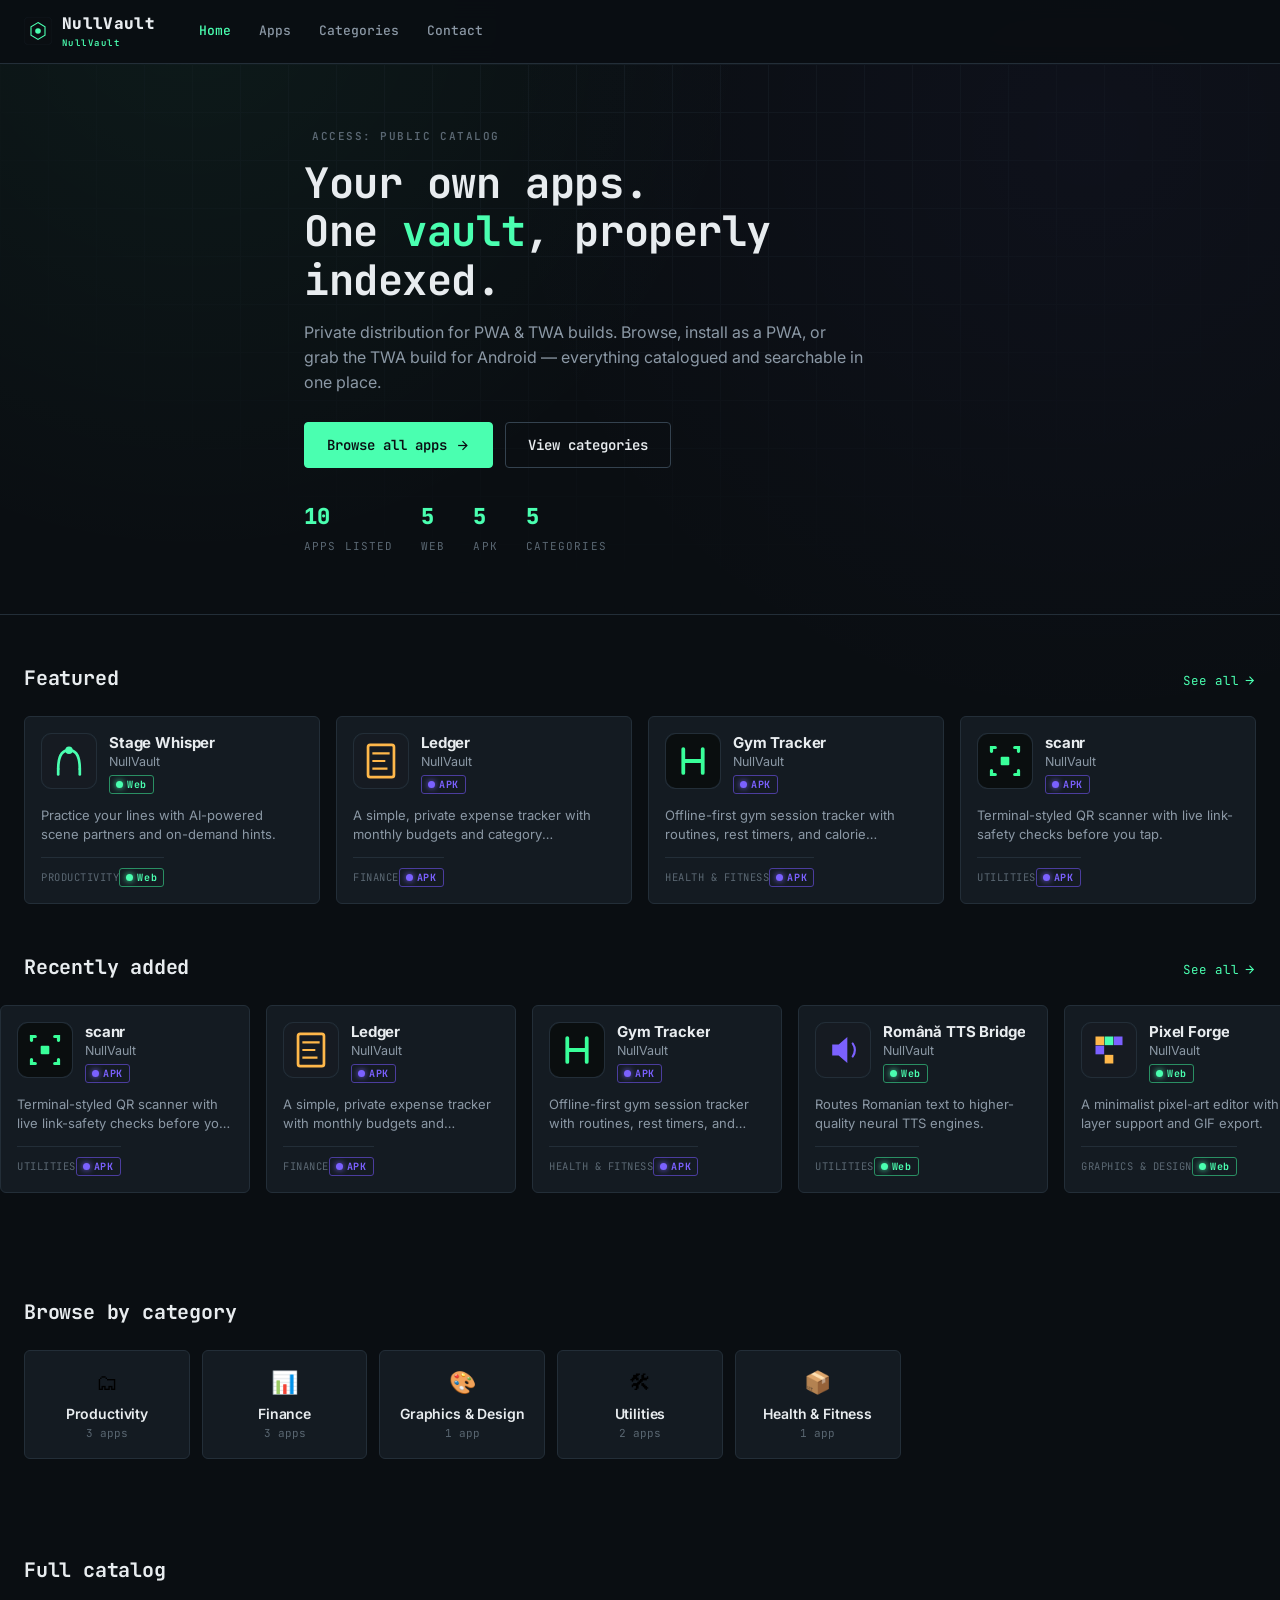
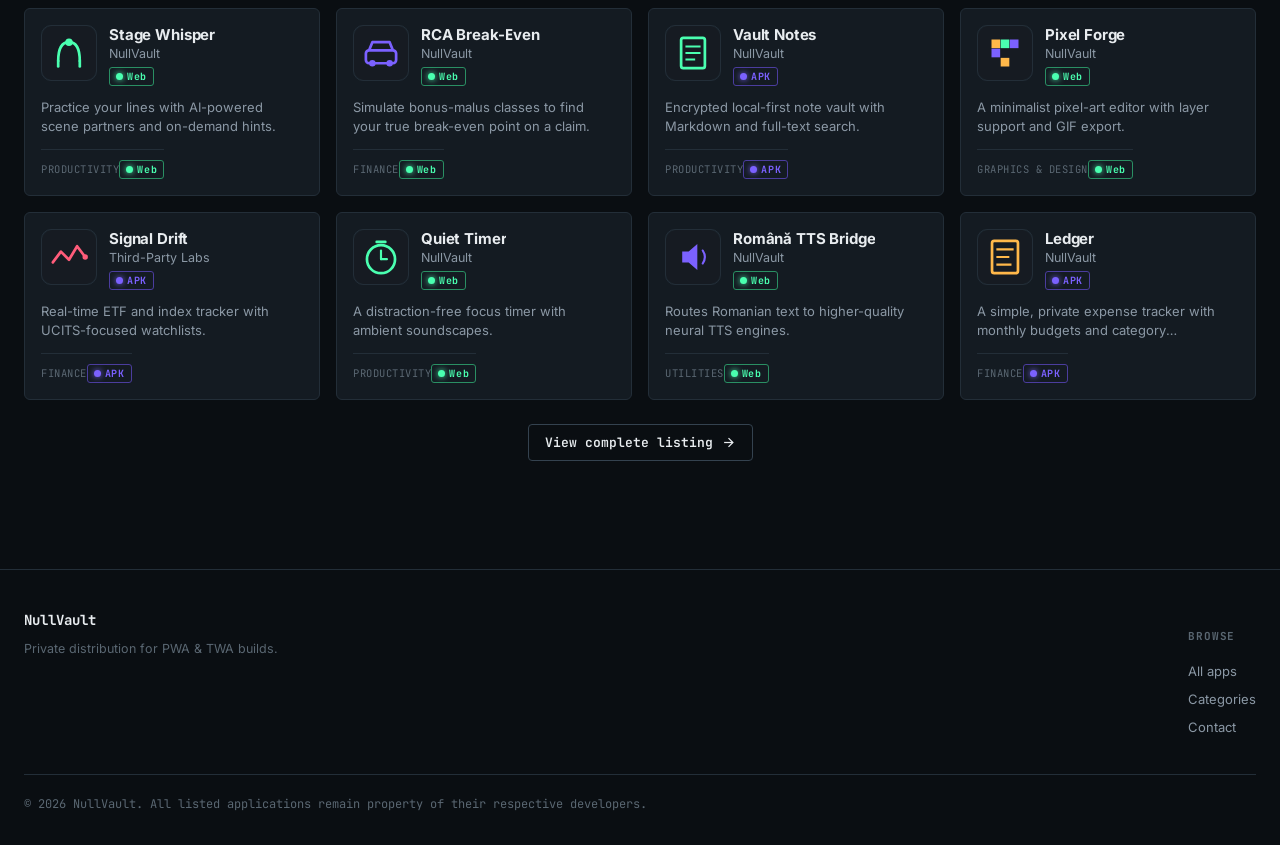
<file: index.html>
<!DOCTYPE html>
<html lang="en">
<head>
<meta charset="UTF-8">
<meta name="viewport" content="width=device-width, initial-scale=1.0, viewport-fit=cover">
<title>NullVault</title>
<meta name="description" content="A private distribution vault for PWA and TWA applications.">
<meta name="theme-color" content="#0A0E12">

<!-- ============================================================
     PWA MANIFEST + ICONS
     Real same-origin files that ship alongside index.html:
       manifest.json          — web app manifest
       icons/icon-*.png       — standard PWA icon sizes
       icons/icon-maskable-*.png — Android adaptive/maskable icons
       icons/apple-touch-icon.png, favicon-32.png, favicon-16.png
     Browsers are more consistent about installability with a real
     same-origin manifest file than a data: URI, so unlike the
     service worker discussion below, there's no reason to inline
     this — it's shipped as a plain file from the start.
     ============================================================ -->
<link rel="manifest" href="./manifest.json">

<link rel="icon" type="image/png" sizes="32x32" href="./icons/favicon-32.png">
<link rel="icon" type="image/png" sizes="16x16" href="./icons/favicon-16.png">
<link rel="apple-touch-icon" href="./icons/apple-touch-icon.png">

<link rel="preconnect" href="https://fonts.googleapis.com">
<link rel="preconnect" href="https://fonts.gstatic.com" crossorigin>
<link href="https://fonts.googleapis.com/css2?family=JetBrains+Mono:wght@400;500;600;700;800&family=Inter:wght@400;500;600;700&display=swap" rel="stylesheet">

<style>
/* ==================================================================
   NullVault — DESIGN SYSTEM
   Token system: vault-terminal aesthetic. Sharp edges, phosphor glow
   accents instead of soft drop shadows, monospace for structure,
   humanist sans for reading. No border-radius > 4px anywhere except
   the icon tiles and avatar circles.
   ================================================================== */

:root{
  /* --- Color --- */
  --bg:            #0A0E12;
  --bg-raised:     #10161C;
  --bg-panel:      #141B22;
  --bg-hover:      #1A232B;
  --border:        #232E38;
  --border-bright: #34424F;

  --text:          #E8ECEF;
  --text-dim:      #8B98A5;
  --text-faint:    #5A6772;

  --accent:        #4AFFB0;   /* PWA / primary phosphor green */
  --accent-dim:    #2A8F63;
  --accent-glow:   rgba(74,255,176,0.18);

  --violet:        #7B61FF;   /* TWA / secondary accent */
  --violet-dim:    #4B3D9E;
  --violet-glow:   rgba(123,97,255,0.18);

  --amber:         #FFB84A;   /* accent for badges/highlights */
  --amber-dim:     #8F6B2A;

  --danger:        #FF5C7A;
  --danger-glow:   rgba(255,92,122,0.15);

  /* --- Type --- */
  --font-mono: 'JetBrains Mono', ui-monospace, 'SF Mono', Menlo, monospace;
  --font-sans: 'Inter', -apple-system, BlinkMacSystemFont, sans-serif;

  /* --- Layout --- */
  --radius-sm: 3px;
  --radius-md: 4px;
  --radius-lg: 6px;
  --radius-icon: 10px;
  --header-h: 64px;
  --container: 1280px;
}

*,*::before,*::after{ box-sizing:border-box; }
html{ scroll-behavior:smooth; min-height:100%; overflow-x:hidden; overflow-anchor:none; }
body{ min-height:100%; max-width:100vw; }
body{
  margin:0;
  background:var(--bg);
  color:var(--text);
  font-family:var(--font-sans);
  font-size:15px;
  line-height:1.55;
  -webkit-font-smoothing:antialiased;
  background-image:
    radial-gradient(circle at 15% 0%, rgba(74,255,176,0.05), transparent 40%),
    radial-gradient(circle at 85% 15%, rgba(123,97,255,0.04), transparent 45%);
  background-attachment:fixed;
}

@media (prefers-reduced-motion: reduce){
  *{ animation-duration:0.01ms !important; animation-iteration-count:1 !important; transition-duration:0.01ms !important; scroll-behavior:auto !important; }
}

h1,h2,h3,h4{ font-family:var(--font-mono); font-weight:700; margin:0; letter-spacing:-0.01em; color:var(--text); }
p{ margin:0; }
a{ color:inherit; text-decoration:none; }
button{ font-family:inherit; }
img{ max-width:100%; display:block; }

::selection{ background:var(--accent-glow); color:var(--accent); }

/* Focus visibility — accessible, on-brand: a phosphor outline, not a browser default */
:focus-visible{
  outline:2px solid var(--accent);
  outline-offset:2px;
  border-radius:var(--radius-sm);
}

.container{ max-width:var(--container); margin:0 auto; padding:0 24px; }
@media (max-width:640px){ .container{ padding:0 16px; } }

.mono{ font-family:var(--font-mono); }
.visually-hidden{
  position:absolute; width:1px; height:1px; padding:0; margin:-1px;
  overflow:hidden; clip:rect(0,0,0,0); white-space:nowrap; border:0;
}
.skip-link{
  position:absolute; left:16px; top:-48px; z-index:1000;
  background:var(--accent); color:var(--bg); padding:10px 16px;
  font-family:var(--font-mono); font-weight:700; font-size:13px;
  border-radius:var(--radius-md); transition:top .15s ease;
}
.skip-link:focus{ top:16px; }

/* ---------- Eyebrow / status LED pattern (signature detail) ---------- */
.led{
  display:inline-block; width:7px; height:7px; border-radius:50%;
  box-shadow:0 0 6px currentColor;
}
.led.pwa{ background:var(--accent); color:var(--accent); }
.led.twa{ background:var(--violet); color:var(--violet); }

.eyebrow{
  font-family:var(--font-mono); font-size:11px; font-weight:600;
  letter-spacing:0.14em; text-transform:uppercase; color:var(--text-faint);
  display:flex; align-items:center; gap:8px;
}

/* ---------- Header ---------- */
.site-header{
  position:sticky; top:0; z-index:100;
  height:var(--header-h);
  background:rgba(10,14,18,0.85);
  backdrop-filter:blur(10px);
  -webkit-backdrop-filter:blur(10px);
  border-bottom:1px solid var(--border);
}
.site-header .container{
  height:100%; display:flex; align-items:center; gap:24px;
}
.brand{
  display:flex; align-items:center; gap:10px;
  font-family:var(--font-mono); font-weight:800; font-size:16px;
  letter-spacing:0.02em; color:var(--text); flex-shrink:0;
  white-space:nowrap;
}
.brand-mark{
  width:28px; height:28px; flex-shrink:0;
}
.brand small{
  display:block; font-size:9px; font-weight:600; color:var(--accent);
  letter-spacing:0.16em; margin-top:1px;
}

.main-nav{
  display:flex; align-items:center; gap:4px; margin-left:8px;
}
.main-nav a{
  font-family:var(--font-mono); font-size:13px; font-weight:500;
  color:var(--text-dim); padding:8px 12px; border-radius:var(--radius-md);
  transition:color .15s, background .15s;
}
.main-nav a:hover{ color:var(--text); background:var(--bg-hover); }
.main-nav a.active{ color:var(--accent); }

.header-spacer{ flex:1 1 auto; }

/* ----------------------------------------------------------------------
   Search bar — disabled for now (catalog is small enough that browsing
   the Apps page covers it). The .search-wrap rules are kept here,
   commented out, so re-enabling later is just uncommenting these plus
   restoring the <form class="search-wrap"> markup in renderHeader().
----------------------------------------------------------------------
.search-wrap{
  position:relative; flex:1 1 auto; max-width:360px; min-width:160px;
}
.search-wrap input{
  width:100%; background:var(--bg-panel); border:1px solid var(--border);
  color:var(--text); font-family:var(--font-sans); font-size:13.5px;
  padding:9px 12px 9px 34px; border-radius:var(--radius-md);
  transition:border-color .15s, background .15s;
}
.search-wrap input::placeholder{ color:var(--text-faint); }
.search-wrap input:hover{ border-color:var(--border-bright); }
.search-wrap input:focus{ outline:none; border-color:var(--accent); background:var(--bg-raised); }
.search-wrap svg{
  position:absolute; left:11px; top:50%; transform:translateY(-50%);
  width:14px; height:14px; color:var(--text-faint); pointer-events:none;
}
---------------------------------------------------------------------- */

.header-actions{ display:flex; align-items:center; gap:10px; flex-shrink:0; margin-left:16px; }

.btn{
  font-family:var(--font-mono); font-size:13px; font-weight:600;
  padding:9px 16px; border-radius:var(--radius-md); border:1px solid transparent;
  cursor:pointer; display:inline-flex; align-items:center; gap:8px;
  transition:transform .1s ease, box-shadow .15s ease, background .15s ease, border-color .15s ease;
  white-space:nowrap;
}
.btn:active{ transform:scale(0.97); }
.btn-primary{
  background:var(--accent); color:var(--bg); border-color:var(--accent);
}
.btn-primary:hover{ box-shadow:0 0 0 3px var(--accent-glow); }
.btn-secondary{
  background:transparent; color:var(--text); border-color:var(--border-bright);
}
.btn-secondary:hover{ background:var(--bg-hover); border-color:var(--accent-dim); }
.btn-violet{ background:var(--violet); color:#fff; border-color:var(--violet); }
.btn-violet:hover{ box-shadow:0 0 0 3px var(--violet-glow); }
.btn-ghost{
  background:transparent; color:var(--text-dim); border-color:transparent;
}
.btn-ghost:hover{ color:var(--text); background:var(--bg-hover); }
.btn-block{ width:100%; justify-content:center; }
.btn-lg{ padding:13px 22px; font-size:14px; }
.btn[disabled]{ opacity:0.45; cursor:not-allowed; }
.btn svg{ width:15px; height:15px; flex-shrink:0; }

/* ---------- Download-progress button (APK download) ---------- */
.btn-progress{
  position:relative; overflow:hidden; isolation:isolate;
}
.btn-progress-fill{
  position:absolute; inset:0; width:0%; z-index:0;
  background:rgba(255,255,255,0.22);
  transition:width .18s ease;
}
.btn-progress-label{
  position:relative; z-index:1; display:inline-flex; align-items:center; gap:8px;
}
.btn-progress[data-state="downloading"]{ cursor:progress; }
.btn-progress[data-state="downloading"] .btn-progress-label{ opacity:0.95; }
.btn-progress[data-state="ready"]{ background:var(--accent); border-color:var(--accent); color:var(--bg); }
.btn-progress[data-state="ready"]:hover{ box-shadow:0 0 0 3px var(--accent-glow); }
.btn-progress[data-state="error"]{ background:var(--danger); border-color:var(--danger); color:#fff; }

.mobile-menu-btn{ display:none; background:transparent; border:0; color:var(--text); padding:8px; cursor:pointer; }
.mobile-menu-btn svg{ width:22px; height:22px; }

/* Mobile nav drawer */
.mobile-drawer{
  display:none; position:fixed; inset:0; z-index:200;
}
.mobile-drawer.open{ display:block; }
.mobile-drawer-scrim{
  position:absolute; inset:0; background:rgba(0,0,0,0.6);
}
.mobile-drawer-panel{
  position:absolute; top:0; right:0; bottom:0; width:min(78vw,320px);
  background:var(--bg-raised); border-left:1px solid var(--border);
  padding:20px; display:flex; flex-direction:column; gap:4px;
  animation:slideIn .18s ease;
}
@keyframes slideIn{ from{ transform:translateX(100%); } to{ transform:translateX(0); } }
.mobile-drawer-panel a{
  font-family:var(--font-mono); font-size:15px; padding:14px 10px;
  border-bottom:1px solid var(--border); color:var(--text);
}
.mobile-drawer-close{
  align-self:flex-end; background:transparent; border:0; color:var(--text-dim);
  padding:8px; cursor:pointer; margin-bottom:8px;
}

@media (max-width:900px){
  .main-nav{ display:none; }
  .search-wrap{ display:none; }
  .mobile-menu-btn{ display:inline-flex; }
}
@media (max-width:640px){
  .brand span.brand-name-full{ display:none; }
}

/* ---------- Hero ---------- */
.hero{
  border-bottom:1px solid var(--border);
  padding:64px 0 56px;
  position:relative; overflow:hidden;
}
.hero::before{
  content:''; position:absolute; inset:0; pointer-events:none;
  background-image:
    linear-gradient(var(--border) 1px, transparent 1px),
    linear-gradient(90deg, var(--border) 1px, transparent 1px);
  background-size:48px 48px;
  mask-image:radial-gradient(ellipse 60% 100% at 50% 0%, black, transparent);
  opacity:0.35;
}
.hero-inner{ position:relative; max-width:720px; }
.hero h1{
  font-size:clamp(28px,4.5vw,42px); line-height:1.15; margin:14px 0 16px;
}
.hero h1 .accent-text{ color:var(--accent); }
.hero p.lead{
  font-family:var(--font-sans); color:var(--text-dim); font-size:16px;
  max-width:560px; margin-bottom:28px;
}
.hero-stats{ display:flex; gap:28px; margin-top:32px; flex-wrap:wrap; }
.hero-stat{ font-family:var(--font-mono); }
.hero-stat .n{ font-size:22px; font-weight:800; color:var(--accent); display:block; }
.hero-stat .l{ font-size:11px; color:var(--text-faint); text-transform:uppercase; letter-spacing:0.1em; }

/* ---------- Section headers ---------- */
.section{ padding:48px 0; }
.section-head{
  display:flex; align-items:baseline; justify-content:space-between;
  margin-bottom:22px; gap:16px; flex-wrap:wrap;
}
.section-head h2{ font-size:20px; }
.section-head .see-all{
  font-family:var(--font-mono); font-size:12.5px; color:var(--accent);
  display:flex; align-items:center; gap:4px; flex-shrink:0;
}
.section-head .see-all svg{ width:13px; height:13px; }
.section-head .see-all:hover{ text-decoration:underline; }

/* ---------- App card grid ---------- */
.app-grid{
  display:grid; grid-template-columns:repeat(auto-fill,minmax(260px,1fr));
  gap:16px;
}
.app-grid.rail{
  display:flex; overflow-x:auto; scroll-snap-type:x proximity;
  gap:16px; padding-bottom:8px; margin:0 -24px; padding-left:24px; padding-right:24px;
}
@media (max-width:640px){
  .app-grid.rail{ margin:0 -16px; padding-left:16px; padding-right:16px; }
}
.app-grid.rail .app-card{ min-width:250px; scroll-snap-align:start; }
.app-grid.rail::-webkit-scrollbar{ height:6px; }
.app-grid.rail::-webkit-scrollbar-thumb{ background:var(--border-bright); border-radius:3px; }

.app-card{
  background:var(--bg-panel); border:1px solid var(--border);
  border-radius:var(--radius-lg); padding:16px; cursor:pointer;
  display:flex; flex-direction:column; gap:12px;
  transition:border-color .15s ease, transform .12s ease, box-shadow .15s ease;
  position:relative; overflow:hidden;
  text-align:left;
}
.app-card::after{
  content:''; position:absolute; inset:0; pointer-events:none;
  background:linear-gradient(120deg, transparent 40%, rgba(74,255,176,0.06) 50%, transparent 60%);
  transform:translateX(-120%);
  transition:transform .5s ease;
}
.app-card:hover{
  border-color:var(--accent-dim); transform:translateY(-2px);
  box-shadow:0 8px 24px -12px rgba(0,0,0,0.5);
}
.app-card:hover::after{ transform:translateX(120%); }
.app-card:focus-visible{ border-color:var(--accent); }

.app-card-top{ display:flex; gap:12px; align-items:flex-start; }
.app-icon{
  width:56px; height:56px; border-radius:var(--radius-icon); flex-shrink:0;
  object-fit:cover; background:var(--bg-hover); border:1px solid var(--border);
}
.app-card-meta{ min-width:0; flex:1; }
.app-card-meta h3{
  font-family:var(--font-sans); font-size:15px; font-weight:700; color:var(--text);
  white-space:nowrap; overflow:hidden; text-overflow:ellipsis;
}
.app-card-dev{
  font-size:12.5px; color:var(--text-dim); white-space:nowrap; overflow:hidden;
  text-overflow:ellipsis; margin-top:2px;
}
.app-card-badges{ display:flex; align-items:center; gap:6px; margin-top:6px; }
.type-badge{
  font-family:var(--font-mono); font-size:10px; font-weight:700; letter-spacing:0.06em;
  padding:2px 6px; border-radius:var(--radius-sm); display:inline-flex; align-items:center; gap:4px;
  border:1px solid var(--border-bright);
}
.type-badge.pwa{ color:var(--accent); border-color:var(--accent-dim); }
.type-badge.twa{ color:var(--violet); border-color:var(--violet-dim); }

.app-card-desc{
  font-size:13px; color:var(--text-dim); line-height:1.5;
  display:-webkit-box; -webkit-line-clamp:2; -webkit-box-orient:vertical; overflow:hidden;
  flex:1;
}
.app-card-bottom{
  display:flex; align-items:center; justify-content:space-between;
  padding-top:10px; border-top:1px solid var(--border);
}
.category-chip{
  font-family:var(--font-mono); font-size:10.5px; color:var(--text-faint);
  text-transform:uppercase; letter-spacing:0.05em;
}

.featured-card{
  grid-column:span 1;
}

/* ---------- Filter bar ---------- */
.filter-bar{
  display:flex; align-items:center; gap:10px; flex-wrap:wrap;
  padding:14px 0; margin-bottom:8px; border-bottom:1px solid var(--border);
}
.filter-bar select{
  background:var(--bg-panel); color:var(--text); border:1px solid var(--border);
  font-family:var(--font-mono); font-size:12.5px; padding:8px 10px;
  border-radius:var(--radius-md); cursor:pointer;
}
.filter-bar select:hover{ border-color:var(--border-bright); }
.filter-bar select:focus{ outline:none; border-color:var(--accent); }
.filter-chip-group{ display:flex; gap:6px; }
.filter-chip{
  font-family:var(--font-mono); font-size:12px; font-weight:600;
  padding:7px 12px; border-radius:999px; border:1px solid var(--border);
  background:transparent; color:var(--text-dim); cursor:pointer;
  transition:all .15s ease;
}
.filter-chip:hover{ border-color:var(--border-bright); color:var(--text); }
.filter-chip.active{ background:var(--accent-glow); border-color:var(--accent); color:var(--accent); }
.filter-bar .result-count{
  margin-left:auto; font-family:var(--font-mono); font-size:12px; color:var(--text-faint);
}

/* ---------- Category tiles ---------- */
.cat-grid{
  display:grid; grid-template-columns:repeat(auto-fill,minmax(160px,1fr)); gap:12px;
}
.cat-tile{
  background:var(--bg-panel); border:1px solid var(--border); border-radius:var(--radius-lg);
  padding:18px; cursor:pointer; transition:border-color .15s, transform .12s;
}
.cat-tile:hover{ border-color:var(--accent-dim); transform:translateY(-2px); }
.cat-tile .cat-icon{ font-size:22px; margin-bottom:10px; display:block; }
.cat-tile h4{ font-family:var(--font-sans); font-size:14px; font-weight:600; }
.cat-tile .cat-count{ font-family:var(--font-mono); font-size:11px; color:var(--text-faint); margin-top:4px; }

/* ---------- Skeletons ---------- */
.skeleton{
  background:linear-gradient(90deg, var(--bg-panel) 25%, var(--bg-hover) 37%, var(--bg-panel) 63%);
  background-size:400% 100%; animation:shimmer 1.4s ease infinite; border-radius:var(--radius-md);
}
@keyframes shimmer{ 0%{ background-position:100% 0; } 100%{ background-position:0 0; } }
.skel-card{ height:172px; }

/* ---------- Empty / error state ---------- */
.state-block{
  text-align:center; padding:64px 20px; color:var(--text-dim);
}
.state-block .state-icon{ font-size:36px; margin-bottom:16px; opacity:0.6; }
.state-block h3{ font-family:var(--font-sans); font-size:16px; color:var(--text); margin-bottom:6px; }
.state-block p{ font-size:13.5px; max-width:360px; margin:0 auto; }

/* ---------- App detail page ---------- */
.app-detail-header{
  display:flex; gap:24px; padding:40px 0 32px; border-bottom:1px solid var(--border);
  flex-wrap:wrap;
}
.app-detail-icon{
  width:120px; height:120px; border-radius:22px; flex-shrink:0;
  border:1px solid var(--border-bright); object-fit:cover; background:var(--bg-panel);
}
.app-detail-info{ flex:1; min-width:240px; }
.app-detail-info h1{ font-family:var(--font-sans); font-size:26px; margin-bottom:4px; }
.app-detail-dev{ color:var(--text-dim); font-size:14px; margin-bottom:12px; }
.app-detail-meta-row{
  display:flex; align-items:center; gap:16px; flex-wrap:wrap; margin-bottom:16px;
}
.app-detail-actions{ display:flex; gap:10px; flex-wrap:wrap; }

.stat-strip{
  display:grid; grid-template-columns:repeat(auto-fit,minmax(110px,1fr));
  gap:1px; background:var(--border); border:1px solid var(--border);
  border-radius:var(--radius-lg); overflow:hidden; margin:28px 0;
}
.stat-cell{ background:var(--bg-panel); padding:14px 16px; }
.stat-cell .l{ font-family:var(--font-mono); font-size:10px; color:var(--text-faint); text-transform:uppercase; letter-spacing:0.08em; margin-bottom:6px; }
.stat-cell .v{ font-family:var(--font-sans); font-size:14px; font-weight:600; color:var(--text); }

.detail-section{ margin:32px 0; }
.detail-section h2{ font-size:15px; margin-bottom:14px; color:var(--text); }
.detail-section .body-text{ color:var(--text-dim); font-size:14.5px; line-height:1.7; white-space:pre-line; }

.screenshot-rail{
  display:flex; gap:14px; overflow-x:auto; padding-bottom:10px; scroll-snap-type:x proximity;
}
.screenshot-rail img{
  height:340px; width:auto; aspect-ratio:9/16; border-radius:var(--radius-lg); border:1px solid var(--border);
  flex-shrink:0; scroll-snap-align:start; background:var(--bg-panel); object-fit:cover;
}
@media (max-width:640px){ .screenshot-rail img{ height:220px; } }

.feature-list{ list-style:none; padding:0; margin:0; display:grid; grid-template-columns:repeat(auto-fill,minmax(220px,1fr)); gap:10px; }
.feature-list li{
  display:flex; gap:10px; align-items:flex-start; font-size:13.5px; color:var(--text-dim);
}
.feature-list svg{ width:15px; height:15px; color:var(--accent); flex-shrink:0; margin-top:2px; }

.platform-list{ display:flex; gap:8px; flex-wrap:wrap; }
.platform-chip{
  font-family:var(--font-mono); font-size:12px; padding:6px 12px; border-radius:999px;
  border:1px solid var(--border-bright); color:var(--text-dim);
}

/* ---------- Toasts ---------- */
.toast-stack{
  position:fixed; bottom:20px; right:20px; z-index:1000;
  display:flex; flex-direction:column; gap:10px; max-width:min(90vw,340px);
}
.toast{
  background:var(--bg-raised); border:1px solid var(--border-bright); border-left:3px solid var(--accent);
  border-radius:var(--radius-md); padding:12px 14px; font-size:13px; color:var(--text);
  box-shadow:0 10px 30px -10px rgba(0,0,0,0.6);
  animation:toastIn .2s ease;
  display:flex; align-items:flex-start; gap:10px;
}
.toast.error{ border-left-color:var(--danger); }
.toast.info{ border-left-color:var(--violet); }
@keyframes toastIn{ from{ opacity:0; transform:translateY(8px); } to{ opacity:1; transform:translateY(0); } }
.toast button{ background:transparent; border:0; color:var(--text-faint); cursor:pointer; margin-left:auto; padding:0; line-height:1; flex-shrink:0; }

/* ---------- Modal ---------- */
.modal-scrim{
  position:fixed; inset:0; background:rgba(0,0,0,0.65); z-index:300;
  display:flex; align-items:center; justify-content:center; padding:20px;
  animation:fadeIn .15s ease;
}
@keyframes fadeIn{ from{ opacity:0; } to{ opacity:1; } }
.modal-box{
  background:var(--bg-raised); border:1px solid var(--border-bright); border-radius:var(--radius-lg);
  max-width:420px; width:100%; padding:26px; animation:modalIn .18s ease;
}
@keyframes modalIn{ from{ opacity:0; transform:scale(0.96) translateY(8px); } to{ opacity:1; transform:scale(1) translateY(0); } }
.modal-box h3{ font-size:17px; margin-bottom:10px; font-family:var(--font-sans); }
.modal-box p{ color:var(--text-dim); font-size:13.5px; margin-bottom:20px; }
.modal-actions{ display:flex; gap:10px; justify-content:flex-end; }

/* ---------- Forms ---------- */
.form-group{ margin-bottom:16px; }
.form-group label{
  display:block; font-family:var(--font-mono); font-size:12px; color:var(--text-dim);
  margin-bottom:6px; text-transform:uppercase; letter-spacing:0.05em;
}
.form-group input, .form-group textarea{
  width:100%; background:var(--bg-panel); border:1px solid var(--border);
  color:var(--text); font-family:var(--font-sans); font-size:14px;
  padding:11px 13px; border-radius:var(--radius-md); transition:border-color .15s;
}
.form-group input:hover, .form-group textarea:hover{ border-color:var(--border-bright); }
.form-group input:focus, .form-group textarea:focus{ outline:none; border-color:var(--accent); }
.form-group textarea{ resize:vertical; min-height:120px; }
.form-error{ color:var(--danger); font-size:12px; margin-top:6px; font-family:var(--font-mono); }
.form-group.has-error input, .form-group.has-error textarea{ border-color:var(--danger); }
.form-success-box{
  background:var(--accent-glow); border:1px solid var(--accent-dim); border-radius:var(--radius-lg);
  padding:24px; text-align:center;
}
.form-success-box svg{ width:32px; height:32px; color:var(--accent); margin-bottom:10px; }

/* ---------- Install banner (beforeinstallprompt for the store PWA itself) ---------- */
.install-banner{
  display:none; align-items:center; gap:12px; background:var(--bg-panel);
  border:1px solid var(--accent-dim); border-radius:var(--radius-lg);
  padding:12px 16px; margin:16px 0;
}
.install-banner.show{ display:flex; }
.install-banner p{ flex:1; font-size:13px; color:var(--text-dim); }
.install-banner .close-install{ background:transparent; border:0; color:var(--text-faint); cursor:pointer; }

/* ---------- Footer ---------- */
.site-footer{
  border-top:1px solid var(--border); padding:40px 0 32px; margin-top:60px;
}
.footer-grid{ display:flex; justify-content:space-between; gap:24px; flex-wrap:wrap; }
.footer-brand{ font-family:var(--font-mono); font-weight:700; font-size:14px; margin-bottom:8px; }
.footer-tag{ color:var(--text-faint); font-size:12.5px; max-width:280px; }
.footer-links{ display:flex; gap:28px; flex-wrap:wrap; }
.footer-col h5{ font-family:var(--font-mono); font-size:11px; text-transform:uppercase; letter-spacing:0.08em; color:var(--text-faint); margin-bottom:12px; }
.footer-col a{ display:block; font-size:13px; color:var(--text-dim); padding:4px 0; }
.footer-col a:hover{ color:var(--accent); }
.footer-bottom{ margin-top:32px; padding-top:20px; border-top:1px solid var(--border); font-size:12px; color:var(--text-faint); font-family:var(--font-mono); }

/* ---------- Utility: page transition ---------- */
.page-enter{ animation:pageIn .22s ease; }
@keyframes pageIn{ from{ opacity:0; transform:translateY(6px); } to{ opacity:1; transform:translateY(0); } }

/* ---------- Back link ---------- */
.back-link{
  display:inline-flex; align-items:center; gap:6px; font-family:var(--font-mono);
  font-size:12.5px; color:var(--text-dim); margin:20px 0 0; padding:6px 0;
  background:transparent; border:0; cursor:pointer; text-align:left;
  -webkit-appearance:none; appearance:none;
}
.back-link:hover{ color:var(--accent); }
.back-link:focus-visible{ outline:2px solid var(--accent); outline-offset:2px; border-radius:var(--radius-sm); }
.back-link svg{ width:14px; height:14px; }
</style>
</head>
<body>
<a href="#main" class="skip-link">Skip to content</a>

<div id="app-root"></div>
<div class="toast-stack" id="toast-stack" aria-live="polite"></div>

<script type="module">
/* ====================================================================
   ██╗   ██╗ █████╗ ██╗   ██╗██╗  ████████╗
   ██║   ██║██╔══██╗██║   ██║██║  ╚══██╔══╝
   ██║   ██║███████║██║   ██║██║     ██║
   ╚██╗ ██╔╝██╔══██║██║   ██║██║     ██║
    ╚████╔╝ ██║  ██║╚██████╔╝███████╗██║
     ╚═══╝  ╚═╝  ╚═╝ ╚═════╝ ╚══════╝╚═╝

   =====================  CONFIGURATION  =============================
   NullVault reads its configuration from two plain JSON files that sit
   next to index.html, so you can edit the store WITHOUT touching any
   code:

     settings.json   -> store branding, contact endpoint
     app-list.json   -> the entire app catalog (add/remove apps here)

   Both are loaded by loadConfiguration() below, at boot, over fetch().
   If either file is missing or fails to load (for example if you open
   index.html directly via file:// without a local server, where fetch
   of local files is blocked by the browser), NullVault falls back to
   the small built-in defaults defined right here, so the app never
   breaks — it just won't reflect your edits until served over http(s).
   ==================================================================== */

// Fallback used only if settings.json can't be fetched.
let STORE_CONFIG = {
  name: "NullVault",
  tagline: "Private distribution for PWA & TWA builds",
  logoInitial: "V",
  contactEndpoint: null,
  contactEndpointExtraFields: {},
};

// Fallback used only if app-list.json can't be fetched — kept small on
// purpose since the real catalog now lives in app-list.json.
let APP_CATALOG = [
  {
    id: "stage-whisper",
    name: "Stage Whisper",
    icon: "data:image/svg+xml,%3Csvg xmlns='http://www.w3.org/2000/svg' viewBox='0 0 100 100'%3E%3Crect width='100' height='100' rx='20' fill='%23161b22'/%3E%3Cpath d='M30 65 Q30 30 50 30 Q70 30 70 65' fill='none' stroke='%234AFFB0' stroke-width='5' stroke-linecap='round'/%3E%3Ccircle cx='50' cy='30' r='7' fill='%234AFFB0'/%3E%3Cline x1='30' y1='65' x2='30' y2='75' stroke='%234AFFB0' stroke-width='5' stroke-linecap='round'/%3E%3Cline x1='70' y1='65' x2='70' y2='75' stroke='%234AFFB0' stroke-width='5' stroke-linecap='round'/%3E%3C/svg%3E",
    developer: "NullVault",
    shortDescription: "Practice your lines with AI-powered scene partners and on-demand hints.",
    fullDescription: "Stage Whisper turns your phone into a rehearsal partner. Load a script, assign roles, and run scenes with natural-sounding AI voices reading opposite you. On-demand hints surface your next line only when you ask for it, scene transition banners keep you oriented in long rehearsals, and everything syncs across devices so you can pick up backstage exactly where you left off at home.",
    version: "2.4.1",
    category: "Productivity",
    tags: ["theatre", "acting", "scripts", "rehearsal", "voice"],
    screenshots: [
      "https://images.unsplash.com/photo-1503095396549-807759245b35?w=800&q=80",
      "https://images.unsplash.com/photo-1524712245354-2c4e5e7121c0?w=800&q=80",
      "https://images.unsplash.com/photo-1516307365426-bea591f05011?w=800&q=80",
    ],
    downloadUrl: "https://stagewhisper.nullvault.eu",
    type: "PWA",
    appUrl: "https://stagewhisper.nullvault.eu",
    rating: 4.8,
    ratingCount: 214,
    releaseDate: "2025-02-11",
    lastUpdated: "2026-08-02",
    platforms: ["Web", "Android", "iOS", "Desktop"],
    features: [
      "Multi-provider AI voices (Google AI Studio + more)",
      "On-demand line hints, not spoiler overlays",
      "Scene transition banners for long scripts",
      "Offline rehearsal mode",
      "Cross-device sync with conflict resolution",
    ],
    featured: true,
  },
];

/* ====================================================================
   CONFIGURATION LOADER
   Fetches settings.json and app-list.json and merges them over the
   built-in fallback defaults above. Called once at boot, before the
   first render(), so the page always shows real content on the first
   paint — never a loading spinner for the whole app shell.
   ==================================================================== */
async function loadConfiguration(){
  await Promise.all([loadSettings(), loadAppList()]);
}

async function loadSettings(){
  try{
    const res = await fetch("./settings.json", { cache: "no-cache" });
    if(!res.ok) throw new Error(`settings.json responded ${res.status}`);
    const settings = await res.json();

    if(settings.store){
      STORE_CONFIG = {
        name: settings.store.name ?? STORE_CONFIG.name,
        tagline: settings.store.tagline ?? STORE_CONFIG.tagline,
        logoInitial: settings.store.logoInitial ?? STORE_CONFIG.logoInitial,
        contactEndpoint: settings.contact?.endpoint ?? null,
        contactEndpointExtraFields: settings.contact?.extraFields
          ? Object.fromEntries(Object.entries(settings.contact.extraFields).filter(([k]) => k !== "_comment" && settings.contact.extraFields[k]))
          : {},
      };
    }
  } catch(e){
    // settings.json missing, malformed, or unreachable (e.g. opened via
    // file:// where fetch of local files is blocked). Built-in defaults
    // defined earlier in this file remain in effect.
    console.warn("[VAULT] Could not load settings.json, using built-in defaults:", e.message);
  }
}

async function loadAppList(){
  try{
    const res = await fetch("./app-list.json", { cache: "no-cache" });
    if(!res.ok) throw new Error(`app-list.json responded ${res.status}`);
    const apps = await res.json();
    if(Array.isArray(apps) && apps.length > 0){
      APP_CATALOG = apps;
    }
  } catch(e){
    console.warn("[VAULT] Could not load app-list.json, using built-in fallback catalog:", e.message);
  }
}

/* ====================================================================
   GLOBAL STATE
   ==================================================================== */
const state = {
  route: { name: "home", params: {} },
  search: "",
  filters: { category: "all", type: "all" },
  sort: "featured",
  deferredInstallPrompt: null,
  mobileNavOpen: false,
};

/* ====================================================================
   ICONS (inline SVG strings — no icon library dependency)
   ==================================================================== */
const ICON = {
  search: `<svg viewBox="0 0 24 24" fill="none" stroke="currentColor" stroke-width="2"><circle cx="11" cy="11" r="7"/><line x1="21" y1="21" x2="16.65" y2="16.65"/></svg>`,
  arrowRight: `<svg viewBox="0 0 24 24" fill="none" stroke="currentColor" stroke-width="2"><line x1="5" y1="12" x2="19" y2="12"/><polyline points="12 5 19 12 12 19"/></svg>`,
  chevronLeft: `<svg viewBox="0 0 24 24" fill="none" stroke="currentColor" stroke-width="2"><polyline points="15 18 9 12 15 6"/></svg>`,
  menu: `<svg viewBox="0 0 24 24" fill="none" stroke="currentColor" stroke-width="2"><line x1="4" y1="7" x2="20" y2="7"/><line x1="4" y1="12" x2="20" y2="12"/><line x1="4" y1="17" x2="20" y2="17"/></svg>`,
  close: `<svg viewBox="0 0 24 24" fill="none" stroke="currentColor" stroke-width="2"><line x1="6" y1="6" x2="18" y2="18"/><line x1="18" y1="6" x2="6" y2="18"/></svg>`,
  download: `<svg viewBox="0 0 24 24" fill="none" stroke="currentColor" stroke-width="2"><path d="M21 15v4a2 2 0 0 1-2 2H5a2 2 0 0 1-2-2v-4"/><polyline points="7 10 12 15 17 10"/><line x1="12" y1="15" x2="12" y2="3"/></svg>`,
  external: `<svg viewBox="0 0 24 24" fill="none" stroke="currentColor" stroke-width="2"><path d="M18 13v6a2 2 0 0 1-2 2H5a2 2 0 0 1-2-2V8a2 2 0 0 1 2-2h6"/><polyline points="15 3 21 3 21 9"/><line x1="10" y1="14" x2="21" y2="3"/></svg>`,
  check: `<svg viewBox="0 0 24 24" fill="none" stroke="currentColor" stroke-width="2"><polyline points="20 6 9 17 4 12"/></svg>`,
  checkCircle: `<svg viewBox="0 0 24 24" fill="none" stroke="currentColor" stroke-width="2"><path d="M22 11.08V12a10 10 0 1 1-5.93-9.14"/><polyline points="22 4 12 14.01 9 11.01"/></svg>`,
  vault: `<svg viewBox="0 0 24 24" fill="none" stroke="currentColor" stroke-width="1.6"><circle cx="12" cy="12" r="9"/><circle cx="12" cy="12" r="3"/><line x1="12" y1="3" x2="12" y2="7"/><line x1="12" y1="17" x2="12" y2="21"/><line x1="3" y1="12" x2="7" y2="12"/><line x1="17" y1="12" x2="21" y2="12"/></svg>`,
  info: `<svg viewBox="0 0 24 24" fill="none" stroke="currentColor" stroke-width="2"><circle cx="12" cy="12" r="10"/><line x1="12" y1="16" x2="12" y2="12"/><line x1="12" y1="8" x2="12.01" y2="8"/></svg>`,
};
function icon(name, cls=""){ return `<span class="icon ${cls}" style="display:inline-flex">${ICON[name]||""}</span>`; }

/* ====================================================================
   UTILITIES
   ==================================================================== */
function escapeHtml(str){
  return String(str ?? "").replace(/[&<>"']/g, c => ({"&":"&amp;","<":"&lt;",">":"&gt;",'"':"&quot;","'":"&#39;"}[c]));
}
function formatDate(iso){
  try{
    return new Date(iso + "T00:00:00").toLocaleDateString(undefined, { year:"numeric", month:"short", day:"numeric" });
  } catch { return iso; }
}
// The catalog data still uses "PWA"/"TWA" internally (matches app-list.json
// and keeps filter/sort logic simple), but most people don't know those
// acronyms. This maps the data value to the plain-language label shown
// anywhere in the UI. Change the labels here if you'd like different
// wording — nothing else needs to change.
function typeLabel(type){
  return type === "PWA" ? "Web" : type === "TWA" ? "APK" : type;
}
function debounce(fn, ms){
  let t; return (...args) => { clearTimeout(t); t = setTimeout(() => fn(...args), ms); };
}
function showToast(message, type="success", timeout=4200){
  const stack = document.getElementById("toast-stack");
  const el = document.createElement("div");
  el.className = `toast ${type}`;
  const iconName = type === "error" ? "info" : type === "info" ? "info" : "checkCircle";
  el.innerHTML = `${icon(iconName)}<span>${escapeHtml(message)}</span><button aria-label="Dismiss">${ICON.close}</button>`;
  el.querySelector("button").addEventListener("click", () => el.remove());
  stack.appendChild(el);
  setTimeout(() => el.remove(), timeout);
}
function categories(){
  const set = new Map();
  APP_CATALOG.forEach(a => set.set(a.category, (set.get(a.category)||0)+1));
  return [...set.entries()].map(([name,count]) => ({name,count}));
}
const CATEGORY_ICONS = {
  "Productivity": "🗂", "Finance": "📊", "Graphics & Design": "🎨", "Utilities": "🛠",
};

/* ====================================================================
   ROUTER
   Hash-based client-side routing. No framework, no reload.
   Routes: #/  #/apps  #/categories  #/app/{id}  #/contact
   ==================================================================== */
function parseHash(){
  const hash = location.hash.replace(/^#\/?/, "");
  const [path, queryStr] = hash.split("?");
  const parts = path.split("/").filter(Boolean);
  const query = new URLSearchParams(queryStr || "");

  if(parts.length === 0) return { name:"home", params:{}, query };
  if(parts[0] === "apps") return { name:"apps", params:{}, query };
  if(parts[0] === "categories" && !parts[1]) return { name:"categories", params:{}, query };
  if(parts[0] === "categories" && parts[1]) return { name:"apps", params:{}, query: new URLSearchParams([...query, ["category", decodeURIComponent(parts[1])]]) };
  if(parts[0] === "app" && parts[1]) return { name:"app-detail", params:{ id: decodeURIComponent(parts[1]) }, query };
  if(parts[0] === "contact") return { name:"contact", params:{}, query };
  return { name:"not-found", params:{}, query };
}
function navigate(path){
  if(location.hash === "#" + path) {
    render();
    window.scrollTo({ top: 0, left: 0 });
    return;
  }
  location.hash = path;
}
window.addEventListener("hashchange", () => {
  state.route = parseHash();
  render();
  window.scrollTo({ top: 0, left: 0 });
});

/* ====================================================================
   FILTER / SEARCH / SORT
   ==================================================================== */
function matchesSearch(app, q){
  if(!q) return true;
  const hay = [app.name, app.developer, app.category, app.shortDescription, typeLabel(app.type), ...(app.tags||[])].join(" ").toLowerCase();
  return hay.includes(q.toLowerCase());
}
function getFilteredApps(){
  const { search, filters, sort } = state;
  let list = APP_CATALOG.filter(app => {
    if(!matchesSearch(app, search)) return false;
    if(filters.category !== "all" && app.category !== filters.category) return false;
    if(filters.type !== "all" && app.type !== filters.type) return false;
    return true;
  });
  switch(sort){
    case "newest": list.sort((a,b) => new Date(b.releaseDate) - new Date(a.releaseDate)); break;
    case "name": list.sort((a,b) => a.name.localeCompare(b.name)); break;
    case "featured":
    default: list.sort((a,b) => (b.featured?1:0) - (a.featured?1:0)); break;
  }
  return list;
}

/* ====================================================================
   RENDER ENGINE
   Each page render function returns an HTML string. render() swaps
   #app-root's content and re-binds event listeners for that page only
   — no virtual DOM, but scoped enough to stay maintainable in one file.
   ==================================================================== */
const root = document.getElementById("app-root");

function layout(pageHtml){
  return `
    ${renderHeader()}
    <main id="main" class="page-enter">${pageHtml}</main>
    ${renderFooter()}
    ${renderMobileDrawer()}
  `;
}

function renderHeader(){
  const r = state.route.name;
  const navLink = (path, label, routeName) =>
    `<a href="#${path}" class="${r===routeName ? "active" : ""}">${label}</a>`;

  return `
  <header class="site-header">
    <div class="container">
      <a href="#/" class="brand">
        <svg class="brand-mark" viewBox="0 0 100 100"><rect width="100" height="100" rx="18" fill="#0A0E12" stroke="#232E38"/><path d="M50 20 L75 35 L75 65 L50 80 L25 65 L25 35 Z" fill="none" stroke="#4AFFB0" stroke-width="4"/><circle cx="50" cy="50" r="10" fill="#4AFFB0"/></svg>
        <span>
          <span class="brand-name-full">${escapeHtml(STORE_CONFIG.name)}</span>
          <small>NullVault</small>
        </span>
      </a>
      <nav class="main-nav" aria-label="Primary">
        ${navLink("/", "Home", "home")}
        ${navLink("/apps", "Apps", "apps")}
        ${navLink("/categories", "Categories", "categories")}
        ${navLink("/contact", "Contact", "contact")}
      </nav>
      <div class="header-spacer"></div>
      <div class="header-actions">
        <button class="mobile-menu-btn" id="mobile-menu-toggle" aria-label="Open menu">${ICON.menu}</button>
      </div>
    </div>
  </header>`;
}

function renderMobileDrawer(){
  const r = state.route.name;
  return `
  <div class="mobile-drawer ${state.mobileNavOpen ? "open":""}" id="mobile-drawer">
    <div class="mobile-drawer-scrim" id="mobile-drawer-scrim"></div>
    <div class="mobile-drawer-panel">
      <button class="mobile-drawer-close" id="mobile-drawer-close" aria-label="Close menu">${ICON.close}</button>
      <a href="#/" class="${r==="home"?"active":""}" style="color:${r==="home"?"var(--accent)":""}">Home</a>
      <a href="#/apps" class="${r==="apps"?"active":""}" style="color:${r==="apps"?"var(--accent)":""}">Apps</a>
      <a href="#/categories" class="${r==="categories"?"active":""}" style="color:${r==="categories"?"var(--accent)":""}">Categories</a>
      <a href="#/contact" class="${r==="contact"?"active":""}" style="color:${r==="contact"?"var(--accent)":""}">Contact</a>
    </div>
  </div>`;
}

function renderFooter(){
  return `
  <footer class="site-footer">
    <div class="container">
      <div class="footer-grid">
        <div>
          <div class="footer-brand mono">${escapeHtml(STORE_CONFIG.name)}</div>
          <p class="footer-tag">${escapeHtml(STORE_CONFIG.tagline)}.</p>
        </div>
        <div class="footer-links">
          <div class="footer-col">
            <h5>Browse</h5>
            <a href="#/apps">All apps</a>
            <a href="#/categories">Categories</a>
            <a href="#/contact">Contact</a>
          </div>
        </div>
      </div>
      <div class="footer-bottom">© ${new Date().getFullYear()} ${escapeHtml(STORE_CONFIG.name)}. All listed applications remain property of their respective developers.</div>
    </div>
  </footer>`;
}

/* ---------- App card ---------- */
function appCard(app){
  return `
  <button class="app-card" data-nav="/app/${encodeURIComponent(app.id)}" aria-label="View ${escapeHtml(app.name)}">
    <div class="app-card-top">
      <img class="app-icon" src="${app.icon}" alt="" loading="lazy">
      <div class="app-card-meta">
        <h3>${escapeHtml(app.name)}</h3>
        <div class="app-card-dev">${escapeHtml(app.developer)}</div>
        <div class="app-card-badges">
          <span class="type-badge ${app.type.toLowerCase()}"><span class="led ${app.type.toLowerCase()}"></span>${typeLabel(app.type)}</span>
        </div>
      </div>
    </div>
    <p class="app-card-desc">${escapeHtml(app.shortDescription)}</p>
    <div class="app-card-bottom">
      <span class="category-chip">${escapeHtml(app.category)}</span>
      <span class="type-badge ${app.type.toLowerCase()}" style="margin-left:auto;"><span class="led ${app.type.toLowerCase()}"></span>${typeLabel(app.type)}</span>
    </div>
  </button>`;
}
function appCardSkeleton(){
  return `<div class="app-card skel-card skeleton"></div>`;
}
function emptyState(title, body, icon_="search"){
  return `<div class="state-block">
    <div class="state-icon">${ICON[icon_] ? `<span style="display:inline-flex;width:36px;height:36px;color:var(--text-faint)">${ICON[icon_]}</span>` : "◇"}</div>
    <h3>${escapeHtml(title)}</h3>
    <p>${escapeHtml(body)}</p>
  </div>`;
}

/* ---------- HOME PAGE ---------- */
function pageHome(){
  const featured = APP_CATALOG.filter(a => a.featured);
  const recent = [...APP_CATALOG].sort((a,b)=>new Date(b.releaseDate)-new Date(a.releaseDate)).slice(0,6);
  const cats = categories();

  return `
  <section class="hero">
    <div class="container hero-inner">
      <div class="eyebrow">${icon("vault")} ACCESS: PUBLIC CATALOG</div>
      <h1>Your own apps.<br>One <span class="accent-text">vault</span>, properly indexed.</h1>
      <p class="lead">${escapeHtml(STORE_CONFIG.tagline)}. Browse, install as a PWA, or grab the TWA build for Android — everything catalogued and searchable in one place.</p>
      <div style="display:flex;gap:12px;flex-wrap:wrap;">
        <button class="btn btn-primary btn-lg" data-nav="/apps">Browse all apps ${icon("arrowRight")}</button>
        <button class="btn btn-secondary btn-lg" data-nav="/categories">View categories</button>
      </div>
      <div class="hero-stats">
        <div class="hero-stat"><span class="n">${APP_CATALOG.length}</span><span class="l">Apps listed</span></div>
        <div class="hero-stat"><span class="n">${APP_CATALOG.filter(a=>a.type==="PWA").length}</span><span class="l">${typeLabel("PWA")}</span></div>
        <div class="hero-stat"><span class="n">${APP_CATALOG.filter(a=>a.type==="TWA").length}</span><span class="l">${typeLabel("TWA")}</span></div>
        <div class="hero-stat"><span class="n">${cats.length}</span><span class="l">Categories</span></div>
      </div>
    </div>
  </section>

  <div class="container">
    <section class="section" style="padding-bottom:0;">
      <div class="section-head">
        <h2>Featured</h2>
        <a href="#/apps" class="see-all">See all ${icon("arrowRight")}</a>
      </div>
      <div class="app-grid">${featured.map(appCard).join("")}</div>
    </section>

    <section class="section">
      <div class="section-head">
        <h2>Recently added</h2>
        <a href="#/apps" class="see-all">See all ${icon("arrowRight")}</a>
      </div>
      <div class="app-grid rail">${recent.map(appCard).join("")}</div>
    </section>

    <section class="section">
      <div class="section-head"><h2>Browse by category</h2></div>
      <div class="cat-grid">
        ${cats.map(c => `
          <button class="cat-tile" data-nav="/categories/${encodeURIComponent(c.name)}">
            <span class="cat-icon">${CATEGORY_ICONS[c.name] || "📦"}</span>
            <h4>${escapeHtml(c.name)}</h4>
            <div class="cat-count">${c.count} app${c.count===1?"":"s"}</div>
          </button>
        `).join("")}
      </div>
    </section>

    <section class="section">
      <div class="section-head">
        <h2>Full catalog</h2>
      </div>
      <div class="app-grid">${APP_CATALOG.slice(0,8).map(appCard).join("")}</div>
      <div style="text-align:center;margin-top:24px;">
        <button class="btn btn-secondary" data-nav="/apps">View complete listing ${icon("arrowRight")}</button>
      </div>
    </section>
  </div>`;
}

/* ---------- APPS LISTING PAGE (search + filter + sort) ---------- */
function pageApps(){
  const cats = categories();
  const results = getFilteredApps();
  const { filters, sort, search } = state;

  return `
  <div class="container">
    <div style="padding:32px 0 8px;">
      <div class="eyebrow">${icon("vault")} FULL CATALOG</div>
      <h1 style="font-size:24px;margin-top:10px;">All applications</h1>
    </div>

    <div class="filter-bar">
      <div class="filter-chip-group" role="group" aria-label="Filter by app type">
        <button class="filter-chip ${filters.type==="all"?"active":""}" data-filter-type="all">All types</button>
        <button class="filter-chip ${filters.type==="PWA"?"active":""}" data-filter-type="PWA">${typeLabel("PWA")}</button>
        <button class="filter-chip ${filters.type==="TWA"?"active":""}" data-filter-type="TWA">${typeLabel("TWA")}</button>
      </div>

      <select id="category-filter" aria-label="Filter by category">
        <option value="all" ${filters.category==="all"?"selected":""}>All categories</option>
        ${cats.map(c => `<option value="${escapeHtml(c.name)}" ${filters.category===c.name?"selected":""}>${escapeHtml(c.name)}</option>`).join("")}
      </select>

      <select id="sort-select" aria-label="Sort apps">
        <option value="featured" ${sort==="featured"?"selected":""}>Sort: Featured</option>
        <option value="newest" ${sort==="newest"?"selected":""}>Sort: Newest</option>
        <option value="name" ${sort==="name"?"selected":""}>Sort: Name (A–Z)</option>
      </select>

      <span class="result-count">${results.length} result${results.length===1?"":"s"}${search ? ` for "${escapeHtml(search)}"` : ""}</span>
    </div>

    ${results.length === 0
      ? emptyState("No applications match", "Try a different search term or loosen your filters.", "search")
      : `<div class="app-grid" style="margin-top:20px;">${results.map(appCard).join("")}</div>`
    }
  </div>`;
}

/* ---------- CATEGORIES PAGE ---------- */
function pageCategories(){
  const cats = categories();
  return `
  <div class="container">
    <div style="padding:32px 0 8px;">
      <div class="eyebrow">${icon("vault")} INDEX</div>
      <h1 style="font-size:24px;margin-top:10px;">Categories</h1>
    </div>
    <section class="section">
      <div class="cat-grid">
        ${cats.map(c => `
          <button class="cat-tile" data-nav="/categories/${encodeURIComponent(c.name)}">
            <span class="cat-icon">${CATEGORY_ICONS[c.name] || "📦"}</span>
            <h4>${escapeHtml(c.name)}</h4>
            <div class="cat-count">${c.count} app${c.count===1?"":"s"}</div>
          </button>
        `).join("")}
      </div>
    </section>
  </div>`;
}

/* ---------- APP DETAIL PAGE ---------- */
function pageAppDetail(id){
  const app = APP_CATALOG.find(a => a.id === id);
  if(!app){
    return `<div class="container">${emptyState("App not found", "This listing may have been removed or the link is incorrect.", "info")}
      <div style="text-align:center;"><button class="btn btn-secondary" data-nav="/apps">Back to catalog</button></div></div>`;
  }

  const primaryAction = app.type === "PWA"
    ? `
      <button class="btn btn-primary btn-lg" id="pwa-install-btn">${icon("download")} Install App</button>
      <button class="btn btn-secondary btn-lg" id="pwa-open-btn">${icon("external")} Open App</button>
    `
    : `
      <button class="btn btn-violet btn-lg btn-progress" id="apk-download-btn" data-state="idle" data-url="${escapeHtml(app.downloadUrl)}" data-filename="${escapeHtml((app.name||'app').replace(/[^a-z0-9\-_]+/gi,'-'))}.apk">
        <span class="btn-progress-fill" id="apk-progress-fill"></span>
        <span class="btn-progress-label" id="apk-progress-label">${icon("download")} Download APK</span>
      </button>
      ${app.appUrl ? `<a class="btn btn-secondary btn-lg" href="${escapeHtml(app.appUrl)}" target="_blank" rel="noopener noreferrer">${icon("external")} Open App</a>` : ""}
    `;

  return `
  <div class="container">
    <button class="back-link" data-nav="/apps">${icon("chevronLeft")} Back to catalog</button>

    <div class="app-detail-header">
      <img class="app-detail-icon" src="${app.icon}" alt="">
      <div class="app-detail-info">
        <h1>${escapeHtml(app.name)}</h1>
        <div class="app-detail-dev">by ${escapeHtml(app.developer)}</div>
        <div class="app-detail-meta-row">
          <span class="type-badge ${app.type.toLowerCase()}"><span class="led ${app.type.toLowerCase()}"></span>${typeLabel(app.type)}</span>
          <span class="category-chip">${escapeHtml(app.category)}</span>
        </div>
        <div class="app-detail-actions">${primaryAction}</div>
        <div id="install-status-msg"></div>
      </div>
    </div>

    <div class="stat-strip">
      <div class="stat-cell"><div class="l">Version</div><div class="v">${escapeHtml(app.version)}</div></div>
      <div class="stat-cell"><div class="l">Updated</div><div class="v">${formatDate(app.lastUpdated)}</div></div>
      <div class="stat-cell"><div class="l">Released</div><div class="v">${formatDate(app.releaseDate)}</div></div>
      <div class="stat-cell"><div class="l">Type</div><div class="v">${typeLabel(app.type)}</div></div>
      <div class="stat-cell"><div class="l">Category</div><div class="v">${escapeHtml(app.category)}</div></div>
    </div>

    <div class="detail-section">
      <h2>About this app</h2>
      <p class="body-text">${escapeHtml(app.fullDescription)}</p>
    </div>

    ${app.screenshots?.length ? `
    <div class="detail-section">
      <h2>Screenshots</h2>
      <div class="screenshot-rail">
        ${app.screenshots.map(s => `<img src="${s}" alt="Screenshot of ${escapeHtml(app.name)}" loading="lazy">`).join("")}
      </div>
    </div>` : ""}

    ${app.features?.length ? `
    <div class="detail-section">
      <h2>Features</h2>
      <ul class="feature-list">
        ${app.features.map(f => `<li>${icon("check")}<span>${escapeHtml(f)}</span></li>`).join("")}
      </ul>
    </div>` : ""}

    <div class="detail-section">
      <h2>Supported platforms</h2>
      <div class="platform-list">
        ${app.platforms.map(p => `<span class="platform-chip">${escapeHtml(p)}</span>`).join("")}
      </div>
    </div>
  </div>`;
}

/* ---------- CONTACT PAGE ---------- */
function pageContact(){
  return `
  <div class="container">
    <div style="padding:32px 0 8px;max-width:560px;">
      <div class="eyebrow">${icon("vault")} TRANSMIT</div>
      <h1 style="font-size:24px;margin-top:10px;">Contact</h1>
      <p style="color:var(--text-dim);margin-top:8px;font-size:14px;">Questions, bug reports, or app submissions — send a message below.</p>
    </div>
    <div style="max-width:560px;margin:24px 0 60px;">
      <div id="contact-form-mount">${renderContactForm()}</div>
    </div>
  </div>`;
}
function renderContactForm(){
  return `
  <form id="contact-form" novalidate>
    <div class="form-group" id="fg-name">
      <label for="cf-name">Name</label>
      <input type="text" id="cf-name" name="name" autocomplete="name">
      <div class="form-error" id="err-name" hidden></div>
    </div>
    <div class="form-group" id="fg-email">
      <label for="cf-email">Email</label>
      <input type="email" id="cf-email" name="email" autocomplete="email">
      <div class="form-error" id="err-email" hidden></div>
    </div>
    <div class="form-group" id="fg-subject">
      <label for="cf-subject">Subject</label>
      <input type="text" id="cf-subject" name="subject">
      <div class="form-error" id="err-subject" hidden></div>
    </div>
    <div class="form-group" id="fg-message">
      <label for="cf-message">Message</label>
      <textarea id="cf-message" name="message"></textarea>
      <div class="form-error" id="err-message" hidden></div>
    </div>
    <button type="submit" class="btn btn-primary btn-lg btn-block" id="contact-submit-btn">Send message</button>
  </form>`;
}
function renderContactSuccess(){
  return `
  <div class="form-success-box">
    ${icon("checkCircle")}
    <h3>Message sent</h3>
    <p style="margin-top:6px;">Thanks — we'll get back to you soon.</p>
    <button class="btn btn-secondary" id="contact-reset-btn" style="margin-top:6px;">Send another</button>
  </div>`;
}

/* ---------- Contact form validation + submission ---------- */
function validateContactForm(data){
  const errors = {};
  if(!data.name.trim()) errors.name = "Name is required.";
  if(!data.email.trim()) errors.email = "Email is required.";
  else if(!/^[^\s@]+@[^\s@]+\.[^\s@]+$/.test(data.email.trim())) errors.email = "Enter a valid email address.";
  if(!data.subject.trim()) errors.subject = "Subject is required.";
  if(!data.message.trim()) errors.message = "Message is required.";
  else if(data.message.trim().length < 10) errors.message = "Message should be at least 10 characters.";
  return errors;
}
async function submitContactForm(data){
  // ----------------------------------------------------------------
  // If STORE_CONFIG.contactEndpoint is set, this posts there (works
  // as-is for Formspree / Web3Forms style endpoints). Otherwise it
  // simulates a network round trip so the UI states are demonstrable
  // without a backend configured yet.
  // ----------------------------------------------------------------
  if(!STORE_CONFIG.contactEndpoint){
    await new Promise(res => setTimeout(res, 900));
    return { ok: true, simulated: true };
  }
  const res = await fetch(STORE_CONFIG.contactEndpoint, {
    method: "POST",
    headers: { "Content-Type": "application/json", Accept: "application/json" },
    body: JSON.stringify({ ...data, ...STORE_CONFIG.contactEndpointExtraFields }),
  });
  if(!res.ok) throw new Error(`Server responded ${res.status}`);
  return { ok: true, simulated: false };
}

/* ====================================================================
   MASTER RENDER + EVENT BINDING
   ==================================================================== */
function render(){
  const r = state.route;
  let pageHtml = "";
  switch(r.name){
    case "home": pageHtml = pageHome(); break;
    case "apps": {
      // support ?category=X coming from /categories/{name} redirects
      const cat = r.query.get("category");
      if(cat) state.filters.category = cat;
      pageHtml = pageApps();
      break;
    }
    case "categories": pageHtml = pageCategories(); break;
    case "app-detail": pageHtml = pageAppDetail(r.params.id); break;
    case "contact": pageHtml = pageContact(); break;
    default: pageHtml = `<div class="container">${emptyState("Page not found", "That route doesn't exist.", "info")}<div style="text-align:center;"><button class="btn btn-secondary" data-nav="/">Go home</button></div></div>`;
  }
  root.innerHTML = layout(pageHtml);
  bindGlobalEvents();
  bindPageEvents(r);
  updateInstallBannerVisibility();
}

function bindGlobalEvents(){
  // Generic [data-nav] click delegation — covers cards, buttons, category tiles
  root.querySelectorAll("[data-nav]").forEach(el => {
    el.addEventListener("click", () => navigate(el.getAttribute("data-nav")));
  });

  // Header search — currently disabled (see the commented-out .search-wrap
  // CSS above and the removed <form> in renderHeader()). This binding is
  // left in place and no-ops safely via the `if(searchInput)` guard below,
  // so re-enabling search later needs no JS changes.
  const searchForm = document.getElementById("header-search-form");
  const searchInput = document.getElementById("header-search-input");
  if(searchInput){
    const debounced = debounce((val) => {
      state.search = val;
      if(state.route.name !== "apps") navigate("/apps");
      else render();
    }, 220);
    searchInput.addEventListener("input", (e) => debounced(e.target.value));
    searchForm.addEventListener("submit", (e) => { e.preventDefault(); state.search = searchInput.value; if(state.route.name!=="apps") navigate("/apps"); else render(); });
  }

  // Mobile menu
  document.getElementById("mobile-menu-toggle")?.addEventListener("click", () => { state.mobileNavOpen = true; render(); });
  document.getElementById("mobile-drawer-close")?.addEventListener("click", () => { state.mobileNavOpen = false; render(); });
  document.getElementById("mobile-drawer-scrim")?.addEventListener("click", () => { state.mobileNavOpen = false; render(); });
  document.querySelectorAll(".mobile-drawer-panel a").forEach(a => a.addEventListener("click", () => { state.mobileNavOpen = false; }));
}

function bindPageEvents(route){
  if(route.name === "apps") bindAppsPageEvents();
  if(route.name === "app-detail") bindAppDetailEvents(route.params.id);
  if(route.name === "contact") bindContactEvents();
}

function bindAppsPageEvents(){
  document.querySelectorAll("[data-filter-type]").forEach(btn => {
    btn.addEventListener("click", () => { state.filters.type = btn.getAttribute("data-filter-type"); render(); });
  });
  document.getElementById("category-filter")?.addEventListener("change", (e) => { state.filters.category = e.target.value; render(); });
  document.getElementById("sort-select")?.addEventListener("change", (e) => { state.sort = e.target.value; render(); });
}

function bindAppDetailEvents(appId){
  const app = APP_CATALOG.find(a => a.id === appId);
  if(!app) return;

  // --- PWA install handling ---
  if(app.type === "PWA"){
    const installBtn = document.getElementById("pwa-install-btn");
    const openBtn = document.getElementById("pwa-open-btn");
    const statusMsg = document.getElementById("install-status-msg");

    openBtn?.addEventListener("click", () => window.open(app.appUrl, "_blank", "noopener,noreferrer"));

    installBtn?.addEventListener("click", async () => {
      // NOTE: beforeinstallprompt only fires for THIS site (the store
      // itself) in a real browser — a listed third-party PWA can't be
      // silently installed from here due to the same-origin nature of
      // the install prompt. We use the store's own deferred prompt if
      // present (e.g. when this store is itself installable) and
      // otherwise fall back to opening the app so the user can install
      // it from its own origin, which is what real app stores that
      // list PWAs do in practice.
      if(state.deferredInstallPrompt){
        state.deferredInstallPrompt.prompt();
        const choice = await state.deferredInstallPrompt.userChoice;
        state.deferredInstallPrompt = null;
        if(choice.outcome === "accepted") showToast("Installed.");
        updateInstallBannerVisibility();
      } else {
        statusMsg.innerHTML = `<div style="font-family:var(--font-mono);font-size:12px;color:var(--text-faint);margin-top:10px;">Your browser didn't offer an install prompt for this app from here. Opening it directly — look for an "Install" icon in the address bar, or your browser's menu, once it loads.</div>`;
        window.open(app.appUrl, "_blank", "noopener,noreferrer");
      }
    });
  }

  // --- APK download-in-place handling ---
  if(app.type === "TWA"){
    bindApkDownloadButton(app);
  }
}

/* ----------------------------------------------------------------------
   APK DOWNLOAD-IN-PLACE
   Streams the .apk with fetch(), fills the button as a progress bar
   using real byte counts when the server sends Content-Length, saves
   the finished file via a Blob + temporary <a download>, then flips
   the button to "Install".

   IMPORTANT PLATFORM LIMIT: no web API can silently trigger Android's
   package installer — that's an OS permission gated behind the user
   tapping the downloaded file themselves (by design, so no website can
   silently install software). "Install" here re-opens the saved file
   with the browser's default handler, which on Android hands off to
   the package installer; we also show a one-line nudge in case the
   platform requires the extra tap on the download notification.
   ---------------------------------------------------------------------- */
function bindApkDownloadButton(app){
  const btn = document.getElementById("apk-download-btn");
  if(!btn) return;
  const fill = document.getElementById("apk-progress-fill");
  const label = document.getElementById("apk-progress-label");
  const statusMsg = document.getElementById("install-status-msg");
  let downloadedBlob = null;
  let downloadedFilename = btn.dataset.filename || "app.apk";

  function setState(newState){
    btn.dataset.state = newState;
  }
  function setProgress(pct){
    fill.style.width = `${Math.max(0, Math.min(100, pct))}%`;
  }
  function setLabel(html){
    label.innerHTML = html;
  }
  function triggerBrowserSave(blob, filename){
    const blobUrl = URL.createObjectURL(blob);
    const a = document.createElement("a");
    a.href = blobUrl;
    a.download = filename;
    document.body.appendChild(a);
    a.click();
    a.remove();
    // Revoke slightly later so the click has time to hand off to the
    // browser's own download manager first.
    setTimeout(() => URL.revokeObjectURL(blobUrl), 4000);
  }

  async function startDownload(){
    setState("downloading");
    setProgress(0);
    setLabel(`${icon("download")} Downloading… 0%`);
    statusMsg.innerHTML = "";

    try{
      const res = await fetch(app.downloadUrl, { mode: "cors" });
      if(!res.ok) throw new Error(`Server responded ${res.status}`);

      const contentType = res.headers.get("content-type") || "";
      const looksLikeApk = /octet-stream|android\.package-archive|apk/i.test(contentType) || /\.apk(\?|$)/i.test(app.downloadUrl);
      if(!res.body || !looksLikeApk){
        // Not a direct, streamable APK file — most likely a Play Store
        // listing page or an HTML redirect page. We can't show download
        // progress for something that isn't actually a file response,
        // so fall back to the only honest behavior: open it normally.
        throw new Error("NOT_A_DIRECT_FILE");
      }

      const total = parseInt(res.headers.get("content-length") || "0", 10);
      const reader = res.body.getReader();
      const chunks = [];
      let received = 0;

      while(true){
        const { done, value } = await reader.read();
        if(done) break;
        chunks.push(value);
        received += value.length;
        if(total > 0){
          const pct = Math.round((received / total) * 100);
          setProgress(pct);
          setLabel(`${icon("download")} Downloading… ${pct}%`);
        } else {
          // No Content-Length header — show bytes received instead of
          // a percentage, and keep a slow indeterminate-ish fill going.
          setProgress(Math.min(92, (received / (1024*1024)) * 12));
          setLabel(`${icon("download")} Downloading… ${(received/1024/1024).toFixed(1)} MB`);
        }
      }

      const blob = new Blob(chunks, { type: contentType || "application/vnd.android.package-archive" });
      downloadedBlob = blob;
      setProgress(100);
      setLabel(`${icon("download")} Downloading… 100%`);

      triggerBrowserSave(blob, downloadedFilename);

      setState("ready");
      setProgress(100);
      setLabel(`${icon("check")} Install`);
      statusMsg.innerHTML = `<div style="font-family:var(--font-mono);font-size:12px;color:var(--text-faint);margin-top:10px;">Saved to your downloads. Tap "Install" below, or open it from your notification shade / Downloads app to continue.</div>`;
      showToast("Download complete.");

    } catch(e){
      // Two cases fall back to just opening the link normally, rather
      // than showing a scary "download failed" state: (1) the response
      // wasn't actually a streamable file (NOT_A_DIRECT_FILE, thrown
      // above), and (2) a network-level failure before we got any
      // response at all — most commonly a cross-origin host that
      // doesn't send CORS headers for fetch(), which is common for
      // third-party download hosts. Neither means the file is broken;
      // it just means we can't show progress for it from here.
      const isNetworkLevelFailure = e instanceof TypeError;
      if(e.message === "NOT_A_DIRECT_FILE" || isNetworkLevelFailure){
        setState("idle");
        setProgress(0);
        setLabel(`${icon("download")} Download APK`);
        window.open(app.downloadUrl, "_blank", "noopener,noreferrer");
        return;
      }
      console.warn("[VAULT] APK download failed:", e.message);
      setState("error");
      setProgress(0);
      setLabel(`${icon("download")} Download failed — Retry`);
      statusMsg.innerHTML = `<div style="font-family:var(--font-mono);font-size:12px;color:var(--danger);margin-top:10px;">Download didn't complete (${escapeHtml(e.message)}). Tap to try again.</div>`;
    }
  }

  function triggerInstall(){
    // Browsers deliberately give web pages no API to invoke Android's
    // package installer directly — only the user tapping the actual
    // downloaded file can do that. Re-saving/re-opening the blob is the
    // closest equivalent: on most Android browsers this re-opens the
    // download, which hands off to the package installer the same way
    // tapping the download notification would.
    if(downloadedBlob){
      triggerBrowserSave(downloadedBlob, downloadedFilename);
      statusMsg.innerHTML = `<div style="font-family:var(--font-mono);font-size:12px;color:var(--text-faint);margin-top:10px;">If installation doesn't start automatically, open "${escapeHtml(downloadedFilename)}" from your notification shade or Downloads app.</div>`;
    }
  }

  btn.addEventListener("click", () => {
    const current = btn.dataset.state;
    if(current === "idle" || current === "error") startDownload();
    else if(current === "ready") triggerInstall();
    // "downloading" state: ignore repeat clicks while in flight.
  });
}


function bindContactEvents(){
  const form = document.getElementById("contact-form");
  if(!form) return;
  const fields = ["name","email","subject","message"];

  form.addEventListener("submit", async (e) => {
    e.preventDefault();
    const data = Object.fromEntries(fields.map(f => [f, form.querySelector(`#cf-${f}`).value]));
    const errors = validateContactForm(data);

    fields.forEach(f => {
      const group = document.getElementById(`fg-${f}`);
      const errEl = document.getElementById(`err-${f}`);
      if(errors[f]){ group.classList.add("has-error"); errEl.hidden = false; errEl.textContent = errors[f]; }
      else { group.classList.remove("has-error"); errEl.hidden = true; }
    });
    if(Object.keys(errors).length > 0) return;

    const submitBtn = document.getElementById("contact-submit-btn");
    submitBtn.disabled = true;
    submitBtn.textContent = "Sending...";
    try{
      await submitContactForm(data);
      document.getElementById("contact-form-mount").innerHTML = renderContactSuccess();
      document.getElementById("contact-reset-btn").addEventListener("click", () => {
        document.getElementById("contact-form-mount").innerHTML = renderContactForm();
        bindContactEvents();
      });
      showToast("Message sent.");
    } catch(err){
      submitBtn.disabled = false;
      submitBtn.textContent = "Send message";
      showToast("Couldn't send your message: " + err.message, "error");
    }
  });
}

function updateInstallBannerVisibility(){
  // Placeholder hook — currently the install offer surfaces via the
  // "Install App" button on each PWA's own detail page rather than a
  // persistent top-level banner, to avoid nagging on every route.
}

/* ====================================================================
   PWA — THE STORE ITSELF
   manifest.json, sw.js, and icons/*.png are now real files shipped
   alongside index.html (see the file list in the project root). This
   section wires them up and reflects any branding changes pulled from
   settings.json into the document's <title>/meta tags at runtime.
   ==================================================================== */

// Reflect settings.json branding (store name/tagline) into the document
// itself. Called once after loadConfiguration() resolves. The manifest
// and icon <link> tags themselves point at the static files below and
// don't need to change at runtime — only the visible title/meta do.
function applyManifestAndMeta(){
  document.title = STORE_CONFIG.name;
  const desc = document.querySelector('meta[name="description"]');
  if(desc) desc.setAttribute("content", `${STORE_CONFIG.tagline}.`);
}

// --- Service worker ---
// sw.js lives at the project root (see sw.js). It cannot be inlined
// into index.html — the Service Worker spec requires it to be
// registered from its own same-origin script file, since that file's
// URL doubles as its scope boundary. If sw.js is missing from the
// deployed origin, registration below just fails silently (caught)
// and the site continues to work normally online-only.
function registerServiceWorker(){
  if(!("serviceWorker" in navigator)) return;
  window.addEventListener("load", () => {
    navigator.serviceWorker.register("./sw.js").catch((e) => {
      console.info("[VAULT] sw.js registration failed — offline support disabled:", e.message);
    });
  });
}

// Capture the store's own install prompt (for installing NullVault itself)
window.addEventListener("beforeinstallprompt", (e) => {
  e.preventDefault();
  state.deferredInstallPrompt = e;
  updateInstallBannerVisibility();
});
window.addEventListener("appinstalled", () => {
  state.deferredInstallPrompt = null;
  showToast("NullVault installed to your device.");
});

/* ====================================================================
   BOOT
   Render the UI immediately with built-in fallback data first — the
   store must be visible with zero network dependencies, even offline
   or on a file:// preview. settings.json and app-list.json are then
   fetched in the background; once they resolve, a second render()
   picks up the real branding/catalog. A top-level catch ensures even
   a truly unexpected error can't leave a blank page silently.
   ==================================================================== */

// Take scroll position fully out of the browser's hands for same-document
// (hash) navigation. By default, browsers try to restore/preserve scroll
// position across history entries, and that native behavior can run
// after our own code and silently override an explicit scrollTo(0) —
// which is what caused app pages to sometimes open mid-scroll instead
// of at the top. With this set to "manual", nothing but our own code
// ever touches scroll position on navigation.
if("scrollRestoration" in history){
  history.scrollRestoration = "manual";
}

function safeRender(){
  try {
    render();
  } catch (e) {
    console.error("[VAULT] Fatal render error:", e);
    root.innerHTML = `<div style="padding:60px 24px;text-align:center;font-family:monospace;color:#E8ECEF;">
      <h1 style="color:#FF5C7A;">Something broke on load</h1>
      <p style="color:#8B98A5;margin-top:10px;">${escapeHtml(e.message)}</p>
      <p style="color:#8B98A5;margin-top:10px;">Check the browser console for details.</p>
    </div>`;
  }
}

state.route = parseHash();
safeRender(); // instant paint using built-in fallback config/catalog

loadConfiguration().then(() => {
  applyManifestAndMeta(); // reflect any store-name/branding changes from settings.json
  safeRender();           // re-render with the real settings.json / app-list.json data
});

registerServiceWorker();

</script>
</body>
</html>
</file>
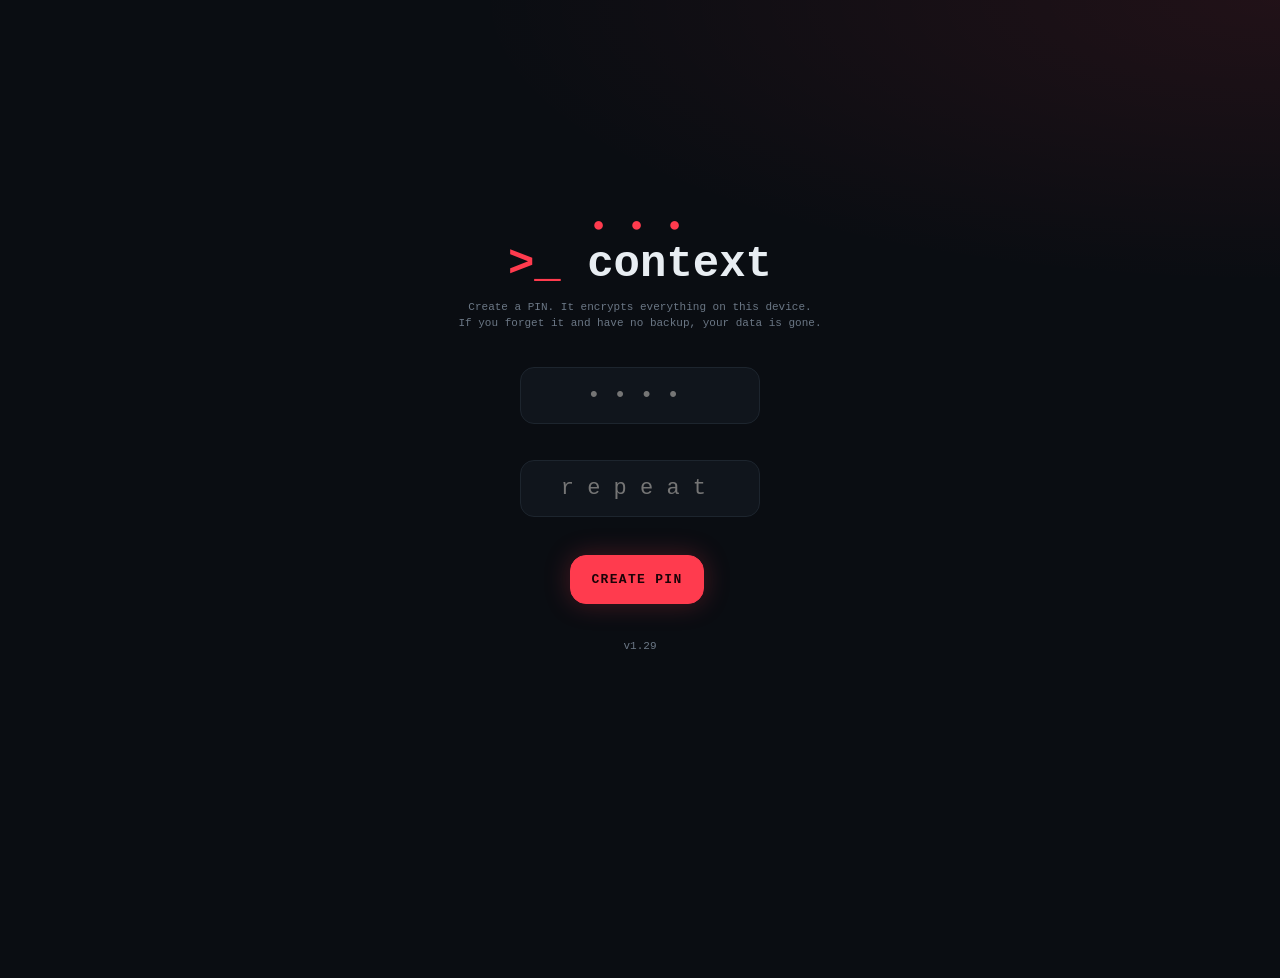
<file: context/index.html>
<!doctype html>
<html lang="en"><head><meta charset="utf-8">
<meta name="viewport" content="width=device-width,initial-scale=1,viewport-fit=cover">
<meta name="theme-color" content="#0a0d12"><link rel="manifest" href="manifest.json">
<link rel="apple-touch-icon" href="apple-touch-icon.png"><link rel="icon" type="image/png" href="icon-192.png"><meta name="description" content="Private, encrypted relationship tracker."><meta name="mobile-web-app-capable" content="yes"><meta name="apple-mobile-web-app-capable" content="yes"><meta name="apple-mobile-web-app-status-bar-style" content="black-translucent"><link rel="stylesheet" href="https://cdnjs.cloudflare.com/ajax/libs/font-awesome/6.5.2/css/all.min.css" crossorigin="anonymous" referrerpolicy="no-referrer"><title>Context</title>
<style>
:root{--bg:#000;--fg:#f2f2f2;--dim:#7a7a7a;--line:#2a2a2a;--red:#ff1e1e;--m:'Space Mono',ui-monospace,Menlo,Consolas,monospace}
*{box-sizing:border-box;-webkit-tap-highlight-color:transparent}
html,body{margin:0;background:var(--bg);color:var(--fg);font:14px/1.5 var(--m)}
body{padding:env(safe-area-inset-top) 0 env(safe-area-inset-bottom);min-height:100vh}
.wrap{max-width:560px;margin:0 auto;padding:16px 18px 96px}
h1,h2{font-weight:400;margin:0;letter-spacing:.18em;text-transform:lowercase}
h1{font-size:30px}h2{font-size:12px;color:var(--dim);margin:28px 0 10px;letter-spacing:.12em}
.dots{font-family:var(--m);letter-spacing:.35em}
.top{display:flex;align-items:center;justify-content:space-between;margin:8px 0 18px}
.ib{background:none;border:1px solid var(--line);color:var(--fg);width:40px;height:40px;border-radius:50%;font:inherit;font-size:16px}
.ib:active,.btn:active{border-color:var(--red);color:var(--red)}
input,select,textarea{width:100%;background:none;color:var(--fg);border:1px solid var(--line);border-radius:12px;padding:11px 14px;font:inherit;outline:0}
input:focus,select:focus,textarea:focus{border-color:var(--red)}
textarea{min-height:84px;resize:vertical}select option{background:#000}
label{display:block;color:var(--dim);font-size:11px;margin:14px 0 6px}
.row{display:flex;align-items:center;gap:14px;padding:14px 0;border-bottom:1px solid var(--line);cursor:pointer}
.row .n{flex:1;min-width:0}.row b{font-weight:400;font-size:15px}.row small{display:block;color:var(--dim);font-size:11px}
.fab{position:fixed;right:20px;bottom:calc(22px + env(safe-area-inset-bottom));width:60px;height:60px;border-radius:50%;background:var(--red);color:#000;border:0;font-size:30px;font-family:var(--m)}
.btn{background:none;border:1px solid var(--fg);color:var(--fg);border-radius:30px;padding:12px 20px;font:inherit;margin:6px 6px 0 0}
.btn.r{border-color:var(--red);color:var(--red)}
.chips{display:flex;flex-wrap:wrap;gap:8px}
.chip{border:1px solid var(--line);border-radius:20px;padding:6px 12px;font-size:12px;color:var(--dim);cursor:pointer}
.chip.on{border-color:var(--red);color:var(--red)}
input[type=range]{padding:0;border:0;accent-color:var(--red)}
.cmp{position:relative;aspect-ratio:1;border:1px solid var(--line);border-radius:12px;touch-action:none;
background:linear-gradient(var(--line),var(--line)) 50% 0/1px 100% no-repeat,linear-gradient(var(--line),var(--line)) 0 50%/100% 1px no-repeat}
.cmp i{position:absolute;width:16px;height:16px;border-radius:50%;background:var(--red);transform:translate(-50%,-50%);box-shadow:0 0 0 6px #ff1e1e22}
.cmp span{position:absolute;font-size:10px;color:var(--dim)}
.lock{display:flex;flex-direction:column;align-items:center;justify-content:center;min-height:90vh;text-align:center}
.lock input{text-align:center;letter-spacing:.6em;font-size:22px;max-width:240px;margin:24px 0 12px}
.hist{color:var(--dim);font-size:12px;border-left:1px solid var(--red);padding-left:10px;margin:8px 0}
pre{white-space:pre-wrap;border:1px solid var(--line);border-radius:12px;padding:14px;font:inherit;font-size:13px}
.err{color:var(--red);min-height:20px;font-size:12px}.sw{display:flex;justify-content:space-between;align-items:center;margin-top:14px}
.hint{color:var(--dim);font-size:11px}

body{background:#000 radial-gradient(circle,#1d1d1d 1px,transparent 1.6px) 0 0/16px 16px fixed}
.dot{background:radial-gradient(circle at center,#fff 1.5px,transparent 2px) 0 0/5px 5px;-webkit-background-clip:text;background-clip:text;color:transparent;-webkit-text-fill-color:transparent;font-weight:700;letter-spacing:.02em;line-height:1.05;text-transform:none}
.dot.r{background-image:radial-gradient(circle at center,#ff1e1e 1.5px,transparent 2px)}
h1.dot{font-size:58px}
h2{display:flex;align-items:center;gap:8px;border-top:1px solid var(--line);padding-top:16px;margin-top:34px}
h2::before{content:'';width:6px;height:6px;border-radius:50%;background:var(--red);box-shadow:0 0 8px var(--red)}
input,select,textarea{background:#080808}
.row{background:#080808;border:1px solid var(--line);border-radius:34px;padding:10px 20px 10px 12px;margin-bottom:10px;transition:border-color .2s}
.row:active{border-color:var(--red)}.row b{font-size:16px}
.chip{padding:8px 14px}.chip.on{background:var(--red);color:#000;border-color:var(--red)}
.btn{border-radius:30px}.btn.r{background:var(--red);color:#000}
.fab{box-shadow:0 0 0 6px #ff1e1e22,0 0 30px #ff1e1e66}
.led-dot{display:inline-block;width:7px;height:7px;border-radius:50%;background:var(--red);box-shadow:0 0 8px var(--red);margin-right:8px}
input[type=range]{-webkit-appearance:none;appearance:none;height:30px;background:none}
input[type=range]::-webkit-slider-runnable-track{height:2px;background:repeating-linear-gradient(90deg,#555 0 2px,transparent 2px 8px)}
input[type=range]::-webkit-slider-thumb{-webkit-appearance:none;width:18px;height:18px;border-radius:50%;background:var(--red);margin-top:-8px;box-shadow:0 0 14px #ff1e1e99}
input[type=range]::-moz-range-track{height:2px;background:repeating-linear-gradient(90deg,#555 0 2px,transparent 2px 8px)}
input[type=range]::-moz-range-thumb{width:18px;height:18px;border:0;border-radius:50%;background:var(--red)}
.av{position:relative;flex:none}.av svg{position:absolute;inset:0}
.av .im{position:absolute;inset:0;margin:auto;border-radius:50%;overflow:hidden;display:grid;place-items:center;background:#0d0d0d}
.av img{width:100%;height:100%;object-fit:cover;filter:grayscale(1) contrast(1.3) brightness(1.1)}
.av .im::after{content:'';position:absolute;inset:0;background:radial-gradient(circle,transparent .9px,#000 1.6px) 0 0/3px 3px;transition:opacity .3s}
.av.big .im::after{background-size:4px 4px}
.av.rev .im::after{opacity:0}.av.rev img{filter:none}
.hero{display:flex;flex-direction:column;align-items:center;text-align:center;gap:12px;padding:4px 0;animation:in .6s steps(6)}
.leds{display:flex;gap:8px}.leds i{width:9px;height:9px;border-radius:50%;background:#262626}.leds i.on{background:var(--red);box-shadow:0 0 8px var(--red)}
.lock>*{animation:in .6s steps(6)}
@keyframes in{from{opacity:0}to{opacity:1}}
@media(prefers-reduced-motion:reduce){*{animation:none!important}}

:root{--bg:#0a0d12;--card:#10151c;--line:#1d252e;--red:#ff3b4e;--lab:#ff8d96;--dim:#6b7785;--fg:#e8edf2;--m:'JetBrains Mono','Space Mono',ui-monospace,Menlo,Consolas,monospace}
body{background:radial-gradient(90% 45% at 100% 0,#ff3b4e18,transparent 70%) fixed,#0a0d12}
.wrap{padding-bottom:130px}
.dot,.dot.r{background:none!important;-webkit-text-fill-color:currentColor;color:var(--fg);font-weight:600;letter-spacing:0}
.dot.r{color:var(--red)}h1.dot{font-size:26px}
h1,h2{text-transform:none}
h2{border:0;padding:0;margin:30px 0 12px;text-transform:uppercase;color:var(--lab);letter-spacing:.16em;font-size:12px;font-weight:500}
h2::before{content:'//';width:auto;height:auto;background:none;box-shadow:none;border-radius:0;color:var(--red)}
input,select,textarea{background:var(--card);border-radius:14px}
.ib{border-radius:14px;background:var(--card)}
.btn{border-radius:16px;background:var(--card);border-color:var(--line);text-transform:uppercase;letter-spacing:.1em;font-weight:600;font-size:13px;padding:14px 20px}
.btn.r{background:var(--red);border-color:var(--red);color:#1b0307;box-shadow:0 0 26px #ff3b4e40}
.chip{border-radius:12px;background:var(--card)}.chip.on{background:#ff3b4e1f;color:var(--red);border-color:var(--red)}
.row{background:var(--card);border-color:var(--line);border-radius:22px;padding:10px 16px 10px 12px}
.row::after{content:'\f054';font-family:'Font Awesome 6 Free';font-weight:900;color:var(--red);font-size:13px}
.card,.hero{background:linear-gradient(135deg,#ff3b4e14,transparent 55%),var(--card);border:1px solid #2b2430;border-radius:28px;padding:22px 18px}
.hero{padding:24px 16px}
.bar{display:flex;align-items:center;gap:12px;margin:6px 0 20px;padding-bottom:16px;border-bottom:1px solid var(--line)}
.bar .t{flex:1;font-size:16px;font-weight:500}.bar .t em{color:var(--red);font-style:normal}.bar .t span{color:var(--dim)}
.logo{width:42px;height:42px;border:1px solid #ff3b4e66;border-radius:12px;display:grid;place-items:center;color:var(--red);background:#ff3b4e14;font-weight:700;font-size:20px}
.lab{color:var(--lab);font-size:12px;letter-spacing:.15em;text-transform:uppercase}
.hi{font-size:26px;font-weight:500;margin:10px 0 0;line-height:1.25}
.stats{display:grid;grid-template-columns:repeat(3,1fr);gap:10px;margin-top:20px}
.stt{background:#ffffff07;border:1px solid var(--line);border-radius:16px;padding:16px 4px 12px;text-align:center}
.stt b{display:block;font-size:28px;font-weight:600}.stt small{font-size:10px;letter-spacing:.12em;color:var(--dim);text-transform:uppercase}
.nav{position:fixed;left:50%;transform:translateX(-50%);bottom:calc(12px + env(safe-area-inset-bottom));width:min(540px,calc(100% - 24px));height:70px;background:#0d1219ee;backdrop-filter:blur(14px);-webkit-backdrop-filter:blur(14px);border:1px solid var(--line);border-radius:30px;display:grid;grid-template-columns:1fr 1fr 84px 1fr 1fr;align-items:center}
.ni{background:none;border:0;color:var(--dim);font:inherit;font-size:9.5px;letter-spacing:.1em;text-transform:uppercase;display:flex;flex-direction:column;align-items:center;gap:3px;position:relative;height:100%;justify-content:center}
.ni .g{font-size:20px;line-height:1}.ni.on{color:var(--red)}.ni.on::before{content:'';position:absolute;top:0;width:26px;height:3px;border-radius:0 0 3px 3px;background:var(--red)}
.cfab{width:66px;height:66px;margin:-36px auto 0;border-radius:50%;border:6px solid #0a0d12;background:linear-gradient(160deg,#ff6a4d,#ff2a4a);color:#fff;font:inherit;font-size:30px;box-shadow:0 0 30px #ff3b4e66}

.mapwrap{position:fixed;inset:0;z-index:20;background:radial-gradient(90% 45% at 100% 0,#ff3b4e18,transparent 70%),var(--bg)}
.mapwrap svg{width:100%;height:100%;touch-action:none;display:block;user-select:none;-webkit-user-select:none}
.mapwrap svg text{font-family:var(--m);fill:#e8edf2;pointer-events:none}
.mtop{position:absolute;top:calc(10px + env(safe-area-inset-top));left:14px;right:14px;display:flex;align-items:center;gap:10px}
.mtop .t{flex:1;font-size:16px}.mtop .t em{color:var(--red);font-style:normal}
.sheet{position:absolute;left:12px;right:12px;bottom:calc(12px + env(safe-area-inset-bottom));background:#0d1219ee;backdrop-filter:blur(14px);-webkit-backdrop-filter:blur(14px);border:1px solid var(--line);border-radius:24px;padding:16px;max-height:45vh;overflow:auto}

.av .im::after{display:none}.av img{filter:none}
.modal{position:fixed;inset:0;z-index:50;background:#000b;backdrop-filter:blur(6px);-webkit-backdrop-filter:blur(6px);display:flex;align-items:flex-end;justify-content:center;animation:in .2s}
.mc{position:relative;width:min(560px,100%);max-height:90vh;max-height:90dvh;overflow:auto;background:linear-gradient(135deg,#ff3b4e14,transparent 55%),var(--card);border:1px solid #2b2430;border-radius:28px 28px 0 0;padding:26px 18px calc(22px + env(safe-area-inset-bottom));animation:up .28s ease-out}
@keyframes up{from{transform:translateY(40px);opacity:.4}to{transform:none;opacity:1}}
.mc .x{position:absolute;top:14px;right:14px;width:36px;height:36px}
.kv{display:flex;justify-content:space-between;gap:16px;padding:11px 0;border-bottom:1px solid var(--line);font-size:13px}
.kv>span:first-child{color:var(--dim);flex:none}.kv>span:last-child{text-align:right;overflow-wrap:anywhere}
.mb{height:4px;background:#232a33;border-radius:3px;margin-top:6px}.mb i{display:block;height:100%;background:var(--red);border-radius:3px;box-shadow:0 0 8px #ff3b4e88}
.acts{display:flex;gap:10px;margin-top:20px}.acts .btn{flex:1;margin:0}
.cal{display:grid;grid-template-columns:repeat(7,1fr);gap:6px;margin-top:16px;text-align:center}.cal small{color:var(--dim);font-size:10px}
.cd{aspect-ratio:1;background:#ffffff06;border:1px solid var(--line);border-radius:12px;color:var(--fg);font:inherit;font-size:13px;position:relative;padding:0}
.cd u{position:absolute;bottom:5px;left:50%;width:5px;height:5px;margin-left:-2.5px;border-radius:50%;background:var(--red);box-shadow:0 0 6px var(--red)}
.cd.td{border-color:#ff3b4e88}.cd.on{background:#ff3b4e22;border-color:var(--red);color:var(--red)}
.cc::before{content:'';display:inline-block;width:7px;height:7px;border-radius:50%;background:var(--c);margin-right:7px;box-shadow:0 0 6px var(--c)}
.chip.cc.on{border-color:var(--c);color:var(--c);background:color-mix(in srgb,var(--c) 14%,transparent)}
.scroll{flex-wrap:nowrap;overflow-x:auto;margin-top:12px;padding-bottom:4px;scrollbar-width:none}.scroll::-webkit-scrollbar{display:none}.scroll .chip{white-space:nowrap;flex:none}
.cdot{display:inline-block;width:7px;height:7px;border-radius:50%;margin-left:6px;vertical-align:middle}
.mfil{position:absolute;top:calc(64px + env(safe-area-inset-top));left:14px;right:14px;margin:0}
.pane{display:none}.mg{display:block}
.plist{display:grid;grid-template-columns:repeat(auto-fill,minmax(300px,1fr));gap:10px}.plist .row{margin:0}
.row.sel{border-color:var(--red);background:#ff3b4e12}
.ed{columns:340px 3;column-gap:40px}.ed section{break-inside:avoid;padding-bottom:4px}
a.chip{text-decoration:none;color:var(--fg)}
@media(min-width:900px){
 html,body{font-size:15px}.hi{font-size:30px}
 [data-v=list]{max-width:1320px}[data-v=person]{max-width:1100px}[data-v=settings],[data-v=mend],[data-v=cal]{max-width:780px}
 .wrap{padding:28px 40px 140px}.nav{width:560px;height:76px}
 .modal{align-items:center}.mc{width:min(900px,92vw);border-radius:28px;max-height:88vh;max-height:88dvh}
 .mg{display:grid;grid-template-columns:290px 1fr;gap:8px 36px}.mh{grid-column:1}.acts{grid-column:1;grid-row:2;align-self:start}.md{grid-column:2;grid-row:1/span 2}
 .sheet{left:24px;right:auto;width:440px;max-height:60vh}.mtop,.mfil{left:24px;right:24px}
}
@media(min-width:1000px){
 .lay{display:grid;grid-template-columns:minmax(340px,400px) 1fr;gap:32px;align-items:start}.lay .plist{grid-template-columns:1fr}
 .pane{display:block;position:sticky;top:24px;max-height:calc(100vh - 170px);max-height:calc(100dvh - 170px);overflow:auto;border-radius:28px}
 .pane .mc{width:100%;max-height:none;animation:none;border-radius:28px}.pane .x{display:none}
 .empty{display:grid;place-items:center;text-align:center;height:60vh;border:1px dashed var(--line);border-radius:28px}
}
@media(min-width:1000px) and (max-width:1199px){.pane .mg{grid-template-columns:1fr}.pane .mh,.pane .md,.pane .acts{grid-column:1;grid-row:auto}}
.ctx{position:fixed;z-index:80;min-width:220px;max-height:80vh;overflow:auto;background:#0d1219f4;backdrop-filter:blur(14px);-webkit-backdrop-filter:blur(14px);border:1px solid var(--line);border-radius:14px;padding:6px;box-shadow:0 20px 50px #000a}
.ctx button{display:flex;align-items:center;width:100%;background:none;border:0;color:var(--fg);font:inherit;font-size:13px;padding:8px 10px;border-radius:8px;text-align:left;cursor:pointer}
.ctx button:hover{background:#ff3b4e1f;color:var(--red)}.ctx kbd{margin-left:auto;padding-left:18px;color:var(--dim);font:inherit;font-size:11px}
.ctx .ch{padding:8px 10px 4px;color:var(--lab);font-size:10px;letter-spacing:.14em;text-transform:uppercase}.ctx hr{border:0;border-top:1px solid var(--line);margin:6px 0}
.mapwrap svg [data-n]{cursor:grab}.mapwrap svg [data-e]{cursor:pointer}
.mood5{display:inline-flex;gap:4px;align-items:center}.mood5 i{width:7px;height:7px;border-radius:50%;background:#2a323c}.mood5 i.on{background:var(--red);box-shadow:0 0 6px var(--red)}
.je{background:var(--card);border:1px solid var(--line);border-radius:22px;padding:14px 16px;margin-bottom:10px;cursor:pointer}.je:active{border-color:var(--red)}
.je small{color:var(--dim)}.je p{margin:6px 0 0;color:#b6c0cb;font-size:13px;display:-webkit-box;-webkit-line-clamp:2;-webkit-box-orient:vertical;overflow:hidden;white-space:pre-wrap}
@media(min-width:900px){[data-v=journal],[data-v=entry]{max-width:780px}}
.nav{z-index:15}
.cfab i{font-size:24px}.ni{transition:color .2s}.ib i{font-size:15px}
@keyframes pgf{from{opacity:0;transform:translateX(26px)}}@keyframes pgb{from{opacity:0;transform:translateX(-26px)}}@keyframes pgu{from{opacity:0}}
.pg-f{animation:pgf .26s cubic-bezier(.2,.8,.2,1)}.pg-b{animation:pgb .26s cubic-bezier(.2,.8,.2,1)}.pg-u{animation:pgu .22s ease-out}
.plist{max-height:470px;overflow-y:auto;padding-right:6px;scrollbar-width:thin;scrollbar-color:var(--red) transparent}
.plist::-webkit-scrollbar{width:4px}.plist::-webkit-scrollbar-thumb{background:var(--red);border-radius:4px}
@media(min-width:900px){.plist{overscroll-behavior:contain}}
.je.sel{border-color:var(--red);background:#ff3b4e12}
@media(min-width:900px){.jlist{max-height:480px;overflow-y:auto;padding-right:6px;scrollbar-width:thin;scrollbar-color:var(--red) transparent;overscroll-behavior:contain}.jlist::-webkit-scrollbar{width:4px}.jlist::-webkit-scrollbar-thumb{background:var(--red);border-radius:4px}}
@media(min-width:1000px){[data-v=cal],[data-v=journal]{max-width:1320px}}
.mc{padding-top:62px}.pane .mc{padding-top:26px}
.tb{display:flex;gap:6px;overflow-x:auto;margin:12px 0 8px;scrollbar-width:none}.tb::-webkit-scrollbar{display:none}
.tb button{flex:none;width:38px;height:38px;border-radius:12px;background:var(--card);border:1px solid var(--line);color:var(--fg);font:inherit;cursor:pointer}.tb button:active{border-color:var(--red);color:var(--red)}
.jbtns{display:flex;gap:8px;margin-top:16px}.jbtns .btn{flex:1;margin:0;padding:10px 6px;font-size:11px;white-space:nowrap;letter-spacing:.04em}
.md2 ul,.md2 ol{padding-left:22px;margin:6px 0}.md2 li.tk{list-style:none;margin-left:-20px}.md2 blockquote{border-left:2px solid var(--red);margin:6px 0;padding-left:12px;color:#b6c0cb}
.md2 h3,.md2 h4,.md2 h5{margin:12px 0 6px;font-weight:600}.md2 h3{font-size:19px}.md2 h4{font-size:16px}.md2 h5{font-size:14px}.md2 p{margin:4px 0}.md2 code{background:#ffffff10;padding:1px 5px;border-radius:5px}.md2 hr{border:0;border-top:1px solid var(--line)}.md2 a{color:var(--red)}
details.je summary::-webkit-details-marker{display:none}
.toast{position:fixed;left:50%;top:calc(72px + env(safe-area-inset-top));transform:translateX(-50%);background:#0d1219f2;border:1px solid var(--red);border-radius:14px;padding:10px 16px;z-index:90;font-size:13px;animation:in .2s}
.seg{display:flex;gap:6px;background:var(--card);border:1px solid var(--line);border-radius:16px;padding:4px;margin-bottom:14px}
.seg button{flex:1;background:none;border:0;color:var(--dim);font:inherit;font-size:12px;letter-spacing:.08em;text-transform:uppercase;padding:9px 4px;border-radius:12px}.seg button.on{background:#ff3b4e1f;color:var(--red)}
.cdm.on{box-shadow:0 0 0 2px var(--fg)}.mleg{display:flex;justify-content:space-between;gap:6px;margin-top:14px;font-size:10px;color:var(--dim)}.mleg i{display:inline-block;width:9px;height:9px;border-radius:3px;margin-right:5px}
.hb{display:grid;grid-template-columns:110px 1fr 76px;gap:10px;align-items:center;padding:7px 0;font-size:13px}.hb .t{overflow:hidden;text-overflow:ellipsis;white-space:nowrap}.hb i{display:block;height:8px;border-radius:4px}
.ch svg{width:100%;height:auto;display:block}.ch text{fill:var(--dim);font-size:10px;font-family:var(--m)}
@media(min-width:900px){[data-v=jcal],[data-v=jstat]{max-width:900px}}
@media(max-width:480px){.mtop{gap:6px}.mtop .ib{width:36px;height:36px}.mtop .t{min-width:0;overflow:hidden}}
.dlg{padding-top:26px!important;width:min(420px,92vw)!important;border-radius:28px!important;max-height:86dvh}
.sgrid{display:grid;grid-template-columns:repeat(auto-fit,minmax(min(100%,340px),1fr));gap:16px;align-items:start}
.sc{background:linear-gradient(135deg,#ff3b4e10,transparent 60%),var(--card);border:1px solid var(--line);border-radius:24px;padding:18px}
.sh{display:flex;gap:12px;align-items:center;margin-bottom:10px}.sh b{font-weight:500;font-size:16px}.sh small{display:block;color:var(--dim);font-size:11px;margin-top:2px}
.si{width:40px;height:40px;flex:none;border-radius:12px;background:#ff3b4e18;color:var(--red);display:grid;place-items:center}
.srow{display:flex;justify-content:space-between;align-items:center;gap:12px;padding:12px 0;border-top:1px solid var(--line);font-size:14px}.sr{display:flex;align-items:center;gap:6px;flex:none}
.mini{width:70px!important;text-align:center;padding:8px!important;display:inline-block}select.mini{width:auto!important}
.btn.sm{padding:9px 14px;font-size:11px;margin:0}.ib.sm{width:34px;height:34px}.bgrid{display:grid;grid-template-columns:1fr 1fr;gap:8px}.bgrid .btn{white-space:nowrap}
input.swt{appearance:none;-webkit-appearance:none;width:46px!important;height:28px;border-radius:14px;background:#2a323c;border:0;padding:0;position:relative;flex:none;cursor:pointer;transition:background .2s}
input.swt::after{content:'';position:absolute;top:3px;left:3px;width:22px;height:22px;border-radius:50%;background:#fff;transition:transform .2s}
input.swt:checked{background:var(--red)}input.swt:checked::after{transform:translateX(18px)}
@media(min-width:900px){[data-v=settings]{max-width:1100px}[data-v=trash]{max-width:780px}}
.toast.u{top:auto;bottom:calc(96px + env(safe-area-inset-bottom))}
.toast button{margin-left:14px;background:none;border:0;color:var(--red);font:inherit;font-weight:700;text-transform:uppercase;letter-spacing:.08em;padding:4px}
.acts{flex-wrap:wrap}
.nrow{display:flex;align-items:center;gap:8px;padding:10px 0;border-top:1px solid var(--line)}.nrow:first-of-type{border-top:0}
.nrow .n{flex:1;display:flex;gap:10px;align-items:center;min-width:0;cursor:pointer}.nrow small{display:block;color:var(--dim);font-size:11px}
</style></head><body><div class="wrap" id="app"></div>
<script>
const VERSION='1.29';
// Paste your Google OAuth Client ID here once (it is public, not a secret). Then users only press one button.
const GCLIENT='671842605028-nbhekhointo25vi0jr9v7vldr6u1jh3t.apps.googleusercontent.com';
const QS=new URLSearchParams(location.search);let GO=QS.get('go'),SHR=(QS.get('title')||QS.get('text')||QS.get('url'))?[QS.get('title'),QS.get('text'),QS.get('url')].filter(Boolean).join('\n'):null;
async function startView(){purgeTrash();if(SHR){DB.journal=DB.journal||[];const e={id:uid(),t:Date.now(),d:today(),title:'Shared',body:SHR,mood:0,people:[],pin:false,ai:[]};DB.journal.push(e);SHR=null;await save();view={n:'entry',id:e.id}}
 else view=({journal:{n:'journal'},map:{n:'map'},cal:{n:'cal'}}[GO])||{n:'list'};GO=null;if(location.search)history.replaceState(null,'',location.pathname);render();if(DB.settings.gAuto&&DB.settings.gLast&&gCid())driveSilent().then(async()=>{const f=await gFind();if(f&&+new Date(f.modifiedTime)>(DB.settings.gSeen||0)+3000)toast('Drive has a newer backup. Open Settings > Google Drive to restore it.')}).catch(()=>{})}
const TIERS=['Hated','Disliked','Wary','Neutral','Acquaintance','Friend','Trusted','Best friend'];
const LOVE=['Gifts','Praise','Quality time','Acts of service','Touch'];
const $=s=>document.querySelector(s),app=$('#app');
const esc=s=>String(s??'').replace(/[&<>"]/g,c=>({'&':'&amp;','<':'&lt;','>':'&gt;','"':'&quot;'}[c]));
const b64=b=>btoa(String.fromCharCode(...new Uint8Array(b))),ub=s=>Uint8Array.from(atob(s),c=>c.charCodeAt(0));
const vib=()=>navigator.vibrate&&navigator.vibrate(8);
/* ---------- storage (IndexedDB, encrypted) ---------- */
const idb=()=>new Promise((res,rej)=>{const r=indexedDB.open('fides',1);r.onupgradeneeded=()=>r.result.createObjectStore('kv');r.onsuccess=()=>res(r.result);r.onerror=()=>rej(r.error)});
const kvGet=async k=>{const d=await idb();return new Promise(r=>{const q=d.transaction('kv').objectStore('kv').get(k);q.onsuccess=()=>r(q.result)})};
const kvSet=async(k,v)=>{const d=await idb();return new Promise(r=>{const t=d.transaction('kv','readwrite');t.objectStore('kv').put(v,k);t.oncomplete=r})};
/* ---------- crypto ---------- */
const derive=async(pw,salt)=>{const m=await crypto.subtle.importKey('raw',new TextEncoder().encode(pw),'PBKDF2',false,['deriveKey']);
return crypto.subtle.deriveKey({name:'PBKDF2',salt,iterations:250000,hash:'SHA-256'},m,{name:'AES-GCM',length:256},true,['encrypt','decrypt'])};
const enc=async(obj,key)=>{const iv=crypto.getRandomValues(new Uint8Array(12));
const ct=await crypto.subtle.encrypt({name:'AES-GCM',iv},key,new TextEncoder().encode(JSON.stringify(obj)));return{iv:b64(iv),ct:b64(ct)}};
const dec=async(p,key)=>JSON.parse(new TextDecoder().decode(await crypto.subtle.decrypt({name:'AES-GCM',iv:ub(p.iv)},key,ub(p.ct))));
/* ---------- state ---------- */
let KEY=null,DB={people:[],settings:{mode:'prompt',model:'gemini-2.5-flash',apiKey:'',alias:true,lockMin:2}},view={n:'list'},q='',sort='recent',lockT;
const save=async()=>{await kvSet('data',await enc(DB,KEY));gSched()};
const uid=()=>crypto.randomUUID();
/* ---------- lock ---------- */
async function lockScreen(msg=''){
 clearTimeout(GT.tm);UD.u=[];UD.r=[];KEY=null;const nvx=document.getElementById('nav');if(nvx)nvx.style.display='none';const meta=await kvGet('meta'),bio=await kvGet('bio'),first=!meta;
 app.innerHTML=`<div class="lock"><div class="dots" style="color:var(--red);font-size:20px">● ● ●</div><h1 class="dot" style="font-size:44px"><span style="color:var(--red)">&gt;_</span> context</h1>
 <p class="hint">${first?'Create a PIN. It encrypts everything on this device.<br>If you forget it and have no backup, your data is gone.':'Enter your PIN'}</p>
 <input id="pin" type="password" inputmode="numeric" autocomplete="off" maxlength="12" placeholder="••••">
 ${first?'<input id="pin2" type="password" inputmode="numeric" maxlength="12" placeholder="repeat">':''}
 <div class="err" id="err">${msg}</div><button class="btn r" id="go">${first?'Create PIN':'Unlock'}</button>${bio?'<button class="btn" id="fp"><i class="fa-solid fa-fingerprint"></i> Fingerprint</button>':''}<div class="hint" style="margin-top:34px">v${VERSION}</div></div>`;
 if(bio){const fp=async quiet=>{try{const k=await bioUnlock(bio);DB=await dec(await kvGet('data'),k);KEY=k;startView();bump()}catch{if(!quiet){vib();$('#err').textContent='Fingerprint failed. Use your PIN.'}}};
  $('#fp').onclick=()=>fp(false);setTimeout(()=>fp(true),400)}
 const go=async()=>{const p=$('#pin').value,err=$('#err');
  if(first){if(p.length<4)return err.textContent='Use at least 4 digits.';if(p!==$('#pin2').value)return err.textContent='PINs do not match.';
   const salt=crypto.getRandomValues(new Uint8Array(16));KEY=await derive(p,salt);await kvSet('meta',{salt:b64(salt)});await save();}
  else{try{const k=await derive(p,ub(meta.salt));DB=await dec(await kvGet('data'),k);KEY=k;}catch{vib();return err.textContent='Wrong PIN.'}}
  startView();bump()};
 $('#go').onclick=go;$('#pin').onkeydown=e=>{if(e.key==='Enter'&&!first)go()};
}
function bump(){clearTimeout(lockT);if(KEY&&DB.settings.lockMin>0)lockT=setTimeout(()=>lockScreen(),DB.settings.lockMin*6e4)}
['pointerdown','keydown'].forEach(e=>addEventListener(e,bump));
document.addEventListener('visibilitychange',()=>{if(document.hidden&&KEY&&DB.settings.lockMin>0){window._h=Date.now()}else if(KEY&&window._h&&Date.now()-window._h>DB.settings.lockMin*6e4)lockScreen()});
/* ---------- helpers ---------- */
function glyph(i,size=44){const n=12,f=Math.round((i/7)*n),r=size/2-5;let s='';
 for(let k=0;k<n;k++){const a=k/n*6.283-1.571,x=size/2+r*Math.cos(a),y=size/2+r*Math.sin(a);
  s+=`<circle cx="${x.toFixed(1)}" cy="${y.toFixed(1)}" r="${k<f?2.6:1.6}" fill="${k<f?'#ff1e1e':'#333'}"/>`}
 if(i===0)s=s.replace(/r="1.6"/g,'r="1"');return`<svg width="${size}" height="${size}">${s}</svg>`}
function bdayDays(d){if(!d)return null;const t=new Date(),b=new Date(d+'T00:00');let n=new Date(t.getFullYear(),b.getMonth(),b.getDate());
 if(n<new Date(t.getFullYear(),t.getMonth(),t.getDate()))n.setFullYear(n.getFullYear()+1);return Math.round((n-new Date(t.getFullYear(),t.getMonth(),t.getDate()))/864e5)}
const blank=()=>({id:uid(),name:'',nick:'',tier:3,history:[],met:'',metWhen:'',bday:'',loc:'',contact:'',love:[],circles:[],tags:[],best:'',hates:'',empathy:50,reliab:50,trust:50,cx:0,cy:0,notes:'',gifts:'',remember:'',touched:Date.now()});
/* ---------- photos ---------- */
const shrink=f=>new Promise((res,rej)=>{const u=URL.createObjectURL(f),i=new Image();i.onerror=()=>rej();
 i.onload=()=>{const m=Math.min(i.width,i.height),S=Math.min(360,m),c=document.createElement('canvas');c.width=c.height=S;
  c.getContext('2d').drawImage(i,(i.width-m)/2,(i.height-m)/2,m,m,0,0,S,S);URL.revokeObjectURL(u);res(c.toDataURL('image/jpeg',.82))};i.src=u});
function avatar(p,size,cls=''){const ini=(p.name||'?').trim().split(/\s+/).map(w=>w[0]).slice(0,2).join('').toUpperCase(),w=Math.round(size*(size>100?.68:.56));
 return`<div class="av ${cls}" style="width:${size}px;height:${size}px">${glyph(p.tier,size)}<div class="im" style="width:${w}px;height:${w}px">${p.photo?`<img src="${p.photo}" alt="">`:`<span class="dot r" style="font-size:${Math.round(w*.42)}px">${esc(ini)}</span>`}</div></div>`}
/* ---------- circles & tags ---------- */
const CC=['#ff3b4e','#9db4ff','#ffb347','#8fd3a8','#ff8dc7','#c9a0ff','#e8edf2'];let FC=null,MF=null,SEL=null;
const circ=()=>{if(!DB.circles)DB.circles=['Family','Friends','Work','Gym'].map((n,i)=>({id:uid(),name:n,color:CC[i+1]}));return DB.circles};
const pc=p=>(p.circles||[]).map(id=>circ().find(c=>c.id===id)).filter(Boolean);
const shr=(a,b)=>(a.circles||[]).some(c=>(b.circles||[]).includes(c));
const SOC=[['ig','Instagram','https://instagram.com/','fa-brands fa-instagram'],['x','X','https://x.com/','fa-brands fa-x-twitter'],['fb','Facebook','https://facebook.com/','fa-brands fa-facebook'],['li','LinkedIn','https://linkedin.com/in/','fa-brands fa-linkedin'],['tt','TikTok','https://tiktok.com/@','fa-brands fa-tiktok'],['sn','Snapchat','https://snapchat.com/add/','fa-brands fa-snapchat'],['wa','WhatsApp','https://wa.me/','fa-brands fa-whatsapp'],['tg','Telegram','https://t.me/','fa-brands fa-telegram'],['web','Website','','fa-solid fa-globe']];
const sochref=(k,v,b)=>{v=v.trim();if(!v)return'';if(/^https?:\/\//i.test(v))return v;if(k==='web')return'https://'+v;if(k==='wa')v=v.replace(/\D/g,'');return b+v.replace(/^@/,'')};
const socRow=p=>{const a=SOC.map(([k,n,b,ic])=>{const h=sochref(k,(p.soc||{})[k]||'',b);return h?`<a class="chip" href="${esc(h)}" target="_blank" rel="noopener noreferrer"><i class="${ic}"></i> ${n}</a>`:''}).join('');return a?`<div class="kv"><span>Social</span><span class="chips" style="justify-content:flex-end">${a}</span></div>`:''};
/* ---------- views ---------- */
let PK='',PD=0;const DEPTH={list:0,cal:0,journal:0,jcal:0,jstat:0,map:0,person:1,settings:1,trash:1,entry:1,mend:2};
function trans(){const k=view.n+(view.id||'');if(k===PK)return;const d=DEPTH[view.n]||0,dir=!PK||view.n==='map'||PD===undefined?'u':d>PD?'f':d<PD?'b':'u';PK=k;PD=d;app.classList.remove('pg-f','pg-b','pg-u');void app.offsetWidth;app.classList.add('pg-'+dir)}
function render(){if(lastEntry&&!(view.n==='entry'&&view.id===lastEntry)){const x=(DB.journal||[]).find(j=>j.id===lastEntry);if(x&&!x.title.trim()&&!x.body.trim()&&!(x.ai||[]).length){DB.journal=DB.journal.filter(j=>j!==x);save()}lastEntry=null}closeCard();closeMenu();if(MAPKD){document.removeEventListener('keydown',MAPKD);MAPKD=null}app.dataset.v=view.n;const f={list:vList,person:vPerson,settings:vSettings,mend:vMend,trash:vTrash,map:vMap,cal:vCal,journal:vJournal,entry:vEntry,jcal:vJcal,jstat:vJstat}[view.n];f();updateNav();trans();scrollTo(0,0)}
function vList(){
 let L=DB.people.filter(p=>(p.name+p.nick+(p.tags||[]).join(' ')).toLowerCase().includes(q.toLowerCase())&&(!FC||(p.circles||[]).includes(FC)));
 const att=DB.people.filter(isStale).length,bd=DB.people.filter(p=>{const d=bdayDays(p.bday);return d!==null&&d<=30}).length;
 if(sort==='recent')L.sort((a,b)=>b.touched-a.touched);
 if(sort==='trust')L.sort((a,b)=>a.tier-b.tier);
 if(sort==='bday')L.sort((a,b)=>(bdayDays(a.bday)??999)-(bdayDays(b.bday)??999));
 app.innerHTML=`<div class="lay"><div class="lcol"><div class="bar"><div class="logo">C</div><div class="t"><em>&gt;_</em> context <span>/ people</span></div>${undoBtn()}<button class="ib" id="st" aria-label="Settings"><i class="fa-solid fa-gear"></i></button><button class="ib" id="lk" aria-label="Lock"><i class="fa-solid fa-lock"></i></button></div>
 <div class="card"><div class="lab">${new Date().toLocaleDateString(undefined,{weekday:'long',day:'numeric',month:'long'})}</div>
 <div class="hi">${att?att+' to check in on.':DB.people.length?'All quiet. Nice.':'Add your first person.'}</div>
 <div class="stats"><div class="stt"><b>${DB.people.length}</b><small>people</small></div><div class="stt"><b>${att}</b><small>check in</small></div><div class="stt"><b>${bd}</b><small>bdays / 30d</small></div></div></div>
 ${(()=>{const due=DB.people.filter(isStale).sort((a,b)=>lcOf(a)-lcOf(b));return due.length?`<div class="card nudge" style="margin-top:14px"><div class="lab">check in</div>${due.slice(0,3).map(p=>`<div class="nrow"><div class="n" data-id="${p.id}">${avatar(p,40)}<div><b style="font-weight:500">${esc(p.nick||p.name||'Unnamed')}</b><small>last talked ${lcOf(p)?ago(lcOf(p)):'never'}${p.every?' &middot; every '+p.every+'w':''}</small></div></div><button class="ib sm" data-tk="${p.id}" aria-label="I talked to them"><i class="fa-solid fa-check"></i></button><button class="ib sm" data-sz="${p.id}" aria-label="Remind me later"><i class="fa-regular fa-clock"></i></button></div>`).join('')}${due.length>3?`<div class="hint" style="margin-top:8px">+${due.length-3} more</div>`:''}</div>`:''})()}
 <input id="q" placeholder="search" value="${esc(q)}" style="margin-top:18px"><div class="chips scroll"><span class="chip ${!FC?'on':''}" data-f="">All</span>${circ().map(c=>`<span class="chip cc ${FC===c.id?'on':''}" style="--c:${c.color}" data-f="${c.id}">${esc(c.name)}</span>`).join('')}</div><h2 id="sorth" style="cursor:pointer">${{recent:'recent',trust:'lowest trust',bday:'birthdays soon'}[sort]}<span class="hint" style="margin-left:auto;text-transform:none;letter-spacing:0">tap to sort</span></h2>
 <div class="plist">${L.length?L.map(p=>{const d=bdayDays(p.bday);return`<div class="row" data-id="${p.id}">${avatar(p,64)}<div class="n"><b>${esc(p.name||'Unnamed')}</b>${pc(p).map(c=>`<i class="cdot" style="background:${c.color}"></i>`).join('')}
 <small>${TIERS[p.tier].toLowerCase()}${d!==null&&d<=30?' · birthday in '+d+'d':''}${lcOf(p)?' &middot; talked '+ago(lcOf(p)):''}${isStale(p)?' <i class="fa-solid fa-circle" style="color:var(--red);font-size:6px;vertical-align:middle"></i>':''}</small></div><button class="ib sm" data-tk="${p.id}" aria-label="I talked to ${esc(p.name)}"><i class="fa-solid fa-comment-dots"></i></button></div>`}).join(''):
 `<p class="hint" style="margin-top:40px">${DB.people.length?'No matches.':'No one here yet. Tap + to add the first person.'}</p>`}
 </div></div><aside class="pane" id="pane"></aside></div>
 `;
 $('#q').oninput=e=>{q=e.target.value;const p=e.target.selectionStart;vList();$('#q').focus();$('#q').setSelectionRange(p,p)};
 app.querySelectorAll('[data-s]').forEach(c=>c.onclick=()=>{sort=c.dataset.s;vList()});
 app.querySelectorAll('.row').forEach(r=>r.onclick=()=>{vib();showCard(r.dataset.id)});
 app.querySelectorAll('[data-f]').forEach(c=>c.onclick=()=>{FC=c.dataset.f||null;vList()});
 app.querySelectorAll('[data-tk]').forEach(b=>b.onclick=async e=>{e.stopPropagation();await talked(b.dataset.tk);vList()});
 app.querySelectorAll('[data-sz]').forEach(b=>b.onclick=async e=>{e.stopPropagation();await snooze(b.dataset.sz);vList()});
 app.querySelectorAll('.nrow .n').forEach(n=>n.onclick=()=>showCard(n.dataset.id));$('#lk').onclick=()=>lockScreen();$('#sorth').onclick=()=>{sort={recent:'trust',trust:'bday',bday:'recent'}[sort];vList()};$('#st').onclick=()=>{view={n:'settings'};render()};
  if(matchMedia('(min-width:1000px)').matches){if(SEL&&DB.people.some(p=>p.id===SEL))showCard(SEL);else $('#pane').innerHTML='<div class="empty"><div><div class="dots" style="color:var(--red)">&#9679; &#9679; &#9679;</div><p class="hint">Select a person</p></div></div>'}
}
function vPerson(){
 const p=DB.people.find(x=>x.id===view.id);if(!p){view={n:'list'};return render()}p.circles=p.circles||[];p.tags=p.tags||[];
 const d=bdayDays(p.bday),T=(k,l,ph='',ta=false)=>`<label>${l}</label>${ta?`<textarea data-k="${k}" placeholder="${ph}">${esc(p[k])}</textarea>`:`<input data-k="${k}" value="${esc(p[k])}" placeholder="${ph}">`}`;
 const S=(k,l)=>`<label>${l} · <span id="v_${k}">${p[k]}</span></label><input type="range" data-r="${k}" min="0" max="100" value="${p[k]}">`;
 app.innerHTML=`<div class="top"><button class="ib" id="back" aria-label="Back"><i class="fa-solid fa-arrow-left"></i></button><button class="ib" id="del" aria-label="Delete"><i class="fa-solid fa-trash"></i></button></div>
 <div class="hero"><div id="ph" title="Tap to reveal photo">${avatar(p,170,'big')}</div><h1 class="dot" style="font-size:26px">${esc(p.name||'new person')}</h1>
 <div class="leds">${TIERS.slice(1).map((t,i)=>`<i class="${i<p.tier?'on':''}"></i>`).join('')}</div><span class="hint">${TIERS[p.tier].toLowerCase()}</span>
 <div><button class="btn" id="pick">${p.photo?'Change photo':'Add photo'}</button>${p.photo?'<button class="btn" id="rmph">Remove</button>':''}</div></div><input type="file" id="pf" accept="image/*" hidden>
 <div class="ed"><section><h2>reputation</h2><div class="chips">${TIERS.map((t,i)=>`<span class="chip ${p.tier===i?'on':''}" data-t="${i}">${t}</span>`).join('')}</div>
 ${p.history.slice(-4).reverse().map(h=>`<div class="hist">${new Date(h.t).toLocaleDateString()} · ${TIERS[h.from].toLowerCase()} → ${TIERS[h.to].toLowerCase()}${h.why?' · '+esc(h.why):''}</div>`).join('')}
 </section><section><h2>basics</h2>${T('name','Name')}${T('nick','Nickname')}${T('met','Where did we meet')}
 <label>When we met</label><input type="date" data-k="metWhen" value="${p.metWhen}">
 <label>Birthday${d!==null?' · in '+d+' days':''}</label><input type="date" data-k="bday" value="${p.bday}">${T('loc','Location')}${T('contact','Contact')}
 </section><section><h2>stay in touch</h2><label>Keep in touch every</label><select data-ev>${[[0,'Off'],[1,'1 week'],[2,'2 weeks'],[3,'3 weeks'],[4,'4 weeks'],[6,'6 weeks'],[8,'2 months'],[13,'3 months']].map(([v,t])=>`<option value="${v}" ${(p.every||0)===v?'selected':''}>${t}</option>`).join('')}</select>
 <label>Last talked</label><input type="date" id="lcd" value="${p.lastContact?dfmt(new Date(p.lastContact)):''}"><button class="btn" id="talk" style="margin-top:10px"><i class="fa-solid fa-comment-dots"></i> I talked today</button>
 </section><section><h2>circles &amp; tags</h2><div class="chips">${circ().map(c=>`<span class="chip cc ${p.circles.includes(c.id)?'on':''}" style="--c:${c.color}" data-c="${c.id}">${esc(c.name)}</span>`).join('')}<span class="chip" id="newc"><i class="fa-solid fa-plus"></i> circle</span></div>
 <label>Tags (comma separated)</label><input id="tg" value="${esc(p.tags.join(', '))}" placeholder="neighbor, chess, school">
 </section><section><h2>social links</h2>${SOC.map(([k,n,b,ic])=>`<label><i class="${ic}"></i> ${n}</label><input data-sc="${k}" value="${esc((p.soc||{})[k]||'')}" placeholder="${k==='wa'?'phone number':'@handle or link'}">`).join('')}
 </section><section><h2>love language</h2><div class="chips">${LOVE.map(l=>`<span class="chip ${p.love.includes(l)?'on':''}" data-l="${l}">${l}</span>`).join('')}</div>
 ${T('best','Responds best to','directness, humor, space…')}${T('hates','Hates','being interrupted…')}
 </section><section><h2>read on them</h2>${S('empathy','Empathy')}${S('reliab','Reliability')}${S('trust','Trust')}
 <label>Political compass (guess) · left–right, down–up</label><div class="cmp" id="cmp"><span style="left:6px;top:4px">auth</span><span style="left:6px;bottom:4px">lib</span><span style="right:6px;top:4px">right</span><i style="left:${50+p.cx/2}%;top:${50-p.cy/2}%"></i></div>
 </section><section><h2>memory</h2>${T('notes','Notes & events','conflicts, favors, promises…',1)}${T('gifts','Gift ideas',' ',1)}${T('remember','Things to remember','kids, allergies…',1)}
 </section><section><h2>ai</h2><button class="btn r" id="mend">Mend relationship</button></section></div>`;
 const touch=async()=>{p.touched=Date.now();await save()};
 app.querySelectorAll('[data-k]').forEach(i=>i.oninput=()=>{p[i.dataset.k]=i.value;touch()});
 app.querySelectorAll('[data-r]').forEach(i=>i.oninput=()=>{p[i.dataset.r]=+i.value;$('#v_'+i.dataset.r).textContent=i.value;touch()});
 app.querySelectorAll('[data-t]').forEach(c=>c.onclick=async()=>{const n=+c.dataset.t;if(n===p.tier)return;vib();
  const why=await uiPrompt('Why did it change? (optional)')||'';ud('Reputation changed',['people']);p.history.push({t:Date.now(),from:p.tier,to:n,why});p.tier=n;await touch();vPerson()});
 app.querySelectorAll('[data-l]').forEach(c=>c.onclick=()=>{const l=c.dataset.l;p.love=p.love.includes(l)?p.love.filter(x=>x!==l):[...p.love,l];c.classList.toggle('on');touch()});
 const cmp=$('#cmp'),mv=e=>{const r=cmp.getBoundingClientRect();p.cx=Math.max(-100,Math.min(100,Math.round(((e.clientX-r.left)/r.width-.5)*200)));
  p.cy=Math.max(-100,Math.min(100,Math.round(-((e.clientY-r.top)/r.height-.5)*200)));const i=cmp.querySelector('i');i.style.left=50+p.cx/2+'%';i.style.top=50-p.cy/2+'%'};
 cmp.onpointerdown=e=>{cmp.setPointerCapture(e.pointerId);mv(e);cmp.onpointermove=mv};cmp.onpointerup=()=>{cmp.onpointermove=null;touch()};
 $('#back').onclick=()=>{view={n:'list'};render()};
 $('#ph').onclick=()=>$('#ph .av').classList.toggle('rev');$('#pick').onclick=()=>$('#pf').click();
 app.querySelectorAll('[data-c]').forEach(c=>c.onclick=()=>{const i=c.dataset.c;p.circles=p.circles.includes(i)?p.circles.filter(x=>x!==i):[...p.circles,i];c.classList.toggle('on');touch()});
 $('#newc').onclick=async()=>{const n=(await uiPrompt('Circle name')||'').trim();if(!n)return;const cs=circ();const c={id:uid(),name:n,color:CC[cs.length%CC.length]};cs.push(c);p.circles.push(c.id);await save();vPerson()};
 app.querySelectorAll('[data-sc]').forEach(i=>i.oninput=()=>{p.soc=p.soc||{};p.soc[i.dataset.sc]=i.value;touch()});
 app.querySelectorAll('[data-ev]').forEach(x=>x.onchange=()=>{p.every=+x.value;touch()});
 $('#lcd').onchange=x=>{p.lastContact=x.target.value?new Date(x.target.value+'T12:00').getTime():0;touch()};
 $('#talk').onclick=async()=>{await talked(p.id);vPerson()};
 $('#tg').oninput=e=>{p.tags=e.target.value.split(',').map(x=>x.trim()).filter(Boolean);touch()};
 $('#pf').onchange=async e=>{const f=e.target.files[0];if(!f)return;try{p.photo=await shrink(f);await touch();vPerson()}catch{await uiAlert('Could not read that image. Try a JPG or PNG.')}};
 const rm=$('#rmph');if(rm)rm.onclick=async()=>{delete p.photo;await touch();vPerson()};
 $('#del').onclick=async()=>{if(await uiConfirm('Move this person to the recycle bin? You can restore them for 30 days.')){ud('Person deleted',['people','links','journal','trash']);trashPerson(p);DB.people=DB.people.filter(x=>x.id!==p.id);DB.links=(DB.links||[]).filter(l=>l.a!==p.id&&l.b!==p.id);(DB.journal||[]).forEach(j=>j.people=j.people.filter(x=>x!==p.id));await save();view={n:'list'};render()}};
 $('#mend').onclick=()=>{view={n:'mend',id:p.id};render()};
}
function buildPrompt(p,problem){const s=DB.settings,name=s.alias?'Person X':(p.name||'them');
 return`You are a thoughtful relationship coach. Help me mend my relationship with ${name}.
Current standing: ${TIERS[p.tier]}. Met: ${p.met||'?'} ${p.metWhen||''}.
Love language: ${p.love.join(', ')||'unknown'}. Responds best to: ${p.best||'unknown'}. Dislikes: ${p.hates||'unknown'}.
Empathy ${p.empathy}/100, reliability ${p.reliab}/100, trust ${p.trust}/100.
History of changes: ${p.history.map(h=>TIERS[h.from]+'>'+TIERS[h.to]+(h.why?' ('+h.why+')':'')).join('; ')||'none'}.
Notes: ${p.notes||'none'}
Circles: ${pc(p).map(c=>c.name).join(', ')||'none'}. Tags: ${(p.tags||[]).join(', ')||'none'}.
The problem: ${problem}
Give me: 1) what is probably going on, 2) a step-by-step plan, 3) a short message draft in my voice, 4) what to avoid.`}
function vMend(){
 const p=DB.people.find(x=>x.id===view.id),s=DB.settings;
 app.innerHTML=`<div class="top"><button class="ib" id="back"><i class="fa-solid fa-arrow-left"></i></button><span class="hint">${s.mode==='direct'?'direct ai':'prompt generator'}</span></div>
 <h1 style="font-size:22px">mend</h1><label>What happened?</label><textarea id="prob" placeholder="Describe the problem…"></textarea>
 <button class="btn r" id="run">${s.mode==='direct'?'Ask Gemini':'Build prompt'}</button><div id="out"></div>`;
 $('#back').onclick=()=>{view={n:'person',id:p.id};render()};
 $('#run').onclick=async()=>{const pr=buildPrompt(p,$('#prob').value||'(not described)'),out=$('#out');
  if(s.mode!=='direct'){out.innerHTML=`<h2>send to an llm</h2><pre>${esc(pr)}</pre>${geminiBtns()}<p class="hint">Pick Gemini in the share sheet and the text is prefilled. The prompt is also copied.</p>`;wireGem(out,pr);return}
  if(!s.apiKey){out.innerHTML='<p class="err">Add your Google AI Studio key in settings.</p>';return}
  out.innerHTML='<p class="hint">thinking…</p>';
  try{const r=await fetch(`https://generativelanguage.googleapis.com/v1beta/models/${s.model}:generateContent`,{method:'POST',
   headers:{'Content-Type':'application/json','x-goog-api-key':s.apiKey},body:JSON.stringify({contents:[{parts:[{text:pr}]}]})});
   const j=await r.json();if(!r.ok)throw new Error(j.error?.message||r.status);
   out.innerHTML=`<h2>plan</h2><pre>${esc(j.candidates[0].content.parts.map(x=>x.text).join(''))}</pre>`}
  catch(e){out.innerHTML=`<p class="err">${esc(e.message)}</p>`}};
}
function vSettings(){
 const s=DB.settings;
 app.innerHTML=`<div class="bar"><button class="ib" id="back" aria-label="Back"><i class="fa-solid fa-arrow-left"></i></button><div class="t" style="font-size:20px">Settings</div></div>
 <div class="sgrid">
 <section class="sc"><div class="sh"><span class="si"><i class="fa-solid fa-shield-halved"></i></span><div><b>Security</b><small>PIN, fingerprint and auto-lock</small></div></div>
  <div class="srow"><span>Auto-lock after</span><span class="sr"><input id="lock" class="mini" type="number" min="0" value="${s.lockMin}"> min</span></div>
  <div class="srow"><span>Fingerprint unlock</span><button class="btn sm" id="bio">Fingerprint</button></div>
  <div class="srow"><span>PIN</span><button class="btn sm" id="chpin">Change</button></div>
  <div class="srow"><span>Lock the app now</span><button class="btn sm" id="lockNow"><i class="fa-solid fa-lock"></i> Lock</button></div></section>
 <section class="sc"><div class="sh"><span class="si"><i class="fa-solid fa-wand-magic-sparkles"></i></span><div><b>AI</b><small>Gemini or a prompt for another LLM</small></div></div>
  <label>Mode</label><select id="mode"><option value="prompt">Prompt generator (copy to another LLM)</option><option value="direct">Direct (call Gemini)</option></select>
  <label>Google AI Studio API key</label><input id="key" type="password" value="${esc(s.apiKey)}" placeholder="AIza…"><label>Model</label><input id="model" value="${esc(s.model)}">
  <div class="srow" style="margin-top:14px"><span>Use aliases instead of names</span><input type="checkbox" class="swt" id="alias" ${s.alias?'checked':''}></div>
  <p class="hint">Direct mode sends profile text to Google. The key is stored encrypted on this device.</p></section>
 <section class="sc"><div class="sh"><span class="si"><i class="fa-solid fa-cloud"></i></span><div><b>Google Drive</b><small>Encrypted backup in a private app folder</small></div></div>
  ${GCLIENT?'':`<label>OAuth Client ID (developer setup)</label><input id="gcid" value="${esc(s.gClient||'')}" placeholder="xxxx.apps.googleusercontent.com">`}
  <div class="srow"><span>Auto-backup after changes</span><input type="checkbox" class="swt" id="gauto" ${s.gAuto?'checked':''}></div>
  <div id="gst" class="hint" style="margin:12px 0"></div>
  <div class="bgrid"><button class="btn r sm" id="gcon"><i class="fa-brands fa-google"></i> Connect</button><button class="btn sm" id="gbk"><i class="fa-solid fa-cloud-arrow-up"></i> Back up now</button><button class="btn sm" id="grs"><i class="fa-solid fa-cloud-arrow-down"></i> Restore</button><button class="btn sm" id="gkey"><i class="fa-solid fa-key"></i> Recovery key</button></div></section>
 <section class="sc"><div class="sh"><span class="si"><i class="fa-solid fa-circle-nodes"></i></span><div><b>Circles</b><small>Levels: L1 broad, L2 and L3 more specific</small></div></div>
  ${circ().map(c=>`<div class="srow"><span style="color:${c.color};min-width:0;overflow:hidden;text-overflow:ellipsis">&#9679; ${esc(c.name)}</span><span class="sr"><select data-lv="${c.id}" class="mini">${[1,2,3].map(l=>`<option value="${l}" ${(c.level||1)===l?'selected':''}>L${l}</option>`).join('')}</select><button class="ib sm" data-rn="${c.id}" aria-label="Rename"><i class="fa-solid fa-pen"></i></button><button class="ib sm" data-dc="${c.id}" aria-label="Delete"><i class="fa-solid fa-trash"></i></button></span></div>`).join('')}
  <button class="btn sm" id="addc" style="margin-top:12px;width:100%"><i class="fa-solid fa-plus"></i> New circle</button></section>
 <section class="sc"><div class="sh"><span class="si"><i class="fa-solid fa-database"></i></span><div><b>Data</b><small>Backups, import and recycle bin</small></div></div>
  <div class="bgrid"><button class="btn r sm" id="exp"><i class="fa-solid fa-lock"></i> Encrypted backup</button><button class="btn sm" id="expj"><i class="fa-solid fa-file-code"></i> Plain JSON</button><button class="btn sm" id="imp"><i class="fa-solid fa-file-import"></i> Import</button><button class="btn sm" id="ics"><i class="fa-solid fa-calendar-plus"></i> Calendar file</button></div>
  <div class="srow" id="tr" style="cursor:pointer;margin-top:12px"><span><i class="fa-solid fa-trash-can" style="color:var(--dim)"></i> Recycle bin</span><span class="hint">${(DB.trash||[]).length} items <i class="fa-solid fa-chevron-right" style="font-size:10px"></i></span></div>
  <input type="file" id="file" hidden><div class="err" id="msg"></div></section>
 <section class="sc"><div class="sh"><span class="si"><i class="fa-solid fa-circle-info"></i></span><div><b>About</b><small>Context v${VERSION}</small></div></div>
  <p class="hint">Back up regularly. A forgotten PIN cannot be recovered.</p></section>
 </div>`;
 $('#mode').value=s.mode;
 const sv=()=>{s.mode=$('#mode').value;s.apiKey=$('#key').value.trim();s.model=$('#model').value.trim();s.alias=$('#alias').checked;s.lockMin=+$('#lock').value||0;if($('#gcid'))s.gClient=$('#gcid').value.trim();s.gAuto=$('#gauto').checked;save()};
 app.querySelectorAll('input,select').forEach(i=>i.onchange=sv);
 $('#back').onclick=()=>{sv();view={n:'list'};render()};app.querySelectorAll('[data-rn]').forEach(b=>b.onclick=async()=>{const c=circ().find(x=>x.id===b.dataset.rn),n=(await uiPrompt('Rename circle',c.name)||'').trim();if(n){c.name=n;sv();await save();vSettings()}});
 app.querySelectorAll('[data-dc]').forEach(b=>b.onclick=async()=>{if(!await uiConfirm('Delete this circle? People stay.'))return;const id=b.dataset.dc;ud('Circle deleted',['circles','people']);DB.circles=circ().filter(c=>c.id!==id);DB.people.forEach(p=>p.circles=(p.circles||[]).filter(x=>x!==id));if(FC===id)FC=null;if(MF===id)MF=null;M.cs.delete(id);sv();await save();vSettings()});
 app.querySelectorAll('[data-lv]').forEach(x=>x.onchange=async()=>{circ().find(c=>c.id===x.dataset.lv).level=+x.value;sv();await save()});
 $('#addc').onclick=async()=>{const n=(await uiPrompt('Circle name')||'').trim();if(!n)return;const cs=circ();cs.push({id:uid(),name:n,color:CC[cs.length%CC.length]});sv();await save();vSettings()};
 const gst=()=>{$('#gst').textContent=(gOn()?'Connected':'Not connected')+' \u00b7 '+(s.gLast?'last backup '+new Date(s.gLast).toLocaleString():'no backup yet')},gm=t=>{$('#gst').textContent=t};gst();if(gCid())loadGIS().catch(()=>{});
 $('#gcon').onclick=async()=>{sv();try{await driveConnect();const f=await gFind();
   if(f&&!s.gPass&&await uiConfirm('A backup was found in this Google Drive. Restore it now?')){const v=await askKey('Enter the recovery key from your other device');if(v){s.gPass=v.trim();try{await driveRestore();vSettings();return}catch(e){s.gPass='';throw e}}}
   if(!s.gPass){s.gPass=genKey();await save();showKey(s.gPass)}gst()}catch(e){gm(e.message)}};
 $('#gbk').onclick=async()=>{sv();try{if(!gOn())await driveConnect();if(!s.gPass){s.gPass=genKey();await save();showKey(s.gPass)}gm('Backing up\u2026');const r=await driveBackup();if(r==='restored'){vSettings();return}gst()}catch(e){gm(e.message)}};
 $('#grs').onclick=async()=>{sv();const prev=s.gPass;try{if(!s.gPass){const v=await askKey('Enter your recovery key');if(!v)return;s.gPass=v.trim()}if(!await uiConfirm('Replace ALL local data with the Drive backup?')){s.gPass=prev;return}if(!gOn())await driveConnect();gm('Restoring\u2026');let w='latest';const pv=await gFind(GPREV);if(pv){w=await uiDialog({msg:'Which Drive backup should be restored?',buttons:[{t:'Cancel',v:null},{t:'Previous',v:'prev'},{t:'Latest',r:1,v:'latest'}]});if(!w){s.gPass=prev;return}}await driveRestore(w==='prev');vSettings()}catch(e){s.gPass=prev;gm(e.message)}};
 $('#gkey').onclick=async()=>{if(s.gPass)showKey(s.gPass);else{const v=await askKey('Enter the recovery key from your other device');if(v){s.gPass=v.trim();await save();gm('Recovery key saved.')}}};
 $('#ics').onclick=exportICS;$('#tr').onclick=()=>{sv();view={n:'trash'};render()};
 $('#lockNow').onclick=()=>lockScreen();
 const bb=$('#bio'),setB=on=>{bb.textContent=on?'Disable fingerprint':'Enable fingerprint';bb.dataset.on=on?'1':''};bb.textContent='Fingerprint…';kvGet('bio').then(b=>setB(!!b));
 bb.onclick=async()=>{const m=$('#msg');try{if(bb.dataset.on){await kvSet('bio',null);setB(false);m.style.color='var(--fg)';m.textContent='Fingerprint unlock off.'}
  else{await bioEnable();setB(true);m.style.color='var(--fg)';m.textContent='Fingerprint unlock on. Your PIN still works.'}}
  catch(e){m.style.color='';
  if(e.message==='prf'){if(await uiConfirm('This browser cannot tie your fingerprint to the encryption key (common when Bitwarden handles passkeys).\n\nUse convenience mode instead? A fingerprint or device-lock check will be required to open the app, but the key is kept on this device. It protects against someone using your unlocked phone, not against someone extracting the app data. Your PIN stays the strongest protection.')){
    try{await bioGate(e.cred);setB(true);m.style.color='var(--fg)';m.textContent='Fingerprint unlock on (convenience mode).'}catch(x){m.textContent=x.name==='NotAllowedError'?'Fingerprint setup cancelled.':'Could not set up fingerprint ('+(x.name||x.message)+').'}}
   else m.textContent='Secure mode needs a passkey provider that supports it. On Android, try Settings > Passwords > preferred service > Google Password Manager.'}
  else m.textContent=e.name==='NotAllowedError'?'Fingerprint setup cancelled.':'Fingerprint setup failed ('+(e.name||e.message)+').'}};
 const dl=(name,txt)=>{const a=document.createElement('a');a.href=URL.createObjectURL(new Blob([txt]));a.download=name;a.click()};
 $('#exp').onclick=async()=>{const pw=await uiPrompt('Backup password (separate from your PIN)','','password');if(!pw)return;
  const salt=crypto.getRandomValues(new Uint8Array(16)),k=await derive(pw,salt);dl('context-'+new Date().toISOString().slice(0,10)+'.context',JSON.stringify({v:1,salt:b64(salt),...await enc(DB,k)}))};
 $('#expj').onclick=async()=>{if(await uiConfirm('This file is NOT encrypted. Continue?'))dl('context.json',JSON.stringify(DB,null,1))};
 $('#imp').onclick=()=>$('#file').click();
 $('#file').onchange=async e=>{try{const t=await e.target.files[0].text(),j=JSON.parse(t);UD.u=[];UD.r=[];
  if(j.people){if(!await uiConfirm('Replace all data with this file?'))return;DB=j}
  else{const pw=await uiPrompt('Backup password','','password');DB=await dec(j,await derive(pw,ub(j.salt)))}
  await save();$('#msg').style.color='var(--fg)';$('#msg').textContent='Imported '+DB.people.length+' people.'}catch{$('#msg').textContent='Could not read file or wrong password.'}};
 $('#chpin').onclick=async()=>{const p=await uiPrompt('New PIN (4+ digits)','','password');if(!p||p.length<4)return;const salt=crypto.getRandomValues(new Uint8Array(16));
  KEY=await derive(p,salt);await kvSet('meta',{salt:b64(salt)});await kvSet('bio',null);await save();$('#msg').style.color='var(--fg)';$('#msg').textContent='PIN changed. Re-enable fingerprint if you use it.';setB(false)};
}
/* ---------- relationship map ---------- */
const LT=[['friend','Friends','#e8edf2','',0],['family','Family','#9db4ff','',0],['partner','Partner','#ff8dc7','',0],['crush','Romantic interest','#ff5c8a','3 4',1],['work','Colleagues','#8a96a5','6 5',0],['rival','Rivals','#ffb347','2 5',0],['hate','Hates','#ff3b4e','',1]];
const LTm=Object.fromEntries(LT.map(t=>[t[0],t])),tc=t=>t<=1?'#ff3b4e':t<=3?'#6b7785':'#e8edf2';
let V={x:0,y:0,k:1},M={sel:null,edge:null,link:false,pair:null,me:true,ms:new Set(),zones:true,box:null,lbl:true,size:false,hide:new Set(),focus:null,path:null,td:false,spin:true,cs:new Set(),dim:false},CTX=null,MAPKD=null,CV=null;
function place(){const P=DB.people;P.forEach((p,i)=>{if(p.gx==null){const a=i/P.length*6.283;p.gx=Math.cos(a)*190;p.gy=Math.sin(a)*190}})}
function sim(){const P=DB.people,I=Object.fromEntries(P.map((p,i)=>[p.id,i]));
 for(let it=0;it<250;it++){const F=P.map(()=>[0,0]);
  for(let i=0;i<P.length;i++){let dx=P[i].gx,dy=P[i].gy,d2=dx*dx+dy*dy+1,f=14000/d2,d=Math.sqrt(d2);F[i][0]+=dx/d*f;F[i][1]+=dy/d*f;F[i][0]-=dx*.004;F[i][1]-=dy*.004;
   for(let j=i+1;j<P.length;j++){dx=P[i].gx-P[j].gx;dy=P[i].gy-P[j].gy;d2=dx*dx+dy*dy+1;d=Math.sqrt(d2);f=9000/d2;F[i][0]+=dx/d*f;F[i][1]+=dy/d*f;F[j][0]-=dx/d*f;F[j][1]-=dy/d*f;if(shr(P[i],P[j])){const g=(d-160)*.01;F[i][0]-=dx/d*g;F[i][1]-=dy/d*g;F[j][0]+=dx/d*g;F[j][1]+=dy/d*g}}}
  (DB.links||[]).forEach(l=>{const a=I[l.a],b=I[l.b];if(a==null||b==null)return;const dx=P[b].gx-P[a].gx,dy=P[b].gy-P[a].gy,d=Math.hypot(dx,dy)||1,f=(d-140)*.03;
   F[a][0]+=dx/d*f;F[a][1]+=dy/d*f;F[b][0]-=dx/d*f;F[b][1]-=dy/d*f});
  P.forEach((p,i)=>{p.gx+=Math.max(-12,Math.min(12,F[i][0]));p.gy+=Math.max(-12,Math.min(12,F[i][1]))})}}
let CAM={yaw:.5,pitch:.5};
const STARS=Array.from({length:70},(_,i)=>[Math.abs(Math.sin(i*12.9898)*43758.5453%1),Math.abs(Math.sin(i*78.233)*12345.678%1),i%3+1]);
function groupLayout(){const P=DB.people,cs=circ(),B=[];
 cs.forEach(c=>{const m=P.filter(p=>cs.find(x=>(p.circles||[]).includes(x.id))===c);if(m.length)B.push(m)});
 const o=P.filter(p=>!cs.some(x=>(p.circles||[]).includes(x.id)));if(o.length)B.push(o);
 const rad=B.map(m=>40*Math.sqrt(m.length)+50),R=Math.max(B.length>1?230:0,rad.reduce((a,r)=>a+2*r,0)/6.283+100);
 B.forEach((m,i)=>{const a=i/B.length*6.283-1.571,cx=B.length>1?Math.cos(a)*R:0,cy=B.length>1?Math.sin(a)*R:R*.9;
  m.forEach((p,k)=>{const aa=k*2.4,rr=k?40*Math.sqrt(k)+10:0;p.gx=cx+Math.cos(aa)*rr;p.gy=cy+Math.sin(aa)*rr})})}
function toast(t,a){document.querySelectorAll('.toast').forEach(x=>x.remove());const n=document.getElementById('nav'),d=document.createElement('div');d.className='toast'+(a&&n&&n.style.display!=='none'?' u':'');d.textContent=t;if(a){const b=document.createElement('button');b.textContent=a.label;b.onclick=()=>{d.remove();a.f()};d.appendChild(b)}document.body.appendChild(d);setTimeout(()=>d.remove(),a?7000:2200)}
function closeMenu(){if(CTX){CTX.remove();CTX=null}}
document.addEventListener('pointerdown',e=>{if(CTX&&!CTX.contains(e.target))closeMenu()},true);
function showMenu(e,items){closeMenu();const d=document.createElement('div');d.className='ctx';
 d.innerHTML=items.map((it,i)=>it.h?`<div class="ch">${esc(it.h)}</div>`:it.s?'<hr>':`<button data-i="${i}">${it.c?`<i class="cdot" style="background:${it.c};margin:0 10px 0 0"></i>`:''}${esc(it.t)}${it.k?`<kbd>${it.k}</kbd>`:''}</button>`).join('');
 document.body.appendChild(d);d.style.left=Math.max(8,Math.min(e.clientX,innerWidth-d.offsetWidth-8))+'px';d.style.top=Math.max(8,Math.min(e.clientY,innerHeight-d.offsetHeight-8))+'px';
 d.oncontextmenu=ev=>ev.preventDefault();d.onclick=ev=>{const b=ev.target.closest('button');if(!b)return;const f=items[b.dataset.i].f;closeMenu();f()};CTX=d}
function vMap(){
 DB.links=DB.links||[];const people=DB.people;M.sel=M.edge=M.pair=null;M.link=false;M.ms=new Set();M.box=null;M.focus=M.path=null;
 app.innerHTML=`<div class="mapwrap"><svg id="svg"></svg><div class="mtop"><button class="ib" id="back" aria-label="Back"><i class="fa-solid fa-arrow-left"></i></button><div class="t"><em>&gt;_</em> map</div><input id="mfind" placeholder="find person" style="display:none;flex:1;height:40px;padding:0 14px"><button class="ib" id="fnd" aria-label="Find person"><i class="fa-solid fa-magnifying-glass"></i></button><button class="ib" id="zon" aria-label="Circles"><i class="fa-solid fa-layer-group"></i></button><button class="ib" id="d3" aria-label="3D view"><i class="fa-solid fa-cube"></i></button><button class="ib" id="lay" aria-label="Layout"><i class="fa-solid fa-wand-magic-sparkles"></i></button><button class="ib" id="lyr" aria-label="Layers"><i class="fa-solid fa-sliders"></i></button><button class="ib" id="vws" aria-label="Saved views"><i class="fa-solid fa-bookmark"></i></button></div><div class="mfil chips scroll"></div><div class="sheet" id="sh"></div></div>`;
 const svg=$('#svg'),sh=$('#sh'),nm=id=>people.find(p=>p.id===id),r0=svg.getBoundingClientRect();
 const fresh=people.every(p=>p.gx==null);place();if(fresh)sim();
 V={x:r0.width/2,y:(r0.height-150)/2+30,k:people.length>12?.7:1};
 if(focusId){const f=people.find(p=>p.id===focusId);focusId=null;if(f){M.sel=f.id;V.k=1;V.x=r0.width/2-f.gx;V.y=(r0.height-150)/2+30-f.gy}}
 const P=e=>{const r=svg.getBoundingClientRect();return{x:e.clientX-r.left,y:e.clientY-r.top}};
 const vis=p=>!M.cs.size||(p.circles||[]).some(i=>M.cs.has(i));
 const zones=()=>M.zones?circ().slice().sort((a,b)=>(a.level||1)-(b.level||1)).map(c=>{if(M.cs.size&&!M.cs.has(c.id))return'';const m=people.filter(p=>(p.circles||[]).includes(c.id)&&vis(p));if(!m.length)return'';const cx=m.reduce((a,p)=>a+p.gx,0)/m.length,cy=m.reduce((a,p)=>a+p.gy,0)/m.length,r=Math.max(...m.map(p=>Math.hypot(p.gx-cx,p.gy-cy)))+48;
  return`<g opacity="${MF&&MF!==c.id?.15:1}"><circle cx="${cx}" cy="${cy}" r="${r}" fill="${c.color}" fill-opacity=".06" stroke="${c.color}" stroke-opacity=".4" stroke-dasharray="4 6"/><text x="${cx}" y="${cy-r-8}" text-anchor="middle" font-size="12" style="fill:${c.color}">${esc(c.name)}</text></g>`}).join(''):'';
 const draw3d=(lit,dg,eo)=>{const r=svg.getBoundingClientRect(),W=r.width,H=r.height,cx=W/2,cy=(H-150)/2+40,k=V.k,D=900,cw=Math.cos(CAM.yaw),sw=Math.sin(CAM.yaw),cp=Math.cos(CAM.pitch),sp=Math.sin(CAM.pitch);
  const pj=(x,y,z)=>{const X=x*cw-z*sw,Z0=x*sw+z*cw,Y=y*cp-Z0*sp,Z=y*sp+Z0*cp,s=D/(D+Z);return{x:cx+X*s*k,y:cy+Y*s*k,s,z:Z}},hs=id=>[...id].reduce((a,c)=>(a*31+c.charCodeAt(0))|0,7);
  const vp=people.filter(p=>vis(p)||M.dim),pos={};
  vp.forEach(p=>{const R=95+(7-p.tier)*36+(Math.abs(hs(p.id))%29-14),a=Math.atan2(p.gy,p.gx),home=pc(p)[0],y=((home&&home.level||1)-1)*55+(Math.abs(hs(p.id)>>3)%31-15),X=Math.cos(a)*R,Z=Math.sin(a)*R;pos[p.id]=Object.assign(pj(X,y,Z),{g:pj(X,0,Z)})});
  let h='<defs><radialGradient id="sun"><stop offset="0" stop-color="#ff3b4e" stop-opacity=".85"/><stop offset="1" stop-color="#ff3b4e" stop-opacity="0"/></radialGradient><marker id="ar" viewBox="0 0 10 10" refX="9" refY="5" markerWidth="7" markerHeight="7" orient="auto"><path d="M0 0L10 5L0 10z" fill="#ff3b4e"/></marker><marker id="ar2" viewBox="0 0 10 10" refX="9" refY="5" markerWidth="7" markerHeight="7" orient="auto"><path d="M0 0L10 5L0 10z" fill="#ff5c8a"/></marker></defs>';
  STARS.forEach(([a,b,z])=>h+=`<circle cx="${((a*W+CAM.yaw*z*22)%W+W)%W}" cy="${b*H}" r="${z*.45}" fill="#fff" opacity=".3"/>`);
  [...new Set(vp.map(p=>p.tier))].sort().forEach(t=>{const R=95+(7-t)*36;let d='';for(let i=0;i<=72;i++){const a=i/72*6.2832,q=pj(R*Math.cos(a),0,R*Math.sin(a));d+=(i?'L':'M')+q.x.toFixed(1)+' '+q.y.toFixed(1)}const q=pj(R,0,0);h+=`<path d="${d}" fill="none" stroke="#fff" stroke-opacity=".1"/><text x="${q.x+4}" y="${q.y}" font-size="9" opacity=".5">${TIERS[t].toLowerCase()}</text>`});
  const sn=pj(0,0,0);h+=`<circle cx="${sn.x}" cy="${sn.y}" r="${46*sn.s*k}" fill="url(#sun)"/><circle cx="${sn.x}" cy="${sn.y}" r="${20*sn.s*k}" fill="#ff3b4e"/><text x="${sn.x}" y="${sn.y+4}" text-anchor="middle" font-size="11" font-weight="700" style="fill:#1b0307">ME</text>`;
  vp.forEach(p=>{const q=pos[p.id];h+=`<line x1="${q.x.toFixed(1)}" y1="${q.y.toFixed(1)}" x2="${q.g.x.toFixed(1)}" y2="${q.g.y.toFixed(1)}" stroke="#fff" stroke-opacity=".08" stroke-dasharray="2 4"/>`});
  DB.links.forEach(l=>{const A=nm(l.a),B=nm(l.b),a=pos[l.a],b=pos[l.b];if(!A||!B||!a||!b||M.hide.has(l.type))return;const t=LTm[l.type],dx=b.x-a.x,dy=b.y-a.y,d=Math.hypot(dx,dy)||1,ux=dx/d,uy=dy/d,x1=a.x+ux*24*a.s*k,y1=a.y+uy*24*a.s*k,x2=b.x-ux*24*b.s*k,y2=b.y-uy*24*b.s*k;
   h+=`<g data-e="${l.id}" opacity="${(!vis(A)||!vis(B))?.08:eo(l,A,B)}"><line x1="${x1}" y1="${y1}" x2="${x2}" y2="${y2}" stroke="transparent" stroke-width="22"/><line x1="${x1}" y1="${y1}" x2="${x2}" y2="${y2}" stroke="${t[2]}" stroke-width="${M.edge===l.id?3.5:1.6}" stroke-dasharray="${t[3]}" ${t[4]?`marker-end="url(#${l.type==='crush'?'ar2':'ar'})"`:''}/></g>`});
  vp.slice().sort((a,b)=>pos[b.id].z-pos[a.id].z).forEach(p=>{const q=pos[p.id],sc=q.s*k*.85*(M.size?(.85+.1*Math.min(dg[p.id]||0,6)):1),sel=M.sel===p.id||M.ms.has(p.id)||(M.pair&&M.pair.includes(p.id)),op=(!vis(p)?.12:lit?(lit.has(p.id)?1:.15):1)*Math.min(1,.5+q.s*.55);
   h+=`<g data-n="${p.id}" opacity="${op.toFixed(2)}" transform="translate(${q.x.toFixed(1)} ${q.y.toFixed(1)}) scale(${sc.toFixed(3)})"><title>${esc(p.name)} · ${TIERS[p.tier]}</title>${sel?'<circle r="37" fill="none" stroke="#ff3b4e" stroke-dasharray="3 4"/>':''}<circle r="28" fill="#10151c" stroke="${tc(p.tier)}" stroke-width="2.5"/>${p.photo?`<image href="${p.photo}" x="-24" y="-24" width="48" height="48" preserveAspectRatio="xMidYMid slice" style="clip-path:circle(50%)"/>`:`<text y="6" text-anchor="middle" font-size="18" font-weight="600" style="fill:#ff3b4e">${esc((p.name||'?')[0].toUpperCase())}</text>`}${sc>.5?`<text y="46" text-anchor="middle" font-size="11">${esc((p.nick||p.name||'?').slice(0,14))}</text>`:''}${pc(p).filter(c=>!M.cs.size||M.cs.has(c.id)).slice(0,3).map((c,i)=>`<circle cx="${[21,30,31][i]}" cy="${[-21,-9,6][i]}" r="5.5" fill="${c.color}" stroke="#0a0d12" stroke-width="1.5"/>`).join('')}</g>`});
  svg.innerHTML=h};
 const draw=()=>{let lit=null;if(M.path)lit=M.path.nodes;else if(M.focus){lit=new Set([M.focus]);DB.links.forEach(l=>{if(l.a===M.focus)lit.add(l.b);if(l.b===M.focus)lit.add(l.a)})}
  const dg={};DB.links.forEach(l=>{dg[l.a]=(dg[l.a]||0)+1;dg[l.b]=(dg[l.b]||0)+1});
  const eo=(l,A,B)=>M.path?(M.path.edges.has(l.id)?1:.08):M.focus?((l.a===M.focus||l.b===M.focus)?1:.08):(!MF||((A.circles||[]).includes(MF)&&(B.circles||[]).includes(MF)))?1:.12;if(M.td)return draw3d(lit,dg,eo);let h='<defs><marker id="ar" viewBox="0 0 10 10" refX="9" refY="5" markerWidth="7" markerHeight="7" orient="auto"><path d="M0 0L10 5L0 10z" fill="#ff3b4e"/></marker><marker id="ar2" viewBox="0 0 10 10" refX="9" refY="5" markerWidth="7" markerHeight="7" orient="auto"><path d="M0 0L10 5L0 10z" fill="#ff5c8a"/></marker></defs>'+`<g transform="translate(${V.x} ${V.y}) scale(${V.k})">`;
  h+=zones();if(M.me)people.forEach(p=>{if(!vis(p)&&!M.dim)return;h+=`<line x1="0" y1="0" x2="${p.gx}" y2="${p.gy}" stroke="${tc(p.tier)}" stroke-dasharray="1 6" opacity=".45"/>`});
  DB.links.forEach(l=>{const A=nm(l.a),B=nm(l.b);if(!A||!B||M.hide.has(l.type)||((!vis(A)||!vis(B))&&!M.dim))return;const t=LTm[l.type],dx=B.gx-A.gx,dy=B.gy-A.gy,d=Math.hypot(dx,dy)||1,ux=dx/d,uy=dy/d,x1=A.gx+ux*30,y1=A.gy+uy*30,x2=B.gx-ux*32,y2=B.gy-uy*32;
   h+=`<g data-e="${l.id}" opacity="${(!vis(A)||!vis(B))?.08:eo(l,A,B)}"><line x1="${x1}" y1="${y1}" x2="${x2}" y2="${y2}" stroke="transparent" stroke-width="24"/><line x1="${x1}" y1="${y1}" x2="${x2}" y2="${y2}" stroke="${t[2]}" stroke-width="${M.edge===l.id?4:t[4]?2.6:1.8}" stroke-dasharray="${t[3]}" ${t[4]?`marker-end="url(#${l.type==='crush'?'ar2':'ar'})"`:''}/>${M.lbl?`<text x="${(x1+x2)/2}" y="${(y1+y2)/2-7}" font-size="9" text-anchor="middle" opacity=".75">${t[1].toLowerCase()}</text>`:''}</g>`});
  h+='<g><circle r="22" fill="#ff3b4e"/><text y="4" text-anchor="middle" font-size="11" font-weight="700" style="fill:#1b0307">ME</text></g>';
  people.forEach(p=>{if(!vis(p)&&!M.dim)return;const s=M.sel===p.id||M.ms.has(p.id)||(M.pair&&M.pair.includes(p.id));
   h+=`<g data-n="${p.id}" opacity="${!vis(p)?.12:lit?(lit.has(p.id)?1:.15):1}" transform="translate(${p.gx} ${p.gy})${M.size?` scale(${(.85+.1*Math.min(dg[p.id]||0,6)).toFixed(2)})`:''}"><title>${esc(p.name)} · ${TIERS[p.tier]}</title>${s?'<circle r="37" fill="none" stroke="#ff3b4e" stroke-dasharray="3 4"/>':''}<circle r="28" fill="#10151c" stroke="${tc(p.tier)}" stroke-width="2.5"/>${p.photo?`<image href="${p.photo}" x="-24" y="-24" width="48" height="48" preserveAspectRatio="xMidYMid slice" style="clip-path:circle(50%)"/>`:`<text y="6" text-anchor="middle" font-size="18" font-weight="600" style="fill:#ff3b4e">${esc((p.name||'?')[0].toUpperCase())}</text>`}<text y="46" text-anchor="middle" font-size="11">${esc((p.nick||p.name||'?').slice(0,14))}</text>${M.zones?pc(p).filter(c=>!M.cs.size||M.cs.has(c.id)).slice(0,3).map((c,i)=>`<circle cx="${[21,30,31][i]}" cy="${[-21,-9,6][i]}" r="5.5" fill="${c.color}" stroke="#0a0d12" stroke-width="1.5"/>`).join(''):''}</g>`});
  svg.innerHTML=h+'</g>'+(M.box?`<rect x="${Math.min(M.box.x0,M.box.x1)}" y="${Math.min(M.box.y0,M.box.y1)}" width="${Math.abs(M.box.x1-M.box.x0)}" height="${Math.abs(M.box.y1-M.box.y0)}" fill="#ff3b4e18" stroke="#ff3b4e" stroke-dasharray="4 4"/>`:'')};
 const fil=()=>{const f=$('.mfil'),cs=circ(),lv=[...new Set(cs.map(c=>c.level||1))].sort();
  f.innerHTML=`<span class="chip ${!M.cs.size?'on':''}" data-m="">All</span>`+lv.map(l=>`<span class="chip" data-ml="${l}" style="padding:8px 10px">L${l}</span>`+cs.filter(c=>(c.level||1)===l).map(c=>`<span class="chip cc ${M.cs.has(c.id)?'on':''}" style="--c:${c.color}" data-m="${c.id}">${esc(c.name)}</span>`).join('')).join('');
  f.onclick=e=>{const t=e.target.closest('[data-m],[data-ml]');if(!t)return;
   if(t.dataset.ml){const ids=cs.filter(c=>(c.level||1)===+t.dataset.ml).map(c=>c.id),all=ids.every(i=>M.cs.has(i));ids.forEach(i=>all?M.cs.delete(i):M.cs.add(i))}
   else if(t.dataset.m)M.cs.has(t.dataset.m)?M.cs.delete(t.dataset.m):M.cs.add(t.dataset.m);else M.cs.clear();fil();sheet();draw()}};
 const chips=c=>LT.map(t=>`<span class="chip ${c===t[0]?'on':''}" data-ty="${t[0]}" style="${c===t[0]?'':'border-color:'+t[2]+'66'}">${t[1]}</span>`).join('');
 const findPath=(a,b)=>{const prev={[a]:null},q=[a];while(q.length){const x=q.shift();if(x===b)break;DB.links.forEach(l=>{const y=l.a===x?l.b:l.b===x?l.a:null;if(y&&!(y in prev)){prev[y]=[x,l.id];q.push(y)}})}
  if(!(b in prev))return{nodes:new Set([a,b]),edges:new Set(),chain:null};const ch=[b],ed=new Set();let c=b;while(prev[c]){ed.add(prev[c][1]);c=prev[c][0];ch.unshift(c)}return{nodes:new Set(ch),edges:ed,chain:ch}};
 const pathHTML=()=>{const p=M.path;return p.chain?`<div class="lab">connection</div><div style="margin:8px 0">${p.chain.map(i=>esc(nm(i).name||'?')).join(' <i class="fa-solid fa-arrow-right" style="color:var(--red);font-size:11px"></i> ')}</div><div class="hint">${p.chain.length-1} step${p.chain.length===2?'':'s'}</div><button class="btn" data-act="pclr">Clear</button>`:`<div class="lab">connection</div><p class="hint">No chain of links connects these two.</p><button class="btn" data-act="pclr">Clear</button>`};
 const statsLine=()=>{const d={};DB.links.forEach(l=>{d[l.a]=(d[l.a]||0)+1;d[l.b]=(d[l.b]||0)+1});const top=people.slice().sort((a,b)=>(d[b.id]||0)-(d[a.id]||0))[0],iso=people.filter(p=>!d[p.id]).length,h=DB.links.filter(l=>l.type==='hate').length;
  return people.length?`<div class="hint" style="margin:6px 0">${people.length} people &middot; ${DB.links.length} links${h?' &middot; '+h+' conflict'+(h>1?'s':''):''}${top&&d[top.id]?'<br>Most connected: '+esc(top.name||'?')+' ('+d[top.id]+')':''}${iso?'<br>'+iso+' not linked yet':''}</div>`:''};
 const sheet=()=>{let c;
  if(M.path){c=pathHTML()}
  else if(M.ms.size){c=`<div class="lab">${M.ms.size} selected</div><div class="hint" style="margin-top:8px">Add / remove circle</div><div class="chips" style="margin:8px 0">${circ().map(k=>`<span class="chip cc" style="--c:${k.color}" data-mc="${k.id}">${esc(k.name)}</span>`).join('')}</div><div class="hint">Link all as</div><div class="chips" style="margin:8px 0">${chips('').replace(/data-ty=/g,'data-mt=')}</div>${M.ms.size===2?'<button class="btn r" data-act="path">Find connection</button>':''}<button class="btn" data-act="row">Row</button><button class="btn" data-act="col">Column</button><button class="btn" data-act="clr">Clear</button>`}
  else if(M.pair){const[a,b]=M.pair.map(nm);c=`<div class="lab">connect</div><b>${esc(a.name)} <i class="fa-solid fa-arrow-right"></i> ${esc(b.name)}</b><div class="chips" style="margin:10px 0">${chips('')}</div><button class="btn" data-act="cancel">Cancel</button>`}
  else if(M.edge){const l=DB.links.find(x=>x.id===M.edge),a=nm(l.a),b=nm(l.b);c=`<div class="lab">relation</div><b>${esc(a.name)} ${LTm[l.type][4]?'<i class="fa-solid fa-arrow-right"></i>':'<i class="fa-solid fa-arrows-left-right"></i>'} ${esc(b.name)}</b><div class="chips" style="margin:10px 0">${chips(l.type)}</div><input id="en" placeholder="note (optional)" value="${esc(l.note||'')}"><button class="btn" data-act="swap">Swap</button><button class="btn" data-act="del">Delete</button>`}
  else if(M.sel){const p=nm(M.sel),n=DB.links.filter(l=>l.a===p.id||l.b===p.id).length;c=`<b>${esc(p.name||'Unnamed')}</b> <span class="hint">${TIERS[p.tier].toLowerCase()} &middot; ${n} link${n==1?'':'s'}</span><div><button class="btn r" data-act="link">${M.link?'Tap another person&hellip;':'Link to&hellip;'}</button><button class="btn" data-act="focus">${M.focus===p.id?'Unfocus':'Focus'}</button><button class="btn" data-act="open">Profile</button></div>`}
  else c=`<div class="lab">relationship map</div>${statsLine()}<p class="hint" style="margin:6px 0 10px">${people.length>1?'Drag people &middot; pinch to zoom &middot; tap a person to link them':'Add at least two people to start linking'}</p><div class="chips">${LT.map(t=>`<span class="chip" style="border-color:${t[2]}66;color:${t[2]}">${t[1]}</span>`).join('')}</div>`;
  sh.innerHTML=c};
 sh.onclick=async e=>{const t=e.target.closest('[data-ty],[data-act],[data-mc],[data-mt]');if(!t)return;const ty=t.dataset.ty,ac=t.dataset.act;
  if(ty){ud('Link changed',['links']);if(M.pair){const[a,b]=M.pair;let l=DB.links.find(x=>(x.a===a&&x.b===b)||(x.a===b&&x.b===a));if(l)l.type=ty;else{l={id:uid(),a,b,type:ty,note:''};DB.links.push(l)}M.edge=l.id;M.pair=null;M.sel=null;M.link=false}
   else if(M.edge)DB.links.find(x=>x.id===M.edge).type=ty;await save()}
  if(ac==='cancel'){M.pair=null;M.link=false}
  if(t.dataset.mc)await addCircle([...M.ms],t.dataset.mc);if(t.dataset.mt)await linkAll([...M.ms],t.dataset.mt);
  if(ac==='path'){const[a,b]=[...M.ms];M.path=findPath(a,b)}if(ac==='pclr')M.path=null;if(ac==='focus')M.focus=M.focus===M.sel?null:M.sel;
  if(ac==='row')align([...M.ms],'h');if(ac==='col')align([...M.ms],'v');if(ac==='clr')M.ms=new Set();
  if(ac==='link')M.link=!M.link;
  if(ac==='open'){showCard(M.sel);return}
  if(ac==='swap'){ud('Link swapped',['links']);const l=DB.links.find(x=>x.id===M.edge);[l.a,l.b]=[l.b,l.a];await save()}
  if(ac==='del'){ud('Link deleted',['links']);DB.links=DB.links.filter(x=>x.id!==M.edge);M.edge=null;await save()}
  sheet();draw()};
 sh.oninput=e=>{if(e.target.id==='en'){DB.links.find(x=>x.id===M.edge).note=e.target.value;save()}};
 const refresh=()=>{sheet();draw()};
 const addCircle=async(ids,cid)=>{ud('Circles changed',['people']);const ps=ids.map(nm),all=ps.every(p=>(p.circles||[]).includes(cid));ps.forEach(p=>{p.circles=p.circles||[];if(all)p.circles=p.circles.filter(x=>x!==cid);else if(!p.circles.includes(cid))p.circles.push(cid)});await save()};
 const linkAll=async(ids,ty)=>{const pr=[];for(let i=0;i<ids.length;i++)for(let j=i+1;j<ids.length;j++)pr.push([ids[i],ids[j]]);if(pr.length>28&&!await uiConfirm('Create '+pr.length+' links?'))return;ud('Links created',['links']);
  pr.forEach(([a,b])=>{const l=DB.links.find(x=>(x.a===a&&x.b===b)||(x.a===b&&x.b===a));if(l)l.type=ty;else DB.links.push({id:uid(),a,b,type:ty,note:''})});await save()};
 const align=(ids,ax)=>{ud('Aligned',['pos']);const ps=ids.map(nm).sort((a,b)=>ax==='h'?a.gx-b.gx:a.gy-b.gy),n=ps.length,cx=ps.reduce((a,p)=>a+p.gx,0)/n,cy=ps.reduce((a,p)=>a+p.gy,0)/n;ps.forEach((p,i)=>{if(ax==='h'){p.gy=cy;p.gx=cx+(i-(n-1)/2)*95}else{p.gx=cx;p.gy=cy+(i-(n-1)/2)*95}});save()};
 const anim=fn=>{ud('Layout changed',['pos']);const o=people.map(p=>[p.gx,p.gy]);fn();const t=people.map(p=>[p.gx,p.gy]);let f=0;people.forEach((p,i)=>{p.gx=o[i][0];p.gy=o[i][1]});
  const step=()=>{f++;const k=1-Math.pow(1-f/20,3);people.forEach((p,i)=>{p.gx=o[i][0]+(t[i][0]-o[i][0])*k;p.gy=o[i][1]+(t[i][1]-o[i][1])*k});draw();if(f<20)requestAnimationFrame(step);else save()};step()};
 const fit=()=>{if(!people.length)return;const xs=people.map(p=>p.gx).concat(0),ys=people.map(p=>p.gy).concat(0),x0=Math.min(...xs),x1=Math.max(...xs),y0=Math.min(...ys),y1=Math.max(...ys),r=svg.getBoundingClientRect();
  V.k=Math.max(.3,Math.min(1.6,(r.width-120)/(x1-x0+120),(r.height-270)/(y1-y0+140)));V.x=r.width/2-(x0+x1)/2*V.k;V.y=(r.height-120)/2+20-(y0+y1)/2*V.k;draw()};
 const zoom=f=>{const r=svg.getBoundingClientRect(),cx=r.width/2,cy=r.height/2,k=Math.max(.3,Math.min(3,V.k*f)),wx=(cx-V.x)/V.k,wy=(cy-V.y)/V.k;V.k=k;V.x=cx-wx*k;V.y=cy-wy*k;draw()};
 const exportPng=()=>{const c=svg.cloneNode(true),r=svg.getBoundingClientRect();c.setAttribute('xmlns','http://www.w3.org/2000/svg');c.setAttribute('width',r.width);c.setAttribute('height',r.height);
  c.insertAdjacentHTML('afterbegin','<style>text{font-family:monospace;fill:#e8edf2}</style><rect width="100%" height="100%" fill="#0a0d12"/>');const img=new Image();
  img.onload=()=>{const cv=document.createElement('canvas');cv.width=r.width*2;cv.height=r.height*2;const x=cv.getContext('2d');x.scale(2,2);x.drawImage(img,0,0);cv.toBlob(b=>{const a=document.createElement('a');a.href=URL.createObjectURL(b);a.download='context-map.png';a.click()})};
  img.src='data:image/svg+xml;charset=utf-8,'+encodeURIComponent(new XMLSerializer().serializeToString(c))};
 const tapNode=(id,ctrl)=>{if(ctrl){if(M.sel&&M.sel!==id)M.ms.add(M.sel);M.ms.has(id)?M.ms.delete(id):M.ms.add(id);M.sel=M.edge=M.pair=null;M.link=false}
  else if(M.link&&M.sel&&M.sel!==id){M.pair=[M.sel,id];M.edge=null;M.ms=new Set()}
  else{M.ms=new Set();M.sel=M.sel===id?null:id;M.edge=null;M.link=false;M.pair=null}sheet();draw()};
 const ptr=new Map();let mode=null,st={};
 svg.onpointerdown=e=>{if(e.button===2)return;closeMenu();svg.setPointerCapture(e.pointerId);const q=P(e);ptr.set(e.pointerId,q);
  if(ptr.size===2){const[a,b]=[...ptr.values()];mode='pinch';st={d:Math.hypot(a.x-b.x,a.y-b.y)||1,k:V.k,mx:(a.x+b.x)/2,my:(a.y+b.y)/2,vx:V.x,vy:V.y,moved:1};return}
  const n=e.target.closest('[data-n]'),l=e.target.closest('[data-e]');mode=n&&!M.td?'node':e.shiftKey&&!M.td?'box':'pan';st={x:q.x,y:q.y,moved:0,n:n&&n.dataset.n,l:l&&l.dataset.e,vx:V.x,vy:V.y,ctrl:e.ctrlKey||e.metaKey,yaw0:CAM.yaw,pitch0:CAM.pitch};
  if(n){const p=nm(st.n);st.px=p.gx;st.py=p.gy;st.pre=udCap(['pos']);if(M.ms.has(st.n))st.g=[...M.ms].map(i=>{const o=nm(i);return[i,o.gx,o.gy]})}
  if(e.pointerType==='touch'){const tg=e.target,cx=e.clientX,cy=e.clientY;st.lp=setTimeout(()=>{if(!st.moved&&ptr.size===1){st.moved=1;st.lpf=1;if(navigator.vibrate)navigator.vibrate(15);svg.oncontextmenu({preventDefault(){},target:tg,clientX:cx,clientY:cy})}},550)}};
 svg.onpointermove=e=>{if(!ptr.has(e.pointerId))return;const q=P(e);ptr.set(e.pointerId,q);
  if(mode==='pinch'&&ptr.size>=2){const[a,b]=[...ptr.values()],k=Math.max(.3,Math.min(3,st.k*Math.hypot(a.x-b.x,a.y-b.y)/st.d)),wx=(st.mx-st.vx)/st.k,wy=(st.my-st.vy)/st.k;V.k=k;V.x=(a.x+b.x)/2-wx*k;V.y=(a.y+b.y)/2-wy*k;draw();return}
  const dx=q.x-st.x,dy=q.y-st.y;if(st.lpf)return;if(Math.hypot(dx,dy)>6){st.moved=1;clearTimeout(st.lp)}if(!st.moved)return;
  if(mode==='node'){if(st.g)st.g.forEach(([i,x,y])=>{const o=nm(i);o.gx=x+dx/V.k;o.gy=y+dy/V.k});else{const p=nm(st.n);p.gx=st.px+dx/V.k;p.gy=st.py+dy/V.k}draw()}else if(mode==='box'){M.box={x0:st.x,y0:st.y,x1:q.x,y1:q.y};draw()}else if(mode==='pan'){if(M.td){CAM.yaw=st.yaw0+dx*.008;CAM.pitch=Math.max(-1.3,Math.min(1.3,st.pitch0+dy*.008))}else{V.x=st.vx+dx;V.y=st.vy+dy}draw()}};
 svg.onpointerup=svg.onpointercancel=async e=>{if(!ptr.has(e.pointerId))return;ptr.delete(e.pointerId);clearTimeout(st.lp);if(ptr.size)return;
  if(mode==='box'&&st.moved){const b=M.box,xa=Math.min(b.x0,b.x1),xb=Math.max(b.x0,b.x1),ya=Math.min(b.y0,b.y1),yb=Math.max(b.y0,b.y1);if(!st.ctrl)M.ms=new Set();
   people.forEach(p=>{const sx=V.x+p.gx*V.k,sy=V.y+p.gy*V.k;if(sx>=xa&&sx<=xb&&sy>=ya&&sy<=yb)M.ms.add(p.id)});M.sel=M.edge=null;M.box=null;mode=null;sheet();draw();return}
  if(!st.moved){if(mode==='node'||(M.td&&st.n))return tapNode(st.n,st.ctrl);if(st.l){M.ms=new Set();M.edge=st.l;M.sel=null;M.pair=null;M.link=false}else if(!st.ctrl){M.ms=new Set();M.sel=M.edge=M.pair=null;M.link=false;M.path=M.focus=null}sheet();draw()}
  else if(mode==='node'){if(st.pre)ud('Moved',['pos'],st.pre,true);await save()}mode=null};
 svg.addEventListener('wheel',e=>{e.preventDefault();const q=P(e),k=Math.max(.3,Math.min(3,V.k*(e.deltaY<0?1.1:.91))),wx=(q.x-V.x)/V.k,wy=(q.y-V.y)/V.k;V.k=k;V.x=q.x-wx*k;V.y=q.y-wy*k;draw()},{passive:false});
 $('#back').onclick=()=>{view={n:'list'};render()};
 const CHK='<i class="fa-solid fa-check"></i>',pos=b=>{const r=b.getBoundingClientRect();return{clientX:Math.max(8,r.right-230),clientY:r.bottom+8}};
 const layers=p=>{const T=(on,t,f)=>({t,k:on?CHK:'',f:()=>{f();draw();layers(p)}});showMenu(p,[{h:'Layers'},T(M.me,'My ties',()=>M.me=!M.me),T(M.zones,'Circle zones',()=>{M.zones=!M.zones;zs()}),T(M.lbl,'Link labels',()=>M.lbl=!M.lbl),T(M.size,'Size by links',()=>M.size=!M.size),T(M.dim,'Dim (not hide) filtered people',()=>M.dim=!M.dim),T(M.spin,'Auto-rotate in 3D',()=>{M.spin=!M.spin;startSpin()}),{s:1},{h:'Link types'},
  ...LT.map(t=>({t:t[1],c:t[2],k:M.hide.has(t[0])?'':CHK,f:()=>{M.hide.has(t[0])?M.hide.delete(t[0]):M.hide.add(t[0]);draw();layers(p)}})),{s:1},{t:'Export as PNG',f:exportPng}])};
 $('#lyr').onclick=e=>layers(pos(e.currentTarget));
 DB.mapViews=DB.mapViews||[];
 const snapView=(name,id)=>({id:id||uid(),name,t:Date.now(),pos:Object.fromEntries(people.map(p=>[p.id,[Math.round(p.gx),Math.round(p.gy)]])),v:{x:V.x,y:V.y,k:V.k},o:{me:M.me,zones:M.zones,lbl:M.lbl,size:M.size,hide:[...M.hide],mf:MF,cs:[...M.cs],dim:M.dim,td:M.td}});
 const saveView=async()=>{const n=(await uiPrompt('Name this view')||'').trim();if(!n)return;const i=DB.mapViews.findIndex(v=>v.name.toLowerCase()===n.toLowerCase());
  if(i>=0){if(!await uiConfirm('Replace the saved view "'+DB.mapViews[i].name+'"?'))return;DB.mapViews[i]=snapView(DB.mapViews[i].name,DB.mapViews[i].id);CV=DB.mapViews[i].id}else{const nv=snapView(n);DB.mapViews.push(nv);CV=nv.id}await save();toast('Saved view "'+n+'"')};
 const updView=async v=>{const i=DB.mapViews.findIndex(x=>x.id===v.id);DB.mapViews[i]=snapView(v.name,v.id);CV=v.id;await save();toast('Updated "'+v.name+'"')};
 const loadView=v=>{CV=v.id;Object.assign(M,{me:v.o.me,zones:v.o.zones,lbl:v.o.lbl,size:v.o.size,hide:new Set(v.o.hide||[]),cs:new Set(v.o.cs||[]),dim:!!v.o.dim,td:!!v.o.td,ms:new Set(),sel:null,edge:null,pair:null,link:false,path:null,focus:null});MF=v.o.mf||null;V={...v.v};zs();ds3();startSpin();fil();sheet();
  anim(()=>{people.forEach(p=>{const q=v.pos[p.id];if(q){p.gx=q[0];p.gy=q[1]}})});toast('Loaded "'+v.name+'"')};
 const viewsMenu=p=>{const L=DB.mapViews,cur=L.find(v=>v.id===CV);showMenu(p,[{h:'Saved views'},{t:'Save current view\u2026',f:saveView},...(cur?[{t:'Update "'+cur.name+'"',f:()=>updView(cur)}]:[]),...(L.length?[{s:1},{h:'Load'},...L.map(v=>({t:v.name,f:()=>loadView(v)})),{s:1},{t:'Update a view\u2026',f:()=>showMenu(p,[{h:'Update which view?'},...L.map(v=>({t:v.name,f:()=>updView(v)}))])},{t:'Delete a view\u2026',f:()=>showMenu(p,[{h:'Delete which view?'},...L.map(v=>({t:v.name,f:async()=>{if(await uiConfirm('Delete "'+v.name+'"?')){DB.mapViews=DB.mapViews.filter(x=>x.id!==v.id);await save();toast('Deleted')}}}))])}]:[{h:'No saved views yet'}])])};
 $('#vws').onclick=e=>viewsMenu(pos(e.currentTarget));
 $('#lay').onclick=e=>showMenu(pos(e.currentTarget),[{h:'Layout'},{t:'Arrange',k:'A',f:()=>anim(sim)},{t:'Group by circle',k:'G',f:()=>anim(groupLayout)},{t:'Fit to screen',k:'F',f:fit},{t:'Reset zoom',k:'0',f:()=>{V.k=1;draw()}}]);
 const zon=$('#zon'),zs=()=>{zon.style.color=M.zones?'var(--red)':'';zon.style.borderColor=M.zones?'var(--red)':''};zs();zon.onclick=()=>{M.zones=!M.zones;zs();draw()};
 let raf=0;const tick=()=>{raf=0;if(!M.td||!M.spin||!svg.isConnected)return;if(!ptr.size&&!CTX)CAM.yaw+=.003;draw();raf=requestAnimationFrame(tick)};
 const startSpin=()=>{if(!raf&&M.td&&M.spin&&svg.isConnected)raf=requestAnimationFrame(tick)};
 const d3b=$('#d3'),ds3=()=>{d3b.style.color=M.td?'var(--red)':'';d3b.style.borderColor=M.td?'var(--red)':''};ds3();d3b.onclick=()=>{M.td=!M.td;ds3();startSpin();draw()};
 const fi=$('#mfind'),tt=document.querySelector('.mtop .t'),openFind=()=>{fi.style.display='';tt.style.display='none';fi.focus()},closeFind=()=>{fi.value='';fi.style.display='none';tt.style.display=''};
 $('#fnd').onclick=()=>fi.style.display==='none'?openFind():closeFind();
 fi.oninput=()=>{const q=fi.value.trim().toLowerCase();if(!q)return;const p=people.find(x=>(x.name+' '+(x.nick||'')).toLowerCase().includes(q));if(p){M.sel=p.id;M.ms=new Set();M.edge=M.pair=null;V.x=svg.clientWidth/2-p.gx*V.k;V.y=(svg.clientHeight-150)/2+30-p.gy*V.k;refresh()}};
 fi.onkeydown=e=>{if(e.key==='Escape'||e.key==='Enter')closeFind()};
 svg.oncontextmenu=e=>{e.preventDefault();const n=e.target.closest('[data-n]'),l=e.target.closest('[data-e]');let it;
  const circs=ids=>circ().map(c=>({t:c.name,c:c.color,k:ids.every(i=>(nm(i).circles||[]).includes(c.id))?'<i class="fa-solid fa-check"></i>':'',f:async()=>{await addCircle(ids,c.id);refresh()}}));
  if(n){const id=n.dataset.n;if(!M.ms.has(id)){M.ms=new Set();M.sel=id;M.edge=M.pair=null;M.link=false}
   if(M.ms.size>1){const ids=[...M.ms];it=[{h:ids.length+' selected'},...(ids.length===2?[{t:'Find connection',f:()=>{M.path=findPath(ids[0],ids[1]);refresh()}}]:[]),{h:'Circles'},...circs(ids),{s:1},{h:'Link all as'},...LT.map(t=>({t:t[1],c:t[2],f:async()=>{await linkAll(ids,t[0]);refresh()}})),{s:1},{t:'Align in a row',f:()=>{align(ids,'h');refresh()}},{t:'Align in a column',f:()=>{align(ids,'v');refresh()}},{t:'Clear selection',k:'Esc',f:()=>{M.ms=new Set();refresh()}}]}
   else it=[{h:nm(id).name||'Unnamed'},{t:'Open profile',f:()=>showCard(id)},{t:M.focus===id?'Unfocus':'Focus on connections',f:()=>{M.focus=M.focus===id?null:id;refresh()}},{t:'Link to\u2026',k:'L',f:()=>{M.sel=id;M.link=true;refresh()}},{t:'Select connected',f:()=>{const s=new Set([id]);DB.links.forEach(x=>{if(x.a===id)s.add(x.b);if(x.b===id)s.add(x.a)});M.ms=s;M.sel=null;refresh()}},{s:1},{h:'Circles'},...circs([id])]}
  else if(l){M.edge=l.dataset.e;M.sel=null;M.ms=new Set();const lk=DB.links.find(x=>x.id===M.edge);it=[{h:'Relation'},...LT.map(t=>({t:t[1],c:t[2],k:lk.type===t[0]?'<i class="fa-solid fa-check"></i>':'',f:async()=>{ud('Link changed',['links']);lk.type=t[0];await save();refresh()}})),{s:1},{t:'Swap direction',f:async()=>{ud('Link swapped',['links']);[lk.a,lk.b]=[lk.b,lk.a];await save();refresh()}},{t:'Delete link',k:'Del',f:async()=>{ud('Link deleted',['links']);DB.links=DB.links.filter(x=>x.id!==lk.id);M.edge=null;await save();refresh()}}]}
  else it=[{t:'Select all',k:'Ctrl+A',f:()=>{M.ms=new Set(people.map(p=>p.id));M.sel=M.edge=null;refresh()}},{t:'Arrange',k:'A',f:()=>anim(sim)},{t:'Group by circle',k:'G',f:()=>anim(groupLayout)},{t:'Fit to screen',k:'F',f:fit},{s:1},
   {t:M.me?'Hide my ties':'Show my ties',f:()=>{M.me=!M.me;draw()}},{t:M.zones?'Hide circle zones':'Show circle zones',f:()=>{M.zones=!M.zones;draw()}},{s:1},{t:'Export as PNG',f:exportPng}];
  refresh();showMenu(e,it)};
 const kd=e=>{if(/INPUT|TEXTAREA|SELECT/.test(e.target.tagName))return;const k=e.key.toLowerCase(),c=e.ctrlKey||e.metaKey;
  if(k==='escape'){closeMenu();M.path=M.focus=null;M.ms=new Set();M.sel=M.edge=M.pair=null;M.link=false;refresh()}
  else if(c&&k==='a'){e.preventDefault();M.ms=new Set(people.map(p=>p.id));M.sel=M.edge=null;refresh()}
  else if((k==='delete'||k==='backspace')&&M.edge){ud('Link deleted',['links']);DB.links=DB.links.filter(x=>x.id!==M.edge);M.edge=null;save();refresh()}
  else if(!c){if(k==='z'){M.zones=!M.zones;zs();draw()}else if(k==='/'){e.preventDefault();openFind()}else if(k==='f')fit();else if(k==='g')anim(groupLayout);else if(k==='a')anim(sim);else if(k==='l'&&M.sel){M.link=true;refresh()}else if(k==='+'||k==='=')zoom(1.2);else if(k==='-')zoom(.83);else if(k==='0'){V.k=1;draw()}}};
 document.addEventListener('keydown',kd);MAPKD=kd;
 fil();sheet();draw();startSpin();UREF=()=>{fil();sheet();draw()};
}
/* ---------- fingerprint (WebAuthn PRF wraps the data key) ---------- */
const prfGet=async(id,salt)=>{const a=await navigator.credentials.get({publicKey:{challenge:crypto.getRandomValues(new Uint8Array(32)),allowCredentials:[{type:'public-key',id}],userVerification:'required',extensions:{prf:{eval:{first:salt}}}}});
 const r=a.getClientExtensionResults().prf;if(!r||!r.results||!r.results.first)throw new Error('prf');
 return crypto.subtle.importKey('raw',r.results.first,'AES-GCM',false,['wrapKey','unwrapKey'])};
const cOpts=prf=>({publicKey:{challenge:crypto.getRandomValues(new Uint8Array(32)),rp:{name:'Context'},user:{id:crypto.getRandomValues(new Uint8Array(16)),name:'context',displayName:'Context'},
 pubKeyCredParams:[{type:'public-key',alg:-7},{type:'public-key',alg:-257}],authenticatorSelection:{authenticatorAttachment:'platform',userVerification:'required',residentKey:'preferred'},extensions:prf?{prf:{}}:undefined}});
const uvGet=id=>navigator.credentials.get({publicKey:{challenge:crypto.getRandomValues(new Uint8Array(32)),allowCredentials:[{type:'public-key',id}],userVerification:'required'}});
const noPrf=id=>{const e=new Error('prf');e.cred=id;return e};
async function bioEnable(){if(!window.PublicKeyCredential||!KEY)throw noPrf();
 let c;try{c=await navigator.credentials.create(cOpts(true))}catch(e){if(e.name==='NotAllowedError')throw e;throw noPrf()}
 const e=c.getClientExtensionResults();if(!e.prf||!e.prf.enabled)throw noPrf(c.rawId);
 const salt=crypto.getRandomValues(new Uint8Array(32)),iv=crypto.getRandomValues(new Uint8Array(12));let wk;try{wk=await prfGet(c.rawId,salt)}catch{throw noPrf(c.rawId)}
 const w=await crypto.subtle.wrapKey('raw',KEY,wk,{name:'AES-GCM',iv});await kvSet('bio',{id:b64(c.rawId),salt:b64(salt),iv:b64(iv),w:b64(w)})}
async function bioGate(id){if(!KEY)throw new Error('locked');if(!id)id=(await navigator.credentials.create(cOpts(false))).rawId;await uvGet(id);
 const dk=await crypto.subtle.generateKey({name:'AES-GCM',length:256},false,['wrapKey','unwrapKey']),iv=crypto.getRandomValues(new Uint8Array(12)),w=await crypto.subtle.wrapKey('raw',KEY,dk,{name:'AES-GCM',iv});
 await kvSet('bio',{m:'gate',id:b64(id),iv:b64(iv),w:b64(w),dk})}
async function bioUnlock(b){if(b.m==='gate'){await uvGet(ub(b.id));return crypto.subtle.unwrapKey('raw',ub(b.w),b.dk,{name:'AES-GCM',iv:ub(b.iv)},'AES-GCM',true,['encrypt','decrypt'])}
 const wk=await prfGet(ub(b.id),ub(b.salt));return crypto.subtle.unwrapKey('raw',ub(b.w),wk,{name:'AES-GCM',iv:ub(b.iv)},'AES-GCM',true,['encrypt','decrypt'])}
let focusId=null;
/* ---------- profile popup ---------- */
function closeCard(){const c=document.getElementById('card');if(c)c.remove()}
addEventListener('keydown',e=>{if(e.key==='Escape')closeCard()});
function showCard(id){const p=DB.people.find(x=>x.id===id);if(!p)return;closeCard();
 const PH={friend:'Friends with',family:'Family of',partner:'Partner of',work:'Works with',rival:'Rivals with'},LK=(DB.links||[]).filter(l=>l.a===id||l.b===id).map(l=>{const o=DB.people.find(x=>x.id===(l.a===id?l.b:l.a)),t=LTm[l.type];return o?{o,l,t,ph:t[4]?(l.type==='crush'?(l.a===id?'Interested in':'Admired by'):(l.a===id?'Hates':'Hated by')):PH[l.type]}:null}).filter(Boolean);
 const d=bdayDays(p.bday),h=p.history[p.history.length-1],m=document.createElement('div');m.className='modal';m.id='card';
 const kv=(k,v)=>v?`<div class="kv"><span>${k}</span><span>${esc(v)}</span></div>`:'';
 const mb=(k,v)=>`<div style="padding:11px 0;border-bottom:1px solid var(--line);font-size:13px"><div style="display:flex;justify-content:space-between"><span style="color:var(--dim)">${k}</span><span>${v}</span></div><div class="mb"><i style="width:${v}%"></i></div></div>`;
 const pane=document.getElementById('pane'),split=!!pane&&matchMedia('(min-width:1000px)').matches&&view.n==='list',root=split?pane:m;
 root.innerHTML=`<div class="mc"><button class="ib x" id="cx" aria-label="Close"><i class="fa-solid fa-xmark"></i></button><div class="mg"><div class="mh">
 <div class="hero" style="background:none;border:0;padding:0 0 8px">${avatar(p,120,'big')}<h1 class="dot" style="font-size:26px">${esc(p.name||'Unnamed')}</h1>${p.nick?`<span class="hint">&ldquo;${esc(p.nick)}&rdquo;</span>`:''}
 <div class="leds">${TIERS.slice(1).map((t,i)=>`<i class="${i<p.tier?'on':''}"></i>`).join('')}</div><span class="lab">${TIERS[p.tier]}</span></div>
 ${p.love.length?`<div class="chips" style="justify-content:center;margin:10px 0">${p.love.map(l=>`<span class="chip on">${l}</span>`).join('')}</div>`:''}
 ${(pc(p).length||(p.tags||[]).length)?`<div class="chips" style="justify-content:center;margin:0 0 10px">${pc(p).map(c=>`<span class="chip cc on" style="--c:${c.color}">${esc(c.name)}</span>`).join('')}${(p.tags||[]).map(t=>`<span class="chip">#${esc(t)}</span>`).join('')}</div>`:''}
 </div><div class="md">${kv('Birthday',p.bday?new Date(p.bday+'T00:00').toLocaleDateString(undefined,{day:'numeric',month:'long'})+(d===0?' · today!':' · in '+d+'d'):'')}
 ${kv('Met',[p.met,p.metWhen&&new Date(p.metWhen+'T00:00').toLocaleDateString(undefined,{month:'short',year:'numeric'})].filter(Boolean).join(' · '))}
 ${kv('Location',p.loc)}${kv('Contact',p.contact)}${socRow(p)}${kv('Responds to',p.best)}${kv('Hates',p.hates)}
 ${mb('Empathy',p.empathy)}${mb('Reliability',p.reliab)}${mb('Trust',p.trust)}
 ${(DB.journal||[]).filter(j=>j.people.includes(id)).length?`<div class="kv" data-j="1" style="cursor:pointer"><span>Journal</span><span>${(DB.journal||[]).filter(j=>j.people.includes(id)).length} entries <i class="fa-solid fa-chevron-right" style="font-size:10px"></i></span></div>`:''}${(DB.journal||[]).filter(j=>j.people.includes(id)&&j.mood).length>1?`<div class="kv" data-jm="1" style="cursor:pointer"><span>Mood with them</span><span>see chart <i class="fa-solid fa-chevron-right" style="font-size:10px"></i></span></div>`:''}${kv('Last talked',lcOf(p)?ago(lcOf(p)):'Never')}${p.every?kv('Keep in touch','every '+p.every+' week'+(p.every>1?'s':'')+(isStale(p)?' (overdue)':'')):''}${kv('Last change',h?TIERS[h.from].toLowerCase()+' → '+TIERS[h.to].toLowerCase()+(h.why?' · '+h.why:''):'')}${LK.length?`<h2 style="margin-top:22px">links</h2>${LK.map(k=>`<div class="kv" data-o="${k.o.id}" style="cursor:pointer"><span style="color:${k.t[2]}">${k.ph}</span><span>${esc(k.o.name||'Unnamed')} <i class="fa-solid fa-chevron-right" style="font-size:10px"></i>${k.l.note?`<br><small style="color:var(--dim)">${esc(k.l.note)}</small>`:''}</span></div>`).join('')}<button class="btn" id="cmap" style="margin-top:12px">Show on map</button>`:''}
 ${p.notes?`<div class="kv" style="display:block"><span style="color:var(--dim)">Notes</span><div style="margin-top:6px;white-space:pre-wrap">${esc(p.notes.length>240?p.notes.slice(0,240)+'…':p.notes)}</div></div>`:''}
 </div><div class="acts"><button class="btn" id="ctk" style="flex:1 1 100%"><i class="fa-solid fa-comment-dots"></i> I talked to ${esc(p.nick||p.name||'them')}</button><button class="btn" id="ced">Edit</button><button class="btn r" id="cai">Ask AI</button></div></div></div>`;
 if(!split){document.body.appendChild(m);m.onclick=e=>{if(e.target===m)closeCard()}}else{SEL=id;document.querySelectorAll('.row').forEach(r=>r.classList.toggle('sel',r.dataset.id===id))}
 root.querySelector('#cx').onclick=closeCard;
 root.querySelectorAll('[data-o]').forEach(r=>r.onclick=()=>showCard(r.dataset.o));const jm=root.querySelector('[data-jm]');if(jm)jm.onclick=()=>{JS.stat='person';JS.person=id;view={n:'jstat'};render()};const jj=root.querySelector('[data-j]');if(jj)jj.onclick=()=>{JP=id;view={n:'journal'};render()};const cm=root.querySelector('#cmap');if(cm)cm.onclick=()=>{focusId=id;view={n:'map'};render()};
 root.querySelector('#ctk').onclick=async()=>{await talked(id);showCard(id);if(view.n==='list')vList()};root.querySelector('#ced').onclick=()=>{view={n:'person',id};render()};
 root.querySelector('#cai').onclick=()=>{view={n:'mend',id};render()}}
/* ---------- birthday calendar ---------- */
let CAL={y:new Date().getFullYear(),m:new Date().getMonth(),sel:null};
function vCal(){
 const{y,m}=CAL,first=new Date(y,m,1),pad=(first.getDay()+6)%7,nd=new Date(y,m+1,0).getDate(),t=new Date(),by={};
 DB.people.forEach(p=>{if(!p.bday)return;const b=new Date(p.bday+'T00:00');if(b.getMonth()===m)(by[b.getDate()]=by[b.getDate()]||[]).push(p)});
 const days=CAL.sel?(by[CAL.sel]||[]):Object.keys(by).sort((a,b)=>a-b).flatMap(k=>by[k]);
 let cells='';for(let d=1;d<=nd;d++)cells+=`<button class="cd ${t.getFullYear()===y&&t.getMonth()===m&&t.getDate()===d?'td':''} ${CAL.sel===d?'on':''}" data-d="${d}">${d}${by[d]?'<u></u>':''}</button>`;
 app.innerHTML=`<div class="lay"><div class="lcol"><div class="bar"><div class="logo">C</div><div class="t"><em>&gt;_</em> context <span>/ birthdays</span></div>${topr()}</div>
 <div class="card"><div style="display:flex;justify-content:space-between;align-items:center"><button class="ib" id="pv"><i class="fa-solid fa-chevron-left"></i></button><div class="lab">${first.toLocaleDateString(undefined,{month:'long',year:'numeric'})}</div><button class="ib" id="nx"><i class="fa-solid fa-chevron-right"></i></button></div>
 <div class="cal">${'MTWTFSS'.split('').map(c=>`<small>${c}</small>`).join('')}${'<i></i>'.repeat(pad)}${cells}</div></div>
 <button class="btn sm" id="ics" style="margin-top:14px"><i class="fa-solid fa-calendar-plus"></i> Add birthdays to my calendar</button><h2>${CAL.sel?new Date(y,m,CAL.sel).toLocaleDateString(undefined,{day:'numeric',month:'long'}):'this month'}</h2>
 ${days.length?days.map(p=>{const b=new Date(p.bday+'T00:00'),age=y-b.getFullYear();return`<div class="row" data-id="${p.id}">${avatar(p,64)}<div class="n"><b>${esc(p.name||'Unnamed')}</b><small>${age>0?'turns '+age+' · ':''}${b.toLocaleDateString(undefined,{day:'numeric',month:'short'})}</small></div></div>`}).join(''):'<p class="hint">No birthdays here.</p>'}</div><aside class="pane" id="cpane"></aside></div>`;
 wireTop();$('#ics').onclick=exportICS;
 const go=n=>{CAL.m+=n;if(CAL.m<0){CAL.m=11;CAL.y--}if(CAL.m>11){CAL.m=0;CAL.y++}CAL.sel=null;vCal()};$('#pv').onclick=()=>go(-1);$('#nx').onclick=()=>go(1);
 app.querySelectorAll('[data-d]').forEach(c=>c.onclick=()=>{CAL.sel=CAL.sel===+c.dataset.d?null:+c.dataset.d;vCal()});
 app.querySelectorAll('.row').forEach(r=>r.onclick=()=>showCard(r.dataset.id));
 if(matchMedia('(min-width:1000px)').matches){const n=new Date(),tdy=new Date(n.getFullYear(),n.getMonth(),n.getDate());
  const kvr=(k,v)=>v?`<div class="kv"><span>${k}</span><span>${esc(v)}</span></div>`:'';
  const card=(p,age)=>{const d=bdayDays(p.bday);return`<div class="card" style="margin-bottom:14px;padding:18px"><div style="display:flex;gap:14px;align-items:center">${avatar(p,72)}<div><b style="font-size:17px;font-weight:500">${esc(p.name||'Unnamed')}</b><div class="hint">turns ${age} &middot; ${d===0?'today!':'in '+d+' day'+(d===1?'':'s')}</div><span class="lab">${TIERS[p.tier]}</span></div></div>
   ${(p.love||[]).length?`<div class="chips" style="margin:14px 0 4px">${p.love.map(l=>`<span class="chip on">${l}</span>`).join('')}</div>`:''}${kvr('Gift ideas',p.gifts)}${kvr('Responds to',p.best)}${kvr('Hates',p.hates)}${kvr('Remember',p.remember)}${kvr('Contact',p.contact)}${socRow(p)}
   <div class="acts"><button class="btn" data-op="${p.id}"><i class="fa-solid fa-user"></i> Profile</button><button class="btn r" data-nj="${p.id}"><i class="fa-solid fa-pen"></i> Journal</button></div></div>`};
  let head,list;
  if(CAL.sel&&by[CAL.sel]){head=new Date(y,m,CAL.sel).toLocaleDateString(undefined,{weekday:'long',day:'numeric',month:'long'});list=by[CAL.sel].map(p=>card(p,y-new Date(p.bday+'T00:00').getFullYear()))}
  else{head='Coming up';list=DB.people.filter(p=>p.bday).sort((a,b)=>bdayDays(a.bday)-bdayDays(b.bday)).slice(0,5).map(p=>{const b=new Date(p.bday+'T00:00');return card(p,tdy.getFullYear()+(new Date(tdy.getFullYear(),b.getMonth(),b.getDate())<tdy?1:0)-b.getFullYear())})}
  const cp=$('#cpane');cp.innerHTML=`<div class="lab" style="margin-bottom:12px">${head}</div>${list.join('')||emptyPane('No birthdays saved yet')}`;
  cp.querySelectorAll('[data-op]').forEach(b=>b.onclick=()=>showCard(b.dataset.op));cp.querySelectorAll('[data-nj]').forEach(b=>b.onclick=()=>{JP=b.dataset.nj;newEntry();JP=null})}
}
/* ---------- open prompt in Gemini ---------- */
const geminiBtns=()=>`<button class="btn r" data-shr>${navigator.share?'Send to Gemini':'Open Gemini'}</button>${navigator.share?'<button class="btn" data-web>Gemini web</button>':''}<button class="btn" data-cpy>Copy</button>`;
function wireGem(root,pr){const cp=()=>{try{navigator.clipboard.writeText(pr).catch(()=>{})}catch{}},web=()=>{cp();window.open('https://gemini.google.com/app','_blank','noopener')};
 root.querySelector('[data-shr]').onclick=()=>{cp();navigator.share?navigator.share({text:pr}).catch(()=>{}):web()};
 const w=root.querySelector('[data-web]');if(w)w.onclick=web;root.querySelector('[data-cpy]').onclick=cp}
/* ---------- journal ---------- */
let JP=null,JQ='',JF='all',lastEntry=null,JSEL=null;const emptyPane=t=>`<div class="empty"><div><div class="dots" style="color:var(--red)">&#9679; &#9679; &#9679;</div><p class="hint">${t}</p></div></div>`;
const MOODS=['','Awful','Low','Okay','Good','Great'],dfmt=d=>d.getFullYear()+'-'+String(d.getMonth()+1).padStart(2,'0')+'-'+String(d.getDate()).padStart(2,'0'),today=()=>dfmt(new Date());
const PROMPTS=['What went well today, and why?','What drained me today?','Who did I think about, and what did I want to say?','What am I avoiding?','What would I tell a friend in my situation?','What am I grateful for right now?','Which relationship needs attention this week?','What do I want to remember about today?'];
const jdate=d=>new Date(d+'T00:00').toLocaleDateString(undefined,{weekday:'short',day:'numeric',month:'short'}),words=t=>(t||'').trim().split(/\s+/).filter(Boolean).length;
const aiOn=()=>!!(DB.settings.apiKey||DB.settings.mode==='prompt'),moodDots=m=>`<span class="mood5">${[1,2,3,4,5].map(i=>`<i class="${i<=m?'on':''}"></i>`).join('')}</span>`;
const jppl=e=>e.people.map((id,i)=>{const p=DB.people.find(x=>x.id===id);return p?`${DB.settings.alias?'Person '+String.fromCharCode(65+i):p.name} (standing: ${TIERS[p.tier]}${p.best?'; responds best to '+p.best:''}${p.hates?'; dislikes '+p.hates:''})`:''}).filter(Boolean).join('; ')||'none tagged';
const advPrompt=e=>`You are a warm, practical, honest coach. Read my private journal entry and respond with: 1) what I seem to be feeling, 2) honest, kind advice, 3) one small next step. Keep it concise.\nDate: ${e.d}. Mood: ${e.mood?MOODS[e.mood]+' ('+e.mood+'/5)':'not set'}.\nPeople involved: ${jppl(e)}.\nTitle: ${e.title||'(none)'}\nEntry:\n${e.body}`;
const sumPrompt=(es,l)=>`Summarize these journal entries (${l}). Give: key events, recurring themes, mood trend, people mentioned, and open loops worth acting on. Be concise.\n\n${es.map(e=>`[${e.d}] mood ${e.mood||'?'}/5, with ${jppl(e)}\n${e.title?e.title+'\n':''}${e.body}`).join('\n\n')}`;
async function runAI(pr,out,lab,onSave){const s=DB.settings;
 if(s.mode!=='direct'){out.innerHTML=`<h2>send to an llm</h2><pre>${esc(pr)}</pre>${geminiBtns()}<p class="hint">Pick Gemini in the share sheet and the text is prefilled. The prompt is also copied.</p>`;wireGem(out,pr);return}
 if(!s.apiKey){out.innerHTML='<p class="err">Add your Google AI Studio key in settings.</p>';return}
 out.innerHTML='<p class="hint">thinking&hellip;</p>';
 try{const r=await fetch(`https://generativelanguage.googleapis.com/v1beta/models/${s.model}:generateContent`,{method:'POST',headers:{'Content-Type':'application/json','x-goog-api-key':s.apiKey},body:JSON.stringify({contents:[{parts:[{text:pr}]}]})});
  const j=await r.json();if(!r.ok)throw new Error(j.error?.message||r.status);const t=j.candidates[0].content.parts.map(x=>x.text).join('');
  out.innerHTML=`<pre>${esc(t)}</pre><button class="btn r" id="sv">${lab}</button>`;out.querySelector('#sv').onclick=()=>onSave(t)}catch(e){out.innerHTML=`<p class="err">${esc(e.message)}</p>`}}
/* ---------- contact tracking, nudges, calendar file ---------- */
const DAY=864e5,lcOf=p=>p.lastContact||p.touched||0;
const isStale=p=>Date.now()-lcOf(p)>(p.every?p.every*7:30)*DAY&&(p.snooze||0)<Date.now();
const ago=t=>{const d=Math.floor((Date.now()-t)/DAY);return d<1?'today':d===1?'yesterday':d<30?d+'d ago':d<365?Math.floor(d/30)+'mo ago':Math.floor(d/365)+'y ago'};
async function talked(id){const p=DB.people.find(x=>x.id===id);if(!p)return;const n=p.nick||p.name||'them';ud('Talked to '+n,['people'],null,true);p.lastContact=Date.now();p.snooze=0;await save();toast('Logged: talked to '+n,{label:'Undo',f:udUndo})}
async function snooze(id){const p=DB.people.find(x=>x.id===id);if(!p)return;ud('Snoozed',['people'],null,true);p.snooze=Date.now()+3*DAY;await save();toast('Reminder snoozed for 3 days',{label:'Undo',f:udUndo})}
const icsDate=d=>d.getFullYear()+String(d.getMonth()+1).padStart(2,'0')+String(d.getDate()).padStart(2,'0'),icsEsc=t=>String(t).replace(/\\/g,'\\\\').replace(/;/g,'\\;').replace(/,/g,'\\,').replace(/\n/g,'\\n');
const fold=l=>{let o='';while(l.length>73){o+=l.slice(0,73)+'\r\n ';l=l.slice(73)}return o+l};
async function exportICS(){const w=await uiDialog({msg:'This calendar file is NOT encrypted. It will contain names and birthdays.\n\nWhat should it include?',buttons:[{t:'Cancel',v:null},{t:'With check-ins',v:'all'},{t:'Birthdays',r:1,v:'b'}]});if(!w)return;
 const now=new Date(),t0=new Date(now.getFullYear(),now.getMonth(),now.getDate()),stamp=now.toISOString().replace(/[-:]/g,'').replace(/\.\d+/,''),L=['BEGIN:VCALENDAR','VERSION:2.0','PRODID:-//Context//Relationship tracker//EN','CALSCALE:GREGORIAN','X-WR-CALNAME:Context'];let n=0;
 const ev=(uid,date,sum,rule,alarms)=>{L.push('BEGIN:VEVENT','UID:'+uid+'@context.app','DTSTAMP:'+stamp,'DTSTART;VALUE=DATE:'+icsDate(date),'RRULE:'+rule,fold('SUMMARY:'+icsEsc(sum)),'TRANSP:TRANSPARENT');alarms.forEach(a=>L.push('BEGIN:VALARM','ACTION:DISPLAY',fold('DESCRIPTION:'+icsEsc(sum)),'TRIGGER:'+a,'END:VALARM'));L.push('END:VEVENT');n++};
 DB.people.forEach(p=>{if(!p.bday)return;const b=new Date(p.bday+'T00:00'),d=new Date(now.getFullYear(),b.getMonth(),b.getDate());if(d<t0)d.setFullYear(d.getFullYear()+1);ev('bday-'+p.id,d,(p.nick||p.name||'Someone')+"'s birthday",'FREQ=YEARLY',['-P1D','PT9H'])});
 if(w==='all')DB.people.forEach(p=>{if(!p.every)return;const due=new Date(lcOf(p)+p.every*7*DAY);ev('checkin-'+p.id,due<t0?new Date(t0.getTime()+DAY):due,'Check in with '+(p.nick||p.name||'them'),'FREQ=WEEKLY;INTERVAL='+p.every,['PT9H'])});
 if(!n){toast('Nothing to export yet. Add birthdays first.');return}L.push('END:VCALENDAR');
 const file=new File([L.join('\r\n')+'\r\n'],'context-calendar.ics',{type:'text/calendar'});
 if(navigator.canShare&&navigator.canShare({files:[file]})){try{await navigator.share({files:[file],title:'Context calendar'});return}catch(e){if(e.name==='AbortError')return}}
 const a=document.createElement('a');a.href=URL.createObjectURL(file);a.download=file.name;a.click()}
/* ---------- undo / redo (in memory, cleared on lock) ---------- */
const UD={u:[],r:[]};
const clP=p=>({...p,love:[...(p.love||[])],circles:[...(p.circles||[])],tags:[...(p.tags||[])],history:(p.history||[]).map(h=>({...h})),soc:{...(p.soc||{})}});
function udCap(keys){const o={};keys.forEach(k=>{if(k==='pos')o.pos=Object.fromEntries(DB.people.map(p=>[p.id,[p.gx,p.gy]]));else if(k==='people')o.people=DB.people.map(clP);else o[k]=structuredClone(DB[k]||[])});return o}
function udApply(o){for(const k in o){if(k==='pos'){DB.people.forEach(p=>{const q=o.pos[p.id];if(q){p.gx=q[0];p.gy=q[1]}})}else{const v=k==='people'?o[k].map(clP):structuredClone(o[k]);if(!Array.isArray(DB[k]))DB[k]=[];const a=DB[k];a.length=0;a.push(...v)}}}
function ud(label,keys,pre,quiet){UD.u.push({label,keys,before:pre||udCap(keys)});if(UD.u.length>12)UD.u.shift();UD.r=[];if(!quiet)setTimeout(()=>toast(label,{label:'Undo',f:udUndo}),150)}
function udShow(t,lab,f){if(view.n==='map'&&typeof UREF==='function')UREF();else render();toast(t,{label:lab,f})}
async function udUndo(){const e=UD.u.pop();if(!e)return;UD.r.push({label:e.label,keys:e.keys,before:udCap(e.keys)});udApply(e.before);await save();udShow('Undone: '+e.label,'Redo',udRedo)}
async function udRedo(){const e=UD.r.pop();if(!e)return;UD.u.push({label:e.label,keys:e.keys,before:udCap(e.keys)});udApply(e.before);await save();udShow('Redone: '+e.label,'Undo',udUndo)}
document.addEventListener('click',e=>{if(e.target.closest('#und'))UD.u.length?udUndo():udRedo()});
document.addEventListener('keydown',e=>{if(!(e.ctrlKey||e.metaKey)||/INPUT|TEXTAREA|SELECT/.test(e.target.tagName))return;const k=e.key.toLowerCase();if(k==='z'){e.preventDefault();e.shiftKey?udRedo():udUndo()}else if(k==='y'){e.preventDefault();udRedo()}});
let UREF=null;
/* ---------- recycle bin ---------- */
function trashAdd(kind,item,extra){DB.trash=DB.trash||[];DB.trash.push({id:uid(),kind,t:Date.now(),item,...extra})}
function trashPerson(p){trashAdd('person',p,{links:(DB.links||[]).filter(l=>l.a===p.id||l.b===p.id),jrefs:(DB.journal||[]).filter(j=>j.people.includes(p.id)).map(j=>j.id)})}
function purgeTrash(){if(DB.trash)DB.trash=DB.trash.filter(x=>Date.now()-x.t<30*864e5)}
function vTrash(){purgeTrash();DB.links=DB.links||[];const T=(DB.trash||[]).slice().sort((a,b)=>b.t-a.t);
 app.innerHTML=`<div class="bar"><button class="ib" id="back" aria-label="Back"><i class="fa-solid fa-arrow-left"></i></button><div class="t" style="font-size:20px">Recycle bin</div>${T.length?'<button class="btn sm" id="empty">Empty</button>':''}</div>
 <p class="hint" style="margin-bottom:14px">Deleted people and journal entries stay here for 30 days.</p>
 ${T.map(x=>{const d=Math.max(0,30-Math.floor((Date.now()-x.t)/864e5)),nm=x.kind==='person'?(x.item.name||'Unnamed'):(x.item.title||strip(x.item.body).slice(0,40)||'Untitled');
  return`<div class="je" style="cursor:default"><div style="display:flex;gap:12px;align-items:center"><span class="si"><i class="fa-solid fa-${x.kind==='person'?'user':'book-open'}"></i></span><div style="flex:1;min-width:0"><b style="font-weight:500">${esc(nm)}</b><br><small>${x.kind==='person'?'Person':'Journal entry'} &middot; deleted ${new Date(x.t).toLocaleDateString()} &middot; ${d} days left</small></div></div><div class="acts"><button class="btn sm" data-rs="${x.id}"><i class="fa-solid fa-rotate-left"></i> Restore</button><button class="btn sm" data-df="${x.id}"><i class="fa-solid fa-xmark"></i> Delete forever</button></div></div>`}).join('')||'<p class="hint" style="margin-top:40px;text-align:center"><i class="fa-solid fa-trash-can" style="font-size:26px;display:block;margin-bottom:10px"></i>The recycle bin is empty.</p>'}`;
 $('#back').onclick=()=>{view={n:'settings'};render()};
 app.querySelectorAll('[data-rs]').forEach(b=>b.onclick=async()=>{const x=DB.trash.find(t=>t.id===b.dataset.rs);if(!x)return;
  if(x.kind==='person'){if(!DB.people.some(p=>p.id===x.item.id)){DB.people.push(x.item);(x.links||[]).forEach(l=>{if(DB.people.some(p=>p.id===l.a)&&DB.people.some(p=>p.id===l.b)&&!DB.links.some(k=>k.id===l.id))DB.links.push(l)});(x.jrefs||[]).forEach(id=>{const e=(DB.journal||[]).find(j=>j.id===id);if(e&&!e.people.includes(x.item.id))e.people.push(x.item.id)})}}
  else{DB.journal=DB.journal||[];if(!DB.journal.some(e=>e.id===x.item.id))DB.journal.push(x.item)}
  DB.trash=DB.trash.filter(t=>t!==x);await save();toast('Restored');vTrash()});
 app.querySelectorAll('[data-df]').forEach(b=>b.onclick=async()=>{if(!await uiConfirm('Delete this item forever? This cannot be undone.'))return;DB.trash=DB.trash.filter(t=>t.id!==b.dataset.df);await save();vTrash()});
 const em=$('#empty');if(em)em.onclick=async()=>{if(!await uiConfirm('Empty the recycle bin? Everything in it will be deleted forever.'))return;DB.trash=[];await save();vTrash()}}
/* ---------- journal writing helpers ---------- */
function md(t){const inl=x=>esc(x).replace(/`([^`]+)`/g,'<code>$1</code>').replace(/\*\*([^*]+)\*\*/g,'<b>$1</b>').replace(/(^|[^*])\*([^*\n]+)\*/g,'$1<i>$2</i>').replace(/~~([^~]+)~~/g,'<s>$1</s>').replace(/\[([^\]]+)\]\((https?:\/\/[^\s)]+)\)/g,'<a href="$2" target="_blank" rel="noopener noreferrer">$1</a>');
 let o='',list=null;const close=()=>{if(list){o+='</'+list+'>';list=null}};
 for(const l of(t||'').split('\n')){let m;
  if(m=l.match(/^(#{1,3}) (.*)/)){close();const n=m[1].length+2;o+=`<h${n}>${inl(m[2])}</h${n}>`}
  else if(m=l.match(/^\s*[-*] \[([ x])\] (.*)/)){if(list!=='ul'){close();o+='<ul>';list='ul'}o+=`<li class="tk"><i class="fa-regular fa-${m[1]==='x'?'square-check':'square'}"></i> ${inl(m[2])}</li>`}
  else if(m=l.match(/^\s*[-*] (.*)/)){if(list!=='ul'){close();o+='<ul>';list='ul'}o+=`<li>${inl(m[1])}</li>`}
  else if(m=l.match(/^\s*\d+\. (.*)/)){if(list!=='ol'){close();o+='<ol>';list='ol'}o+=`<li>${inl(m[1])}</li>`}
  else if(m=l.match(/^> ?(.*)/)){close();o+=`<blockquote>${inl(m[1])}</blockquote>`}
  else if(/^---+$/.test(l.trim())){close();o+='<hr>'}
  else if(!l.trim()){close();o+='<div style="height:8px"></div>'}
  else{close();o+=`<p>${inl(l)}</p>`}}
 close();return o}
const strip=t=>(t||'').replace(/^\s*(?:[-*] (?:\[[ x]\] )?|\d+\. |> |#{1,3} )/gm,'').replace(/[*~`]/g,'');
const snap=e=>{if(!e.title.trim()&&!e.body.trim())return;const v=e.ver=e.ver||[],n={t:Date.now(),title:e.title,body:e.body,mood:e.mood,d:e.d,people:[...e.people]},l=v[v.length-1];
 if(l&&l.title===n.title&&l.body===n.body&&l.mood===n.mood&&l.d===n.d&&l.people.join()===n.people.join())return;v.push(n);while(v.length>5)v.shift()};
function ppModal(){const o=document.getElementById('pp');if(o)o.remove();const m=document.createElement('div');m.className='modal';m.id='pp';m.style.zIndex=60;m.onclick=x=>{if(x.target===m)m.remove()};document.body.appendChild(m);return m}
function peoplePopup(ids,onRemove){const m=ppModal(),draw=()=>{const L=ids.map(i=>DB.people.find(p=>p.id===i)).filter(Boolean);
 m.innerHTML=`<div class="mc"><button class="ib x" id="ppx" aria-label="Close"><i class="fa-solid fa-xmark"></i></button><div class="lab">${L.length} people</div><div style="margin-top:14px">${L.map(p=>`<div class="row" data-id="${p.id}" style="margin-bottom:8px">${avatar(p,48)}<div class="n"><b>${esc(p.name||'Unnamed')}</b><small>${TIERS[p.tier].toLowerCase()}</small></div>${onRemove?`<button class="ib" data-rm="${p.id}" aria-label="Remove"><i class="fa-solid fa-xmark"></i></button>`:''}</div>`).join('')}</div></div>`;
 m.querySelector('#ppx').onclick=()=>m.remove();
 m.querySelectorAll('.row').forEach(r=>r.onclick=x=>{const rm=x.target.closest('[data-rm]');if(rm){ids=onRemove(rm.dataset.rm);if(ids.length<=3)m.remove();else draw();return}m.remove();showCard(r.dataset.id)})};draw()}
function histPopup(e,after){const m=ppModal(),V=(e.ver||[]).slice().reverse();
 m.innerHTML=`<div class="mc"><button class="ib x" id="ppx" aria-label="Close"><i class="fa-solid fa-xmark"></i></button><div class="lab">version history &middot; last 5 saves</div><div style="margin-top:14px">${V.map((v,i)=>`<details class="je" style="cursor:default"><summary style="cursor:pointer;list-style:none"><b style="font-weight:500">${i===0?'Latest':'Version '+(V.length-i)}</b><br><small>${new Date(v.t).toLocaleString()} &middot; ${words(v.body)} words</small></summary><div class="md2" style="margin:10px 0">${md(v.body)||'<span class="hint">Empty</span>'}</div><button class="btn" data-r="${V.length-1-i}">Restore this version</button></details>`).join('')||'<p class="hint">No versions yet. Press Save to create one.</p>'}</div></div>`;
 m.querySelector('#ppx').onclick=()=>m.remove();
 m.querySelectorAll('[data-r]').forEach(b=>b.onclick=async()=>{const v=e.ver[+b.dataset.r];ud('Version restored',['journal']);snap(e);Object.assign(e,{title:v.title,body:v.body,mood:v.mood,d:v.d,people:[...v.people]});await save();m.remove();after()})}
/* ---------- journal calendar & insights ---------- */
const MC=['','#3b4350','#6a3b4c','#9d3a52','#d93a50','#ff5d6e'],avg=l=>l.length?l.reduce((a,x)=>a+x,0)/l.length:0,f1=x=>x.toFixed(1);
let JC={y:new Date().getFullYear(),m:new Date().getMonth(),sel:new Date().getDate()},JS={stat:'mood',range:90,person:null};
const jtabs=a=>`<div class="seg">${[['list','Entries'],['cal','Calendar'],['stats','Insights']].map(([k,t])=>`<button data-jt="${k}" class="${a===k?'on':''}">${t}</button>`).join('')}</div>`;
const wireJT=()=>app.querySelectorAll('[data-jt]').forEach(b=>b.onclick=()=>{const t=b.dataset.jt;view={n:t==='list'?'journal':t==='cal'?'jcal':'jstat'};render()});
function vJcal(){DB.journal=DB.journal||[];const{y,m}=JC,first=new Date(y,m,1),pad=(first.getDay()+6)%7,nd=new Date(y,m+1,0).getDate(),t=new Date(),by={};
 DB.journal.forEach(e=>{const d=new Date(e.d+'T00:00');if(d.getFullYear()===y&&d.getMonth()===m)(by[d.getDate()]=by[d.getDate()]||[]).push(e)});
 const dm=d=>avg((by[d]||[]).filter(e=>e.mood).map(e=>e.mood)),ms=Object.values(by).flat().filter(e=>e.mood).map(e=>e.mood);let cells='';
 for(let d=1;d<=nd;d++){const a=dm(d);cells+=`<button class="cd ${a?'cdm':''} ${t.getFullYear()===y&&t.getMonth()===m&&t.getDate()===d?'td':''} ${JC.sel===d?'on':''}" data-d="${d}" ${a?`style="background:${MC[Math.round(a)]};border-color:transparent;color:#fff"`:''}>${d}${(by[d]||[]).length&&!a?'<u></u>':''}</button>`}
 const sel=JC.sel,dl=by[sel]||[],ds=y+'-'+String(m+1).padStart(2,'0')+'-'+String(sel||1).padStart(2,'0'),qm=dl.find(e=>e.title==='Mood check'&&!e.body);
 app.innerHTML=`<div class="bar"><div class="logo">C</div><div class="t"><em>&gt;_</em> context <span>/ journal</span></div>${topr()}</div>${jtabs('cal')}
 <div class="card"><div style="display:flex;justify-content:space-between;align-items:center"><button class="ib" id="pv"><i class="fa-solid fa-chevron-left"></i></button><div class="lab">${first.toLocaleDateString(undefined,{month:'long',year:'numeric'})}</div><button class="ib" id="nx"><i class="fa-solid fa-chevron-right"></i></button></div>
 <div class="cal">${'MTWTFSS'.split('').map(c=>`<small>${c}</small>`).join('')}${'<i></i>'.repeat(pad)}${cells}</div>
 <div class="mleg">${[1,2,3,4,5].map(i=>`<span><i style="background:${MC[i]}"></i>${MOODS[i]}</span>`).join('')}</div>
 <div class="stats"><div class="stt"><b>${Object.values(by).flat().length}</b><small>entries</small></div><div class="stt"><b>${ms.length?f1(avg(ms)):'-'}</b><small>avg mood</small></div><div class="stt"><b>${Object.keys(by).length}</b><small>days written</small></div></div></div>
 ${sel?`<h2>${new Date(y,m,sel).toLocaleDateString(undefined,{weekday:'long',day:'numeric',month:'long'})}</h2><div class="hint" style="margin-bottom:8px">Quick mood check</div><div class="chips" style="margin-bottom:14px">${[1,2,3,4,5].map(i=>`<span class="chip ${qm&&qm.mood===i?'on':''}" data-qm="${i}">${MOODS[i]}</span>`).join('')}</div>
 ${dl.map(e=>`<div class="je" data-id="${e.id}"><div style="display:flex;justify-content:space-between;gap:10px"><b style="font-weight:500">${esc(e.title||'Untitled')}</b>${moodDots(e.mood)}</div>${e.body?`<p>${esc(strip(e.body))}</p>`:''}</div>`).join('')}<button class="btn" id="jw"><i class="fa-solid fa-pen"></i> Write for this day</button>`:''}`;
 wireTop();wireJT();
 const go=n=>{JC.m+=n;if(JC.m<0){JC.m=11;JC.y--}if(JC.m>11){JC.m=0;JC.y++}JC.sel=null;vJcal()};$('#pv').onclick=()=>go(-1);$('#nx').onclick=()=>go(1);
 app.querySelectorAll('[data-d]').forEach(c=>c.onclick=()=>{JC.sel=JC.sel===+c.dataset.d?null:+c.dataset.d;vJcal()});
 app.querySelectorAll('.je').forEach(c=>c.onclick=()=>showEntry(c.dataset.id));const jw=$('#jw');if(jw)jw.onclick=()=>newEntry(ds);
 app.querySelectorAll('[data-qm]').forEach(c=>c.onclick=async()=>{const v=+c.dataset.qm;if(qm&&qm.mood===v)DB.journal=DB.journal.filter(x=>x!==qm);else if(qm)qm.mood=v;else DB.journal.push({id:uid(),t:Date.now(),d:ds,title:'Mood check',body:'',mood:v,people:[],pin:false,ai:[]});await save();vJcal()})}
function lineChart(ser){const W=640,H=230,L=30,R=10,T=10,B=24,pts=ser.flatMap(s=>s.pts);if(!pts.length)return'<p class="hint">Not enough mood entries in this range yet. Set a mood on your entries to see charts.</p>';
 let t0=Math.min(...pts.map(p=>p[0])),t1=Math.max(...pts.map(p=>p[0]));if(t0===t1){t0-=864e5;t1+=864e5}
 const X=t=>L+(t-t0)/(t1-t0)*(W-L-R),Y=v=>T+(5-v)/4*(H-T-B);let g='';
 for(let v=1;v<=5;v++)g+=`<line x1="${L}" x2="${W-R}" y1="${Y(v)}" y2="${Y(v)}" stroke="#222a33"/><text x="${L-8}" y="${Y(v)+3}" text-anchor="end">${v}</text>`;
 [t0,(t0+t1)/2,t1].forEach((t,i)=>g+=`<text x="${X(t)}" y="${H-6}" text-anchor="${i?i===2?'end':'middle':'start'}">${new Date(t).toLocaleDateString(undefined,{day:'numeric',month:'short'})}</text>`);
 ser.forEach(s=>{const P=s.pts.slice().sort((a,b)=>a[0]-b[0]);if(s.line!==false&&P.length>1)g+=`<path d="${P.map((p,i)=>(i?'L':'M')+X(p[0]).toFixed(1)+' '+Y(p[1]).toFixed(1)).join('')}" fill="none" stroke="${s.color}" stroke-width="${s.w||1.5}" ${s.dash?`stroke-dasharray="${s.dash}"`:''} stroke-linejoin="round"/>`;
  if(s.dots)P.forEach(p=>g+=`<circle cx="${X(p[0]).toFixed(1)}" cy="${Y(p[1]).toFixed(1)}" r="${s.r||3}" fill="${s.color}"><title>${new Date(p[0]).toLocaleDateString()}: ${f1(p[1])}</title></circle>`)});
 return`<svg viewBox="0 0 ${W} ${H}">${g}</svg>`}
function barSvg(it,max){const W=640,H=210,L=10,B=30,n=it.length,bw=(W-L*2)/n;if(!n||!it.some(i=>i.v>0))return'<p class="hint">No data in this range yet.</p>';let g='';
 it.forEach((i,k)=>{const h=Math.max(0,i.v/max*(H-B-24)),x=L+k*bw+bw*.15;g+=`<rect x="${x}" y="${H-B-h}" width="${bw*.7}" height="${h}" rx="5" fill="${i.c||'#ff3b4e'}"/><text x="${x+bw*.35}" y="${H-B-h-6}" text-anchor="middle" style="fill:#e8edf2">${i.t||''}</text><text x="${x+bw*.35}" y="${H-10}" text-anchor="middle">${i.l}</text>`});return`<svg viewBox="0 0 ${W} ${H}">${g}</svg>`}
const hbars=it=>it.length?it.map(i=>`<div class="hb"><span class="t">${esc(i.l)}</span><span style="background:#ffffff0d;border-radius:4px;display:block"><i style="width:${Math.max(3,i.w)}%;background:${i.c||'var(--red)'}"></i></span><span style="text-align:right">${i.t}</span></div>`).join(''):'<p class="hint">No data in this range yet.</p>';
function vJstat(){DB.journal=DB.journal||[];const S=JS,cut=S.range?dfmt(new Date(Date.now()-S.range*864e5)):'',all=DB.journal.filter(e=>!cut||e.d>=cut),mo=all.filter(e=>e.mood);
 const nm=id=>{const p=DB.people.find(x=>x.id===id);return p?(p.nick||p.name||'?'):''},cnt={};all.forEach(e=>e.people.forEach(i=>cnt[i]=(cnt[i]||0)+1));
 const pl=DB.people.slice().sort((a,b)=>(cnt[b.id]||0)-(cnt[a.id]||0));if(!DB.people.some(p=>p.id===S.person))S.person=pl[0]&&pl[0].id;
 const dayAvg=l=>{const d={};l.forEach(e=>(d[e.d]=d[e.d]||[]).push(e.mood));return Object.entries(d).map(([k,v])=>[+new Date(k+'T00:00'),avg(v)]).sort((a,b)=>a[0]-b[0])},ma=(p,w)=>p.map(([t])=>[t,avg(p.filter(q=>q[0]<=t&&q[0]>t-w*864e5).map(q=>q[1]))]);
 const T=(v,l)=>`<div class="stt"><b style="font-size:${String(v).length>7?15:26}px">${v}</b><small>${l}</small></div>`,mavg=l=>l.length?f1(avg(l.map(e=>e.mood))):'-';
 const byPerson=()=>DB.people.map(p=>{const l=mo.filter(e=>e.people.includes(p.id));return{p,n:l.length,a:avg(l.map(e=>e.mood))}}).filter(x=>x.n>=2).sort((a,b)=>b.a-a.a);
 let chart='',sum='';
 if(S.stat==='mood'){const d=dayAvg(mo),l7=mo.filter(e=>e.d>dfmt(new Date(Date.now()-7*864e5)));chart=lineChart([{pts:d,color:'#6b7785',dots:1,line:false,r:2.5},{pts:ma(d,7),color:'#ff3b4e',w:2.5}]);
  sum=T(mo.length,'mood entries')+T(mavg(mo),'avg mood')+T(l7.length?mavg(l7):'-','last 7 days')}
 else if(S.stat==='person'){const ps=mo.filter(e=>e.people.includes(S.person)),ot=mo.filter(e=>!e.people.includes(S.person)),pd=dayAvg(ps),diff=ps.length&&ot.length?avg(ps.map(e=>e.mood))-avg(ot.map(e=>e.mood)):null;
  chart=lineChart([{pts:ma(dayAvg(mo),14),color:'#6b7785',dash:'4 4',w:1.5},{pts:pd.length>1?ma(pd,14):[],color:'#ff3b4e',w:2.5},{pts:pd,color:'#ff3b4e',dots:1,r:4,line:false}])+'<div class="hint" style="margin-top:6px">Red: your mood on days you wrote about '+esc(nm(S.person))+'. Dashed: your overall mood.</div>';
  sum=T(ps.length?mavg(ps):'-','with them ('+ps.length+')')+T(ot.length?mavg(ot):'-','without')+T(diff===null?'-':(diff>0?'+':'')+f1(diff),'difference')}
 else if(S.stat==='rank'){const r=byPerson();chart=hbars(r.map(x=>({l:x.p.nick||x.p.name||'?',w:x.a/5*100,c:MC[Math.round(x.a)],t:f1(x.a)+' ('+x.n+')'})))+'<div class="hint">People with at least 2 mood entries.</div>';
  sum=T(r.length,'people')+T(r[0]?esc(r[0].p.nick||r[0].p.name):'-','lifts me up')+T(r.length>1?esc(r[r.length-1].p.nick||r[r.length-1].p.name):'-','drains me')}
 else if(S.stat==='mention'){const r=pl.filter(p=>cnt[p.id]).slice(0,12),mx=cnt[r[0]&&r[0].id]||1;chart=hbars(r.map(p=>({l:p.nick||p.name||'?',w:cnt[p.id]/mx*100,t:cnt[p.id]+' entries'})));
  sum=T(Object.keys(cnt).length,'people')+T(all.filter(e=>e.people.length).length,'entries tagged')+T(r[0]?esc(r[0].nick||r[0].name):'-','most mentioned')}
 else if(S.stat==='circle'){const r=circ().map(c=>{const l=mo.filter(e=>e.people.some(i=>(DB.people.find(p=>p.id===i)||{circles:[]}).circles.includes(c.id)));return{c,n:l.length,a:avg(l.map(e=>e.mood))}}).filter(x=>x.n).sort((a,b)=>b.a-a.a);
  chart=hbars(r.map(x=>({l:x.c.name,w:x.a/5*100,c:x.c.color,t:f1(x.a)+' ('+x.n+')'})));sum=T(r.length,'circles')+T(r[0]?esc(r[0].c.name):'-','best mood')+T(r.length>1?esc(r[r.length-1].c.name):'-','lowest mood')}
 else if(S.stat==='wday'){const b=[[],[],[],[],[],[],[]];mo.forEach(e=>b[(new Date(e.d+'T00:00').getDay()+6)%7].push(e.mood));const N=['Mon','Tue','Wed','Thu','Fri','Sat','Sun'],v=b.map(avg),ix=v.map((x,i)=>i).filter(i=>b[i].length);
  chart=barSvg(v.map((x,i)=>({l:N[i],v:x,t:b[i].length?f1(x):'',c:MC[Math.round(x)||1]})),5);sum=T(mo.length,'mood entries')+T(ix.length?N[ix.reduce((a,i)=>v[i]>v[a]?i:a)]:'-','best day')+T(ix.length?N[ix.reduce((a,i)=>v[i]<v[a]?i:a)]:'-','toughest day')}
 else if(S.stat==='dist'){const c=[1,2,3,4,5].map(i=>mo.filter(e=>e.mood===i).length),mx=Math.max(...c,1);chart=barSvg(c.map((n,i)=>({l:MOODS[i+1],v:n,t:n||'',c:MC[i+1]})),mx);sum=T(mo.length,'mood entries')+T(mo.length?MOODS[c.indexOf(mx)+1]:'-','most common')+T(mavg(mo),'avg mood')}
 else{const wk=d=>{const x=new Date(d+'T00:00');x.setDate(x.getDate()-((x.getDay()+6)%7));return dfmt(x)},N=Math.min(26,Math.max(4,S.range?Math.round(S.range/7):26)),ws=[],now=new Date();for(let i=N-1;i>=0;i--){const d=new Date(now);d.setDate(d.getDate()-i*7);ws.push(wk(dfmt(d)))}
  const tot=ws.map(w=>all.filter(e=>wk(e.d)===w).reduce((a,e)=>a+words(e.body),0)),mx=Math.max(...tot,1);chart=barSvg(tot.map((v,i)=>({l:i%Math.ceil(N/6)===0?new Date(ws[i]+'T00:00').toLocaleDateString(undefined,{day:'numeric',month:'short'}):'',v,t:v?(v>999?(v/1000).toFixed(1)+'k':v):'',c:'#ff3b4e'})),mx);
  sum=T(tot.reduce((a,b)=>a+b,0),'words')+T(Math.round(tot.reduce((a,b)=>a+b,0)/N),'per week')+T(all.length,'entries')}
 const STATS=[['mood','Mood over time'],['person','Mood with a person'],['rank','People: average mood'],['mention','Most mentioned people'],['circle','Mood by circle'],['wday','Mood by weekday'],['dist','Mood distribution'],['words','Writing per week']];
 app.innerHTML=`<div class="bar"><div class="logo">C</div><div class="t"><em>&gt;_</em> context <span>/ journal</span></div>${topr()}</div>${jtabs('stats')}
 <div class="card"><label style="margin-top:0">Statistic</label><select id="jst">${STATS.map(([k,t])=>`<option value="${k}" ${S.stat===k?'selected':''}>${t}</option>`).join('')}</select>
 <div style="display:flex;gap:10px"><div style="flex:1"><label>Range</label><select id="jrg">${[[30,'30 days'],[90,'90 days'],[365,'1 year'],[0,'All time']].map(([k,t])=>`<option value="${k}" ${S.range===k?'selected':''}>${t}</option>`).join('')}</select></div>
 ${S.stat==='person'?`<div style="flex:1"><label>Person</label><select id="jpp">${pl.map(p=>`<option value="${p.id}" ${S.person===p.id?'selected':''}>${esc(p.name||'?')}</option>`).join('')}</select></div>`:''}</div>
 <div class="stats">${sum}</div><div class="ch" style="margin-top:18px">${chart}</div></div>`;
 wireTop();wireJT();$('#jst').onchange=e=>{S.stat=e.target.value;vJstat()};$('#jrg').onchange=e=>{S.range=+e.target.value;vJstat()};const jp=$('#jpp');if(jp)jp.onchange=e=>{S.person=e.target.value;vJstat()}}
function vJournal(){DB.journal=DB.journal||[];
 const all=[...DB.journal].sort((a,b)=>b.d.localeCompare(a.d)||b.t-a.t),days=new Set(all.map(e=>e.d)),c=new Date();let st=0;if(!days.has(today()))c.setDate(c.getDate()-1);while(days.has(dfmt(c))){st++;c.setDate(c.getDate()-1)}
 const w7=new Date();w7.setDate(w7.getDate()-7);const cut=dfmt(w7),wk=all.filter(e=>e.d>cut).reduce((a,e)=>a+words(e.body),0);
 const L=all.filter(e=>(!JP||e.people.includes(JP))&&(JF!=='pin'||e.pin)&&(e.title+' '+e.body).toLowerCase().includes(JQ.toLowerCase())),grp={},jp=JP&&DB.people.find(p=>p.id===JP);
 L.forEach(e=>{const k=new Date(e.d+'T00:00').toLocaleDateString(undefined,{month:'long',year:'numeric'});(grp[k]=grp[k]||[]).push(e)});
 app.innerHTML=`<div class="lay"><div class="lcol"><div class="bar"><div class="logo">C</div><div class="t"><em>&gt;_</em> context <span>/ journal</span></div>${topr()}</div>
 ${jtabs('list')}<div class="card"><div class="lab">${new Date().toLocaleDateString(undefined,{weekday:'long',day:'numeric',month:'long'})}</div><div class="hi">${days.has(today())?'Written today. Nice.':'Anything on your mind?'}</div>
 <div class="stats"><div class="stt"><b>${all.length}</b><small>entries</small></div><div class="stt"><b>${st}</b><small>day streak</small></div><div class="stt"><b>${wk}</b><small>words / 7d</small></div></div>
 <div class="jbtns"><button class="btn r" id="jn2"><i class="fa-solid fa-pen"></i> Write</button>${aiOn()&&all.length?'<button class="btn" id="jsum"><i class="fa-solid fa-wand-magic-sparkles"></i> Summarize 7d</button>':''}${all.length?'<button class="btn" id="jex"><i class="fa-solid fa-download"></i> Export</button>':''}</div></div><div id="jout"></div>
 <input id="jq" placeholder="search journal" value="${esc(JQ)}" style="margin-top:18px"><div class="chips scroll"><span class="chip ${JF==='all'?'on':''}" data-jf="all">All</span><span class="chip ${JF==='pin'?'on':''}" data-jf="pin">Pinned</span>${jp?`<span class="chip on" id="jpc">${esc(jp.name||'?')} <i class="fa-solid fa-xmark"></i></span>`:''}</div>
 <div class="jlist">${Object.entries(grp).map(([k,es])=>`<h2>${k}</h2>${es.map(e=>`<div class="je" data-id="${e.id}"><div style="display:flex;justify-content:space-between;gap:10px"><b style="font-weight:500">${e.pin?'<span style="color:var(--red)"><i class="fa-solid fa-star"></i></span> ':''}${esc(e.title||'Untitled')}</b>${moodDots(e.mood)}</div><small>${jdate(e.d)}${e.people.length?' &middot; '+esc(e.people.slice(0,3).map(i=>(DB.people.find(p=>p.id===i)||{}).name||'').filter(Boolean).join(', ')):''} &middot; ${words(e.body)} words</small><p>${esc(strip(e.body))}</p></div>`).join('')}`).join('')||'<p class="hint" style="margin-top:30px">No entries yet. Tap Write.</p>'}</div></div><aside class="pane" id="jpane"></aside></div>`;
 wireTop();wireJT();
 const nw=async()=>{const e={id:uid(),t:Date.now(),d:today(),title:'',body:'',mood:0,people:JP?[JP]:[],pin:false,ai:[]};DB.journal.push(e);await save();view={n:'entry',id:e.id};render()};$('#jn2').onclick=nw;
 $('#jq').oninput=e=>{JQ=e.target.value;const p=e.target.selectionStart;vJournal();const q=$('#jq');q.focus();q.setSelectionRange(p,p)};
 app.querySelectorAll('[data-jf]').forEach(c=>c.onclick=()=>{JF=c.dataset.jf;vJournal()});const jc=$('#jpc');if(jc)jc.onclick=()=>{JP=null;vJournal()};
 app.querySelectorAll('.je').forEach(c=>c.onclick=()=>{vib();showEntry(c.dataset.id)});
 const sm=$('#jsum');if(sm)sm.onclick=()=>{const es=all.filter(e=>e.d>cut).reverse();if(!es.length){$('#jout').innerHTML='<p class="hint">No entries in the last 7 days.</p>';return}
  runAI(sumPrompt(es,'last 7 days'),$('#jout'),'Save as entry',async t=>{DB.journal.push({id:uid(),t:Date.now(),d:today(),title:'Weekly summary',body:t,mood:0,people:[],pin:false,ai:[]});await save();vJournal()})};
 const ex=$('#jex');if(ex)ex.onclick=async()=>{if(!await uiConfirm('This file is NOT encrypted. Continue?'))return;const md=[...DB.journal].sort((a,b)=>a.d.localeCompare(b.d)).map(e=>`## ${e.d}${e.title?' \u2014 '+e.title:''}\nMood: ${e.mood||'-'}/5\n\n${e.body}`).join('\n\n---\n\n');
  const a=document.createElement('a');a.href=URL.createObjectURL(new Blob([md],{type:'text/markdown'}));a.download='context-journal.md';a.click()};
 if(matchMedia('(min-width:1000px)').matches){const sx=JSEL&&(DB.journal||[]).find(x=>x.id===JSEL);if(sx)showEntry(JSEL);else $('#jpane').innerHTML=emptyPane('Select an entry')}
}
function showEntry(id){const e=(DB.journal||[]).find(x=>x.id===id);if(!e)return;closeCard();
 const pane=document.getElementById('jpane'),split=!!pane&&matchMedia('(min-width:1000px)').matches&&view.n==='journal',m=document.createElement('div');m.className='modal';m.id='card';const root=split?pane:m;
 const ppl=e.people.map(i=>DB.people.find(p=>p.id===i)).filter(Boolean);
 root.innerHTML=`<div class="mc"><button class="ib x" id="cx" aria-label="Close"><i class="fa-solid fa-xmark"></i></button><div class="lab">${jdate(e.d)}</div><h1 class="dot" style="font-size:24px;margin:8px 0;padding-right:40px">${esc(e.title||'Untitled')}</h1>
 <div style="display:flex;gap:12px;align-items:center;flex-wrap:wrap">${e.mood?moodDots(e.mood)+'<span class="hint">'+MOODS[e.mood]+'</span>':''}${e.pin?'<i class="fa-solid fa-star" style="color:var(--red)"></i>':''}<span class="hint">${words(e.body)} words</span></div>
 ${ppl.length?`<div class="chips" style="margin-top:14px">${ppl.slice(0,3).map(p=>`<span class="chip" data-pp="${p.id}" style="cursor:pointer">${esc(p.name||'?')}</span>`).join('')}${ppl.length>3?`<span class="chip on" id="ppall" style="cursor:pointer">+${ppl.length-3} more &middot; Show all</span>`:''}</div>`:''}
 <div class="md2" style="margin:18px 0;line-height:1.7;overflow-wrap:anywhere">${md(e.body)||'<span class="hint">Empty entry</span>'}</div>
 ${(e.ai||[]).map(a=>`<h2>${a.k}</h2><pre>${esc(a.x)}</pre>`).join('')}
 <div class="acts"><button class="btn r" id="jed"><i class="fa-solid fa-pen"></i> Edit</button></div></div>`;
 if(!split){document.body.appendChild(m);m.onclick=x=>{if(x.target===m)closeCard()}}else{JSEL=id;document.querySelectorAll('.je').forEach(r=>r.classList.toggle('sel',r.dataset.id===id))}
 root.querySelector('#cx').onclick=closeCard;root.querySelector('#jed').onclick=()=>{JSEL=id;view={n:'entry',id};render()};
 root.querySelectorAll('[data-pp]').forEach(c=>c.onclick=()=>showCard(c.dataset.pp));const pa=root.querySelector('#ppall');if(pa)pa.onclick=()=>peoplePopup(ppl.map(p=>p.id))}
function vEntry(){const e=(DB.journal||[]).find(x=>x.id===view.id);if(!e){view={n:'journal'};return render()}e.ai=e.ai||[];lastEntry=e.id;JSEL=e.id;if(!(e.ver||[]).length)snap(e);
 app.innerHTML=`<div class="bar"><button class="ib" id="back" aria-label="Back"><i class="fa-solid fa-arrow-left"></i></button><div class="t"><em>&gt;_</em> entry</div><button class="ib" id="hist" aria-label="Version history"><i class="fa-solid fa-clock-rotate-left"></i></button><button class="ib" id="pin" aria-label="Pin" style="${e.pin?'color:var(--red);border-color:var(--red)':''}"><i class="fa-solid fa-star"></i></button><button class="ib" id="del" aria-label="Delete"><i class="fa-solid fa-trash"></i></button><button class="ib" id="sv" aria-label="Save" style="color:var(--red);border-color:var(--red)"><i class="fa-solid fa-floppy-disk"></i></button></div>
 <input type="date" id="jd" value="${e.d}"><label>Mood</label><div class="chips">${[1,2,3,4,5].map(i=>`<span class="chip ${e.mood===i?'on':''}" data-m="${i}">${MOODS[i]}</span>`).join('')}</div>
 <label>Title</label><input id="jt" value="${esc(e.title)}" placeholder="Optional"><div style="margin:16px 0 6px"><button class="btn" id="pr" style="margin:0">Prompt me</button> <span class="hint" id="pt"></span></div>
 <div class="tb">${[['bold','bold'],['italic','italic'],['strike','strikethrough'],['h','heading'],['ul','list-ul'],['ol','list-ol'],['task','square-check'],['quote','quote-right'],['hr','minus'],['undo','rotate-left'],['redo','rotate-right']].map(([k,ic])=>`<button type="button" data-f="${k}" aria-label="${k}"><i class="fa-solid fa-${ic}"></i></button>`).join('')}</div><textarea id="jbody" style="min-height:42vh" placeholder="Write anything&hellip;">${esc(e.body)}</textarea><div class="hint" id="wc">${words(e.body)} words</div><button class="btn r" id="save2" style="margin-top:12px;width:100%"><i class="fa-solid fa-floppy-disk"></i> Save entry</button>
 <label>Who is this about?</label><div id="sel" class="chips"></div><input id="ps" placeholder="add people: search" style="margin:10px 0"><div class="chips" style="max-height:132px;overflow-y:auto">${DB.people.map(p=>`<span class="chip" data-p="${p.id}" data-n="${esc((p.name+' '+(p.nick||'')).toLowerCase())}">${esc(p.nick||p.name||'?')}</span>`).join('')||'<span class="hint">No people yet</span>'}</div>
 ${aiOn()?`<h2>ai</h2><button class="btn r" id="adv">Get advice</button><button class="btn" id="sum">Summarize</button><p class="hint">Entry text is sent as written. People are aliased if that is on in settings.</p>`:''}<div id="aiout"></div>
 ${e.ai.map((a,i)=>`<h2>${a.k}</h2><pre>${esc(a.x)}</pre><button class="btn" data-ad="${i}">Remove</button>`).join('')}`;
 let tm;const ts=()=>{clearTimeout(tm);tm=setTimeout(save,400)};
 $('#jt').oninput=x=>{e.title=x.target.value;ts()};$('#jbody').oninput=x=>{e.body=x.target.value;$('#wc').textContent=words(e.body)+' words';ts()};
 $('#jd').onchange=x=>{if(x.target.value){e.d=x.target.value;ts()}};
 app.querySelectorAll('[data-m]').forEach(c=>c.onclick=()=>{const m=+c.dataset.m;e.mood=e.mood===m?0:m;app.querySelectorAll('[data-m]').forEach(z=>z.classList.toggle('on',+z.dataset.m===e.mood));ts()});

 app.querySelectorAll('[data-ad]').forEach(b=>b.onclick=async()=>{e.ai.splice(+b.dataset.ad,1);await save();vEntry()});

 const filt=()=>{const q=$('#ps').value.trim().toLowerCase();app.querySelectorAll('[data-p]').forEach(c=>{c.style.display=!c.dataset.sel&&(!q||c.dataset.n.includes(q))?'':'none'})};
 const selRow=()=>{const ids=e.people.filter(i=>DB.people.some(p=>p.id===i)),nm=i=>{const p=DB.people.find(x=>x.id===i);return esc(p.nick||p.name||'?')};
  $('#sel').innerHTML=ids.slice(0,3).map(i=>`<span class="chip on" data-rm="${i}">${nm(i)} <i class="fa-solid fa-xmark" style="font-size:10px"></i></span>`).join('')+(ids.length>3?`<span class="chip" id="shall">+${ids.length-3} more &middot; Show all</span>`:'')||'<span class="hint">Nobody tagged yet</span>';
  app.querySelectorAll('[data-p]').forEach(c=>c.dataset.sel=e.people.includes(c.dataset.p)?'1':'');filt()};
 const tog=i=>{e.people=e.people.includes(i)?e.people.filter(x=>x!==i):[...e.people,i];selRow();ts()};
 app.querySelectorAll('[data-p]').forEach(c=>c.onclick=()=>tog(c.dataset.p));
 $('#sel').onclick=x=>{const r=x.target.closest('[data-rm]');if(r)return tog(r.dataset.rm);if(x.target.closest('#shall'))peoplePopup(e.people,i=>{tog(i);return e.people})};
 $('#ps').oninput=filt;selRow();
 let pi=Math.floor(Math.random()*PROMPTS.length);$('#pr').onclick=()=>{$('#pt').textContent=PROMPTS[pi++%PROMPTS.length]};
 $('#pin').onclick=async()=>{e.pin=!e.pin;await save();vEntry()};
 $('#del').onclick=async()=>{if(await uiConfirm('Move this entry to the recycle bin? You can restore it for 30 days.')){ud('Entry deleted',['journal','trash']);trashAdd('entry',e);DB.journal=DB.journal.filter(x=>x.id!==e.id);await save();view={n:'journal'};render()}};
 $('#back').onclick=async()=>{clearTimeout(tm);snap(e);if(!e.title.trim()&&!e.body.trim()&&!e.ai.length)DB.journal=DB.journal.filter(x=>x.id!==e.id);await save();view={n:'journal'};render()};
 const ta=$('#jbody');
const put=(t,a,b)=>{ta.focus();ta.setSelectionRange(a,b);if(!document.execCommand('insertText',false,t))ta.setRangeText(t,a,b,'end');ta.dispatchEvent(new Event('input'))};
 const wrap=(l,r)=>{const a=ta.selectionStart,b=ta.selectionEnd,sel=ta.value.slice(a,b);put(l+sel+r,a,b);ta.setSelectionRange(a+l.length,a+l.length+sel.length)};
 const lines=fn=>{const v=ta.value,s0=ta.selectionStart,b0=v.indexOf('\n',ta.selectionEnd),a=s0?v.lastIndexOf('\n',s0-1)+1:0,b=b0<0?v.length:b0,out=fn(v.slice(a,b).split('\n')).join('\n');put(out,a,b);ta.setSelectionRange(a,a+out.length)};
 const PFX=/^\s*(?:[-*] (?:\[[ x]\] )?|\d+\. |> |#{1,3} )/,tl=(re,mk)=>lines(bl=>{const on=bl.every(l=>re.test(l));return bl.map((l,i)=>on?l.replace(re,''):mk(i)+l.replace(PFX,''))});
 const fmt=k=>({bold:()=>wrap('**','**'),italic:()=>wrap('*','*'),strike:()=>wrap('~~','~~'),
  h:()=>lines(bl=>bl.map(l=>{const m=l.match(/^(#{1,3}) /);return !m?'# '+l.replace(PFX,''):m[1].length<3?'#'+l:l.slice(m[0].length)})),
  ul:()=>tl(/^[-*] (?!\[[ x]\])/,()=>'- '),ol:()=>tl(/^\d+\. /,i=>(i+1)+'. '),task:()=>tl(/^[-*] \[[ x]\] /,()=>'- [ ] '),quote:()=>tl(/^> /,()=>'> '),
  hr:()=>{const a=ta.selectionEnd;put('\n---\n',a,a)},undo:()=>{ta.focus();document.execCommand('undo')},redo:()=>{ta.focus();document.execCommand('redo')}}[k]||(()=>{}))();
 app.querySelectorAll('[data-f]').forEach(b=>{b.onpointerdown=x=>x.preventDefault();b.onclick=()=>fmt(b.dataset.f)});
 ta.onkeydown=x=>{const c=x.ctrlKey||x.metaKey,k=x.key.toLowerCase();if(c&&k==='b'){x.preventDefault();fmt('bold')}else if(c&&k==='i'){x.preventDefault();fmt('italic')}
  else if(x.key==='Enter'&&!x.shiftKey&&!c&&ta.selectionStart===ta.selectionEnd){const v=ta.value,s0=ta.selectionStart,a=s0?v.lastIndexOf('\n',s0-1)+1:0,m=v.slice(a,s0).match(/^(\s*)([-*] \[[ x]\] |[-*] |(\d+)\. |> )(.*)$/);if(!m)return;x.preventDefault();
   if(!m[4])put('',a,s0);else put('\n'+m[1]+(m[3]?(+m[3]+1)+'. ':m[2].includes('[')?'- [ ] ':m[2]),s0,s0)}};
 const doSave=async()=>{clearTimeout(tm);snap(e);await save();view={n:'journal'};render();if(e.title.trim()||e.body.trim())showEntry(e.id)};
 $('#sv').onclick=$('#save2').onclick=doSave;$('#hist').onclick=()=>histPopup(e,vEntry);
 const go=(k,pr)=>runAI(pr,$('#aiout'),'Save to entry',async t=>{e.ai.push({k,x:t});await save();vEntry()});
 const a=$('#adv');if(a){a.onclick=()=>go('advice',advPrompt(e));$('#sum').onclick=()=>go('summary',sumPrompt([e],'one entry'))}}
/* ---------- bottom bar ---------- */
const undoBtn=()=>UD.u.length||UD.r.length?`<button class="ib" id="und" aria-label="${UD.u.length?'Undo':'Redo'}"><i class="fa-solid fa-rotate-${UD.u.length?'left':'right'}"></i></button>`:'';
const topr=()=>undoBtn()+'<button class="ib" id="st" aria-label="Settings"><i class="fa-solid fa-gear"></i></button><button class="ib" id="lk" aria-label="Lock"><i class="fa-solid fa-lock"></i></button>';
function wireTop(){const a=$('#st'),b=$('#lk');if(a)a.onclick=()=>{view={n:'settings'};render()};if(b)b.onclick=()=>lockScreen()}
async function newEntry(dd){DB.journal=DB.journal||[];const e={id:uid(),t:Date.now(),d:dd||today(),title:'',body:'',mood:0,people:JP?[JP]:[],pin:false,ai:[]};DB.journal.push(e);await save();view={n:'entry',id:e.id};render()}
function updateNav(){const n=document.getElementById('nav');if(!n)return;n.style.display=view.n==='map'?'none':'';
 const A={list:'p',person:'p',mend:'p',cal:'c',journal:'j',entry:'j',jcal:'j',jstat:'j'}[view.n];n.querySelectorAll('[data-nv]').forEach(b=>b.classList.toggle('on',b.dataset.nv===A));
 n.querySelector('#add').setAttribute('aria-label',A==='j'?'New entry':'Add person')}
document.body.insertAdjacentHTML('beforeend','<nav class="nav" id="nav" style="display:none"><button class="ni" data-nv="p"><span class="g"><i class="fa-solid fa-users"></i></span>People</button><button class="ni" data-nv="c"><span class="g"><i class="fa-solid fa-cake-candles"></i></span>Birthdays</button><button class="cfab" id="add" aria-label="Add person"><i class="fa-solid fa-plus"></i></button><button class="ni" data-nv="m"><span class="g"><i class="fa-solid fa-diagram-project"></i></span>Map</button><button class="ni" data-nv="j"><span class="g"><i class="fa-solid fa-book-open"></i></span>Journal</button></nav>');
document.getElementById('nav').onclick=async e=>{const b=e.target.closest('button');if(!b)return;vib();
 if(b.id==='add'){if(['journal','entry','jcal','jstat'].includes(view.n))return newEntry();const p=blank();DB.people.push(p);await save();view={n:'person',id:p.id};return render()}
 const k=b.dataset.nv;if(k==='p')view={n:'list'};else if(k==='c'){const n=new Date();CAL={y:n.getFullYear(),m:n.getMonth(),sel:n.getDate()};view={n:'cal'}}else if(k==='m')view={n:'map'};else if(k==='j'){JP=null;view={n:'journal'}}render()};
/* ---------- in-app dialogs (replace alert / confirm / prompt) ---------- */
function uiDialog(o){return new Promise(res=>{const m=document.createElement('div');m.className='modal';m.style.zIndex=100;m.style.alignItems='center';m.tabIndex=-1;
 m.innerHTML=`<div class="mc dlg"><div style="font-size:15px;line-height:1.6;white-space:pre-wrap;overflow-wrap:anywhere">${o.html||esc(o.msg||'')}</div>${o.input?`<input id="dlgi" ${o.type?`type="${o.type}"`:''} ${o.type==='password'?'inputmode="text"':''} value="${esc(o.value||'')}" placeholder="${esc(o.ph||'')}" style="margin-top:14px" autocomplete="off">`:''}<div class="acts">${o.buttons.map((b,i)=>`<button class="btn ${b.r?'r':''}" data-i="${i}">${b.t}</button>`).join('')}</div></div>`;
 document.body.appendChild(m);const inp=m.querySelector('#dlgi'),done=v=>{m.remove();res(v)},ok=o.buttons.find(b=>b.r)||o.buttons[0],cancel=o.buttons.find(b=>!b.r&&!b.keep),val=b=>b.v==='__input'?inp.value:b.v;
 m.querySelectorAll('[data-i]').forEach(b=>b.onclick=()=>{const bt=o.buttons[+b.dataset.i];if(bt.keep){if(bt.f)bt.f(m);return}done(val(bt))});
 m.onclick=e=>{if(e.target===m&&cancel)done(val(cancel))};
 m.onkeydown=e=>{if(e.key==='Enter'&&!e.target.closest('button')){e.preventDefault();done(val(ok))}else if(e.key==='Escape'){e.stopPropagation();done(cancel?val(cancel):val(ok))}};
 (inp||m).focus();if(inp)inp.select()})}
const uiAlert=msg=>uiDialog({msg,buttons:[{t:'OK',r:1,v:true}]});
const uiConfirm=msg=>uiDialog({msg,buttons:[{t:'Cancel',v:false},{t:'OK',r:1,v:true}]});
const uiPrompt=(msg,val,type)=>uiDialog({msg,input:1,value:val||'',type,buttons:[{t:'Cancel',v:null},{t:'OK',r:1,v:'__input'}]});
const askKey=msg=>uiDialog({msg,input:1,ph:'XXXX-XXXX-XXXX-XXXX-XXXX',buttons:[{t:'Cancel',v:null},{t:'Scan QR',keep:1,f:async m=>{try{const r=await scanQR();if(r)m.querySelector('#dlgi').value=r.trim()}catch(e){toast(e.message)}}},{t:'OK',r:1,v:'__input'}]});
const loadQR=()=>new Promise((res,rej)=>{if(window.qrcode)return res();const e=document.createElement('script');e.src='https://cdnjs.cloudflare.com/ajax/libs/qrcode-generator/1.4.4/qrcode.min.js';e.onload=res;e.onerror=()=>rej(new Error('Could not load the QR library. Are you offline?'));document.head.appendChild(e)});
async function showQR(m,k){const box=m.querySelector('#qrbox');if(box.innerHTML){box.innerHTML='';return}box.innerHTML='<span class="hint">loading&hellip;</span>';
 try{await loadQR();const q=qrcode(0,'M');q.addData(k);q.make();const n=q.getModuleCount();let d='';for(let r=0;r<n;r++)for(let c=0;c<n;c++)if(q.isDark(r,c))d+=`M${c+2} ${r+2}h1v1h-1z`;
  box.innerHTML=`<div style="background:#fff;padding:10px;border-radius:14px;display:inline-block;line-height:0"><svg viewBox="0 0 ${n+4} ${n+4}" width="220" height="220" shape-rendering="crispEdges"><rect width="100%" height="100%" fill="#fff"/><path d="${d}" fill="#000"/></svg></div><div class="hint" style="margin-top:8px">Anyone who scans this can read your key. Hide it when you are done.</div>`}catch(e){box.innerHTML=`<span class="err">${esc(e.message)}</span>`}}
async function scanQR(){if(!('BarcodeDetector' in window)||!navigator.mediaDevices)throw new Error('QR scanning is not supported in this browser. Type the key instead.');
 const det=new BarcodeDetector({formats:['qr_code']});let stream;try{stream=await navigator.mediaDevices.getUserMedia({video:{facingMode:'environment'}})}catch{throw new Error('Camera access was denied.')}
 return new Promise(async res=>{const m=document.createElement('div');m.className='modal';m.style.zIndex=110;m.style.alignItems='center';m.innerHTML='<div class="mc dlg"><div>Point the camera at the QR code</div><video playsinline muted style="width:100%;border-radius:16px;margin-top:12px;background:#000"></video><div class="acts"><button class="btn" id="qc">Cancel</button></div></div>';document.body.appendChild(m);
  const v=m.querySelector('video');v.srcObject=stream;try{await v.play()}catch{}let on=true;const end=r=>{on=false;stream.getTracks().forEach(t=>t.stop());m.remove();res(r)};m.querySelector('#qc').onclick=()=>end(null);
  const loop=async()=>{if(!on)return;try{const c=await det.detect(v);if(c.length)return end(c[0].rawValue)}catch{}setTimeout(loop,250)};loop()})}
async function showKey(k){try{navigator.clipboard.writeText(k)}catch{}
 return uiDialog({html:`<b>Your recovery key</b> (copied)<div style="font-size:17px;letter-spacing:.08em;margin:14px 0;padding:14px;border:1px solid var(--line);border-radius:14px;text-align:center;user-select:all">${esc(k)}</div><div class="hint">Save it in a password manager. You need it to restore on a new device, and it cannot be recovered if lost.</div><div id="qrbox" style="margin-top:14px;text-align:center"></div>`,buttons:[{t:'<i class="fa-solid fa-qrcode"></i> QR code',keep:1,f:m=>showQR(m,k)},{t:'Done',r:1,v:true}]})}
/* ---------- google drive (encrypted backup in the private app folder) ---------- */
const gCid=()=>(GCLIENT||(typeof DB!=='undefined'&&DB.settings.gClient)||'').trim();
const genKey=()=>{const A='ABCDEFGHJKLMNPQRSTUVWXYZ23456789',r=crypto.getRandomValues(new Uint8Array(20));return[0,1,2,3,4].map(i=>[...r.slice(i*4,i*4+4)].map(x=>A[x%A.length]).join('')).join('-')};
const GT={tok:null,exp:0,tm:null},GSC='https://www.googleapis.com/auth/drive.appdata',GFILE='context-backup.json',gOn=()=>!!GT.tok&&Date.now()<GT.exp;
const loadGIS=()=>new Promise((res,rej)=>{if(window.google&&google.accounts)return res();const e=document.createElement('script');e.src='https://accounts.google.com/gsi/client';e.onload=res;e.onerror=()=>rej(new Error('Could not load Google sign-in. Are you offline?'));document.head.appendChild(e)});
async function driveConnect(){const id=gCid();if(!id)throw new Error('Google sign-in is not set up in this copy of the app yet.');await loadGIS();
 return new Promise((res,rej)=>google.accounts.oauth2.initTokenClient({client_id:id,scope:GSC,callback:r=>{if(r.error)return rej(new Error(r.error_description||r.error));GT.tok=r.access_token;GT.exp=Date.now()+(r.expires_in-60)*1000;res()},error_callback:e=>rej(new Error('Sign-in cancelled or blocked ('+(e.type||'error')+')'))}).requestAccessToken())}
const gf=async(u,o={})=>{const r=await fetch(u,{...o,headers:{Authorization:'Bearer '+GT.tok,...(o.headers||{})}});if(!r.ok)throw new Error('Drive error '+r.status+(r.status===401?' (reconnect)':r.status===403?' (is the Drive API enabled?)':''));return r};
const GPREV='context-backup-prev.json';
const gFind=async(name=GFILE)=>(await(await gf('https://www.googleapis.com/drive/v3/files?spaces=appDataFolder&q='+encodeURIComponent("name='"+name+"'")+'&fields=files(id,modifiedTime,appProperties)')).json()).files[0]||null;
const gStat=()=>({people:String(DB.people.length),journal:String((DB.journal||[]).length)});
async function gKeepPrev(f){try{const old=await gFind(GPREV);if(old)await gf('https://www.googleapis.com/drive/v3/files/'+old.id,{method:'DELETE'});await gf('https://www.googleapis.com/drive/v3/files/'+f.id+'/copy',{method:'POST',headers:{'Content-Type':'application/json'},body:JSON.stringify({name:GPREV,parents:['appDataFolder']})})}catch{}}
async function driveBackup(auto){if(!gOn())throw new Error('Not connected');const pw=DB.settings.gPass||'';if(pw.length<8)throw new Error('Set a backup passphrase of 8+ characters.');
 const f=await gFind();
 if(f){const rt=+new Date(f.modifiedTime),ap=f.appProperties||{},rp=+ap.people||0,rj=+ap.journal||0,lp=DB.people.length,lj=(DB.journal||[]).length,newer=rt>(DB.settings.gSeen||0)+3000,fewer=lp<rp||lj<rj;
  if(newer||fewer){
   if(auto)throw new Error('conflict');
   const w=await uiDialog({msg:'Google Drive already has a backup from '+new Date(rt).toLocaleString()+' with '+rp+' people and '+rj+' journal entries.\n\nThis device has '+lp+' people and '+lj+' entries.'+(newer?'\n\nThe Drive backup is newer than what this device last synced.':'')+(fewer?'\n\nThis device has LESS data than the backup.':'')+'\n\nOverwriting could lose data.',buttons:[{t:'Cancel',v:null},{t:'Restore Drive backup',v:'restore'},{t:'Overwrite',r:1,v:'overwrite'}]});
   if(w==='restore'){await driveRestore();return'restored'}if(w!=='overwrite')throw new Error('Backup cancelled.')}
  await gKeepPrev(f)}
 const salt=crypto.getRandomValues(new Uint8Array(16)),k=await derive(pw,salt),body=JSON.stringify({v:1,app:'context',t:Date.now(),salt:b64(salt),...await enc(DB,k)});let id=f&&f.id;
 if(f)await gf('https://www.googleapis.com/upload/drive/v3/files/'+id+'?uploadType=media',{method:'PATCH',headers:{'Content-Type':'application/json'},body});
 else{const bd='ctx'+Date.now(),r=await gf('https://www.googleapis.com/upload/drive/v3/files?uploadType=multipart',{method:'POST',headers:{'Content-Type':'multipart/related; boundary='+bd},body:`--${bd}\r\nContent-Type: application/json; charset=UTF-8\r\n\r\n${JSON.stringify({name:GFILE,parents:['appDataFolder']})}\r\n--${bd}\r\nContent-Type: application/json\r\n\r\n${body}\r\n--${bd}--`});id=(await r.json()).id}
 const m=await(await gf('https://www.googleapis.com/drive/v3/files/'+id+'?fields=modifiedTime',{method:'PATCH',headers:{'Content-Type':'application/json'},body:JSON.stringify({appProperties:gStat()})})).json();
 DB.settings.gSeen=+new Date(m.modifiedTime);DB.settings.gLast=Date.now();if(KEY)await kvSet('data',await enc(DB,KEY))}
function driveSilent(){return loadGIS().then(()=>new Promise((res,rej)=>{const t=setTimeout(()=>rej(new Error('timeout')),6000);
 google.accounts.oauth2.initTokenClient({client_id:gCid(),scope:GSC,callback:r=>{clearTimeout(t);if(r.error)return rej(new Error(r.error));GT.tok=r.access_token;GT.exp=Date.now()+(r.expires_in-60)*1000;res()},error_callback:()=>{clearTimeout(t);rej(new Error('no'))}}).requestAccessToken({prompt:'none'})}))}
async function driveRestore(prev){if(!gOn())throw new Error('Not connected');const f=await gFind(prev?GPREV:GFILE);if(!f)throw new Error('No backup found on Drive.');
 const j=await(await gf('https://www.googleapis.com/drive/v3/files/'+f.id+'?alt=media')).json(),keep={gClient:DB.settings.gClient,gPass:DB.settings.gPass};let d;
 try{d=await dec(j,await derive(keep.gPass||'',ub(j.salt)))}catch{throw new Error('Wrong passphrase for this backup.')}
 UD.u=[];UD.r=[];DB=d;DB.settings=Object.assign(DB.settings||{},keep,{gLast:Date.now(),gSeen:prev?0:+new Date(f.modifiedTime)});await save()}
function gSched(){const s=typeof DB!=='undefined'&&DB&&DB.settings;if(!s||!s.gAuto||!gOn()||!KEY)return;clearTimeout(GT.tm);GT.tm=setTimeout(()=>driveBackup(true).catch(e=>{if(e.message==='conflict'&&!GT.warned){GT.warned=1;toast('Drive has newer or more data. Open Settings > Google Drive to sync.')}}),20000)}
if('serviceWorker'in navigator)addEventListener('load',()=>navigator.serviceWorker.register('sw.js').catch(()=>{}));
navigator.storage?.persist?.();
lockScreen();
</script></body></html>
</file>
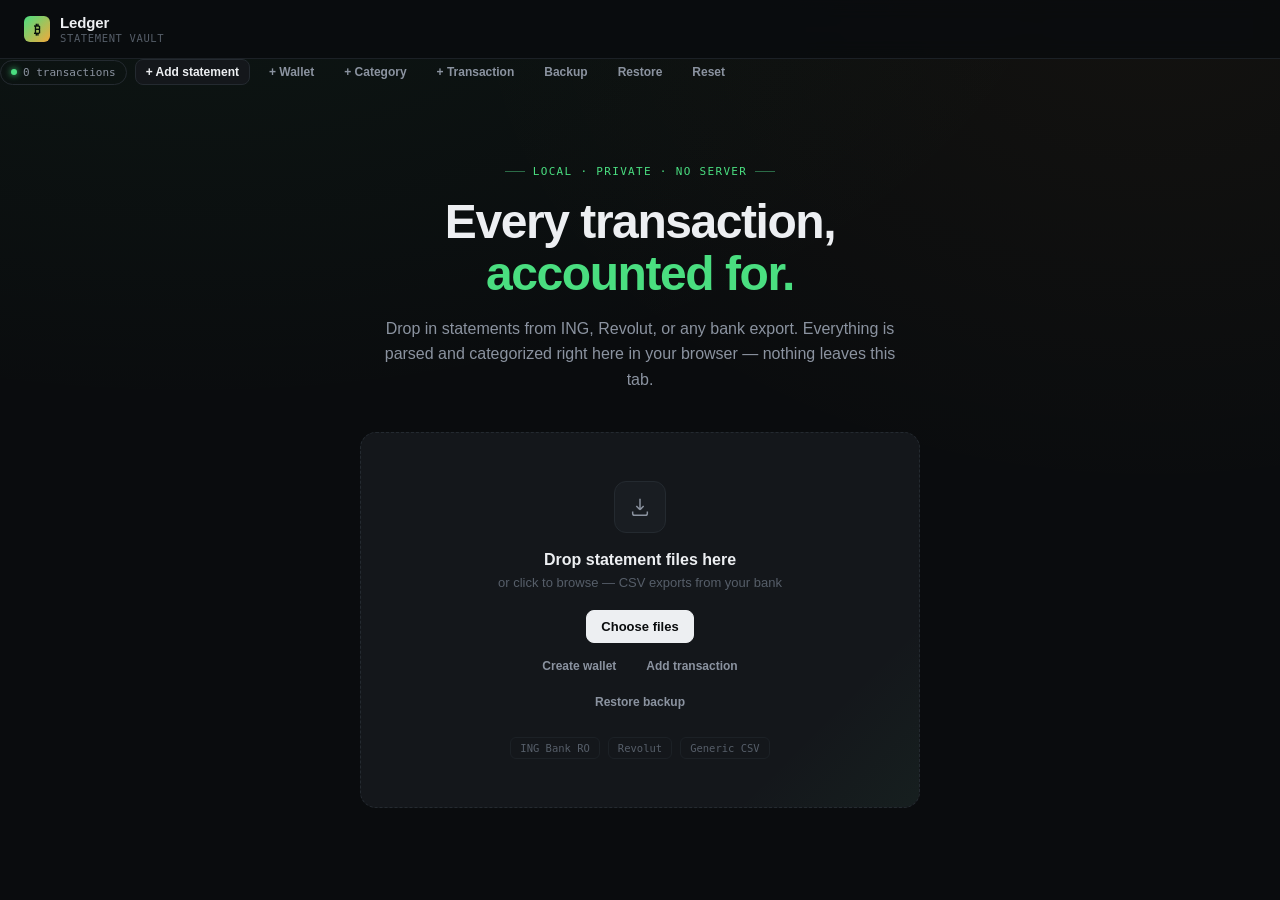
<file: ledger/index.html>
<!DOCTYPE html>
<html lang="en">
<head>
<meta charset="UTF-8">
<meta name="viewport" content="width=device-width, initial-scale=1.0">
<title>Ledger — Statement Vault</title>
<link rel="manifest" href="manifest.json">
<meta name="theme-color" content="#0a0c0e">
<meta name="mobile-web-app-capable" content="yes">
<meta name="apple-mobile-web-app-capable" content="yes">
<meta name="apple-mobile-web-app-status-bar-style" content="black-translucent">
<meta name="apple-mobile-web-app-title" content="Ledger">
<link rel="icon" href="icon-512.png" sizes="512x512" type="image/png">
<link rel="apple-touch-icon" href="icon-192.png">
<style>
:root{
  --void:#0a0c0e;
  --panel:#14171b;
  --panel-2:#191d22;
  --line:#242a30;
  --line-soft:#1c2126;
  --ink:#edeff2;
  --ink-dim:#8b93a0;
  --ink-faint:#565e69;
  --credit:#4ade80;
  --credit-dim:#2b6b47;
  --debit:#edeff2;
  --amber:#f2a93b;
  --amber-dim:#8a6323;
  --red:#e85a5a;
  --blue:#5b9dd9;
  --radius:10px;
  --mono:'JetBrains Mono',ui-monospace,monospace;
  --sans:'Inter',-apple-system,sans-serif;
}
*{box-sizing:border-box;margin:0;padding:0;}
html,body{background:var(--void);color:var(--ink);font-family:var(--sans);max-width:100%;overflow-x:hidden;}
body{
  min-height:100vh;
  background-image:
    radial-gradient(ellipse 900px 500px at 15% -10%, rgba(74,222,128,0.05), transparent),
    radial-gradient(ellipse 700px 500px at 90% 0%, rgba(242,169,59,0.04), transparent);
}
::selection{background:var(--credit);color:#06110b;}
::-webkit-scrollbar{width:10px;height:10px;}
::-webkit-scrollbar-track{background:var(--void);}
::-webkit-scrollbar-thumb{background:var(--line);border-radius:5px;}
::-webkit-scrollbar-thumb:hover{background:var(--ink-faint);}

.num{font-family:var(--mono);font-variant-numeric:tabular-nums;}

a{color:inherit;}
button{font-family:inherit;cursor:pointer;}

/* ============ TOP BAR ============ */
.topbar{
  position:sticky;top:0;z-index:50;
  display:flex;flex-direction:column;gap:10px;
  padding:14px 24px;
  background:rgba(10,12,14,0.88);
  backdrop-filter:blur(10px);
  border-bottom:1px solid var(--line-soft);
}
.topbar-row{
  display:flex;align-items:center;justify-content:space-between;gap:12px;
  flex-wrap:wrap;
}
.brand{display:flex;align-items:center;gap:10px;}
.brand-mark{
  width:26px;height:26px;border-radius:6px;
  background:linear-gradient(135deg,var(--credit),var(--amber));
  display:flex;align-items:center;justify-content:center;
  font-family:var(--mono);font-weight:700;font-size:13px;color:#06110b;
  flex-shrink:0;
}
.brand-name{font-weight:700;font-size:15px;letter-spacing:-0.01em;}
.brand-sub{font-family:var(--mono);font-size:10.5px;color:var(--ink-faint);letter-spacing:0.06em;margin-top:1px;}
.topbar-actions{display:flex;gap:8px;align-items:center;}
.mobile-menu-backdrop{display:none;}

/* Mobile hamburger button (hidden on desktop) */
.mobile-menu-btn{
  display:none;
  width:38px;height:38px;flex-shrink:0;
  align-items:center;justify-content:center;
  background:var(--panel);border:1px solid var(--line);border-radius:9px;
  transition:all .15s ease;
}
.mobile-menu-btn:active{background:var(--panel-2);}
.hamburger{width:16px;height:12px;position:relative;display:block;}
.hamburger span{
  position:absolute;left:0;width:100%;height:1.5px;background:var(--ink);
  border-radius:2px;transition:transform .25s ease, opacity .2s ease, top .25s ease;
}
.hamburger span:nth-child(1){top:0;}
.hamburger span:nth-child(2){top:5px;}
.hamburger span:nth-child(3){top:10px;}
.mobile-menu-btn[aria-expanded="true"] .hamburger span:nth-child(1){top:5px;transform:rotate(45deg);}
.mobile-menu-btn[aria-expanded="true"] .hamburger span:nth-child(2){opacity:0;}
.mobile-menu-btn[aria-expanded="true"] .hamburger span:nth-child(3){top:5px;transform:rotate(-45deg);}
.pill{
  font-family:var(--mono);font-size:11px;color:var(--ink-dim);
  border:1px solid var(--line);padding:5px 10px;border-radius:20px;
  display:flex;align-items:center;gap:6px;
}
.dot{width:6px;height:6px;border-radius:50%;background:var(--credit);box-shadow:0 0 6px var(--credit);}
.btn{
  font-family:var(--sans);font-size:13px;font-weight:600;
  padding:8px 14px;border-radius:8px;border:1px solid var(--line);
  background:var(--panel);color:var(--ink);
  transition:all .15s ease;
}
.btn:hover{border-color:var(--ink-faint);background:var(--panel-2);}
.btn-primary{background:var(--ink);color:#0a0c0e;border-color:var(--ink);}
.btn-primary:hover{background:#fff;border-color:#fff;}
.btn-ghost{background:transparent;border-color:transparent;color:var(--ink-dim);}
.btn-ghost:hover{background:var(--panel);color:var(--ink);}
.btn-sm{padding:5px 10px;font-size:12px;}

/* ============ LANDING / UPLOAD ============ */
.landing{
  max-width:760px;margin:0 auto;padding:80px 24px 60px;
  display:flex;flex-direction:column;align-items:center;text-align:center;
}
.landing-eyebrow{
  font-family:var(--mono);font-size:11px;color:var(--credit);letter-spacing:0.12em;
  text-transform:uppercase;margin-bottom:18px;display:flex;align-items:center;gap:8px;
}
.landing-eyebrow::before,.landing-eyebrow::after{content:'';width:20px;height:1px;background:var(--credit-dim);}
.landing h1{
  font-size:clamp(32px,5vw,48px);font-weight:800;letter-spacing:-0.03em;line-height:1.08;
  margin-bottom:16px;
}
.landing h1 .accent{color:var(--credit);}
.landing p.lede{color:var(--ink-dim);font-size:16px;line-height:1.6;max-width:520px;margin-bottom:40px;}

.dropzone{
  width:100%;max-width:560px;
  border:1.5px dashed var(--line);border-radius:16px;
  padding:48px 32px;background:var(--panel);
  transition:all .2s ease;position:relative;overflow:hidden;
}
.dropzone::before{
  content:'';position:absolute;inset:0;
  background:linear-gradient(135deg,transparent 40%,rgba(74,222,128,0.04) 50%,transparent 60%);
  background-size:200% 200%;
  animation:sheen 6s ease-in-out infinite;
  pointer-events:none;
}
@keyframes sheen{0%,100%{background-position:0% 0%;}50%{background-position:100% 100%;}}
.dropzone.drag{border-color:var(--credit);background:var(--panel-2);box-shadow:0 0 0 4px rgba(74,222,128,0.08);}
.dz-icon{
  width:52px;height:52px;margin:0 auto 18px;border-radius:12px;
  background:var(--panel-2);border:1px solid var(--line);
  display:flex;align-items:center;justify-content:center;
}
.dz-title{font-weight:700;font-size:16px;margin-bottom:6px;}
.dz-sub{color:var(--ink-faint);font-size:13px;margin-bottom:20px;}
.dz-formats{
  display:flex;gap:8px;justify-content:center;flex-wrap:wrap;margin-top:22px;
}
.format-chip{
  font-family:var(--mono);font-size:10.5px;color:var(--ink-faint);
  border:1px solid var(--line-soft);padding:4px 9px;border-radius:6px;
}
input[type=file]{display:none;}
.file-list{width:100%;max-width:560px;margin-top:16px;display:flex;flex-direction:column;gap:8px;}
.file-row{
  display:flex;align-items:center;justify-content:space-between;
  background:var(--panel);border:1px solid var(--line);border-radius:8px;
  padding:10px 14px;font-size:13px;
}
.file-row .fname{display:flex;align-items:center;gap:10px;color:var(--ink);}
.file-row .fmeta{color:var(--ink-faint);font-family:var(--mono);font-size:11px;}
.file-row .status-ok{color:var(--credit);font-size:11px;font-family:var(--mono);}
.file-row .status-err{color:var(--red);font-size:11px;font-family:var(--mono);}

.parse-errors{
  width:100%;max-width:560px;margin-top:14px;padding:14px 16px;
  background:rgba(232,90,90,0.06);border:1px solid rgba(232,90,90,0.25);
  border-radius:10px;text-align:left;font-size:12.5px;color:#f0a5a5;line-height:1.6;
}

/* ============ APP LAYOUT ============ */
.app{display:none;max-width:1360px;margin:0 auto;padding:24px;}
.app.active{display:block;}

/* receipt tape */
.tape{
  background:var(--panel);border:1px solid var(--line);border-radius:14px;
  padding:20px 24px;margin-bottom:20px;
  display:grid;grid-template-columns:repeat(auto-fit,minmax(150px,1fr));gap:0;
  position:relative;
}
.tape::before{
  content:'';position:absolute;top:0;left:0;right:0;height:2px;
  background:repeating-linear-gradient(90deg,var(--credit) 0 8px,transparent 8px 14px);
  opacity:0.5;
  border-radius:14px 14px 0 0;
}
.tape-cell{padding:6px 20px;border-right:1px solid var(--line-soft);}
.tape-cell:last-child{border-right:none;}
.tape-label{
  font-family:var(--mono);font-size:10px;color:var(--ink-faint);
  text-transform:uppercase;letter-spacing:0.08em;margin-bottom:6px;
}
.tape-value{font-family:var(--mono);font-size:22px;font-weight:600;letter-spacing:-0.02em;}
.tape-value.credit{color:var(--credit);}
.tape-value.debit{color:var(--ink);}
.tape-value.amber{color:var(--amber);}
.tape-sub{font-size:11px;color:var(--ink-faint);margin-top:3px;font-family:var(--mono);}

/* tabs */
.tabs{display:flex;gap:2px;margin-bottom:20px;border-bottom:1px solid var(--line-soft);}
.tab{
  padding:10px 16px;font-size:13px;font-weight:600;color:var(--ink-faint);
  border-bottom:2px solid transparent;transition:all .15s ease;
  display:flex;align-items:center;gap:7px;
}
.tab:hover{color:var(--ink-dim);}
.tab.active{color:var(--ink);border-bottom-color:var(--credit);}
.tab-badge{
  font-family:var(--mono);font-size:10px;background:var(--panel-2);
  border:1px solid var(--line);padding:1px 6px;border-radius:10px;color:var(--ink-faint);
}
.tab.active .tab-badge{color:var(--credit);border-color:var(--credit-dim);}

.panel-view{display:none;}
.panel-view.active{display:block;animation:fadein .25s ease;}
@keyframes fadein{from{opacity:0;transform:translateY(4px);}to{opacity:1;transform:translateY(0);}}

/* grid layout for overview */
.grid-2{display:grid;grid-template-columns:1.6fr 1fr;gap:16px;}
.grid-3{display:grid;grid-template-columns:repeat(3,1fr);gap:16px;}
@media(max-width:900px){.grid-2,.grid-3{grid-template-columns:1fr;}}

.card{
  background:var(--panel);border:1px solid var(--line);border-radius:14px;padding:20px;
  min-width:0;
}
.card-head{display:flex;align-items:center;justify-content:space-between;margin-bottom:16px;}
.card-title{font-size:14px;font-weight:700;letter-spacing:-0.01em;}
.card-title-sub{font-size:11.5px;color:var(--ink-faint);margin-top:2px;font-weight:400;}

/* category bars */
.cat-row{display:flex;align-items:center;gap:12px;padding:9px 0;border-bottom:1px solid var(--line-soft);}
.cat-row:last-child{border-bottom:none;}
.cat-dot{width:9px;height:9px;border-radius:3px;flex-shrink:0;}
.cat-name{font-size:13px;flex:1;min-width:0;overflow:hidden;text-overflow:ellipsis;white-space:nowrap;}
.cat-bar-track{flex:1.4;height:6px;background:var(--line-soft);border-radius:3px;overflow:hidden;}
.cat-bar-fill{height:100%;border-radius:3px;transition:width .6s cubic-bezier(.16,1,.3,1);}
.cat-amount{font-family:var(--mono);font-size:12.5px;color:var(--ink-dim);width:82px;text-align:right;flex-shrink:0;}
.cat-pct{font-family:var(--mono);font-size:10.5px;color:var(--ink-faint);width:38px;text-align:right;flex-shrink:0;}

/* chart canvas wrapper */
.chart-wrap{position:relative;height:200px;}

/* ledger table */
.ledger-controls{
  display:flex;gap:10px;margin-bottom:14px;flex-wrap:wrap;align-items:center;
}
.search-box{
  flex:1;min-width:180px;position:relative;
}
.search-box input{
  width:100%;background:var(--panel);border:1px solid var(--line);border-radius:8px;
  padding:9px 12px 9px 34px;color:var(--ink);font-size:13px;font-family:var(--sans);
}
.search-box input:focus{outline:none;border-color:var(--ink-faint);}
.search-box svg{position:absolute;left:11px;top:50%;transform:translateY(-50%);opacity:0.4;}
select, .filter-select{
  background:var(--panel);border:1px solid var(--line);border-radius:8px;
  padding:9px 12px;color:var(--ink);font-size:13px;font-family:var(--sans);
}
select:focus{outline:none;}

.export-group{display:flex;gap:6px;margin-left:auto;}
.export-group .btn{display:flex;align-items:center;gap:6px;}

.ledger{width:100%;border-collapse:collapse;font-size:13px;}
.ledger thead th{
  text-align:left;padding:9px 10px;font-family:var(--mono);font-size:10.5px;
  color:var(--ink-faint);text-transform:uppercase;letter-spacing:0.06em;
  border-bottom:1px solid var(--line);position:sticky;top:0;background:var(--void);
  cursor:pointer;user-select:none;
}
.ledger thead th:hover{color:var(--ink-dim);}
.ledger thead th.sorted{color:var(--credit);}
.ledger tbody tr{border-bottom:1px solid var(--line-soft);transition:background .1s ease;}
.ledger tbody tr:hover{background:var(--panel);}
.ledger tbody tr.anomaly-row{background:rgba(242,169,59,0.04);}
.ledger tbody tr.anomaly-row:hover{background:rgba(242,169,59,0.08);}
.ledger td{padding:10px;vertical-align:top;}
.ledger td.amt{font-family:var(--mono);text-align:right;white-space:nowrap;font-weight:500;}
.ledger td.amt.credit{color:var(--credit);}
.ledger td.date{font-family:var(--mono);color:var(--ink-dim);white-space:nowrap;font-size:12px;}
.ledger td.bal{font-family:var(--mono);color:var(--ink-faint);text-align:right;white-space:nowrap;font-size:12px;}
.tx-desc{font-weight:500;cursor:pointer;}
.tx-desc:hover{color:var(--credit);}
.tx-meta{font-size:11px;color:var(--ink-faint);margin-top:2px;}
.src-tag{
  display:inline-block;font-family:var(--mono);font-size:9.5px;padding:1px 6px;
  border-radius:4px;margin-right:6px;border:1px solid var(--line);color:var(--ink-faint);
}
.cat-chip{
  display:inline-flex;align-items:center;gap:5px;font-size:11.5px;
  padding:3px 9px;border-radius:20px;background:var(--panel-2);border:1px solid var(--line);
  cursor:pointer;color:var(--ink-dim);white-space:nowrap;
}
.cat-chip:hover{border-color:var(--ink-faint);}
.anomaly-flag{
  display:inline-flex;align-items:center;gap:4px;font-size:10.5px;font-family:var(--mono);
  color:var(--amber);margin-top:4px;cursor:pointer;
}
.note-btn{
  font-size:11px;color:var(--ink-faint);cursor:pointer;margin-top:4px;
  display:inline-flex;align-items:center;gap:4px;
}
.note-btn:hover{color:var(--ink-dim);}
.note-text{
  font-size:12px;color:var(--ink-dim);margin-top:5px;padding:8px 10px;
  background:var(--panel-2);border-left:2px solid var(--credit-dim);border-radius:0 6px 6px 0;
  line-height:1.5;
}

/* anomalies view */
.anomaly-card{
  background:var(--panel);border:1px solid var(--line);border-radius:12px;
  padding:16px 18px;margin-bottom:12px;border-left:3px solid var(--amber);
}
.anomaly-top{display:flex;justify-content:space-between;align-items:flex-start;gap:12px;}
.anomaly-title{font-weight:600;font-size:14px;margin-bottom:3px;}
.anomaly-reason{font-size:12.5px;color:var(--amber);font-family:var(--mono);}
.anomaly-amt{font-family:var(--mono);font-weight:700;font-size:16px;white-space:nowrap;}
.anomaly-detail{font-size:12.5px;color:var(--ink-dim);margin-top:8px;line-height:1.6;}
textarea.note-input{
  width:100%;margin-top:10px;background:var(--panel-2);border:1px solid var(--line);
  border-radius:8px;padding:10px 12px;color:var(--ink);font-family:var(--sans);font-size:13px;
  resize:vertical;min-height:56px;
}
textarea.note-input:focus{outline:none;border-color:var(--amber);}
.note-actions{display:flex;gap:8px;margin-top:8px;}

/* empty state */
.empty-state{
  text-align:center;padding:60px 20px;color:var(--ink-faint);
}
.empty-state svg{opacity:0.3;margin-bottom:14px;}
.empty-state p{font-size:13px;}

/* subscriptions */
.sub-row{
  display:flex;align-items:center;justify-content:space-between;padding:12px 0;
  border-bottom:1px solid var(--line-soft);
}
.sub-row:last-child{border-bottom:none;}
.sub-name{font-weight:600;font-size:13.5px;}
.sub-meta{font-size:11.5px;color:var(--ink-faint);margin-top:2px;}
.sub-amt{font-family:var(--mono);font-weight:600;font-size:14px;text-align:right;}
.sub-freq{font-size:10.5px;color:var(--ink-faint);text-align:right;margin-top:2px;font-family:var(--mono);}

/* insight pill list */
.insight{
  display:flex;gap:12px;padding:13px 0;border-bottom:1px solid var(--line-soft);align-items:flex-start;
}
.insight:last-child{border-bottom:none;}
.insight-icon{
  width:30px;height:30px;border-radius:8px;background:var(--panel-2);border:1px solid var(--line);
  display:flex;align-items:center;justify-content:center;flex-shrink:0;
}
.insight-text{font-size:12.5px;color:var(--ink-dim);line-height:1.55;}
.insight-text b{color:var(--ink);font-weight:600;}
.insight-text .g{color:var(--credit);font-weight:600;}
.insight-text .a{color:var(--amber);font-weight:600;}
.insight-text .r{color:var(--red);font-weight:600;}

/* legend */
.legend{display:flex;flex-wrap:wrap;gap:10px;margin-top:14px;}
.legend-item{display:flex;align-items:center;gap:6px;font-size:11px;color:var(--ink-faint);}

/* accounts */
.acct-row{
  display:flex;align-items:center;gap:12px;padding:12px 14px;border-radius:10px;
  border:1px solid var(--line);margin-bottom:8px;background:var(--panel-2);
  width:100%;min-width:0;overflow:hidden;
}
.acct-icon{
  width:34px;height:34px;border-radius:9px;display:flex;align-items:center;justify-content:center;
  font-family:var(--mono);font-weight:700;font-size:11px;flex-shrink:0;
}
.acct-info{flex:1;min-width:0;}
.acct-name{font-weight:600;font-size:13px;overflow:hidden;text-overflow:ellipsis;white-space:nowrap;}
.acct-meta{font-size:11px;color:var(--ink-faint);font-family:var(--mono);overflow:hidden;text-overflow:ellipsis;white-space:nowrap;}
.acct-bal{font-family:var(--mono);font-weight:700;font-size:14.5px;margin-left:auto;text-align:right;flex-shrink:0;white-space:nowrap;}
.card-actions{display:flex;gap:6px;flex-wrap:wrap;}

.simple-list{display:flex;flex-direction:column;gap:8px;}
.recent-scroll{max-height:184px;overflow-y:auto;padding-right:4px;}
.overview-wallet-scroll{max-height:184px;overflow-y:auto;padding-right:4px;}
.simple-row{
  display:flex;justify-content:space-between;align-items:flex-start;gap:10px;
  padding:10px 0;border-bottom:1px solid var(--line-soft);
}
.simple-row:last-child{border-bottom:none;}
.simple-row-title{font-size:13px;font-weight:600;}
.simple-row-sub{font-size:11px;color:var(--ink-faint);margin-top:2px;font-family:var(--mono);}
.simple-row-amt{font-family:var(--mono);font-size:12.5px;text-align:right;white-space:nowrap;}

footer.app-footer{
  text-align:center;padding:30px 0 10px;color:var(--ink-faint);font-size:11px;font-family:var(--mono);
}

/* modal */
.modal-backdrop{
  display:none;position:fixed;inset:0;background:rgba(0,0,0,0.6);z-index:100;
  align-items:center;justify-content:center;backdrop-filter:blur(3px);
}
.modal-backdrop.active{display:flex;}
.modal{
  background:var(--panel);border:1px solid var(--line);border-radius:14px;
  width:min(480px,90vw);max-height:80vh;overflow-y:auto;padding:22px;
}

/* biometric lock screen */
.lock-screen{
  position:fixed;inset:0;z-index:500;
  background:var(--void);
  display:flex;align-items:center;justify-content:center;
  padding:20px;
}
.lock-card{
  width:min(340px,100%);
  text-align:center;
  display:flex;flex-direction:column;align-items:center;gap:6px;
}
.lock-icon{
  width:56px;height:56px;border-radius:16px;
  background:var(--panel);border:1px solid var(--line);
  display:flex;align-items:center;justify-content:center;
  color:var(--credit);margin-bottom:10px;
}
.lock-icon.error{color:var(--red);}
.lock-title{font-weight:700;font-size:17px;}
.lock-sub{font-size:12.5px;color:var(--ink-faint);font-family:var(--mono);margin-bottom:18px;}
.lock-error{
  margin-top:12px;font-size:11.5px;color:var(--red);
  font-family:var(--mono);
}
.lock-forgot{
  margin-top:14px;font-size:11px;color:var(--ink-faint);
  background:none;border:none;text-decoration:underline;cursor:pointer;font-family:var(--sans);
}
.modal-wide{width:min(560px,92vw);}
.modal-head{display:flex;justify-content:space-between;align-items:center;margin-bottom:16px;}
.modal-title{font-weight:700;font-size:15px;}
.modal-sub{font-size:12px;color:var(--ink-faint);margin-top:3px;font-family:var(--mono);}
.form-stack{display:flex;flex-direction:column;gap:10px;}
.form-row{display:grid;grid-template-columns:1fr 1fr;gap:10px;}
.form-field{display:flex;flex-direction:column;gap:5px;}
.form-field label{
  font-family:var(--mono);font-size:10px;color:var(--ink-faint);
  text-transform:uppercase;letter-spacing:0.06em;
}
.form-input{
  width:100%;background:var(--panel-2);border:1px solid var(--line);border-radius:8px;
  padding:9px 10px;color:var(--ink);font-size:13px;font-family:var(--sans);
}
.form-input:focus{outline:none;border-color:var(--ink-faint);}
.form-field .hint{font-size:10.5px;color:var(--ink-faint);}
.manager-row{
  display:grid;grid-template-columns:1.3fr 1fr auto;gap:8px;align-items:end;
  padding:8px 0;border-bottom:1px solid var(--line-soft);
}
.manager-row:last-child{border-bottom:none;}
.close-x{color:var(--ink-faint);font-size:18px;line-height:1;flex-shrink:0;padding-left:12px;}
.close-x:hover{color:var(--ink);}
.modal-section-label{
  font-family:var(--mono);font-size:10.5px;color:var(--ink-faint);
  text-transform:uppercase;letter-spacing:0.07em;margin-bottom:10px;
}
.cat-picker{display:flex;flex-wrap:wrap;gap:8px;}
.cat-option{
  padding:7px 12px;border-radius:8px;border:1px solid var(--line);font-size:12.5px;
  display:flex;align-items:center;gap:6px;
}
.cat-option:hover{border-color:var(--ink-faint);}
.cat-option.selected{background:var(--panel-2);}

.modal-scope{display:flex;flex-direction:column;gap:2px;margin-top:18px;border-top:1px solid var(--line-soft);padding-top:14px;}
.scope-option{
  display:flex;align-items:flex-start;gap:10px;padding:9px 6px;border-radius:8px;cursor:pointer;
}
.scope-option:hover{background:var(--panel-2);}
.scope-option input[type=checkbox]{
  margin-top:2px;width:16px;height:16px;flex-shrink:0;accent-color:var(--credit);cursor:pointer;
}
.scope-title{font-size:13px;font-weight:600;}
.scope-sub{font-size:11.5px;color:var(--ink-faint);margin-top:1px;line-height:1.4;}

.modal-tx-list{
  max-height:220px;overflow-y:auto;border:1px solid var(--line-soft);border-radius:10px;
}
.modal-tx-row{
  display:flex;justify-content:space-between;align-items:center;gap:10px;
  padding:9px 12px;border-bottom:1px solid var(--line-soft);font-size:12.5px;
}
.modal-tx-row:last-child{border-bottom:none;}
.modal-tx-date{font-family:var(--mono);color:var(--ink-faint);font-size:11px;white-space:nowrap;}
.modal-tx-desc{flex:1;min-width:0;overflow:hidden;text-overflow:ellipsis;white-space:nowrap;color:var(--ink-dim);}
.modal-tx-amt{font-family:var(--mono);white-space:nowrap;font-weight:500;}
.modal-tx-cat{font-size:10.5px;color:var(--ink-faint);white-space:nowrap;}

/* budget editor */
.budget-editor-list{max-height:340px;overflow-y:auto;display:flex;flex-direction:column;gap:2px;}
.budget-editor-row{
  display:flex;align-items:center;gap:10px;padding:8px 2px;
  border-bottom:1px solid var(--line-soft);
}
.budget-editor-row:last-child{border-bottom:none;}
.budget-editor-label{display:flex;align-items:center;gap:8px;flex:1;font-size:13px;min-width:0;}
.budget-editor-row input[type=number]{
  width:100px;background:var(--panel-2);border:1px solid var(--line);border-radius:6px;
  padding:7px 9px;color:var(--ink);font-size:13px;font-family:var(--mono);text-align:right;
}
.budget-editor-row input[type=number]:focus{outline:none;border-color:var(--ink-faint);}
.budget-editor-clear{
  color:var(--ink-faint);font-size:11px;cursor:pointer;flex-shrink:0;padding:2px 4px;
}
.budget-editor-clear:hover{color:var(--red);}

/* budget progress on Overview */
.budget-progress{display:flex;flex-direction:column;gap:10px;margin-bottom:14px;padding-bottom:14px;border-bottom:1px solid var(--line-soft);}
.budget-row-top{display:flex;justify-content:space-between;align-items:baseline;gap:8px;margin-bottom:5px;}
.budget-row-name{font-size:12.5px;display:flex;align-items:center;gap:6px;min-width:0;overflow:hidden;text-overflow:ellipsis;white-space:nowrap;}
.budget-row-amt{font-family:var(--mono);font-size:11.5px;color:var(--ink-faint);white-space:nowrap;flex-shrink:0;}
.budget-row-amt b{color:var(--ink-dim);font-weight:600;}
.budget-track{height:6px;background:var(--line-soft);border-radius:3px;overflow:hidden;}
.budget-fill{height:100%;border-radius:3px;transition:width .4s ease;}
.budget-fill.ok{background:var(--credit);}
.budget-fill.ahead{background:var(--amber);}
.budget-fill.over{background:var(--red);}
.budget-status{font-size:10px;font-family:var(--mono);margin-top:3px;}
.budget-status.ok{color:var(--credit);}
.budget-status.ahead{color:var(--amber);}
.budget-status.over{color:var(--red);}

/* Period picker — anchored popover triggered from the Period tape-cell */
.tape-cell.period-cell{cursor:pointer;position:relative;user-select:none;}
.tape-cell.period-cell:hover .tape-value{color:var(--credit);}
.tape-cell.period-cell .tape-value{transition:color .15s ease;}
.period-cell.filtered .tape-label::after{
  content:'●';color:var(--credit);font-size:6px;margin-left:6px;vertical-align:middle;
}

.period-popover{
  display:none;position:absolute;top:calc(100% + 10px);left:0;z-index:60;
  background:var(--panel);border:1px solid var(--line);border-radius:12px;
  padding:16px;width:280px;box-shadow:0 12px 32px rgba(0,0,0,0.45);
  cursor:default;
}
.period-popover.open{display:block;animation:popIn .15s ease;}
.period-popover-backdrop{display:none;}
@keyframes popIn{from{opacity:0;transform:translateY(-4px);}to{opacity:1;transform:translateY(0);}}
@keyframes popInUp{from{opacity:0;transform:translateY(16px);}to{opacity:1;transform:translateY(0);}}
.period-popover-field{display:flex;flex-direction:column;gap:5px;margin-bottom:10px;}
.period-popover-field label{
  font-family:var(--mono);font-size:10px;color:var(--ink-faint);
  text-transform:uppercase;letter-spacing:0.06em;
}
.period-popover-field input[type="date"]{
  background:var(--panel-2);border:1px solid var(--line);border-radius:8px;
  padding:9px 10px;color:var(--ink);font-size:13px;font-family:var(--mono);
  color-scheme:dark;width:100%;
}
.period-popover-field input[type="date"]:focus{outline:none;border-color:var(--credit-dim);}
.period-popover-presets{display:flex;flex-wrap:wrap;gap:6px;margin-bottom:12px;}
.period-preset-chip{
  font-family:var(--mono);font-size:10.5px;color:var(--ink-dim);
  border:1px solid var(--line);padding:4px 9px;border-radius:20px;cursor:pointer;
  transition:all .1s ease;
}
.period-preset-chip:hover{border-color:var(--credit-dim);color:var(--credit);}
.period-popover-actions{display:flex;gap:8px;}
.period-popover-actions .btn{flex:1;}

/* === Mobile improvements === */
@media (max-width: 640px) {
  .topbar {
    padding: 12px 14px;
    gap: 8px;
  }
  .topbar-row { flex-wrap: nowrap; gap: 8px; }
  .brand-name { font-size: 14px; }
  .brand-sub { font-size: 9px; }

  .mobile-menu-btn{ display:inline-flex; }

  .mobile-menu-backdrop{
    display:block;position:fixed;inset:0;z-index:90;
    background:rgba(6,7,9,0.72);
    opacity:0;pointer-events:none;
    transition:opacity .25s ease;
  }
  .mobile-menu-backdrop.open{opacity:1;pointer-events:auto;}

  /* Off-canvas drawer */
  .topbar-actions {
    position:fixed;
    top:0; right:0; bottom:0;
    width:min(78vw, 300px);
    z-index:100;
    display:flex;
    flex-direction:column;
    align-items:stretch;
    gap:6px;
    background:var(--panel);
    border-left:1px solid var(--line);
    padding:18px 14px calc(18px + env(safe-area-inset-bottom, 0px));
    box-shadow:-16px 0 40px rgba(0,0,0,0.5);
    transform:translateX(100%);
    transition:transform .28s cubic-bezier(.16,1,.3,1);
    overflow-y:auto;
  }
  .topbar-actions.mobile-open { transform:translateX(0); }
  .topbar-actions::before{
    content:'Menu';
    font-family:var(--mono);font-size:11px;color:var(--ink-faint);
    text-transform:uppercase;letter-spacing:0.08em;
    padding:0 2px 12px;margin-bottom:4px;border-bottom:1px solid var(--line-soft);
  }
  .topbar-actions .pill {
    font-size: 11px; padding: 8px 10px; justify-content:center;
    border-radius:9px; margin-bottom:6px; order:-1;
  }
  .topbar-actions .btn{
    width:100%;text-align:left;padding:12px 14px;font-size:14px;border-radius:9px;
  }
  .topbar-actions .btn-ghost{border:1px solid transparent;}
  .topbar-actions #addMoreBtn{order:0;}

  .btn-sm { font-size: 11px; padding: 4px 10px; }
  .form-row { grid-template-columns:1fr; }
  .manager-row { grid-template-columns:1fr; }

  /* Period popover becomes a bottom sheet on mobile, with a dim backdrop */
  .period-popover {
    position: fixed;
    top: auto; bottom: 0; left: 0; right: 0;
    width: auto;
    border-radius: 16px 16px 0 0;
    padding: 18px 16px calc(18px + env(safe-area-inset-bottom, 0px));
    z-index: 70;
  }
  .period-popover.open { animation: popInUp .18s ease; }
  .period-popover-backdrop.open{
    display:block;position:fixed;top:0;left:0;right:0;bottom:0;
    background:rgba(0,0,0,0.5);z-index:69;
  }

  .landing { padding: 40px 16px; }
  .landing h1 { font-size: 28px; }
  .landing p.lede { font-size: 14px; }
  .dropzone { padding: 28px 16px; }

  .app { padding: 12px; }

  /* Tape becomes a clean 2-column grid; Period spans full width */
  .tape {
    display: grid;
    grid-template-columns: 1fr 1fr;
    gap: 0;
    padding: 6px 14px;
  }
  .tape-cell {
    padding: 12px 10px;
    border-right: 1px solid var(--line-soft);
    border-bottom: 1px solid var(--line-soft);
    min-width: 0;
  }
  .tape-cell:nth-child(2n) { border-right: none; }
  .tape-cell:nth-last-child(-n+2) { border-bottom: none; }
  .tape-cell.period-cell {
    grid-column: 1 / -1;
    border-right: none;
  }
  .tape-value { font-size: 17px; overflow-wrap: anywhere; }
  .tape-label { font-size: 9.5px; }
  .tape-sub { font-size: 10px; }

  /* Tabs scroll horizontally on small screens */
  .tabs {
    flex-wrap: nowrap;
    overflow-x: auto;
    -webkit-overflow-scrolling: touch;
    gap: 0;
    padding-bottom: 2px;
  }
  .tab {
    flex: 0 0 auto;
    padding: 8px 12px;
    font-size: 12px;
    white-space: nowrap;
  }

  /* Cards full width, less padding */
  .card { padding: 14px; }

  /* Charts smaller */
  .chart-wrap { height: 140px; }

  /* Ledger table: smaller fonts, horizontal scroll */
  .ledger { font-size: 11px; }
  .ledger td, .ledger th { padding: 6px 4px; }
  .ledger td.amt, .ledger td.bal { font-size: 11px; }
  .cat-chip { font-size: 10px; padding: 2px 6px; }
  .tx-desc { font-size: 11px; }

  /* Controls wrap and stack */
  .ledger-controls {
    flex-direction: column;
    align-items: stretch;
    gap: 6px;
  }
  .search-box { min-width: unset; }
  select, .filter-select { font-size: 12px; padding: 6px 8px; }
  .export-group { margin-left: 0; }
  .export-group .btn { flex: 1; justify-content: center; }

  /* Modal full-width */
  .modal-backdrop .modal {
    width: 94vw;
    max-height: 90vh;
    padding: 16px;
    margin: 0 auto;
    border-radius: 12px;
  }
  .modal-wide { width: 94vw; }
  .cat-option { font-size: 11px; padding: 5px 8px; }
  .modal-tx-row { font-size: 11px; padding: 6px 8px; }
  .budget-editor-row input[type=number] { width: 80px; font-size: 12px; }
  .budget-editor-label { font-size: 12px; }

  /* Anomaly cards */
  .anomaly-card { padding: 12px; }
  .anomaly-title { font-size: 13px; }
  .anomaly-amt { font-size: 14px; }

  /* Account rows */
  .acct-row { padding: 8px 10px; gap: 8px; align-items: flex-start; }
  .acct-icon { width: 28px; height: 28px; font-size: 10px; }
  .acct-name { font-size: 12px; white-space: normal; overflow-wrap: anywhere; }
  .acct-meta { font-size: 10px; white-space: normal; overflow-wrap: anywhere; }
  .acct-bal {
    font-size: 12.5px; margin-left: 8px; max-width: 42%;
    white-space: nowrap; overflow: hidden; text-overflow: ellipsis; flex-shrink: 1;
  }

  /* Grids become single column */
  .grid-2, .grid-3 { grid-template-columns: 1fr; }

  /* Ensure the ledger wrapper scrolls */
  .ledger-container { overflow-x: auto; }
}

/* Extra small screens (phones < 400px) */
@media (max-width: 400px) {
  .brand-sub { display:none; }
  .landing h1 { font-size: 23px; }
  .tape-value { font-size: 15px; }
  .tape-cell { padding: 10px 8px; }
  .topbar-actions { width: 82vw; }
}
</style>
</head>
<body>

<div class="topbar">
  <div class="topbar-row">
    <div class="brand">
      <div class="brand-mark">₿</div>
      <div>
        <div class="brand-name">Ledger</div>
        <div class="brand-sub" id="topbarSub">STATEMENT VAULT</div>
      </div>
    </div>
    <button class="mobile-menu-btn" id="mobileMenuBtn" type="button" aria-label="Open menu" aria-expanded="false">
      <span class="hamburger"><span></span><span></span><span></span></span>
    </button>
  </div>
</div>
<div class="topbar-actions" id="topActions">
  <div class="pill"><span class="dot"></span><span id="txCountPill">0 transactions</span></div>
  <button class="btn btn-sm" id="installAppBtn" style="display:none;">⤓ Install app</button>
  <button class="btn btn-sm" id="addMoreBtn">+ Add statement</button>
  <button class="btn btn-sm btn-ghost" id="addWalletBtn">+ Wallet</button>
  <button class="btn btn-sm btn-ghost" id="addCategoryBtn">+ Category</button>
  <button class="btn btn-sm btn-ghost" id="addManualTxBtn">+ Transaction</button>
  <button class="btn btn-sm btn-ghost" id="backupBtn">Backup</button>
  <button class="btn btn-sm btn-ghost" id="restoreBtn">Restore</button>
  <button class="btn btn-sm btn-ghost" id="biometricToggleBtn">🔒 Enable biometric lock</button>
  <button class="btn btn-sm btn-ghost" id="resetBtn">Reset</button>
</div>
<div class="mobile-menu-backdrop" id="mobileMenuBackdrop"></div>

<!-- BIOMETRIC LOCK SCREEN -->
<div class="lock-screen" id="lockScreen" style="display:none;">
  <div class="lock-card">
    <div class="lock-icon" id="lockIcon">
      <svg width="30" height="30" viewBox="0 0 24 24" fill="none" stroke="currentColor" stroke-width="1.6"><path d="M12 2a5 5 0 00-5 5v3H6a2 2 0 00-2 2v8a2 2 0 002 2h12a2 2 0 002-2v-8a2 2 0 00-2-2h-1V7a5 5 0 00-5-5zm3 8H9V7a3 3 0 016 0v3z"/></svg>
    </div>
    <div class="lock-title">Ledger is locked</div>
    <div class="lock-sub" id="lockSub">Verify your identity to continue</div>
    <button class="btn btn-primary" id="lockUnlockBtn" type="button">Unlock with biometrics</button>
    <div class="lock-error" id="lockError" style="display:none;"></div>
  </div>
</div>

<!-- LANDING -->
<div class="landing" id="landing">
  <div class="landing-eyebrow">Local · Private · No server</div>
  <h1>Every transaction,<br><span class="accent">accounted for.</span></h1>
  <p class="lede">Drop in statements from ING, Revolut, or any bank export. Everything is parsed and categorized right here in your browser — nothing leaves this tab.</p>

  <div class="dropzone" id="dropzone">
    <input type="file" id="fileInput" multiple accept=".csv,.txt">
    <div class="dz-icon">
      <svg width="22" height="22" viewBox="0 0 24 24" fill="none" stroke="#8b93a0" stroke-width="1.6"><path d="M12 3v12m0 0l-4-4m4 4l4-4M4 17v2a2 2 0 002 2h12a2 2 0 002-2v-2"/></svg>
    </div>
    <div class="dz-title">Drop statement files here</div>
    <div class="dz-sub">or click to browse — CSV exports from your bank</div>
    <button class="btn btn-primary" id="browseBtn" type="button">Choose files</button>
    <div style="display:flex;gap:8px;justify-content:center;flex-wrap:wrap;margin-top:10px;">
      <button class="btn btn-sm btn-ghost" id="addWalletLandingBtn" type="button">Create wallet</button>
      <button class="btn btn-sm btn-ghost" id="addManualTxLandingBtn" type="button">Add transaction</button>
    </div>
    <button class="btn btn-sm btn-ghost" id="restoreLandingBtn" type="button" style="margin-top:10px;">Restore backup</button>
    <div class="dz-formats">
      <span class="format-chip">ING Bank RO</span>
      <span class="format-chip">Revolut</span>
      <span class="format-chip">Generic CSV</span>
    </div>
  </div>

  <div class="file-list" id="fileList"></div>
  <div class="parse-errors" id="parseErrors" style="display:none;"></div>
</div>

<!-- APP -->
<div class="app" id="app">

  <div class="tape" id="tape"></div>

  <div class="tabs" id="tabs">
    <div class="tab active" data-view="overview">Overview</div>
    <div class="tab" data-view="ledger">Ledger <span class="tab-badge" id="ledgerBadge">0</span></div>
    <div class="tab" data-view="anomalies">Anomalies <span class="tab-badge" id="anomalyBadge">0</span></div>
    <div class="tab" data-view="subscriptions">Recurring</div>
    <div class="tab" data-view="accounts">Wallets</div>
  </div>

  <!-- OVERVIEW -->
  <div class="panel-view active" id="view-overview">
    <div class="grid-2" style="margin-bottom:16px;">
      <div class="card">
        <div class="card-head">
          <div>
            <div class="card-title">Cash flow</div>
            <div class="card-title-sub">Income vs. spending by month</div>
          </div>
        </div>
        <div class="chart-wrap"><canvas id="flowChart"></canvas></div>
      </div>
      <div class="card">
        <div class="card-head">
          <div>
            <div class="card-title">Spending by category</div>
            <div class="card-title-sub" id="catPeriodLabel">All time</div>
          </div>
          <button class="btn btn-sm btn-ghost" id="editBudgetsBtn" title="Set monthly budgets per category">Budgets</button>
        </div>
        <div id="budgetProgress"></div>
        <div id="catBreakdown"></div>
      </div>
    </div>

    <div class="grid-3">
      <div class="card">
        <div class="card-head">
          <div class="card-title">Balance trend</div>
        </div>
        <div class="chart-wrap" style="height:150px;"><canvas id="balChart"></canvas></div>
      </div>
      <div class="card" style="grid-column:span 2;">
        <div class="card-head">
          <div>
            <div class="card-title">Insights</div>
            <div class="card-title-sub">Patterns worth knowing about</div>
          </div>
        </div>
        <div id="insightsList"></div>
      </div>
    </div>
    <div class="grid-2" style="margin-top:16px;">
      <div class="card">
        <div class="card-head">
          <div>
            <div class="card-title">Recent transactions</div>
            <div class="card-title-sub">Latest activity in current filter</div>
          </div>
          <button class="btn btn-sm btn-ghost" id="gotoLedgerBtn">All</button>
        </div>
        <div id="recentTxList" class="simple-list recent-scroll"></div>
      </div>
      <div class="card">
        <div class="card-head">
          <div>
            <div class="card-title">Wallet balances</div>
            <div class="card-title-sub">Sorted by most money available</div>
          </div>
          <button class="btn btn-sm btn-ghost" id="gotoWalletsBtn">Wallets</button>
        </div>
        <div id="overviewWalletList" class="simple-list overview-wallet-scroll"></div>
      </div>
    </div>
  </div>

  <!-- LEDGER -->
  <div class="panel-view" id="view-ledger">
    <div class="ledger-controls">
      <div class="search-box">
        <svg width="14" height="14" viewBox="0 0 24 24" fill="none" stroke="#8b93a0" stroke-width="2"><circle cx="11" cy="11" r="7"/><path d="M21 21l-4.3-4.3"/></svg>
        <input type="text" id="searchInput" placeholder="Search description, merchant, note…">
      </div>
      <select id="categoryFilter"><option value="">All categories</option></select>
      <select id="accountFilter"><option value="">All wallets</option></select>
      <select id="typeFilter">
        <option value="">All types</option>
        <option value="credit">Credits only</option>
        <option value="debit">Debits only</option>
        <option value="anomaly">Anomalies only</option>
        <option value="noted">Has note</option>
      </select>
      <div class="export-group">
        <button class="btn btn-sm btn-ghost" id="exportCsvBtn" title="Download filtered transactions as CSV">
          <svg width="13" height="13" viewBox="0 0 24 24" fill="none" stroke="currentColor" stroke-width="2"><path d="M12 3v12m0 0l-4-4m4 4l4-4M4 17v2a2 2 0 002 2h12a2 2 0 002-2v-2"/></svg>
          CSV
        </button>
        <button class="btn btn-sm btn-ghost" id="exportJsonBtn" title="Download filtered transactions as JSON">
          <svg width="13" height="13" viewBox="0 0 24 24" fill="none" stroke="currentColor" stroke-width="2"><path d="M12 3v12m0 0l-4-4m4 4l4-4M4 17v2a2 2 0 002 2h12a2 2 0 002-2v-2"/></svg>
          JSON
        </button>
      </div>
    </div>
    <div class="ledger-container" style="overflow-x:auto;">
      <table class="ledger">
        <thead>
          <tr>
            <th data-sort="date" class="sorted">Date</th>
            <th data-sort="desc">Description</th>
            <th data-sort="category">Category</th>
            <th data-sort="account">Account</th>
            <th data-sort="amount" style="text-align:right;">Amount</th>
            <th data-sort="balance" style="text-align:right;">Balance</th>
          </tr>
        </thead>
        <tbody id="ledgerBody"></tbody>
      </table>
    </div>
    <div class="empty-state" id="ledgerEmpty" style="display:none;">
      <p>No transactions match your filters.</p>
    </div>
  </div>

  <!-- ANOMALIES -->
  <div class="panel-view" id="view-anomalies">
    <div id="anomalyList"></div>
    <div class="empty-state" id="anomalyEmpty" style="display:none;">
      <svg width="40" height="40" viewBox="0 0 24 24" fill="none" stroke="#8b93a0" stroke-width="1.5"><path d="M9 12l2 2 4-4m6 2a9 9 0 11-18 0 9 9 0 0118 0z"/></svg>
      <p>No anomalies flagged — nothing looks unusual in this period.</p>
    </div>
  </div>

  <!-- SUBSCRIPTIONS -->
  <div class="panel-view" id="view-subscriptions">
    <div class="grid-2">
      <div class="card">
        <div class="card-head">
          <div>
            <div class="card-title">Recurring payments detected</div>
            <div class="card-title-sub">Same merchant, similar amount, regular interval</div>
          </div>
        </div>
        <div id="subList"></div>
      </div>
      <div class="card">
        <div class="card-head">
          <div class="card-title">Top merchants</div>
        </div>
        <div id="merchantList"></div>
      </div>
    </div>
  </div>

  <!-- ACCOUNTS -->
  <div class="panel-view" id="view-accounts">
    <div class="grid-2">
      <div class="card">
        <div class="card-head">
          <div class="card-title">Wallets</div>
          <div class="card-actions">
            <button class="btn btn-sm btn-ghost" id="walletViewAddWalletBtn">+ Wallet</button>
            <button class="btn btn-sm btn-ghost" id="walletViewAddTxBtn">+ Transaction</button>
          </div>
        </div>
        <div id="acctList"></div>
      </div>
      <div class="card">
        <div class="card-head"><div class="card-title">Source files</div></div>
        <div id="sourceList"></div>
      </div>
    </div>
  </div>

  <footer class="app-footer">All parsing happens locally in your browser. Nothing is uploaded anywhere.</footer>
</div>

<!-- Merchant category editor modal -->
<div class="modal-backdrop" id="catModal">
  <div class="modal modal-wide">
    <div class="modal-head">
      <div>
        <div class="modal-title" id="catModalMerchant">Merchant</div>
        <div class="modal-sub" id="catModalDesc"></div>
      </div>
      <div class="close-x" id="catModalClose">✕</div>
    </div>

    <div class="modal-section-label">Set category to</div>
    <div class="cat-picker" id="catPicker"></div>

    <div class="modal-scope">
      <label class="scope-option">
        <input type="checkbox" id="scopeExisting" checked>
        <div>
          <div class="scope-title">Apply to <span id="scopeExistingCount">0</span> existing transaction<span id="scopeExistingPlural">s</span></div>
          <div class="scope-sub">Recategorizes every past transaction from this merchant</div>
        </div>
      </label>
      <label class="scope-option">
        <input type="checkbox" id="scopeFuture" checked>
        <div>
          <div class="scope-title">Apply to future transactions</div>
          <div class="scope-sub">New statements you load later will use this category automatically for this merchant</div>
        </div>
      </label>
    </div>

    <button class="btn btn-primary" id="catModalApply" style="width:100%;margin-top:14px;" disabled>Choose a category above</button>

    <div class="modal-section-label" style="margin-top:22px;">Transactions from this merchant</div>
    <div id="catModalTxList" class="modal-tx-list"></div>
  </div>
</div>

<!-- Budget editor modal -->
<div class="modal-backdrop" id="budgetModal">
  <div class="modal modal-wide">
    <div class="modal-head">
      <div>
        <div class="modal-title">Monthly budgets</div>
        <div class="modal-sub">Set a target per category — tracked against the current calendar month</div>
      </div>
      <div class="close-x" id="budgetModalClose">✕</div>
    </div>

    <div class="modal-section-label">Category targets (RON)</div>
    <div id="budgetEditorList" class="budget-editor-list"></div>

    <button class="btn btn-primary" id="budgetModalSave" style="width:100%;margin-top:14px;">Save budgets</button>
  </div>
</div>

<!-- Wallet creator modal -->
<div class="modal-backdrop" id="walletModal">
  <div class="modal">
    <div class="modal-head">
      <div>
        <div class="modal-title">Create wallet</div>
        <div class="modal-sub">Track balances and add transactions manually</div>
      </div>
      <div class="close-x" id="walletModalClose">✕</div>
    </div>
    <div class="form-stack">
      <div class="form-field">
        <label for="walletNameInput">Wallet name</label>
        <input id="walletNameInput" class="form-input" type="text" placeholder="e.g. Cash wallet">
      </div>
      <div class="form-row">
        <div class="form-field">
          <label for="walletCurrencyInput">Currency</label>
          <input id="walletCurrencyInput" class="form-input" type="text" value="RON" maxlength="8">
        </div>
        <div class="form-field">
          <label for="walletOpeningInput">Opening balance</label>
          <input id="walletOpeningInput" class="form-input" type="number" step="0.01" value="0">
        </div>
      </div>
      <button class="btn btn-primary" id="walletModalSave" type="button">Create wallet</button>
    </div>
  </div>
</div>

<!-- Manual transaction modal -->
<div class="modal-backdrop" id="manualTxModal">
  <div class="modal modal-wide">
    <div class="modal-head">
      <div>
        <div class="modal-title">Add manual transaction</div>
        <div class="modal-sub">Use "Balance adjustment" to set a wallet to an exact balance</div>
      </div>
      <div class="close-x" id="manualTxModalClose">✕</div>
    </div>
    <div class="form-stack">
      <div class="form-row">
        <div class="form-field">
          <label for="manualEntryType">Entry type</label>
          <select id="manualEntryType" class="form-input">
            <option value="transaction">Regular transaction</option>
            <option value="adjustment">Balance adjustment</option>
          </select>
        </div>
        <div class="form-field">
          <label for="manualWalletSelect">Wallet</label>
          <select id="manualWalletSelect" class="form-input"></select>
        </div>
      </div>
      <div class="form-row">
        <div class="form-field">
          <label for="manualDateInput">Date</label>
          <input id="manualDateInput" class="form-input" type="date">
        </div>
        <div class="form-field" id="manualDirectionField">
          <label for="manualDirection">Direction</label>
          <select id="manualDirection" class="form-input">
            <option value="debit">Money out</option>
            <option value="credit">Money in</option>
          </select>
        </div>
      </div>
      <div class="form-row">
        <div class="form-field" id="manualAmountField">
          <label for="manualAmountInput">Amount</label>
          <input id="manualAmountInput" class="form-input" type="number" step="0.01" placeholder="0.00">
        </div>
        <div class="form-field" id="manualTargetField" style="display:none;">
          <label for="manualTargetBalanceInput">Target balance</label>
          <input id="manualTargetBalanceInput" class="form-input" type="number" step="0.01" placeholder="0.00">
        </div>
        <div class="form-field" id="manualCategoryField">
          <label for="manualCategorySelect">Category</label>
          <select id="manualCategorySelect" class="form-input"></select>
        </div>
      </div>
      <div class="form-field">
        <label for="manualDescInput">Description</label>
        <input id="manualDescInput" class="form-input" type="text" placeholder="e.g. ATM withdrawal">
      </div>
      <div class="form-field">
        <label for="manualNoteInput">Note (optional)</label>
        <input id="manualNoteInput" class="form-input" type="text" placeholder="Optional note">
      </div>
      <div class="hint" id="manualAdjustmentHint" style="display:none;">Balance adjustment creates a transaction whose resulting wallet balance equals your target.</div>
      <button class="btn btn-primary" id="manualTxSaveBtn" type="button">Save transaction</button>
    </div>
  </div>
</div>

<!-- Custom category modal -->
<div class="modal-backdrop" id="categoryModal">
  <div class="modal">
    <div class="modal-head">
      <div>
        <div class="modal-title">Create category</div>
        <div class="modal-sub">Use custom categories in filters, budgeting, and manual transactions</div>
      </div>
      <div class="close-x" id="categoryModalClose">✕</div>
    </div>
    <div class="form-stack">
      <div class="form-field">
        <label for="newCategoryNameInput">Category name</label>
        <input id="newCategoryNameInput" class="form-input" type="text" placeholder="e.g. Pets">
      </div>
      <div class="form-row">
        <div class="form-field">
          <label for="newCategoryIconInput">Icon</label>
          <input id="newCategoryIconInput" class="form-input" type="text" value="🏷️" maxlength="4">
        </div>
        <div class="form-field">
          <label for="newCategoryColorInput">Color</label>
          <input id="newCategoryColorInput" class="form-input" type="color" value="#7dd3fc">
        </div>
      </div>
      <button class="btn btn-sm btn-ghost" id="openCategoryManagerBtn" type="button">Manage custom categories</button>
      <button class="btn btn-primary" id="categoryModalSave" type="button">Create category</button>
    </div>
  </div>
</div>

<!-- Category manager modal -->
<div class="modal-backdrop" id="categoryManagerModal">
  <div class="modal modal-wide">
    <div class="modal-head">
      <div>
        <div class="modal-title">Manage custom categories</div>
        <div class="modal-sub">Delete a custom category by reassigning its transactions</div>
      </div>
      <div class="close-x" id="categoryManagerClose">✕</div>
    </div>
    <div id="categoryManagerList" class="form-stack"></div>
  </div>
</div>

<!-- Transaction details modal -->
<div class="modal-backdrop" id="txDetailModal">
  <div class="modal modal-wide">
    <div class="modal-head">
      <div>
        <div class="modal-title">Transaction details</div>
        <div class="modal-sub" id="txDetailSub"></div>
      </div>
      <div class="close-x" id="txDetailClose">✕</div>
    </div>
    <div id="txDetailBody" class="form-stack" style="margin-bottom:14px;"></div>
    <div class="form-row">
      <button class="btn btn-primary" id="txSaveBtn" type="button">Save changes</button>
      <button class="btn" id="txDeleteBtn" type="button" style="border-color:var(--red);color:#f0a5a5;">Delete transaction</button>
    </div>
  </div>
</div>

<script>
/* =========================================================================
   LEDGER — Full application with date filter affecting all views
   ========================================================================= */
(function(){
"use strict";

/* ---------------------------------------------------------------------
   STATE
--------------------------------------------------------------------- */
const STATE = {
  transactions: [],
  wallets: [],
  customCategories: [],
  sources: [],
  notes: {},
  categoryOverrides: {},
  merchantOverrides: {},
  budgets: {}, // { categoryKey: monthlyAmountInRON }
  view: 'overview',
  sort: {key:'date', dir:'desc'},
  filters: {search:'', category:'', account:'', type:''},
  dateFilter: { start: null, end: null } // stored as Date objects or null
};

const ROMANIAN_MONTHS = {
  'ianuarie':1,'februarie':2,'martie':3,'aprilie':4,'mai':5,'iunie':6,
  'iulie':7,'august':8,'septembrie':9,'octombrie':10,'noiembrie':11,'decembrie':12
};

/* ---------------------------------------------------------------------
   CATEGORY DEFINITIONS
--------------------------------------------------------------------- */
const BASE_CATEGORIES = [
  {key:'groceries',   label:'Groceries',        color:'#4ade80', icon:'🛒'},
  {key:'dining',      label:'Dining & Takeout',  color:'#f2a93b', icon:'🍽️'},
  {key:'transport',   label:'Transport & Fuel',  color:'#5b9dd9', icon:'⛽'},
  {key:'shopping',    label:'Shopping',          color:'#e879c9', icon:'🛍️'},
  {key:'bills',       label:'Bills & Utilities',  color:'#e85a5a', icon:'💡'},
  {key:'subscriptions',label:'Subscriptions',    color:'#a78bfa', icon:'🔁'},
  {key:'health',      label:'Health',            color:'#34d399', icon:'💊'},
  {key:'entertainment',label:'Entertainment',    color:'#fb923c', icon:'🎬'},
  {key:'travel',      label:'Travel',            color:'#22d3ee', icon:'✈️'},
  {key:'transfer_out',label:'Transfer out (P2P)',color:'#8b93a0', icon:'↗️'},
  {key:'transfer_in', label:'Transfer in (P2P)', color:'#6ee7b7', icon:'↘️'},
  {key:'income',      label:'Income',            color:'#4ade80', icon:'💰'},
  {key:'savings',     label:'Savings / Pockets',  color:'#60a5fa', icon:'🏦'},
  {key:'investing',   label:'Investing',         color:'#facc15', icon:'📈'},
  {key:'fees',        label:'Fees & Charges',    color:'#e85a5a', icon:'⚠️'},
  {key:'cash',        label:'Cash & ATM',        color:'#d4a373', icon:'🏧'},
  {key:'other',       label:'Other',             color:'#565e69', icon:'•'}
];
let CATEGORIES = [];
let CAT_MAP = {};
function rebuildCategories(){
  CATEGORIES = [...BASE_CATEGORIES, ...STATE.customCategories];
  CAT_MAP = Object.fromEntries(CATEGORIES.map(c=>[c.key,c]));
}
const catModal = document.getElementById('catModal');
const budgetModal = document.getElementById('budgetModal');
const walletModal = document.getElementById('walletModal');
const manualTxModal = document.getElementById('manualTxModal');
const categoryModal = document.getElementById('categoryModal');
const categoryManagerModal = document.getElementById('categoryManagerModal');
const txDetailModal = document.getElementById('txDetailModal');

// Merchant / keyword -> category rules (checked against uppercased description)
const RULES = [
  [/MEGAIMAGE|KAUFLAND|LIDL|CARREFOUR|MEGA IMAGE|PROFI|AUCHAN|PENNY|BIBI MARKET|LA IEFTINACHE/i,'groceries'],
  [/BOLT FOOD|GLOVO|FOODPANDA|GOOD FOOD|SPERANTA PROD|NYX\*SPERANTA|FROO\b/i,'dining'],
  [/RESTAURANT|BISTRO|CAFE|CAFFE|COFFEE|PIZZA|SUSHI|KFC|MCDONALD|BURGER KING|STARBUCKS|VAMA VECHE|1 MINUTE\b|PRANZO/i,'dining'],
  [/BOLT SERVICES|UBER|TAXI|RATBV|CFR|METROREX|STB\b|AMPARCAT|CARWASH|PARKING/i,'transport'],
  [/OMV|ROMPETROL|LUKOIL|MOL\b|PETROM|SOCAR|SHELL|STATIE DISTRIBUTIE|GAS STATION|BENZINARIE|BENZINARIA/i,'transport'],
  [/INFRASTRUCTURI RUTIERE|ROVINIETA/i,'transport'],
  [/SINSAY|H&M|ZARA|IKEA|DECATHLON|EMAG|ALTEX|FASHION|BOUTIQUE|NEW YORKER|DEICHMANN|DS DAMAT|DEDEMAN|ALIEXPRESS|CCC\b|LC WAIKIKI|INTERSPORT/i,'shopping'],
  [/PPC ENERGIE|PPC\b|ENGIE|ELECTRICA|DIGI|VODAFONE|ORANGE|TELEKOM|APA NOVA|RADET|PRIMARIA/i,'bills'],
  [/NETFLIX|SPOTIFY|HBO|DISNEY|YOUTUBE PREMIUM|APPLE\.COM\/BILL|GOOGLE \*|TORBOX|7CARD/i,'subscriptions'],
  [/PHARMACY|FARMACIE|CATENA|SENSIBLU|HELP NET|DR\.MAX|CLINICA|SPITAL/i,'health'],
  [/CINEMA|CINEMA CITY|BOOKING\.COM|AIRBNB|HOTEL/i,'entertainment'],
  [/WIZZ AIR|TAROM|RYANAIR|BLUE AIR|AIRLINES/i,'travel'],
  [/XTB S\.A|TRADING212|INTERACTIVE BROKERS|DEGIRO/i,'investing'],
  [/ROUND UP/i,'savings'],
  [/TO POCKET|FROM POCKET|POCKET WITHDRAWAL/i,'savings'],
  [/SALARIU|SALARY|SALARIUL|PAYROLL/i,'income'],
  [/ATM|RETRAGERE NUMERAR|CASH WITHDRAWAL/i,'cash'],
  [/COMISION|FEE\b|TAXA\b|PENALIZARE/i,'fees'],
];
rebuildCategories();

function merchantKey(tx){
  return (tx.merchant || tx.description || '')
    .toUpperCase()
    .replace(/\s+RO\s+[A-ZĂÂÎȘŞȚŢ\s]+$/,'')
    .replace(/[^A-Z0-9 ]/g,'')
    .replace(/\s+/g,' ')
    .trim();
}

function guessCategory(tx){
  if (STATE.categoryOverrides[tx.id]) return STATE.categoryOverrides[tx.id];
  const mKey = merchantKey(tx);
  if (mKey && STATE.merchantOverrides[mKey]) return STATE.merchantOverrides[mKey];
  const desc = (tx.merchant || tx.description || '').toUpperCase();

  for (const [re, cat] of RULES){
    if (re.test(desc)) return cat;
  }

  // structural fallbacks
  if (tx.kind === 'transfer_p2p'){
    return tx.amount >= 0 ? 'transfer_in' : 'transfer_out';
  }
  if (tx.kind === 'income') return 'income';
  if (tx.kind === 'topup') return 'income';
  if (tx.kind === 'savings') return 'savings';
  if (tx.kind === 'fee') return 'fees';
  return 'other';
}

/* ---------------------------------------------------------------------
   HELPERS
--------------------------------------------------------------------- */
function parseRoNumber(str){
  if (str==null || str==='') return null;
  let s = String(str).trim().replace(/"/g,'');
  if (s==='') return null;
  s = s.replace(/\./g,'').replace(',', '.');
  const n = parseFloat(s);
  return isNaN(n) ? null : n;
}
function parseDotNumber(str){
  if (str==null || str==='') return null;
  const n = parseFloat(String(str).replace(/,/g,''));
  return isNaN(n) ? null : n;
}
function parseRoDate(str){
  const m = String(str).trim().match(/^(\d{1,2})\s+([a-zăâîșşțţ]+)\s+(\d{4})$/i);
  if (!m) return null;
  const day = parseInt(m[1],10);
  const monthName = m[2].toLowerCase()
    .replace('ă','a').replace('â','a').replace('î','i').replace('ș','s').replace('ş','s').replace('ț','t').replace('ţ','t');
  const month = ROMANIAN_MONTHS[monthName];
  if (!month) return null;
  const year = parseInt(m[3],10);
  return new Date(Date.UTC(year, month-1, day, 12, 0, 0));
}
function parseIsoDateTime(str){
  if (!str) return null;
  const d = new Date(str.replace(' ','T')+ (str.includes('T')?'':'Z'));
  return isNaN(d.getTime()) ? null : d;
}
function fmtDate(d){
  if (!d) return '—';
  return d.toLocaleDateString('en-GB',{day:'2-digit',month:'short',year:'numeric'});
}
function fmtMonthKey(d){
  return d.getUTCFullYear()+'-'+String(d.getUTCMonth()+1).padStart(2,'0');
}
function fmtMonthLabel(key){
  const [y,m] = key.split('-').map(Number);
  return new Date(Date.UTC(y,m-1,1)).toLocaleDateString('en-GB',{month:'short',year:'numeric'});
}
function fmtMoney(n, currency){
  currency = currency || 'RON';
  const sign = n < 0 ? '-' : '';
  const abs = Math.abs(n).toLocaleString('en-US',{minimumFractionDigits:2,maximumFractionDigits:2});
  return sign + abs + ' ' + currency;
}
function csvSplitLine(line){
  const out = [];
  let cur = '', inQ = false;
  for (let i=0;i<line.length;i++){
    const c = line[i];
    if (c === '"'){
      if (inQ && line[i+1] === '"'){ cur+='"'; i++; }
      else inQ = !inQ;
    } else if (c === ',' && !inQ){
      out.push(cur); cur='';
    } else {
      cur += c;
    }
  }
  out.push(cur);
  return out;
}
let ID_SEQ = 1;
function nextId(){ return 'tx_' + (ID_SEQ++); }
let WALLET_SEQ = 1;
function nextWalletId(){ return 'w_' + (WALLET_SEQ++); }
let TX_SIGNATURES = new Set();

function escapeHtml(s){
  const d = document.createElement('div');
  d.textContent = s;
  return d.innerHTML;
}
function normSigText(v){
  return String(v || '').trim().toUpperCase().replace(/\s+/g,' ');
}
function sigNumber(v){
  return Number.isFinite(v) ? Number(v).toFixed(2) : '';
}
function txSignature(tx){
  const dateSig = tx.date instanceof Date && !isNaN(tx.date.getTime())
    ? tx.date.toISOString().slice(0,19)
    : '';
  return [
    dateSig,
    sigNumber(tx.amount),
    sigNumber(tx.balance),
    normSigText(tx.currency),
    normSigText(tx.account),
    normSigText(tx.kind),
    normSigText(tx.merchant),
    normSigText(tx.description)
  ].join('|');
}
function rebuildTxSignatures(){
  TX_SIGNATURES = new Set(STATE.transactions.map(txSignature));
}
function slugifyCategoryLabel(label){
  return String(label || '')
    .toLowerCase()
    .replace(/[^a-z0-9]+/g, '_')
    .replace(/^_+|_+$/g,'')
    .slice(0, 32);
}
function createCustomCategory(label, icon, color){
  const cleanLabel = String(label || '').trim();
  if (!cleanLabel) throw new Error('Category name is required.');
  const keyBase = 'custom_' + (slugifyCategoryLabel(cleanLabel) || 'category');
  let key = keyBase;
  let i = 2;
  while (CAT_MAP[key]){
    key = keyBase + '_' + i;
    i++;
  }
  const category = {
    key,
    label: cleanLabel,
    color: color || '#7dd3fc',
    icon: (icon || '🏷️').trim() || '🏷️'
  };
  STATE.customCategories.push(category);
  rebuildCategories();
  return category;
}
function walletByName(name){
  return STATE.wallets.find(w=>w.name === name) || null;
}
function ensureWalletsFromTransactions(){
  const seen = new Set(STATE.wallets.map(w=>w.name));
  STATE.transactions.forEach(t=>{
    if (!t.account || seen.has(t.account)) return;
    STATE.wallets.push({
      id: nextWalletId(),
      name: t.account,
      currency: t.currency || 'RON',
      openingBalance: 0
    });
    seen.add(t.account);
  });
}
function getWalletSummaries(){
  const byName = {};
  STATE.wallets.forEach(w=>{
    byName[w.name] = {
      name: w.name,
      currency: w.currency || 'RON',
      openingBalance: Number.isFinite(Number(w.openingBalance)) ? Number(w.openingBalance) : 0,
      txs: []
    };
  });
  STATE.transactions.forEach(t=>{
    if (!t.account) return;
    if (!byName[t.account]){
      byName[t.account] = {name:t.account, currency:t.currency || 'RON', openingBalance:0, txs:[]};
    }
    byName[t.account].txs.push(t);
    if (!byName[t.account].currency && t.currency) byName[t.account].currency = t.currency;
  });

  const wallets = Object.values(byName).map(w=>{
    const sorted = w.txs.slice().sort((a,b)=>b.date-a.date);
    const latestWithBalance = sorted.find(t=>t.balance!=null);
    const inferredBalance = w.openingBalance + w.txs.reduce((sum,t)=>sum + (Number(t.amount) || 0), 0);
    const balance = latestWithBalance ? latestWithBalance.balance : inferredBalance;
    const latestTx = sorted[0] || null;
    const format = latestTx ? latestTx.format : 'Manual';
    return {
      ...w,
      balance,
      txCount: w.txs.length,
      latestTx,
      format
    };
  });

  wallets.sort((a,b)=>(b.balance || 0) - (a.balance || 0));
  return wallets;
}
let TX_DETAIL_ID = null;
function normMerchant(t){
  return (t.merchant || t.description || '').toUpperCase().replace(/[^A-Z0-9]/g,'').slice(0,20);
}
function quantile(sortedOrArr, q){
  const arr = [...sortedOrArr].sort((a,b)=>a-b);
  if (arr.length===0) return 0;
  const pos = (arr.length-1)*q;
  const base = Math.floor(pos), rest = pos-base;
  return arr[base+1]!==undefined ? arr[base] + rest*(arr[base+1]-arr[base]) : arr[base];
}
function txCategoryKey(tx){
  return tx.category || guessCategory(tx);
}
function isP2POutTx(tx){
  const cat = txCategoryKey(tx);
  return tx.amount < 0 && cat === 'transfer_out';
}
function isP2PInTx(tx){
  const cat = txCategoryKey(tx);
  return tx.amount > 0 && cat === 'transfer_in';
}
function isP2PTx(tx){
  return isP2POutTx(tx) || isP2PInTx(tx);
}

/* ---------------------------------------------------------------------
   PARSERS
--------------------------------------------------------------------- */
function looksLikeINGFormat(text){
  return /Titular cont/i.test(text) && /Detalii tranzactie/i.test(text);
}

function parseING(text, sourceName){
  const lines = text.split(/\r?\n/);
  const txs = [];
  let i = 0;
  let currentHeader = null;
  const flush = () => {
    if (!currentHeader) return;
    const h = currentHeader;
    currentHeader = null;
    if (!h.date || (h.debit==null && h.credit==null)) return;

    let merchant = null, note = null, ref = null, cardLast4 = null;
    for (const d of h.details){
      let m;
      if ((m = d.match(/^Tranzactie la:(.+)$/i))) merchant = m[1].trim();
      else if ((m = d.match(/^Platita la:\s*(.+)$/i))) merchant = m[1].trim();
      else if ((m = d.match(/^Beneficiar:(.+)$/i))) merchant = m[1].trim();
      else if ((m = d.match(/^Ordonator:(.+)$/i))) merchant = m[1].trim();
      else if ((m = d.match(/^Detalii:(.+)$/i))) note = m[1].trim();
      else if ((m = d.match(/^Referinta:(.+)$/i))) ref = m[1].trim();
      else if ((m = d.match(/^Numar card:\s*(.+)$/i))) cardLast4 = m[1].trim();
      else if ((m = d.match(/^In contul:(.+)$/i)) && !merchant) merchant = 'Pocket transfer';
    }

    const isDebit = h.debit != null;
    const amount = isDebit ? -h.debit : h.credit;
    const label = h.label;

    let kind = 'purchase';
    if (/Round Up/i.test(label)) kind = 'savings';
    else if (/Incasare/i.test(label)) kind = 'income';
    else if (/Transfer Home.?Bank/i.test(label)) kind = 'transfer_p2p';
    else if (/Plati cu cardul de tip transfer fonduri/i.test(label)) kind = 'transfer_p2p';
    else if (/Cumparare POS/i.test(label)) kind = 'purchase';
    else kind = 'other';

    if (!merchant) merchant = note || label;

    const tx = {
      id: nextId(),
      date: h.date,
      description: label + (merchant ? ' · ' + merchant : ''),
      merchant: merchant,
      note: note,
      amount: amount,
      currency: 'RON',
      balance: h.balance,
      account: 'ING Current (RON)',
      source: sourceName,
      format: 'ING',
      kind: kind,
      cardLast4: cardLast4,
      ref: ref,
      rawLabel: label,
      fileSeq: txs.length
    };
    txs.push(tx);
  };

  for (; i<lines.length; i++){
    const raw = lines[i];
    if (raw.trim()==='') continue;
    if (/^Titular cont/i.test(raw)) { flush(); continue; }
    if (/^Data,,,Detalii tranzactie/i.test(raw)) { flush(); continue; }
    if (/Şef Serviciu|Sef Serviciu|ING Bank N\.V\.|Sucursala Bucure/i.test(raw)) continue;

    const cols = csvSplitLine(raw);
    const dateStr = cols[0] ? cols[0].trim() : '';
    const label = cols[3] ? cols[3].trim() : '';
    const debitStr = cols[4] ? cols[4].trim() : '';
    const creditStr = cols[6] ? cols[6].trim() : '';
    const balStr = cols[7] ? cols[7].trim() : '';

    const parsedDate = dateStr ? parseRoDate(dateStr) : null;

    if (parsedDate){
      flush();
      currentHeader = {
        date: parsedDate,
        label: label,
        debit: parseRoNumber(debitStr),
        credit: parseRoNumber(creditStr),
        balance: parseRoNumber(balStr),
        details: []
      };
    } else if (currentHeader) {
      const detail = label;
      if (detail) currentHeader.details.push(detail);
    }
  }
  flush();
  return txs;
}

function looksLikeRevolutFormat(headerLine){
  const h = headerLine.toLowerCase();
  return h.includes('type') && h.includes('started date') && h.includes('completed date') && h.includes('amount');
}

function parseRevolut(text, sourceName){
  const lines = text.split(/\r?\n/).filter(l=>l.trim()!=='');
  const header = csvSplitLine(lines[0]).map(h=>h.trim().toLowerCase());
  const idx = (name) => header.indexOf(name);

  const iType = idx('type'), iProduct = idx('product'), iStarted = idx('started date'),
        iCompleted = idx('completed date'), iDesc = idx('description'), iAmount = idx('amount'),
        iFee = idx('fee'), iCurrency = idx('currency'), iState = idx('state'), iBalance = idx('balance');

  const txs = [];
  for (let i=1;i<lines.length;i++){
    const cols = csvSplitLine(lines[i]);
    if (cols.length < 2) continue;
    const type = cols[iType] ? cols[iType].trim() : '';
    const product = cols[iProduct] ? cols[iProduct].trim() : 'Current';
    const startedRaw = cols[iStarted] ? cols[iStarted].trim() : '';
    const completedRaw = cols[iCompleted] ? cols[iCompleted].trim() : '';
    const desc = cols[iDesc] ? cols[iDesc].trim() : '';
    const amount = parseDotNumber(cols[iAmount]);
    const fee = parseDotNumber(cols[iFee]) || 0;
    const currency = cols[iCurrency] ? cols[iCurrency].trim() : 'RON';
    const state = cols[iState] ? cols[iState].trim() : '';
    const balance = parseDotNumber(cols[iBalance]);

    if (amount == null) continue;
    const dateObj = parseIsoDateTime(completedRaw) || parseIsoDateTime(startedRaw);
    if (!dateObj) continue;

    let kind = 'purchase';
    let merchant = desc;
    if (type === 'Card Payment') kind = 'purchase';
    else if (type === 'Topup') kind = 'income';
    else if (type === 'Exchange') kind = 'other';
    else if (type === 'Transfer'){
      if (/^to pocket|^from pocket|pocket withdrawal/i.test(desc)) kind = 'savings';
      else if (/^transfer (to|from)/i.test(desc)) kind = 'transfer_p2p';
      else if (/^to /i.test(desc)) kind = 'transfer_p2p';
      else kind = 'transfer_p2p';
    }

    const mMatch = desc.match(/^(?:Transfer (?:to|from)|To|From)\s+(.+)$/i);
    if (mMatch) merchant = mMatch[1];

    txs.push({
      id: nextId(),
      date: dateObj,
      description: desc,
      merchant: merchant,
      note: null,
      amount: amount,
      fee: fee,
      currency: currency,
      balance: balance,
      account: 'Revolut ' + product + ' (' + currency + ')',
      source: sourceName,
      format: 'Revolut',
      kind: kind,
      state: state,
      rawLabel: type
    });
  }
  return txs;
}

function parseGeneric(text, sourceName){
  const lines = text.split(/\r?\n/).filter(l=>l.trim()!=='');
  if (lines.length < 2) return [];
  const header = csvSplitLine(lines[0]).map(h=>h.trim().toLowerCase());

  const findCol = (patterns) => {
    for (const p of patterns){
      const idx = header.findIndex(h=>h.includes(p));
      if (idx>=0) return idx;
    }
    return -1;
  };
  const iDate = findCol(['date']);
  const iDesc = findCol(['description','details','narrative','memo']);
  const iAmount = findCol(['amount','value','suma']);
  const iDebit = findCol(['debit']);
  const iCredit = findCol(['credit']);
  const iBalance = findCol(['balance','sold','balanta']);
  const iCurrency = findCol(['currency','moneda']);

  if (iDate < 0 || (iAmount<0 && iDebit<0 && iCredit<0)) return [];

  const txs = [];
  for (let i=1;i<lines.length;i++){
    const cols = csvSplitLine(lines[i]);
    if (cols.length < 2) continue;
    const dateStr = cols[iDate] ? cols[iDate].trim() : '';
    let dateObj = parseIsoDateTime(dateStr) || parseRoDate(dateStr);
    if (!dateObj){
      const m = dateStr.match(/^(\d{1,2})[.\/](\d{1,2})[.\/](\d{4})$/);
      if (m) dateObj = new Date(Date.UTC(+m[3], +m[2]-1, +m[1], 12,0,0));
    }
    if (!dateObj) continue;

    let amount = null;
    if (iAmount>=0) amount = parseDotNumber(cols[iAmount]) ?? parseRoNumber(cols[iAmount]);
    else {
      const d = parseDotNumber(cols[iDebit]) ?? parseRoNumber(cols[iDebit]);
      const c = parseDotNumber(cols[iCredit]) ?? parseRoNumber(cols[iCredit]);
      amount = d ? -Math.abs(d) : (c || 0);
    }
    if (amount == null) continue;

    const desc = iDesc>=0 ? cols[iDesc].trim() : 'Transaction';
    txs.push({
      id: nextId(),
      date: dateObj,
      description: desc,
      merchant: desc,
      note: null,
      amount: amount,
      currency: iCurrency>=0 ? (cols[iCurrency].trim()||'RON') : 'RON',
      balance: iBalance>=0 ? (parseDotNumber(cols[iBalance]) ?? parseRoNumber(cols[iBalance])) : null,
      account: sourceName.replace(/\.csv$/i,''),
      source: sourceName,
      format: 'Generic',
      kind: amount<0 ? 'purchase':'income',
      rawLabel: desc
    });
  }
  return txs;
}

function detectAndParse(text, filename){
  const firstLine = text.split(/\r?\n/)[0] || '';
  if (looksLikeINGFormat(text)){
    return { format:'ING', txs: parseING(text, filename) };
  }
  if (looksLikeRevolutFormat(firstLine)){
    return { format:'Revolut', txs: parseRevolut(text, filename) };
  }
  const generic = parseGeneric(text, filename);
  return { format: 'Generic', txs: generic };
}

function readFile(file){
  return new Promise((resolve)=>{
    const reader = new FileReader();
    reader.onload = (e) => resolve(e.target.result);
    reader.onerror = () => resolve(null);
    reader.readAsText(file, 'UTF-8');
  });
}

/* ---------------------------------------------------------------------
   ANALYTICS
--------------------------------------------------------------------- */
function detectAnomalies(txs){
  const scopedTxs = txs.filter(t=>t.kind!=='adjustment');
  const flags = [];
  const debits = scopedTxs.filter(t=>t.amount<0 && t.kind==='purchase');

  const byCat = {};
  debits.forEach(t=>{
    const cat = t.category;
    (byCat[cat] = byCat[cat] || []).push(t);
  });
  Object.entries(byCat).forEach(([cat, list])=>{
    if (list.length < 4) return;
    const amounts = list.map(t=>Math.abs(t.amount));
    const median = quantile(amounts, 0.5);
    const mad = quantile(amounts.map(a=>Math.abs(a-median)), 0.5) || 1;
    list.forEach(t=>{
      const dev = Math.abs(Math.abs(t.amount) - median) / (mad * 1.4826 || 1);
      if (dev > 3.5 && Math.abs(t.amount) > median * 2 && Math.abs(t.amount) > 50){
        flags.push({
          tx: t,
          reason: 'Unusual amount for ' + (CAT_MAP[cat]?.label || cat),
          detail: `${fmtMoney(Math.abs(t.amount), t.currency)} is far above the typical ${fmtMoney(median, t.currency)} spend in this category.`,
          severity: dev > 6 ? 'high':'medium'
        });
      }
    });
  });

  const allAmounts = scopedTxs.map(t=>Math.abs(t.amount)).sort((a,b)=>a-b);
  const p97 = quantile(allAmounts, 0.97);
  scopedTxs.forEach(t=>{
    if (Math.abs(t.amount) >= p97 && Math.abs(t.amount) > 300 && !flags.find(f=>f.tx.id===t.id)){
      flags.push({
        tx: t,
        reason: t.amount<0 ? 'Large outgoing payment' : 'Large incoming payment',
        detail: `Among the largest ${t.amount<0?'payments':'deposits'} in this statement (top 3%).`,
        severity: 'medium'
      });
    }
  });

  const sorted = [...scopedTxs].sort((a,b)=>a.date-b.date);
  for (let i=0;i<sorted.length;i++){
    for (let j=i+1;j<sorted.length;j++){
      const dt = (sorted[j].date - sorted[i].date) / 36e5;
      if (dt > 6) break;
      const a = sorted[i], b = sorted[j];
      if (a.kind==='savings' || b.kind==='savings') continue;
      if (Math.abs(a.amount) < 10) continue;
      if (a.amount === b.amount &&
          a.amount < 0 &&
          normMerchant(a) === normMerchant(b) &&
          normMerchant(a) !== ''){
        if (!flags.find(f=>f.tx.id===b.id && f.reason.includes('Possible duplicate'))){
          flags.push({
            tx: b,
            reason: 'Possible duplicate charge',
            detail: `Same amount (${fmtMoney(Math.abs(b.amount), b.currency)}) from "${b.merchant||b.description}" as a charge ${dt.toFixed(1)}h earlier.`,
            severity: 'high',
            relatedId: a.id
          });
        }
      }
    }
  }

  const withBalance = sorted.filter(t=>t.balance!=null);
  withBalance.forEach(t=>{
    if (t.balance < 30 && t.balance >= 0){
      flags.push({
        tx: t,
        reason: 'Balance ran low',
        detail: `Account balance dropped to ${fmtMoney(t.balance, t.currency)} after this transaction.`,
        severity: 'low'
      });
    }
  });

  scopedTxs.forEach(t=>{
    if (t.category === 'fees'){
      flags.push({tx:t, reason:'Fee charged', detail:'This looks like a bank fee or commission.', severity:'low'});
    }
  });

  const sevRank = {high:3, medium:2, low:1};
  const byTx = {};
  flags.forEach(f=>{
    const existing = byTx[f.tx.id];
    if (!existing || sevRank[f.severity] > sevRank[existing.severity]){
      byTx[f.tx.id] = f;
    }
  });
  let result = Object.values(byTx);

  const lowBalanceFlags = result.filter(f=>f.reason==='Balance ran low');
  if (lowBalanceFlags.length > 3){
    const keep = new Set(lowBalanceFlags.sort((a,b)=>a.tx.balance-b.tx.balance).slice(0,3).map(f=>f.tx.id));
    result = result.filter(f=> f.reason!=='Balance ran low' || keep.has(f.tx.id));
  }

  result.sort((a,b)=> sevRank[b.severity]-sevRank[a.severity] || b.tx.date-a.tx.date);
  return result;
}

function detectRecurring(txs){
  const debits = txs.filter(t=>t.amount<0 && t.kind!=='adjustment');
  const groups = {};
  debits.forEach(t=>{
    const key = normMerchant(t);
    if (!key) return;
    (groups[key]=groups[key]||[]).push(t);
  });

  const recurring = [];
  Object.entries(groups).forEach(([key, list])=>{
    if (list.length < 2) return;
    list.sort((a,b)=>a.date-b.date);
    const gaps = [];
    for (let i=1;i<list.length;i++){
      gaps.push((list[i].date - list[i-1].date)/86400000);
    }
    const avgGap = gaps.reduce((a,b)=>a+b,0)/gaps.length;
    const amounts = list.map(t=>Math.abs(t.amount));
    const avgAmt = amounts.reduce((a,b)=>a+b,0)/amounts.length;
    const amtVariance = Math.max(...amounts) - Math.min(...amounts);
    const consistent = amtVariance < avgAmt * 0.15 + 2;

    if (list.length >= 2 && avgGap >= 5 && avgGap <= 40 && consistent){
      let freq = 'Monthly';
      if (avgGap < 10) freq='Weekly';
      else if (avgGap < 20) freq='Bi-weekly';
      recurring.push({
        merchant: list[list.length-1].merchant || list[list.length-1].description,
        count: list.length,
        avgAmount: avgAmt,
        lastAmount: amounts[amounts.length-1],
        lastDate: list[list.length-1].date,
        currency: list[0].currency,
        freq,
        category: list[list.length-1].category,
        txs: list
      });
    }
  });

  recurring.sort((a,b)=> b.avgAmount - a.avgAmount);
  return recurring;
}

function computeStats(txs){
  const income = txs.filter(t=>t.amount>0 && (t.kind==='income')).reduce((s,t)=>s+t.amount,0);
  const spending = txs.filter(t=>t.amount<0 && t.kind!=='savings' && !isP2PTx(t) && t.kind!=='adjustment').reduce((s,t)=>s+Math.abs(t.amount),0);
  const transfersOut = txs.filter(t=>isP2POutTx(t)).reduce((s,t)=>s+Math.abs(t.amount),0);
  const transfersIn = txs.filter(t=>isP2PInTx(t)).reduce((s,t)=>s+t.amount,0);
  const savingsMoved = txs.filter(t=>t.kind==='savings' && t.amount<0).reduce((s,t)=>s+Math.abs(t.amount),0);
  const net = txs.reduce((s,t)=>s+t.amount,0);

  const dates = txs.map(t=>t.date).filter(Boolean);
  const minDate = dates.length ? new Date(Math.min(...dates)) : null;
  const maxDate = dates.length ? new Date(Math.max(...dates)) : null;

  return {income, spending, transfersOut, transfersIn, savingsMoved, net, minDate, maxDate, count: txs.length};
}

function computeCategoryBreakdown(txs){
  const spend = txs.filter(t=>t.amount<0 && t.kind!=='savings' && !isP2PTx(t) && t.kind!=='adjustment');
  const byCat = {};
  spend.forEach(t=>{
    byCat[t.category] = (byCat[t.category]||0) + Math.abs(t.amount);
  });
  const total = Object.values(byCat).reduce((a,b)=>a+b,0) || 1;
  return Object.entries(byCat)
    .map(([key, amt])=>({key, amt, pct: amt/total*100, meta: CAT_MAP[key]||CAT_MAP.other}))
    .sort((a,b)=>b.amt-a.amt);
}

function computeBudgetProgress(txs){
  const budgetKeys = Object.keys(STATE.budgets).filter(k=>STATE.budgets[k] > 0);
  if (budgetKeys.length === 0) return {progress: [], periodLabel: '', isProrated: false};

  const hasDateFilter = !!(STATE.dateFilter.start || STATE.dateFilter.end);
  const now = new Date();

  let rangeStart, rangeEnd, periodLabel, isProrated;

  if (hasDateFilter){
    // Respect the active date filter so the budget bars match whatever period
    // is currently shown in the category breakdown below them.
    rangeStart = STATE.dateFilter.start || null;
    rangeEnd = STATE.dateFilter.end || null;
    const startStr = rangeStart ? fmtDate(rangeStart) : '…';
    const endStr = rangeEnd ? fmtDate(rangeEnd) : '…';
    periodLabel = `${startStr} → ${endStr}`;
    isProrated = false; // budgets are monthly targets; a custom range isn't compared against pace
  } else {
    rangeStart = new Date(now.getFullYear(), now.getMonth(), 1);
    rangeEnd = null; // open-ended: filtered below by "up to now" logic via monthEnd
    periodLabel = now.toLocaleDateString('en-GB',{month:'long',year:'numeric'});
    isProrated = true;
  }

  const monthEndExclusive = hasDateFilter
    ? null
    : new Date(now.getFullYear(), now.getMonth()+1, 1);

  const scopedTxs = (txs || STATE.transactions).filter(t=>{
    if (!t.date) return false;
    if (t.amount >= 0 || t.kind === 'savings' || isP2PTx(t)) return false;
    if (rangeStart && t.date < rangeStart) return false;
    if (hasDateFilter && rangeEnd){
      const endOfDay = new Date(rangeEnd);
      endOfDay.setHours(23,59,59,999);
      if (t.date > endOfDay) return false;
    }
    if (!hasDateFilter && t.date >= monthEndExclusive) return false;
    return true;
  });

  const spentByCat = {};
  scopedTxs.forEach(t=>{
    spentByCat[t.category] = (spentByCat[t.category]||0) + Math.abs(t.amount);
  });

  const daysInMonth = new Date(now.getFullYear(), now.getMonth()+1, 0).getDate();
  const dayOfMonth = now.getDate();
  const monthProgress = dayOfMonth / daysInMonth;

  const progress = budgetKeys.map(key=>{
    const budget = STATE.budgets[key];
    const spent = spentByCat[key] || 0;
    const pct = Math.min(100, (spent / budget) * 100);
    const meta = CAT_MAP[key] || CAT_MAP.other;
    let status = 'ok';
    if (spent >= budget) status = 'over';
    else if (isProrated && pct / 100 > monthProgress + 0.15) status = 'ahead'; // spending faster than time elapsed
    return {key, meta, budget, spent, pct, remaining: budget - spent, status};
  }).sort((a,b)=> (b.spent/b.budget) - (a.spent/a.budget));

  return {progress, periodLabel, isProrated};
}

function computeMonthlyFlow(txs){
  const months = {};
  txs.forEach(t=>{
    const key = fmtMonthKey(t.date);
    months[key] = months[key] || {income:0, spending:0};
    if (t.amount>0 && (t.kind==='income')) months[key].income += t.amount;
    else if (t.amount<0 && t.kind!=='savings' && !isP2PTx(t)) months[key].spending += Math.abs(t.amount);
  });
  const keys = Object.keys(months).sort();
  return keys.map(k=>({key:k, label:fmtMonthLabel(k), ...months[k]}));
}

function computeBalanceSeries(txs, account){
  const withBal = txs.filter(t=> t.balance!=null && (!account || t.account===account));
  const hasSeq = withBal.some(t=>t.fileSeq!=null);
  if (hasSeq){
    return withBal.slice().sort((a,b)=> (b.fileSeq??0) - (a.fileSeq??0));
  }
  return withBal.slice().sort((a,b)=>a.date-b.date);
}

function generateInsights(txs, stats, catBreakdown, anomalies, recurring){
  const insights = [];

  if (stats.income > 0){
    const leftover = stats.income - stats.spending;
    const rate = (leftover / stats.income) * 100;
    if (rate < 0){
      insights.push({icon:'📉', html:`Category spending alone (<b>${fmtMoney(stats.spending,'RON')}</b>) came to <span class="r">${Math.abs(rate).toFixed(0)}% more</span> than tracked income (<b>${fmtMoney(stats.income,'RON')}</b>) — before counting P2P transfers or savings moves.`});
    } else {
      insights.push({icon:'📈', html:`Tracked spending used about <span class="g">${(100-rate).toFixed(0)}%</span> of income this period, leaving roughly <b>${fmtMoney(leftover,'RON')}</b> before transfers and savings.`});
    }
  }

  if (catBreakdown.length){
    const top = catBreakdown[0];
    insights.push({icon: top.meta.icon, html:`<b>${top.meta.label}</b> is your largest spending category at <b>${fmtMoney(top.amt,'RON')}</b> (${top.pct.toFixed(0)}% of tracked spending).`});
  }

  if (recurring.length){
    const totalMonthly = recurring.filter(r=>r.freq==='Monthly').reduce((s,r)=>s+r.avgAmount,0);
    if (totalMonthly > 0){
      insights.push({icon:'🔁', html:`<b>${recurring.filter(r=>r.freq==='Monthly').length}</b> recurring monthly payments detected, totaling about <span class="a">${fmtMoney(totalMonthly,'RON')}/mo</span>.`});
    }
  }

  const highAnomalies = anomalies.filter(a=>a.severity==='high');
  if (highAnomalies.length){
    insights.push({icon:'⚠️', html:`<span class="a">${highAnomalies.length} high-priority anomal${highAnomalies.length===1?'y':'ies'}</span> flagged — including possible duplicate charges. Check the Anomalies tab.`});
  }

  const p2pOut = txs.filter(t=>isP2POutTx(t));
  if (p2pOut.length >= 5){
    const uniqueRecipients = new Set(p2pOut.map(t=>normMerchant(t))).size;
    insights.push({icon:'👥', html:`<b>${p2pOut.length}</b> peer-to-peer payments sent to <b>${uniqueRecipients}</b> different people, totaling ${fmtMoney(p2pOut.reduce((s,t)=>s+Math.abs(t.amount),0),'RON')}.`});
  }

  const weekendSpend = txs.filter(t=>t.amount<0 && t.kind==='purchase' && [0,6].includes(t.date.getUTCDay()));
  const weekdaySpend = txs.filter(t=>t.amount<0 && t.kind==='purchase' && ![0,6].includes(t.date.getUTCDay()));
  if (weekendSpend.length > 3 && weekdaySpend.length > 3){
    const wkndAvg = weekendSpend.reduce((s,t)=>s+Math.abs(t.amount),0)/weekendSpend.length;
    const wkdyAvg = weekdaySpend.reduce((s,t)=>s+Math.abs(t.amount),0)/weekdaySpend.length;
    if (wkndAvg > wkdyAvg * 1.4){
      insights.push({icon:'🎉', html:`Weekend purchases average <b>${fmtMoney(wkndAvg,'RON')}</b> vs <b>${fmtMoney(wkdyAvg,'RON')}</b> on weekdays — spending skews noticeably higher on weekends.`});
    }
  }

  const accounts = new Set(txs.map(t=>t.account));
  if (accounts.size > 1){
    insights.push({icon:'🏦', html:`Activity spans <b>${accounts.size} wallets</b>. Balances and totals below are shown per wallet where it matters.`});
  }

  return insights;
}

/* ============================================================
   PERSISTENCE (localStorage)
   ============================================================ */
function buildStateSnapshot() {
  return {
    transactions: STATE.transactions,
    wallets: STATE.wallets,
    customCategories: STATE.customCategories,
    sources: STATE.sources,
    notes: STATE.notes,
    categoryOverrides: STATE.categoryOverrides,
    merchantOverrides: STATE.merchantOverrides,
    budgets: STATE.budgets,
    view: STATE.view,
    sort: STATE.sort,
    filters: STATE.filters,
    dateFilter: {
      start: STATE.dateFilter.start ? STATE.dateFilter.start.toISOString() : null,
      end: STATE.dateFilter.end ? STATE.dateFilter.end.toISOString() : null
    },
    version: '1.0'
  };
}

function applyStateSnapshot(data) {
  if (!data || typeof data !== 'object' || !data.version) {
    throw new Error('Invalid Ledger state payload.');
  }
  STATE.transactions = (Array.isArray(data.transactions) ? data.transactions : []).map(t => {
    const parsedDate = t && t.date ? new Date(t.date) : null;
    return {
      ...t,
      date: parsedDate && !isNaN(parsedDate.getTime()) ? parsedDate : null
    };
  });
  STATE.wallets = (Array.isArray(data.wallets) ? data.wallets : []).map(w=>({
    id: w.id || nextWalletId(),
    name: w.name,
    currency: w.currency || 'RON',
    openingBalance: Number.isFinite(Number(w.openingBalance)) ? Number(w.openingBalance) : 0
  })).filter(w=>w.name);
  STATE.customCategories = (Array.isArray(data.customCategories) ? data.customCategories : []).map(c=>({
    key: c.key,
    label: c.label,
    color: c.color || '#7dd3fc',
    icon: c.icon || '🏷️'
  })).filter(c=>c && c.key && c.label);
  rebuildCategories();
  STATE.sources = Array.isArray(data.sources) ? data.sources : [];
  STATE.notes = data.notes && typeof data.notes === 'object' ? data.notes : {};
  STATE.categoryOverrides = data.categoryOverrides && typeof data.categoryOverrides === 'object' ? data.categoryOverrides : {};
  STATE.merchantOverrides = data.merchantOverrides && typeof data.merchantOverrides === 'object' ? data.merchantOverrides : {};
  STATE.budgets = data.budgets && typeof data.budgets === 'object' ? data.budgets : {};
  STATE.view = data.view || 'overview';
  STATE.sort = data.sort || {key:'date', dir:'desc'};
  STATE.filters = data.filters || {search:'', category:'', account:'', type:''};
  STATE.dateFilter.start = data.dateFilter && data.dateFilter.start ? new Date(data.dateFilter.start) : null;
  STATE.dateFilter.end = data.dateFilter && data.dateFilter.end ? new Date(data.dateFilter.end) : null;
  ID_SEQ = STATE.transactions.length + 1;
  WALLET_SEQ = STATE.wallets.length + 1;
  ensureWalletsFromTransactions();
  rebuildTxSignatures();
}

function saveState() {
  const data = buildStateSnapshot();
  try {
    localStorage.setItem('ledger_state', JSON.stringify(data));
  } catch (e) {
    console.error('Failed to save Ledger state:', e);
  }
}

function loadState() {
  try {
    const raw = localStorage.getItem('ledger_state');
    if (!raw) return false;
    const data = JSON.parse(raw);
    applyStateSnapshot(data);
    return true;
  } catch (e) {
    console.error('Failed to load Ledger state:', e);
    return false;
  }
}

/* ============================================================
   ENCRYPTED BACKUP / RESTORE
   ============================================================ */
const BACKUP_KDF_ITERATIONS = 250000;
const BACKUP_FORMAT_VERSION = 1;

function bytesToBase64(bytes){
  let binary = '';
  for (let i=0;i<bytes.length;i++) binary += String.fromCharCode(bytes[i]);
  return btoa(binary);
}
function base64ToBytes(base64){
  const binary = atob(base64);
  const out = new Uint8Array(binary.length);
  for (let i=0;i<binary.length;i++) out[i] = binary.charCodeAt(i);
  return out;
}
async function deriveBackupKey(passphrase, salt){
  const keyMaterial = await crypto.subtle.importKey(
    'raw',
    new TextEncoder().encode(passphrase),
    'PBKDF2',
    false,
    ['deriveKey']
  );
  return crypto.subtle.deriveKey(
    {name:'PBKDF2', salt, iterations:BACKUP_KDF_ITERATIONS, hash:'SHA-256'},
    keyMaterial,
    {name:'AES-GCM', length:256},
    false,
    ['encrypt','decrypt']
  );
}
async function encryptBackup(snapshot, passphrase){
  const salt = crypto.getRandomValues(new Uint8Array(16));
  const iv = crypto.getRandomValues(new Uint8Array(12));
  const key = await deriveBackupKey(passphrase, salt);
  const plaintext = new TextEncoder().encode(JSON.stringify(snapshot));
  const encrypted = await crypto.subtle.encrypt({name:'AES-GCM', iv}, key, plaintext);
  return {
    type: 'ledger-encrypted-backup',
    version: BACKUP_FORMAT_VERSION,
    kdf: 'PBKDF2-SHA256',
    iterations: BACKUP_KDF_ITERATIONS,
    cipher: 'AES-256-GCM',
    salt: bytesToBase64(salt),
    iv: bytesToBase64(iv),
    payload: bytesToBase64(new Uint8Array(encrypted)),
    createdAt: new Date().toISOString()
  };
}
async function decryptBackup(backupObj, passphrase){
  const salt = base64ToBytes(backupObj.salt || '');
  const iv = base64ToBytes(backupObj.iv || '');
  const payload = base64ToBytes(backupObj.payload || '');
  const key = await deriveBackupKey(passphrase, salt);
  const decrypted = await crypto.subtle.decrypt({name:'AES-GCM', iv}, key, payload);
  const json = new TextDecoder().decode(decrypted);
  return JSON.parse(json);
}
function backupFilename(){
  const d = new Date();
  const pad = (n)=>String(n).padStart(2,'0');
  return `ledger_backup_${d.getUTCFullYear()}${pad(d.getUTCMonth()+1)}${pad(d.getUTCDate())}_${pad(d.getUTCHours())}${pad(d.getUTCMinutes())}${pad(d.getUTCSeconds())}.json`;
}
async function exportEncryptedBackup(){
  if (!STATE.transactions.length){
    alert('Load at least one statement before creating a backup.');
    return;
  }
  const passphrase = prompt('Enter a backup passphrase (required to restore):');
  if (passphrase == null) return;
  if (!passphrase.trim()){
    alert('Backup cancelled: passphrase cannot be empty.');
    return;
  }
  try {
    const backup = await encryptBackup(buildStateSnapshot(), passphrase);
    downloadBlob(JSON.stringify(backup, null, 2), 'application/json', backupFilename());
  } catch (err) {
    console.error('Backup export failed:', err);
    alert('Backup failed. Please try again.');
  }
}
async function restoreFromBackupFile(file){
  const text = await readFile(file);
  if (!text){
    alert('Could not read backup file.');
    return;
  }

  let parsed;
  try {
    parsed = JSON.parse(text);
  } catch (err) {
    console.error('Backup parse failed:', err);
    alert('Invalid backup JSON file.');
    return;
  }

  if (!confirm('Restore this backup and replace your current in-browser data?')) return;

  try {
    let snapshot;
    if (parsed && parsed.type === 'ledger-encrypted-backup'){
      const passphrase = prompt('Enter the backup passphrase:');
      if (passphrase == null) return;
      snapshot = await decryptBackup(parsed, passphrase);
    } else {
      snapshot = parsed; // legacy plain state format
    }
    applyStateSnapshot(snapshot);
    saveState();
    if (STATE.transactions.length){
      launchApp();
    } else {
      location.reload();
    }
    alert('Backup restored successfully.');
  } catch (err) {
    console.error('Backup restore failed:', err);
    alert('Restore failed. The passphrase may be wrong or the backup is corrupted.');
  }
}

/* ---------------------------------------------------------------------
   DATE FILTERING
--------------------------------------------------------------------- */
function getFilteredTransactions() {
  const start = STATE.dateFilter.start;
  const end = STATE.dateFilter.end;
  if (!start && !end) return STATE.transactions;
  return STATE.transactions.filter(t => {
    if (!t.date) return false;
    if (start && t.date < start) return false;
    if (end) {
      const endOfDay = new Date(end);
      endOfDay.setHours(23,59,59,999);
      if (t.date > endOfDay) return false;
    }
    return true;
  });
}

/* ---------------------------------------------------------------------
   UI RENDERING
--------------------------------------------------------------------- */
let ANOMALIES = [];
let RECURRING = [];

function launchApp(){
  ensureWalletsFromTransactions();
  STATE.transactions.forEach(t=>{ t.category = guessCategory(t); });
  ANOMALIES = detectAnomalies(STATE.transactions);
  RECURRING = detectRecurring(STATE.transactions);
  ANOMALIES.forEach(a=> a.tx.isAnomaly = true);
  const anomalyById = {};
  ANOMALIES.forEach(a=> anomalyById[a.tx.id] = a);
  STATE.anomalyById = anomalyById;

  document.getElementById('landing').style.display = 'none';
  document.getElementById('app').classList.add('active');
  document.getElementById('topActions').style.display = 'flex';
  document.getElementById('topActions').classList.remove('mobile-open');
  const statusLabel = STATE.sources.length
    ? (STATE.sources.length + ' STATEMENT' + (STATE.sources.length>1?'S':'') + ' LOADED')
    : ('MANUAL · ' + STATE.wallets.length + ' WALLET' + (STATE.wallets.length===1?'':'S'));
  document.getElementById('topbarSub').textContent = statusLabel;
  document.getElementById('txCountPill').textContent = STATE.transactions.length + ' transactions';

  populateFilterOptions();
  renderAll();
}

function populateFilterOptions(){
  const catSel = document.getElementById('categoryFilter');
  catSel.innerHTML = '<option value="">All categories</option>';
  const usedCats = [...new Set(STATE.transactions.map(t=>t.category))];
  CATEGORIES.filter(c=>usedCats.includes(c.key)).forEach(c=>{
    const opt = document.createElement('option');
    opt.value = c.key; opt.textContent = c.icon + ' ' + c.label;
    catSel.appendChild(opt);
  });
  const acctSel = document.getElementById('accountFilter');
  acctSel.innerHTML = '<option value="">All wallets</option>';
  const accounts = [...new Set([...STATE.wallets.map(w=>w.name), ...STATE.transactions.map(t=>t.account)])].filter(Boolean);
  accounts.forEach(a=>{
    const opt = document.createElement('option');
    opt.value = a; opt.textContent = a;
    acctSel.appendChild(opt);
  });
  if (STATE.filters.category && CAT_MAP[STATE.filters.category]){
    catSel.value = STATE.filters.category;
  } else {
    STATE.filters.category = '';
  }
  if (STATE.filters.account && accounts.includes(STATE.filters.account)){
    acctSel.value = STATE.filters.account;
  } else {
    STATE.filters.account = '';
  }
}

function renderAll(){
  const filteredTxs = getFilteredTransactions();
  const filteredAnomalies = detectAnomalies(filteredTxs);

  renderTape(filteredTxs, filteredAnomalies);
  renderOverview(filteredTxs);
  renderLedger(filteredTxs);
  renderAnomalies(filteredAnomalies);
  renderSubscriptions();
  renderWallets();

  document.getElementById('ledgerBadge').textContent = filteredTxs.length;
  document.getElementById('anomalyBadge').textContent = filteredAnomalies.length;
  saveState();
}

/* TABS */
document.getElementById('tabs').addEventListener('click', (e)=>{
  const tab = e.target.closest('.tab');
  if (!tab) return;
  document.querySelectorAll('.tab').forEach(t=>t.classList.remove('active'));
  tab.classList.add('active');
  const view = tab.dataset.view;
  document.querySelectorAll('.panel-view').forEach(v=>v.classList.remove('active'));
  document.getElementById('view-'+view).classList.add('active');
  STATE.view = view;
});

/* TAPE */
function renderTape(txs, anomalies){
  const stats = computeStats(txs);
  const tape = document.getElementById('tape');
  const period = stats.minDate && stats.maxDate
    ? `${fmtDate(stats.minDate)} → ${fmtDate(stats.maxDate)}`
    : '—';
  const isFiltered = !!(STATE.dateFilter.start || STATE.dateFilter.end);
  const startVal = STATE.dateFilter.start ? STATE.dateFilter.start.toISOString().split('T')[0] : '';
  const endVal = STATE.dateFilter.end ? STATE.dateFilter.end.toISOString().split('T')[0] : '';

  tape.innerHTML = `
    <div class="tape-cell period-cell${isFiltered?' filtered':''}" id="periodCell">
      <div class="tape-label">Period</div>
      <div class="tape-value" style="font-size:15px;">${period}</div>
      <div class="tape-sub">${stats.count} transaction${stats.count===1?'':'s'}</div>
    </div>
    <div class="tape-cell">
      <div class="tape-label">Income</div>
      <div class="tape-value credit">${fmtMoney(stats.income,'RON')}</div>
      <div class="tape-sub">tracked deposits</div>
    </div>
    <div class="tape-cell">
      <div class="tape-label">Spending</div>
      <div class="tape-value debit">${fmtMoney(stats.spending,'RON')}</div>
      <div class="tape-sub">excl. transfers &amp; savings</div>
    </div>
    <div class="tape-cell">
      <div class="tape-label">P2P net</div>
      <div class="tape-value" style="color:${stats.transfersIn-stats.transfersOut>=0?'var(--credit)':'var(--ink)'}">${fmtMoney(stats.transfersIn-stats.transfersOut,'RON')}</div>
      <div class="tape-sub">sent ${fmtMoney(stats.transfersOut,'RON')} · recv ${fmtMoney(stats.transfersIn,'RON')}</div>
    </div>
    <div class="tape-cell">
      <div class="tape-label">Moved to savings</div>
      <div class="tape-value" style="color:var(--blue);font-size:20px;">${fmtMoney(stats.savingsMoved,'RON')}</div>
      <div class="tape-sub">pockets / round-ups</div>
    </div>
    <div class="tape-cell">
      <div class="tape-label">Anomalies</div>
      <div class="tape-value amber">${anomalies.length}</div>
      <div class="tape-sub">${anomalies.filter(a=>a.severity==='high').length} high priority</div>
    </div>
    <div class="period-popover-backdrop" id="periodBackdrop"></div>
    <div class="period-popover" id="periodPopover">
      <div class="period-popover-field">
        <label for="periodStart">From</label>
        <input type="date" id="periodStart" value="${startVal}">
      </div>
      <div class="period-popover-field">
        <label for="periodEnd">To</label>
        <input type="date" id="periodEnd" value="${endVal}">
      </div>
      <div class="period-popover-presets">
        <span class="period-preset-chip" data-preset="30">Last 30 days</span>
        <span class="period-preset-chip" data-preset="90">Last 90 days</span>
        <span class="period-preset-chip" data-preset="month">This month</span>
        <span class="period-preset-chip" data-preset="year">This year</span>
      </div>
      <div class="period-popover-actions">
        <button class="btn btn-ghost btn-sm" id="periodClearBtn">Clear</button>
        <button class="btn btn-primary btn-sm" id="periodApplyBtn">Apply</button>
      </div>
    </div>
  `;

  wirePeriodPopover();
}

/* PERIOD POPOVER (date filter, anchored to the Period tape-cell) */
function wirePeriodPopover(){
  const cell = document.getElementById('periodCell');
  const popover = document.getElementById('periodPopover');
  const backdrop = document.getElementById('periodBackdrop');
  if (!cell || !popover) return;

  function closePopover(){
    popover.classList.remove('open');
    if (backdrop) backdrop.classList.remove('open');
  }
  function openPopover(){
    popover.classList.add('open');
    if (backdrop) backdrop.classList.add('open');
  }

  // Prevent clicks inside the popover from bubbling up to document (which would close it).
  popover.addEventListener('click', (e)=>{ e.stopPropagation(); });

  cell.addEventListener('click', ()=>{
    if (popover.classList.contains('open')) closePopover();
    else openPopover();
  });

  if (backdrop){
    backdrop.addEventListener('click', closePopover);
  }

  document.getElementById('periodApplyBtn').addEventListener('click', ()=>{
    const startVal = document.getElementById('periodStart').value;
    const endVal = document.getElementById('periodEnd').value;
    STATE.dateFilter.start = startVal ? new Date(startVal + 'T00:00:00') : null;
    STATE.dateFilter.end = endVal ? new Date(endVal + 'T00:00:00') : null;
    closePopover();
    saveState();
    renderAll();
  });

  document.getElementById('periodClearBtn').addEventListener('click', ()=>{
    STATE.dateFilter.start = null;
    STATE.dateFilter.end = null;
    closePopover();
    saveState();
    renderAll();
  });

  popover.querySelectorAll('.period-preset-chip').forEach(chip=>{
    chip.addEventListener('click', ()=>{
      const preset = chip.dataset.preset;
      const now = new Date();
      let start, end;
      if (preset === '30'){
        end = new Date(now); start = new Date(now); start.setDate(start.getDate()-30);
      } else if (preset === '90'){
        end = new Date(now); start = new Date(now); start.setDate(start.getDate()-90);
      } else if (preset === 'month'){
        start = new Date(now.getFullYear(), now.getMonth(), 1);
        end = new Date(now);
      } else if (preset === 'year'){
        start = new Date(now.getFullYear(), 0, 1);
        end = new Date(now);
      }
      document.getElementById('periodStart').value = start.toISOString().split('T')[0];
      document.getElementById('periodEnd').value = end.toISOString().split('T')[0];
    });
  });
}

// Close the period popover on outside click or Escape.
// Guard defensively: only ever remove the 'open' class, never block/consume the click,
// so whatever the user actually clicked on still receives and handles the event normally.
document.addEventListener('click', (e)=>{
  const popover = document.getElementById('periodPopover');
  if (!popover || !popover.classList.contains('open')) return;
  if (e.target.closest('#periodCell') || e.target.closest('#periodPopover')) return;
  popover.classList.remove('open');
  const backdrop = document.getElementById('periodBackdrop');
  if (backdrop) backdrop.classList.remove('open');
});
document.addEventListener('keydown', (e)=>{
  if (e.key !== 'Escape') return;
  const popover = document.getElementById('periodPopover');
  if (popover) popover.classList.remove('open');
  const backdrop = document.getElementById('periodBackdrop');
  if (backdrop) backdrop.classList.remove('open');
});

/* OVERVIEW */
function renderOverview(txs){
  const catBreakdown = computeCategoryBreakdown(txs);
  const monthlyFlow = computeMonthlyFlow(txs);
  const stats = computeStats(txs);
  const anomalies = detectAnomalies(txs);
  const recurring = detectRecurring(txs);
  const insights = generateInsights(txs, stats, catBreakdown, anomalies, recurring);

  renderBudgetProgress(txs);

  const catEl = document.getElementById('catBreakdown');
  if (catBreakdown.length === 0){
    catEl.innerHTML = '<div class="empty-state"><p>No spending transactions found.</p></div>';
  } else {
    catEl.innerHTML = catBreakdown.slice(0,10).map(c=>`
      <div class="cat-row">
        <div class="cat-dot" style="background:${c.meta.color}"></div>
        <div class="cat-name">${c.meta.icon} ${c.meta.label}</div>
        <div class="cat-bar-track"><div class="cat-bar-fill" style="width:${c.pct}%;background:${c.meta.color}"></div></div>
        <div class="cat-amount">${fmtMoney(c.amt,'RON')}</div>
        <div class="cat-pct">${c.pct.toFixed(0)}%</div>
      </div>
    `).join('');
  }

  const insEl = document.getElementById('insightsList');
  insEl.innerHTML = insights.length ? insights.map(i=>`
    <div class="insight">
      <div class="insight-icon">${i.icon}</div>
      <div class="insight-text">${i.html}</div>
    </div>
  `).join('') : '<div class="empty-state"><p>Not enough data yet for insights.</p></div>';

  drawFlowChart(monthlyFlow);
  drawBalanceChart(txs);
  renderRecentTransactions(txs);
  renderOverviewWallets();
}

function renderRecentTransactions(txs){
  const el = document.getElementById('recentTxList');
  if (!el) return;
  const recent = txs.slice().sort((a,b)=>b.date-a.date).slice(0,10);
  if (!recent.length){
    el.innerHTML = '<div class="empty-state" style="padding:28px 8px;"><p>No transactions yet.</p></div>';
    return;
  }
  el.innerHTML = recent.map(t=>`
    <div class="simple-row">
      <div>
        <div class="simple-row-title">${escapeHtml(t.merchant || t.description || 'Transaction')}</div>
        <div class="simple-row-sub">${fmtDate(t.date)} · ${escapeHtml(t.account || 'Wallet')}</div>
      </div>
      <div class="simple-row-amt" style="color:${t.amount>=0?'var(--credit)':'var(--ink)'};">
        ${t.amount>=0?'+':''}${fmtMoney(t.amount, t.currency)}
      </div>
    </div>
  `).join('');
}

function renderOverviewWallets(){
  const el = document.getElementById('overviewWalletList');
  if (!el) return;
  const wallets = getWalletSummaries();
  if (!wallets.length){
    el.innerHTML = '<div class="empty-state" style="padding:28px 8px;"><p>Create a wallet or import a statement to start.</p></div>';
    return;
  }
  el.innerHTML = wallets.map(w=>`
    <div class="simple-row">
      <div>
        <div class="simple-row-title">${escapeHtml(w.name)}</div>
        <div class="simple-row-sub">${w.txCount} transaction${w.txCount===1?'':'s'}</div>
      </div>
      <div class="simple-row-amt">${fmtMoney(w.balance || 0, w.currency)}</div>
    </div>
  `).join('');
}

/* BUDGETS */
function renderBudgetProgress(txs){
  const el = document.getElementById('budgetProgress');
  const {progress, periodLabel, isProrated} = computeBudgetProgress(txs);

  const catPeriodEl = document.getElementById('catPeriodLabel');
  const hasDateFilter = !!(STATE.dateFilter.start || STATE.dateFilter.end);
  const basePeriodText = hasDateFilter
    ? `${STATE.dateFilter.start ? fmtDate(STATE.dateFilter.start) : '…'} → ${STATE.dateFilter.end ? fmtDate(STATE.dateFilter.end) : '…'}`
    : 'All time';

  if (progress.length === 0){
    el.innerHTML = '';
    if (catPeriodEl) catPeriodEl.textContent = basePeriodText;
    return;
  }

  const statusText = {ok:'on track', ahead:'ahead of pace', over:'over budget'};

  el.innerHTML = `<div class="budget-progress">` + progress.map(b=>`
    <div>
      <div class="budget-row-top">
        <div class="budget-row-name">${b.meta.icon} ${b.meta.label}</div>
        <div class="budget-row-amt"><b>${fmtMoney(b.spent,'RON')}</b> / ${fmtMoney(b.budget,'RON')}</div>
      </div>
      <div class="budget-track"><div class="budget-fill ${b.status}" style="width:${b.pct}%"></div></div>
      <div class="budget-status ${b.status}">${b.status==='over' ? 'over by ' + fmtMoney(Math.abs(b.remaining),'RON') : statusText[b.status] + ' · ' + fmtMoney(b.remaining,'RON') + ' left'}</div>
    </div>
  `).join('') + `</div>`;

  // Budgets now use exactly the same period as the category breakdown below them,
  // so a single label covers both — no more "two numbers, two scopes" confusion.
  if (catPeriodEl){
    catPeriodEl.textContent = hasDateFilter
      ? `${basePeriodText} · budgets prorated to this range`
      : `${basePeriodText} · budgets track ${periodLabel}`;
  }
}

function openBudgetModal(){
  const list = document.getElementById('budgetEditorList');
  list.innerHTML = CATEGORIES.map(c=>`
    <div class="budget-editor-row" data-cat="${c.key}">
      <div class="budget-editor-label">${c.icon} ${c.label}</div>
      <span class="budget-editor-clear" data-action="clear-budget" data-cat="${c.key}" title="Clear budget">✕</span>
      <input type="number" min="0" step="10" placeholder="—" value="${STATE.budgets[c.key] || ''}" data-cat="${c.key}">
    </div>
  `).join('');
  document.getElementById('budgetModal').classList.add('active');
}

document.getElementById('editBudgetsBtn').addEventListener('click', openBudgetModal);
document.getElementById('budgetModalClose').addEventListener('click', ()=>budgetModal.classList.remove('active'));
budgetModal.addEventListener('click', (e)=>{ if (e.target===budgetModal) budgetModal.classList.remove('active'); });

document.getElementById('budgetEditorList').addEventListener('click', (e)=>{
  const clearBtn = e.target.closest('[data-action="clear-budget"]');
  if (!clearBtn) return;
  const key = clearBtn.dataset.cat;
  const input = document.querySelector(`#budgetEditorList input[data-cat="${key}"]`);
  if (input) input.value = '';
});

document.getElementById('budgetModalSave').addEventListener('click', ()=>{
  const inputs = document.querySelectorAll('#budgetEditorList input[type=number]');
  const newBudgets = {};
  inputs.forEach(inp=>{
    const val = parseFloat(inp.value);
    if (!isNaN(val) && val > 0){
      newBudgets[inp.dataset.cat] = val;
    }
  });
  STATE.budgets = newBudgets;
  saveState();
  budgetModal.classList.remove('active');
  renderAll();
});

function setupCanvas(canvas){
  const dpr = window.devicePixelRatio || 1;
  const rect = canvas.parentElement.getBoundingClientRect();
  canvas.width = rect.width * dpr;
  canvas.height = rect.height * dpr;
  canvas.style.width = rect.width+'px';
  canvas.style.height = rect.height+'px';
  const ctx = canvas.getContext('2d');
  ctx.scale(dpr, dpr);
  return {ctx, w: rect.width, h: rect.height};
}

function drawFlowChart(monthlyFlow){
  const canvas = document.getElementById('flowChart');
  if (!canvas) return;
  const {ctx, w, h} = setupCanvas(canvas);
  ctx.clearRect(0,0,w,h);
  if (monthlyFlow.length === 0){
    ctx.fillStyle = '#565e69'; ctx.font='12px Inter'; ctx.fillText('No data', 10, 20);
    return;
  }

  const padL = 46, padR = 10, padT = 14, padB = 26;
  const plotW = w - padL - padR, plotH = h - padT - padB;
  const maxVal = Math.max(1, ...monthlyFlow.flatMap(m=>[m.income, m.spending]));
  const barGroupW = plotW / monthlyFlow.length;
  const barW = Math.min(22, barGroupW*0.32);

  ctx.strokeStyle = '#1c2126'; ctx.lineWidth = 1;
  ctx.fillStyle = '#565e69'; ctx.font = '10px JetBrains Mono';
  for (let i=0;i<=3;i++){
    const y = padT + plotH - (plotH*i/3);
    ctx.beginPath(); ctx.moveTo(padL, y); ctx.lineTo(w-padR, y); ctx.stroke();
    const val = maxVal*i/3;
    ctx.fillText(val>=1000? (val/1000).toFixed(1)+'k' : val.toFixed(0), 4, y+3);
  }

  monthlyFlow.forEach((m, i)=>{
    const cx = padL + barGroupW*i + barGroupW/2;
    const incH = (m.income/maxVal)*plotH;
    const spdH = (m.spending/maxVal)*plotH;

    ctx.fillStyle = '#4ade80';
    roundRect(ctx, cx-barW-2, padT+plotH-incH, barW, incH, 3);
    ctx.fill();

    ctx.fillStyle = '#edeff2';
    roundRect(ctx, cx+2, padT+plotH-spdH, barW, spdH, 3);
    ctx.fill();

    ctx.fillStyle = '#8b93a0'; ctx.font='10.5px Inter'; ctx.textAlign='center';
    ctx.fillText(m.label, cx, h-8);
  });
  ctx.textAlign = 'left';

  const legendEl = document.querySelector('#view-overview .legend');
  if (!legendEl){
    const l = document.createElement('div');
    l.className = 'legend';
    l.innerHTML = `<div class="legend-item"><div style="width:9px;height:9px;border-radius:2px;background:#4ade80;"></div>Income</div>
                    <div class="legend-item"><div style="width:9px;height:9px;border-radius:2px;background:#edeff2;"></div>Spending</div>`;
    canvas.closest('.card').appendChild(l);
  }
}

function drawBalanceChart(txs){
  const canvas = document.getElementById('balChart');
  if (!canvas) return;
  const {ctx, w, h} = setupCanvas(canvas);
  ctx.clearRect(0,0,w,h);

  const accounts = [...new Set(txs.map(t=>t.account))];
  const primaryAccount = accounts.sort((a,b)=>
    txs.filter(t=>t.account===b).length - txs.filter(t=>t.account===a).length
  )[0];
  const series = computeBalanceSeries(txs, primaryAccount);

  if (series.length < 2){
    ctx.fillStyle = '#565e69'; ctx.font='12px Inter'; ctx.fillText('Not enough balance data', 10, 20);
    return;
  }

  const padL = 42, padR = 10, padT = 10, padB = 18;
  const plotW = w-padL-padR, plotH = h-padT-padB;
  const vals = series.map(t=>t.balance);
  const minV = Math.min(...vals), maxV = Math.max(...vals);
  const range = (maxV-minV) || 1;

  ctx.strokeStyle = '#1c2126';
  ctx.fillStyle = '#565e69'; ctx.font='9.5px JetBrains Mono';
  for (let i=0;i<=2;i++){
    const y = padT + plotH - (plotH*i/2);
    ctx.beginPath(); ctx.moveTo(padL,y); ctx.lineTo(w-padR,y); ctx.stroke();
    const val = minV + range*i/2;
    ctx.fillText(val>=1000?(val/1000).toFixed(1)+'k':val.toFixed(0), 2, y+3);
  }

  ctx.beginPath();
  series.forEach((t,i)=>{
    const x = padL + (plotW * i/(series.length-1));
    const y = padT + plotH - ((t.balance-minV)/range)*plotH;
    if (i===0) ctx.moveTo(x,y); else ctx.lineTo(x,y);
  });
  const grad = ctx.createLinearGradient(0,padT,0,padT+plotH);
  grad.addColorStop(0,'rgba(74,222,128,0.25)');
  grad.addColorStop(1,'rgba(74,222,128,0)');
  ctx.lineTo(padL+plotW, padT+plotH);
  ctx.lineTo(padL, padT+plotH);
  ctx.closePath();
  ctx.fillStyle = grad; ctx.fill();

  ctx.beginPath();
  series.forEach((t,i)=>{
    const x = padL + (plotW * i/(series.length-1));
    const y = padT + plotH - ((t.balance-minV)/range)*plotH;
    if (i===0) ctx.moveTo(x,y); else ctx.lineTo(x,y);
  });
  ctx.strokeStyle = '#4ade80'; ctx.lineWidth = 1.6; ctx.stroke();
}

function roundRect(ctx,x,y,w,h,r){
  if (h<=0){ h=0.5; y = y; }
  ctx.beginPath();
  ctx.moveTo(x+r,y);
  ctx.arcTo(x+w,y,x+w,y+h,r);
  ctx.arcTo(x+w,y+h,x,y+h,r);
  ctx.arcTo(x,y+h,x,y,r);
  ctx.arcTo(x,y,x+w,y,r);
  ctx.closePath();
}

/* LEDGER */
function getFilteredSortedTx(filteredTxs) {
  let list = filteredTxs.slice(); // already date-filtered
  const f = STATE.filters;

  if (f.search){
    const q = f.search.toLowerCase();
    list = list.filter(t=>
      (t.description||'').toLowerCase().includes(q) ||
      (t.merchant||'').toLowerCase().includes(q) ||
      (STATE.notes[t.id]||'').toLowerCase().includes(q)
    );
  }
  if (f.category) list = list.filter(t=>t.category===f.category);
  if (f.account) list = list.filter(t=>t.account===f.account);
  if (f.type === 'credit') list = list.filter(t=>t.amount>0);
  if (f.type === 'debit') list = list.filter(t=>t.amount<0);
  if (f.type === 'anomaly') list = list.filter(t=>t.isAnomaly);
  if (f.type === 'noted') list = list.filter(t=>STATE.notes[t.id]);

  const {key, dir} = STATE.sort;
  list.sort((a,b)=>{
    let av, bv;
    switch(key){
      case 'date': av=a.date; bv=b.date; break;
      case 'desc': av=(a.description||''); bv=(b.description||''); break;
      case 'category': av=a.category; bv=b.category; break;
      case 'account': av=a.account; bv=b.account; break;
      case 'amount': av=a.amount; bv=b.amount; break;
      case 'balance': av=a.balance??-Infinity; bv=b.balance??-Infinity; break;
      default: av=a.date; bv=b.date;
    }
    if (av<bv) return dir==='asc'?-1:1;
    if (av>bv) return dir==='asc'?1:-1;
    return 0;
  });
  return list;
}

function renderLedger(filteredTxs){
  const list = getFilteredSortedTx(filteredTxs);
  const body = document.getElementById('ledgerBody');
  const empty = document.getElementById('ledgerEmpty');

  if (list.length === 0){
    body.innerHTML = '';
    empty.style.display = 'block';
    return;
  }
  empty.style.display = 'none';

  // Build a map of anomalies for the filtered set to highlight rows
  const filteredAnomalies = detectAnomalies(filteredTxs);
  const anomalyById = {};
  filteredAnomalies.forEach(a=>{ anomalyById[a.tx.id] = a; });

  body.innerHTML = list.map(t=>{
    const cat = CAT_MAP[t.category] || CAT_MAP.other;
    const anomaly = anomalyById[t.id];
    const note = STATE.notes[t.id];
    return `
    <tr class="${anomaly?'anomaly-row':''}" data-id="${t.id}">
      <td class="date">${fmtDate(t.date)}</td>
      <td>
        <div class="tx-desc" data-action="tx-details" data-id="${t.id}">${escapeHtml(t.merchant || t.description)}</div>
        <div class="tx-meta"><span class="src-tag">${t.format}</span>${escapeHtml(t.rawLabel||'')}</div>
        ${anomaly?`<div class="anomaly-flag" data-action="goto-anomaly" data-id="${t.id}">⚠ ${escapeHtml(anomaly.reason)}</div>`:''}
        ${note?`<div class="note-text">${escapeHtml(note)}</div>`:`<div class="note-btn" data-action="add-note" data-id="${t.id}">+ add note</div>`}
      </td>
      <td><span class="cat-chip" data-action="edit-cat" data-id="${t.id}" title="Recategorize all transactions from this merchant">${cat.icon} ${cat.label}</span></td>
      <td style="font-size:12px;color:var(--ink-faint);">${escapeHtml(t.account)}</td>
      <td class="amt ${t.amount>0?'credit':''}">${t.amount>0?'+':''}${fmtMoney(t.amount, t.currency)}</td>
      <td class="bal">${t.balance!=null ? fmtMoney(t.balance, t.currency) : '—'}</td>
    </tr>`;
  }).join('');
}

/* ---------------------------------------------------------------------
   EXPORT
--------------------------------------------------------------------- */
function csvEscape(val){
  const s = val==null ? '' : String(val);
  if (/[",\n]/.test(s)) return '"' + s.replace(/"/g,'""') + '"';
  return s;
}

function buildExportRows(){
  // Uses the same filtered + sorted list currently shown in the Ledger tab
  const filteredTxs = getFilteredTransactions();
  return getFilteredSortedTx(filteredTxs);
}

function exportAsCsv(){
  const rows = buildExportRows();
  const header = ['Date','Description','Merchant','Category','Account','Amount','Currency','Balance','Source','Note'];
  const lines = [header.map(csvEscape).join(',')];
  rows.forEach(t=>{
    const cat = CAT_MAP[t.category] || CAT_MAP.other;
    lines.push([
      t.date ? t.date.toISOString().split('T')[0] : '',
      t.description || '',
      t.merchant || '',
      cat.label,
      t.account || '',
      t.amount,
      t.currency || 'RON',
      t.balance != null ? t.balance : '',
      t.source || '',
      STATE.notes[t.id] || ''
    ].map(csvEscape).join(','));
  });
  downloadBlob(lines.join('\n'), 'text/csv;charset=utf-8', buildExportFilename('csv'));
}

function exportAsJson(){
  const rows = buildExportRows();
  const data = rows.map(t=>({
    date: t.date ? t.date.toISOString().split('T')[0] : null,
    description: t.description || '',
    merchant: t.merchant || '',
    category: t.category,
    categoryLabel: (CAT_MAP[t.category]||CAT_MAP.other).label,
    account: t.account || '',
    amount: t.amount,
    currency: t.currency || 'RON',
    balance: t.balance != null ? t.balance : null,
    source: t.source || '',
    note: STATE.notes[t.id] || null
  }));
  downloadBlob(JSON.stringify(data, null, 2), 'application/json', buildExportFilename('json'));
}

function buildExportFilename(ext){
  const parts = ['ledger'];
  if (STATE.dateFilter.start || STATE.dateFilter.end){
    const s = STATE.dateFilter.start ? STATE.dateFilter.start.toISOString().split('T')[0] : 'start';
    const e = STATE.dateFilter.end ? STATE.dateFilter.end.toISOString().split('T')[0] : 'end';
    parts.push(s, e);
  } else {
    parts.push(new Date().toISOString().split('T')[0]);
  }
  return parts.join('_') + '.' + ext;
}

function downloadBlob(content, mimeType, filename){
  const blob = new Blob([content], {type: mimeType});
  const url = URL.createObjectURL(blob);
  const a = document.createElement('a');
  a.href = url;
  a.download = filename;
  document.body.appendChild(a);
  a.click();
  document.body.removeChild(a);
  setTimeout(()=>URL.revokeObjectURL(url), 1000);
}

document.getElementById('exportCsvBtn').addEventListener('click', exportAsCsv);
document.getElementById('exportJsonBtn').addEventListener('click', exportAsJson);

// filter/sort wiring (these now call renderAll which uses filtered txs)
document.getElementById('searchInput').addEventListener('input', (e)=>{
  STATE.filters.search = e.target.value;
  const filteredTxs = getFilteredTransactions();
  renderLedger(filteredTxs);
  renderAnomalies(detectAnomalies(filteredTxs));
});
document.getElementById('categoryFilter').addEventListener('change', (e)=>{
  STATE.filters.category = e.target.value;
  const filteredTxs = getFilteredTransactions();
  renderLedger(filteredTxs);
  renderAnomalies(detectAnomalies(filteredTxs));
});
document.getElementById('accountFilter').addEventListener('change', (e)=>{
  STATE.filters.account = e.target.value;
  const filteredTxs = getFilteredTransactions();
  renderLedger(filteredTxs);
  renderAnomalies(detectAnomalies(filteredTxs));
});
document.getElementById('typeFilter').addEventListener('change', (e)=>{
  STATE.filters.type = e.target.value;
  const filteredTxs = getFilteredTransactions();
  renderLedger(filteredTxs);
  renderAnomalies(detectAnomalies(filteredTxs));
});
document.querySelectorAll('.ledger thead th[data-sort]').forEach(th=>{
  th.addEventListener('click', ()=>{
    const key = th.dataset.sort;
    if (STATE.sort.key === key){
      STATE.sort.dir = STATE.sort.dir==='asc'?'desc':'asc';
    } else {
      STATE.sort.key = key; STATE.sort.dir = key==='date'?'desc':'asc';
    }
    document.querySelectorAll('.ledger thead th').forEach(t=>t.classList.remove('sorted'));
    th.classList.add('sorted');
    const filteredTxs = getFilteredTransactions();
    renderLedger(filteredTxs);
    renderAnomalies(detectAnomalies(filteredTxs));
  });
});

document.getElementById('ledgerBody').addEventListener('click', (e)=>{
  const noteBtn = e.target.closest('[data-action="add-note"]');
  const catChip = e.target.closest('[data-action="edit-cat"]');
  const gotoAnomaly = e.target.closest('[data-action="goto-anomaly"]');
  const txDetails = e.target.closest('[data-action="tx-details"]');

  if (txDetails){
    openTxDetailModal(txDetails.dataset.id);
    return;
  }
  if (noteBtn){
    const id = noteBtn.dataset.id;
    const txt = prompt('Add a note explaining this transaction:');
    if (txt && txt.trim()){
      STATE.notes[id] = txt.trim();
      saveState();
      const filteredTxs = getFilteredTransactions();
      renderLedger(filteredTxs);
      renderAnomalies(detectAnomalies(filteredTxs));
    }
    return;
  }
  if (catChip){
    openCategoryModal(catChip.dataset.id);
    return;
  }
  if (gotoAnomaly){
    document.querySelector('.tab[data-view="anomalies"]').click();
    setTimeout(()=>{
      const card = document.querySelector(`.anomaly-card[data-id="${gotoAnomaly.dataset.id}"]`);
      if (card){ card.scrollIntoView({behavior:'smooth', block:'center'}); card.style.borderLeftColor='#4ade80'; setTimeout(()=>card.style.borderLeftColor='',1200); }
    }, 100);
  }
});

/* MERCHANT CATEGORY MODAL */
let modalSelectedCat = null;
let modalMerchantTxs = [];
let modalMKey = '';
let modalCurrentTxId = null;

function openCategoryModal(txId){
  const tx = STATE.transactions.find(t=>t.id===txId);
  if (!tx) return;

  modalCurrentTxId = txId;
  modalMKey = merchantKey(tx);
  modalMerchantTxs = STATE.transactions.filter(t=> merchantKey(t) === modalMKey);
  modalSelectedCat = STATE.merchantOverrides[modalMKey] || tx.category;

  document.getElementById('catModalMerchant').textContent = tx.merchant || tx.description;
  document.getElementById('catModalDesc').textContent =
    modalMerchantTxs.length + ' transaction' + (modalMerchantTxs.length===1?'':'s') + ' from this merchant';

  renderCatPicker();
  renderModalTxList();
  updateScopeCounts();
  updateApplyButton();

  document.getElementById('scopeExisting').checked = true;
  document.getElementById('scopeFuture').checked = true;

  catModal.classList.add('active');
}

function renderCatPicker(){
  const picker = document.getElementById('catPicker');
  picker.innerHTML = CATEGORIES.map(c=>`
    <div class="cat-option ${c.key===modalSelectedCat?'selected':''}" data-cat="${c.key}"
         style="${c.key===modalSelectedCat?'border-color:'+c.color+';color:'+c.color:''}">
      ${c.icon} ${c.label}
    </div>
  `).join('');
  picker.querySelectorAll('.cat-option').forEach(opt=>{
    opt.addEventListener('click', ()=>{
      modalSelectedCat = opt.dataset.cat;
      renderCatPicker();
      updateApplyButton();
    });
  });
}

function updateScopeCounts(){
  document.getElementById('scopeExistingCount').textContent = modalMerchantTxs.length;
  document.getElementById('scopeExistingPlural').textContent = modalMerchantTxs.length===1 ? '' : 's';
}

function updateApplyButton(){
  const btn = document.getElementById('catModalApply');
  const cat = CAT_MAP[modalSelectedCat];
  const existing = document.getElementById('scopeExisting').checked;
  const future = document.getElementById('scopeFuture').checked;

  if (!cat){
    btn.disabled = true;
    btn.textContent = 'Choose a category above';
    return;
  }
  btn.disabled = false;

  if (!existing && !future) {
    btn.textContent = `Apply "${cat.label}" to this transaction only`;
  } else if (existing && future) {
    btn.textContent = `Apply "${cat.label}" to existing & future`;
  } else if (existing) {
    btn.textContent = `Apply "${cat.label}" to existing transactions`;
  } else {
    btn.textContent = `Apply "${cat.label}" to future transactions`;
  }
}

function renderModalTxList(){
  const list = document.getElementById('catModalTxList');
  const sorted = modalMerchantTxs.slice().sort((a,b)=>b.date-a.date);
  list.innerHTML = sorted.map(t=>{
    const cat = CAT_MAP[t.category] || CAT_MAP.other;
    const isCurrent = (t.id === modalCurrentTxId);
    return `<div class="modal-tx-row" style="${isCurrent?'background:rgba(74,222,128,0.05);border-left:2px solid var(--credit);':''}">
      <div class="modal-tx-date">${fmtDate(t.date)}</div>
      <div class="modal-tx-desc">${escapeHtml(t.description)}</div>
      <div class="modal-tx-cat">${cat.icon}</div>
      <div class="modal-tx-amt" style="color:${t.amount>0?'var(--credit)':'var(--ink)'}">${t.amount>0?'+':''}${fmtMoney(t.amount,t.currency)}</div>
    </div>`;
  }).join('');
}

document.getElementById('scopeExisting').addEventListener('change', updateApplyButton);
document.getElementById('scopeFuture').addEventListener('change', updateApplyButton);

document.getElementById('catModalApply').addEventListener('click', ()=>{
  if (!modalSelectedCat) return;
  const applyExisting = document.getElementById('scopeExisting').checked;
  const applyFuture = document.getElementById('scopeFuture').checked;

  if (!applyExisting && !applyFuture) {
    const tx = STATE.transactions.find(t=>t.id===modalCurrentTxId);
    if (tx) {
      STATE.categoryOverrides[tx.id] = modalSelectedCat;
      tx.category = modalSelectedCat;
    }
    catModal.classList.remove('active');
    renderAll();
    return;
  }

  if (applyFuture){
    STATE.merchantOverrides[modalMKey] = modalSelectedCat;
  } else {
    delete STATE.merchantOverrides[modalMKey];
  }

  if (applyExisting){
    modalMerchantTxs.forEach(t=>{
      STATE.categoryOverrides[t.id] = modalSelectedCat;
      t.category = modalSelectedCat;
    });
  } else if (applyFuture){
    STATE.transactions.forEach(t=>{
      if (merchantKey(t) === modalMKey) t.category = guessCategory(t);
    });
  }

  catModal.classList.remove('active');
  renderAll();
});

document.getElementById('catModalClose').addEventListener('click', ()=>catModal.classList.remove('active'));
catModal.addEventListener('click', (e)=>{ if (e.target===catModal) catModal.classList.remove('active'); });

/* ANOMALIES */
function renderAnomalies(anomalies) {
  // If called without argument, compute from filtered txs
  if (anomalies === undefined) {
    const filteredTxs = getFilteredTransactions();
    anomalies = detectAnomalies(filteredTxs);
  }

  // Mark anomaly rows
  anomalies.forEach(a=> a.tx.isAnomaly = true);
  const anomalyById = {};
  anomalies.forEach(a=> anomalyById[a.tx.id] = a);
  STATE.anomalyById = anomalyById;

  const list = document.getElementById('anomalyList');
  const empty = document.getElementById('anomalyEmpty');
  if (anomalies.length === 0){
    list.innerHTML = '';
    empty.style.display = 'block';
    return;
  }
  empty.style.display = 'none';

  const sevColor = {high:'#e85a5a', medium:'#f2a93b', low:'#8b93a0'};
  list.innerHTML = anomalies.map(a=>{
    const t = a.tx;
    const note = STATE.notes[t.id];
    return `
    <div class="anomaly-card" data-id="${t.id}" style="border-left-color:${sevColor[a.severity]}">
      <div class="anomaly-top">
        <div>
          <div class="anomaly-title">${escapeHtml(t.merchant || t.description)}</div>
          <div class="anomaly-reason" style="color:${sevColor[a.severity]}">${escapeHtml(a.reason)} · ${fmtDate(t.date)}</div>
        </div>
        <div class="anomaly-amt" style="color:${t.amount>0?'#4ade80':'#edeff2'}">${t.amount>0?'+':''}${fmtMoney(t.amount, t.currency)}</div>
      </div>
      <div class="anomaly-detail">${escapeHtml(a.detail)}</div>
      ${note
        ? `<div class="note-text">${escapeHtml(note)}<div class="note-btn" data-action="edit" style="margin-top:6px;">edit note</div></div>`
        : `<textarea class="note-input" placeholder="Explain what this was — helps you spot the difference between a real anomaly and normal life next time." data-id="${t.id}"></textarea>
           <div class="note-actions"><button class="btn btn-sm btn-primary" data-action="save-note" data-id="${t.id}">Save note</button>
           <button class="btn btn-sm btn-ghost" data-action="dismiss" data-id="${t.id}">Not an anomaly</button></div>`
      }
    </div>`;
  }).join('');
}

document.getElementById('anomalyList').addEventListener('click', (e)=>{
  const saveBtn = e.target.closest('[data-action="save-note"]');
  const editBtn = e.target.closest('[data-action="edit"]');
  const dismissBtn = e.target.closest('[data-action="dismiss"]');

  if (saveBtn){
    const id = saveBtn.dataset.id;
    const textarea = document.querySelector(`textarea[data-id="${id}"]`);
    if (textarea && textarea.value.trim()){
      STATE.notes[id] = textarea.value.trim();
      saveState();
      const filteredTxs = getFilteredTransactions();
      renderAnomalies(detectAnomalies(filteredTxs));
      renderLedger(filteredTxs);
    }
  }
  if (editBtn){
    const card = editBtn.closest('.anomaly-card');
    const id = card.dataset.id;
    delete STATE.notes[id];
    saveState();
    const filteredTxs = getFilteredTransactions();
    renderAnomalies(detectAnomalies(filteredTxs));
    renderLedger(filteredTxs);
  }
  if (dismissBtn){
    const id = dismissBtn.dataset.id;
    STATE.notes[id] = '(marked as not an anomaly)';
    saveState();
    const filteredTxs = getFilteredTransactions();
    renderAnomalies(detectAnomalies(filteredTxs));
    renderLedger(filteredTxs);
  }
});

/* SUBSCRIPTIONS */
function renderSubscriptions(){
  const subList = document.getElementById('subList');
  if (RECURRING.length === 0){
    subList.innerHTML = '<div class="empty-state"><p>No recurring payment patterns detected yet — need more history.</p></div>';
  } else {
    subList.innerHTML = RECURRING.map(r=>{
      const cat = CAT_MAP[r.category] || CAT_MAP.other;
      return `
      <div class="sub-row">
        <div>
          <div class="sub-name">${cat.icon} ${escapeHtml(r.merchant)}</div>
          <div class="sub-meta">${r.count} charges · last ${fmtDate(r.lastDate)}</div>
        </div>
        <div>
          <div class="sub-amt">${fmtMoney(r.avgAmount, r.currency)}</div>
          <div class="sub-freq">${r.freq.toUpperCase()}</div>
        </div>
      </div>`;
    }).join('');
  }

  const merchants = {};
  STATE.transactions.filter(t=>t.amount<0 && t.kind!=='adjustment').forEach(t=>{
    const key = t.merchant || t.description;
    merchants[key] = merchants[key] || {name:key, total:0, count:0, category:t.category};
    merchants[key].total += Math.abs(t.amount);
    merchants[key].count += 1;
  });
  const topMerchants = Object.values(merchants).sort((a,b)=>b.total-a.total).slice(0,10);
  const merchantList = document.getElementById('merchantList');
  merchantList.innerHTML = topMerchants.map(m=>{
    const cat = CAT_MAP[m.category]||CAT_MAP.other;
    return `<div class="sub-row">
      <div><div class="sub-name">${cat.icon} ${escapeHtml(m.name)}</div><div class="sub-meta">${m.count} transaction${m.count>1?'s':''}</div></div>
      <div class="sub-amt">${fmtMoney(m.total,'RON')}</div>
    </div>`;
  }).join('');
}

/* WALLETS */
function renderWallets(){
  const wallets = getWalletSummaries();
  const acctList = document.getElementById('acctList');
  acctList.innerHTML = wallets.map(w=>{
    const initials = (w.format || 'WL').slice(0,2).toUpperCase();
    const color = w.format==='ING' ? '#f2a93b' : w.format==='Revolut' ? '#5b9dd9' : '#8b93a0';
    return `<div class="acct-row">
      <div class="acct-icon" style="background:${color}22;color:${color};border:1px solid ${color}44;">${initials}</div>
      <div class="acct-info">
        <div class="acct-name">${escapeHtml(w.name)}</div>
        <div class="acct-meta">${w.txCount} transaction${w.txCount===1?'':'s'}</div>
      </div>
      <div class="acct-bal">${fmtMoney(w.balance || 0, w.currency)}</div>
    </div>`;
  }).join('');

  const sourceList = document.getElementById('sourceList');
  sourceList.innerHTML = STATE.sources.map(s=>`
    <div class="acct-row">
      <div class="acct-icon" style="background:#26313522;color:#8b93a0;border:1px solid var(--line);">
        <svg width="14" height="14" viewBox="0 0 24 24" fill="none" stroke="currentColor" stroke-width="1.8"><path d="M14 2H6a2 2 0 00-2 2v16a2 2 0 002 2h12a2 2 0 002-2V8z"/><path d="M14 2v6h6"/></svg>
      </div>
      <div class="acct-info">
        <div class="acct-name">${escapeHtml(s.name)}</div>
        <div class="acct-meta">detected as ${s.format}${s.duplicates ? ` · ${s.duplicates} duplicate${s.duplicates===1?'':'s'} skipped` : ''}</div>
      </div>
      <div class="acct-bal" style="font-size:12px;color:var(--ink-faint);">${s.count} rows</div>
    </div>
  `).join('');
}

function todayIsoDate(){
  return new Date().toISOString().slice(0,10);
}

function openWalletModal(){
  document.getElementById('walletNameInput').value = '';
  document.getElementById('walletCurrencyInput').value = 'RON';
  document.getElementById('walletOpeningInput').value = '0';
  walletModal.classList.add('active');
}

function saveWalletFromModal(){
  const name = document.getElementById('walletNameInput').value.trim();
  const currency = (document.getElementById('walletCurrencyInput').value.trim() || 'RON').toUpperCase();
  const openingRaw = document.getElementById('walletOpeningInput').value;
  const openingBalance = Number(openingRaw);

  if (!name){
    alert('Wallet name is required.');
    return;
  }
  if (!Number.isFinite(openingBalance)){
    alert('Opening balance must be a valid number.');
    return;
  }
  if (walletByName(name)){
    alert('A wallet with this name already exists.');
    return;
  }

  STATE.wallets.push({
    id: nextWalletId(),
    name,
    currency,
    openingBalance
  });

  walletModal.classList.remove('active');
  populateFilterOptions();
  saveState();
  launchApp();
}

function populateManualCategoryOptions(){
  const catSelect = document.getElementById('manualCategorySelect');
  catSelect.innerHTML = CATEGORIES.map(c=>`<option value="${c.key}">${c.icon} ${c.label}</option>`).join('');
  catSelect.value = 'other';
}

function populateManualWalletOptions(){
  ensureWalletsFromTransactions();
  const walletSelect = document.getElementById('manualWalletSelect');
  const wallets = getWalletSummaries();
  walletSelect.innerHTML = '';
  wallets.forEach(w=>{
    const opt = document.createElement('option');
    opt.value = w.name;
    opt.textContent = `${w.name} (${w.currency})`;
    walletSelect.appendChild(opt);
  });
}

function syncManualEntryMode(){
  const mode = document.getElementById('manualEntryType').value;
  const isAdjustment = mode === 'adjustment';
  document.getElementById('manualDirectionField').style.display = isAdjustment ? 'none' : 'flex';
  document.getElementById('manualAmountField').style.display = isAdjustment ? 'none' : 'flex';
  document.getElementById('manualCategoryField').style.display = isAdjustment ? 'none' : 'flex';
  document.getElementById('manualTargetField').style.display = isAdjustment ? 'flex' : 'none';
  document.getElementById('manualAdjustmentHint').style.display = isAdjustment ? 'block' : 'none';
}

function openManualTransactionModal(){
  ensureWalletsFromTransactions();
  if (STATE.wallets.length === 0 && STATE.transactions.length === 0){
    alert('Create a wallet first.');
    return;
  }
  populateManualWalletOptions();
  populateManualCategoryOptions();
  document.getElementById('manualEntryType').value = 'transaction';
  document.getElementById('manualDateInput').value = todayIsoDate();
  document.getElementById('manualDirection').value = 'debit';
  document.getElementById('manualAmountInput').value = '';
  document.getElementById('manualTargetBalanceInput').value = '';
  document.getElementById('manualDescInput').value = '';
  document.getElementById('manualNoteInput').value = '';
  syncManualEntryMode();
  manualTxModal.classList.add('active');
}

function getWalletBaseBalance(walletName){
  const summaries = getWalletSummaries();
  const wallet = summaries.find(w=>w.name===walletName);
  return wallet ? Number(wallet.balance || 0) : 0;
}

function saveManualTransaction(){
  const entryType = document.getElementById('manualEntryType').value;
  const walletName = document.getElementById('manualWalletSelect').value;
  const dateStr = document.getElementById('manualDateInput').value;
  const desc = document.getElementById('manualDescInput').value.trim();
  const note = document.getElementById('manualNoteInput').value.trim();
  const wallet = walletByName(walletName);

  if (!wallet){
    alert('Please select a valid wallet.');
    return;
  }
  if (!dateStr){
    alert('Date is required.');
    return;
  }
  if (!desc){
    alert('Description is required.');
    return;
  }

  const txDate = new Date(dateStr + 'T12:00:00Z');
  const currency = wallet.currency || 'RON';
  const prevBalance = getWalletBaseBalance(walletName);
  let amount;
  let balance;
  let kind = 'manual';
  let category = 'other';

  if (entryType === 'adjustment'){
    const target = Number(document.getElementById('manualTargetBalanceInput').value);
    if (!Number.isFinite(target)){
      alert('Target balance must be a valid number.');
      return;
    }
    amount = target - prevBalance;
    balance = target;
    kind = 'adjustment';
  } else {
    const rawAmount = Number(document.getElementById('manualAmountInput').value);
    if (!Number.isFinite(rawAmount) || rawAmount <= 0){
      alert('Amount must be a positive number.');
      return;
    }
    const direction = document.getElementById('manualDirection').value;
    amount = direction === 'credit' ? Math.abs(rawAmount) : -Math.abs(rawAmount);
    balance = prevBalance + amount;
    category = document.getElementById('manualCategorySelect').value || 'other';
    kind = amount >= 0 ? 'income' : 'purchase';
  }

  const tx = {
    id: nextId(),
    date: txDate,
    description: desc,
    merchant: desc,
    note: note || null,
    amount,
    currency,
    balance,
    account: walletName,
    source: 'Manual entry',
    format: 'Manual',
    kind,
    rawLabel: entryType === 'adjustment' ? 'Balance adjustment' : 'Manual transaction'
  };
  tx.category = entryType === 'adjustment' ? 'other' : category;
  STATE.categoryOverrides[tx.id] = tx.category;

  if (note){
    STATE.notes[tx.id] = note;
  }
  STATE.transactions.push(tx);
  TX_SIGNATURES.add(txSignature(tx));
  STATE.transactions.sort((a,b)=> b.date - a.date);
  manualTxModal.classList.remove('active');
  saveState();
  launchApp();
}

function openCategoryCreatorModal(){
  document.getElementById('newCategoryNameInput').value = '';
  document.getElementById('newCategoryIconInput').value = '🏷️';
  document.getElementById('newCategoryColorInput').value = '#7dd3fc';
  categoryModal.classList.add('active');
}

function renderCategoryManager(){
  const container = document.getElementById('categoryManagerList');
  const custom = STATE.customCategories.slice().sort((a,b)=>a.label.localeCompare(b.label));
  if (!custom.length){
    container.innerHTML = '<div class="empty-state" style="padding:20px 8px;"><p>No custom categories yet.</p></div>';
    return;
  }

  container.innerHTML = custom.map(c=>{
    const usedCount = STATE.transactions.filter(t=>t.category===c.key).length;
    const replacementOptions = CATEGORIES
      .filter(o=>o.key!==c.key)
      .map(o=>`<option value="${o.key}" ${o.key==='other'?'selected':''}>${o.icon} ${escapeHtml(o.label)}</option>`)
      .join('');
    return `
      <div class="manager-row" data-key="${c.key}">
        <div class="form-field">
          <label>${c.icon} ${escapeHtml(c.label)}</label>
          <div class="hint">${usedCount} transaction${usedCount===1?'':'s'} using this category</div>
        </div>
        <div class="form-field">
          <label>Reassign to</label>
          <select class="form-input" data-action="replacement">${replacementOptions}</select>
        </div>
        <button class="btn btn-sm" data-action="delete-custom-cat" data-key="${c.key}" style="border-color:var(--red);color:#f0a5a5;">Delete</button>
      </div>
    `;
  }).join('');
}

function openCategoryManagerModal(){
  categoryModal.classList.remove('active');
  renderCategoryManager();
  categoryManagerModal.classList.add('active');
}

function deleteCustomCategory(categoryKey, replacementKey){
  if (!CAT_MAP[categoryKey]) return;
  if (!CAT_MAP[replacementKey] || replacementKey===categoryKey){
    alert('Choose a valid replacement category.');
    return;
  }

  const target = CAT_MAP[categoryKey];
  const replacement = CAT_MAP[replacementKey];
  if (!confirm(`Delete "${target.label}" and reassign all its transactions to "${replacement.label}"?`)) return;

  STATE.transactions.forEach(t=>{
    if (t.category===categoryKey) t.category = replacementKey;
  });
  Object.keys(STATE.categoryOverrides).forEach(txId=>{
    if (STATE.categoryOverrides[txId]===categoryKey) STATE.categoryOverrides[txId] = replacementKey;
  });
  Object.keys(STATE.merchantOverrides).forEach(mKey=>{
    if (STATE.merchantOverrides[mKey]===categoryKey) STATE.merchantOverrides[mKey] = replacementKey;
  });

  if (STATE.budgets[categoryKey] != null){
    const moved = Number(STATE.budgets[categoryKey]) || 0;
    if (moved > 0){
      STATE.budgets[replacementKey] = (Number(STATE.budgets[replacementKey]) || 0) + moved;
    }
    delete STATE.budgets[categoryKey];
  }

  if (STATE.filters.category === categoryKey){
    STATE.filters.category = replacementKey;
  }
  if (modalSelectedCat === categoryKey){
    modalSelectedCat = replacementKey;
  }

  STATE.customCategories = STATE.customCategories.filter(c=>c.key!==categoryKey);
  rebuildCategories();
  populateFilterOptions();
  populateManualCategoryOptions();
  if (catModal.classList.contains('active')){
    renderCatPicker();
    updateApplyButton();
  }
  renderCategoryManager();
  saveState();
  renderAll();
}

function saveCategoryFromModal(){
  const name = document.getElementById('newCategoryNameInput').value.trim();
  const icon = document.getElementById('newCategoryIconInput').value.trim() || '🏷️';
  const color = document.getElementById('newCategoryColorInput').value;
  try {
    const category = createCustomCategory(name, icon, color);
    categoryModal.classList.remove('active');
    populateFilterOptions();
    populateManualCategoryOptions();
    if (catModal.classList.contains('active')){
      modalSelectedCat = category.key;
      renderCatPicker();
      updateApplyButton();
    }
    saveState();
    renderAll();
  } catch (err) {
    alert(err.message || 'Could not create category.');
  }
}

function openTxDetailModal(txId){
  const tx = STATE.transactions.find(t=>t.id===txId);
  if (!tx) return;
  TX_DETAIL_ID = txId;
  document.getElementById('txDetailSub').textContent = `${tx.account || 'Wallet'} · ${tx.source || 'Source'}`;
  const note = STATE.notes[tx.id] || tx.note || '';
  const wallets = getWalletSummaries();
  const dateVal = tx.date ? tx.date.toISOString().slice(0,10) : todayIsoDate();
  document.getElementById('txDetailBody').innerHTML = `
    <div class="form-row">
      <div class="form-field">
        <label for="txEditDate">Date</label>
        <input id="txEditDate" class="form-input" type="date" value="${dateVal}">
      </div>
      <div class="form-field">
        <label for="txEditWallet">Wallet</label>
        <select id="txEditWallet" class="form-input"></select>
      </div>
    </div>
    <div class="form-field">
      <label for="txEditDescription">Description</label>
      <input id="txEditDescription" class="form-input" type="text" value="${escapeHtml(tx.description || '')}">
    </div>
    <div class="form-row">
      <div class="form-field">
        <label for="txEditDirection">Direction</label>
        <select id="txEditDirection" class="form-input">
          <option value="debit">Money out</option>
          <option value="credit">Money in</option>
        </select>
      </div>
      <div class="form-field">
        <label for="txEditAmount">Amount</label>
        <input id="txEditAmount" class="form-input" type="number" step="0.01" value="${Math.abs(Number(tx.amount) || 0)}">
      </div>
    </div>
    <div class="form-row">
      <div class="form-field">
        <label for="txEditBalance">Balance after transaction</label>
        <input id="txEditBalance" class="form-input" type="number" step="0.01" value="${tx.balance!=null ? Number(tx.balance) : ''}">
      </div>
      <div class="form-field">
        <label for="txEditCategory">Category</label>
        <select id="txEditCategory" class="form-input"></select>
      </div>
    </div>
    <div class="form-field">
      <label for="txEditNote">Note</label>
      <input id="txEditNote" class="form-input" type="text" value="${escapeHtml(note)}" placeholder="Optional note">
    </div>
  `;

  const walletSelect = document.getElementById('txEditWallet');
  walletSelect.innerHTML = '';
  wallets.forEach(w=>{
    const opt = document.createElement('option');
    opt.value = w.name;
    opt.textContent = `${w.name} (${w.currency})`;
    walletSelect.appendChild(opt);
  });
  if (walletByName(tx.account)) walletSelect.value = tx.account;

  const categorySelect = document.getElementById('txEditCategory');
  categorySelect.innerHTML = CATEGORIES.map(c=>`<option value="${c.key}">${c.icon} ${c.label}</option>`).join('');
  categorySelect.value = CAT_MAP[tx.category] ? tx.category : 'other';

  document.getElementById('txEditDirection').value = tx.amount >= 0 ? 'credit' : 'debit';
  txDetailModal.classList.add('active');
}

function saveTxDetailChanges(){
  if (!TX_DETAIL_ID) return;
  const tx = STATE.transactions.find(t=>t.id===TX_DETAIL_ID);
  if (!tx) return;

  const dateVal = document.getElementById('txEditDate').value;
  const walletName = document.getElementById('txEditWallet').value;
  const desc = document.getElementById('txEditDescription').value.trim();
  const direction = document.getElementById('txEditDirection').value;
  const amountRaw = Number(document.getElementById('txEditAmount').value);
  const balanceRaw = document.getElementById('txEditBalance').value.trim();
  const category = document.getElementById('txEditCategory').value;
  const note = document.getElementById('txEditNote').value.trim();

  if (!dateVal){
    alert('Date is required.');
    return;
  }
  if (!walletByName(walletName)){
    alert('Please select a valid wallet.');
    return;
  }
  if (!desc){
    alert('Description is required.');
    return;
  }
  if (!Number.isFinite(amountRaw) || amountRaw <= 0){
    alert('Amount must be a positive number.');
    return;
  }

  const amount = direction === 'credit' ? Math.abs(amountRaw) : -Math.abs(amountRaw);
  const balance = balanceRaw === '' ? null : Number(balanceRaw);
  if (balanceRaw !== '' && !Number.isFinite(balance)){
    alert('Balance must be empty or a valid number.');
    return;
  }

  const wallet = walletByName(walletName);
  tx.date = new Date(dateVal + 'T12:00:00Z');
  tx.account = walletName;
  tx.currency = wallet.currency || tx.currency || 'RON';
  tx.description = desc;
  tx.merchant = desc;
  tx.amount = amount;
  tx.balance = balance;
  tx.category = CAT_MAP[category] ? category : 'other';
  if (tx.kind !== 'adjustment'){
    tx.kind = amount >= 0 ? 'income' : 'purchase';
  }
  tx.note = note || null;

  STATE.categoryOverrides[tx.id] = tx.category;
  if (note) STATE.notes[tx.id] = note;
  else delete STATE.notes[tx.id];

  STATE.transactions.sort((a,b)=> b.date - a.date);
  rebuildTxSignatures();
  txDetailModal.classList.remove('active');
  TX_DETAIL_ID = null;
  saveState();
  launchApp();
}

function deleteTransactionById(txId){
  const tx = STATE.transactions.find(t=>t.id===txId);
  if (!tx) return;
  if (!confirm(`Delete transaction "${tx.merchant || tx.description}"? This cannot be undone.`)) return;
  if (tx.source){
    const src = STATE.sources.find(s=>s.name===tx.source);
    if (src && src.count > 0){
      src.count -= 1;
    }
  }
  STATE.transactions = STATE.transactions.filter(t=>t.id!==txId);
  delete STATE.notes[txId];
  delete STATE.categoryOverrides[txId];
  rebuildTxSignatures();
  txDetailModal.classList.remove('active');
  TX_DETAIL_ID = null;
  saveState();
  launchApp();
}

/* ---------------------------------------------------------------------
   FILE HANDLING
--------------------------------------------------------------------- */
async function handleFiles(fileList){
  const files = Array.from(fileList).filter(f => /\.(csv|txt)$/i.test(f.name));
  if (files.length === 0) return;

  const fileListEl = document.getElementById('fileList');
  const errorsEl = document.getElementById('parseErrors');
  const errors = [];

  for (const file of files){
    const row = document.createElement('div');
    row.className = 'file-row';
    row.innerHTML = `<div class="fname">
        <svg width="14" height="14" viewBox="0 0 24 24" fill="none" stroke="#8b93a0" stroke-width="1.8"><path d="M14 2H6a2 2 0 00-2 2v16a2 2 0 002 2h12a2 2 0 002-2V8z"/><path d="M14 2v6h6"/></svg>
        ${escapeHtml(file.name)}
      </div><div class="fmeta">parsing…</div>`;
    fileListEl.appendChild(row);

    const text = await readFile(file);
    if (!text){
      row.querySelector('.fmeta').outerHTML = '<div class="status-err">read failed</div>';
      errors.push(`${file.name}: could not be read.`);
      continue;
    }

    try {
      const result = detectAndParse(text, file.name);
      if (result.txs.length === 0){
        row.querySelector('.fmeta').outerHTML = '<div class="status-err">0 transactions found</div>';
        errors.push(`${file.name}: recognized as "${result.format}" format but found no transactions. The file may use an unsupported layout.`);
      } else {
        const newTxs = [];
        let duplicateCount = 0;
        for (const tx of result.txs){
          const sig = txSignature(tx);
          if (TX_SIGNATURES.has(sig)){
            duplicateCount++;
            continue;
          }
          TX_SIGNATURES.add(sig);
          newTxs.push(tx);
        }

        const importedCount = newTxs.length;
        if (importedCount === 0){
          row.querySelector('.fmeta').outerHTML = `<div class="status-ok">${result.format} · 0 new · ${duplicateCount} duplicates skipped</div>`;
        } else {
          row.querySelector('.fmeta').outerHTML = `<div class="status-ok">${result.format} · ${importedCount} imported${duplicateCount ? ` · ${duplicateCount} duplicates skipped` : ''}</div>`;
          STATE.transactions.push(...newTxs);
          STATE.sources.push({name:file.name, format:result.format, count:importedCount, duplicates:duplicateCount});
        }
      }
    } catch(err){
      row.querySelector('.fmeta').outerHTML = '<div class="status-err">parse error</div>';
      errors.push(`${file.name}: ${err.message}`);
    }
  }

  if (errors.length){
    errorsEl.style.display = 'block';
    errorsEl.innerHTML = '<b>Some files had issues:</b><br>' + errors.map(escapeHtml).join('<br>');
  } else {
    errorsEl.style.display = 'none';
  }

  if (STATE.transactions.length > 0){
    STATE.transactions.sort((a,b)=> b.date - a.date);
    saveState();
    launchApp();
  }
}

/* ---------------------------------------------------------------------
   WIRING UI EVENTS
--------------------------------------------------------------------- */
const dropzone = document.getElementById('dropzone');
const fileInput = document.getElementById('fileInput');
const browseBtn = document.getElementById('browseBtn');
const restoreLandingBtn = document.getElementById('restoreLandingBtn');
const addWalletLandingBtn = document.getElementById('addWalletLandingBtn');
const addManualTxLandingBtn = document.getElementById('addManualTxLandingBtn');
const mobileMenuBtn = document.getElementById('mobileMenuBtn');
const topActions = document.getElementById('topActions');
const mobileMenuBackdrop = document.getElementById('mobileMenuBackdrop');

function closeMobileMenu(){
  topActions.classList.remove('mobile-open');
  mobileMenuBackdrop.classList.remove('open');
  mobileMenuBtn.setAttribute('aria-expanded', 'false');
  document.body.style.overflow = '';
}
function openMobileMenu(){
  topActions.classList.add('mobile-open');
  mobileMenuBackdrop.classList.add('open');
  mobileMenuBtn.setAttribute('aria-expanded', 'true');
  document.body.style.overflow = 'hidden';
}
function toggleMobileMenu(){
  if (topActions.classList.contains('mobile-open')) closeMobileMenu();
  else openMobileMenu();
}

function openRestorePicker(){
  const picker = document.createElement('input');
  picker.type = 'file';
  picker.accept = '.json,application/json,text/json';
  picker.style.position = 'fixed';
  picker.style.left = '-9999px';
  picker.style.top = '-9999px';
  document.body.appendChild(picker);

  picker.addEventListener('change', async ()=>{
    try {
      const file = picker.files && picker.files[0];
      if (!file) return;
      await restoreFromBackupFile(file);
    } finally {
      picker.remove();
    }
  }, {once:true});

  picker.click();
}

browseBtn.addEventListener('click', ()=>fileInput.click());
restoreLandingBtn.addEventListener('click', openRestorePicker);
addWalletLandingBtn.addEventListener('click', openWalletModal);
addManualTxLandingBtn.addEventListener('click', openManualTransactionModal);
mobileMenuBtn.addEventListener('click', (e)=>{
  e.stopPropagation();
  toggleMobileMenu();
});
dropzone.addEventListener('click', (e)=>{ if (e.target===dropzone || dropzone.contains(e.target)) { if(e.target.tagName!=='BUTTON') fileInput.click(); } });
fileInput.addEventListener('change', (e)=> handleFiles(e.target.files));

['dragenter','dragover'].forEach(evt=>{
  dropzone.addEventListener(evt, (e)=>{ e.preventDefault(); dropzone.classList.add('drag'); });
});
['dragleave','drop'].forEach(evt=>{
  dropzone.addEventListener(evt, (e)=>{ e.preventDefault(); dropzone.classList.remove('drag'); });
});
dropzone.addEventListener('drop', (e)=>{
  if (e.dataTransfer.files.length) handleFiles(e.dataTransfer.files);
});

document.getElementById('addMoreBtn').addEventListener('click', ()=>fileInput.click());
document.getElementById('addWalletBtn').addEventListener('click', openWalletModal);
document.getElementById('addCategoryBtn').addEventListener('click', openCategoryCreatorModal);
document.getElementById('addManualTxBtn').addEventListener('click', openManualTransactionModal);
document.getElementById('walletViewAddWalletBtn').addEventListener('click', openWalletModal);
document.getElementById('walletViewAddTxBtn').addEventListener('click', openManualTransactionModal);
document.getElementById('backupBtn').addEventListener('click', ()=>{ exportEncryptedBackup(); });
document.getElementById('restoreBtn').addEventListener('click', openRestorePicker);
document.getElementById('resetBtn').addEventListener('click', ()=>{
  if (!confirm('Clear all loaded statements and notes? This cannot be undone.')) return;
  localStorage.removeItem('ledger_state');
  location.reload();
});
document.getElementById('gotoLedgerBtn').addEventListener('click', ()=>document.querySelector('.tab[data-view="ledger"]').click());
document.getElementById('gotoWalletsBtn').addEventListener('click', ()=>document.querySelector('.tab[data-view="accounts"]').click());

document.getElementById('walletModalClose').addEventListener('click', ()=>walletModal.classList.remove('active'));
walletModal.addEventListener('click', (e)=>{ if (e.target===walletModal) walletModal.classList.remove('active'); });
document.getElementById('walletModalSave').addEventListener('click', saveWalletFromModal);

document.getElementById('manualEntryType').addEventListener('change', syncManualEntryMode);
document.getElementById('manualTxModalClose').addEventListener('click', ()=>manualTxModal.classList.remove('active'));
manualTxModal.addEventListener('click', (e)=>{ if (e.target===manualTxModal) manualTxModal.classList.remove('active'); });
document.getElementById('manualTxSaveBtn').addEventListener('click', saveManualTransaction);

document.getElementById('categoryModalClose').addEventListener('click', ()=>categoryModal.classList.remove('active'));
categoryModal.addEventListener('click', (e)=>{ if (e.target===categoryModal) categoryModal.classList.remove('active'); });
document.getElementById('openCategoryManagerBtn').addEventListener('click', openCategoryManagerModal);
document.getElementById('categoryModalSave').addEventListener('click', saveCategoryFromModal);

document.getElementById('categoryManagerClose').addEventListener('click', ()=>categoryManagerModal.classList.remove('active'));
categoryManagerModal.addEventListener('click', (e)=>{ if (e.target===categoryManagerModal) categoryManagerModal.classList.remove('active'); });
document.getElementById('categoryManagerList').addEventListener('click', (e)=>{
  const deleteBtn = e.target.closest('[data-action="delete-custom-cat"]');
  if (!deleteBtn) return;
  const row = deleteBtn.closest('.manager-row');
  if (!row) return;
  const replacementSelect = row.querySelector('[data-action="replacement"]');
  const replacementKey = replacementSelect ? replacementSelect.value : '';
  deleteCustomCategory(deleteBtn.dataset.key, replacementKey);
});

document.getElementById('txDetailClose').addEventListener('click', ()=>{ txDetailModal.classList.remove('active'); TX_DETAIL_ID = null; });
txDetailModal.addEventListener('click', (e)=>{ if (e.target===txDetailModal) { txDetailModal.classList.remove('active'); TX_DETAIL_ID = null; } });
document.getElementById('txSaveBtn').addEventListener('click', saveTxDetailChanges);
document.getElementById('txDeleteBtn').addEventListener('click', ()=>{
  if (!TX_DETAIL_ID) return;
  deleteTransactionById(TX_DETAIL_ID);
});

mobileMenuBackdrop.addEventListener('click', closeMobileMenu);
document.addEventListener('keydown', (e)=>{
  if (e.key === 'Escape') closeMobileMenu();
});
topActions.addEventListener('click', (e)=>{
  if (e.target.closest('button')) closeMobileMenu();
});
window.addEventListener('resize', ()=>{
  if (window.innerWidth > 640) closeMobileMenu();
});

window.addEventListener('resize', debounce(()=>{
  if (STATE.transactions.length){
    const filtered = getFilteredTransactions();
    drawFlowChart(computeMonthlyFlow(filtered));
    drawBalanceChart(filtered);
  }
}, 200));
function debounce(fn, ms){ let t; return (...a)=>{ clearTimeout(t); t=setTimeout(()=>fn(...a), ms); }; }

/* ---- Biometric lock (WebAuthn platform authenticator) ---- */
const BIOMETRIC_KEY = 'ledger_biometric_credential';
const BIOMETRIC_RP_NAME = 'Ledger';

function getBiometricCredential(){
  try {
    const raw = localStorage.getItem(BIOMETRIC_KEY);
    return raw ? JSON.parse(raw) : null;
  } catch (e) { return null; }
}
function setBiometricCredential(data){
  localStorage.setItem(BIOMETRIC_KEY, JSON.stringify(data));
}
function clearBiometricCredential(){
  localStorage.removeItem(BIOMETRIC_KEY);
}
function isBiometricEnabled(){
  return !!getBiometricCredential();
}
function bufToBase64url(buf){
  const bytes = new Uint8Array(buf);
  let str = '';
  for (let i=0;i<bytes.length;i++) str += String.fromCharCode(bytes[i]);
  return btoa(str).replace(/\+/g,'-').replace(/\//g,'_').replace(/=+$/,'');
}
function base64urlToBuf(b64url){
  let b64 = b64url.replace(/-/g,'+').replace(/_/g,'/');
  while (b64.length % 4) b64 += '=';
  const bin = atob(b64);
  const bytes = new Uint8Array(bin.length);
  for (let i=0;i<bin.length;i++) bytes[i] = bin.charCodeAt(i);
  return bytes.buffer;
}
function randomChallenge(){
  const arr = new Uint8Array(32);
  crypto.getRandomValues(arr);
  return arr;
}
async function isBiometricAvailable(){
  if (!window.PublicKeyCredential || !navigator.credentials) return false;
  try {
    return await PublicKeyCredential.isUserVerifyingPlatformAuthenticatorAvailable();
  } catch (e) { return false; }
}
async function registerBiometric(){
  const userId = crypto.getRandomValues(new Uint8Array(16));
  const publicKey = {
    challenge: randomChallenge(),
    rp: { name: BIOMETRIC_RP_NAME },
    user: {
      id: userId,
      name: 'ledger-user',
      displayName: 'Ledger User'
    },
    pubKeyCredParams: [
      { type: 'public-key', alg: -7 },   // ES256
      { type: 'public-key', alg: -257 }  // RS256
    ],
    authenticatorSelection: {
      authenticatorAttachment: 'platform',
      userVerification: 'required',
      residentKey: 'preferred'
    },
    timeout: 60000,
    attestation: 'none'
  };
  const cred = await navigator.credentials.create({ publicKey });
  if (!cred) throw new Error('No credential returned');
  setBiometricCredential({ id: bufToBase64url(cred.rawId), createdAt: Date.now() });
  return true;
}
async function verifyBiometric(){
  const stored = getBiometricCredential();
  if (!stored) return false;
  const publicKey = {
    challenge: randomChallenge(),
    allowCredentials: [{
      id: base64urlToBuf(stored.id),
      type: 'public-key',
      transports: ['internal']
    }],
    userVerification: 'required',
    timeout: 60000
  };
  const assertion = await navigator.credentials.get({ publicKey });
  return !!assertion;
}

function showLockScreen(){
  document.getElementById('landing').style.display = 'none';
  document.getElementById('app').classList.remove('active');
  document.getElementById('lockScreen').style.display = 'flex';
}
function hideLockScreen(){
  document.getElementById('lockScreen').style.display = 'none';
}

async function attemptUnlock(){
  const lockError = document.getElementById('lockError');
  const lockIcon = document.getElementById('lockIcon');
  const unlockBtn = document.getElementById('lockUnlockBtn');
  lockError.style.display = 'none';
  lockIcon.classList.remove('error');
  unlockBtn.disabled = true;
  unlockBtn.textContent = 'Waiting for biometrics…';
  try {
    const ok = await verifyBiometric();
    if (!ok) throw new Error('Verification failed');
    hideLockScreen();
    resumeAppAfterUnlock();
  } catch (e) {
    lockIcon.classList.add('error');
    lockError.textContent = 'Could not verify. Try again.';
    lockError.style.display = 'block';
  } finally {
    unlockBtn.disabled = false;
    unlockBtn.textContent = 'Unlock with biometrics';
  }
}

function resumeAppAfterUnlock(){
  if (loadState() && (STATE.transactions.length || STATE.wallets.length)) {
    launchApp();
  } else {
    document.getElementById('landing').style.display = '';
  }
}

document.getElementById('lockUnlockBtn').addEventListener('click', attemptUnlock);

async function updateBiometricMenuLabel(){
  const btn = document.getElementById('biometricToggleBtn');
  if (!btn) return;
  const available = await isBiometricAvailable();
  if (!available) {
    btn.style.display = 'none';
    return;
  }
  btn.style.display = '';
  btn.textContent = isBiometricEnabled() ? '🔓 Disable biometric lock' : '🔒 Enable biometric lock';
}

document.getElementById('biometricToggleBtn').addEventListener('click', async () => {
  const btn = document.getElementById('biometricToggleBtn');
  if (isBiometricEnabled()) {
    if (confirm('Turn off biometric lock? Anyone with access to this device will be able to open Ledger without verification.')) {
      clearBiometricCredential();
      await updateBiometricMenuLabel();
    }
    return;
  }
  btn.disabled = true;
  const originalText = btn.textContent;
  btn.textContent = 'Setting up…';
  try {
    await registerBiometric();
    alert('Biometric lock enabled. Ledger will require fingerprint/Face ID verification on next launch.');
  } catch (e) {
    alert('Could not set up biometric lock. Your device or browser may not support it, or the request was cancelled.');
  } finally {
    btn.disabled = false;
    await updateBiometricMenuLabel();
  }
});

/* ---- Auto-restore from localStorage ---- */
if (isBiometricEnabled()) {
  showLockScreen();
} else if (loadState() && (STATE.transactions.length || STATE.wallets.length)) {
  launchApp();
}
updateBiometricMenuLabel();

})();
</script>

<script>
/* ---- PWA: service worker registration (offline caching) ---- */
if ('serviceWorker' in navigator) {
  window.addEventListener('load', () => {
    navigator.serviceWorker.register('sw.js').catch(() => {
      /* offline caching unavailable (e.g. file:// protocol) — app still works fully online */
    });
  });
}

/* ---- PWA: install prompt ---- */
let deferredInstallPrompt = null;
window.addEventListener('beforeinstallprompt', (e) => {
  e.preventDefault();
  deferredInstallPrompt = e;
  const btn = document.getElementById('installAppBtn');
  if (btn) btn.style.display = '';
});
window.addEventListener('appinstalled', () => {
  deferredInstallPrompt = null;
  const btn = document.getElementById('installAppBtn');
  if (btn) btn.style.display = 'none';
});
document.addEventListener('DOMContentLoaded', () => {
  const btn = document.getElementById('installAppBtn');
  if (!btn) return;
  btn.addEventListener('click', async () => {
    if (!deferredInstallPrompt) return;
    deferredInstallPrompt.prompt();
    await deferredInstallPrompt.userChoice;
    deferredInstallPrompt = null;
    btn.style.display = 'none';
  });
});
</script>
</body>
</html>
</file>
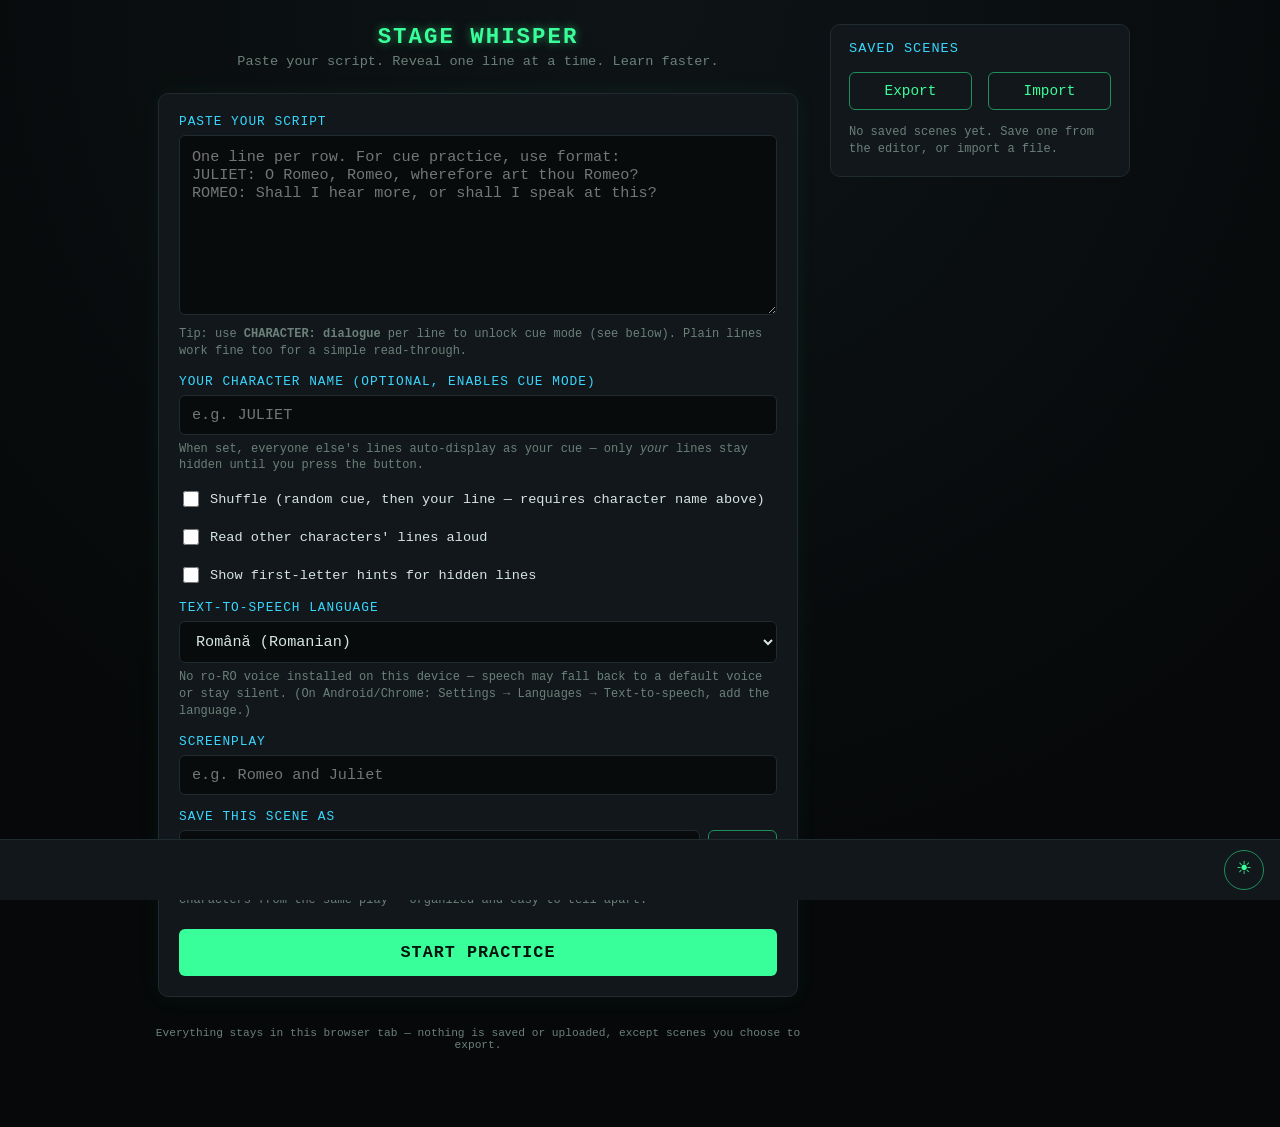
<file: linerunner/index.html>
<!DOCTYPE html>
<html lang="en">
<head>
<meta charset="UTF-8">
<meta name="viewport" content="width=device-width, initial-scale=1.0">
<title>Stage Whisper — Learn Your Lines</title>
<script>
  try{
    var t = localStorage.getItem("stageWhisperTheme");
    document.documentElement.setAttribute("data-theme", t === "light" ? "light" : "dark");
  }catch(e){
    document.documentElement.setAttribute("data-theme", "dark");
  }
</script>
<link rel="manifest" href="manifest.json">
<meta name="theme-color" content="#0a0e0f">
<meta name="mobile-web-app-capable" content="yes">
<meta name="apple-mobile-web-app-capable" content="yes">
<meta name="apple-mobile-web-app-status-bar-style" content="black-translucent">
<meta name="apple-mobile-web-app-title" content="Stage Whisper">
<link rel="icon" href="icons/icon-192.png">
<link rel="apple-touch-icon" href="icons/icon-192.png">
<style>
  :root{
    --bg:#0a0e0f;
    --panel:#11171a;
    --border:#1f2b2e;
    --neon:#39ff9a;
    --neon-dim:#1f8f5c;
    --cyan:#3ad6ff;
    --text:#d7e5e2;
    --muted:#6b8079;
    --danger:#ff5f6d;
    --bg-gradient-1:#0e1416;
    --bg-gradient-2:#060809;
    --input-bg:#080b0c;
  }
  [data-theme="light"]{
    --bg:#f2f5f4;
    --panel:#ffffff;
    --border:#dbe4e1;
    --neon:#0e8a4f;
    --neon-dim:#0a6b3d;
    --cyan:#0077b6;
    --text:#182220;
    --muted:#5c6b66;
    --danger:#c8283a;
    --bg-gradient-1:#f7faf9;
    --bg-gradient-2:#e8eeec;
    --input-bg:#eef2f1;
  }
  *{box-sizing:border-box;}
  body{
    margin:0;
    background:radial-gradient(circle at top, var(--bg-gradient-1) 0%, var(--bg-gradient-2) 70%);
    color:var(--text);
    font-family:'Courier New', ui-monospace, monospace;
    min-height:100vh;
    display:flex;
    flex-direction:column;
    align-items:center;
    padding:24px 16px 76px;
  }
  .layout{
    display:flex;
    align-items:flex-start;
    gap:24px;
    width:100%;
    max-width:980px;
  }
  .main-col{
    flex:1;
    min-width:0;
    display:flex;
    flex-direction:column;
    align-items:center;
  }
  .side-col{
    width:300px;
    flex-shrink:0;
  }
  .side-col details{
    background:var(--panel);
    border:1px solid var(--border);
    border-radius:10px;
    overflow:hidden;
  }
  .side-col summary{
    cursor:pointer;
    list-style:none;
    padding:16px 18px;
    color:var(--cyan);
    font-size:0.85rem;
    letter-spacing:1px;
    text-transform:uppercase;
    display:flex;
    justify-content:space-between;
    align-items:center;
  }
  .side-col summary::-webkit-details-marker{display:none;}
  .side-col summary::after{content:"▾";transition:transform 0.2s;color:var(--muted);}
  .side-col details[open] summary::after{transform:rotate(180deg);}
  .side-col .panel-body{padding:0 18px 18px;}
  @media (min-width:900px){
    .side-col summary{pointer-events:none;}
    .side-col summary::after{display:none;}
  }
  @media (max-width:899px){
    .layout{flex-direction:column;}
    .side-col{width:100%;}
  }
  h1{
    color:var(--neon);
    text-shadow:0 0 8px rgba(57,255,154,0.5);
    letter-spacing:2px;
    font-size:1.4rem;
    margin:0 0 4px;
  }
  .subtitle{color:var(--muted);font-size:0.85rem;margin-bottom:24px;text-align:center;}
  #installBtn{
    margin-bottom:20px;
    padding:10px 20px;
    background:transparent;
    border:1px solid var(--cyan);
    color:var(--cyan);
    border-radius:6px;
  }
  #installBtn:hover{background:rgba(58,214,255,0.1);}
  .bottom-bar{
    position:fixed;
    bottom:0;
    left:0;
    right:0;
    background:var(--panel);
    border-top:1px solid var(--border);
    display:flex;
    justify-content:flex-end;
    align-items:center;
    padding:10px 16px;
    z-index:100;
  }
  .theme-toggle-btn{
    width:40px;
    height:40px;
    padding:0;
    border-radius:50%;
    display:flex;
    align-items:center;
    justify-content:center;
    font-size:1.1rem;
    line-height:1;
  }
  .card{
    background:var(--panel);
    border:1px solid var(--border);
    border-radius:10px;
    padding:20px;
    width:100%;
    max-width:640px;
    box-shadow:0 0 24px rgba(57,255,154,0.05);
  }
  label{display:block;font-size:0.8rem;color:var(--cyan);margin:14px 0 6px;text-transform:uppercase;letter-spacing:1px;}
  label:first-of-type{margin-top:0;}
  textarea{
    width:100%;
    min-height:180px;
    background:var(--input-bg);
    border:1px solid var(--border);
    color:var(--text);
    border-radius:6px;
    padding:12px;
    font-family:inherit;
    font-size:0.95rem;
    resize:vertical;
  }
  select{
    width:100%;
    background:var(--input-bg);
    border:1px solid var(--border);
    color:var(--text);
    border-radius:6px;
    padding:10px 12px;
    font-family:inherit;
    font-size:0.95rem;
  }
  input[type=text]{
    width:100%;
    background:var(--input-bg);
    border:1px solid var(--border);
    color:var(--text);
    border-radius:6px;
    padding:10px 12px;
    font-family:inherit;
    font-size:0.95rem;
  }
  .hint{color:var(--muted);font-size:0.75rem;margin-top:6px;line-height:1.4;}
  .row{display:flex;gap:16px;flex-wrap:wrap;margin-top:14px;}
  .checkbox-row{display:flex;align-items:center;gap:8px;font-size:0.85rem;color:var(--text);}
  .checkbox-row input{accent-color:var(--neon);width:16px;height:16px;}
  button{
    font-family:inherit;
    cursor:pointer;
    border-radius:6px;
    border:1px solid var(--neon-dim);
    background:transparent;
    color:var(--neon);
    padding:10px 16px;
    font-size:0.9rem;
    transition:all 0.15s;
  }
  button:hover{background:rgba(57,255,154,0.1);}
  .primary{
    width:100%;
    margin-top:20px;
    padding:14px;
    font-size:1.05rem;
    background:var(--neon);
    color:#04140c;
    border:none;
    font-weight:bold;
    letter-spacing:1px;
  }
  .primary:hover{box-shadow:0 0 16px rgba(57,255,154,0.6);}

  /* Practice view */
  #practice{display:none;width:100%;max-width:640px;flex-direction:column;align-items:center;}
  .stage{
    background:var(--panel);
    border:1px solid var(--border);
    border-radius:10px;
    width:100%;
    padding:22px;
    text-align:center;
    min-height:220px;
    display:flex;
    flex-direction:column;
    justify-content:center;
  }
  .progress{color:var(--muted);font-size:0.8rem;margin-bottom:10px;letter-spacing:1px;}
  .progress-bar{height:4px;background:var(--border);border-radius:2px;overflow:hidden;margin-bottom:20px;}
  .progress-fill{height:100%;background:var(--neon);box-shadow:0 0 8px var(--neon);transition:width 0.2s;}
  .context-line{color:var(--muted);font-size:0.85rem;margin-bottom:14px;min-height:1.2em;}
  .char-name{color:var(--cyan);font-weight:bold;letter-spacing:1px;font-size:0.85rem;margin-bottom:8px;min-height:1.2em;}
  .line-text{font-size:1.3rem;line-height:1.5;min-height:2.6em;display:flex;align-items:center;justify-content:center;}
  .line-hidden{color:var(--muted);letter-spacing:3px;}
  .big-btn{
    width:100%;
    margin-top:22px;
    padding:22px;
    font-size:1.2rem;
    background:var(--neon);
    color:#04140c;
    border:none;
    font-weight:bold;
    letter-spacing:1px;
    border-radius:10px;
  }
  .big-btn:active{transform:scale(0.98);}
  .big-btn.cue{background:var(--cyan);}
  .controls-row{display:flex;gap:10px;width:100%;margin-top:14px;flex-wrap:wrap;justify-content:center;}
  .controls-row button{flex:1;min-width:100px;}
  .score-row{display:flex;gap:20px;margin-top:16px;font-size:0.85rem;color:var(--muted);}
  .score-row span.good{color:var(--neon);}
  .score-row span.bad{color:var(--danger);}
  .score-btn.good{border-color:var(--neon-dim);color:var(--neon);}
  .score-btn.good:hover{background:rgba(57,255,154,0.1);}
  .score-btn.bad{border-color:var(--danger);color:var(--danger);}
  .score-btn.bad:hover{background:rgba(255,95,109,0.1);}
  .font-controls{display:flex;align-items:center;gap:8px;margin-top:14px;}
  .font-controls button{padding:4px 10px;}
  #done{display:none;text-align:center;}
  #done h2{color:var(--neon);}
  .scene-row{
    display:flex;
    align-items:center;
    justify-content:space-between;
    gap:8px;
    background:var(--input-bg);
    border:1px solid var(--border);
    border-radius:6px;
    padding:10px 12px;
    margin-bottom:8px;
  }
  .scene-info{overflow:hidden;}
  .scene-info .name{color:var(--text);font-size:0.9rem;overflow:hidden;text-overflow:ellipsis;white-space:nowrap;}
  .scene-info .meta{color:var(--muted);font-size:0.7rem;margin-top:2px;}
  .scene-actions{display:flex;gap:6px;flex-shrink:0;}
  .scene-actions button{padding:6px 10px;font-size:0.8rem;}
  .scene-actions button.del{border-color:var(--danger);color:var(--danger);}
  .scene-actions button.del:hover{background:rgba(255,95,109,0.1);}
  .storage-warning{color:var(--danger);font-size:0.72rem;margin-bottom:10px;line-height:1.4;}
  .screenplay-group{margin-bottom:16px;}
  .screenplay-header{
    display:flex;
    align-items:center;
    justify-content:space-between;
    gap:8px;
    margin-bottom:8px;
  }
  .screenplay-header .title{
    color:var(--neon);
    font-size:0.85rem;
    letter-spacing:1px;
    text-transform:uppercase;
    overflow:hidden;
    text-overflow:ellipsis;
    white-space:nowrap;
  }
  .screenplay-header button{padding:4px 8px;font-size:0.75rem;flex-shrink:0;}
  footer{color:var(--muted);font-size:0.7rem;margin-top:30px;text-align:center;}
</style>
</head>
<body>

<div class="layout">
<div class="main-col">

<h1>STAGE WHISPER</h1>
<div class="subtitle">Paste your script. Reveal one line at a time. Learn faster.</div>
<button id="installBtn" style="display:none;">Install App</button>

<div class="card" id="setup">
  <label>Paste your script</label>
  <textarea id="scriptInput" placeholder="One line per row. For cue practice, use format:&#10;JULIET: O Romeo, Romeo, wherefore art thou Romeo?&#10;ROMEO: Shall I hear more, or shall I speak at this?"></textarea>
  <div class="hint">Tip: use <b>CHARACTER: dialogue</b> per line to unlock cue mode (see below). Plain lines work fine too for a simple read-through.</div>

  <label>Your character name (optional, enables cue mode)</label>
  <input type="text" id="myChar" placeholder="e.g. JULIET">
  <div class="hint">When set, everyone else's lines auto-display as your cue — only <i>your</i> lines stay hidden until you press the button.</div>

  <div class="row">
    <div class="checkbox-row"><input type="checkbox" id="shuffleMode"> Shuffle (random cue, then your line — requires character name above)</div>
    <div class="checkbox-row"><input type="checkbox" id="speakOthers"> Read other characters' lines aloud</div>
    <div class="checkbox-row"><input type="checkbox" id="hintMode"> Show first-letter hints for hidden lines</div>
  </div>

  <label>Text-to-speech language</label>
  <select id="ttsLang">
    <option value="ro-RO">Română (Romanian)</option>
    <option value="en-US">English (US)</option>
    <option value="en-GB">English (UK)</option>
    <option value="fr-FR">Français</option>
    <option value="es-ES">Español</option>
    <option value="de-DE">Deutsch</option>
    <option value="it-IT">Italiano</option>
  </select>
  <div class="hint" id="voiceHint">Checking available voices…</div>

  <label>Screenplay</label>
  <input type="text" id="screenplayName" list="screenplayOptions" placeholder="e.g. Romeo and Juliet">
  <datalist id="screenplayOptions"></datalist>

  <label>Save this scene as</label>
  <div style="display:flex;gap:8px;">
    <input type="text" id="sceneName" placeholder="e.g. Act 2 Scene 1 — Balcony">
    <button onclick="saveScene()" style="white-space:nowrap;">Save</button>
  </div>
  <div class="hint">Group scenes under a screenplay so you can keep separate roles — e.g. two characters from the same play — organized and easy to tell apart.</div>

  <button class="primary" onclick="startPractice()">START PRACTICE</button>
</div>

<div id="practice">
  <div class="stage">
    <div class="progress" id="progressText">LINE 1 / 1</div>
    <div class="progress-bar"><div class="progress-fill" id="progressFill" style="width:0%"></div></div>
    <div class="context-line" id="contextLine"></div>
    <div class="char-name" id="charName"></div>
    <div class="line-text" id="lineText">Press start below</div>
  </div>

  <button class="big-btn" id="mainBtn" onclick="handlePress()">NEXT LINE</button>

  <div class="controls-row" id="scoreButtons" style="display:none;">
    <button class="score-btn good" onclick="markScore(true)">Got it</button>
    <button class="score-btn bad" onclick="markScore(false)">Missed it</button>
  </div>

  <div class="controls-row">
    <button id="hideBtn" onclick="hideAgain()">Hide Again</button>
    <button onclick="restart()">Restart</button>
    <button onclick="reshuffle()">Reshuffle</button>
    <button onclick="backToSetup()">Edit Script</button>
  </div>

  <div class="score-row" id="scoreRow" style="display:none;">
    <span>Got it: <span class="good" id="gotItCount">0</span></span>
    <span>Missed: <span class="bad" id="missedCount">0</span></span>
  </div>

  <div class="font-controls">
    <span style="color:var(--muted);font-size:0.75rem;">TEXT SIZE</span>
    <button onclick="changeFont(-1)">A-</button>
    <button onclick="changeFont(1)">A+</button>
  </div>

  <div class="hint" style="margin-top:14px;text-align:center;">Space / Enter = reveal or next &nbsp;•&nbsp; G = got it &nbsp;•&nbsp; M = missed it</div>
</div>

<div id="done">
  <h2>Run complete</h2>
  <div id="doneStats"></div>
  <button class="primary" onclick="restart()">Run it again</button>
  <button id="redoMissedBtn" style="display:none;margin-top:10px;width:100%;" onclick="redoMissed()">Redo missed lines only</button>
  <button style="margin-top:10px;width:100%;" onclick="backToSetup()">Finish</button>
</div>

<footer>Everything stays in this browser tab — nothing is saved or uploaded, except scenes you choose to export.</footer>

</div><!-- /main-col -->

<aside class="side-col">
  <details id="scenesDetails">
    <summary>Saved Scenes</summary>
    <div class="panel-body">
      <div class="row" style="margin-top:0;">
        <button onclick="exportScenes()" style="flex:1;">Export</button>
        <button onclick="document.getElementById('importFile').click()" style="flex:1;">Import</button>
      </div>
      <input type="file" id="importFile" accept="application/json,.json" style="display:none;" onchange="importScenesFile(event)">
      <div id="sceneList" style="margin-top:14px;"></div>
      <div id="noScenes" class="hint">No saved scenes yet. Save one from the editor, or import a file.</div>
    </div>
  </details>
</aside>

</div><!-- /layout -->


<script>
let allLines = [];      // {character, text}
let order = [];         // indices into allLines
let pos = 0;            // position in order
let revealed = false;   // is current line currently shown
let myChar = "";
let cueMode = false;
let shuffleOn = false;
let speakOn = false;
let hintOn = false;
let gotIt = 0, missed = 0;
let missedSet = new Set(); // original allLines indices of "my" lines marked as missed
let fontSize = 1.3;
let voices = [];
let ttsLang = "ro-RO";

// ---- Scene storage (localStorage with in-memory fallback) ----
// Structure: { [screenplayName]: { [sceneName]: {script, myChar, shuffle, speak, hint, ttsLang} } }
const STORAGE_KEY = "lineRunnerScreenplays";
const OLD_STORAGE_KEY = "lineRunnerScenes"; // pre-screenplay-grouping format
let storageWorks = true;
let memoryScreenplays = {};

function testStorage(){
  try{
    localStorage.setItem("__lr_test__","1");
    localStorage.removeItem("__lr_test__");
    return true;
  }catch(e){
    return false;
  }
}
storageWorks = testStorage();

function looksLikeSceneObject(v){
  return v && typeof v === "object" && typeof v.script === "string";
}

// True if every top-level value in obj is itself a scene (old flat format),
// rather than a screenplay containing scenes (new nested format).
function isFlatSceneFormat(obj){
  const vals = Object.values(obj);
  if(vals.length===0) return false;
  return vals.every(looksLikeSceneObject);
}

function migrateOldScenesIfNeeded(){
  if(!storageWorks) return;
  try{
    const hasNew = localStorage.getItem(STORAGE_KEY);
    const oldRaw = localStorage.getItem(OLD_STORAGE_KEY);
    if(!oldRaw) return;
    const oldScenes = JSON.parse(oldRaw);
    if(Object.keys(oldScenes).length===0){
      localStorage.removeItem(OLD_STORAGE_KEY);
      return;
    }
    const current = hasNew ? JSON.parse(hasNew) : {};
    if(!current["My Scenes"]) current["My Scenes"] = {};
    Object.assign(current["My Scenes"], oldScenes);
    localStorage.setItem(STORAGE_KEY, JSON.stringify(current));
    localStorage.removeItem(OLD_STORAGE_KEY);
  }catch(e){ /* leave old data untouched if anything goes wrong */ }
}
migrateOldScenesIfNeeded();

function loadScreenplays(){
  if(storageWorks){
    try{
      return JSON.parse(localStorage.getItem(STORAGE_KEY) || "{}");
    }catch(e){
      return {};
    }
  }
  return memoryScreenplays;
}

function saveScreenplays(data){
  if(storageWorks){
    try{
      localStorage.setItem(STORAGE_KEY, JSON.stringify(data));
      return;
    }catch(e){ /* fall through to memory */ }
  }
  memoryScreenplays = data;
}

function saveScene(){
  const raw = document.getElementById("scriptInput").value;
  if(raw.trim().length===0){
    alert("Paste in a script before saving.");
    return;
  }
  const play = document.getElementById("screenplayName").value.trim();
  if(!play){
    alert("Give this screenplay a name first (so scenes can be grouped under it).");
    return;
  }
  const name = document.getElementById("sceneName").value.trim();
  if(!name){
    alert("Give this scene a name first.");
    return;
  }
  const data = loadScreenplays();
  if(!data[play]) data[play] = {};
  data[play][name] = {
    script: raw,
    myChar: document.getElementById("myChar").value.trim(),
    shuffle: document.getElementById("shuffleMode").checked,
    speak: document.getElementById("speakOthers").checked,
    hint: document.getElementById("hintMode").checked,
    ttsLang: document.getElementById("ttsLang").value
  };
  saveScreenplays(data);
  document.getElementById("sceneName").value = "";
  renderSceneList();
}

function loadScene(play, name){
  const data = loadScreenplays();
  const s = data[play] && data[play][name];
  if(!s) return;
  document.getElementById("scriptInput").value = s.script;
  document.getElementById("myChar").value = s.myChar || "";
  document.getElementById("shuffleMode").checked = !!s.shuffle;
  document.getElementById("speakOthers").checked = !!s.speak;
  document.getElementById("hintMode").checked = !!s.hint;
  document.getElementById("ttsLang").value = s.ttsLang || "ro-RO";
  document.getElementById("screenplayName").value = play;
  document.getElementById("sceneName").value = name;
  updateVoiceHint();
  window.scrollTo({top:0, behavior:"smooth"});
}

function deleteScene(play, name){
  if(!confirm(`Delete saved scene "${name}" from "${play}"?`)) return;
  const data = loadScreenplays();
  if(data[play]){
    delete data[play][name];
    if(Object.keys(data[play]).length===0) delete data[play];
  }
  saveScreenplays(data);
  renderSceneList();
}

function deleteScreenplay(play){
  const data = loadScreenplays();
  const count = data[play] ? Object.keys(data[play]).length : 0;
  if(!confirm(`Delete "${play}" and all ${count} scene(s) under it?`)) return;
  delete data[play];
  saveScreenplays(data);
  renderSceneList();
}

function renderSceneList(){
  const data = loadScreenplays();
  const plays = Object.keys(data);
  const list = document.getElementById("sceneList");
  const empty = document.getElementById("noScenes");

  // keep the "save as" screenplay datalist up to date
  const datalist = document.getElementById("screenplayOptions");
  if(datalist){
    datalist.innerHTML = plays.sort().map(p=>`<option value="${escapeAttr(p)}">`).join("");
  }

  if(plays.length===0){
    list.innerHTML = "";
    empty.style.display = "block";
    return;
  }
  empty.style.display = "none";
  let html = "";
  if(!storageWorks){
    html += `<div class="storage-warning">This browser tab can't persist storage (private/incognito mode, or restricted preview). Scenes will only stay saved until you close this tab — export them to keep a copy. For lasting saves, open this file directly in a normal browser tab.</div>`;
  }
  plays.sort().forEach(play=>{
    const scenes = data[play];
    const names = Object.keys(scenes).sort();
    html += `<div class="screenplay-group">
      <div class="screenplay-header">
        <span class="title">${escapeHtml(play)}</span>
        <button class="del" onclick="deleteScreenplay('${escapeAttr(play)}')">&times;</button>
      </div>`;
    names.forEach(name=>{
      const lineCount = scenes[name].script.split("\n").map(r=>r.trim()).filter(r=>r).length;
      const charLabel = scenes[name].myChar ? ` · as ${scenes[name].myChar}` : "";
      html += `<div class="scene-row">
        <div class="scene-info">
          <div class="name">${escapeHtml(name)}</div>
          <div class="meta">${lineCount} lines${charLabel}</div>
        </div>
        <div class="scene-actions">
          <button onclick="loadScene('${escapeAttr(play)}','${escapeAttr(name)}')">Load</button>
          <button class="del" onclick="deleteScene('${escapeAttr(play)}','${escapeAttr(name)}')">&times;</button>
        </div>
      </div>`;
    });
    html += `</div>`;
  });
  list.innerHTML = html;
}

function exportScenes(){
  const data = loadScreenplays();
  if(Object.keys(data).length===0){
    alert("No saved scenes to export yet.");
    return;
  }
  const blob = new Blob([JSON.stringify(data, null, 2)], {type:"application/json"});
  const url = URL.createObjectURL(blob);
  const a = document.createElement("a");
  const stamp = new Date().toISOString().slice(0,10);
  a.href = url;
  a.download = `stage-whisper-scenes-${stamp}.json`;
  document.body.appendChild(a);
  a.click();
  document.body.removeChild(a);
  URL.revokeObjectURL(url);
}

function importScenesFile(event){
  const file = event.target.files[0];
  if(!file) return;
  const reader = new FileReader();
  reader.onload = (e)=>{
    let imported;
    try{
      imported = JSON.parse(e.target.result);
    }catch(err){
      alert("That file isn't valid scene JSON.");
      event.target.value = "";
      return;
    }
    if(typeof imported !== "object" || imported===null || Object.keys(imported).length===0){
      alert("No scenes found in that file.");
      event.target.value = "";
      return;
    }

    // Support both old flat exports ({sceneName: {...}}) and the current
    // grouped format ({screenplayName: {sceneName: {...}}}).
    let incoming;
    if(isFlatSceneFormat(imported)){
      let playName = prompt("This file has scenes without a screenplay grouping. What screenplay should they be filed under?", "Imported Scenes");
      if(playName===null){ event.target.value = ""; return; }
      playName = playName.trim() || "Imported Scenes";
      incoming = { [playName]: imported };
    } else {
      incoming = imported;
    }

    const existing = loadScreenplays();
    const collisions = [];
    Object.keys(incoming).forEach(play=>{
      Object.keys(incoming[play]).forEach(name=>{
        if(existing[play] && existing[play][name]) collisions.push(`${play} / ${name}`);
      });
    });
    if(collisions.length>0){
      const ok = confirm(`${collisions.length} scene(s) share a name with ones you already have and will be overwritten:\n${collisions.slice(0,8).join("\n")}${collisions.length>8 ? "\n…" : ""}\n\nContinue?`);
      if(!ok){ event.target.value = ""; return; }
    }

    let sceneCount = 0;
    Object.keys(incoming).forEach(play=>{
      if(!existing[play]) existing[play] = {};
      Object.assign(existing[play], incoming[play]);
      sceneCount += Object.keys(incoming[play]).length;
    });
    saveScreenplays(existing);
    renderSceneList();
    alert(`Imported ${sceneCount} scene(s) across ${Object.keys(incoming).length} screenplay(s).`);
    event.target.value = "";
  };
  reader.readAsText(file);
}

function escapeHtml(s){
  return s.replace(/[&<>"']/g, c=>({"&":"&amp;","<":"&lt;",">":"&gt;",'"':"&quot;","'":"&#39;"}[c]));
}
function escapeAttr(s){
  return s.replace(/'/g,"\\'");
}

function loadVoices(){
  voices = window.speechSynthesis ? window.speechSynthesis.getVoices() : [];
  updateVoiceHint();
}
if(window.speechSynthesis){
  loadVoices();
  window.speechSynthesis.onvoiceschanged = loadVoices;
}

function updateVoiceHint(){
  const sel = document.getElementById("ttsLang");
  if(!sel) return;
  const lang = sel.value;
  const match = pickVoice(lang);
  const hintEl = document.getElementById("voiceHint");
  if(!hintEl) return;
  if(match){
    hintEl.textContent = `Voice found: ${match.name} (${match.lang})`;
  } else {
    hintEl.textContent = `No ${lang} voice installed on this device — speech may fall back to a default voice or stay silent. (On Android/Chrome: Settings → Languages → Text-to-speech, add the language.)`;
  }
}

function pickVoice(lang){
  if(!voices.length) return null;
  const base = lang.split("-")[0];
  return voices.find(v=>v.lang===lang)
      || voices.find(v=>v.lang && v.lang.toLowerCase().startsWith(base))
      || null;
}

function parseScript(raw){
  const rows = raw.split("\n").map(r=>r.trim()).filter(r=>r.length>0);
  const result = [];
  rows.forEach(row=>{
    const m = row.match(/^([A-Za-z][A-Za-z0-9 '.\-]{0,30}):\s*(.+)$/);
    if(m){
      result.push({character: m[1].trim(), text: m[2].trim()});
    } else if(result.length>0 && result[result.length-1].character){
      // continuation of the previous character's line (wrapped in the original text)
      result[result.length-1].text += " " + row;
    } else {
      result.push({character: null, text: row});
    }
  });
  return result;
}

function shuffleArray(arr){
  const a = arr.slice();
  for(let i=a.length-1;i>0;i--){
    const j = Math.floor(Math.random()*(i+1));
    [a[i],a[j]]=[a[j],a[i]];
  }
  return a;
}

function buildCuePairs(onlyIndices){
  // for every line spoken by "my" character, pair it with the line right before it (the cue).
  const pairs = [];
  for(let i=0;i<allLines.length;i++){
    const line = allLines[i];
    if(line.character && line.character.toUpperCase()===myChar){
      if(onlyIndices && !onlyIndices.has(i)) continue;
      if(i>0) pairs.push([i-1, i]);
      else pairs.push([i]);
    }
  }
  return pairs;
}

function buildOrder(){
  if(shuffleOn){
    if(cueMode){
      const pairs = shuffleArray(buildCuePairs());
      const flat = pairs.flat();
      return flat.length>0 ? flat : allLines.map((_,i)=>i);
    }
    return shuffleArray(allLines.map((_,i)=>i));
  }
  return allLines.map((_,i)=>i);
}

function firstLetterHint(text){
  return text.split(" ").map(w=>{
    const clean = w.replace(/[^A-Za-z']/g,"");
    if(clean.length===0) return w;
    return w[0] + "_".repeat(Math.max(clean.length-1,0));
  }).join(" ");
}

function startPractice(){
  const raw = document.getElementById("scriptInput").value;
  if(raw.trim().length===0){
    alert("Paste in your script first.");
    return;
  }
  allLines = parseScript(raw);
  myChar = document.getElementById("myChar").value.trim().toUpperCase();
  cueMode = myChar.length>0;
  shuffleOn = document.getElementById("shuffleMode").checked;
  if(shuffleOn && !cueMode){
    alert("Shuffle mode needs your character name (above) so it knows which lines are yours.");
    return;
  }
  speakOn = document.getElementById("speakOthers").checked;
  hintOn = document.getElementById("hintMode").checked;
  ttsLang = document.getElementById("ttsLang").value;
  gotIt = 0; missed = 0;
  missedSet = new Set();
  order = buildOrder();
  pos = 0;
  revealed = false;

  document.getElementById("setup").style.display = "none";
  document.getElementById("done").style.display = "none";
  document.getElementById("practice").style.display = "flex";
  document.getElementById("scoreRow").style.display = cueMode ? "flex" : "none";
  document.querySelector(".side-col").style.display = "none";
  updateScore();
  renderCurrent();
}

function isMyLine(line){
  return cueMode && line.character && line.character.toUpperCase()===myChar;
}

function speak(text){
  if(!speakOn) return;
  try{
    window.speechSynthesis.cancel();
    const u = new SpeechSynthesisUtterance(text);
    u.rate = 0.95;
    u.lang = ttsLang;
    const v = pickVoice(ttsLang);
    if(v) u.voice = v;
    window.speechSynthesis.speak(u);
  }catch(e){}
}

function renderCurrent(){
  if(pos >= order.length){
    showDone();
    return;
  }
  const line = allLines[order[pos]];
  const total = order.length;
  document.getElementById("progressText").textContent = `LINE ${pos+1} / ${total}`;
  document.getElementById("progressFill").style.width = `${(pos/total)*100}%`;
  document.getElementById("charName").textContent = line.character ? line.character : "";
  document.getElementById("lineText").style.fontSize = fontSize+"rem";

  // context: previous line, dimmed
  if(pos>0){
    const prev = allLines[order[pos-1]];
    const prevLabel = prev.character ? prev.character+": " : "";
    document.getElementById("contextLine").textContent = "Previous: " + prevLabel + prev.text;
  } else {
    document.getElementById("contextLine").textContent = "";
  }

  const mine = isMyLine(line);
  const mainBtn = document.getElementById("mainBtn");
  const scoreRow = document.getElementById("scoreRow");
  const scoreButtons = document.getElementById("scoreButtons");
  const hideBtn = document.getElementById("hideBtn");

  // Hide Again only makes sense for a hideable line: your own line in cue mode,
  // or any line in plain read-through mode (no cue lines exist there).
  hideBtn.style.display = (cueMode ? mine : true) ? "inline-block" : "none";

  if(mine && !revealed){
    // hide it, prompt recall
    document.getElementById("lineText").className = "line-text line-hidden";
    document.getElementById("lineText").textContent = hintOn ? firstLetterHint(line.text) : "· · · your line · · ·";
    mainBtn.textContent = "REVEAL MY LINE";
    mainBtn.className = "big-btn cue";
    scoreRow.style.display = "none";
    scoreButtons.style.display = "none";
  } else if(mine && revealed){
    document.getElementById("lineText").className = "line-text";
    document.getElementById("lineText").textContent = line.text;
    mainBtn.textContent = "NEXT LINE";
    mainBtn.className = "big-btn";
    if(cueMode){
      scoreRow.style.display = "flex";
      scoreButtons.style.display = "flex";
    }
  } else {
    // not my line, or no cue mode at all -> show only if revealed, otherwise blank until pressed (plain read-through)
    if(cueMode){
      // auto show cue lines
      document.getElementById("lineText").className = "line-text";
      document.getElementById("lineText").textContent = line.text;
      mainBtn.textContent = "NEXT LINE";
      mainBtn.className = "big-btn";
      if(!revealed){ speak(line.text); revealed = true; }
      scoreRow.style.display = "none";
      scoreButtons.style.display = "none";
    } else {
      if(!revealed){
        document.getElementById("lineText").className = "line-text line-hidden";
        document.getElementById("lineText").textContent = hintOn ? firstLetterHint(line.text) : "· · · press to reveal · · ·";
        mainBtn.textContent = "REVEAL";
        mainBtn.className = "big-btn cue";
      } else {
        document.getElementById("lineText").className = "line-text";
        document.getElementById("lineText").textContent = line.text;
        mainBtn.textContent = "NEXT LINE";
        mainBtn.className = "big-btn";
      }
    }
  }
}

function handlePress(){
  const line = allLines[order[pos]];
  const mine = isMyLine(line);
  if((mine || !cueMode) && !revealed){
    revealed = true;
    renderCurrent();
    return;
  }
  // advance
  pos++;
  revealed = false;
  renderCurrent();
}

function hideAgain(){
  const line = allLines[order[pos]];
  const mine = isMyLine(line);
  if(mine || !cueMode){
    revealed = false;
    renderCurrent();
  }
}

function markScore(good){
  const idx = order[pos];
  if(good){
    gotIt++;
    missedSet.delete(idx);
  } else {
    missed++;
    missedSet.add(idx);
  }
  updateScore();
  handlePress();
}

function updateScore(){
  document.getElementById("gotItCount").textContent = gotIt;
  document.getElementById("missedCount").textContent = missed;
}

function showDone(){
  document.getElementById("practice").style.display = "none";
  document.getElementById("done").style.display = "block";
  let stats = `<p>${order.length} lines run through.</p>`;
  if(cueMode){
    stats += `<p style="color:var(--neon)">Got it: ${gotIt} &nbsp;&nbsp; <span style="color:var(--danger)">Missed: ${missed}</span></p>`;
  }
  document.getElementById("doneStats").innerHTML = stats;
  const redoBtn = document.getElementById("redoMissedBtn");
  if(cueMode && missedSet.size>0){
    redoBtn.style.display = "block";
    redoBtn.textContent = `Redo missed lines only (${missedSet.size})`;
  } else {
    redoBtn.style.display = "none";
  }
}

function redoMissed(){
  if(missedSet.size===0) return;
  const pairs = shuffleArray(buildCuePairs(missedSet));
  order = pairs.flat();
  pos = 0;
  revealed = false;
  gotIt = 0; missed = 0;
  updateScore();
  document.getElementById("done").style.display = "none";
  document.getElementById("practice").style.display = "flex";
  document.getElementById("scoreRow").style.display = "flex";
  renderCurrent();
}

function restart(){
  pos = 0;
  revealed = false;
  gotIt = 0; missed = 0;
  missedSet = new Set();
  updateScore();
  document.getElementById("done").style.display = "none";
  document.getElementById("practice").style.display = "flex";
  document.getElementById("scoreRow").style.display = cueMode ? "flex" : "none";
  renderCurrent();
}

function reshuffle(){
  order = buildOrder();
  pos = 0;
  revealed = false;
  document.getElementById("done").style.display = "none";
  document.getElementById("practice").style.display = "flex";
  renderCurrent();
}

function backToSetup(){
  document.getElementById("practice").style.display = "none";
  document.getElementById("done").style.display = "none";
  document.getElementById("setup").style.display = "block";
  document.querySelector(".side-col").style.display = "block";
  renderSceneList();
  syncSidebar();
}

function changeFont(delta){
  fontSize = Math.min(2.2, Math.max(0.9, fontSize + delta*0.1));
  renderCurrent();
}

// ---- Theme toggle (dark / day) ----
function setTheme(theme){
  document.documentElement.setAttribute("data-theme", theme);
  try{ localStorage.setItem("stageWhisperTheme", theme); }catch(e){}
  const btn = document.getElementById("themeToggleBtn");
  if(btn){
    btn.textContent = theme === "dark" ? "☀" : "☾";
    btn.title = theme === "dark" ? "Switch to day theme" : "Switch to dark theme";
    btn.setAttribute("aria-label", btn.title);
  }
  const meta = document.querySelector('meta[name="theme-color"]');
  if(meta){
    meta.setAttribute("content", theme === "dark" ? "#0a0e0f" : "#f2f5f4");
  }
}

function toggleTheme(){
  const current = document.documentElement.getAttribute("data-theme") || "dark";
  setTheme(current === "dark" ? "light" : "dark");
}

document.addEventListener("DOMContentLoaded", ()=>{
  const sel = document.getElementById("ttsLang");
  if(sel) sel.addEventListener("change", updateVoiceHint);
  updateVoiceHint();
  renderSceneList();
  syncSidebar();
  setTheme(document.documentElement.getAttribute("data-theme") || "dark");
});
window.addEventListener("resize", syncSidebar);

function syncSidebar(){
  const d = document.getElementById("scenesDetails");
  if(!d) return;
  if(window.innerWidth >= 900) d.open = true;
}

document.addEventListener("keydown", (e)=>{
  if(document.getElementById("practice").style.display !== "flex") return;
  if(e.code === "Space" || e.code === "Enter"){
    e.preventDefault();
    handlePress();
  } else if(e.key.toLowerCase()==="g" && cueMode){
    markScore(true);
  } else if(e.key.toLowerCase()==="m" && cueMode){
    markScore(false);
  } else if(e.key.toLowerCase()==="h"){
    hideAgain();
  }
});

if("serviceWorker" in navigator){
  window.addEventListener("load", ()=>{
    navigator.serviceWorker.register("sw.js").catch(()=>{
      // Registration fails harmlessly if opened as a local file:// page —
      // service workers require http(s) hosting. The app still works fine without it.
    });
  });
}

// ---- Install-to-home-screen button ----
let deferredInstallPrompt = null;
const INSTALLED_FLAG = "lineRunnerInstalled";

function markInstalled(){
  try{ localStorage.setItem(INSTALLED_FLAG, "1"); }catch(e){}
}

function wasMarkedInstalled(){
  try{ return localStorage.getItem(INSTALLED_FLAG) === "1"; }catch(e){ return false; }
}

function isRunningStandalone(){
  return window.matchMedia("(display-mode: standalone)").matches
      || window.navigator.standalone === true; // iOS Safari
}

async function isAlreadyInstalled(){
  if(isRunningStandalone()) return true;
  if(wasMarkedInstalled()) return true;
  if("getInstalledRelatedApps" in navigator){
    try{
      const related = await navigator.getInstalledRelatedApps();
      if(related.length > 0){
        markInstalled();
        return true;
      }
    }catch(e){ /* unsupported or blocked, fall through */ }
  }
  return false;
}

async function updateInstallButton(){
  const btn = document.getElementById("installBtn");
  if(!btn) return;
  if(await isAlreadyInstalled()){
    btn.style.display = "none";
  } else if(deferredInstallPrompt){
    btn.textContent = "Install App";
    btn.style.display = "inline-block";
  } else {
    btn.style.display = "none";
  }
}

window.addEventListener("beforeinstallprompt", (e)=>{
  e.preventDefault();
  deferredInstallPrompt = e;
  updateInstallButton();
});

window.addEventListener("appinstalled", ()=>{
  markInstalled();
  deferredInstallPrompt = null;
  updateInstallButton();
});

document.addEventListener("DOMContentLoaded", ()=>{
  const btn = document.getElementById("installBtn");
  if(btn){
    btn.addEventListener("click", async ()=>{
      if(!deferredInstallPrompt) return;
      deferredInstallPrompt.prompt();
      const choice = await deferredInstallPrompt.userChoice;
      // The prompt can only be used once, win or lose.
      deferredInstallPrompt = null;
      if(choice.outcome === "accepted"){
        markInstalled();
        btn.style.display = "none";
      } else {
        // Declined: hide for now, but it's not gone for good — the browser
        // will offer beforeinstallprompt again on a future visit, and the
        // button will reappear then.
        btn.textContent = "Install App";
        btn.style.display = "none";
      }
    });
  }
  updateInstallButton();
});
</script>
<div class="bottom-bar">
  <button id="themeToggleBtn" class="theme-toggle-btn" onclick="toggleTheme()" title="Switch theme" aria-label="Switch theme">☀</button>
</div>

</body>
</html>
</file>
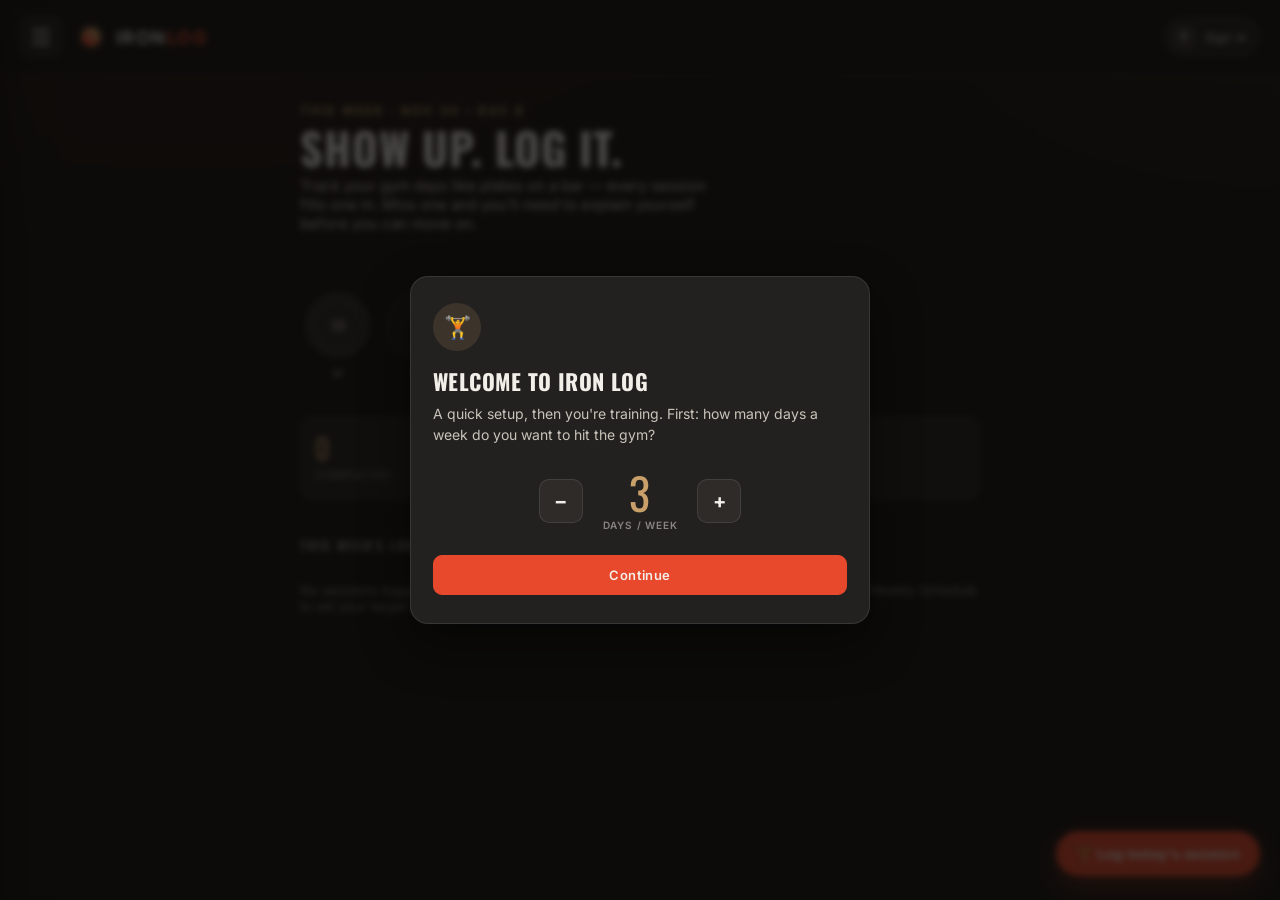
<file: ironlog.html>
<!DOCTYPE html>
<html lang="en">
<head>
<meta charset="UTF-8">
<meta name="viewport" content="width=device-width, initial-scale=1.0, viewport-fit=cover">
<title>IRON LOG — Weekly Training Tracker</title>
<link rel="preconnect" href="https://fonts.googleapis.com">
<link href="https://fonts.googleapis.com/css2?family=Oswald:wght@400;500;600;700&family=Inter:wght@400;500;600;700&family=JetBrains+Mono:wght@400;500&display=swap" rel="stylesheet">
<style>
  :root{
    --ink:#141311;
    --iron:#232120;
    --iron-2:#2e2b29;
    --iron-3:#3a3633;
    --chalk:#f2efe9;
    --chalk-dim:#c9c4ba;
    --chalk-faint:#8a8580;
    --rust:#e8482c;
    --rust-dim:#a13623;
    --brass:#c9a06a;
    --brass-dim:#8a7150;
    --line:rgba(242,239,233,0.10);
    --radius:14px;
    --shadow-deep: 0 20px 50px rgba(0,0,0,0.45);
  }
  *{box-sizing:border-box;}
  html,body{margin:0;padding:0;}
  body{
    background:
      radial-gradient(1200px 600px at 15% -10%, rgba(232,72,44,0.08), transparent 60%),
      radial-gradient(900px 500px at 100% 0%, rgba(201,160,106,0.06), transparent 55%),
      var(--ink);
    color:var(--chalk);
    font-family:'Inter',sans-serif;
    min-height:100vh;
    -webkit-font-smoothing:antialiased;
    overflow-x:hidden;
  }
  ::selection{background:var(--rust); color:var(--chalk);}

  h1,h2,h3, .num, .plate-count, .streak-num{
    font-family:'Oswald',sans-serif;
    text-transform:uppercase;
    letter-spacing:0.02em;
  }
  .mono{font-family:'JetBrains Mono',monospace;}

  button{font-family:inherit; cursor:pointer;}
  input, select, textarea{font-family:inherit;}

  /* ---------- Topbar ---------- */
  .topbar{
    position:sticky; top:0; z-index:40;
    display:flex; align-items:center; justify-content:space-between;
    padding:16px 20px;
    background:linear-gradient(180deg, var(--ink) 60%, rgba(20,19,17,0.85));
    backdrop-filter:blur(8px);
    border-bottom:1px solid var(--line);
  }
  .burger{
    width:42px; height:42px; border-radius:10px;
    background:var(--iron); border:1px solid var(--line);
    display:flex; flex-direction:column; align-items:center; justify-content:center; gap:5px;
    transition:background .15s ease, transform .15s ease;
    position:relative;
  }
  .burger:hover{background:var(--iron-2);}
  .burger:active{transform:scale(0.94);}
  .burger span{width:18px; height:2px; background:var(--chalk); border-radius:2px; display:block;}
  .broken-badge{
    position:absolute; top:-6px; right:-6px;
    min-width:19px; height:19px; padding:0 4px; border-radius:999px;
    background:var(--rust); color:var(--chalk);
    font-family:'Oswald'; font-size:11px; font-weight:700;
    display:flex; align-items:center; justify-content:center;
    box-shadow:0 0 0 2px var(--ink);
    animation:brokenPulse 2s ease-in-out infinite;
  }
  @keyframes brokenPulse{
    0%,100%{ box-shadow:0 0 0 2px var(--ink), 0 0 0 0 rgba(232,72,44,0.5); }
    50%{ box-shadow:0 0 0 2px var(--ink), 0 0 0 5px rgba(232,72,44,0); }
  }

  .brand{display:flex; align-items:center; gap:10px;}
  .brand-mark{
    width:30px; height:30px; border-radius:50%;
    background:conic-gradient(from 220deg, var(--rust), var(--brass), var(--rust));
    box-shadow: inset 0 0 0 5px var(--ink), inset 0 0 0 6px rgba(242,239,233,0.15);
  }
  .brand-name{font-size:18px; font-weight:600; letter-spacing:0.08em;}
  .brand-name b{color:var(--rust);}

  .auth-chip{
    display:flex; align-items:center; gap:8px;
    padding:6px 12px 6px 6px; border-radius:999px;
    background:var(--iron); border:1px solid var(--line);
    font-size:13px; color:var(--chalk-dim);
  }
  .auth-chip img, .auth-chip .avatar{
    width:26px; height:26px; border-radius:50%;
    background:var(--iron-3);
    display:flex; align-items:center; justify-content:center;
    font-size:11px; font-weight:700; color:var(--chalk);
  }

  /* ---------- Sidebar ---------- */
  .scrim{
    position:fixed; inset:0; background:rgba(0,0,0,0.55);
    opacity:0; pointer-events:none; transition:opacity .25s ease; z-index:50;
  }
  .scrim.show{opacity:1; pointer-events:auto;}

  .sidebar{
    position:fixed; top:0; left:0; bottom:0; width:300px; max-width:85vw;
    background:var(--iron); border-right:1px solid var(--line);
    transform:translateX(-100%); transition:transform .3s cubic-bezier(.2,.9,.25,1);
    z-index:60; display:flex; flex-direction:column;
    box-shadow:var(--shadow-deep);
  }
  .sidebar.open{transform:translateX(0);}
  .sidebar-head{
    padding:20px; border-bottom:1px solid var(--line);
    display:flex; align-items:center; justify-content:space-between;
  }
  .sidebar-head h2{font-size:16px; margin:0; color:var(--chalk-dim); letter-spacing:0.12em;}

  .broken-banner{
    margin:0 16px 4px; padding:14px; border-radius:12px;
    background:linear-gradient(135deg, rgba(232,72,44,0.16), rgba(232,72,44,0.06));
    border:1px solid var(--rust-dim);
    display:flex; align-items:center; gap:12px;
  }
  .broken-banner .bb-icon{font-size:22px;}
  .broken-banner .bb-count{font-family:'Oswald'; font-size:15px; letter-spacing:0.02em; color:#ff8a75;}
  .broken-banner .bb-sub{font-size:11px; color:var(--chalk-faint); margin-top:2px; line-height:1.4;}
  .icon-btn{
    width:32px; height:32px; border-radius:8px; border:1px solid var(--line);
    background:transparent; color:var(--chalk-dim); font-size:16px;
    display:flex; align-items:center; justify-content:center;
  }
  .icon-btn:hover{background:var(--iron-2); color:var(--chalk);}

  .sidebar-body{padding:16px; overflow-y:auto; flex:1; display:flex; flex-direction:column; gap:6px;}
  .side-item{
    display:flex; align-items:center; gap:12px;
    padding:12px 12px; border-radius:10px;
    background:transparent; border:none; color:var(--chalk); text-align:left;
    font-size:14px; font-weight:500;
  }
  .side-item:hover{background:var(--iron-2);}
  .side-item .ic{width:20px; text-align:center; opacity:.8;}
  .side-divider{height:1px; background:var(--line); margin:10px 4px;}

  .side-panel{display:none; flex-direction:column; gap:14px; padding:4px 4px 20px;}
  .side-panel.active{display:flex;}

  /* Calendar */
  .cal-nav{display:flex; align-items:center; justify-content:space-between;}
  .cal-month-label{font-family:'Oswald'; font-size:15px; letter-spacing:0.06em; color:var(--chalk);}
  .cal-legend{display:flex; gap:14px; font-size:11px; color:var(--chalk-faint); flex-wrap:wrap;}
  .cal-legend span{display:flex; align-items:center; gap:5px;}
  .cal-dot{width:8px; height:8px; border-radius:50%; display:inline-block; background:var(--iron-3);}
  .cal-dot.done{background:var(--brass);}
  .cal-dot.missed{background:var(--rust);}
  .cal-dot.today{background:transparent; border:1.5px solid var(--chalk);}
  .cal-weekday-row{display:grid; grid-template-columns:repeat(7,1fr); text-align:center; font-size:10px; color:var(--chalk-faint); letter-spacing:0.06em; padding:0 2px;}
  .cal-grid{display:grid; grid-template-columns:repeat(7,1fr); gap:4px;}
  .cal-cell{
    aspect-ratio:1; border-radius:8px; background:var(--iron-2); border:1px solid transparent;
    display:flex; align-items:center; justify-content:center; position:relative;
    font-size:12px; color:var(--chalk-dim); font-family:'JetBrains Mono';
  }
  .cal-cell.empty{background:transparent;}
  .cal-cell.today{border-color:var(--chalk);}
  .cal-cell.done{background:linear-gradient(145deg, var(--brass), var(--brass-dim)); color:var(--ink); font-weight:700;}
  .cal-cell.missed{background:linear-gradient(145deg, var(--rust), var(--rust-dim)); color:var(--chalk); font-weight:700;}
  .cal-cell.future{opacity:0.4;}
  .cal-cell.clickable{cursor:pointer;}
  .cal-cell.clickable:hover{outline:1px solid var(--chalk-faint);}
  .cal-cell.has-note::after{
    content:''; position:absolute; bottom:3px; width:4px; height:4px; border-radius:50%;
    background:currentColor; opacity:0.7;
  }
  .field-label{font-size:11px; text-transform:uppercase; letter-spacing:0.1em; color:var(--chalk-faint); margin-bottom:6px; display:block;}
  .field-input{
    width:100%; padding:10px 12px; border-radius:8px;
    background:var(--iron-2); border:1px solid var(--line); color:var(--chalk); font-size:14px;
  }
  .field-input:focus{outline:2px solid var(--rust); outline-offset:1px;}
  .stepper{display:flex; align-items:center; gap:12px;}
  .stepper button{
    width:36px; height:36px; border-radius:8px; background:var(--iron-2); border:1px solid var(--line);
    color:var(--chalk); font-size:16px; font-weight:700;
  }
  .stepper button:hover{background:var(--iron-3);}
  .stepper .val{font-family:'Oswald'; font-size:22px; min-width:28px; text-align:center;}

  .day-toggle-row{display:flex; flex-wrap:wrap; gap:6px;}
  .day-toggle{
    width:38px; height:38px; border-radius:8px; background:var(--iron-2); border:1px solid var(--line);
    color:var(--chalk-dim); font-size:11px; font-weight:700;
  }
  .day-toggle.active{background:var(--rust); border-color:var(--rust); color:var(--chalk);}

  .btn{
    padding:11px 16px; border-radius:9px; border:1px solid var(--line);
    background:var(--iron-2); color:var(--chalk); font-size:13px; font-weight:600;
    letter-spacing:0.03em; display:flex; align-items:center; justify-content:center; gap:8px;
  }
  .btn:hover{background:var(--iron-3);}
  .btn-primary{background:var(--rust); border-color:var(--rust); color:var(--chalk);}
  .btn-primary:hover{background:#ff5236;}
  .btn-google{background:var(--chalk); color:var(--ink); border-color:var(--chalk);}
  .btn-google:hover{background:#ffffff;}
  .btn-ghost{background:transparent;}
  .btn-danger{background:transparent; border-color:var(--rust-dim); color:#ff8a75;}
  .btn-danger:hover{background:rgba(232,72,44,0.1);}
  .btn-block{width:100%;}

  .sidebar-foot{padding:16px 20px; border-top:1px solid var(--line); font-size:11px; color:var(--chalk-faint); display:flex; justify-content:space-between; align-items:center;}

  /* ---------- Main ---------- */
  main{max-width:720px; margin:0 auto; padding:28px 20px 100px;}

  .week-close-banner{
    display:none; flex-direction:column; gap:12px;
    background:linear-gradient(135deg, rgba(201,160,106,0.16), rgba(201,160,106,0.05));
    border:1px solid var(--brass-dim); border-radius:14px; padding:16px; margin-bottom:22px;
  }
  .week-close-banner.show{display:flex;}
  .week-close-banner .wcb-icon{font-size:22px;}
  .week-close-banner .wcb-text b{font-family:'Oswald'; font-size:15px; letter-spacing:0.02em; display:block; color:var(--brass);}
  .week-close-banner .wcb-text span{font-size:12px; color:var(--chalk-dim); line-height:1.4;}
  .week-close-banner .wcb-actions{display:flex; gap:8px;}
  .week-close-banner .wcb-actions .btn{flex:1; padding:9px 12px; font-size:12px;}

  .hero{margin-bottom:34px;}
  .eyebrow{font-size:12px; color:var(--brass); letter-spacing:0.18em; text-transform:uppercase; font-weight:600; margin-bottom:8px; display:block;}
  .hero h1{font-size:clamp(30px,7vw,44px); margin:0 0 6px; line-height:1;}
  .hero p{color:var(--chalk-dim); font-size:15px; margin:0; max-width:46ch;}

  /* Plate week strip — signature element */
  .plate-strip{
    display:flex; align-items:flex-end; gap:14px; padding:26px 6px 10px;
    overflow-x:auto;
  }
  .plate-wrap{display:flex; flex-direction:column; align-items:center; gap:10px; flex-shrink:0;}
  .plate{
    width:64px; height:64px; border-radius:50%;
    position:relative;
    background: var(--iron-2);
    border:3px solid var(--iron-3);
    display:flex; align-items:center; justify-content:center;
    transition:transform .2s ease, background .3s ease, border-color .3s ease, box-shadow .3s ease;
  }
  .plate::after{
    content:''; position:absolute; inset:14px; border-radius:50%;
    border:2px solid rgba(0,0,0,0.25);
  }
  .plate .pnum{font-family:'Oswald'; font-size:13px; color:var(--chalk-faint); z-index:1; font-weight:600;}
  .plate.today{border-color:var(--brass); box-shadow:0 0 0 3px rgba(201,160,106,0.15);}
  .makeup-marker{
    position:absolute; top:-4px; right:-4px;
    width:18px; height:18px; border-radius:50%;
    background:var(--brass); color:var(--ink);
    font-size:11px; font-weight:700;
    display:flex; align-items:center; justify-content:center;
    box-shadow:0 0 0 2px var(--ink);
  }
  .plate.done{
    background:linear-gradient(145deg, var(--brass), var(--brass-dim));
    border-color:var(--brass);
  }
  .plate.done .pnum{color:var(--ink);}
  .plate.missed{
    background:linear-gradient(145deg, var(--rust), var(--rust-dim));
    border-color:var(--rust);
  }
  .plate.missed .pnum{color:var(--chalk);}
  .plate.rest{opacity:0.35;}
  .plate-btn{background:none; border:none; padding:0;}
  .plate-btn:active .plate{transform:scale(0.92);}
  .plate-label{font-size:10px; text-transform:uppercase; letter-spacing:0.08em; color:var(--chalk-faint); font-weight:600;}

  .stat-row{display:grid; grid-template-columns:repeat(3,1fr); gap:10px; margin:28px 0;}
  .stat-card{
    background:var(--iron); border:1px solid var(--line); border-radius:12px; padding:16px 14px;
  }
  .stat-card .stat-num{font-family:'Oswald'; font-size:28px; line-height:1; color:var(--chalk);}
  .stat-card.accent .stat-num{color:var(--brass);}
  .stat-card .stat-label{font-size:11px; color:var(--chalk-faint); text-transform:uppercase; letter-spacing:0.08em; margin-top:6px;}

  .section-head{display:flex; align-items:center; justify-content:space-between; margin:36px 0 14px;}
  .section-head h3{font-size:13px; color:var(--chalk-faint); letter-spacing:0.14em; margin:0;}

  .log-list{display:flex; flex-direction:column; gap:10px;}
  .log-card{
    background:var(--iron); border:1px solid var(--line); border-radius:12px; padding:16px;
    display:flex; flex-direction:column; gap:10px;
  }
  .log-card-head{display:flex; align-items:center; justify-content:space-between;}
  .log-card-head .day-name{font-family:'Oswald'; font-size:16px; letter-spacing:0.04em;}
  .badge{font-size:10px; padding:3px 9px; border-radius:999px; font-weight:700; letter-spacing:0.06em; text-transform:uppercase;}
  .badge.done{background:rgba(201,160,106,0.18); color:var(--brass);}
  .badge.missed{background:rgba(232,72,44,0.18); color:#ff8a75;}
  .badge.pending{background:rgba(242,239,233,0.08); color:var(--chalk-faint);}
  .excuse-note{font-size:13px; color:var(--chalk-dim); font-style:italic; border-left:2px solid var(--rust-dim); padding-left:10px;}
  .exercise-chip-row{display:flex; flex-wrap:wrap; gap:6px;}
  .exercise-chip{
    font-size:12px; background:var(--iron-2); border:1px solid var(--line); border-radius:7px; padding:5px 9px;
    color:var(--chalk-dim); display:flex; align-items:center; gap:6px;
  }
  .exercise-chip .ew{color:var(--chalk-faint); font-family:'JetBrains Mono'; font-size:11px;}
  .empty-hint{font-size:13px; color:var(--chalk-faint);}

  .fab-log{
    position:fixed; right:20px; bottom:24px; z-index:30;
    width:auto; padding:14px 20px; border-radius:999px;
    background:var(--rust); color:var(--chalk); border:none;
    font-weight:700; font-size:14px; letter-spacing:0.02em;
    box-shadow:0 10px 28px rgba(232,72,44,0.35);
    display:flex; align-items:center; gap:8px;
  }
  .fab-log:hover{background:#ff5236;}
  .fab-log:active{transform:scale(0.97);}

  /* ---------- Modals ---------- */
  .modal-scrim{
    position:fixed; inset:0; background:rgba(10,9,8,0.72); backdrop-filter:blur(3px);
    display:none; align-items:flex-end; justify-content:center; z-index:100;
  }
  .modal-scrim.show{display:flex;}
  #logScrim{ z-index:110; } /* must sit above historyDetailScrim when editing a past-week day */
  @media(min-width:640px){ .modal-scrim{align-items:center;} }

  .modal{
    width:100%; max-width:460px; background:var(--iron);
    border:1px solid var(--line); border-top-left-radius:20px; border-top-right-radius:20px;
    padding:26px 22px 28px; box-shadow:var(--shadow-deep);
    animation:slideUp .28s cubic-bezier(.2,.9,.25,1);
    max-height:88vh; overflow-y:auto;
  }
  @media(min-width:640px){ .modal{border-radius:18px;} }
  @keyframes slideUp{ from{transform:translateY(24px); opacity:0;} to{transform:translateY(0); opacity:1;} }

  .modal.urgent{border:1px solid var(--rust-dim); box-shadow:0 0 0 1px rgba(232,72,44,0.15), var(--shadow-deep);}
  .modal-icon{
    width:48px; height:48px; border-radius:50%; background:rgba(232,72,44,0.15);
    display:flex; align-items:center; justify-content:center; font-size:22px; margin-bottom:14px;
  }
  .modal h2{font-size:22px; margin:0 0 6px;}
  .modal p.sub{color:var(--chalk-dim); font-size:14px; margin:0 0 20px; line-height:1.5;}

  .option-list{display:flex; flex-direction:column; gap:10px; margin-bottom:6px;}
  .option-card{
    text-align:left; background:var(--iron-2); border:1px solid var(--line); border-radius:11px;
    padding:14px; display:flex; align-items:center; gap:12px; color:var(--chalk);
  }
  .option-card:hover{background:var(--iron-3); border-color:var(--brass-dim);}
  .option-card .oc-ic{font-size:18px; width:26px; text-align:center;}
  .option-card .oc-text b{display:block; font-size:14px;}
  .option-card .oc-text span{font-size:12px; color:var(--chalk-faint);}

  .day-pick-row{display:grid; grid-template-columns:repeat(4,1fr); gap:8px; margin:14px 0 18px;}
  .day-pick{
    padding:12px 4px; border-radius:9px; background:var(--iron-2); border:1px solid var(--line);
    color:var(--chalk-dim); font-size:12px; font-weight:700;
  }
  .day-pick.disabled{opacity:0.3; pointer-events:none;}
  .day-pick.selected{background:var(--brass); border-color:var(--brass); color:var(--ink);}

  .textarea-block{margin-bottom:16px;}
  textarea.field-input{min-height:90px; resize:vertical; line-height:1.5;}

  .modal-actions{display:flex; gap:10px; margin-top:6px;}
  .modal-actions .btn{flex:1;}

  /* Exercise log modal */
  .ex-row{display:flex; gap:8px; align-items:center; background:var(--iron-2); border:1px solid var(--line); border-radius:10px; padding:10px;}
  .ex-row input{background:transparent; border:none; color:var(--chalk); font-size:13px; padding:4px;}
  .ex-row input:focus{outline:none;}
  .ex-row .ex-name{flex:2; min-width:0;}
  .ex-row .ex-sets, .ex-row .ex-reps, .ex-row .ex-weight, .ex-row .ex-speed{flex:1; width:0; text-align:center;}
  .ex-row .rm{background:none; border:none; color:var(--chalk-faint); font-size:16px; padding:2px 6px; flex:0;}
  .ex-row .rm:hover{color:var(--rust);}
  .ex-row-walk{flex-wrap:wrap;}
  .ex-row-walk .ex-name{flex:1 1 100%; order:0;}
  .ex-row-walk .ex-reps, .ex-row-walk .ex-speed, .ex-row-walk .ex-weight{flex:1 1 0; min-width:64px;}
  .ex-row-walk .rm{order:5;}
  .ex-row-wrap{display:flex; flex-direction:column; gap:4px; position:relative;}
  .ex-sublabel{font-size:11px; color:var(--chalk-faint); padding:0 4px; line-height:1.4;}
  .ex-autocomplete{
    position:relative; display:flex; flex-direction:column;
  }
  .ex-autocomplete:empty{display:none;}
  .ex-autocomplete .ac-option{
    text-align:left; background:var(--iron-3); border:1px solid var(--line); border-top:none;
    color:var(--chalk-dim); font-size:12px; padding:9px 12px;
  }
  .ex-autocomplete .ac-option:first-child{border-top:1px solid var(--line); border-radius:0;}
  .ex-autocomplete .ac-option:last-child{border-bottom-left-radius:8px; border-bottom-right-radius:8px;}
  .ex-autocomplete .ac-option:hover{background:var(--iron-2); color:var(--chalk);}
  .ex-head-row{display:flex; gap:8px; padding:0 10px; font-size:10px; text-transform:uppercase; letter-spacing:0.06em; color:var(--chalk-faint); margin-top:14px; margin-bottom:6px;}
  .ex-head-row span:nth-child(1){flex:2;}
  .ex-head-row span:nth-child(2), .ex-head-row span:nth-child(3), .ex-head-row span:nth-child(4){flex:1; text-align:center;}
  .ex-list{display:flex; flex-direction:column; gap:8px; max-height:34vh; overflow-y:auto; padding-right:2px;}
  .add-ex-btn{margin-top:10px; width:100%; padding:10px; border-radius:9px; border:1px dashed var(--line); background:transparent; color:var(--chalk-faint); font-size:13px;}
  .add-ex-btn:hover{color:var(--chalk); border-color:var(--chalk-faint);}

  /* Week summary */
  .summary-hero{text-align:center; padding:6px 0 18px;}
  .summary-hero .ring{
    width:120px; height:120px; margin:0 auto 14px; border-radius:50%; position:relative;
    display:flex; align-items:center; justify-content:center;
  }
  .summary-hero .ring svg{position:absolute; inset:0; transform:rotate(-90deg);}
  .summary-hero .ring .pct{font-family:'Oswald'; font-size:30px; z-index:1;}
  .summary-hero h2{margin:0 0 4px;}
  .summary-hero p{color:var(--chalk-dim); font-size:13px; margin:0;}
  .summary-grid{display:grid; grid-template-columns:1fr 1fr; gap:10px; margin:18px 0;}
  .summary-grid .sg-card{background:var(--iron-2); border:1px solid var(--line); border-radius:10px; padding:12px;}
  .summary-grid .sg-num{font-family:'Oswald'; font-size:22px;}
  .summary-grid .sg-label{font-size:11px; color:var(--chalk-faint); text-transform:uppercase; letter-spacing:0.06em; margin-top:2px;}
  .summary-excuses{margin-top:6px;}
  .summary-excuses .se-item{font-size:12px; color:var(--chalk-dim); padding:8px 0; border-bottom:1px solid var(--line);}
  .summary-excuses .se-item:last-child{border-bottom:none;}
  .summary-excuses .se-item b{color:var(--chalk);}

  .toast{
    position:fixed; bottom:24px; left:50%; transform:translateX(-50%) translateY(20px);
    background:var(--iron-2); border:1px solid var(--line); color:var(--chalk);
    padding:12px 18px; border-radius:10px; font-size:13px; opacity:0; pointer-events:none;
    transition:all .25s ease; z-index:200; box-shadow:var(--shadow-deep);
  }
  .toast.show{opacity:1; transform:translateX(-50%) translateY(0);}

  @media (prefers-reduced-motion: reduce){
    *{animation-duration:0.01ms !important; transition-duration:0.01ms !important;}
  }

  .signin-note{font-size:12px; color:var(--chalk-faint); line-height:1.6; background:var(--iron-2); border:1px solid var(--line); border-radius:10px; padding:12px;}
</style>
</head>
<body>

<div class="topbar">
  <div style="display:flex; align-items:center; gap:14px;">
    <button class="burger" id="burgerBtn" aria-label="Open menu">
      <span></span><span></span><span></span>
      <span class="broken-badge" id="brokenBadge" style="display:none;">0</span>
    </button>
    <div class="brand">
      <div class="brand-mark"></div>
      <div class="brand-name">IRON<b>LOG</b></div>
    </div>
  </div>
  <div style="display:flex; align-items:center; gap:10px;">
    <button class="auth-chip" id="authChip">
      <span class="avatar" id="avatarInitial">?</span>
      <span id="authChipText">Sign in</span>
    </button>
  </div>
</div>

<div class="scrim" id="scrim"></div>

<aside class="sidebar" id="sidebar" aria-label="Menu">
  <div class="sidebar-head">
    <h2>Menu</h2>
    <button class="icon-btn" id="closeSidebar" aria-label="Close menu">✕</button>
  </div>
  <div class="broken-banner" id="brokenBanner" style="display:none;">
    <span class="bb-icon">💔</span>
    <div>
      <div class="bb-count" id="brokenBannerCount">0 broken promises</div>
      <div class="bb-sub">Sessions you committed to and never made up</div>
    </div>
  </div>
  <div class="sidebar-body">

    <button class="side-item" data-panel="panelMain">
      <span class="ic">🏠</span> Overview
    </button>
    <button class="side-item" data-panel="panelSchedule">
      <span class="ic">📅</span> Weekly Schedule
    </button>
    <button class="side-item" data-panel="panelAccount">
      <span class="ic">👤</span> Account & Sync
    </button>
    <button class="side-item" data-panel="panelHistory">
      <span class="ic">📜</span> Past Weeks
    </button>
    <button class="side-item" data-panel="panelCalendar">
      <span class="ic">🗓️</span> Calendar
    </button>
    <div class="side-divider"></div>

    <!-- Overview panel -->
    <div class="side-panel active" id="panelMain">
      <p class="empty-hint">Set your weekly gym-day target and manage sign-in from here. Tap a menu item above to jump to a section.</p>
    </div>

    <!-- Schedule / settings panel -->
    <div class="side-panel" id="panelSchedule">
      <div>
        <span class="field-label">Gym days per week</span>
        <div class="stepper">
          <button id="stepDown">−</button>
          <span class="val" id="targetVal">3</span>
          <button id="stepUp">+</button>
        </div>
      </div>
      <div>
        <span class="field-label">Preferred days (optional)</span>
        <div class="day-toggle-row" id="preferredDays">
          <button class="day-toggle" data-day="0">M</button>
          <button class="day-toggle" data-day="1">T</button>
          <button class="day-toggle" data-day="2">W</button>
          <button class="day-toggle" data-day="3">T</button>
          <button class="day-toggle" data-day="4">F</button>
          <button class="day-toggle" data-day="5">S</button>
          <button class="day-toggle" data-day="6">S</button>
        </div>
        <p class="empty-hint" style="margin-top:8px;">Highlighting a day is just a personal reminder — you can still log or move any day.</p>
      </div>
      <button class="btn btn-primary btn-block" id="saveSchedule">Save schedule</button>
    </div>

    <!-- Account panel -->
    <div class="side-panel" id="panelAccount">
      <div id="signedOutBlock">
        <p class="empty-hint" style="margin-bottom:10px;">Sign in with Google to sync your settings and history across devices via Firebase.</p>
        <button class="btn btn-google btn-block" id="googleSignInBtn">
          <span style="font-size:15px;">G</span> Continue with Google
        </button>
        <div class="signin-note" style="margin-top:12px;">
          This demo ships without a live Firebase project connected. See the "Firebase setup" note in the code comments to connect your own project — once configured, this button performs a real Google sign-in and syncs data to Firestore.
        </div>
      </div>
      <div id="signedInBlock" style="display:none;">
        <div class="log-card" style="flex-direction:row; align-items:center; gap:12px;">
          <span class="avatar" id="avatarInitialLarge" style="width:40px;height:40px;font-size:14px;">?</span>
          <div>
            <div style="font-weight:600; font-size:14px;" id="userName">—</div>
            <div style="font-size:12px; color:var(--chalk-faint);" id="userEmail">—</div>
          </div>
        </div>
        <button class="btn btn-danger btn-block" id="signOutBtn" style="margin-top:12px;">Sign out</button>
      </div>
    </div>

    <!-- History panel -->
    <div class="side-panel" id="panelHistory">
      <div id="historyList" class="log-list">
        <p class="empty-hint">No completed weeks yet. Finish your first week to see it here.</p>
      </div>
    </div>

    <!-- Calendar panel -->
    <div class="side-panel" id="panelCalendar">
      <div class="cal-nav">
        <button class="icon-btn" id="calPrevBtn" aria-label="Previous month">‹</button>
        <span class="cal-month-label" id="calMonthLabel">Month Year</span>
        <button class="icon-btn" id="calNextBtn" aria-label="Next month">›</button>
      </div>
      <div class="cal-legend">
        <span><i class="cal-dot done"></i> Done</span>
        <span><i class="cal-dot missed"></i> Missed</span>
        <span><i class="cal-dot today"></i> Today</span>
      </div>
      <div class="cal-weekday-row">
        <span>M</span><span>T</span><span>W</span><span>T</span><span>F</span><span>S</span><span>S</span>
      </div>
      <div class="cal-grid" id="calGrid"></div>
    </div>

  </div>
  <div class="sidebar-foot">
    <span>Iron Log v1.0</span>
    <span class="mono" id="dataMode">local</span>
  </div>
</aside>

<main>
  <div class="week-close-banner" id="weekCloseBanner">
    <div class="wcb-icon">🎉</div>
    <div class="wcb-text">
      <b>Target hit!</b>
      <span>You can keep logging extra sessions, or close out the week now.</span>
    </div>
    <div class="wcb-actions">
      <button class="btn btn-ghost" id="dismissWeekClose">Keep going</button>
      <button class="btn btn-primary" id="confirmWeekClose">Close out week</button>
    </div>
  </div>

  <div class="hero">
    <span class="eyebrow" id="weekRangeLabel">This Week</span>
    <h1>Show up. Log it.</h1>
    <p>Track your gym days like plates on a bar — every session fills one in. Miss one and you'll need to explain yourself before you can move on.</p>
  </div>

  <div class="plate-strip" id="plateStrip"></div>

  <div class="stat-row">
    <div class="stat-card accent">
      <div class="stat-num" id="statCompleted">0</div>
      <div class="stat-label">Completed</div>
    </div>
    <div class="stat-card">
      <div class="stat-num" id="statTarget">3</div>
      <div class="stat-label">Target</div>
    </div>
    <div class="stat-card">
      <div class="stat-num" id="statStreak">0</div>
      <div class="stat-label">Week streak</div>
    </div>
  </div>

  <div class="section-head">
    <h3>THIS WEEK'S LOG</h3>
  </div>
  <div class="log-list" id="weekLogList"></div>

</main>

<button class="fab-log" id="fabLog">🏋️ Log today's session</button>

<!-- Getting started onboarding -->
<div class="modal-scrim" id="onboardScrim">
  <div class="modal" role="dialog" aria-modal="true" aria-labelledby="onboardTitle">
    <div id="onboardStep1">
      <div class="modal-icon" style="background:rgba(201,160,106,0.15);">🏋️</div>
      <h2 id="onboardTitle">Welcome to Iron Log</h2>
      <p class="sub">A quick setup, then you're training. First: how many days a week do you want to hit the gym?</p>

      <div style="display:flex; align-items:center; justify-content:center; gap:20px; margin:26px 0 8px;">
        <button class="stepper-btn" id="obStepDown" style="width:44px;height:44px;border-radius:10px;background:var(--iron-2);border:1px solid var(--line);color:var(--chalk);font-size:20px;font-weight:700;">−</button>
        <div style="text-align:center;">
          <div class="num" id="obTargetVal" style="font-size:44px; line-height:1; color:var(--brass);">3</div>
          <div class="plate-label" style="margin-top:4px;">days / week</div>
        </div>
        <button class="stepper-btn" id="obStepUp" style="width:44px;height:44px;border-radius:10px;background:var(--iron-2);border:1px solid var(--line);color:var(--chalk);font-size:20px;font-weight:700;">+</button>
      </div>

      <div class="modal-actions" style="margin-top:24px;">
        <button class="btn btn-primary btn-block" id="obNextBtn">Continue</button>
      </div>
    </div>

    <div id="onboardStep2" style="display:none;">
      <div class="modal-icon" style="background:rgba(201,160,106,0.15);">📅</div>
      <h2>Pick your training days</h2>
      <p class="sub" id="obDaysSub">Choose 3 days you'd like to train. You can always change this later in the Weekly Schedule menu.</p>

      <div class="day-pick-row" id="obDayPickRow" style="grid-template-columns:repeat(7,1fr);"></div>

      <div class="modal-actions" style="margin-top:20px;">
        <button class="btn btn-ghost" id="obBackBtn">Back</button>
        <button class="btn btn-primary" id="obFinishBtn">Start training</button>
      </div>
    </div>
  </div>
</div>

<!-- Missed day modal (non-dismissable) -->
<div class="modal-scrim" id="missedScrim">
  <div class="modal urgent" role="dialog" aria-modal="true" aria-labelledby="missedTitle">
    <div class="modal-icon">⚠️</div>
    <h2 id="missedTitle">You missed a gym day</h2>
    <p class="sub" id="missedSub">Yesterday was set as a training day and it wasn't logged. Explain what happened, then choose how to move forward.</p>

    <div class="textarea-block">
      <span class="field-label">What happened?</span>
      <textarea class="field-input" id="excuseText" placeholder="e.g. Work ran late, wasn't feeling well, traveling..."></textarea>
    </div>

    <div class="option-list">
      <button class="option-card" id="pickAnotherDayBtn">
        <span class="oc-ic">🔁</span>
        <span class="oc-text"><b>Reschedule this session</b><span>Pick another open day this week to make it up</span></span>
      </button>
      <button class="option-card" id="markCompleteBtn">
        <span class="oc-ic">✅</span>
        <span class="oc-text"><b>Mark week complete anyway</b><span>Close out the week without making it up</span></span>
      </button>
    </div>
  </div>
</div>

<!-- Reschedule day picker -->
<div class="modal-scrim" id="rescheduleScrim">
  <div class="modal" role="dialog" aria-modal="true" aria-labelledby="rescheduleTitle">
    <h2 id="rescheduleTitle">Pick a make-up day</h2>
    <p class="sub">Choose a remaining open day this week to reschedule your missed session to.</p>
    <div class="day-pick-row" id="dayPickRow"></div>
    <div class="modal-actions">
      <button class="btn btn-ghost" id="cancelReschedule">Back</button>
      <button class="btn btn-primary" id="confirmReschedule">Confirm</button>
    </div>
  </div>
</div>

<!-- Exercise log modal -->
<div class="modal-scrim" id="logScrim">
  <div class="modal" role="dialog" aria-modal="true" aria-labelledby="logTitle">
    <h2 id="logTitle">Log today's session</h2>
    <p class="sub">Add every exercise you did — sets, reps, and weight are optional but help track progress.</p>

    <div class="ex-head-row">
      <span>Exercise</span><span>Sets</span><span>Reps</span><span>Wt</span>
    </div>
    <div class="ex-list" id="exList"></div>
    <button class="add-ex-btn" id="addExBtn">+ Add exercise</button>

    <div class="textarea-block" style="margin-top:16px;">
      <span class="field-label">Notes (optional)</span>
      <textarea class="field-input" id="sessionNotes" placeholder="How did it feel? Anything to remember for next time?" style="min-height:60px;"></textarea>
    </div>

    <div class="modal-actions">
      <button class="btn btn-ghost" id="cancelLog">Cancel</button>
      <button class="btn btn-primary" id="saveLogBtn">Save session</button>
    </div>
    <button class="btn btn-danger btn-block" id="uncompleteDayBtn" style="display:none; margin-top:10px;">Clear this day (undo)</button>
  </div>
</div>

<!-- Week complete summary modal -->
<div class="modal-scrim" id="summaryScrim">
  <div class="modal" role="dialog" aria-modal="true" aria-labelledby="summaryTitle">
    <div class="summary-hero">
      <div class="ring" id="summaryRing">
        <svg width="120" height="120" viewBox="0 0 120 120">
          <circle cx="60" cy="60" r="52" fill="none" stroke="#3a3633" stroke-width="10"/>
          <circle id="summaryArc" cx="60" cy="60" r="52" fill="none" stroke="#c9a06a" stroke-width="10" stroke-linecap="round" stroke-dasharray="327" stroke-dashoffset="327"/>
        </svg>
        <span class="pct" id="summaryPct">0%</span>
      </div>
      <h2 id="summaryTitle">Week complete</h2>
      <p id="summarySub">Here's how it went.</p>
    </div>
    <div class="summary-grid">
      <div class="sg-card"><div class="sg-num" id="sgCompleted">0</div><div class="sg-label">Sessions done</div></div>
      <div class="sg-card"><div class="sg-num" id="sgMissed">0</div><div class="sg-label">Missed</div></div>
      <div class="sg-card"><div class="sg-num" id="sgExercises">0</div><div class="sg-label">Exercises logged</div></div>
      <div class="sg-card"><div class="sg-num" id="sgTarget">0</div><div class="sg-label">Target</div></div>
    </div>
    <div class="summary-excuses" id="summaryExcuses"></div>
    <div class="modal-actions" style="margin-top:18px;">
      <button class="btn btn-primary btn-block" id="startNewWeekBtn">Start new week</button>
    </div>
  </div>
</div>

<div class="toast" id="toast"></div>

<!-- Past week detail / edit modal -->
<div class="modal-scrim" id="historyDetailScrim">
  <div class="modal" role="dialog" aria-modal="true" aria-labelledby="historyDetailTitle">
    <div class="modal-icon" style="background:rgba(201,160,106,0.15);">📜</div>
    <h2 id="historyDetailTitle">Week</h2>
    <p class="sub" id="historyDetailSub">Tap a day to add or edit exercises you logged.</p>
    <div class="log-list" id="historyDayList"></div>
    <button class="btn btn-danger btn-block" id="reopenWeekBtn" style="display:none; margin-top:14px;">↩ Reopen this week</button>
    <div class="modal-actions" style="margin-top:18px;">
      <button class="btn btn-primary btn-block" id="closeHistoryDetail">Done</button>
    </div>
  </div>
</div>

<script>
/* =========================================================================
   IRON LOG — Weekly Gym Tracker
   -------------------------------------------------------------------------
   FIREBASE SETUP (optional, for real Google sign-in + cross-device sync):
   This app runs fully offline on localStorage by default. To connect a
   real Firebase project:
     1. Create a project at https://console.firebase.google.com
     2. Enable Authentication > Google sign-in provider
     3. Enable Firestore Database
     4. Add the Firebase SDK script tags below <head> (firebase-app,
        firebase-auth, firebase-firestore compat or modular SDK)
     5. Paste your firebaseConfig into the CONFIG block below
     6. Replace the mockGoogleSignIn() function with a real
        signInWithPopup(auth, googleProvider) call, and replace
        saveStateRemote()/loadStateRemote() with Firestore reads/writes
        keyed by the signed-in user's uid.
   Everything in this file is structured so those are the only swaps needed
   — all state flows through loadState()/saveState() already.
   ========================================================================= */

  // ---- Firebase config placeholder (fill in to enable real sync) ----
  const firebaseConfig = {
    apiKey: "YOUR_API_KEY",
    authDomain: "YOUR_PROJECT.firebaseapp.com",
    projectId: "YOUR_PROJECT_ID",
    storageBucket: "YOUR_PROJECT.appspot.com",
    messagingSenderId: "YOUR_SENDER_ID",
    appId: "YOUR_APP_ID"
  };
  const FIREBASE_ENABLED = false; // flip true once SDK + config are wired up

  // ---------------------------------------------------------------------
  // State
  // ---------------------------------------------------------------------
  // Week runs Monday(0) -> Sunday(6). All day indices in state use this order.
  const DAY_NAMES = ['Monday','Tuesday','Wednesday','Thursday','Friday','Saturday','Sunday'];
  const DAY_SHORT = ['M','T','W','T','F','S','S'];
  const STORAGE_KEY = 'ironlog_state_v2';

  function defaultState(){
    return {
      onboarded: false,
      target: 3,
      preferredDays: [0,2,4], // Mon/Wed/Fri default (Monday-indexed)
      weekStartISO: startOfWeekISO(new Date()),
      days: buildEmptyDays(), // index 0-6 (Mon-Sun) -> {status, excuse, exercises, notes, movedFrom, makeupReason}
      streak: 0,
      history: [], // completed weeks
      user: null,  // {name, email, uid}
      brokenPromises: 0,      // lifetime count of target sessions a week fell short by
      nextWeekMakeups: []     // [{dayIndex, reason}] committed while rescheduling into next week
    };
  }

  function buildEmptyDays(){
    const days = {};
    for(let i=0;i<7;i++){ days[i] = { status:'pending', excuse:null, exercises:[], notes:'', movedFrom:null, makeupReason:null }; }
    return days;
  }

  // Applies any make-up commitments stashed for "next week" while that week
  // was still in the future (see the reschedule picker). Marks the target
  // days so the plate/log list can show why they're already earmarked, then
  // clears the consumed commitments so they don't reapply later.
  function applyPendingMakeups(days){
    const pending = state.nextWeekMakeups || [];
    if(!pending.length) return days;
    pending.forEach(m=>{
      if(days[m.dayIndex]){
        days[m.dayIndex].makeupReason = m.reason;
        if(!state.preferredDays.includes(m.dayIndex)) state.preferredDays.push(m.dayIndex);
      }
    });
    state.nextWeekMakeups = [];
    return days;
  }

  // JS Date.getDay() is Sun=0..Sat=6. Convert to our Mon=0..Sun=6 index.
  function toMondayIndex(jsDay){
    return (jsDay + 6) % 7;
  }

  function startOfWeekISO(d){
    const dt = new Date(d);
    dt.setHours(0,0,0,0);
    const diff = toMondayIndex(dt.getDay());
    dt.setDate(dt.getDate() - diff);
    return dt.toISOString();
  }

  let state = loadState();
  ensureCurrentWeek();

  function loadState(){
    try{
      const raw = localStorage.getItem(STORAGE_KEY);
      if(raw) return Object.assign(defaultState(), JSON.parse(raw));
    }catch(e){}
    return defaultState();
  }

  function saveState(){
    localStorage.setItem(STORAGE_KEY, JSON.stringify(state));
    // FIREBASE HOOK: if signed in and FIREBASE_ENABLED, also push to Firestore here.
    // if (FIREBASE_ENABLED && state.user) saveStateRemote(state);
  }

  function ensureCurrentWeek(){
    const currentStart = startOfWeekISO(new Date());
    if(state.weekStartISO !== currentStart){
      // New week began without explicit close-out (e.g. user returned late).
      // Archive the previous week — even a week with zero activity still owes
      // its full target in broken promises.
      if(state.onboarded){
        archiveWeek(false);
      }
      state.weekStartISO = currentStart;
      state.days = applyPendingMakeups(buildEmptyDays());
      saveState();
    }
  }

  function hasAnyActivity(days){
    return Object.values(days).some(d => d.status !== 'pending');
  }

  // ---------------------------------------------------------------------
  // Date helpers
  // ---------------------------------------------------------------------
  function getWeekDates(){
    const start = new Date(state.weekStartISO);
    return Array.from({length:7}, (_,i)=>{
      const d = new Date(start);
      d.setDate(d.getDate()+i);
      return d;
    });
  }
  function todayIndex(){
    return toMondayIndex(new Date().getDay());
  }
  function isPastDay(i){
    return i < todayIndex();
  }
  function isFutureDay(i){
    return i > todayIndex();
  }

  // ---------------------------------------------------------------------
  // Rendering
  // ---------------------------------------------------------------------
  function render(){
    renderWeekLabel();
    renderPlates();
    renderStats();
    renderLogList();
    renderHistory();
    document.getElementById('targetVal').textContent = state.target;
    document.getElementById('statTarget').textContent = state.target;
    document.querySelectorAll('.day-toggle').forEach(btn=>{
      const d = parseInt(btn.dataset.day,10);
      btn.classList.toggle('active', state.preferredDays.includes(d));
    });
    // Keep the "target hit" banner in sync — hide it if the user un-completed
    // a day and dropped back below target.
    const doneCount = Object.values(state.days).filter(d=>d.status==='done').length;
    if(doneCount < state.target){
      document.getElementById('weekCloseBanner').classList.remove('show');
    }
  }

  function renderWeekLabel(){
    const dates = getWeekDates();
    const opts = {month:'short', day:'numeric'};
    const label = `${dates[0].toLocaleDateString(undefined,opts)} – ${dates[6].toLocaleDateString(undefined,opts)}`;
    document.getElementById('weekRangeLabel').textContent = `This Week · ${label}`;
  }

  function renderPlates(){
    const strip = document.getElementById('plateStrip');
    strip.innerHTML = '';
    const dates = getWeekDates();
    const scheduled = scheduledIndices();

    for(let i=0;i<7;i++){
      const day = state.days[i];
      const wrap = document.createElement('div');
      wrap.className = 'plate-wrap';

      const btn = document.createElement('button');
      btn.className = 'plate-btn';
      btn.setAttribute('aria-label', `${DAY_NAMES[i]}: ${day.status}`);

      const plate = document.createElement('div');
      let cls = 'plate';
      if(!scheduled.includes(i) && day.status==='pending') cls += ' rest';
      if(day.status==='done') cls += ' done';
      if(day.status==='missed') cls += ' missed';
      if(i===todayIndex()) cls += ' today';
      plate.className = cls;
      plate.innerHTML = `<span class="pnum">${dates[i].getDate()}</span>`;
      if(day.makeupReason && day.status==='pending'){
        plate.innerHTML += `<span class="makeup-marker" title="${escapeAttr(day.makeupReason)}">↻</span>`;
      }

      btn.appendChild(plate);
      btn.onclick = ()=> handlePlateClick(i);

      const label = document.createElement('span');
      label.className = 'plate-label';
      label.textContent = DAY_SHORT[i];

      wrap.appendChild(btn);
      wrap.appendChild(label);
      strip.appendChild(wrap);
    }
  }

  function scheduledIndices(){
    // Which days are actually "gym days" this week: preferred days if enough are set,
    // plus any day that already has a status, plus any committed make-up day —
    // regardless of where it falls in the preferred-days list.
    const explicit = Object.keys(state.days).filter(i=> state.days[i].status !== 'pending').map(Number);
    const makeups = Object.keys(state.days).filter(i=> state.days[i].makeupReason).map(Number);
    const set = new Set([...state.preferredDays.slice(0, state.target), ...explicit, ...makeups]);
    return Array.from(set);
  }

  function renderStats(){
    const doneCount = Object.values(state.days).filter(d=>d.status==='done').length;
    document.getElementById('statCompleted').textContent = doneCount;
    document.getElementById('statStreak').textContent = state.streak;
  }

  function renderLogList(){
    const list = document.getElementById('weekLogList');
    list.innerHTML = '';
    const dates = getWeekDates();
    const scheduled = scheduledIndices();
    const relevant = scheduled.length ? scheduled : [1,3,5];

    if(relevant.every(i => state.days[i].status==='pending')){
      list.innerHTML = `<p class="empty-hint">No sessions logged yet this week. Tap "Log today's session" once you've trained, or open Weekly Schedule to set your target days.</p>`;
      return;
    }

    relevant.sort((a,b)=>a-b).forEach(i=>{
      const day = state.days[i];
      const showAnyway = day.makeupReason && day.status==='pending';
      if(day.status==='pending' && !isPastDay(i) && i!==todayIndex() && !showAnyway) return;
      const card = document.createElement('div');
      card.className = 'log-card';

      let badge = `<span class="badge pending">Pending</span>`;
      if(day.status==='done') badge = `<span class="badge done">Completed</span>`;
      if(day.status==='missed') badge = `<span class="badge missed">Missed</span>`;

      let inner = `
        <div class="log-card-head">
          <span class="day-name">${DAY_NAMES[i]} <span class="mono" style="color:var(--chalk-faint); font-size:11px;">${dates[i].toLocaleDateString(undefined,{month:'short',day:'numeric'})}</span></span>
          ${badge}
        </div>`;

      if(day.movedFrom !== null && day.movedFrom !== undefined){
        inner += `<div class="empty-hint">↳ Made up for missed ${DAY_NAMES[day.movedFrom]} session</div>`;
      }
      if(day.makeupReason && day.status==='pending'){
        inner += `<div class="empty-hint" style="color:var(--brass);">↻ Make-up day — ${escapeHtml(day.makeupReason)}</div>`;
      }
      if(day.excuse){
        inner += `<div class="excuse-note">"${escapeHtml(day.excuse)}"</div>`;
      }
      if(day.exercises && day.exercises.length){
        inner += `<div class="exercise-chip-row">` + day.exercises.map(ex=>
          `<span class="exercise-chip">${escapeHtml(ex.name)} <span class="ew">${formatExerciseMetrics(ex)}</span></span>`
        ).join('') + `</div>`;
      }
      if(day.notes){
        inner += `<div class="empty-hint">${escapeHtml(day.notes)}</div>`;
      }

      card.innerHTML = inner;

      // Any past day that isn't completed can be rescheduled directly from
      // here — no need to wait for the mandatory excuse modal to reappear.
      if(isPastDay(i) && day.status !== 'done'){
        const rescheduleBtn = document.createElement('button');
        rescheduleBtn.className = 'btn btn-ghost btn-block';
        rescheduleBtn.style.cssText = 'margin-top:10px; font-size:12px; padding:9px;';
        rescheduleBtn.textContent = day.status === 'missed' ? '↻ Change make-up day' : '↻ Reschedule this day';
        rescheduleBtn.onclick = ()=> startRescheduleFor(i);
        card.appendChild(rescheduleBtn);
      }

      list.appendChild(card);
    });
  }

  // Lets the user reschedule a past pending/missed day directly from the log
  // list, without needing to go through the mandatory excuse modal again.
  // If the day hasn't been excused yet, a quick excuse is still required —
  // consistent with the rest of the app — before the picker opens.
  function startRescheduleFor(i){
    if(state.days[i].excuse){
      pendingMissedIndex = i;
      openReschedulePicker();
    } else {
      triggerMissedModal(i);
    }
  }

  function renderHistory(){
    const box = document.getElementById('historyList');
    if(!state.history.length){
      box.innerHTML = `<p class="empty-hint">No completed weeks yet. Finish your first week to see it here.</p>`;
      return;
    }
    box.innerHTML = '';
    state.history.slice().reverse().forEach((w, revIdx)=>{
      const realIdx = state.history.length - 1 - revIdx;
      const card = document.createElement('button');
      card.className = 'log-card';
      card.style.cssText = 'width:100%; text-align:left; border:1px solid var(--line); cursor:pointer;';
      card.innerHTML = `
        <div class="log-card-head">
          <span class="day-name" style="font-size:14px;">${w.label}</span>
          <span class="badge ${w.completed>=w.target ? 'done':'missed'}">${w.completed}/${w.target}</span>
        </div>
        <div class="empty-hint">${w.missed} missed · ${w.exercisesLogged} exercises logged</div>
        <div class="empty-hint" style="color:var(--brass);">Tap to view or edit →</div>
      `;
      card.onclick = ()=> openHistoryWeek(realIdx);
      box.appendChild(card);
    });
  }

  // ---------------------------------------------------------------------
  // Past week detail / edit
  // ---------------------------------------------------------------------
  function openHistoryWeek(idx){
    const rec = state.history[idx];
    document.getElementById('historyDetailTitle').textContent = rec.label;
    document.getElementById('historyDetailSub').textContent =
      `${rec.completed}/${rec.target} sessions logged. Tap any day to add or edit exercises.`;
    renderHistoryDayList(idx);

    // Only the most recently closed week can be reopened, and only if the
    // live week is still empty (otherwise reopening would overwrite it).
    const isMostRecent = idx === state.history.length - 1;
    const liveHasActivity = Object.values(state.days).some(d => d.status !== 'pending');
    const reopenBtn = document.getElementById('reopenWeekBtn');
    if(isMostRecent && !liveHasActivity){
      reopenBtn.style.display = 'block';
      reopenBtn.onclick = ()=> reopenWeek(idx);
    } else {
      reopenBtn.style.display = 'none';
    }

    document.getElementById('historyDetailScrim').classList.add('show');
  }

  function renderHistoryDayList(idx){
    const rec = state.history[idx];
    const list = document.getElementById('historyDayList');
    list.innerHTML = '';
    for(let i=0;i<7;i++){
      const day = rec.days[i];
      const card = document.createElement('button');
      card.className = 'log-card';
      card.style.cssText = 'width:100%; text-align:left; cursor:pointer;';

      let badge = `<span class="badge pending">Not logged</span>`;
      if(day.status==='done') badge = `<span class="badge done">Completed</span>`;
      if(day.status==='missed') badge = `<span class="badge missed">Missed</span>`;

      let inner = `
        <div class="log-card-head">
          <span class="day-name">${DAY_NAMES[i]}</span>
          ${badge}
        </div>`;
      if(day.excuse){
        inner += `<div class="excuse-note">"${escapeHtml(day.excuse)}"</div>`;
      }
      if(day.exercises && day.exercises.length){
        inner += `<div class="exercise-chip-row">` + day.exercises.map(ex=>
          `<span class="exercise-chip">${escapeHtml(ex.name)} <span class="ew">${formatExerciseMetrics(ex)}</span></span>`
        ).join('') + `</div>`;
      }
      if(day.notes){
        inner += `<div class="empty-hint">${escapeHtml(day.notes)}</div>`;
      }
      inner += `<div class="empty-hint" style="color:var(--brass);">${day.status==='done' ? 'Tap to edit' : 'Tap to log'} →</div>`;

      card.innerHTML = inner;
      card.onclick = ()=> openLogModal(i, idx);
      list.appendChild(card);
    }
  }

  document.getElementById('closeHistoryDetail').onclick = ()=>{
    document.getElementById('historyDetailScrim').classList.remove('show');
  };

  // ---------------------------------------------------------------------
  // Calendar
  // ---------------------------------------------------------------------
  let calViewDate = new Date(); // any date within the currently viewed month

  // Given a real calendar Date, find the matching day-record (from the live
  // week or an archived week) plus enough context to open/edit it.
  function findDayRecord(date){
    const target = new Date(date);
    target.setHours(0,0,0,0);
    const targetISO = target.toDateString();

    // Check live current week first.
    const liveDates = getWeekDates();
    for(let i=0;i<7;i++){
      if(liveDates[i].toDateString() === targetISO){
        return { day: state.days[i], dayIndex:i, historyIdx:null };
      }
    }
    // Check archived weeks.
    for(let h=0; h<state.history.length; h++){
      const rec = state.history[h];
      const start = new Date(rec.weekStartISO);
      for(let i=0;i<7;i++){
        const d = new Date(start);
        d.setDate(d.getDate()+i);
        if(d.toDateString() === targetISO){
          return { day: rec.days[i], dayIndex:i, historyIdx:h };
        }
      }
    }
    return null;
  }

  function renderCalendar(){
    const label = calViewDate.toLocaleDateString(undefined, {month:'long', year:'numeric'});
    document.getElementById('calMonthLabel').textContent = label;

    const grid = document.getElementById('calGrid');
    grid.innerHTML = '';

    const year = calViewDate.getFullYear();
    const month = calViewDate.getMonth();
    const firstOfMonth = new Date(year, month, 1);
    const leadingBlanks = toMondayIndex(firstOfMonth.getDay());
    const daysInMonth = new Date(year, month+1, 0).getDate();

    const today = new Date(); today.setHours(0,0,0,0);

    for(let b=0; b<leadingBlanks; b++){
      const blank = document.createElement('div');
      blank.className = 'cal-cell empty';
      grid.appendChild(blank);
    }

    for(let d=1; d<=daysInMonth; d++){
      const cellDate = new Date(year, month, d);
      cellDate.setHours(0,0,0,0);
      const cell = document.createElement('div');
      cell.className = 'cal-cell';
      cell.textContent = d;

      const isFuture = cellDate.getTime() > today.getTime();
      const isToday = cellDate.getTime() === today.getTime();
      if(isToday) cell.classList.add('today');
      if(isFuture) cell.classList.add('future');

      const found = findDayRecord(cellDate);
      if(found && found.day){
        if(found.day.status === 'done') cell.classList.add('done');
        if(found.day.status === 'missed') cell.classList.add('missed');
        if(found.day.exercises && found.day.exercises.length || found.day.excuse || found.day.notes){
          cell.classList.add('has-note');
        }
      }

      if(!isFuture && found){
        cell.classList.add('clickable');
        cell.onclick = ()=>{
          closeSidebarFn();
          if(found.historyIdx === null){
            openLogModal(found.dayIndex);
          } else {
            openHistoryWeek(found.historyIdx);
          }
        };
      }

      grid.appendChild(cell);
    }
  }

  document.getElementById('calPrevBtn').onclick = ()=>{
    calViewDate = new Date(calViewDate.getFullYear(), calViewDate.getMonth()-1, 1);
    renderCalendar();
  };
  document.getElementById('calNextBtn').onclick = ()=>{
    calViewDate = new Date(calViewDate.getFullYear(), calViewDate.getMonth()+1, 1);
    renderCalendar();
  };

  function escapeHtml(s){
    const div = document.createElement('div');
    div.textContent = s;
    return div.innerHTML;
  }

  // Formats an exercise's metrics for the small chip badges shown in day
  // summaries — walking exercises show minutes/speed/incline instead of sets/reps/weight.
  function formatExerciseMetrics(ex){
    if(isInclinedWalking(ex.name)){
      return [ex.minutes && ex.minutes+' min', ex.speed && ex.speed+' km/h', ex.incline && ex.incline+'% incline'].filter(Boolean).join(' · ');
    }
    return [ex.sets && ex.sets+'×', ex.reps, ex.weight && ex.weight+'kg'].filter(Boolean).join(' ');
  }

  // ---------------------------------------------------------------------
  // Plate click / missed-day flow
  // ---------------------------------------------------------------------
  let pendingMissedIndex = null;

  function handlePlateClick(i){
    const day = state.days[i];
    if(isFutureDay(i)){
      showToast("That day hasn't arrived yet.");
      return;
    }
    if(day.status === 'done'){
      openLogModal(i);
      return;
    }
    if(day.preOnboarding){
      // Happened before the app was set up — let them log it retroactively if they want,
      // but never force an excuse for it.
      openLogModal(i);
      return;
    }
    if(day.status === 'pending' && (isPastDay(i))){
      // A past scheduled day with no log = missed. Trigger mandatory modal.
      const scheduled = scheduledIndices();
      if(scheduled.includes(i)){
        triggerMissedModal(i);
      }
      return;
    }
    if(i === todayIndex()){
      openLogModal(i);
    }
  }

  // Auto-detect missed days whenever we render: any scheduled past day still pending.
  // Only runs once the user has completed onboarding and chosen a real schedule —
  // otherwise a brand new install would immediately flag default days as "missed".
  // Days that fell before the user finished onboarding are never flagged either.
  function detectMissedDays(){
    if(!state.onboarded) return;
    const scheduled = scheduledIndices();
    for(const i of scheduled){
      if(isPastDay(i) && state.days[i].status === 'pending' && !state.days[i].preOnboarding){
        triggerMissedModal(i);
        return; // handle one at a time
      }
    }
  }

  function triggerMissedModal(i){
    pendingMissedIndex = i;
    document.getElementById('missedTitle').textContent = `You missed ${DAY_NAMES[i]}`;
    document.getElementById('missedSub').textContent =
      `${DAY_NAMES[i]} was set as a training day and it wasn't logged. Explain what happened, then choose how to move forward.`;
    document.getElementById('excuseText').value = '';
    document.getElementById('missedScrim').classList.add('show');
  }

  document.getElementById('pickAnotherDayBtn').onclick = ()=>{
    const excuse = document.getElementById('excuseText').value.trim();
    if(!excuse){ showToast('Add a quick excuse first.'); return; }
    state.days[pendingMissedIndex].excuse = excuse;
    state.days[pendingMissedIndex].status = 'missed';
    saveState();
    openReschedulePicker();
  };

  document.getElementById('markCompleteBtn').onclick = ()=>{
    const excuse = document.getElementById('excuseText').value.trim();
    if(!excuse){ showToast('Add a quick excuse first.'); return; }
    state.days[pendingMissedIndex].excuse = excuse;
    state.days[pendingMissedIndex].status = 'missed';
    saveState();
    document.getElementById('missedScrim').classList.remove('show');
    pendingMissedIndex = null;
    finalizeWeek();
  };

  // Builds a flat list of candidate real dates for rescheduling: any open day
  // from tomorrow through the end of *next* week. If nothing is open in the
  // current week, this naturally spills into next week so the user always has
  // somewhere to put the make-up session.
  function getRescheduleCandidates(){
    const candidates = [];
    const today = new Date(); today.setHours(0,0,0,0);

    // Remaining days in the current week.
    const liveDates = getWeekDates();
    for(let i=0;i<7;i++){
      if(isPastDay(i) || i===pendingMissedIndex) continue;
      if(state.days[i].status !== 'pending') continue;
      candidates.push({ scope:'thisWeek', dayIndex:i, date: liveDates[i] });
    }

    // All of next week, in case nothing is left this week (or the user wants
    // to push it there anyway).
    const nextWeekStart = new Date(liveDates[6]);
    nextWeekStart.setDate(nextWeekStart.getDate() + 1);
    for(let i=0;i<7;i++){
      const d = new Date(nextWeekStart);
      d.setDate(d.getDate()+i);
      candidates.push({ scope:'nextWeek', dayIndex:i, date:d });
    }

    return candidates;
  }

  function openReschedulePicker(){
    document.getElementById('missedScrim').classList.remove('show');
    const row = document.getElementById('dayPickRow');
    row.innerHTML = '';
    row.dataset.selected = '';
    row.dataset.selectedScope = '';

    const candidates = getRescheduleCandidates();
    const thisWeekOnes = candidates.filter(c=>c.scope==='thisWeek');
    const nextWeekOnes = candidates.filter(c=>c.scope==='nextWeek');

    if(thisWeekOnes.length){
      row.appendChild(rescheduleSectionLabel('This week'));
      const grid = document.createElement('div');
      grid.className = 'day-pick-row';
      thisWeekOnes.forEach(c=> grid.appendChild(rescheduleDayButton(c, row)));
      row.appendChild(grid);
    } else {
      row.appendChild(rescheduleSectionLabel("No days left this week — pick from next week"));
    }

    const nextGrid = document.createElement('div');
    nextGrid.className = 'day-pick-row';
    nextWeekOnes.forEach(c=> nextGrid.appendChild(rescheduleDayButton(c, row)));
    if(!thisWeekOnes.length || nextWeekOnes.length){
      row.appendChild(rescheduleSectionLabel('Next week', thisWeekOnes.length>0));
      row.appendChild(nextGrid);
    }

    document.getElementById('rescheduleScrim').classList.add('show');
  }

  function rescheduleSectionLabel(text, subtle){
    const el = document.createElement('div');
    el.className = 'field-label';
    el.style.marginTop = subtle ? '14px' : '0';
    el.textContent = text;
    return el;
  }

  function rescheduleDayButton(candidate, row){
    const btn = document.createElement('button');
    btn.className = 'day-pick';
    const label = candidate.date.toLocaleDateString(undefined, {weekday:'short', day:'numeric', month:'short'});
    btn.innerHTML = `<span style="display:block; font-size:10px; opacity:0.75;">${DAY_NAMES[candidate.dayIndex].slice(0,3)}</span>${candidate.date.getDate()} ${candidate.date.toLocaleDateString(undefined,{month:'short'})}`;
    btn.title = label;
    btn.onclick = ()=>{
      row.querySelectorAll('.day-pick').forEach(b=>b.classList.remove('selected'));
      btn.classList.add('selected');
      row.dataset.selected = candidate.dayIndex;
      row.dataset.selectedScope = candidate.scope;
    };
    return btn;
  }

  document.getElementById('cancelReschedule').onclick = ()=>{
    document.getElementById('rescheduleScrim').classList.remove('show');
    triggerMissedModal(pendingMissedIndex); // re-open, still mandatory
  };

  document.getElementById('confirmReschedule').onclick = ()=>{
    const row = document.getElementById('dayPickRow');
    const sel = row.dataset.selected;
    const scope = row.dataset.selectedScope;
    if(sel === undefined || sel === null || sel === ''){
      showToast('Pick a day first.');
      return;
    }
    const target = parseInt(sel,10);

    if(scope === 'thisWeek'){
      state.days[target].movedFrom = pendingMissedIndex;
      if(!state.preferredDays.includes(target)) state.preferredDays.push(target);
      saveState();
      render();
      showToast(`Rescheduled to ${DAY_NAMES[target]} this week.`);
    } else {
      // Next week isn't built yet in state.days — stash the make-up commitment
      // and honor it once that week actually becomes the live week.
      state.nextWeekMakeups = state.nextWeekMakeups || [];
      state.nextWeekMakeups.push({ dayIndex: target, reason: `Missed ${DAY_NAMES[pendingMissedIndex]}` });
      saveState();
      showToast(`Rescheduled to ${DAY_NAMES[target]} next week.`);
    }

    document.getElementById('rescheduleScrim').classList.remove('show');
    pendingMissedIndex = null;
  };

  // ---------------------------------------------------------------------
  // Exercise log modal
  // ---------------------------------------------------------------------
  let logDayIndex = null;
  let exRows = [];
  let logTargetHistoryIdx = null; // null = editing live current week; otherwise index into state.history

  document.getElementById('fabLog').onclick = ()=> openLogModal(todayIndex());

  function openLogModal(i, historyIdx){
    logDayIndex = i;
    logTargetHistoryIdx = (historyIdx === undefined) ? null : historyIdx;
    const daysSource = logTargetHistoryIdx === null ? state.days : state.history[logTargetHistoryIdx].days;
    const day = daysSource[i];
    exRows = day.exercises && day.exercises.length ? day.exercises.map(e=>({...e})) : [{name:'',sets:'',reps:'',weight:''}];
    document.getElementById('sessionNotes').value = day.notes || '';
    const weekLabel = logTargetHistoryIdx === null ? '' : ` · ${state.history[logTargetHistoryIdx].label}`;
    document.getElementById('logTitle').textContent = `Log ${DAY_NAMES[i]}'s session${weekLabel}`;
    // Only the live current week can be un-completed — past archived weeks
    // are edited in place instead (there's no "week" to reopen for them).
    document.getElementById('uncompleteDayBtn').style.display =
      (logTargetHistoryIdx === null && day.status === 'done') ? 'block' : 'none';
    renderExRows();
    document.getElementById('logScrim').classList.add('show');
  }

  document.getElementById('uncompleteDayBtn').onclick = ()=>{
    const day = state.days[logDayIndex];
    day.status = 'pending';
    day.exercises = [];
    day.notes = '';
    day.excuse = null;
    saveState();
    document.getElementById('logScrim').classList.remove('show');
    render();
    showToast(`${DAY_NAMES[logDayIndex]} cleared. You can log it again anytime.`);
  };

  function renderExRows(){
    const list = document.getElementById('exList');
    list.innerHTML = '';
    exRows.forEach((ex, idx)=>{
      const wrap = document.createElement('div');
      wrap.className = 'ex-row-wrap';

      const row = document.createElement('div');
      row.className = 'ex-row';
      row.style.position = 'relative';

      if(isInclinedWalking(ex.name)){
        row.classList.add('ex-row-walk');
        row.innerHTML = `
          <input class="ex-name" placeholder="Exercise name" value="${escapeAttr(ex.name)}" data-idx="${idx}" data-field="name" autocomplete="off">
          <input class="ex-reps" placeholder="Minutes" value="${escapeAttr(ex.minutes)}" data-idx="${idx}" data-field="minutes">
          <input class="ex-speed" placeholder="km/h" value="${escapeAttr(ex.speed)}" data-idx="${idx}" data-field="speed">
          <input class="ex-weight" placeholder="Incline %" value="${escapeAttr(ex.incline)}" data-idx="${idx}" data-field="incline">
          <button class="rm" data-idx="${idx}" aria-label="Remove exercise">✕</button>
        `;
      } else {
        row.innerHTML = `
          <input class="ex-name" placeholder="Exercise name" value="${escapeAttr(ex.name)}" data-idx="${idx}" data-field="name" autocomplete="off">
          <input class="ex-sets" placeholder="3" value="${escapeAttr(ex.sets)}" data-idx="${idx}" data-field="sets">
          <input class="ex-reps" placeholder="10" value="${escapeAttr(ex.reps)}" data-idx="${idx}" data-field="reps">
          <input class="ex-weight" placeholder="60" value="${escapeAttr(ex.weight)}" data-idx="${idx}" data-field="weight">
          <button class="rm" data-idx="${idx}" aria-label="Remove exercise">✕</button>
        `;
      }
      wrap.appendChild(row);

      if(isInclinedWalking(ex.name)){
        const subLabel = document.createElement('div');
        subLabel.className = 'ex-sublabel';
        subLabel.textContent = 'Treadmill incline walk — tracked by minutes, speed, and incline instead of sets/reps/weight.';
        wrap.appendChild(subLabel);
      }

      const dropdown = document.createElement('div');
      dropdown.className = 'ex-autocomplete';
      dropdown.dataset.idx = idx;
      wrap.appendChild(dropdown);

      list.appendChild(wrap);
    });

    list.querySelectorAll('input').forEach(inp=>{
      inp.oninput = (e)=>{
        const idx = parseInt(e.target.dataset.idx,10);
        const field = e.target.dataset.field;
        const wasWalking = isInclinedWalking(exRows[idx].name);
        exRows[idx][field] = e.target.value;

        if(field === 'name'){
          showAutocomplete(idx, e.target.value);
          const nowWalking = isInclinedWalking(exRows[idx].name);
          if(wasWalking !== nowWalking){
            // Field layout changes (sets/reps/weight <-> minutes/incline) — rebuild,
            // then restore focus and cursor position to the name input just edited.
            const cursorPos = e.target.selectionStart;
            renderExRows();
            const revived = list.querySelector(`input[data-idx="${idx}"][data-field="name"]`);
            if(revived){ revived.focus(); revived.setSelectionRange(cursorPos, cursorPos); }
            return;
          }
        }
      };
      inp.addEventListener('focus', (e)=>{
        if(e.target.dataset.field === 'name'){
          const idx = parseInt(e.target.dataset.idx,10);
          showAutocomplete(idx, e.target.value);
        }
      });
      inp.addEventListener('blur', ()=>{
        // Delay so a click on a dropdown option registers before it's removed.
        setTimeout(()=>{
          list.querySelectorAll('.ex-autocomplete').forEach(d=> d.innerHTML = '');
        }, 150);
      });
    });

    list.querySelectorAll('.rm').forEach(rm=>{
      rm.onclick = (e)=>{
        const idx = parseInt(e.target.dataset.idx,10);
        exRows.splice(idx,1);
        if(!exRows.length) exRows.push({name:'',sets:'',reps:'',weight:''});
        renderExRows();
      };
    });
  }

  // Filters known exercise names by substring and renders a tappable dropdown
  // under the given row's name input.
  function showAutocomplete(idx, query){
    const list = document.getElementById('exList');
    const dropdown = list.querySelector(`.ex-autocomplete[data-idx="${idx}"]`);
    if(!dropdown) return;
    const q = (query||'').trim().toLowerCase();
    if(!q){ dropdown.innerHTML = ''; return; }

    const known = getKnownExerciseNames();
    const matches = known.filter(n=> n.toLowerCase().includes(q) && n.toLowerCase() !== q).slice(0, 5);
    if(!matches.length){ dropdown.innerHTML = ''; return; }

    dropdown.innerHTML = matches.map(n=>`<button type="button" class="ac-option" data-name="${escapeAttr(n)}">${escapeHtml(n)}</button>`).join('');
    dropdown.querySelectorAll('.ac-option').forEach(btn=>{
      btn.onmousedown = (e)=>{
        e.preventDefault(); // fires before input blur clears the dropdown
        exRows[idx].name = btn.dataset.name;
        dropdown.innerHTML = '';
        renderExRows();
      };
    });
  }


  function escapeAttr(v){ return (v===undefined||v===null) ? '' : String(v).replace(/"/g,'&quot;'); }

  function isInclinedWalking(name){
    return !!name && name.trim().toLowerCase() === 'inclined walking';
  }

  // Every unique exercise name ever logged, most-recently-used first, for autocomplete.
  function getKnownExerciseNames(){
    const seen = new Map(); // lowercase -> {name, lastUsed}
    function scan(days, order){
      Object.values(days).forEach(day=>{
        (day.exercises||[]).forEach(ex=>{
          if(!ex.name || !ex.name.trim()) return;
          const key = ex.name.trim().toLowerCase();
          if(!seen.has(key) || seen.get(key).order < order){
            seen.set(key, { name: ex.name.trim(), order });
          }
        });
      });
    }
    state.history.forEach((rec, i)=> scan(rec.days, i));
    scan(state.days, state.history.length); // live week is most recent
    return Array.from(seen.values()).sort((a,b)=> b.order - a.order).map(v=>v.name);
  }

  document.getElementById('addExBtn').onclick = ()=>{
    exRows.push({name:'',sets:'',reps:'',weight:''});
    renderExRows();
  };

  document.getElementById('cancelLog').onclick = ()=>{
    document.getElementById('logScrim').classList.remove('show');
    logTargetHistoryIdx = null;
  };

  document.getElementById('saveLogBtn').onclick = ()=>{
    const cleaned = exRows.filter(e=> e.name && e.name.trim());
    const notes = document.getElementById('sessionNotes').value.trim();

    if(logTargetHistoryIdx === null){
      const day = state.days[logDayIndex];
      day.exercises = cleaned;
      day.notes = notes;
      day.status = 'done';
      day.excuse = null;
      saveState();
      render();
      showToast('Session saved. Nice work.');
      maybeOfferWeekComplete();
    } else {
      const rec = state.history[logTargetHistoryIdx];
      const day = rec.days[logDayIndex];
      const wasDone = day.status === 'done';
      day.exercises = cleaned;
      day.notes = notes;
      day.status = 'done';
      day.excuse = null;
      // Recompute this past week's rollup stats to reflect the edit.
      const prevCompleted = rec.completed;
      rec.completed = Object.values(rec.days).filter(d=>d.status==='done').length;
      rec.missed = Object.values(rec.days).filter(d=>d.status==='missed').length;
      rec.exercisesLogged = Object.values(rec.days).reduce((sum,d)=> sum + (d.exercises? d.exercises.length:0), 0);
      // If logging this forgotten session pushes completed count up, that
      // session no longer counts as a broken promise — true up both the
      // per-week and lifetime counters.
      if(rec.completed > prevCompleted){
        const recovered = Math.min(rec.completed - prevCompleted, rec.brokenPromises || 0);
        rec.brokenPromises = Math.max(0, (rec.brokenPromises||0) - recovered);
        state.brokenPromises = Math.max(0, (state.brokenPromises||0) - recovered);
      }
      saveState();
      renderHistoryDayList(logTargetHistoryIdx);
      renderHistory();
      updateBrokenPromisesUI();
      showToast(wasDone ? 'Session updated.' : 'Added a session you forgot to log.');
    }

    document.getElementById('logScrim').classList.remove('show');
  };

  // ---------------------------------------------------------------------
  // Week completion
  // ---------------------------------------------------------------------
  // Hitting the target no longer force-closes the week. It's too easy to
  // accidentally log the wrong day and get locked out of fixing it. Instead
  // we surface a dismissable nudge; the week only archives when the user
  // explicitly confirms via the "Close out week" action in that nudge or
  // taps "Start new week" from the summary.
  function maybeOfferWeekComplete(){
    const doneCount = Object.values(state.days).filter(d=>d.status==='done').length;
    if(doneCount >= state.target){
      offerWeekCloseOut();
    }
  }

  function offerWeekCloseOut(){
    const banner = document.getElementById('weekCloseBanner');
    banner.classList.add('show');
  }

  document.getElementById('dismissWeekClose').onclick = ()=>{
    document.getElementById('weekCloseBanner').classList.remove('show');
  };

  document.getElementById('confirmWeekClose').onclick = ()=>{
    document.getElementById('weekCloseBanner').classList.remove('show');
    finalizeWeek();
  };

  function finalizeWeek(){
    archiveWeek(true);
    updateBrokenPromisesUI();
    showSummary();
  }

  function archiveWeek(showAsCompleted){
    const dates = getWeekDates();
    const opts = {month:'short', day:'numeric'};
    const label = `${dates[0].toLocaleDateString(undefined,opts)} – ${dates[6].toLocaleDateString(undefined,opts)}`;
    const completed = Object.values(state.days).filter(d=>d.status==='done').length;
    const missed = Object.values(state.days).filter(d=>d.status==='missed').length;
    const exercisesLogged = Object.values(state.days).reduce((sum,d)=> sum + (d.exercises? d.exercises.length:0), 0);
    const excuses = Object.entries(state.days)
      .filter(([_,d])=>d.excuse)
      .map(([i,d])=>({day:DAY_NAMES[i], excuse:d.excuse}));

    // A broken promise is one target session that never happened this week,
    // no matter how many reschedule attempts were made. If the target was 3
    // and only 1 session landed, that's 2 broken promises.
    const shortfall = Math.max(0, state.target - completed);
    state.brokenPromises = (state.brokenPromises || 0) + shortfall;

    // Snapshot everything needed to fully reverse this archive later, in
    // case the user closes a week by mistake and wants it back.
    const streakBefore = state.streak;

    const record = {
      label, completed, target: state.target, missed, exercisesLogged, excuses,
      brokenPromises: shortfall,
      weekStartISO: state.weekStartISO,
      days: JSON.parse(JSON.stringify(state.days)), // full snapshot so past weeks stay editable
      streakBefore // streak value prior to this week, so reopening can restore it
    };
    state.history.push(record);
    if(completed >= state.target) state.streak += 1; else state.streak = 0;
    saveState();
    return record;
  }

  // Undoes archiveWeek(): pulls the most recently archived week back into the
  // live week, reverses the streak and broken-promise accounting it caused,
  // and removes it from history. Only ever safe for the LAST archived week —
  // reopening an older one would silently overwrite whatever became the live
  // week since then, and every week after it would need re-deriving too.
  function reopenWeek(historyIdx){
    if(historyIdx !== state.history.length - 1){
      showToast("Only the most recently closed week can be reopened.");
      return;
    }
    const rec = state.history[historyIdx];

    // If the live week already has any activity, reopening would clobber it.
    const liveHasActivity = Object.values(state.days).some(d => d.status !== 'pending');
    if(liveHasActivity){
      showToast("Can't reopen — this week already has activity logged. Clear it first if you're sure.");
      return;
    }

    state.history.splice(historyIdx, 1);
    state.weekStartISO = rec.weekStartISO;
    state.days = JSON.parse(JSON.stringify(rec.days));
    state.streak = (rec.streakBefore !== undefined) ? rec.streakBefore : Math.max(0, state.streak - 1);
    state.brokenPromises = Math.max(0, (state.brokenPromises || 0) - (rec.brokenPromises || 0));

    saveState();
    document.getElementById('historyDetailScrim').classList.remove('show');
    document.getElementById('weekCloseBanner').classList.remove('show');
    render();
    updateBrokenPromisesUI();
    showToast(`${rec.label} reopened — it's your current week again.`);
  }

  function showSummary(){
    const rec = state.history[state.history.length-1];
    const pct = Math.min(100, Math.round((rec.completed / Math.max(1,rec.target)) * 100));
    document.getElementById('summaryPct').textContent = pct + '%';
    const circumference = 2 * Math.PI * 52;
    const offset = circumference - (pct/100)*circumference;
    document.getElementById('summaryArc').setAttribute('stroke-dasharray', circumference);
    document.getElementById('summaryArc').setAttribute('stroke-dashoffset', circumference);
    setTimeout(()=>{
      document.getElementById('summaryArc').style.transition = 'stroke-dashoffset 1s ease';
      document.getElementById('summaryArc').setAttribute('stroke-dashoffset', offset);
    }, 50);

    document.getElementById('summarySub').textContent = rec.label;
    document.getElementById('sgCompleted').textContent = rec.completed;
    document.getElementById('sgMissed').textContent = rec.missed;
    document.getElementById('sgExercises').textContent = rec.exercisesLogged;
    document.getElementById('sgTarget').textContent = rec.target;

    const excusesBox = document.getElementById('summaryExcuses');
    if(rec.excuses.length){
      excusesBox.innerHTML = `<div class="field-label" style="margin-bottom:8px;">Excuses this week</div>` +
        rec.excuses.map(e=>`<div class="se-item"><b>${e.day}:</b> ${escapeHtml(e.excuse)}</div>`).join('');
    } else {
      excusesBox.innerHTML = `<div class="empty-hint">Perfect week — no missed days.</div>`;
    }

    document.getElementById('summaryScrim').classList.add('show');
  }

  document.getElementById('startNewWeekBtn').onclick = ()=>{
    // Advance to the Monday following the current week.
    const currentStart = new Date(state.weekStartISO);
    currentStart.setDate(currentStart.getDate() + 7);
    state.weekStartISO = startOfWeekISO(currentStart);
    state.days = applyPendingMakeups(buildEmptyDays());
    saveState();
    document.getElementById('summaryScrim').classList.remove('show');
    render();
  };

  // ---------------------------------------------------------------------
  // Sidebar / navigation
  // ---------------------------------------------------------------------
  const sidebar = document.getElementById('sidebar');
  const scrimEl = document.getElementById('scrim');

  function openSidebar(){ sidebar.classList.add('open'); scrimEl.classList.add('show'); }
  function closeSidebarFn(){ sidebar.classList.remove('open'); scrimEl.classList.remove('show'); }

  document.getElementById('burgerBtn').onclick = openSidebar;
  document.getElementById('closeSidebar').onclick = closeSidebarFn;
  scrimEl.onclick = closeSidebarFn;

  document.querySelectorAll('.side-item[data-panel]').forEach(item=>{
    item.onclick = ()=>{
      document.querySelectorAll('.side-panel').forEach(p=>p.classList.remove('active'));
      document.getElementById(item.dataset.panel).classList.add('active');
      if(item.dataset.panel === 'panelCalendar'){
        calViewDate = new Date(); // jump back to current month each time it's opened
        renderCalendar();
      }
    };
  });

  // Schedule panel controls
  document.getElementById('stepDown').onclick = ()=>{
    state.target = Math.max(1, state.target - 1);
    document.getElementById('targetVal').textContent = state.target;
  };
  document.getElementById('stepUp').onclick = ()=>{
    state.target = Math.min(7, state.target + 1);
    document.getElementById('targetVal').textContent = state.target;
  };
  document.querySelectorAll('.day-toggle').forEach(btn=>{
    btn.onclick = ()=>{
      const d = parseInt(btn.dataset.day,10);
      const idx = state.preferredDays.indexOf(d);
      if(idx>-1) state.preferredDays.splice(idx,1); else state.preferredDays.push(d);
      btn.classList.toggle('active');
    };
  });
  document.getElementById('saveSchedule').onclick = ()=>{
    saveState();
    render();
    showToast('Schedule saved.');
    closeSidebarFn();
  };

  // ---------------------------------------------------------------------
  // Auth (mock by default; wire real Firebase per comments above)
  // ---------------------------------------------------------------------
  function updateAuthUI(){
    const signedIn = !!state.user;
    document.getElementById('signedOutBlock').style.display = signedIn ? 'none' : 'block';
    document.getElementById('signedInBlock').style.display = signedIn ? 'block' : 'none';
    document.getElementById('authChipText').textContent = signedIn ? state.user.name.split(' ')[0] : 'Sign in';
    document.getElementById('dataMode').textContent = signedIn ? 'synced' : 'local';
    const initial = signedIn ? state.user.name.charAt(0).toUpperCase() : '?';
    document.getElementById('avatarInitial').textContent = initial;
    document.getElementById('avatarInitialLarge').textContent = initial;
    if(signedIn){
      document.getElementById('userName').textContent = state.user.name;
      document.getElementById('userEmail').textContent = state.user.email;
    }
  }

  // ---------------------------------------------------------------------
  // Broken Promises UI
  // ---------------------------------------------------------------------
  function updateBrokenPromisesUI(){
    const count = state.brokenPromises || 0;
    const badge = document.getElementById('brokenBadge');
    const banner = document.getElementById('brokenBanner');
    if(count > 0){
      badge.style.display = 'flex';
      badge.textContent = count > 99 ? '99+' : count;
      banner.style.display = 'flex';
      document.getElementById('brokenBannerCount').textContent =
        `${count} broken promise${count===1?'':'s'}`;
    } else {
      badge.style.display = 'none';
      banner.style.display = 'none';
    }
  }

  document.getElementById('authChip').onclick = ()=>{
    openSidebar();
    document.querySelectorAll('.side-panel').forEach(p=>p.classList.remove('active'));
    document.getElementById('panelAccount').classList.add('active');
  };

  document.getElementById('googleSignInBtn').onclick = ()=>{
    if(FIREBASE_ENABLED){
      // FIREBASE HOOK — real implementation once SDK is wired up:
      // const provider = new firebase.auth.GoogleAuthProvider();
      // firebase.auth().signInWithPopup(provider).then(result => {
      //   state.user = { name: result.user.displayName, email: result.user.email, uid: result.user.uid };
      //   saveState(); updateAuthUI();
      //   loadStateRemote(state.user.uid); // merge/replace with cloud data
      // });
      return;
    }
    mockGoogleSignIn();
  };

  function mockGoogleSignIn(){
    // Placeholder sign-in so the flow is demonstrable without a live Firebase project.
    state.user = { name: 'Alex Rivera', email: 'alex.rivera@gmail.com', uid: 'mock-uid-local' };
    saveState();
    updateAuthUI();
    showToast('Signed in (demo mode — connect Firebase for real Google auth).');
  }

  document.getElementById('signOutBtn').onclick = ()=>{
    state.user = null;
    saveState();
    updateAuthUI();
    showToast('Signed out.');
  };

  // ---------------------------------------------------------------------
  // Toast
  // ---------------------------------------------------------------------
  let toastTimer;
  function showToast(msg){
    const t = document.getElementById('toast');
    t.textContent = msg;
    t.classList.add('show');
    clearTimeout(toastTimer);
    toastTimer = setTimeout(()=> t.classList.remove('show'), 2600);
  }

  // ---------------------------------------------------------------------
  // Init
  // ---------------------------------------------------------------------
  // ---------------------------------------------------------------------
  // Getting started onboarding
  // ---------------------------------------------------------------------
  let obTarget = state.target || 3;
  let obDays = [];

  render();
  updateAuthUI();
  updateBrokenPromisesUI();

  if(!state.onboarded){
    openOnboarding();
  } else {
    // Check for missed days shortly after load so the modal feels intentional, not jarring.
    setTimeout(detectMissedDays, 500);
  }

  function openOnboarding(){
    obTarget = state.target || 3;
    obDays = state.preferredDays.slice(0, obTarget);
    document.getElementById('obTargetVal').textContent = obTarget;
    document.getElementById('onboardStep1').style.display = 'block';
    document.getElementById('onboardStep2').style.display = 'none';
    document.getElementById('onboardScrim').classList.add('show');
  }

  document.getElementById('obStepDown').onclick = ()=>{
    obTarget = Math.max(1, obTarget - 1);
    document.getElementById('obTargetVal').textContent = obTarget;
    if(obDays.length > obTarget) obDays = obDays.slice(0, obTarget);
  };
  document.getElementById('obStepUp').onclick = ()=>{
    obTarget = Math.min(7, obTarget + 1);
    document.getElementById('obTargetVal').textContent = obTarget;
  };

  document.getElementById('obNextBtn').onclick = ()=>{
    document.getElementById('onboardStep1').style.display = 'none';
    document.getElementById('onboardStep2').style.display = 'block';
    document.getElementById('obDaysSub').textContent =
      `Choose ${obTarget} day${obTarget===1?'':'s'} you'd like to train. You can always change this later in the Weekly Schedule menu.`;
    renderObDayPicker();
  };

  document.getElementById('obBackBtn').onclick = ()=>{
    document.getElementById('onboardStep2').style.display = 'none';
    document.getElementById('onboardStep1').style.display = 'block';
  };

  function renderObDayPicker(){
    const row = document.getElementById('obDayPickRow');
    row.innerHTML = '';
    DAY_NAMES.forEach((name, i)=>{
      const btn = document.createElement('button');
      btn.className = 'day-pick';
      btn.textContent = name.slice(0,3);
      if(obDays.includes(i)) btn.classList.add('selected');
      btn.onclick = ()=>{
        const idx = obDays.indexOf(i);
        if(idx > -1){
          obDays.splice(idx,1);
        } else {
          if(obDays.length >= obTarget){
            showToast(`You picked ${obTarget} day${obTarget===1?'':'s'} — remove one to swap.`);
            return;
          }
          obDays.push(i);
        }
        renderObDayPicker();
      };
      row.appendChild(btn);
    });
  }

  document.getElementById('obFinishBtn').onclick = ()=>{
    state.target = obTarget;
    state.preferredDays = obDays.length ? obDays.slice().sort((a,b)=>a-b) : state.preferredDays.slice(0, obTarget);
    state.onboarded = true;
    // Days before right now happened before the app existed for this user —
    // they can't be "missed". Mark them as pre-onboarding so detection skips them,
    // but leave them tappable in case the user wants to log a session anyway.
    const today = todayIndex();
    for(let i=0; i<today; i++){
      if(state.days[i].status === 'pending'){
        state.days[i].preOnboarding = true;
      }
    }
    saveState();
    document.getElementById('onboardScrim').classList.remove('show');
    render();
    showToast(`You're set: ${state.target}x a week. Let's go.`);
    setTimeout(detectMissedDays, 500);
  };

</script>
</body>
</html>
</file>
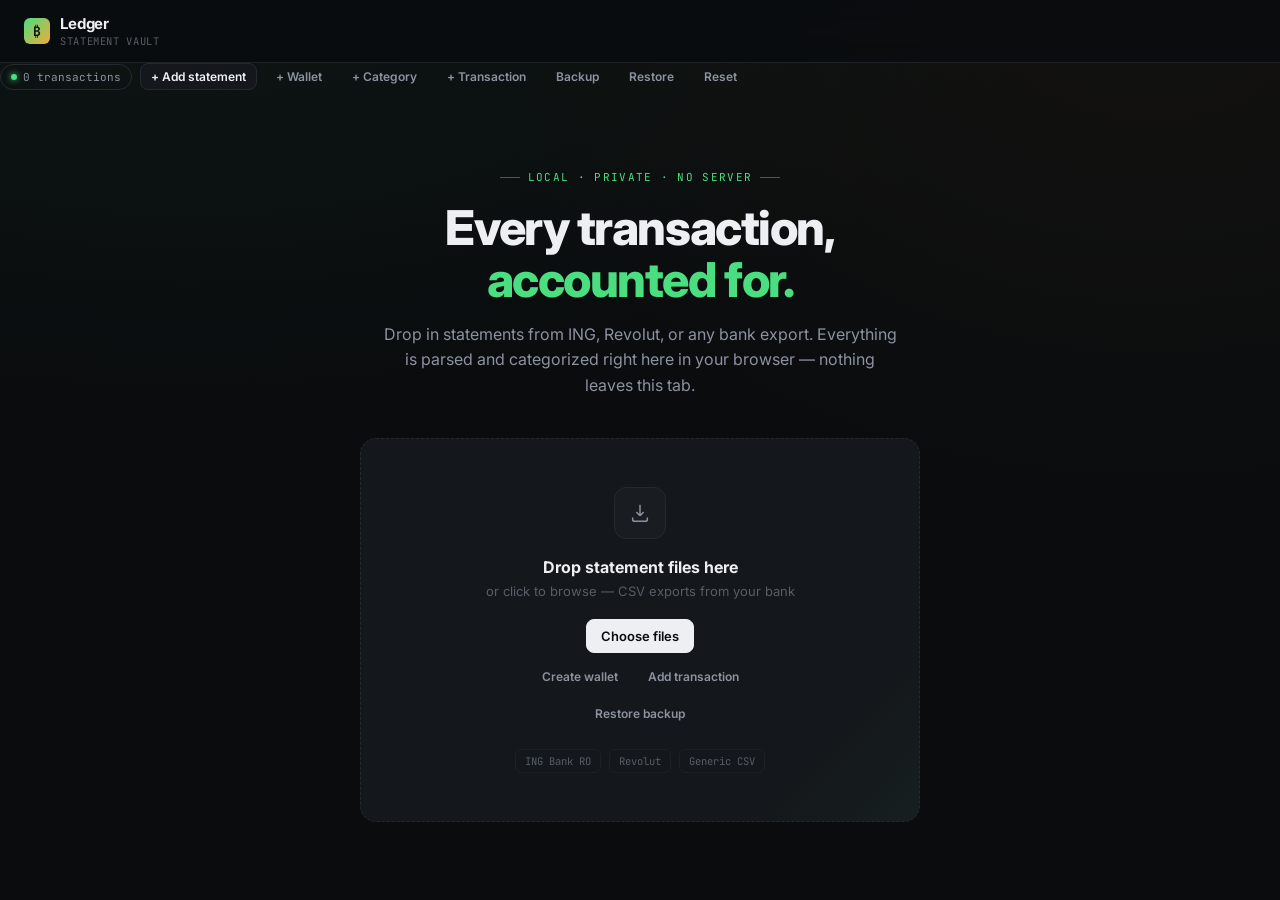
<file: ledger/index_old.html>
<!DOCTYPE html>
<html lang="en">
<head>
<meta charset="UTF-8">
<meta name="viewport" content="width=device-width, initial-scale=1.0">
<title>Ledger — Statement Vault</title>
<link rel="manifest" href="[data-uri]">
<meta name="theme-color" content="#0a0c0e">
<meta name="mobile-web-app-capable" content="yes">
<meta name="apple-mobile-web-app-capable" content="yes">
<meta name="apple-mobile-web-app-status-bar-style" content="black-translucent">
<meta name="apple-mobile-web-app-title" content="Ledger">
<link rel="icon" href="[data-uri]" sizes="512x512" type="image/png">
<link rel="apple-touch-icon" href="[data-uri]">
<link rel="preconnect" href="https://fonts.googleapis.com">
<link href="https://fonts.googleapis.com/css2?family=JetBrains+Mono:wght@400;500;600;700&family=Inter:wght@400;500;600;700;800&display=swap" rel="stylesheet">
<style>
:root{
  --void:#0a0c0e;
  --panel:#14171b;
  --panel-2:#191d22;
  --line:#242a30;
  --line-soft:#1c2126;
  --ink:#edeff2;
  --ink-dim:#8b93a0;
  --ink-faint:#565e69;
  --credit:#4ade80;
  --credit-dim:#2b6b47;
  --debit:#edeff2;
  --amber:#f2a93b;
  --amber-dim:#8a6323;
  --red:#e85a5a;
  --blue:#5b9dd9;
  --radius:10px;
  --mono:'JetBrains Mono',ui-monospace,monospace;
  --sans:'Inter',-apple-system,sans-serif;
}
*{box-sizing:border-box;margin:0;padding:0;}
html,body{background:var(--void);color:var(--ink);font-family:var(--sans);max-width:100%;overflow-x:hidden;}
body{
  min-height:100vh;
  background-image:
    radial-gradient(ellipse 900px 500px at 15% -10%, rgba(74,222,128,0.05), transparent),
    radial-gradient(ellipse 700px 500px at 90% 0%, rgba(242,169,59,0.04), transparent);
}
::selection{background:var(--credit);color:#06110b;}
::-webkit-scrollbar{width:10px;height:10px;}
::-webkit-scrollbar-track{background:var(--void);}
::-webkit-scrollbar-thumb{background:var(--line);border-radius:5px;}
::-webkit-scrollbar-thumb:hover{background:var(--ink-faint);}

.num{font-family:var(--mono);font-variant-numeric:tabular-nums;}

a{color:inherit;}
button{font-family:inherit;cursor:pointer;}

/* ============ TOP BAR ============ */
.topbar{
  position:sticky;top:0;z-index:50;
  display:flex;flex-direction:column;gap:10px;
  padding:14px 24px;
  background:rgba(10,12,14,0.88);
  backdrop-filter:blur(10px);
  border-bottom:1px solid var(--line-soft);
}
.topbar-row{
  display:flex;align-items:center;justify-content:space-between;gap:12px;
  flex-wrap:wrap;
}
.brand{display:flex;align-items:center;gap:10px;}
.brand-mark{
  width:26px;height:26px;border-radius:6px;
  background:linear-gradient(135deg,var(--credit),var(--amber));
  display:flex;align-items:center;justify-content:center;
  font-family:var(--mono);font-weight:700;font-size:13px;color:#06110b;
  flex-shrink:0;
}
.brand-name{font-weight:700;font-size:15px;letter-spacing:-0.01em;}
.brand-sub{font-family:var(--mono);font-size:10.5px;color:var(--ink-faint);letter-spacing:0.06em;margin-top:1px;}
.topbar-actions{display:flex;gap:8px;align-items:center;}
.mobile-menu-backdrop{display:none;}

/* Mobile hamburger button (hidden on desktop) */
.mobile-menu-btn{
  display:none;
  width:38px;height:38px;flex-shrink:0;
  align-items:center;justify-content:center;
  background:var(--panel);border:1px solid var(--line);border-radius:9px;
  transition:all .15s ease;
}
.mobile-menu-btn:active{background:var(--panel-2);}
.hamburger{width:16px;height:12px;position:relative;display:block;}
.hamburger span{
  position:absolute;left:0;width:100%;height:1.5px;background:var(--ink);
  border-radius:2px;transition:transform .25s ease, opacity .2s ease, top .25s ease;
}
.hamburger span:nth-child(1){top:0;}
.hamburger span:nth-child(2){top:5px;}
.hamburger span:nth-child(3){top:10px;}
.mobile-menu-btn[aria-expanded="true"] .hamburger span:nth-child(1){top:5px;transform:rotate(45deg);}
.mobile-menu-btn[aria-expanded="true"] .hamburger span:nth-child(2){opacity:0;}
.mobile-menu-btn[aria-expanded="true"] .hamburger span:nth-child(3){top:5px;transform:rotate(-45deg);}
.pill{
  font-family:var(--mono);font-size:11px;color:var(--ink-dim);
  border:1px solid var(--line);padding:5px 10px;border-radius:20px;
  display:flex;align-items:center;gap:6px;
}
.dot{width:6px;height:6px;border-radius:50%;background:var(--credit);box-shadow:0 0 6px var(--credit);}
.btn{
  font-family:var(--sans);font-size:13px;font-weight:600;
  padding:8px 14px;border-radius:8px;border:1px solid var(--line);
  background:var(--panel);color:var(--ink);
  transition:all .15s ease;
}
.btn:hover{border-color:var(--ink-faint);background:var(--panel-2);}
.btn-primary{background:var(--ink);color:#0a0c0e;border-color:var(--ink);}
.btn-primary:hover{background:#fff;border-color:#fff;}
.btn-ghost{background:transparent;border-color:transparent;color:var(--ink-dim);}
.btn-ghost:hover{background:var(--panel);color:var(--ink);}
.btn-sm{padding:5px 10px;font-size:12px;}

/* ============ LANDING / UPLOAD ============ */
.landing{
  max-width:760px;margin:0 auto;padding:80px 24px 60px;
  display:flex;flex-direction:column;align-items:center;text-align:center;
}
.landing-eyebrow{
  font-family:var(--mono);font-size:11px;color:var(--credit);letter-spacing:0.12em;
  text-transform:uppercase;margin-bottom:18px;display:flex;align-items:center;gap:8px;
}
.landing-eyebrow::before,.landing-eyebrow::after{content:'';width:20px;height:1px;background:var(--credit-dim);}
.landing h1{
  font-size:clamp(32px,5vw,48px);font-weight:800;letter-spacing:-0.03em;line-height:1.08;
  margin-bottom:16px;
}
.landing h1 .accent{color:var(--credit);}
.landing p.lede{color:var(--ink-dim);font-size:16px;line-height:1.6;max-width:520px;margin-bottom:40px;}

.dropzone{
  width:100%;max-width:560px;
  border:1.5px dashed var(--line);border-radius:16px;
  padding:48px 32px;background:var(--panel);
  transition:all .2s ease;position:relative;overflow:hidden;
}
.dropzone::before{
  content:'';position:absolute;inset:0;
  background:linear-gradient(135deg,transparent 40%,rgba(74,222,128,0.04) 50%,transparent 60%);
  background-size:200% 200%;
  animation:sheen 6s ease-in-out infinite;
  pointer-events:none;
}
@keyframes sheen{0%,100%{background-position:0% 0%;}50%{background-position:100% 100%;}}
.dropzone.drag{border-color:var(--credit);background:var(--panel-2);box-shadow:0 0 0 4px rgba(74,222,128,0.08);}
.dz-icon{
  width:52px;height:52px;margin:0 auto 18px;border-radius:12px;
  background:var(--panel-2);border:1px solid var(--line);
  display:flex;align-items:center;justify-content:center;
}
.dz-title{font-weight:700;font-size:16px;margin-bottom:6px;}
.dz-sub{color:var(--ink-faint);font-size:13px;margin-bottom:20px;}
.dz-formats{
  display:flex;gap:8px;justify-content:center;flex-wrap:wrap;margin-top:22px;
}
.format-chip{
  font-family:var(--mono);font-size:10.5px;color:var(--ink-faint);
  border:1px solid var(--line-soft);padding:4px 9px;border-radius:6px;
}
input[type=file]{display:none;}
.file-list{width:100%;max-width:560px;margin-top:16px;display:flex;flex-direction:column;gap:8px;}
.file-row{
  display:flex;align-items:center;justify-content:space-between;
  background:var(--panel);border:1px solid var(--line);border-radius:8px;
  padding:10px 14px;font-size:13px;
}
.file-row .fname{display:flex;align-items:center;gap:10px;color:var(--ink);}
.file-row .fmeta{color:var(--ink-faint);font-family:var(--mono);font-size:11px;}
.file-row .status-ok{color:var(--credit);font-size:11px;font-family:var(--mono);}
.file-row .status-err{color:var(--red);font-size:11px;font-family:var(--mono);}

.parse-errors{
  width:100%;max-width:560px;margin-top:14px;padding:14px 16px;
  background:rgba(232,90,90,0.06);border:1px solid rgba(232,90,90,0.25);
  border-radius:10px;text-align:left;font-size:12.5px;color:#f0a5a5;line-height:1.6;
}

/* ============ APP LAYOUT ============ */
.app{display:none;max-width:1360px;margin:0 auto;padding:24px;}
.app.active{display:block;}

/* receipt tape */
.tape{
  background:var(--panel);border:1px solid var(--line);border-radius:14px;
  padding:20px 24px;margin-bottom:20px;
  display:grid;grid-template-columns:repeat(auto-fit,minmax(150px,1fr));gap:0;
  position:relative;
}
.tape::before{
  content:'';position:absolute;top:0;left:0;right:0;height:2px;
  background:repeating-linear-gradient(90deg,var(--credit) 0 8px,transparent 8px 14px);
  opacity:0.5;
  border-radius:14px 14px 0 0;
}
.tape-cell{padding:6px 20px;border-right:1px solid var(--line-soft);}
.tape-cell:last-child{border-right:none;}
.tape-label{
  font-family:var(--mono);font-size:10px;color:var(--ink-faint);
  text-transform:uppercase;letter-spacing:0.08em;margin-bottom:6px;
}
.tape-value{font-family:var(--mono);font-size:22px;font-weight:600;letter-spacing:-0.02em;}
.tape-value.credit{color:var(--credit);}
.tape-value.debit{color:var(--ink);}
.tape-value.amber{color:var(--amber);}
.tape-sub{font-size:11px;color:var(--ink-faint);margin-top:3px;font-family:var(--mono);}

/* tabs */
.tabs{display:flex;gap:2px;margin-bottom:20px;border-bottom:1px solid var(--line-soft);}
.tab{
  padding:10px 16px;font-size:13px;font-weight:600;color:var(--ink-faint);
  border-bottom:2px solid transparent;transition:all .15s ease;
  display:flex;align-items:center;gap:7px;
}
.tab:hover{color:var(--ink-dim);}
.tab.active{color:var(--ink);border-bottom-color:var(--credit);}
.tab-badge{
  font-family:var(--mono);font-size:10px;background:var(--panel-2);
  border:1px solid var(--line);padding:1px 6px;border-radius:10px;color:var(--ink-faint);
}
.tab.active .tab-badge{color:var(--credit);border-color:var(--credit-dim);}

.panel-view{display:none;}
.panel-view.active{display:block;animation:fadein .25s ease;}
@keyframes fadein{from{opacity:0;transform:translateY(4px);}to{opacity:1;transform:translateY(0);}}

/* grid layout for overview */
.grid-2{display:grid;grid-template-columns:1.6fr 1fr;gap:16px;}
.grid-3{display:grid;grid-template-columns:repeat(3,1fr);gap:16px;}
@media(max-width:900px){.grid-2,.grid-3{grid-template-columns:1fr;}}

.card{
  background:var(--panel);border:1px solid var(--line);border-radius:14px;padding:20px;
  min-width:0;
}
.card-head{display:flex;align-items:center;justify-content:space-between;margin-bottom:16px;}
.card-title{font-size:14px;font-weight:700;letter-spacing:-0.01em;}
.card-title-sub{font-size:11.5px;color:var(--ink-faint);margin-top:2px;font-weight:400;}

/* category bars */
.cat-row{display:flex;align-items:center;gap:12px;padding:9px 0;border-bottom:1px solid var(--line-soft);}
.cat-row:last-child{border-bottom:none;}
.cat-dot{width:9px;height:9px;border-radius:3px;flex-shrink:0;}
.cat-name{font-size:13px;flex:1;min-width:0;overflow:hidden;text-overflow:ellipsis;white-space:nowrap;}
.cat-bar-track{flex:1.4;height:6px;background:var(--line-soft);border-radius:3px;overflow:hidden;}
.cat-bar-fill{height:100%;border-radius:3px;transition:width .6s cubic-bezier(.16,1,.3,1);}
.cat-amount{font-family:var(--mono);font-size:12.5px;color:var(--ink-dim);width:82px;text-align:right;flex-shrink:0;}
.cat-pct{font-family:var(--mono);font-size:10.5px;color:var(--ink-faint);width:38px;text-align:right;flex-shrink:0;}

/* chart canvas wrapper */
.chart-wrap{position:relative;height:200px;}

/* ledger table */
.ledger-controls{
  display:flex;gap:10px;margin-bottom:14px;flex-wrap:wrap;align-items:center;
}
.search-box{
  flex:1;min-width:180px;position:relative;
}
.search-box input{
  width:100%;background:var(--panel);border:1px solid var(--line);border-radius:8px;
  padding:9px 12px 9px 34px;color:var(--ink);font-size:13px;font-family:var(--sans);
}
.search-box input:focus{outline:none;border-color:var(--ink-faint);}
.search-box svg{position:absolute;left:11px;top:50%;transform:translateY(-50%);opacity:0.4;}
select, .filter-select{
  background:var(--panel);border:1px solid var(--line);border-radius:8px;
  padding:9px 12px;color:var(--ink);font-size:13px;font-family:var(--sans);
}
select:focus{outline:none;}

.export-group{display:flex;gap:6px;margin-left:auto;}
.export-group .btn{display:flex;align-items:center;gap:6px;}

.ledger{width:100%;border-collapse:collapse;font-size:13px;}
.ledger thead th{
  text-align:left;padding:9px 10px;font-family:var(--mono);font-size:10.5px;
  color:var(--ink-faint);text-transform:uppercase;letter-spacing:0.06em;
  border-bottom:1px solid var(--line);position:sticky;top:0;background:var(--void);
  cursor:pointer;user-select:none;
}
.ledger thead th:hover{color:var(--ink-dim);}
.ledger thead th.sorted{color:var(--credit);}
.ledger tbody tr{border-bottom:1px solid var(--line-soft);transition:background .1s ease;}
.ledger tbody tr:hover{background:var(--panel);}
.ledger tbody tr.anomaly-row{background:rgba(242,169,59,0.04);}
.ledger tbody tr.anomaly-row:hover{background:rgba(242,169,59,0.08);}
.ledger td{padding:10px;vertical-align:top;}
.ledger td.amt{font-family:var(--mono);text-align:right;white-space:nowrap;font-weight:500;}
.ledger td.amt.credit{color:var(--credit);}
.ledger td.date{font-family:var(--mono);color:var(--ink-dim);white-space:nowrap;font-size:12px;}
.ledger td.bal{font-family:var(--mono);color:var(--ink-faint);text-align:right;white-space:nowrap;font-size:12px;}
.tx-desc{font-weight:500;cursor:pointer;}
.tx-desc:hover{color:var(--credit);}
.tx-meta{font-size:11px;color:var(--ink-faint);margin-top:2px;}
.src-tag{
  display:inline-block;font-family:var(--mono);font-size:9.5px;padding:1px 6px;
  border-radius:4px;margin-right:6px;border:1px solid var(--line);color:var(--ink-faint);
}
.cat-chip{
  display:inline-flex;align-items:center;gap:5px;font-size:11.5px;
  padding:3px 9px;border-radius:20px;background:var(--panel-2);border:1px solid var(--line);
  cursor:pointer;color:var(--ink-dim);white-space:nowrap;
}
.cat-chip:hover{border-color:var(--ink-faint);}
.anomaly-flag{
  display:inline-flex;align-items:center;gap:4px;font-size:10.5px;font-family:var(--mono);
  color:var(--amber);margin-top:4px;cursor:pointer;
}
.note-btn{
  font-size:11px;color:var(--ink-faint);cursor:pointer;margin-top:4px;
  display:inline-flex;align-items:center;gap:4px;
}
.note-btn:hover{color:var(--ink-dim);}
.note-text{
  font-size:12px;color:var(--ink-dim);margin-top:5px;padding:8px 10px;
  background:var(--panel-2);border-left:2px solid var(--credit-dim);border-radius:0 6px 6px 0;
  line-height:1.5;
}

/* anomalies view */
.anomaly-card{
  background:var(--panel);border:1px solid var(--line);border-radius:12px;
  padding:16px 18px;margin-bottom:12px;border-left:3px solid var(--amber);
}
.anomaly-top{display:flex;justify-content:space-between;align-items:flex-start;gap:12px;}
.anomaly-title{font-weight:600;font-size:14px;margin-bottom:3px;}
.anomaly-reason{font-size:12.5px;color:var(--amber);font-family:var(--mono);}
.anomaly-amt{font-family:var(--mono);font-weight:700;font-size:16px;white-space:nowrap;}
.anomaly-detail{font-size:12.5px;color:var(--ink-dim);margin-top:8px;line-height:1.6;}
textarea.note-input{
  width:100%;margin-top:10px;background:var(--panel-2);border:1px solid var(--line);
  border-radius:8px;padding:10px 12px;color:var(--ink);font-family:var(--sans);font-size:13px;
  resize:vertical;min-height:56px;
}
textarea.note-input:focus{outline:none;border-color:var(--amber);}
.note-actions{display:flex;gap:8px;margin-top:8px;}

/* empty state */
.empty-state{
  text-align:center;padding:60px 20px;color:var(--ink-faint);
}
.empty-state svg{opacity:0.3;margin-bottom:14px;}
.empty-state p{font-size:13px;}

/* subscriptions */
.sub-row{
  display:flex;align-items:center;justify-content:space-between;padding:12px 0;
  border-bottom:1px solid var(--line-soft);
}
.sub-row:last-child{border-bottom:none;}
.sub-name{font-weight:600;font-size:13.5px;}
.sub-meta{font-size:11.5px;color:var(--ink-faint);margin-top:2px;}
.sub-amt{font-family:var(--mono);font-weight:600;font-size:14px;text-align:right;}
.sub-freq{font-size:10.5px;color:var(--ink-faint);text-align:right;margin-top:2px;font-family:var(--mono);}

/* insight pill list */
.insight{
  display:flex;gap:12px;padding:13px 0;border-bottom:1px solid var(--line-soft);align-items:flex-start;
}
.insight:last-child{border-bottom:none;}
.insight-icon{
  width:30px;height:30px;border-radius:8px;background:var(--panel-2);border:1px solid var(--line);
  display:flex;align-items:center;justify-content:center;flex-shrink:0;
}
.insight-text{font-size:12.5px;color:var(--ink-dim);line-height:1.55;}
.insight-text b{color:var(--ink);font-weight:600;}
.insight-text .g{color:var(--credit);font-weight:600;}
.insight-text .a{color:var(--amber);font-weight:600;}
.insight-text .r{color:var(--red);font-weight:600;}

/* legend */
.legend{display:flex;flex-wrap:wrap;gap:10px;margin-top:14px;}
.legend-item{display:flex;align-items:center;gap:6px;font-size:11px;color:var(--ink-faint);}

/* accounts */
.acct-row{
  display:flex;align-items:center;gap:12px;padding:12px 14px;border-radius:10px;
  border:1px solid var(--line);margin-bottom:8px;background:var(--panel-2);
  width:100%;min-width:0;overflow:hidden;
}
.acct-icon{
  width:34px;height:34px;border-radius:9px;display:flex;align-items:center;justify-content:center;
  font-family:var(--mono);font-weight:700;font-size:11px;flex-shrink:0;
}
.acct-info{flex:1;min-width:0;}
.acct-name{font-weight:600;font-size:13px;overflow:hidden;text-overflow:ellipsis;white-space:nowrap;}
.acct-meta{font-size:11px;color:var(--ink-faint);font-family:var(--mono);overflow:hidden;text-overflow:ellipsis;white-space:nowrap;}
.acct-bal{font-family:var(--mono);font-weight:700;font-size:14.5px;margin-left:auto;text-align:right;flex-shrink:0;white-space:nowrap;}
.card-actions{display:flex;gap:6px;flex-wrap:wrap;}

.simple-list{display:flex;flex-direction:column;gap:8px;}
.recent-scroll{max-height:184px;overflow-y:auto;padding-right:4px;}
.overview-wallet-scroll{max-height:184px;overflow-y:auto;padding-right:4px;}
.simple-row{
  display:flex;justify-content:space-between;align-items:flex-start;gap:10px;
  padding:10px 0;border-bottom:1px solid var(--line-soft);
}
.simple-row:last-child{border-bottom:none;}
.simple-row-title{font-size:13px;font-weight:600;}
.simple-row-sub{font-size:11px;color:var(--ink-faint);margin-top:2px;font-family:var(--mono);}
.simple-row-amt{font-family:var(--mono);font-size:12.5px;text-align:right;white-space:nowrap;}

footer.app-footer{
  text-align:center;padding:30px 0 10px;color:var(--ink-faint);font-size:11px;font-family:var(--mono);
}

/* modal */
.modal-backdrop{
  display:none;position:fixed;inset:0;background:rgba(0,0,0,0.6);z-index:100;
  align-items:center;justify-content:center;backdrop-filter:blur(3px);
}
.modal-backdrop.active{display:flex;}
.modal{
  background:var(--panel);border:1px solid var(--line);border-radius:14px;
  width:min(480px,90vw);max-height:80vh;overflow-y:auto;padding:22px;
}
.modal-wide{width:min(560px,92vw);}
.modal-head{display:flex;justify-content:space-between;align-items:center;margin-bottom:16px;}
.modal-title{font-weight:700;font-size:15px;}
.modal-sub{font-size:12px;color:var(--ink-faint);margin-top:3px;font-family:var(--mono);}
.form-stack{display:flex;flex-direction:column;gap:10px;}
.form-row{display:grid;grid-template-columns:1fr 1fr;gap:10px;}
.form-field{display:flex;flex-direction:column;gap:5px;}
.form-field label{
  font-family:var(--mono);font-size:10px;color:var(--ink-faint);
  text-transform:uppercase;letter-spacing:0.06em;
}
.form-input{
  width:100%;background:var(--panel-2);border:1px solid var(--line);border-radius:8px;
  padding:9px 10px;color:var(--ink);font-size:13px;font-family:var(--sans);
}
.form-input:focus{outline:none;border-color:var(--ink-faint);}
.form-field .hint{font-size:10.5px;color:var(--ink-faint);}
.manager-row{
  display:grid;grid-template-columns:1.3fr 1fr auto;gap:8px;align-items:end;
  padding:8px 0;border-bottom:1px solid var(--line-soft);
}
.manager-row:last-child{border-bottom:none;}
.close-x{color:var(--ink-faint);font-size:18px;line-height:1;flex-shrink:0;padding-left:12px;}
.close-x:hover{color:var(--ink);}
.modal-section-label{
  font-family:var(--mono);font-size:10.5px;color:var(--ink-faint);
  text-transform:uppercase;letter-spacing:0.07em;margin-bottom:10px;
}
.cat-picker{display:flex;flex-wrap:wrap;gap:8px;}
.cat-option{
  padding:7px 12px;border-radius:8px;border:1px solid var(--line);font-size:12.5px;
  display:flex;align-items:center;gap:6px;
}
.cat-option:hover{border-color:var(--ink-faint);}
.cat-option.selected{background:var(--panel-2);}

.modal-scope{display:flex;flex-direction:column;gap:2px;margin-top:18px;border-top:1px solid var(--line-soft);padding-top:14px;}
.scope-option{
  display:flex;align-items:flex-start;gap:10px;padding:9px 6px;border-radius:8px;cursor:pointer;
}
.scope-option:hover{background:var(--panel-2);}
.scope-option input[type=checkbox]{
  margin-top:2px;width:16px;height:16px;flex-shrink:0;accent-color:var(--credit);cursor:pointer;
}
.scope-title{font-size:13px;font-weight:600;}
.scope-sub{font-size:11.5px;color:var(--ink-faint);margin-top:1px;line-height:1.4;}

.modal-tx-list{
  max-height:220px;overflow-y:auto;border:1px solid var(--line-soft);border-radius:10px;
}
.modal-tx-row{
  display:flex;justify-content:space-between;align-items:center;gap:10px;
  padding:9px 12px;border-bottom:1px solid var(--line-soft);font-size:12.5px;
}
.modal-tx-row:last-child{border-bottom:none;}
.modal-tx-date{font-family:var(--mono);color:var(--ink-faint);font-size:11px;white-space:nowrap;}
.modal-tx-desc{flex:1;min-width:0;overflow:hidden;text-overflow:ellipsis;white-space:nowrap;color:var(--ink-dim);}
.modal-tx-amt{font-family:var(--mono);white-space:nowrap;font-weight:500;}
.modal-tx-cat{font-size:10.5px;color:var(--ink-faint);white-space:nowrap;}

/* budget editor */
.budget-editor-list{max-height:340px;overflow-y:auto;display:flex;flex-direction:column;gap:2px;}
.budget-editor-row{
  display:flex;align-items:center;gap:10px;padding:8px 2px;
  border-bottom:1px solid var(--line-soft);
}
.budget-editor-row:last-child{border-bottom:none;}
.budget-editor-label{display:flex;align-items:center;gap:8px;flex:1;font-size:13px;min-width:0;}
.budget-editor-row input[type=number]{
  width:100px;background:var(--panel-2);border:1px solid var(--line);border-radius:6px;
  padding:7px 9px;color:var(--ink);font-size:13px;font-family:var(--mono);text-align:right;
}
.budget-editor-row input[type=number]:focus{outline:none;border-color:var(--ink-faint);}
.budget-editor-clear{
  color:var(--ink-faint);font-size:11px;cursor:pointer;flex-shrink:0;padding:2px 4px;
}
.budget-editor-clear:hover{color:var(--red);}

/* budget progress on Overview */
.budget-progress{display:flex;flex-direction:column;gap:10px;margin-bottom:14px;padding-bottom:14px;border-bottom:1px solid var(--line-soft);}
.budget-row-top{display:flex;justify-content:space-between;align-items:baseline;gap:8px;margin-bottom:5px;}
.budget-row-name{font-size:12.5px;display:flex;align-items:center;gap:6px;min-width:0;overflow:hidden;text-overflow:ellipsis;white-space:nowrap;}
.budget-row-amt{font-family:var(--mono);font-size:11.5px;color:var(--ink-faint);white-space:nowrap;flex-shrink:0;}
.budget-row-amt b{color:var(--ink-dim);font-weight:600;}
.budget-track{height:6px;background:var(--line-soft);border-radius:3px;overflow:hidden;}
.budget-fill{height:100%;border-radius:3px;transition:width .4s ease;}
.budget-fill.ok{background:var(--credit);}
.budget-fill.ahead{background:var(--amber);}
.budget-fill.over{background:var(--red);}
.budget-status{font-size:10px;font-family:var(--mono);margin-top:3px;}
.budget-status.ok{color:var(--credit);}
.budget-status.ahead{color:var(--amber);}
.budget-status.over{color:var(--red);}

/* Period picker — anchored popover triggered from the Period tape-cell */
.tape-cell.period-cell{cursor:pointer;position:relative;user-select:none;}
.tape-cell.period-cell:hover .tape-value{color:var(--credit);}
.tape-cell.period-cell .tape-value{transition:color .15s ease;}
.period-cell.filtered .tape-label::after{
  content:'●';color:var(--credit);font-size:6px;margin-left:6px;vertical-align:middle;
}

.period-popover{
  display:none;position:absolute;top:calc(100% + 10px);left:0;z-index:60;
  background:var(--panel);border:1px solid var(--line);border-radius:12px;
  padding:16px;width:280px;box-shadow:0 12px 32px rgba(0,0,0,0.45);
  cursor:default;
}
.period-popover.open{display:block;animation:popIn .15s ease;}
.period-popover-backdrop{display:none;}
@keyframes popIn{from{opacity:0;transform:translateY(-4px);}to{opacity:1;transform:translateY(0);}}
@keyframes popInUp{from{opacity:0;transform:translateY(16px);}to{opacity:1;transform:translateY(0);}}
.period-popover-field{display:flex;flex-direction:column;gap:5px;margin-bottom:10px;}
.period-popover-field label{
  font-family:var(--mono);font-size:10px;color:var(--ink-faint);
  text-transform:uppercase;letter-spacing:0.06em;
}
.period-popover-field input[type="date"]{
  background:var(--panel-2);border:1px solid var(--line);border-radius:8px;
  padding:9px 10px;color:var(--ink);font-size:13px;font-family:var(--mono);
  color-scheme:dark;width:100%;
}
.period-popover-field input[type="date"]:focus{outline:none;border-color:var(--credit-dim);}
.period-popover-presets{display:flex;flex-wrap:wrap;gap:6px;margin-bottom:12px;}
.period-preset-chip{
  font-family:var(--mono);font-size:10.5px;color:var(--ink-dim);
  border:1px solid var(--line);padding:4px 9px;border-radius:20px;cursor:pointer;
  transition:all .1s ease;
}
.period-preset-chip:hover{border-color:var(--credit-dim);color:var(--credit);}
.period-popover-actions{display:flex;gap:8px;}
.period-popover-actions .btn{flex:1;}

/* === Mobile improvements === */
@media (max-width: 640px) {
  .topbar {
    padding: 12px 14px;
    gap: 8px;
  }
  .topbar-row { flex-wrap: nowrap; gap: 8px; }
  .brand-name { font-size: 14px; }
  .brand-sub { font-size: 9px; }

  .mobile-menu-btn{ display:inline-flex; }

  .mobile-menu-backdrop{
    display:block;position:fixed;inset:0;z-index:90;
    background:rgba(6,7,9,0.72);
    opacity:0;pointer-events:none;
    transition:opacity .25s ease;
  }
  .mobile-menu-backdrop.open{opacity:1;pointer-events:auto;}

  /* Off-canvas drawer */
  .topbar-actions {
    position:fixed;
    top:0; right:0; bottom:0;
    width:min(78vw, 300px);
    z-index:100;
    display:flex;
    flex-direction:column;
    align-items:stretch;
    gap:6px;
    background:var(--panel);
    border-left:1px solid var(--line);
    padding:18px 14px calc(18px + env(safe-area-inset-bottom, 0px));
    box-shadow:-16px 0 40px rgba(0,0,0,0.5);
    transform:translateX(100%);
    transition:transform .28s cubic-bezier(.16,1,.3,1);
    overflow-y:auto;
  }
  .topbar-actions.mobile-open { transform:translateX(0); }
  .topbar-actions::before{
    content:'Menu';
    font-family:var(--mono);font-size:11px;color:var(--ink-faint);
    text-transform:uppercase;letter-spacing:0.08em;
    padding:0 2px 12px;margin-bottom:4px;border-bottom:1px solid var(--line-soft);
  }
  .topbar-actions .pill {
    font-size: 11px; padding: 8px 10px; justify-content:center;
    border-radius:9px; margin-bottom:6px; order:-1;
  }
  .topbar-actions .btn{
    width:100%;text-align:left;padding:12px 14px;font-size:14px;border-radius:9px;
  }
  .topbar-actions .btn-ghost{border:1px solid transparent;}
  .topbar-actions #addMoreBtn{order:0;}

  .btn-sm { font-size: 11px; padding: 4px 10px; }
  .form-row { grid-template-columns:1fr; }
  .manager-row { grid-template-columns:1fr; }

  /* Period popover becomes a bottom sheet on mobile, with a dim backdrop */
  .period-popover {
    position: fixed;
    top: auto; bottom: 0; left: 0; right: 0;
    width: auto;
    border-radius: 16px 16px 0 0;
    padding: 18px 16px calc(18px + env(safe-area-inset-bottom, 0px));
    z-index: 70;
  }
  .period-popover.open { animation: popInUp .18s ease; }
  .period-popover-backdrop.open{
    display:block;position:fixed;top:0;left:0;right:0;bottom:0;
    background:rgba(0,0,0,0.5);z-index:69;
  }

  .landing { padding: 40px 16px; }
  .landing h1 { font-size: 28px; }
  .landing p.lede { font-size: 14px; }
  .dropzone { padding: 28px 16px; }

  .app { padding: 12px; }

  /* Tape becomes a clean 2-column grid; Period spans full width */
  .tape {
    display: grid;
    grid-template-columns: 1fr 1fr;
    gap: 0;
    padding: 6px 14px;
  }
  .tape-cell {
    padding: 12px 10px;
    border-right: 1px solid var(--line-soft);
    border-bottom: 1px solid var(--line-soft);
    min-width: 0;
  }
  .tape-cell:nth-child(2n) { border-right: none; }
  .tape-cell:nth-last-child(-n+2) { border-bottom: none; }
  .tape-cell.period-cell {
    grid-column: 1 / -1;
    border-right: none;
  }
  .tape-value { font-size: 17px; overflow-wrap: anywhere; }
  .tape-label { font-size: 9.5px; }
  .tape-sub { font-size: 10px; }

  /* Tabs scroll horizontally on small screens */
  .tabs {
    flex-wrap: nowrap;
    overflow-x: auto;
    -webkit-overflow-scrolling: touch;
    gap: 0;
    padding-bottom: 2px;
  }
  .tab {
    flex: 0 0 auto;
    padding: 8px 12px;
    font-size: 12px;
    white-space: nowrap;
  }

  /* Cards full width, less padding */
  .card { padding: 14px; }

  /* Charts smaller */
  .chart-wrap { height: 140px; }

  /* Ledger table: smaller fonts, horizontal scroll */
  .ledger { font-size: 11px; }
  .ledger td, .ledger th { padding: 6px 4px; }
  .ledger td.amt, .ledger td.bal { font-size: 11px; }
  .cat-chip { font-size: 10px; padding: 2px 6px; }
  .tx-desc { font-size: 11px; }

  /* Controls wrap and stack */
  .ledger-controls {
    flex-direction: column;
    align-items: stretch;
    gap: 6px;
  }
  .search-box { min-width: unset; }
  select, .filter-select { font-size: 12px; padding: 6px 8px; }
  .export-group { margin-left: 0; }
  .export-group .btn { flex: 1; justify-content: center; }

  /* Modal full-width */
  .modal-backdrop .modal {
    width: 94vw;
    max-height: 90vh;
    padding: 16px;
    margin: 0 auto;
    border-radius: 12px;
  }
  .modal-wide { width: 94vw; }
  .cat-option { font-size: 11px; padding: 5px 8px; }
  .modal-tx-row { font-size: 11px; padding: 6px 8px; }
  .budget-editor-row input[type=number] { width: 80px; font-size: 12px; }
  .budget-editor-label { font-size: 12px; }

  /* Anomaly cards */
  .anomaly-card { padding: 12px; }
  .anomaly-title { font-size: 13px; }
  .anomaly-amt { font-size: 14px; }

  /* Account rows */
  .acct-row { padding: 8px 10px; gap: 8px; align-items: flex-start; }
  .acct-icon { width: 28px; height: 28px; font-size: 10px; }
  .acct-name { font-size: 12px; white-space: normal; overflow-wrap: anywhere; }
  .acct-meta { font-size: 10px; white-space: normal; overflow-wrap: anywhere; }
  .acct-bal {
    font-size: 12.5px; margin-left: 8px; max-width: 42%;
    white-space: nowrap; overflow: hidden; text-overflow: ellipsis; flex-shrink: 1;
  }

  /* Grids become single column */
  .grid-2, .grid-3 { grid-template-columns: 1fr; }

  /* Ensure the ledger wrapper scrolls */
  .ledger-container { overflow-x: auto; }
}

/* Extra small screens (phones < 400px) */
@media (max-width: 400px) {
  .brand-sub { display:none; }
  .landing h1 { font-size: 23px; }
  .tape-value { font-size: 15px; }
  .tape-cell { padding: 10px 8px; }
  .topbar-actions { width: 82vw; }
}
</style>
</head>
<body>

<div class="topbar">
  <div class="topbar-row">
    <div class="brand">
      <div class="brand-mark">₿</div>
      <div>
        <div class="brand-name">Ledger</div>
        <div class="brand-sub" id="topbarSub">STATEMENT VAULT</div>
      </div>
    </div>
    <button class="mobile-menu-btn" id="mobileMenuBtn" type="button" aria-label="Open menu" aria-expanded="false">
      <span class="hamburger"><span></span><span></span><span></span></span>
    </button>
  </div>
</div>
<div class="topbar-actions" id="topActions">
  <div class="pill"><span class="dot"></span><span id="txCountPill">0 transactions</span></div>
  <button class="btn btn-sm" id="installAppBtn" style="display:none;">⤓ Install app</button>
  <button class="btn btn-sm" id="addMoreBtn">+ Add statement</button>
  <button class="btn btn-sm btn-ghost" id="addWalletBtn">+ Wallet</button>
  <button class="btn btn-sm btn-ghost" id="addCategoryBtn">+ Category</button>
  <button class="btn btn-sm btn-ghost" id="addManualTxBtn">+ Transaction</button>
  <button class="btn btn-sm btn-ghost" id="backupBtn">Backup</button>
  <button class="btn btn-sm btn-ghost" id="restoreBtn">Restore</button>
  <button class="btn btn-sm btn-ghost" id="resetBtn">Reset</button>
</div>
<div class="mobile-menu-backdrop" id="mobileMenuBackdrop"></div>

<!-- LANDING -->
<div class="landing" id="landing">
  <div class="landing-eyebrow">Local · Private · No server</div>
  <h1>Every transaction,<br><span class="accent">accounted for.</span></h1>
  <p class="lede">Drop in statements from ING, Revolut, or any bank export. Everything is parsed and categorized right here in your browser — nothing leaves this tab.</p>

  <div class="dropzone" id="dropzone">
    <input type="file" id="fileInput" multiple accept=".csv,.txt">
    <div class="dz-icon">
      <svg width="22" height="22" viewBox="0 0 24 24" fill="none" stroke="#8b93a0" stroke-width="1.6"><path d="M12 3v12m0 0l-4-4m4 4l4-4M4 17v2a2 2 0 002 2h12a2 2 0 002-2v-2"/></svg>
    </div>
    <div class="dz-title">Drop statement files here</div>
    <div class="dz-sub">or click to browse — CSV exports from your bank</div>
    <button class="btn btn-primary" id="browseBtn" type="button">Choose files</button>
    <div style="display:flex;gap:8px;justify-content:center;flex-wrap:wrap;margin-top:10px;">
      <button class="btn btn-sm btn-ghost" id="addWalletLandingBtn" type="button">Create wallet</button>
      <button class="btn btn-sm btn-ghost" id="addManualTxLandingBtn" type="button">Add transaction</button>
    </div>
    <button class="btn btn-sm btn-ghost" id="restoreLandingBtn" type="button" style="margin-top:10px;">Restore backup</button>
    <div class="dz-formats">
      <span class="format-chip">ING Bank RO</span>
      <span class="format-chip">Revolut</span>
      <span class="format-chip">Generic CSV</span>
    </div>
  </div>

  <div class="file-list" id="fileList"></div>
  <div class="parse-errors" id="parseErrors" style="display:none;"></div>
</div>

<!-- APP -->
<div class="app" id="app">

  <div class="tape" id="tape"></div>

  <div class="tabs" id="tabs">
    <div class="tab active" data-view="overview">Overview</div>
    <div class="tab" data-view="ledger">Ledger <span class="tab-badge" id="ledgerBadge">0</span></div>
    <div class="tab" data-view="anomalies">Anomalies <span class="tab-badge" id="anomalyBadge">0</span></div>
    <div class="tab" data-view="subscriptions">Recurring</div>
    <div class="tab" data-view="accounts">Wallets</div>
  </div>

  <!-- OVERVIEW -->
  <div class="panel-view active" id="view-overview">
    <div class="grid-2" style="margin-bottom:16px;">
      <div class="card">
        <div class="card-head">
          <div>
            <div class="card-title">Cash flow</div>
            <div class="card-title-sub">Income vs. spending by month</div>
          </div>
        </div>
        <div class="chart-wrap"><canvas id="flowChart"></canvas></div>
      </div>
      <div class="card">
        <div class="card-head">
          <div>
            <div class="card-title">Spending by category</div>
            <div class="card-title-sub" id="catPeriodLabel">All time</div>
          </div>
          <button class="btn btn-sm btn-ghost" id="editBudgetsBtn" title="Set monthly budgets per category">Budgets</button>
        </div>
        <div id="budgetProgress"></div>
        <div id="catBreakdown"></div>
      </div>
    </div>

    <div class="grid-3">
      <div class="card">
        <div class="card-head">
          <div class="card-title">Balance trend</div>
        </div>
        <div class="chart-wrap" style="height:150px;"><canvas id="balChart"></canvas></div>
      </div>
      <div class="card" style="grid-column:span 2;">
        <div class="card-head">
          <div>
            <div class="card-title">Insights</div>
            <div class="card-title-sub">Patterns worth knowing about</div>
          </div>
        </div>
        <div id="insightsList"></div>
      </div>
    </div>
    <div class="grid-2" style="margin-top:16px;">
      <div class="card">
        <div class="card-head">
          <div>
            <div class="card-title">Recent transactions</div>
            <div class="card-title-sub">Latest activity in current filter</div>
          </div>
          <button class="btn btn-sm btn-ghost" id="gotoLedgerBtn">All</button>
        </div>
        <div id="recentTxList" class="simple-list recent-scroll"></div>
      </div>
      <div class="card">
        <div class="card-head">
          <div>
            <div class="card-title">Wallet balances</div>
            <div class="card-title-sub">Sorted by most money available</div>
          </div>
          <button class="btn btn-sm btn-ghost" id="gotoWalletsBtn">Wallets</button>
        </div>
        <div id="overviewWalletList" class="simple-list overview-wallet-scroll"></div>
      </div>
    </div>
  </div>

  <!-- LEDGER -->
  <div class="panel-view" id="view-ledger">
    <div class="ledger-controls">
      <div class="search-box">
        <svg width="14" height="14" viewBox="0 0 24 24" fill="none" stroke="#8b93a0" stroke-width="2"><circle cx="11" cy="11" r="7"/><path d="M21 21l-4.3-4.3"/></svg>
        <input type="text" id="searchInput" placeholder="Search description, merchant, note…">
      </div>
      <select id="categoryFilter"><option value="">All categories</option></select>
      <select id="accountFilter"><option value="">All wallets</option></select>
      <select id="typeFilter">
        <option value="">All types</option>
        <option value="credit">Credits only</option>
        <option value="debit">Debits only</option>
        <option value="anomaly">Anomalies only</option>
        <option value="noted">Has note</option>
      </select>
      <div class="export-group">
        <button class="btn btn-sm btn-ghost" id="exportCsvBtn" title="Download filtered transactions as CSV">
          <svg width="13" height="13" viewBox="0 0 24 24" fill="none" stroke="currentColor" stroke-width="2"><path d="M12 3v12m0 0l-4-4m4 4l4-4M4 17v2a2 2 0 002 2h12a2 2 0 002-2v-2"/></svg>
          CSV
        </button>
        <button class="btn btn-sm btn-ghost" id="exportJsonBtn" title="Download filtered transactions as JSON">
          <svg width="13" height="13" viewBox="0 0 24 24" fill="none" stroke="currentColor" stroke-width="2"><path d="M12 3v12m0 0l-4-4m4 4l4-4M4 17v2a2 2 0 002 2h12a2 2 0 002-2v-2"/></svg>
          JSON
        </button>
      </div>
    </div>
    <div class="ledger-container" style="overflow-x:auto;">
      <table class="ledger">
        <thead>
          <tr>
            <th data-sort="date" class="sorted">Date</th>
            <th data-sort="desc">Description</th>
            <th data-sort="category">Category</th>
            <th data-sort="account">Account</th>
            <th data-sort="amount" style="text-align:right;">Amount</th>
            <th data-sort="balance" style="text-align:right;">Balance</th>
          </tr>
        </thead>
        <tbody id="ledgerBody"></tbody>
      </table>
    </div>
    <div class="empty-state" id="ledgerEmpty" style="display:none;">
      <p>No transactions match your filters.</p>
    </div>
  </div>

  <!-- ANOMALIES -->
  <div class="panel-view" id="view-anomalies">
    <div id="anomalyList"></div>
    <div class="empty-state" id="anomalyEmpty" style="display:none;">
      <svg width="40" height="40" viewBox="0 0 24 24" fill="none" stroke="#8b93a0" stroke-width="1.5"><path d="M9 12l2 2 4-4m6 2a9 9 0 11-18 0 9 9 0 0118 0z"/></svg>
      <p>No anomalies flagged — nothing looks unusual in this period.</p>
    </div>
  </div>

  <!-- SUBSCRIPTIONS -->
  <div class="panel-view" id="view-subscriptions">
    <div class="grid-2">
      <div class="card">
        <div class="card-head">
          <div>
            <div class="card-title">Recurring payments detected</div>
            <div class="card-title-sub">Same merchant, similar amount, regular interval</div>
          </div>
        </div>
        <div id="subList"></div>
      </div>
      <div class="card">
        <div class="card-head">
          <div class="card-title">Top merchants</div>
        </div>
        <div id="merchantList"></div>
      </div>
    </div>
  </div>

  <!-- ACCOUNTS -->
  <div class="panel-view" id="view-accounts">
    <div class="grid-2">
      <div class="card">
        <div class="card-head">
          <div class="card-title">Wallets</div>
          <div class="card-actions">
            <button class="btn btn-sm btn-ghost" id="walletViewAddWalletBtn">+ Wallet</button>
            <button class="btn btn-sm btn-ghost" id="walletViewAddTxBtn">+ Transaction</button>
          </div>
        </div>
        <div id="acctList"></div>
      </div>
      <div class="card">
        <div class="card-head"><div class="card-title">Source files</div></div>
        <div id="sourceList"></div>
      </div>
    </div>
  </div>

  <footer class="app-footer">All parsing happens locally in your browser. Nothing is uploaded anywhere.</footer>
</div>

<!-- Merchant category editor modal -->
<div class="modal-backdrop" id="catModal">
  <div class="modal modal-wide">
    <div class="modal-head">
      <div>
        <div class="modal-title" id="catModalMerchant">Merchant</div>
        <div class="modal-sub" id="catModalDesc"></div>
      </div>
      <div class="close-x" id="catModalClose">✕</div>
    </div>

    <div class="modal-section-label">Set category to</div>
    <div class="cat-picker" id="catPicker"></div>

    <div class="modal-scope">
      <label class="scope-option">
        <input type="checkbox" id="scopeExisting" checked>
        <div>
          <div class="scope-title">Apply to <span id="scopeExistingCount">0</span> existing transaction<span id="scopeExistingPlural">s</span></div>
          <div class="scope-sub">Recategorizes every past transaction from this merchant</div>
        </div>
      </label>
      <label class="scope-option">
        <input type="checkbox" id="scopeFuture" checked>
        <div>
          <div class="scope-title">Apply to future transactions</div>
          <div class="scope-sub">New statements you load later will use this category automatically for this merchant</div>
        </div>
      </label>
    </div>

    <button class="btn btn-primary" id="catModalApply" style="width:100%;margin-top:14px;" disabled>Choose a category above</button>

    <div class="modal-section-label" style="margin-top:22px;">Transactions from this merchant</div>
    <div id="catModalTxList" class="modal-tx-list"></div>
  </div>
</div>

<!-- Budget editor modal -->
<div class="modal-backdrop" id="budgetModal">
  <div class="modal modal-wide">
    <div class="modal-head">
      <div>
        <div class="modal-title">Monthly budgets</div>
        <div class="modal-sub">Set a target per category — tracked against the current calendar month</div>
      </div>
      <div class="close-x" id="budgetModalClose">✕</div>
    </div>

    <div class="modal-section-label">Category targets (RON)</div>
    <div id="budgetEditorList" class="budget-editor-list"></div>

    <button class="btn btn-primary" id="budgetModalSave" style="width:100%;margin-top:14px;">Save budgets</button>
  </div>
</div>

<!-- Wallet creator modal -->
<div class="modal-backdrop" id="walletModal">
  <div class="modal">
    <div class="modal-head">
      <div>
        <div class="modal-title">Create wallet</div>
        <div class="modal-sub">Track balances and add transactions manually</div>
      </div>
      <div class="close-x" id="walletModalClose">✕</div>
    </div>
    <div class="form-stack">
      <div class="form-field">
        <label for="walletNameInput">Wallet name</label>
        <input id="walletNameInput" class="form-input" type="text" placeholder="e.g. Cash wallet">
      </div>
      <div class="form-row">
        <div class="form-field">
          <label for="walletCurrencyInput">Currency</label>
          <input id="walletCurrencyInput" class="form-input" type="text" value="RON" maxlength="8">
        </div>
        <div class="form-field">
          <label for="walletOpeningInput">Opening balance</label>
          <input id="walletOpeningInput" class="form-input" type="number" step="0.01" value="0">
        </div>
      </div>
      <button class="btn btn-primary" id="walletModalSave" type="button">Create wallet</button>
    </div>
  </div>
</div>

<!-- Manual transaction modal -->
<div class="modal-backdrop" id="manualTxModal">
  <div class="modal modal-wide">
    <div class="modal-head">
      <div>
        <div class="modal-title">Add manual transaction</div>
        <div class="modal-sub">Use "Balance adjustment" to set a wallet to an exact balance</div>
      </div>
      <div class="close-x" id="manualTxModalClose">✕</div>
    </div>
    <div class="form-stack">
      <div class="form-row">
        <div class="form-field">
          <label for="manualEntryType">Entry type</label>
          <select id="manualEntryType" class="form-input">
            <option value="transaction">Regular transaction</option>
            <option value="adjustment">Balance adjustment</option>
          </select>
        </div>
        <div class="form-field">
          <label for="manualWalletSelect">Wallet</label>
          <select id="manualWalletSelect" class="form-input"></select>
        </div>
      </div>
      <div class="form-row">
        <div class="form-field">
          <label for="manualDateInput">Date</label>
          <input id="manualDateInput" class="form-input" type="date">
        </div>
        <div class="form-field" id="manualDirectionField">
          <label for="manualDirection">Direction</label>
          <select id="manualDirection" class="form-input">
            <option value="debit">Money out</option>
            <option value="credit">Money in</option>
          </select>
        </div>
      </div>
      <div class="form-row">
        <div class="form-field" id="manualAmountField">
          <label for="manualAmountInput">Amount</label>
          <input id="manualAmountInput" class="form-input" type="number" step="0.01" placeholder="0.00">
        </div>
        <div class="form-field" id="manualTargetField" style="display:none;">
          <label for="manualTargetBalanceInput">Target balance</label>
          <input id="manualTargetBalanceInput" class="form-input" type="number" step="0.01" placeholder="0.00">
        </div>
        <div class="form-field" id="manualCategoryField">
          <label for="manualCategorySelect">Category</label>
          <select id="manualCategorySelect" class="form-input"></select>
        </div>
      </div>
      <div class="form-field">
        <label for="manualDescInput">Description</label>
        <input id="manualDescInput" class="form-input" type="text" placeholder="e.g. ATM withdrawal">
      </div>
      <div class="form-field">
        <label for="manualNoteInput">Note (optional)</label>
        <input id="manualNoteInput" class="form-input" type="text" placeholder="Optional note">
      </div>
      <div class="hint" id="manualAdjustmentHint" style="display:none;">Balance adjustment creates a transaction whose resulting wallet balance equals your target.</div>
      <button class="btn btn-primary" id="manualTxSaveBtn" type="button">Save transaction</button>
    </div>
  </div>
</div>

<!-- Custom category modal -->
<div class="modal-backdrop" id="categoryModal">
  <div class="modal">
    <div class="modal-head">
      <div>
        <div class="modal-title">Create category</div>
        <div class="modal-sub">Use custom categories in filters, budgeting, and manual transactions</div>
      </div>
      <div class="close-x" id="categoryModalClose">✕</div>
    </div>
    <div class="form-stack">
      <div class="form-field">
        <label for="newCategoryNameInput">Category name</label>
        <input id="newCategoryNameInput" class="form-input" type="text" placeholder="e.g. Pets">
      </div>
      <div class="form-row">
        <div class="form-field">
          <label for="newCategoryIconInput">Icon</label>
          <input id="newCategoryIconInput" class="form-input" type="text" value="🏷️" maxlength="4">
        </div>
        <div class="form-field">
          <label for="newCategoryColorInput">Color</label>
          <input id="newCategoryColorInput" class="form-input" type="color" value="#7dd3fc">
        </div>
      </div>
      <button class="btn btn-sm btn-ghost" id="openCategoryManagerBtn" type="button">Manage custom categories</button>
      <button class="btn btn-primary" id="categoryModalSave" type="button">Create category</button>
    </div>
  </div>
</div>

<!-- Category manager modal -->
<div class="modal-backdrop" id="categoryManagerModal">
  <div class="modal modal-wide">
    <div class="modal-head">
      <div>
        <div class="modal-title">Manage custom categories</div>
        <div class="modal-sub">Delete a custom category by reassigning its transactions</div>
      </div>
      <div class="close-x" id="categoryManagerClose">✕</div>
    </div>
    <div id="categoryManagerList" class="form-stack"></div>
  </div>
</div>

<!-- Transaction details modal -->
<div class="modal-backdrop" id="txDetailModal">
  <div class="modal modal-wide">
    <div class="modal-head">
      <div>
        <div class="modal-title">Transaction details</div>
        <div class="modal-sub" id="txDetailSub"></div>
      </div>
      <div class="close-x" id="txDetailClose">✕</div>
    </div>
    <div id="txDetailBody" class="form-stack" style="margin-bottom:14px;"></div>
    <div class="form-row">
      <button class="btn btn-primary" id="txSaveBtn" type="button">Save changes</button>
      <button class="btn" id="txDeleteBtn" type="button" style="border-color:var(--red);color:#f0a5a5;">Delete transaction</button>
    </div>
  </div>
</div>

<script>
/* =========================================================================
   LEDGER — Full application with date filter affecting all views
   ========================================================================= */
(function(){
"use strict";

/* ---------------------------------------------------------------------
   STATE
--------------------------------------------------------------------- */
const STATE = {
  transactions: [],
  wallets: [],
  customCategories: [],
  sources: [],
  notes: {},
  categoryOverrides: {},
  merchantOverrides: {},
  budgets: {}, // { categoryKey: monthlyAmountInRON }
  view: 'overview',
  sort: {key:'date', dir:'desc'},
  filters: {search:'', category:'', account:'', type:''},
  dateFilter: { start: null, end: null } // stored as Date objects or null
};

const ROMANIAN_MONTHS = {
  'ianuarie':1,'februarie':2,'martie':3,'aprilie':4,'mai':5,'iunie':6,
  'iulie':7,'august':8,'septembrie':9,'octombrie':10,'noiembrie':11,'decembrie':12
};

/* ---------------------------------------------------------------------
   CATEGORY DEFINITIONS
--------------------------------------------------------------------- */
const BASE_CATEGORIES = [
  {key:'groceries',   label:'Groceries',        color:'#4ade80', icon:'🛒'},
  {key:'dining',      label:'Dining & Takeout',  color:'#f2a93b', icon:'🍽️'},
  {key:'transport',   label:'Transport & Fuel',  color:'#5b9dd9', icon:'⛽'},
  {key:'shopping',    label:'Shopping',          color:'#e879c9', icon:'🛍️'},
  {key:'bills',       label:'Bills & Utilities',  color:'#e85a5a', icon:'💡'},
  {key:'subscriptions',label:'Subscriptions',    color:'#a78bfa', icon:'🔁'},
  {key:'health',      label:'Health',            color:'#34d399', icon:'💊'},
  {key:'entertainment',label:'Entertainment',    color:'#fb923c', icon:'🎬'},
  {key:'travel',      label:'Travel',            color:'#22d3ee', icon:'✈️'},
  {key:'transfer_out',label:'Transfer out (P2P)',color:'#8b93a0', icon:'↗️'},
  {key:'transfer_in', label:'Transfer in (P2P)', color:'#6ee7b7', icon:'↘️'},
  {key:'income',      label:'Income',            color:'#4ade80', icon:'💰'},
  {key:'savings',     label:'Savings / Pockets',  color:'#60a5fa', icon:'🏦'},
  {key:'investing',   label:'Investing',         color:'#facc15', icon:'📈'},
  {key:'fees',        label:'Fees & Charges',    color:'#e85a5a', icon:'⚠️'},
  {key:'cash',        label:'Cash & ATM',        color:'#d4a373', icon:'🏧'},
  {key:'other',       label:'Other',             color:'#565e69', icon:'•'}
];
let CATEGORIES = [];
let CAT_MAP = {};
function rebuildCategories(){
  CATEGORIES = [...BASE_CATEGORIES, ...STATE.customCategories];
  CAT_MAP = Object.fromEntries(CATEGORIES.map(c=>[c.key,c]));
}
const catModal = document.getElementById('catModal');
const budgetModal = document.getElementById('budgetModal');
const walletModal = document.getElementById('walletModal');
const manualTxModal = document.getElementById('manualTxModal');
const categoryModal = document.getElementById('categoryModal');
const categoryManagerModal = document.getElementById('categoryManagerModal');
const txDetailModal = document.getElementById('txDetailModal');

// Merchant / keyword -> category rules (checked against uppercased description)
const RULES = [
  [/MEGAIMAGE|KAUFLAND|LIDL|CARREFOUR|MEGA IMAGE|PROFI|AUCHAN|PENNY|BIBI MARKET|LA IEFTINACHE/i,'groceries'],
  [/BOLT FOOD|GLOVO|FOODPANDA|GOOD FOOD|SPERANTA PROD|NYX\*SPERANTA|FROO\b/i,'dining'],
  [/RESTAURANT|BISTRO|CAFE|CAFFE|COFFEE|PIZZA|SUSHI|KFC|MCDONALD|BURGER KING|STARBUCKS|VAMA VECHE|1 MINUTE\b|PRANZO/i,'dining'],
  [/BOLT SERVICES|UBER|TAXI|RATBV|CFR|METROREX|STB\b|AMPARCAT|CARWASH|PARKING/i,'transport'],
  [/OMV|ROMPETROL|LUKOIL|MOL\b|PETROM|SOCAR|SHELL|STATIE DISTRIBUTIE|GAS STATION|BENZINARIE|BENZINARIA/i,'transport'],
  [/INFRASTRUCTURI RUTIERE|ROVINIETA/i,'transport'],
  [/SINSAY|H&M|ZARA|IKEA|DECATHLON|EMAG|ALTEX|FASHION|BOUTIQUE|NEW YORKER|DEICHMANN|DS DAMAT|DEDEMAN|ALIEXPRESS|CCC\b|LC WAIKIKI|INTERSPORT/i,'shopping'],
  [/PPC ENERGIE|PPC\b|ENGIE|ELECTRICA|DIGI|VODAFONE|ORANGE|TELEKOM|APA NOVA|RADET|PRIMARIA/i,'bills'],
  [/NETFLIX|SPOTIFY|HBO|DISNEY|YOUTUBE PREMIUM|APPLE\.COM\/BILL|GOOGLE \*|TORBOX|7CARD/i,'subscriptions'],
  [/PHARMACY|FARMACIE|CATENA|SENSIBLU|HELP NET|DR\.MAX|CLINICA|SPITAL/i,'health'],
  [/CINEMA|CINEMA CITY|BOOKING\.COM|AIRBNB|HOTEL/i,'entertainment'],
  [/WIZZ AIR|TAROM|RYANAIR|BLUE AIR|AIRLINES/i,'travel'],
  [/XTB S\.A|TRADING212|INTERACTIVE BROKERS|DEGIRO/i,'investing'],
  [/ROUND UP/i,'savings'],
  [/TO POCKET|FROM POCKET|POCKET WITHDRAWAL/i,'savings'],
  [/SALARIU|SALARY|SALARIUL|PAYROLL/i,'income'],
  [/ATM|RETRAGERE NUMERAR|CASH WITHDRAWAL/i,'cash'],
  [/COMISION|FEE\b|TAXA\b|PENALIZARE/i,'fees'],
];
rebuildCategories();

function merchantKey(tx){
  return (tx.merchant || tx.description || '')
    .toUpperCase()
    .replace(/\s+RO\s+[A-ZĂÂÎȘŞȚŢ\s]+$/,'')
    .replace(/[^A-Z0-9 ]/g,'')
    .replace(/\s+/g,' ')
    .trim();
}

function guessCategory(tx){
  if (STATE.categoryOverrides[tx.id]) return STATE.categoryOverrides[tx.id];
  const mKey = merchantKey(tx);
  if (mKey && STATE.merchantOverrides[mKey]) return STATE.merchantOverrides[mKey];
  const desc = (tx.merchant || tx.description || '').toUpperCase();

  for (const [re, cat] of RULES){
    if (re.test(desc)) return cat;
  }

  // structural fallbacks
  if (tx.kind === 'transfer_p2p'){
    return tx.amount >= 0 ? 'transfer_in' : 'transfer_out';
  }
  if (tx.kind === 'income') return 'income';
  if (tx.kind === 'topup') return 'income';
  if (tx.kind === 'savings') return 'savings';
  if (tx.kind === 'fee') return 'fees';
  return 'other';
}

/* ---------------------------------------------------------------------
   HELPERS
--------------------------------------------------------------------- */
function parseRoNumber(str){
  if (str==null || str==='') return null;
  let s = String(str).trim().replace(/"/g,'');
  if (s==='') return null;
  s = s.replace(/\./g,'').replace(',', '.');
  const n = parseFloat(s);
  return isNaN(n) ? null : n;
}
function parseDotNumber(str){
  if (str==null || str==='') return null;
  const n = parseFloat(String(str).replace(/,/g,''));
  return isNaN(n) ? null : n;
}
function parseRoDate(str){
  const m = String(str).trim().match(/^(\d{1,2})\s+([a-zăâîșşțţ]+)\s+(\d{4})$/i);
  if (!m) return null;
  const day = parseInt(m[1],10);
  const monthName = m[2].toLowerCase()
    .replace('ă','a').replace('â','a').replace('î','i').replace('ș','s').replace('ş','s').replace('ț','t').replace('ţ','t');
  const month = ROMANIAN_MONTHS[monthName];
  if (!month) return null;
  const year = parseInt(m[3],10);
  return new Date(Date.UTC(year, month-1, day, 12, 0, 0));
}
function parseIsoDateTime(str){
  if (!str) return null;
  const d = new Date(str.replace(' ','T')+ (str.includes('T')?'':'Z'));
  return isNaN(d.getTime()) ? null : d;
}
function fmtDate(d){
  if (!d) return '—';
  return d.toLocaleDateString('en-GB',{day:'2-digit',month:'short',year:'numeric'});
}
function fmtMonthKey(d){
  return d.getUTCFullYear()+'-'+String(d.getUTCMonth()+1).padStart(2,'0');
}
function fmtMonthLabel(key){
  const [y,m] = key.split('-').map(Number);
  return new Date(Date.UTC(y,m-1,1)).toLocaleDateString('en-GB',{month:'short',year:'numeric'});
}
function fmtMoney(n, currency){
  currency = currency || 'RON';
  const sign = n < 0 ? '-' : '';
  const abs = Math.abs(n).toLocaleString('en-US',{minimumFractionDigits:2,maximumFractionDigits:2});
  return sign + abs + ' ' + currency;
}
function csvSplitLine(line){
  const out = [];
  let cur = '', inQ = false;
  for (let i=0;i<line.length;i++){
    const c = line[i];
    if (c === '"'){
      if (inQ && line[i+1] === '"'){ cur+='"'; i++; }
      else inQ = !inQ;
    } else if (c === ',' && !inQ){
      out.push(cur); cur='';
    } else {
      cur += c;
    }
  }
  out.push(cur);
  return out;
}
let ID_SEQ = 1;
function nextId(){ return 'tx_' + (ID_SEQ++); }
let WALLET_SEQ = 1;
function nextWalletId(){ return 'w_' + (WALLET_SEQ++); }
let TX_SIGNATURES = new Set();

function escapeHtml(s){
  const d = document.createElement('div');
  d.textContent = s;
  return d.innerHTML;
}
function normSigText(v){
  return String(v || '').trim().toUpperCase().replace(/\s+/g,' ');
}
function sigNumber(v){
  return Number.isFinite(v) ? Number(v).toFixed(2) : '';
}
function txSignature(tx){
  const dateSig = tx.date instanceof Date && !isNaN(tx.date.getTime())
    ? tx.date.toISOString().slice(0,19)
    : '';
  return [
    dateSig,
    sigNumber(tx.amount),
    sigNumber(tx.balance),
    normSigText(tx.currency),
    normSigText(tx.account),
    normSigText(tx.kind),
    normSigText(tx.merchant),
    normSigText(tx.description)
  ].join('|');
}
function rebuildTxSignatures(){
  TX_SIGNATURES = new Set(STATE.transactions.map(txSignature));
}
function slugifyCategoryLabel(label){
  return String(label || '')
    .toLowerCase()
    .replace(/[^a-z0-9]+/g, '_')
    .replace(/^_+|_+$/g,'')
    .slice(0, 32);
}
function createCustomCategory(label, icon, color){
  const cleanLabel = String(label || '').trim();
  if (!cleanLabel) throw new Error('Category name is required.');
  const keyBase = 'custom_' + (slugifyCategoryLabel(cleanLabel) || 'category');
  let key = keyBase;
  let i = 2;
  while (CAT_MAP[key]){
    key = keyBase + '_' + i;
    i++;
  }
  const category = {
    key,
    label: cleanLabel,
    color: color || '#7dd3fc',
    icon: (icon || '🏷️').trim() || '🏷️'
  };
  STATE.customCategories.push(category);
  rebuildCategories();
  return category;
}
function walletByName(name){
  return STATE.wallets.find(w=>w.name === name) || null;
}
function ensureWalletsFromTransactions(){
  const seen = new Set(STATE.wallets.map(w=>w.name));
  STATE.transactions.forEach(t=>{
    if (!t.account || seen.has(t.account)) return;
    STATE.wallets.push({
      id: nextWalletId(),
      name: t.account,
      currency: t.currency || 'RON',
      openingBalance: 0
    });
    seen.add(t.account);
  });
}
function getWalletSummaries(){
  const byName = {};
  STATE.wallets.forEach(w=>{
    byName[w.name] = {
      name: w.name,
      currency: w.currency || 'RON',
      openingBalance: Number.isFinite(Number(w.openingBalance)) ? Number(w.openingBalance) : 0,
      txs: []
    };
  });
  STATE.transactions.forEach(t=>{
    if (!t.account) return;
    if (!byName[t.account]){
      byName[t.account] = {name:t.account, currency:t.currency || 'RON', openingBalance:0, txs:[]};
    }
    byName[t.account].txs.push(t);
    if (!byName[t.account].currency && t.currency) byName[t.account].currency = t.currency;
  });

  const wallets = Object.values(byName).map(w=>{
    const sorted = w.txs.slice().sort((a,b)=>b.date-a.date);
    const latestWithBalance = sorted.find(t=>t.balance!=null);
    const inferredBalance = w.openingBalance + w.txs.reduce((sum,t)=>sum + (Number(t.amount) || 0), 0);
    const balance = latestWithBalance ? latestWithBalance.balance : inferredBalance;
    const latestTx = sorted[0] || null;
    const format = latestTx ? latestTx.format : 'Manual';
    return {
      ...w,
      balance,
      txCount: w.txs.length,
      latestTx,
      format
    };
  });

  wallets.sort((a,b)=>(b.balance || 0) - (a.balance || 0));
  return wallets;
}
let TX_DETAIL_ID = null;
function normMerchant(t){
  return (t.merchant || t.description || '').toUpperCase().replace(/[^A-Z0-9]/g,'').slice(0,20);
}
function quantile(sortedOrArr, q){
  const arr = [...sortedOrArr].sort((a,b)=>a-b);
  if (arr.length===0) return 0;
  const pos = (arr.length-1)*q;
  const base = Math.floor(pos), rest = pos-base;
  return arr[base+1]!==undefined ? arr[base] + rest*(arr[base+1]-arr[base]) : arr[base];
}
function txCategoryKey(tx){
  return tx.category || guessCategory(tx);
}
function isP2POutTx(tx){
  const cat = txCategoryKey(tx);
  return tx.amount < 0 && cat === 'transfer_out';
}
function isP2PInTx(tx){
  const cat = txCategoryKey(tx);
  return tx.amount > 0 && cat === 'transfer_in';
}
function isP2PTx(tx){
  return isP2POutTx(tx) || isP2PInTx(tx);
}

/* ---------------------------------------------------------------------
   PARSERS
--------------------------------------------------------------------- */
function looksLikeINGFormat(text){
  return /Titular cont/i.test(text) && /Detalii tranzactie/i.test(text);
}

function parseING(text, sourceName){
  const lines = text.split(/\r?\n/);
  const txs = [];
  let i = 0;
  let currentHeader = null;
  const flush = () => {
    if (!currentHeader) return;
    const h = currentHeader;
    currentHeader = null;
    if (!h.date || (h.debit==null && h.credit==null)) return;

    let merchant = null, note = null, ref = null, cardLast4 = null;
    for (const d of h.details){
      let m;
      if ((m = d.match(/^Tranzactie la:(.+)$/i))) merchant = m[1].trim();
      else if ((m = d.match(/^Platita la:\s*(.+)$/i))) merchant = m[1].trim();
      else if ((m = d.match(/^Beneficiar:(.+)$/i))) merchant = m[1].trim();
      else if ((m = d.match(/^Ordonator:(.+)$/i))) merchant = m[1].trim();
      else if ((m = d.match(/^Detalii:(.+)$/i))) note = m[1].trim();
      else if ((m = d.match(/^Referinta:(.+)$/i))) ref = m[1].trim();
      else if ((m = d.match(/^Numar card:\s*(.+)$/i))) cardLast4 = m[1].trim();
      else if ((m = d.match(/^In contul:(.+)$/i)) && !merchant) merchant = 'Pocket transfer';
    }

    const isDebit = h.debit != null;
    const amount = isDebit ? -h.debit : h.credit;
    const label = h.label;

    let kind = 'purchase';
    if (/Round Up/i.test(label)) kind = 'savings';
    else if (/Incasare/i.test(label)) kind = 'income';
    else if (/Transfer Home.?Bank/i.test(label)) kind = 'transfer_p2p';
    else if (/Plati cu cardul de tip transfer fonduri/i.test(label)) kind = 'transfer_p2p';
    else if (/Cumparare POS/i.test(label)) kind = 'purchase';
    else kind = 'other';

    if (!merchant) merchant = note || label;

    const tx = {
      id: nextId(),
      date: h.date,
      description: label + (merchant ? ' · ' + merchant : ''),
      merchant: merchant,
      note: note,
      amount: amount,
      currency: 'RON',
      balance: h.balance,
      account: 'ING Current (RON)',
      source: sourceName,
      format: 'ING',
      kind: kind,
      cardLast4: cardLast4,
      ref: ref,
      rawLabel: label,
      fileSeq: txs.length
    };
    txs.push(tx);
  };

  for (; i<lines.length; i++){
    const raw = lines[i];
    if (raw.trim()==='') continue;
    if (/^Titular cont/i.test(raw)) { flush(); continue; }
    if (/^Data,,,Detalii tranzactie/i.test(raw)) { flush(); continue; }
    if (/Şef Serviciu|Sef Serviciu|ING Bank N\.V\.|Sucursala Bucure/i.test(raw)) continue;

    const cols = csvSplitLine(raw);
    const dateStr = cols[0] ? cols[0].trim() : '';
    const label = cols[3] ? cols[3].trim() : '';
    const debitStr = cols[4] ? cols[4].trim() : '';
    const creditStr = cols[6] ? cols[6].trim() : '';
    const balStr = cols[7] ? cols[7].trim() : '';

    const parsedDate = dateStr ? parseRoDate(dateStr) : null;

    if (parsedDate){
      flush();
      currentHeader = {
        date: parsedDate,
        label: label,
        debit: parseRoNumber(debitStr),
        credit: parseRoNumber(creditStr),
        balance: parseRoNumber(balStr),
        details: []
      };
    } else if (currentHeader) {
      const detail = label;
      if (detail) currentHeader.details.push(detail);
    }
  }
  flush();
  return txs;
}

function looksLikeRevolutFormat(headerLine){
  const h = headerLine.toLowerCase();
  return h.includes('type') && h.includes('started date') && h.includes('completed date') && h.includes('amount');
}

function parseRevolut(text, sourceName){
  const lines = text.split(/\r?\n/).filter(l=>l.trim()!=='');
  const header = csvSplitLine(lines[0]).map(h=>h.trim().toLowerCase());
  const idx = (name) => header.indexOf(name);

  const iType = idx('type'), iProduct = idx('product'), iStarted = idx('started date'),
        iCompleted = idx('completed date'), iDesc = idx('description'), iAmount = idx('amount'),
        iFee = idx('fee'), iCurrency = idx('currency'), iState = idx('state'), iBalance = idx('balance');

  const txs = [];
  for (let i=1;i<lines.length;i++){
    const cols = csvSplitLine(lines[i]);
    if (cols.length < 2) continue;
    const type = cols[iType] ? cols[iType].trim() : '';
    const product = cols[iProduct] ? cols[iProduct].trim() : 'Current';
    const startedRaw = cols[iStarted] ? cols[iStarted].trim() : '';
    const completedRaw = cols[iCompleted] ? cols[iCompleted].trim() : '';
    const desc = cols[iDesc] ? cols[iDesc].trim() : '';
    const amount = parseDotNumber(cols[iAmount]);
    const fee = parseDotNumber(cols[iFee]) || 0;
    const currency = cols[iCurrency] ? cols[iCurrency].trim() : 'RON';
    const state = cols[iState] ? cols[iState].trim() : '';
    const balance = parseDotNumber(cols[iBalance]);

    if (amount == null) continue;
    const dateObj = parseIsoDateTime(completedRaw) || parseIsoDateTime(startedRaw);
    if (!dateObj) continue;

    let kind = 'purchase';
    let merchant = desc;
    if (type === 'Card Payment') kind = 'purchase';
    else if (type === 'Topup') kind = 'income';
    else if (type === 'Exchange') kind = 'other';
    else if (type === 'Transfer'){
      if (/^to pocket|^from pocket|pocket withdrawal/i.test(desc)) kind = 'savings';
      else if (/^transfer (to|from)/i.test(desc)) kind = 'transfer_p2p';
      else if (/^to /i.test(desc)) kind = 'transfer_p2p';
      else kind = 'transfer_p2p';
    }

    const mMatch = desc.match(/^(?:Transfer (?:to|from)|To|From)\s+(.+)$/i);
    if (mMatch) merchant = mMatch[1];

    txs.push({
      id: nextId(),
      date: dateObj,
      description: desc,
      merchant: merchant,
      note: null,
      amount: amount,
      fee: fee,
      currency: currency,
      balance: balance,
      account: 'Revolut ' + product + ' (' + currency + ')',
      source: sourceName,
      format: 'Revolut',
      kind: kind,
      state: state,
      rawLabel: type
    });
  }
  return txs;
}

function parseGeneric(text, sourceName){
  const lines = text.split(/\r?\n/).filter(l=>l.trim()!=='');
  if (lines.length < 2) return [];
  const header = csvSplitLine(lines[0]).map(h=>h.trim().toLowerCase());

  const findCol = (patterns) => {
    for (const p of patterns){
      const idx = header.findIndex(h=>h.includes(p));
      if (idx>=0) return idx;
    }
    return -1;
  };
  const iDate = findCol(['date']);
  const iDesc = findCol(['description','details','narrative','memo']);
  const iAmount = findCol(['amount','value','suma']);
  const iDebit = findCol(['debit']);
  const iCredit = findCol(['credit']);
  const iBalance = findCol(['balance','sold','balanta']);
  const iCurrency = findCol(['currency','moneda']);

  if (iDate < 0 || (iAmount<0 && iDebit<0 && iCredit<0)) return [];

  const txs = [];
  for (let i=1;i<lines.length;i++){
    const cols = csvSplitLine(lines[i]);
    if (cols.length < 2) continue;
    const dateStr = cols[iDate] ? cols[iDate].trim() : '';
    let dateObj = parseIsoDateTime(dateStr) || parseRoDate(dateStr);
    if (!dateObj){
      const m = dateStr.match(/^(\d{1,2})[.\/](\d{1,2})[.\/](\d{4})$/);
      if (m) dateObj = new Date(Date.UTC(+m[3], +m[2]-1, +m[1], 12,0,0));
    }
    if (!dateObj) continue;

    let amount = null;
    if (iAmount>=0) amount = parseDotNumber(cols[iAmount]) ?? parseRoNumber(cols[iAmount]);
    else {
      const d = parseDotNumber(cols[iDebit]) ?? parseRoNumber(cols[iDebit]);
      const c = parseDotNumber(cols[iCredit]) ?? parseRoNumber(cols[iCredit]);
      amount = d ? -Math.abs(d) : (c || 0);
    }
    if (amount == null) continue;

    const desc = iDesc>=0 ? cols[iDesc].trim() : 'Transaction';
    txs.push({
      id: nextId(),
      date: dateObj,
      description: desc,
      merchant: desc,
      note: null,
      amount: amount,
      currency: iCurrency>=0 ? (cols[iCurrency].trim()||'RON') : 'RON',
      balance: iBalance>=0 ? (parseDotNumber(cols[iBalance]) ?? parseRoNumber(cols[iBalance])) : null,
      account: sourceName.replace(/\.csv$/i,''),
      source: sourceName,
      format: 'Generic',
      kind: amount<0 ? 'purchase':'income',
      rawLabel: desc
    });
  }
  return txs;
}

function detectAndParse(text, filename){
  const firstLine = text.split(/\r?\n/)[0] || '';
  if (looksLikeINGFormat(text)){
    return { format:'ING', txs: parseING(text, filename) };
  }
  if (looksLikeRevolutFormat(firstLine)){
    return { format:'Revolut', txs: parseRevolut(text, filename) };
  }
  const generic = parseGeneric(text, filename);
  return { format: 'Generic', txs: generic };
}

function readFile(file){
  return new Promise((resolve)=>{
    const reader = new FileReader();
    reader.onload = (e) => resolve(e.target.result);
    reader.onerror = () => resolve(null);
    reader.readAsText(file, 'UTF-8');
  });
}

/* ---------------------------------------------------------------------
   ANALYTICS
--------------------------------------------------------------------- */
function detectAnomalies(txs){
  const scopedTxs = txs.filter(t=>t.kind!=='adjustment');
  const flags = [];
  const debits = scopedTxs.filter(t=>t.amount<0 && t.kind==='purchase');

  const byCat = {};
  debits.forEach(t=>{
    const cat = t.category;
    (byCat[cat] = byCat[cat] || []).push(t);
  });
  Object.entries(byCat).forEach(([cat, list])=>{
    if (list.length < 4) return;
    const amounts = list.map(t=>Math.abs(t.amount));
    const median = quantile(amounts, 0.5);
    const mad = quantile(amounts.map(a=>Math.abs(a-median)), 0.5) || 1;
    list.forEach(t=>{
      const dev = Math.abs(Math.abs(t.amount) - median) / (mad * 1.4826 || 1);
      if (dev > 3.5 && Math.abs(t.amount) > median * 2 && Math.abs(t.amount) > 50){
        flags.push({
          tx: t,
          reason: 'Unusual amount for ' + (CAT_MAP[cat]?.label || cat),
          detail: `${fmtMoney(Math.abs(t.amount), t.currency)} is far above the typical ${fmtMoney(median, t.currency)} spend in this category.`,
          severity: dev > 6 ? 'high':'medium'
        });
      }
    });
  });

  const allAmounts = scopedTxs.map(t=>Math.abs(t.amount)).sort((a,b)=>a-b);
  const p97 = quantile(allAmounts, 0.97);
  scopedTxs.forEach(t=>{
    if (Math.abs(t.amount) >= p97 && Math.abs(t.amount) > 300 && !flags.find(f=>f.tx.id===t.id)){
      flags.push({
        tx: t,
        reason: t.amount<0 ? 'Large outgoing payment' : 'Large incoming payment',
        detail: `Among the largest ${t.amount<0?'payments':'deposits'} in this statement (top 3%).`,
        severity: 'medium'
      });
    }
  });

  const sorted = [...scopedTxs].sort((a,b)=>a.date-b.date);
  for (let i=0;i<sorted.length;i++){
    for (let j=i+1;j<sorted.length;j++){
      const dt = (sorted[j].date - sorted[i].date) / 36e5;
      if (dt > 6) break;
      const a = sorted[i], b = sorted[j];
      if (a.kind==='savings' || b.kind==='savings') continue;
      if (Math.abs(a.amount) < 10) continue;
      if (a.amount === b.amount &&
          a.amount < 0 &&
          normMerchant(a) === normMerchant(b) &&
          normMerchant(a) !== ''){
        if (!flags.find(f=>f.tx.id===b.id && f.reason.includes('Possible duplicate'))){
          flags.push({
            tx: b,
            reason: 'Possible duplicate charge',
            detail: `Same amount (${fmtMoney(Math.abs(b.amount), b.currency)}) from "${b.merchant||b.description}" as a charge ${dt.toFixed(1)}h earlier.`,
            severity: 'high',
            relatedId: a.id
          });
        }
      }
    }
  }

  const withBalance = sorted.filter(t=>t.balance!=null);
  withBalance.forEach(t=>{
    if (t.balance < 30 && t.balance >= 0){
      flags.push({
        tx: t,
        reason: 'Balance ran low',
        detail: `Account balance dropped to ${fmtMoney(t.balance, t.currency)} after this transaction.`,
        severity: 'low'
      });
    }
  });

  scopedTxs.forEach(t=>{
    if (t.category === 'fees'){
      flags.push({tx:t, reason:'Fee charged', detail:'This looks like a bank fee or commission.', severity:'low'});
    }
  });

  const sevRank = {high:3, medium:2, low:1};
  const byTx = {};
  flags.forEach(f=>{
    const existing = byTx[f.tx.id];
    if (!existing || sevRank[f.severity] > sevRank[existing.severity]){
      byTx[f.tx.id] = f;
    }
  });
  let result = Object.values(byTx);

  const lowBalanceFlags = result.filter(f=>f.reason==='Balance ran low');
  if (lowBalanceFlags.length > 3){
    const keep = new Set(lowBalanceFlags.sort((a,b)=>a.tx.balance-b.tx.balance).slice(0,3).map(f=>f.tx.id));
    result = result.filter(f=> f.reason!=='Balance ran low' || keep.has(f.tx.id));
  }

  result.sort((a,b)=> sevRank[b.severity]-sevRank[a.severity] || b.tx.date-a.tx.date);
  return result;
}

function detectRecurring(txs){
  const debits = txs.filter(t=>t.amount<0 && t.kind!=='adjustment');
  const groups = {};
  debits.forEach(t=>{
    const key = normMerchant(t);
    if (!key) return;
    (groups[key]=groups[key]||[]).push(t);
  });

  const recurring = [];
  Object.entries(groups).forEach(([key, list])=>{
    if (list.length < 2) return;
    list.sort((a,b)=>a.date-b.date);
    const gaps = [];
    for (let i=1;i<list.length;i++){
      gaps.push((list[i].date - list[i-1].date)/86400000);
    }
    const avgGap = gaps.reduce((a,b)=>a+b,0)/gaps.length;
    const amounts = list.map(t=>Math.abs(t.amount));
    const avgAmt = amounts.reduce((a,b)=>a+b,0)/amounts.length;
    const amtVariance = Math.max(...amounts) - Math.min(...amounts);
    const consistent = amtVariance < avgAmt * 0.15 + 2;

    if (list.length >= 2 && avgGap >= 5 && avgGap <= 40 && consistent){
      let freq = 'Monthly';
      if (avgGap < 10) freq='Weekly';
      else if (avgGap < 20) freq='Bi-weekly';
      recurring.push({
        merchant: list[list.length-1].merchant || list[list.length-1].description,
        count: list.length,
        avgAmount: avgAmt,
        lastAmount: amounts[amounts.length-1],
        lastDate: list[list.length-1].date,
        currency: list[0].currency,
        freq,
        category: list[list.length-1].category,
        txs: list
      });
    }
  });

  recurring.sort((a,b)=> b.avgAmount - a.avgAmount);
  return recurring;
}

function computeStats(txs){
  const income = txs.filter(t=>t.amount>0 && (t.kind==='income')).reduce((s,t)=>s+t.amount,0);
  const spending = txs.filter(t=>t.amount<0 && t.kind!=='savings' && !isP2PTx(t) && t.kind!=='adjustment').reduce((s,t)=>s+Math.abs(t.amount),0);
  const transfersOut = txs.filter(t=>isP2POutTx(t)).reduce((s,t)=>s+Math.abs(t.amount),0);
  const transfersIn = txs.filter(t=>isP2PInTx(t)).reduce((s,t)=>s+t.amount,0);
  const savingsMoved = txs.filter(t=>t.kind==='savings' && t.amount<0).reduce((s,t)=>s+Math.abs(t.amount),0);
  const net = txs.reduce((s,t)=>s+t.amount,0);

  const dates = txs.map(t=>t.date).filter(Boolean);
  const minDate = dates.length ? new Date(Math.min(...dates)) : null;
  const maxDate = dates.length ? new Date(Math.max(...dates)) : null;

  return {income, spending, transfersOut, transfersIn, savingsMoved, net, minDate, maxDate, count: txs.length};
}

function computeCategoryBreakdown(txs){
  const spend = txs.filter(t=>t.amount<0 && t.kind!=='savings' && !isP2PTx(t) && t.kind!=='adjustment');
  const byCat = {};
  spend.forEach(t=>{
    byCat[t.category] = (byCat[t.category]||0) + Math.abs(t.amount);
  });
  const total = Object.values(byCat).reduce((a,b)=>a+b,0) || 1;
  return Object.entries(byCat)
    .map(([key, amt])=>({key, amt, pct: amt/total*100, meta: CAT_MAP[key]||CAT_MAP.other}))
    .sort((a,b)=>b.amt-a.amt);
}

function computeBudgetProgress(txs){
  const budgetKeys = Object.keys(STATE.budgets).filter(k=>STATE.budgets[k] > 0);
  if (budgetKeys.length === 0) return {progress: [], periodLabel: '', isProrated: false};

  const hasDateFilter = !!(STATE.dateFilter.start || STATE.dateFilter.end);
  const now = new Date();

  let rangeStart, rangeEnd, periodLabel, isProrated;

  if (hasDateFilter){
    // Respect the active date filter so the budget bars match whatever period
    // is currently shown in the category breakdown below them.
    rangeStart = STATE.dateFilter.start || null;
    rangeEnd = STATE.dateFilter.end || null;
    const startStr = rangeStart ? fmtDate(rangeStart) : '…';
    const endStr = rangeEnd ? fmtDate(rangeEnd) : '…';
    periodLabel = `${startStr} → ${endStr}`;
    isProrated = false; // budgets are monthly targets; a custom range isn't compared against pace
  } else {
    rangeStart = new Date(now.getFullYear(), now.getMonth(), 1);
    rangeEnd = null; // open-ended: filtered below by "up to now" logic via monthEnd
    periodLabel = now.toLocaleDateString('en-GB',{month:'long',year:'numeric'});
    isProrated = true;
  }

  const monthEndExclusive = hasDateFilter
    ? null
    : new Date(now.getFullYear(), now.getMonth()+1, 1);

  const scopedTxs = (txs || STATE.transactions).filter(t=>{
    if (!t.date) return false;
    if (t.amount >= 0 || t.kind === 'savings' || isP2PTx(t)) return false;
    if (rangeStart && t.date < rangeStart) return false;
    if (hasDateFilter && rangeEnd){
      const endOfDay = new Date(rangeEnd);
      endOfDay.setHours(23,59,59,999);
      if (t.date > endOfDay) return false;
    }
    if (!hasDateFilter && t.date >= monthEndExclusive) return false;
    return true;
  });

  const spentByCat = {};
  scopedTxs.forEach(t=>{
    spentByCat[t.category] = (spentByCat[t.category]||0) + Math.abs(t.amount);
  });

  const daysInMonth = new Date(now.getFullYear(), now.getMonth()+1, 0).getDate();
  const dayOfMonth = now.getDate();
  const monthProgress = dayOfMonth / daysInMonth;

  const progress = budgetKeys.map(key=>{
    const budget = STATE.budgets[key];
    const spent = spentByCat[key] || 0;
    const pct = Math.min(100, (spent / budget) * 100);
    const meta = CAT_MAP[key] || CAT_MAP.other;
    let status = 'ok';
    if (spent >= budget) status = 'over';
    else if (isProrated && pct / 100 > monthProgress + 0.15) status = 'ahead'; // spending faster than time elapsed
    return {key, meta, budget, spent, pct, remaining: budget - spent, status};
  }).sort((a,b)=> (b.spent/b.budget) - (a.spent/a.budget));

  return {progress, periodLabel, isProrated};
}

function computeMonthlyFlow(txs){
  const months = {};
  txs.forEach(t=>{
    const key = fmtMonthKey(t.date);
    months[key] = months[key] || {income:0, spending:0};
    if (t.amount>0 && (t.kind==='income')) months[key].income += t.amount;
    else if (t.amount<0 && t.kind!=='savings' && !isP2PTx(t)) months[key].spending += Math.abs(t.amount);
  });
  const keys = Object.keys(months).sort();
  return keys.map(k=>({key:k, label:fmtMonthLabel(k), ...months[k]}));
}

function computeBalanceSeries(txs, account){
  const withBal = txs.filter(t=> t.balance!=null && (!account || t.account===account));
  const hasSeq = withBal.some(t=>t.fileSeq!=null);
  if (hasSeq){
    return withBal.slice().sort((a,b)=> (b.fileSeq??0) - (a.fileSeq??0));
  }
  return withBal.slice().sort((a,b)=>a.date-b.date);
}

function generateInsights(txs, stats, catBreakdown, anomalies, recurring){
  const insights = [];

  if (stats.income > 0){
    const leftover = stats.income - stats.spending;
    const rate = (leftover / stats.income) * 100;
    if (rate < 0){
      insights.push({icon:'📉', html:`Category spending alone (<b>${fmtMoney(stats.spending,'RON')}</b>) came to <span class="r">${Math.abs(rate).toFixed(0)}% more</span> than tracked income (<b>${fmtMoney(stats.income,'RON')}</b>) — before counting P2P transfers or savings moves.`});
    } else {
      insights.push({icon:'📈', html:`Tracked spending used about <span class="g">${(100-rate).toFixed(0)}%</span> of income this period, leaving roughly <b>${fmtMoney(leftover,'RON')}</b> before transfers and savings.`});
    }
  }

  if (catBreakdown.length){
    const top = catBreakdown[0];
    insights.push({icon: top.meta.icon, html:`<b>${top.meta.label}</b> is your largest spending category at <b>${fmtMoney(top.amt,'RON')}</b> (${top.pct.toFixed(0)}% of tracked spending).`});
  }

  if (recurring.length){
    const totalMonthly = recurring.filter(r=>r.freq==='Monthly').reduce((s,r)=>s+r.avgAmount,0);
    if (totalMonthly > 0){
      insights.push({icon:'🔁', html:`<b>${recurring.filter(r=>r.freq==='Monthly').length}</b> recurring monthly payments detected, totaling about <span class="a">${fmtMoney(totalMonthly,'RON')}/mo</span>.`});
    }
  }

  const highAnomalies = anomalies.filter(a=>a.severity==='high');
  if (highAnomalies.length){
    insights.push({icon:'⚠️', html:`<span class="a">${highAnomalies.length} high-priority anomal${highAnomalies.length===1?'y':'ies'}</span> flagged — including possible duplicate charges. Check the Anomalies tab.`});
  }

  const p2pOut = txs.filter(t=>isP2POutTx(t));
  if (p2pOut.length >= 5){
    const uniqueRecipients = new Set(p2pOut.map(t=>normMerchant(t))).size;
    insights.push({icon:'👥', html:`<b>${p2pOut.length}</b> peer-to-peer payments sent to <b>${uniqueRecipients}</b> different people, totaling ${fmtMoney(p2pOut.reduce((s,t)=>s+Math.abs(t.amount),0),'RON')}.`});
  }

  const weekendSpend = txs.filter(t=>t.amount<0 && t.kind==='purchase' && [0,6].includes(t.date.getUTCDay()));
  const weekdaySpend = txs.filter(t=>t.amount<0 && t.kind==='purchase' && ![0,6].includes(t.date.getUTCDay()));
  if (weekendSpend.length > 3 && weekdaySpend.length > 3){
    const wkndAvg = weekendSpend.reduce((s,t)=>s+Math.abs(t.amount),0)/weekendSpend.length;
    const wkdyAvg = weekdaySpend.reduce((s,t)=>s+Math.abs(t.amount),0)/weekdaySpend.length;
    if (wkndAvg > wkdyAvg * 1.4){
      insights.push({icon:'🎉', html:`Weekend purchases average <b>${fmtMoney(wkndAvg,'RON')}</b> vs <b>${fmtMoney(wkdyAvg,'RON')}</b> on weekdays — spending skews noticeably higher on weekends.`});
    }
  }

  const accounts = new Set(txs.map(t=>t.account));
  if (accounts.size > 1){
    insights.push({icon:'🏦', html:`Activity spans <b>${accounts.size} wallets</b>. Balances and totals below are shown per wallet where it matters.`});
  }

  return insights;
}

/* ============================================================
   PERSISTENCE (localStorage)
   ============================================================ */
function buildStateSnapshot() {
  return {
    transactions: STATE.transactions,
    wallets: STATE.wallets,
    customCategories: STATE.customCategories,
    sources: STATE.sources,
    notes: STATE.notes,
    categoryOverrides: STATE.categoryOverrides,
    merchantOverrides: STATE.merchantOverrides,
    budgets: STATE.budgets,
    view: STATE.view,
    sort: STATE.sort,
    filters: STATE.filters,
    dateFilter: {
      start: STATE.dateFilter.start ? STATE.dateFilter.start.toISOString() : null,
      end: STATE.dateFilter.end ? STATE.dateFilter.end.toISOString() : null
    },
    version: '1.0'
  };
}

function applyStateSnapshot(data) {
  if (!data || typeof data !== 'object' || !data.version) {
    throw new Error('Invalid Ledger state payload.');
  }
  STATE.transactions = (Array.isArray(data.transactions) ? data.transactions : []).map(t => {
    const parsedDate = t && t.date ? new Date(t.date) : null;
    return {
      ...t,
      date: parsedDate && !isNaN(parsedDate.getTime()) ? parsedDate : null
    };
  });
  STATE.wallets = (Array.isArray(data.wallets) ? data.wallets : []).map(w=>({
    id: w.id || nextWalletId(),
    name: w.name,
    currency: w.currency || 'RON',
    openingBalance: Number.isFinite(Number(w.openingBalance)) ? Number(w.openingBalance) : 0
  })).filter(w=>w.name);
  STATE.customCategories = (Array.isArray(data.customCategories) ? data.customCategories : []).map(c=>({
    key: c.key,
    label: c.label,
    color: c.color || '#7dd3fc',
    icon: c.icon || '🏷️'
  })).filter(c=>c && c.key && c.label);
  rebuildCategories();
  STATE.sources = Array.isArray(data.sources) ? data.sources : [];
  STATE.notes = data.notes && typeof data.notes === 'object' ? data.notes : {};
  STATE.categoryOverrides = data.categoryOverrides && typeof data.categoryOverrides === 'object' ? data.categoryOverrides : {};
  STATE.merchantOverrides = data.merchantOverrides && typeof data.merchantOverrides === 'object' ? data.merchantOverrides : {};
  STATE.budgets = data.budgets && typeof data.budgets === 'object' ? data.budgets : {};
  STATE.view = data.view || 'overview';
  STATE.sort = data.sort || {key:'date', dir:'desc'};
  STATE.filters = data.filters || {search:'', category:'', account:'', type:''};
  STATE.dateFilter.start = data.dateFilter && data.dateFilter.start ? new Date(data.dateFilter.start) : null;
  STATE.dateFilter.end = data.dateFilter && data.dateFilter.end ? new Date(data.dateFilter.end) : null;
  ID_SEQ = STATE.transactions.length + 1;
  WALLET_SEQ = STATE.wallets.length + 1;
  ensureWalletsFromTransactions();
  rebuildTxSignatures();
}

function saveState() {
  const data = buildStateSnapshot();
  try {
    localStorage.setItem('ledger_state', JSON.stringify(data));
  } catch (e) {
    console.error('Failed to save Ledger state:', e);
  }
}

function loadState() {
  try {
    const raw = localStorage.getItem('ledger_state');
    if (!raw) return false;
    const data = JSON.parse(raw);
    applyStateSnapshot(data);
    return true;
  } catch (e) {
    console.error('Failed to load Ledger state:', e);
    return false;
  }
}

/* ============================================================
   ENCRYPTED BACKUP / RESTORE
   ============================================================ */
const BACKUP_KDF_ITERATIONS = 250000;
const BACKUP_FORMAT_VERSION = 1;

function bytesToBase64(bytes){
  let binary = '';
  for (let i=0;i<bytes.length;i++) binary += String.fromCharCode(bytes[i]);
  return btoa(binary);
}
function base64ToBytes(base64){
  const binary = atob(base64);
  const out = new Uint8Array(binary.length);
  for (let i=0;i<binary.length;i++) out[i] = binary.charCodeAt(i);
  return out;
}
async function deriveBackupKey(passphrase, salt){
  const keyMaterial = await crypto.subtle.importKey(
    'raw',
    new TextEncoder().encode(passphrase),
    'PBKDF2',
    false,
    ['deriveKey']
  );
  return crypto.subtle.deriveKey(
    {name:'PBKDF2', salt, iterations:BACKUP_KDF_ITERATIONS, hash:'SHA-256'},
    keyMaterial,
    {name:'AES-GCM', length:256},
    false,
    ['encrypt','decrypt']
  );
}
async function encryptBackup(snapshot, passphrase){
  const salt = crypto.getRandomValues(new Uint8Array(16));
  const iv = crypto.getRandomValues(new Uint8Array(12));
  const key = await deriveBackupKey(passphrase, salt);
  const plaintext = new TextEncoder().encode(JSON.stringify(snapshot));
  const encrypted = await crypto.subtle.encrypt({name:'AES-GCM', iv}, key, plaintext);
  return {
    type: 'ledger-encrypted-backup',
    version: BACKUP_FORMAT_VERSION,
    kdf: 'PBKDF2-SHA256',
    iterations: BACKUP_KDF_ITERATIONS,
    cipher: 'AES-256-GCM',
    salt: bytesToBase64(salt),
    iv: bytesToBase64(iv),
    payload: bytesToBase64(new Uint8Array(encrypted)),
    createdAt: new Date().toISOString()
  };
}
async function decryptBackup(backupObj, passphrase){
  const salt = base64ToBytes(backupObj.salt || '');
  const iv = base64ToBytes(backupObj.iv || '');
  const payload = base64ToBytes(backupObj.payload || '');
  const key = await deriveBackupKey(passphrase, salt);
  const decrypted = await crypto.subtle.decrypt({name:'AES-GCM', iv}, key, payload);
  const json = new TextDecoder().decode(decrypted);
  return JSON.parse(json);
}
function backupFilename(){
  const d = new Date();
  const pad = (n)=>String(n).padStart(2,'0');
  return `ledger_backup_${d.getUTCFullYear()}${pad(d.getUTCMonth()+1)}${pad(d.getUTCDate())}_${pad(d.getUTCHours())}${pad(d.getUTCMinutes())}${pad(d.getUTCSeconds())}.json`;
}
async function exportEncryptedBackup(){
  if (!STATE.transactions.length){
    alert('Load at least one statement before creating a backup.');
    return;
  }
  const passphrase = prompt('Enter a backup passphrase (required to restore):');
  if (passphrase == null) return;
  if (!passphrase.trim()){
    alert('Backup cancelled: passphrase cannot be empty.');
    return;
  }
  try {
    const backup = await encryptBackup(buildStateSnapshot(), passphrase);
    downloadBlob(JSON.stringify(backup, null, 2), 'application/json', backupFilename());
  } catch (err) {
    console.error('Backup export failed:', err);
    alert('Backup failed. Please try again.');
  }
}
async function restoreFromBackupFile(file){
  const text = await readFile(file);
  if (!text){
    alert('Could not read backup file.');
    return;
  }

  let parsed;
  try {
    parsed = JSON.parse(text);
  } catch (err) {
    console.error('Backup parse failed:', err);
    alert('Invalid backup JSON file.');
    return;
  }

  if (!confirm('Restore this backup and replace your current in-browser data?')) return;

  try {
    let snapshot;
    if (parsed && parsed.type === 'ledger-encrypted-backup'){
      const passphrase = prompt('Enter the backup passphrase:');
      if (passphrase == null) return;
      snapshot = await decryptBackup(parsed, passphrase);
    } else {
      snapshot = parsed; // legacy plain state format
    }
    applyStateSnapshot(snapshot);
    saveState();
    if (STATE.transactions.length){
      launchApp();
    } else {
      location.reload();
    }
    alert('Backup restored successfully.');
  } catch (err) {
    console.error('Backup restore failed:', err);
    alert('Restore failed. The passphrase may be wrong or the backup is corrupted.');
  }
}

/* ---------------------------------------------------------------------
   DATE FILTERING
--------------------------------------------------------------------- */
function getFilteredTransactions() {
  const start = STATE.dateFilter.start;
  const end = STATE.dateFilter.end;
  if (!start && !end) return STATE.transactions;
  return STATE.transactions.filter(t => {
    if (!t.date) return false;
    if (start && t.date < start) return false;
    if (end) {
      const endOfDay = new Date(end);
      endOfDay.setHours(23,59,59,999);
      if (t.date > endOfDay) return false;
    }
    return true;
  });
}

/* ---------------------------------------------------------------------
   UI RENDERING
--------------------------------------------------------------------- */
let ANOMALIES = [];
let RECURRING = [];

function launchApp(){
  ensureWalletsFromTransactions();
  STATE.transactions.forEach(t=>{ t.category = guessCategory(t); });
  ANOMALIES = detectAnomalies(STATE.transactions);
  RECURRING = detectRecurring(STATE.transactions);
  ANOMALIES.forEach(a=> a.tx.isAnomaly = true);
  const anomalyById = {};
  ANOMALIES.forEach(a=> anomalyById[a.tx.id] = a);
  STATE.anomalyById = anomalyById;

  document.getElementById('landing').style.display = 'none';
  document.getElementById('app').classList.add('active');
  document.getElementById('topActions').style.display = 'flex';
  document.getElementById('topActions').classList.remove('mobile-open');
  const statusLabel = STATE.sources.length
    ? (STATE.sources.length + ' STATEMENT' + (STATE.sources.length>1?'S':'') + ' LOADED')
    : ('MANUAL · ' + STATE.wallets.length + ' WALLET' + (STATE.wallets.length===1?'':'S'));
  document.getElementById('topbarSub').textContent = statusLabel;
  document.getElementById('txCountPill').textContent = STATE.transactions.length + ' transactions';

  populateFilterOptions();
  renderAll();
}

function populateFilterOptions(){
  const catSel = document.getElementById('categoryFilter');
  catSel.innerHTML = '<option value="">All categories</option>';
  const usedCats = [...new Set(STATE.transactions.map(t=>t.category))];
  CATEGORIES.filter(c=>usedCats.includes(c.key)).forEach(c=>{
    const opt = document.createElement('option');
    opt.value = c.key; opt.textContent = c.icon + ' ' + c.label;
    catSel.appendChild(opt);
  });
  const acctSel = document.getElementById('accountFilter');
  acctSel.innerHTML = '<option value="">All wallets</option>';
  const accounts = [...new Set([...STATE.wallets.map(w=>w.name), ...STATE.transactions.map(t=>t.account)])].filter(Boolean);
  accounts.forEach(a=>{
    const opt = document.createElement('option');
    opt.value = a; opt.textContent = a;
    acctSel.appendChild(opt);
  });
  if (STATE.filters.category && CAT_MAP[STATE.filters.category]){
    catSel.value = STATE.filters.category;
  } else {
    STATE.filters.category = '';
  }
  if (STATE.filters.account && accounts.includes(STATE.filters.account)){
    acctSel.value = STATE.filters.account;
  } else {
    STATE.filters.account = '';
  }
}

function renderAll(){
  const filteredTxs = getFilteredTransactions();
  const filteredAnomalies = detectAnomalies(filteredTxs);

  renderTape(filteredTxs, filteredAnomalies);
  renderOverview(filteredTxs);
  renderLedger(filteredTxs);
  renderAnomalies(filteredAnomalies);
  renderSubscriptions();
  renderWallets();

  document.getElementById('ledgerBadge').textContent = filteredTxs.length;
  document.getElementById('anomalyBadge').textContent = filteredAnomalies.length;
  saveState();
}

/* TABS */
document.getElementById('tabs').addEventListener('click', (e)=>{
  const tab = e.target.closest('.tab');
  if (!tab) return;
  document.querySelectorAll('.tab').forEach(t=>t.classList.remove('active'));
  tab.classList.add('active');
  const view = tab.dataset.view;
  document.querySelectorAll('.panel-view').forEach(v=>v.classList.remove('active'));
  document.getElementById('view-'+view).classList.add('active');
  STATE.view = view;
});

/* TAPE */
function renderTape(txs, anomalies){
  const stats = computeStats(txs);
  const tape = document.getElementById('tape');
  const period = stats.minDate && stats.maxDate
    ? `${fmtDate(stats.minDate)} → ${fmtDate(stats.maxDate)}`
    : '—';
  const isFiltered = !!(STATE.dateFilter.start || STATE.dateFilter.end);
  const startVal = STATE.dateFilter.start ? STATE.dateFilter.start.toISOString().split('T')[0] : '';
  const endVal = STATE.dateFilter.end ? STATE.dateFilter.end.toISOString().split('T')[0] : '';

  tape.innerHTML = `
    <div class="tape-cell period-cell${isFiltered?' filtered':''}" id="periodCell">
      <div class="tape-label">Period</div>
      <div class="tape-value" style="font-size:15px;">${period}</div>
      <div class="tape-sub">${stats.count} transaction${stats.count===1?'':'s'}</div>
    </div>
    <div class="tape-cell">
      <div class="tape-label">Income</div>
      <div class="tape-value credit">${fmtMoney(stats.income,'RON')}</div>
      <div class="tape-sub">tracked deposits</div>
    </div>
    <div class="tape-cell">
      <div class="tape-label">Spending</div>
      <div class="tape-value debit">${fmtMoney(stats.spending,'RON')}</div>
      <div class="tape-sub">excl. transfers &amp; savings</div>
    </div>
    <div class="tape-cell">
      <div class="tape-label">P2P net</div>
      <div class="tape-value" style="color:${stats.transfersIn-stats.transfersOut>=0?'var(--credit)':'var(--ink)'}">${fmtMoney(stats.transfersIn-stats.transfersOut,'RON')}</div>
      <div class="tape-sub">sent ${fmtMoney(stats.transfersOut,'RON')} · recv ${fmtMoney(stats.transfersIn,'RON')}</div>
    </div>
    <div class="tape-cell">
      <div class="tape-label">Moved to savings</div>
      <div class="tape-value" style="color:var(--blue);font-size:20px;">${fmtMoney(stats.savingsMoved,'RON')}</div>
      <div class="tape-sub">pockets / round-ups</div>
    </div>
    <div class="tape-cell">
      <div class="tape-label">Anomalies</div>
      <div class="tape-value amber">${anomalies.length}</div>
      <div class="tape-sub">${anomalies.filter(a=>a.severity==='high').length} high priority</div>
    </div>
    <div class="period-popover-backdrop" id="periodBackdrop"></div>
    <div class="period-popover" id="periodPopover">
      <div class="period-popover-field">
        <label for="periodStart">From</label>
        <input type="date" id="periodStart" value="${startVal}">
      </div>
      <div class="period-popover-field">
        <label for="periodEnd">To</label>
        <input type="date" id="periodEnd" value="${endVal}">
      </div>
      <div class="period-popover-presets">
        <span class="period-preset-chip" data-preset="30">Last 30 days</span>
        <span class="period-preset-chip" data-preset="90">Last 90 days</span>
        <span class="period-preset-chip" data-preset="month">This month</span>
        <span class="period-preset-chip" data-preset="year">This year</span>
      </div>
      <div class="period-popover-actions">
        <button class="btn btn-ghost btn-sm" id="periodClearBtn">Clear</button>
        <button class="btn btn-primary btn-sm" id="periodApplyBtn">Apply</button>
      </div>
    </div>
  `;

  wirePeriodPopover();
}

/* PERIOD POPOVER (date filter, anchored to the Period tape-cell) */
function wirePeriodPopover(){
  const cell = document.getElementById('periodCell');
  const popover = document.getElementById('periodPopover');
  const backdrop = document.getElementById('periodBackdrop');
  if (!cell || !popover) return;

  function closePopover(){
    popover.classList.remove('open');
    if (backdrop) backdrop.classList.remove('open');
  }
  function openPopover(){
    popover.classList.add('open');
    if (backdrop) backdrop.classList.add('open');
  }

  // Prevent clicks inside the popover from bubbling up to document (which would close it).
  popover.addEventListener('click', (e)=>{ e.stopPropagation(); });

  cell.addEventListener('click', ()=>{
    if (popover.classList.contains('open')) closePopover();
    else openPopover();
  });

  if (backdrop){
    backdrop.addEventListener('click', closePopover);
  }

  document.getElementById('periodApplyBtn').addEventListener('click', ()=>{
    const startVal = document.getElementById('periodStart').value;
    const endVal = document.getElementById('periodEnd').value;
    STATE.dateFilter.start = startVal ? new Date(startVal + 'T00:00:00') : null;
    STATE.dateFilter.end = endVal ? new Date(endVal + 'T00:00:00') : null;
    closePopover();
    saveState();
    renderAll();
  });

  document.getElementById('periodClearBtn').addEventListener('click', ()=>{
    STATE.dateFilter.start = null;
    STATE.dateFilter.end = null;
    closePopover();
    saveState();
    renderAll();
  });

  popover.querySelectorAll('.period-preset-chip').forEach(chip=>{
    chip.addEventListener('click', ()=>{
      const preset = chip.dataset.preset;
      const now = new Date();
      let start, end;
      if (preset === '30'){
        end = new Date(now); start = new Date(now); start.setDate(start.getDate()-30);
      } else if (preset === '90'){
        end = new Date(now); start = new Date(now); start.setDate(start.getDate()-90);
      } else if (preset === 'month'){
        start = new Date(now.getFullYear(), now.getMonth(), 1);
        end = new Date(now);
      } else if (preset === 'year'){
        start = new Date(now.getFullYear(), 0, 1);
        end = new Date(now);
      }
      document.getElementById('periodStart').value = start.toISOString().split('T')[0];
      document.getElementById('periodEnd').value = end.toISOString().split('T')[0];
    });
  });
}

// Close the period popover on outside click or Escape.
// Guard defensively: only ever remove the 'open' class, never block/consume the click,
// so whatever the user actually clicked on still receives and handles the event normally.
document.addEventListener('click', (e)=>{
  const popover = document.getElementById('periodPopover');
  if (!popover || !popover.classList.contains('open')) return;
  if (e.target.closest('#periodCell') || e.target.closest('#periodPopover')) return;
  popover.classList.remove('open');
  const backdrop = document.getElementById('periodBackdrop');
  if (backdrop) backdrop.classList.remove('open');
});
document.addEventListener('keydown', (e)=>{
  if (e.key !== 'Escape') return;
  const popover = document.getElementById('periodPopover');
  if (popover) popover.classList.remove('open');
  const backdrop = document.getElementById('periodBackdrop');
  if (backdrop) backdrop.classList.remove('open');
});

/* OVERVIEW */
function renderOverview(txs){
  const catBreakdown = computeCategoryBreakdown(txs);
  const monthlyFlow = computeMonthlyFlow(txs);
  const stats = computeStats(txs);
  const anomalies = detectAnomalies(txs);
  const recurring = detectRecurring(txs);
  const insights = generateInsights(txs, stats, catBreakdown, anomalies, recurring);

  renderBudgetProgress(txs);

  const catEl = document.getElementById('catBreakdown');
  if (catBreakdown.length === 0){
    catEl.innerHTML = '<div class="empty-state"><p>No spending transactions found.</p></div>';
  } else {
    catEl.innerHTML = catBreakdown.slice(0,10).map(c=>`
      <div class="cat-row">
        <div class="cat-dot" style="background:${c.meta.color}"></div>
        <div class="cat-name">${c.meta.icon} ${c.meta.label}</div>
        <div class="cat-bar-track"><div class="cat-bar-fill" style="width:${c.pct}%;background:${c.meta.color}"></div></div>
        <div class="cat-amount">${fmtMoney(c.amt,'RON')}</div>
        <div class="cat-pct">${c.pct.toFixed(0)}%</div>
      </div>
    `).join('');
  }

  const insEl = document.getElementById('insightsList');
  insEl.innerHTML = insights.length ? insights.map(i=>`
    <div class="insight">
      <div class="insight-icon">${i.icon}</div>
      <div class="insight-text">${i.html}</div>
    </div>
  `).join('') : '<div class="empty-state"><p>Not enough data yet for insights.</p></div>';

  drawFlowChart(monthlyFlow);
  drawBalanceChart(txs);
  renderRecentTransactions(txs);
  renderOverviewWallets();
}

function renderRecentTransactions(txs){
  const el = document.getElementById('recentTxList');
  if (!el) return;
  const recent = txs.slice().sort((a,b)=>b.date-a.date).slice(0,10);
  if (!recent.length){
    el.innerHTML = '<div class="empty-state" style="padding:28px 8px;"><p>No transactions yet.</p></div>';
    return;
  }
  el.innerHTML = recent.map(t=>`
    <div class="simple-row">
      <div>
        <div class="simple-row-title">${escapeHtml(t.merchant || t.description || 'Transaction')}</div>
        <div class="simple-row-sub">${fmtDate(t.date)} · ${escapeHtml(t.account || 'Wallet')}</div>
      </div>
      <div class="simple-row-amt" style="color:${t.amount>=0?'var(--credit)':'var(--ink)'};">
        ${t.amount>=0?'+':''}${fmtMoney(t.amount, t.currency)}
      </div>
    </div>
  `).join('');
}

function renderOverviewWallets(){
  const el = document.getElementById('overviewWalletList');
  if (!el) return;
  const wallets = getWalletSummaries();
  if (!wallets.length){
    el.innerHTML = '<div class="empty-state" style="padding:28px 8px;"><p>Create a wallet or import a statement to start.</p></div>';
    return;
  }
  el.innerHTML = wallets.map(w=>`
    <div class="simple-row">
      <div>
        <div class="simple-row-title">${escapeHtml(w.name)}</div>
        <div class="simple-row-sub">${w.txCount} transaction${w.txCount===1?'':'s'}</div>
      </div>
      <div class="simple-row-amt">${fmtMoney(w.balance || 0, w.currency)}</div>
    </div>
  `).join('');
}

/* BUDGETS */
function renderBudgetProgress(txs){
  const el = document.getElementById('budgetProgress');
  const {progress, periodLabel, isProrated} = computeBudgetProgress(txs);

  const catPeriodEl = document.getElementById('catPeriodLabel');
  const hasDateFilter = !!(STATE.dateFilter.start || STATE.dateFilter.end);
  const basePeriodText = hasDateFilter
    ? `${STATE.dateFilter.start ? fmtDate(STATE.dateFilter.start) : '…'} → ${STATE.dateFilter.end ? fmtDate(STATE.dateFilter.end) : '…'}`
    : 'All time';

  if (progress.length === 0){
    el.innerHTML = '';
    if (catPeriodEl) catPeriodEl.textContent = basePeriodText;
    return;
  }

  const statusText = {ok:'on track', ahead:'ahead of pace', over:'over budget'};

  el.innerHTML = `<div class="budget-progress">` + progress.map(b=>`
    <div>
      <div class="budget-row-top">
        <div class="budget-row-name">${b.meta.icon} ${b.meta.label}</div>
        <div class="budget-row-amt"><b>${fmtMoney(b.spent,'RON')}</b> / ${fmtMoney(b.budget,'RON')}</div>
      </div>
      <div class="budget-track"><div class="budget-fill ${b.status}" style="width:${b.pct}%"></div></div>
      <div class="budget-status ${b.status}">${b.status==='over' ? 'over by ' + fmtMoney(Math.abs(b.remaining),'RON') : statusText[b.status] + ' · ' + fmtMoney(b.remaining,'RON') + ' left'}</div>
    </div>
  `).join('') + `</div>`;

  // Budgets now use exactly the same period as the category breakdown below them,
  // so a single label covers both — no more "two numbers, two scopes" confusion.
  if (catPeriodEl){
    catPeriodEl.textContent = hasDateFilter
      ? `${basePeriodText} · budgets prorated to this range`
      : `${basePeriodText} · budgets track ${periodLabel}`;
  }
}

function openBudgetModal(){
  const list = document.getElementById('budgetEditorList');
  list.innerHTML = CATEGORIES.map(c=>`
    <div class="budget-editor-row" data-cat="${c.key}">
      <div class="budget-editor-label">${c.icon} ${c.label}</div>
      <span class="budget-editor-clear" data-action="clear-budget" data-cat="${c.key}" title="Clear budget">✕</span>
      <input type="number" min="0" step="10" placeholder="—" value="${STATE.budgets[c.key] || ''}" data-cat="${c.key}">
    </div>
  `).join('');
  document.getElementById('budgetModal').classList.add('active');
}

document.getElementById('editBudgetsBtn').addEventListener('click', openBudgetModal);
document.getElementById('budgetModalClose').addEventListener('click', ()=>budgetModal.classList.remove('active'));
budgetModal.addEventListener('click', (e)=>{ if (e.target===budgetModal) budgetModal.classList.remove('active'); });

document.getElementById('budgetEditorList').addEventListener('click', (e)=>{
  const clearBtn = e.target.closest('[data-action="clear-budget"]');
  if (!clearBtn) return;
  const key = clearBtn.dataset.cat;
  const input = document.querySelector(`#budgetEditorList input[data-cat="${key}"]`);
  if (input) input.value = '';
});

document.getElementById('budgetModalSave').addEventListener('click', ()=>{
  const inputs = document.querySelectorAll('#budgetEditorList input[type=number]');
  const newBudgets = {};
  inputs.forEach(inp=>{
    const val = parseFloat(inp.value);
    if (!isNaN(val) && val > 0){
      newBudgets[inp.dataset.cat] = val;
    }
  });
  STATE.budgets = newBudgets;
  saveState();
  budgetModal.classList.remove('active');
  renderAll();
});

function setupCanvas(canvas){
  const dpr = window.devicePixelRatio || 1;
  const rect = canvas.parentElement.getBoundingClientRect();
  canvas.width = rect.width * dpr;
  canvas.height = rect.height * dpr;
  canvas.style.width = rect.width+'px';
  canvas.style.height = rect.height+'px';
  const ctx = canvas.getContext('2d');
  ctx.scale(dpr, dpr);
  return {ctx, w: rect.width, h: rect.height};
}

function drawFlowChart(monthlyFlow){
  const canvas = document.getElementById('flowChart');
  if (!canvas) return;
  const {ctx, w, h} = setupCanvas(canvas);
  ctx.clearRect(0,0,w,h);
  if (monthlyFlow.length === 0){
    ctx.fillStyle = '#565e69'; ctx.font='12px Inter'; ctx.fillText('No data', 10, 20);
    return;
  }

  const padL = 46, padR = 10, padT = 14, padB = 26;
  const plotW = w - padL - padR, plotH = h - padT - padB;
  const maxVal = Math.max(1, ...monthlyFlow.flatMap(m=>[m.income, m.spending]));
  const barGroupW = plotW / monthlyFlow.length;
  const barW = Math.min(22, barGroupW*0.32);

  ctx.strokeStyle = '#1c2126'; ctx.lineWidth = 1;
  ctx.fillStyle = '#565e69'; ctx.font = '10px JetBrains Mono';
  for (let i=0;i<=3;i++){
    const y = padT + plotH - (plotH*i/3);
    ctx.beginPath(); ctx.moveTo(padL, y); ctx.lineTo(w-padR, y); ctx.stroke();
    const val = maxVal*i/3;
    ctx.fillText(val>=1000? (val/1000).toFixed(1)+'k' : val.toFixed(0), 4, y+3);
  }

  monthlyFlow.forEach((m, i)=>{
    const cx = padL + barGroupW*i + barGroupW/2;
    const incH = (m.income/maxVal)*plotH;
    const spdH = (m.spending/maxVal)*plotH;

    ctx.fillStyle = '#4ade80';
    roundRect(ctx, cx-barW-2, padT+plotH-incH, barW, incH, 3);
    ctx.fill();

    ctx.fillStyle = '#edeff2';
    roundRect(ctx, cx+2, padT+plotH-spdH, barW, spdH, 3);
    ctx.fill();

    ctx.fillStyle = '#8b93a0'; ctx.font='10.5px Inter'; ctx.textAlign='center';
    ctx.fillText(m.label, cx, h-8);
  });
  ctx.textAlign = 'left';

  const legendEl = document.querySelector('#view-overview .legend');
  if (!legendEl){
    const l = document.createElement('div');
    l.className = 'legend';
    l.innerHTML = `<div class="legend-item"><div style="width:9px;height:9px;border-radius:2px;background:#4ade80;"></div>Income</div>
                    <div class="legend-item"><div style="width:9px;height:9px;border-radius:2px;background:#edeff2;"></div>Spending</div>`;
    canvas.closest('.card').appendChild(l);
  }
}

function drawBalanceChart(txs){
  const canvas = document.getElementById('balChart');
  if (!canvas) return;
  const {ctx, w, h} = setupCanvas(canvas);
  ctx.clearRect(0,0,w,h);

  const accounts = [...new Set(txs.map(t=>t.account))];
  const primaryAccount = accounts.sort((a,b)=>
    txs.filter(t=>t.account===b).length - txs.filter(t=>t.account===a).length
  )[0];
  const series = computeBalanceSeries(txs, primaryAccount);

  if (series.length < 2){
    ctx.fillStyle = '#565e69'; ctx.font='12px Inter'; ctx.fillText('Not enough balance data', 10, 20);
    return;
  }

  const padL = 42, padR = 10, padT = 10, padB = 18;
  const plotW = w-padL-padR, plotH = h-padT-padB;
  const vals = series.map(t=>t.balance);
  const minV = Math.min(...vals), maxV = Math.max(...vals);
  const range = (maxV-minV) || 1;

  ctx.strokeStyle = '#1c2126';
  ctx.fillStyle = '#565e69'; ctx.font='9.5px JetBrains Mono';
  for (let i=0;i<=2;i++){
    const y = padT + plotH - (plotH*i/2);
    ctx.beginPath(); ctx.moveTo(padL,y); ctx.lineTo(w-padR,y); ctx.stroke();
    const val = minV + range*i/2;
    ctx.fillText(val>=1000?(val/1000).toFixed(1)+'k':val.toFixed(0), 2, y+3);
  }

  ctx.beginPath();
  series.forEach((t,i)=>{
    const x = padL + (plotW * i/(series.length-1));
    const y = padT + plotH - ((t.balance-minV)/range)*plotH;
    if (i===0) ctx.moveTo(x,y); else ctx.lineTo(x,y);
  });
  const grad = ctx.createLinearGradient(0,padT,0,padT+plotH);
  grad.addColorStop(0,'rgba(74,222,128,0.25)');
  grad.addColorStop(1,'rgba(74,222,128,0)');
  ctx.lineTo(padL+plotW, padT+plotH);
  ctx.lineTo(padL, padT+plotH);
  ctx.closePath();
  ctx.fillStyle = grad; ctx.fill();

  ctx.beginPath();
  series.forEach((t,i)=>{
    const x = padL + (plotW * i/(series.length-1));
    const y = padT + plotH - ((t.balance-minV)/range)*plotH;
    if (i===0) ctx.moveTo(x,y); else ctx.lineTo(x,y);
  });
  ctx.strokeStyle = '#4ade80'; ctx.lineWidth = 1.6; ctx.stroke();
}

function roundRect(ctx,x,y,w,h,r){
  if (h<=0){ h=0.5; y = y; }
  ctx.beginPath();
  ctx.moveTo(x+r,y);
  ctx.arcTo(x+w,y,x+w,y+h,r);
  ctx.arcTo(x+w,y+h,x,y+h,r);
  ctx.arcTo(x,y+h,x,y,r);
  ctx.arcTo(x,y,x+w,y,r);
  ctx.closePath();
}

/* LEDGER */
function getFilteredSortedTx(filteredTxs) {
  let list = filteredTxs.slice(); // already date-filtered
  const f = STATE.filters;

  if (f.search){
    const q = f.search.toLowerCase();
    list = list.filter(t=>
      (t.description||'').toLowerCase().includes(q) ||
      (t.merchant||'').toLowerCase().includes(q) ||
      (STATE.notes[t.id]||'').toLowerCase().includes(q)
    );
  }
  if (f.category) list = list.filter(t=>t.category===f.category);
  if (f.account) list = list.filter(t=>t.account===f.account);
  if (f.type === 'credit') list = list.filter(t=>t.amount>0);
  if (f.type === 'debit') list = list.filter(t=>t.amount<0);
  if (f.type === 'anomaly') list = list.filter(t=>t.isAnomaly);
  if (f.type === 'noted') list = list.filter(t=>STATE.notes[t.id]);

  const {key, dir} = STATE.sort;
  list.sort((a,b)=>{
    let av, bv;
    switch(key){
      case 'date': av=a.date; bv=b.date; break;
      case 'desc': av=(a.description||''); bv=(b.description||''); break;
      case 'category': av=a.category; bv=b.category; break;
      case 'account': av=a.account; bv=b.account; break;
      case 'amount': av=a.amount; bv=b.amount; break;
      case 'balance': av=a.balance??-Infinity; bv=b.balance??-Infinity; break;
      default: av=a.date; bv=b.date;
    }
    if (av<bv) return dir==='asc'?-1:1;
    if (av>bv) return dir==='asc'?1:-1;
    return 0;
  });
  return list;
}

function renderLedger(filteredTxs){
  const list = getFilteredSortedTx(filteredTxs);
  const body = document.getElementById('ledgerBody');
  const empty = document.getElementById('ledgerEmpty');

  if (list.length === 0){
    body.innerHTML = '';
    empty.style.display = 'block';
    return;
  }
  empty.style.display = 'none';

  // Build a map of anomalies for the filtered set to highlight rows
  const filteredAnomalies = detectAnomalies(filteredTxs);
  const anomalyById = {};
  filteredAnomalies.forEach(a=>{ anomalyById[a.tx.id] = a; });

  body.innerHTML = list.map(t=>{
    const cat = CAT_MAP[t.category] || CAT_MAP.other;
    const anomaly = anomalyById[t.id];
    const note = STATE.notes[t.id];
    return `
    <tr class="${anomaly?'anomaly-row':''}" data-id="${t.id}">
      <td class="date">${fmtDate(t.date)}</td>
      <td>
        <div class="tx-desc" data-action="tx-details" data-id="${t.id}">${escapeHtml(t.merchant || t.description)}</div>
        <div class="tx-meta"><span class="src-tag">${t.format}</span>${escapeHtml(t.rawLabel||'')}</div>
        ${anomaly?`<div class="anomaly-flag" data-action="goto-anomaly" data-id="${t.id}">⚠ ${escapeHtml(anomaly.reason)}</div>`:''}
        ${note?`<div class="note-text">${escapeHtml(note)}</div>`:`<div class="note-btn" data-action="add-note" data-id="${t.id}">+ add note</div>`}
      </td>
      <td><span class="cat-chip" data-action="edit-cat" data-id="${t.id}" title="Recategorize all transactions from this merchant">${cat.icon} ${cat.label}</span></td>
      <td style="font-size:12px;color:var(--ink-faint);">${escapeHtml(t.account)}</td>
      <td class="amt ${t.amount>0?'credit':''}">${t.amount>0?'+':''}${fmtMoney(t.amount, t.currency)}</td>
      <td class="bal">${t.balance!=null ? fmtMoney(t.balance, t.currency) : '—'}</td>
    </tr>`;
  }).join('');
}

/* ---------------------------------------------------------------------
   EXPORT
--------------------------------------------------------------------- */
function csvEscape(val){
  const s = val==null ? '' : String(val);
  if (/[",\n]/.test(s)) return '"' + s.replace(/"/g,'""') + '"';
  return s;
}

function buildExportRows(){
  // Uses the same filtered + sorted list currently shown in the Ledger tab
  const filteredTxs = getFilteredTransactions();
  return getFilteredSortedTx(filteredTxs);
}

function exportAsCsv(){
  const rows = buildExportRows();
  const header = ['Date','Description','Merchant','Category','Account','Amount','Currency','Balance','Source','Note'];
  const lines = [header.map(csvEscape).join(',')];
  rows.forEach(t=>{
    const cat = CAT_MAP[t.category] || CAT_MAP.other;
    lines.push([
      t.date ? t.date.toISOString().split('T')[0] : '',
      t.description || '',
      t.merchant || '',
      cat.label,
      t.account || '',
      t.amount,
      t.currency || 'RON',
      t.balance != null ? t.balance : '',
      t.source || '',
      STATE.notes[t.id] || ''
    ].map(csvEscape).join(','));
  });
  downloadBlob(lines.join('\n'), 'text/csv;charset=utf-8', buildExportFilename('csv'));
}

function exportAsJson(){
  const rows = buildExportRows();
  const data = rows.map(t=>({
    date: t.date ? t.date.toISOString().split('T')[0] : null,
    description: t.description || '',
    merchant: t.merchant || '',
    category: t.category,
    categoryLabel: (CAT_MAP[t.category]||CAT_MAP.other).label,
    account: t.account || '',
    amount: t.amount,
    currency: t.currency || 'RON',
    balance: t.balance != null ? t.balance : null,
    source: t.source || '',
    note: STATE.notes[t.id] || null
  }));
  downloadBlob(JSON.stringify(data, null, 2), 'application/json', buildExportFilename('json'));
}

function buildExportFilename(ext){
  const parts = ['ledger'];
  if (STATE.dateFilter.start || STATE.dateFilter.end){
    const s = STATE.dateFilter.start ? STATE.dateFilter.start.toISOString().split('T')[0] : 'start';
    const e = STATE.dateFilter.end ? STATE.dateFilter.end.toISOString().split('T')[0] : 'end';
    parts.push(s, e);
  } else {
    parts.push(new Date().toISOString().split('T')[0]);
  }
  return parts.join('_') + '.' + ext;
}

function downloadBlob(content, mimeType, filename){
  const blob = new Blob([content], {type: mimeType});
  const url = URL.createObjectURL(blob);
  const a = document.createElement('a');
  a.href = url;
  a.download = filename;
  document.body.appendChild(a);
  a.click();
  document.body.removeChild(a);
  setTimeout(()=>URL.revokeObjectURL(url), 1000);
}

document.getElementById('exportCsvBtn').addEventListener('click', exportAsCsv);
document.getElementById('exportJsonBtn').addEventListener('click', exportAsJson);

// filter/sort wiring (these now call renderAll which uses filtered txs)
document.getElementById('searchInput').addEventListener('input', (e)=>{
  STATE.filters.search = e.target.value;
  const filteredTxs = getFilteredTransactions();
  renderLedger(filteredTxs);
  renderAnomalies(detectAnomalies(filteredTxs));
});
document.getElementById('categoryFilter').addEventListener('change', (e)=>{
  STATE.filters.category = e.target.value;
  const filteredTxs = getFilteredTransactions();
  renderLedger(filteredTxs);
  renderAnomalies(detectAnomalies(filteredTxs));
});
document.getElementById('accountFilter').addEventListener('change', (e)=>{
  STATE.filters.account = e.target.value;
  const filteredTxs = getFilteredTransactions();
  renderLedger(filteredTxs);
  renderAnomalies(detectAnomalies(filteredTxs));
});
document.getElementById('typeFilter').addEventListener('change', (e)=>{
  STATE.filters.type = e.target.value;
  const filteredTxs = getFilteredTransactions();
  renderLedger(filteredTxs);
  renderAnomalies(detectAnomalies(filteredTxs));
});
document.querySelectorAll('.ledger thead th[data-sort]').forEach(th=>{
  th.addEventListener('click', ()=>{
    const key = th.dataset.sort;
    if (STATE.sort.key === key){
      STATE.sort.dir = STATE.sort.dir==='asc'?'desc':'asc';
    } else {
      STATE.sort.key = key; STATE.sort.dir = key==='date'?'desc':'asc';
    }
    document.querySelectorAll('.ledger thead th').forEach(t=>t.classList.remove('sorted'));
    th.classList.add('sorted');
    const filteredTxs = getFilteredTransactions();
    renderLedger(filteredTxs);
    renderAnomalies(detectAnomalies(filteredTxs));
  });
});

document.getElementById('ledgerBody').addEventListener('click', (e)=>{
  const noteBtn = e.target.closest('[data-action="add-note"]');
  const catChip = e.target.closest('[data-action="edit-cat"]');
  const gotoAnomaly = e.target.closest('[data-action="goto-anomaly"]');
  const txDetails = e.target.closest('[data-action="tx-details"]');

  if (txDetails){
    openTxDetailModal(txDetails.dataset.id);
    return;
  }
  if (noteBtn){
    const id = noteBtn.dataset.id;
    const txt = prompt('Add a note explaining this transaction:');
    if (txt && txt.trim()){
      STATE.notes[id] = txt.trim();
      saveState();
      const filteredTxs = getFilteredTransactions();
      renderLedger(filteredTxs);
      renderAnomalies(detectAnomalies(filteredTxs));
    }
    return;
  }
  if (catChip){
    openCategoryModal(catChip.dataset.id);
    return;
  }
  if (gotoAnomaly){
    document.querySelector('.tab[data-view="anomalies"]').click();
    setTimeout(()=>{
      const card = document.querySelector(`.anomaly-card[data-id="${gotoAnomaly.dataset.id}"]`);
      if (card){ card.scrollIntoView({behavior:'smooth', block:'center'}); card.style.borderLeftColor='#4ade80'; setTimeout(()=>card.style.borderLeftColor='',1200); }
    }, 100);
  }
});

/* MERCHANT CATEGORY MODAL */
let modalSelectedCat = null;
let modalMerchantTxs = [];
let modalMKey = '';
let modalCurrentTxId = null;

function openCategoryModal(txId){
  const tx = STATE.transactions.find(t=>t.id===txId);
  if (!tx) return;

  modalCurrentTxId = txId;
  modalMKey = merchantKey(tx);
  modalMerchantTxs = STATE.transactions.filter(t=> merchantKey(t) === modalMKey);
  modalSelectedCat = STATE.merchantOverrides[modalMKey] || tx.category;

  document.getElementById('catModalMerchant').textContent = tx.merchant || tx.description;
  document.getElementById('catModalDesc').textContent =
    modalMerchantTxs.length + ' transaction' + (modalMerchantTxs.length===1?'':'s') + ' from this merchant';

  renderCatPicker();
  renderModalTxList();
  updateScopeCounts();
  updateApplyButton();

  document.getElementById('scopeExisting').checked = true;
  document.getElementById('scopeFuture').checked = true;

  catModal.classList.add('active');
}

function renderCatPicker(){
  const picker = document.getElementById('catPicker');
  picker.innerHTML = CATEGORIES.map(c=>`
    <div class="cat-option ${c.key===modalSelectedCat?'selected':''}" data-cat="${c.key}"
         style="${c.key===modalSelectedCat?'border-color:'+c.color+';color:'+c.color:''}">
      ${c.icon} ${c.label}
    </div>
  `).join('');
  picker.querySelectorAll('.cat-option').forEach(opt=>{
    opt.addEventListener('click', ()=>{
      modalSelectedCat = opt.dataset.cat;
      renderCatPicker();
      updateApplyButton();
    });
  });
}

function updateScopeCounts(){
  document.getElementById('scopeExistingCount').textContent = modalMerchantTxs.length;
  document.getElementById('scopeExistingPlural').textContent = modalMerchantTxs.length===1 ? '' : 's';
}

function updateApplyButton(){
  const btn = document.getElementById('catModalApply');
  const cat = CAT_MAP[modalSelectedCat];
  const existing = document.getElementById('scopeExisting').checked;
  const future = document.getElementById('scopeFuture').checked;

  if (!cat){
    btn.disabled = true;
    btn.textContent = 'Choose a category above';
    return;
  }
  btn.disabled = false;

  if (!existing && !future) {
    btn.textContent = `Apply "${cat.label}" to this transaction only`;
  } else if (existing && future) {
    btn.textContent = `Apply "${cat.label}" to existing & future`;
  } else if (existing) {
    btn.textContent = `Apply "${cat.label}" to existing transactions`;
  } else {
    btn.textContent = `Apply "${cat.label}" to future transactions`;
  }
}

function renderModalTxList(){
  const list = document.getElementById('catModalTxList');
  const sorted = modalMerchantTxs.slice().sort((a,b)=>b.date-a.date);
  list.innerHTML = sorted.map(t=>{
    const cat = CAT_MAP[t.category] || CAT_MAP.other;
    const isCurrent = (t.id === modalCurrentTxId);
    return `<div class="modal-tx-row" style="${isCurrent?'background:rgba(74,222,128,0.05);border-left:2px solid var(--credit);':''}">
      <div class="modal-tx-date">${fmtDate(t.date)}</div>
      <div class="modal-tx-desc">${escapeHtml(t.description)}</div>
      <div class="modal-tx-cat">${cat.icon}</div>
      <div class="modal-tx-amt" style="color:${t.amount>0?'var(--credit)':'var(--ink)'}">${t.amount>0?'+':''}${fmtMoney(t.amount,t.currency)}</div>
    </div>`;
  }).join('');
}

document.getElementById('scopeExisting').addEventListener('change', updateApplyButton);
document.getElementById('scopeFuture').addEventListener('change', updateApplyButton);

document.getElementById('catModalApply').addEventListener('click', ()=>{
  if (!modalSelectedCat) return;
  const applyExisting = document.getElementById('scopeExisting').checked;
  const applyFuture = document.getElementById('scopeFuture').checked;

  if (!applyExisting && !applyFuture) {
    const tx = STATE.transactions.find(t=>t.id===modalCurrentTxId);
    if (tx) {
      STATE.categoryOverrides[tx.id] = modalSelectedCat;
      tx.category = modalSelectedCat;
    }
    catModal.classList.remove('active');
    renderAll();
    return;
  }

  if (applyFuture){
    STATE.merchantOverrides[modalMKey] = modalSelectedCat;
  } else {
    delete STATE.merchantOverrides[modalMKey];
  }

  if (applyExisting){
    modalMerchantTxs.forEach(t=>{
      STATE.categoryOverrides[t.id] = modalSelectedCat;
      t.category = modalSelectedCat;
    });
  } else if (applyFuture){
    STATE.transactions.forEach(t=>{
      if (merchantKey(t) === modalMKey) t.category = guessCategory(t);
    });
  }

  catModal.classList.remove('active');
  renderAll();
});

document.getElementById('catModalClose').addEventListener('click', ()=>catModal.classList.remove('active'));
catModal.addEventListener('click', (e)=>{ if (e.target===catModal) catModal.classList.remove('active'); });

/* ANOMALIES */
function renderAnomalies(anomalies) {
  // If called without argument, compute from filtered txs
  if (anomalies === undefined) {
    const filteredTxs = getFilteredTransactions();
    anomalies = detectAnomalies(filteredTxs);
  }

  // Mark anomaly rows
  anomalies.forEach(a=> a.tx.isAnomaly = true);
  const anomalyById = {};
  anomalies.forEach(a=> anomalyById[a.tx.id] = a);
  STATE.anomalyById = anomalyById;

  const list = document.getElementById('anomalyList');
  const empty = document.getElementById('anomalyEmpty');
  if (anomalies.length === 0){
    list.innerHTML = '';
    empty.style.display = 'block';
    return;
  }
  empty.style.display = 'none';

  const sevColor = {high:'#e85a5a', medium:'#f2a93b', low:'#8b93a0'};
  list.innerHTML = anomalies.map(a=>{
    const t = a.tx;
    const note = STATE.notes[t.id];
    return `
    <div class="anomaly-card" data-id="${t.id}" style="border-left-color:${sevColor[a.severity]}">
      <div class="anomaly-top">
        <div>
          <div class="anomaly-title">${escapeHtml(t.merchant || t.description)}</div>
          <div class="anomaly-reason" style="color:${sevColor[a.severity]}">${escapeHtml(a.reason)} · ${fmtDate(t.date)}</div>
        </div>
        <div class="anomaly-amt" style="color:${t.amount>0?'#4ade80':'#edeff2'}">${t.amount>0?'+':''}${fmtMoney(t.amount, t.currency)}</div>
      </div>
      <div class="anomaly-detail">${escapeHtml(a.detail)}</div>
      ${note
        ? `<div class="note-text">${escapeHtml(note)}<div class="note-btn" data-action="edit" style="margin-top:6px;">edit note</div></div>`
        : `<textarea class="note-input" placeholder="Explain what this was — helps you spot the difference between a real anomaly and normal life next time." data-id="${t.id}"></textarea>
           <div class="note-actions"><button class="btn btn-sm btn-primary" data-action="save-note" data-id="${t.id}">Save note</button>
           <button class="btn btn-sm btn-ghost" data-action="dismiss" data-id="${t.id}">Not an anomaly</button></div>`
      }
    </div>`;
  }).join('');
}

document.getElementById('anomalyList').addEventListener('click', (e)=>{
  const saveBtn = e.target.closest('[data-action="save-note"]');
  const editBtn = e.target.closest('[data-action="edit"]');
  const dismissBtn = e.target.closest('[data-action="dismiss"]');

  if (saveBtn){
    const id = saveBtn.dataset.id;
    const textarea = document.querySelector(`textarea[data-id="${id}"]`);
    if (textarea && textarea.value.trim()){
      STATE.notes[id] = textarea.value.trim();
      saveState();
      const filteredTxs = getFilteredTransactions();
      renderAnomalies(detectAnomalies(filteredTxs));
      renderLedger(filteredTxs);
    }
  }
  if (editBtn){
    const card = editBtn.closest('.anomaly-card');
    const id = card.dataset.id;
    delete STATE.notes[id];
    saveState();
    const filteredTxs = getFilteredTransactions();
    renderAnomalies(detectAnomalies(filteredTxs));
    renderLedger(filteredTxs);
  }
  if (dismissBtn){
    const id = dismissBtn.dataset.id;
    STATE.notes[id] = '(marked as not an anomaly)';
    saveState();
    const filteredTxs = getFilteredTransactions();
    renderAnomalies(detectAnomalies(filteredTxs));
    renderLedger(filteredTxs);
  }
});

/* SUBSCRIPTIONS */
function renderSubscriptions(){
  const subList = document.getElementById('subList');
  if (RECURRING.length === 0){
    subList.innerHTML = '<div class="empty-state"><p>No recurring payment patterns detected yet — need more history.</p></div>';
  } else {
    subList.innerHTML = RECURRING.map(r=>{
      const cat = CAT_MAP[r.category] || CAT_MAP.other;
      return `
      <div class="sub-row">
        <div>
          <div class="sub-name">${cat.icon} ${escapeHtml(r.merchant)}</div>
          <div class="sub-meta">${r.count} charges · last ${fmtDate(r.lastDate)}</div>
        </div>
        <div>
          <div class="sub-amt">${fmtMoney(r.avgAmount, r.currency)}</div>
          <div class="sub-freq">${r.freq.toUpperCase()}</div>
        </div>
      </div>`;
    }).join('');
  }

  const merchants = {};
  STATE.transactions.filter(t=>t.amount<0 && t.kind!=='adjustment').forEach(t=>{
    const key = t.merchant || t.description;
    merchants[key] = merchants[key] || {name:key, total:0, count:0, category:t.category};
    merchants[key].total += Math.abs(t.amount);
    merchants[key].count += 1;
  });
  const topMerchants = Object.values(merchants).sort((a,b)=>b.total-a.total).slice(0,10);
  const merchantList = document.getElementById('merchantList');
  merchantList.innerHTML = topMerchants.map(m=>{
    const cat = CAT_MAP[m.category]||CAT_MAP.other;
    return `<div class="sub-row">
      <div><div class="sub-name">${cat.icon} ${escapeHtml(m.name)}</div><div class="sub-meta">${m.count} transaction${m.count>1?'s':''}</div></div>
      <div class="sub-amt">${fmtMoney(m.total,'RON')}</div>
    </div>`;
  }).join('');
}

/* WALLETS */
function renderWallets(){
  const wallets = getWalletSummaries();
  const acctList = document.getElementById('acctList');
  acctList.innerHTML = wallets.map(w=>{
    const initials = (w.format || 'WL').slice(0,2).toUpperCase();
    const color = w.format==='ING' ? '#f2a93b' : w.format==='Revolut' ? '#5b9dd9' : '#8b93a0';
    return `<div class="acct-row">
      <div class="acct-icon" style="background:${color}22;color:${color};border:1px solid ${color}44;">${initials}</div>
      <div class="acct-info">
        <div class="acct-name">${escapeHtml(w.name)}</div>
        <div class="acct-meta">${w.txCount} transaction${w.txCount===1?'':'s'}</div>
      </div>
      <div class="acct-bal">${fmtMoney(w.balance || 0, w.currency)}</div>
    </div>`;
  }).join('');

  const sourceList = document.getElementById('sourceList');
  sourceList.innerHTML = STATE.sources.map(s=>`
    <div class="acct-row">
      <div class="acct-icon" style="background:#26313522;color:#8b93a0;border:1px solid var(--line);">
        <svg width="14" height="14" viewBox="0 0 24 24" fill="none" stroke="currentColor" stroke-width="1.8"><path d="M14 2H6a2 2 0 00-2 2v16a2 2 0 002 2h12a2 2 0 002-2V8z"/><path d="M14 2v6h6"/></svg>
      </div>
      <div class="acct-info">
        <div class="acct-name">${escapeHtml(s.name)}</div>
        <div class="acct-meta">detected as ${s.format}${s.duplicates ? ` · ${s.duplicates} duplicate${s.duplicates===1?'':'s'} skipped` : ''}</div>
      </div>
      <div class="acct-bal" style="font-size:12px;color:var(--ink-faint);">${s.count} rows</div>
    </div>
  `).join('');
}

function todayIsoDate(){
  return new Date().toISOString().slice(0,10);
}

function openWalletModal(){
  document.getElementById('walletNameInput').value = '';
  document.getElementById('walletCurrencyInput').value = 'RON';
  document.getElementById('walletOpeningInput').value = '0';
  walletModal.classList.add('active');
}

function saveWalletFromModal(){
  const name = document.getElementById('walletNameInput').value.trim();
  const currency = (document.getElementById('walletCurrencyInput').value.trim() || 'RON').toUpperCase();
  const openingRaw = document.getElementById('walletOpeningInput').value;
  const openingBalance = Number(openingRaw);

  if (!name){
    alert('Wallet name is required.');
    return;
  }
  if (!Number.isFinite(openingBalance)){
    alert('Opening balance must be a valid number.');
    return;
  }
  if (walletByName(name)){
    alert('A wallet with this name already exists.');
    return;
  }

  STATE.wallets.push({
    id: nextWalletId(),
    name,
    currency,
    openingBalance
  });

  walletModal.classList.remove('active');
  populateFilterOptions();
  saveState();
  launchApp();
}

function populateManualCategoryOptions(){
  const catSelect = document.getElementById('manualCategorySelect');
  catSelect.innerHTML = CATEGORIES.map(c=>`<option value="${c.key}">${c.icon} ${c.label}</option>`).join('');
  catSelect.value = 'other';
}

function populateManualWalletOptions(){
  ensureWalletsFromTransactions();
  const walletSelect = document.getElementById('manualWalletSelect');
  const wallets = getWalletSummaries();
  walletSelect.innerHTML = '';
  wallets.forEach(w=>{
    const opt = document.createElement('option');
    opt.value = w.name;
    opt.textContent = `${w.name} (${w.currency})`;
    walletSelect.appendChild(opt);
  });
}

function syncManualEntryMode(){
  const mode = document.getElementById('manualEntryType').value;
  const isAdjustment = mode === 'adjustment';
  document.getElementById('manualDirectionField').style.display = isAdjustment ? 'none' : 'flex';
  document.getElementById('manualAmountField').style.display = isAdjustment ? 'none' : 'flex';
  document.getElementById('manualCategoryField').style.display = isAdjustment ? 'none' : 'flex';
  document.getElementById('manualTargetField').style.display = isAdjustment ? 'flex' : 'none';
  document.getElementById('manualAdjustmentHint').style.display = isAdjustment ? 'block' : 'none';
}

function openManualTransactionModal(){
  ensureWalletsFromTransactions();
  if (STATE.wallets.length === 0 && STATE.transactions.length === 0){
    alert('Create a wallet first.');
    return;
  }
  populateManualWalletOptions();
  populateManualCategoryOptions();
  document.getElementById('manualEntryType').value = 'transaction';
  document.getElementById('manualDateInput').value = todayIsoDate();
  document.getElementById('manualDirection').value = 'debit';
  document.getElementById('manualAmountInput').value = '';
  document.getElementById('manualTargetBalanceInput').value = '';
  document.getElementById('manualDescInput').value = '';
  document.getElementById('manualNoteInput').value = '';
  syncManualEntryMode();
  manualTxModal.classList.add('active');
}

function getWalletBaseBalance(walletName){
  const summaries = getWalletSummaries();
  const wallet = summaries.find(w=>w.name===walletName);
  return wallet ? Number(wallet.balance || 0) : 0;
}

function saveManualTransaction(){
  const entryType = document.getElementById('manualEntryType').value;
  const walletName = document.getElementById('manualWalletSelect').value;
  const dateStr = document.getElementById('manualDateInput').value;
  const desc = document.getElementById('manualDescInput').value.trim();
  const note = document.getElementById('manualNoteInput').value.trim();
  const wallet = walletByName(walletName);

  if (!wallet){
    alert('Please select a valid wallet.');
    return;
  }
  if (!dateStr){
    alert('Date is required.');
    return;
  }
  if (!desc){
    alert('Description is required.');
    return;
  }

  const txDate = new Date(dateStr + 'T12:00:00Z');
  const currency = wallet.currency || 'RON';
  const prevBalance = getWalletBaseBalance(walletName);
  let amount;
  let balance;
  let kind = 'manual';
  let category = 'other';

  if (entryType === 'adjustment'){
    const target = Number(document.getElementById('manualTargetBalanceInput').value);
    if (!Number.isFinite(target)){
      alert('Target balance must be a valid number.');
      return;
    }
    amount = target - prevBalance;
    balance = target;
    kind = 'adjustment';
  } else {
    const rawAmount = Number(document.getElementById('manualAmountInput').value);
    if (!Number.isFinite(rawAmount) || rawAmount <= 0){
      alert('Amount must be a positive number.');
      return;
    }
    const direction = document.getElementById('manualDirection').value;
    amount = direction === 'credit' ? Math.abs(rawAmount) : -Math.abs(rawAmount);
    balance = prevBalance + amount;
    category = document.getElementById('manualCategorySelect').value || 'other';
    kind = amount >= 0 ? 'income' : 'purchase';
  }

  const tx = {
    id: nextId(),
    date: txDate,
    description: desc,
    merchant: desc,
    note: note || null,
    amount,
    currency,
    balance,
    account: walletName,
    source: 'Manual entry',
    format: 'Manual',
    kind,
    rawLabel: entryType === 'adjustment' ? 'Balance adjustment' : 'Manual transaction'
  };
  tx.category = entryType === 'adjustment' ? 'other' : category;
  STATE.categoryOverrides[tx.id] = tx.category;

  if (note){
    STATE.notes[tx.id] = note;
  }
  STATE.transactions.push(tx);
  TX_SIGNATURES.add(txSignature(tx));
  STATE.transactions.sort((a,b)=> b.date - a.date);
  manualTxModal.classList.remove('active');
  saveState();
  launchApp();
}

function openCategoryCreatorModal(){
  document.getElementById('newCategoryNameInput').value = '';
  document.getElementById('newCategoryIconInput').value = '🏷️';
  document.getElementById('newCategoryColorInput').value = '#7dd3fc';
  categoryModal.classList.add('active');
}

function renderCategoryManager(){
  const container = document.getElementById('categoryManagerList');
  const custom = STATE.customCategories.slice().sort((a,b)=>a.label.localeCompare(b.label));
  if (!custom.length){
    container.innerHTML = '<div class="empty-state" style="padding:20px 8px;"><p>No custom categories yet.</p></div>';
    return;
  }

  container.innerHTML = custom.map(c=>{
    const usedCount = STATE.transactions.filter(t=>t.category===c.key).length;
    const replacementOptions = CATEGORIES
      .filter(o=>o.key!==c.key)
      .map(o=>`<option value="${o.key}" ${o.key==='other'?'selected':''}>${o.icon} ${escapeHtml(o.label)}</option>`)
      .join('');
    return `
      <div class="manager-row" data-key="${c.key}">
        <div class="form-field">
          <label>${c.icon} ${escapeHtml(c.label)}</label>
          <div class="hint">${usedCount} transaction${usedCount===1?'':'s'} using this category</div>
        </div>
        <div class="form-field">
          <label>Reassign to</label>
          <select class="form-input" data-action="replacement">${replacementOptions}</select>
        </div>
        <button class="btn btn-sm" data-action="delete-custom-cat" data-key="${c.key}" style="border-color:var(--red);color:#f0a5a5;">Delete</button>
      </div>
    `;
  }).join('');
}

function openCategoryManagerModal(){
  categoryModal.classList.remove('active');
  renderCategoryManager();
  categoryManagerModal.classList.add('active');
}

function deleteCustomCategory(categoryKey, replacementKey){
  if (!CAT_MAP[categoryKey]) return;
  if (!CAT_MAP[replacementKey] || replacementKey===categoryKey){
    alert('Choose a valid replacement category.');
    return;
  }

  const target = CAT_MAP[categoryKey];
  const replacement = CAT_MAP[replacementKey];
  if (!confirm(`Delete "${target.label}" and reassign all its transactions to "${replacement.label}"?`)) return;

  STATE.transactions.forEach(t=>{
    if (t.category===categoryKey) t.category = replacementKey;
  });
  Object.keys(STATE.categoryOverrides).forEach(txId=>{
    if (STATE.categoryOverrides[txId]===categoryKey) STATE.categoryOverrides[txId] = replacementKey;
  });
  Object.keys(STATE.merchantOverrides).forEach(mKey=>{
    if (STATE.merchantOverrides[mKey]===categoryKey) STATE.merchantOverrides[mKey] = replacementKey;
  });

  if (STATE.budgets[categoryKey] != null){
    const moved = Number(STATE.budgets[categoryKey]) || 0;
    if (moved > 0){
      STATE.budgets[replacementKey] = (Number(STATE.budgets[replacementKey]) || 0) + moved;
    }
    delete STATE.budgets[categoryKey];
  }

  if (STATE.filters.category === categoryKey){
    STATE.filters.category = replacementKey;
  }
  if (modalSelectedCat === categoryKey){
    modalSelectedCat = replacementKey;
  }

  STATE.customCategories = STATE.customCategories.filter(c=>c.key!==categoryKey);
  rebuildCategories();
  populateFilterOptions();
  populateManualCategoryOptions();
  if (catModal.classList.contains('active')){
    renderCatPicker();
    updateApplyButton();
  }
  renderCategoryManager();
  saveState();
  renderAll();
}

function saveCategoryFromModal(){
  const name = document.getElementById('newCategoryNameInput').value.trim();
  const icon = document.getElementById('newCategoryIconInput').value.trim() || '🏷️';
  const color = document.getElementById('newCategoryColorInput').value;
  try {
    const category = createCustomCategory(name, icon, color);
    categoryModal.classList.remove('active');
    populateFilterOptions();
    populateManualCategoryOptions();
    if (catModal.classList.contains('active')){
      modalSelectedCat = category.key;
      renderCatPicker();
      updateApplyButton();
    }
    saveState();
    renderAll();
  } catch (err) {
    alert(err.message || 'Could not create category.');
  }
}

function openTxDetailModal(txId){
  const tx = STATE.transactions.find(t=>t.id===txId);
  if (!tx) return;
  TX_DETAIL_ID = txId;
  document.getElementById('txDetailSub').textContent = `${tx.account || 'Wallet'} · ${tx.source || 'Source'}`;
  const note = STATE.notes[tx.id] || tx.note || '';
  const wallets = getWalletSummaries();
  const dateVal = tx.date ? tx.date.toISOString().slice(0,10) : todayIsoDate();
  document.getElementById('txDetailBody').innerHTML = `
    <div class="form-row">
      <div class="form-field">
        <label for="txEditDate">Date</label>
        <input id="txEditDate" class="form-input" type="date" value="${dateVal}">
      </div>
      <div class="form-field">
        <label for="txEditWallet">Wallet</label>
        <select id="txEditWallet" class="form-input"></select>
      </div>
    </div>
    <div class="form-field">
      <label for="txEditDescription">Description</label>
      <input id="txEditDescription" class="form-input" type="text" value="${escapeHtml(tx.description || '')}">
    </div>
    <div class="form-row">
      <div class="form-field">
        <label for="txEditDirection">Direction</label>
        <select id="txEditDirection" class="form-input">
          <option value="debit">Money out</option>
          <option value="credit">Money in</option>
        </select>
      </div>
      <div class="form-field">
        <label for="txEditAmount">Amount</label>
        <input id="txEditAmount" class="form-input" type="number" step="0.01" value="${Math.abs(Number(tx.amount) || 0)}">
      </div>
    </div>
    <div class="form-row">
      <div class="form-field">
        <label for="txEditBalance">Balance after transaction</label>
        <input id="txEditBalance" class="form-input" type="number" step="0.01" value="${tx.balance!=null ? Number(tx.balance) : ''}">
      </div>
      <div class="form-field">
        <label for="txEditCategory">Category</label>
        <select id="txEditCategory" class="form-input"></select>
      </div>
    </div>
    <div class="form-field">
      <label for="txEditNote">Note</label>
      <input id="txEditNote" class="form-input" type="text" value="${escapeHtml(note)}" placeholder="Optional note">
    </div>
  `;

  const walletSelect = document.getElementById('txEditWallet');
  walletSelect.innerHTML = '';
  wallets.forEach(w=>{
    const opt = document.createElement('option');
    opt.value = w.name;
    opt.textContent = `${w.name} (${w.currency})`;
    walletSelect.appendChild(opt);
  });
  if (walletByName(tx.account)) walletSelect.value = tx.account;

  const categorySelect = document.getElementById('txEditCategory');
  categorySelect.innerHTML = CATEGORIES.map(c=>`<option value="${c.key}">${c.icon} ${c.label}</option>`).join('');
  categorySelect.value = CAT_MAP[tx.category] ? tx.category : 'other';

  document.getElementById('txEditDirection').value = tx.amount >= 0 ? 'credit' : 'debit';
  txDetailModal.classList.add('active');
}

function saveTxDetailChanges(){
  if (!TX_DETAIL_ID) return;
  const tx = STATE.transactions.find(t=>t.id===TX_DETAIL_ID);
  if (!tx) return;

  const dateVal = document.getElementById('txEditDate').value;
  const walletName = document.getElementById('txEditWallet').value;
  const desc = document.getElementById('txEditDescription').value.trim();
  const direction = document.getElementById('txEditDirection').value;
  const amountRaw = Number(document.getElementById('txEditAmount').value);
  const balanceRaw = document.getElementById('txEditBalance').value.trim();
  const category = document.getElementById('txEditCategory').value;
  const note = document.getElementById('txEditNote').value.trim();

  if (!dateVal){
    alert('Date is required.');
    return;
  }
  if (!walletByName(walletName)){
    alert('Please select a valid wallet.');
    return;
  }
  if (!desc){
    alert('Description is required.');
    return;
  }
  if (!Number.isFinite(amountRaw) || amountRaw <= 0){
    alert('Amount must be a positive number.');
    return;
  }

  const amount = direction === 'credit' ? Math.abs(amountRaw) : -Math.abs(amountRaw);
  const balance = balanceRaw === '' ? null : Number(balanceRaw);
  if (balanceRaw !== '' && !Number.isFinite(balance)){
    alert('Balance must be empty or a valid number.');
    return;
  }

  const wallet = walletByName(walletName);
  tx.date = new Date(dateVal + 'T12:00:00Z');
  tx.account = walletName;
  tx.currency = wallet.currency || tx.currency || 'RON';
  tx.description = desc;
  tx.merchant = desc;
  tx.amount = amount;
  tx.balance = balance;
  tx.category = CAT_MAP[category] ? category : 'other';
  if (tx.kind !== 'adjustment'){
    tx.kind = amount >= 0 ? 'income' : 'purchase';
  }
  tx.note = note || null;

  STATE.categoryOverrides[tx.id] = tx.category;
  if (note) STATE.notes[tx.id] = note;
  else delete STATE.notes[tx.id];

  STATE.transactions.sort((a,b)=> b.date - a.date);
  rebuildTxSignatures();
  txDetailModal.classList.remove('active');
  TX_DETAIL_ID = null;
  saveState();
  launchApp();
}

function deleteTransactionById(txId){
  const tx = STATE.transactions.find(t=>t.id===txId);
  if (!tx) return;
  if (!confirm(`Delete transaction "${tx.merchant || tx.description}"? This cannot be undone.`)) return;
  if (tx.source){
    const src = STATE.sources.find(s=>s.name===tx.source);
    if (src && src.count > 0){
      src.count -= 1;
    }
  }
  STATE.transactions = STATE.transactions.filter(t=>t.id!==txId);
  delete STATE.notes[txId];
  delete STATE.categoryOverrides[txId];
  rebuildTxSignatures();
  txDetailModal.classList.remove('active');
  TX_DETAIL_ID = null;
  saveState();
  launchApp();
}

/* ---------------------------------------------------------------------
   FILE HANDLING
--------------------------------------------------------------------- */
async function handleFiles(fileList){
  const files = Array.from(fileList).filter(f => /\.(csv|txt)$/i.test(f.name));
  if (files.length === 0) return;

  const fileListEl = document.getElementById('fileList');
  const errorsEl = document.getElementById('parseErrors');
  const errors = [];

  for (const file of files){
    const row = document.createElement('div');
    row.className = 'file-row';
    row.innerHTML = `<div class="fname">
        <svg width="14" height="14" viewBox="0 0 24 24" fill="none" stroke="#8b93a0" stroke-width="1.8"><path d="M14 2H6a2 2 0 00-2 2v16a2 2 0 002 2h12a2 2 0 002-2V8z"/><path d="M14 2v6h6"/></svg>
        ${escapeHtml(file.name)}
      </div><div class="fmeta">parsing…</div>`;
    fileListEl.appendChild(row);

    const text = await readFile(file);
    if (!text){
      row.querySelector('.fmeta').outerHTML = '<div class="status-err">read failed</div>';
      errors.push(`${file.name}: could not be read.`);
      continue;
    }

    try {
      const result = detectAndParse(text, file.name);
      if (result.txs.length === 0){
        row.querySelector('.fmeta').outerHTML = '<div class="status-err">0 transactions found</div>';
        errors.push(`${file.name}: recognized as "${result.format}" format but found no transactions. The file may use an unsupported layout.`);
      } else {
        const newTxs = [];
        let duplicateCount = 0;
        for (const tx of result.txs){
          const sig = txSignature(tx);
          if (TX_SIGNATURES.has(sig)){
            duplicateCount++;
            continue;
          }
          TX_SIGNATURES.add(sig);
          newTxs.push(tx);
        }

        const importedCount = newTxs.length;
        if (importedCount === 0){
          row.querySelector('.fmeta').outerHTML = `<div class="status-ok">${result.format} · 0 new · ${duplicateCount} duplicates skipped</div>`;
        } else {
          row.querySelector('.fmeta').outerHTML = `<div class="status-ok">${result.format} · ${importedCount} imported${duplicateCount ? ` · ${duplicateCount} duplicates skipped` : ''}</div>`;
          STATE.transactions.push(...newTxs);
          STATE.sources.push({name:file.name, format:result.format, count:importedCount, duplicates:duplicateCount});
        }
      }
    } catch(err){
      row.querySelector('.fmeta').outerHTML = '<div class="status-err">parse error</div>';
      errors.push(`${file.name}: ${err.message}`);
    }
  }

  if (errors.length){
    errorsEl.style.display = 'block';
    errorsEl.innerHTML = '<b>Some files had issues:</b><br>' + errors.map(escapeHtml).join('<br>');
  } else {
    errorsEl.style.display = 'none';
  }

  if (STATE.transactions.length > 0){
    STATE.transactions.sort((a,b)=> b.date - a.date);
    saveState();
    launchApp();
  }
}

/* ---------------------------------------------------------------------
   WIRING UI EVENTS
--------------------------------------------------------------------- */
const dropzone = document.getElementById('dropzone');
const fileInput = document.getElementById('fileInput');
const browseBtn = document.getElementById('browseBtn');
const restoreLandingBtn = document.getElementById('restoreLandingBtn');
const addWalletLandingBtn = document.getElementById('addWalletLandingBtn');
const addManualTxLandingBtn = document.getElementById('addManualTxLandingBtn');
const mobileMenuBtn = document.getElementById('mobileMenuBtn');
const topActions = document.getElementById('topActions');
const mobileMenuBackdrop = document.getElementById('mobileMenuBackdrop');

function closeMobileMenu(){
  topActions.classList.remove('mobile-open');
  mobileMenuBackdrop.classList.remove('open');
  mobileMenuBtn.setAttribute('aria-expanded', 'false');
  document.body.style.overflow = '';
}
function openMobileMenu(){
  topActions.classList.add('mobile-open');
  mobileMenuBackdrop.classList.add('open');
  mobileMenuBtn.setAttribute('aria-expanded', 'true');
  document.body.style.overflow = 'hidden';
}
function toggleMobileMenu(){
  if (topActions.classList.contains('mobile-open')) closeMobileMenu();
  else openMobileMenu();
}

function openRestorePicker(){
  const picker = document.createElement('input');
  picker.type = 'file';
  picker.accept = '.json,application/json,text/json';
  picker.style.position = 'fixed';
  picker.style.left = '-9999px';
  picker.style.top = '-9999px';
  document.body.appendChild(picker);

  picker.addEventListener('change', async ()=>{
    try {
      const file = picker.files && picker.files[0];
      if (!file) return;
      await restoreFromBackupFile(file);
    } finally {
      picker.remove();
    }
  }, {once:true});

  picker.click();
}

browseBtn.addEventListener('click', ()=>fileInput.click());
restoreLandingBtn.addEventListener('click', openRestorePicker);
addWalletLandingBtn.addEventListener('click', openWalletModal);
addManualTxLandingBtn.addEventListener('click', openManualTransactionModal);
mobileMenuBtn.addEventListener('click', (e)=>{
  e.stopPropagation();
  toggleMobileMenu();
});
dropzone.addEventListener('click', (e)=>{ if (e.target===dropzone || dropzone.contains(e.target)) { if(e.target.tagName!=='BUTTON') fileInput.click(); } });
fileInput.addEventListener('change', (e)=> handleFiles(e.target.files));

['dragenter','dragover'].forEach(evt=>{
  dropzone.addEventListener(evt, (e)=>{ e.preventDefault(); dropzone.classList.add('drag'); });
});
['dragleave','drop'].forEach(evt=>{
  dropzone.addEventListener(evt, (e)=>{ e.preventDefault(); dropzone.classList.remove('drag'); });
});
dropzone.addEventListener('drop', (e)=>{
  if (e.dataTransfer.files.length) handleFiles(e.dataTransfer.files);
});

document.getElementById('addMoreBtn').addEventListener('click', ()=>fileInput.click());
document.getElementById('addWalletBtn').addEventListener('click', openWalletModal);
document.getElementById('addCategoryBtn').addEventListener('click', openCategoryCreatorModal);
document.getElementById('addManualTxBtn').addEventListener('click', openManualTransactionModal);
document.getElementById('walletViewAddWalletBtn').addEventListener('click', openWalletModal);
document.getElementById('walletViewAddTxBtn').addEventListener('click', openManualTransactionModal);
document.getElementById('backupBtn').addEventListener('click', ()=>{ exportEncryptedBackup(); });
document.getElementById('restoreBtn').addEventListener('click', openRestorePicker);
document.getElementById('resetBtn').addEventListener('click', ()=>{
  if (!confirm('Clear all loaded statements and notes? This cannot be undone.')) return;
  localStorage.removeItem('ledger_state');
  location.reload();
});
document.getElementById('gotoLedgerBtn').addEventListener('click', ()=>document.querySelector('.tab[data-view="ledger"]').click());
document.getElementById('gotoWalletsBtn').addEventListener('click', ()=>document.querySelector('.tab[data-view="accounts"]').click());

document.getElementById('walletModalClose').addEventListener('click', ()=>walletModal.classList.remove('active'));
walletModal.addEventListener('click', (e)=>{ if (e.target===walletModal) walletModal.classList.remove('active'); });
document.getElementById('walletModalSave').addEventListener('click', saveWalletFromModal);

document.getElementById('manualEntryType').addEventListener('change', syncManualEntryMode);
document.getElementById('manualTxModalClose').addEventListener('click', ()=>manualTxModal.classList.remove('active'));
manualTxModal.addEventListener('click', (e)=>{ if (e.target===manualTxModal) manualTxModal.classList.remove('active'); });
document.getElementById('manualTxSaveBtn').addEventListener('click', saveManualTransaction);

document.getElementById('categoryModalClose').addEventListener('click', ()=>categoryModal.classList.remove('active'));
categoryModal.addEventListener('click', (e)=>{ if (e.target===categoryModal) categoryModal.classList.remove('active'); });
document.getElementById('openCategoryManagerBtn').addEventListener('click', openCategoryManagerModal);
document.getElementById('categoryModalSave').addEventListener('click', saveCategoryFromModal);

document.getElementById('categoryManagerClose').addEventListener('click', ()=>categoryManagerModal.classList.remove('active'));
categoryManagerModal.addEventListener('click', (e)=>{ if (e.target===categoryManagerModal) categoryManagerModal.classList.remove('active'); });
document.getElementById('categoryManagerList').addEventListener('click', (e)=>{
  const deleteBtn = e.target.closest('[data-action="delete-custom-cat"]');
  if (!deleteBtn) return;
  const row = deleteBtn.closest('.manager-row');
  if (!row) return;
  const replacementSelect = row.querySelector('[data-action="replacement"]');
  const replacementKey = replacementSelect ? replacementSelect.value : '';
  deleteCustomCategory(deleteBtn.dataset.key, replacementKey);
});

document.getElementById('txDetailClose').addEventListener('click', ()=>{ txDetailModal.classList.remove('active'); TX_DETAIL_ID = null; });
txDetailModal.addEventListener('click', (e)=>{ if (e.target===txDetailModal) { txDetailModal.classList.remove('active'); TX_DETAIL_ID = null; } });
document.getElementById('txSaveBtn').addEventListener('click', saveTxDetailChanges);
document.getElementById('txDeleteBtn').addEventListener('click', ()=>{
  if (!TX_DETAIL_ID) return;
  deleteTransactionById(TX_DETAIL_ID);
});

mobileMenuBackdrop.addEventListener('click', closeMobileMenu);
document.addEventListener('keydown', (e)=>{
  if (e.key === 'Escape') closeMobileMenu();
});
topActions.addEventListener('click', (e)=>{
  if (e.target.closest('button')) closeMobileMenu();
});
window.addEventListener('resize', ()=>{
  if (window.innerWidth > 640) closeMobileMenu();
});

window.addEventListener('resize', debounce(()=>{
  if (STATE.transactions.length){
    const filtered = getFilteredTransactions();
    drawFlowChart(computeMonthlyFlow(filtered));
    drawBalanceChart(filtered);
  }
}, 200));
function debounce(fn, ms){ let t; return (...a)=>{ clearTimeout(t); t=setTimeout(()=>fn(...a), ms); }; }

/* ---- Auto-restore from localStorage ---- */
if (loadState() && (STATE.transactions.length || STATE.wallets.length)) {
  launchApp();
}

})();
</script>

<script>
/* ---- PWA: service worker registration (offline caching, single-file app) ---- */
if ('serviceWorker' in navigator) {
  const SW_SOURCE = `
    const CACHE_NAME = 'ledger-vault-v1';
    self.addEventListener('install', (e) => {
      self.skipWaiting();
      e.waitUntil(
        caches.open(CACHE_NAME).then((cache) => cache.add(self.registration.scope))
      );
    });
    self.addEventListener('activate', (e) => {
      e.waitUntil(
        caches.keys().then((names) => Promise.all(
          names.filter((n) => n !== CACHE_NAME).map((n) => caches.delete(n))
        )).then(() => self.clients.claim())
      );
    });
    self.addEventListener('fetch', (e) => {
      if (e.request.method !== 'GET') return;
      e.respondWith(
        caches.match(e.request).then((cached) => {
          const fetchPromise = fetch(e.request).then((networkResponse) => {
            if (networkResponse && networkResponse.ok) {
              caches.open(CACHE_NAME).then((cache) => cache.put(e.request, networkResponse.clone()));
            }
            return networkResponse;
          }).catch(() => cached);
          return cached || fetchPromise;
        })
      );
    });
  `;
  const swBlob = new Blob([SW_SOURCE], { type: 'application/javascript' });
  const swUrl = URL.createObjectURL(swBlob);
  window.addEventListener('load', () => {
    navigator.serviceWorker.register(swUrl).catch(() => {
      /* offline caching unavailable (e.g. file:// protocol) — app still works fully online */
    });
  });
}

/* ---- PWA: install prompt ---- */
let deferredInstallPrompt = null;
window.addEventListener('beforeinstallprompt', (e) => {
  e.preventDefault();
  deferredInstallPrompt = e;
  const btn = document.getElementById('installAppBtn');
  if (btn) btn.style.display = '';
});
window.addEventListener('appinstalled', () => {
  deferredInstallPrompt = null;
  const btn = document.getElementById('installAppBtn');
  if (btn) btn.style.display = 'none';
});
document.addEventListener('DOMContentLoaded', () => {
  const btn = document.getElementById('installAppBtn');
  if (!btn) return;
  btn.addEventListener('click', async () => {
    if (!deferredInstallPrompt) return;
    deferredInstallPrompt.prompt();
    await deferredInstallPrompt.userChoice;
    deferredInstallPrompt = null;
    btn.style.display = 'none';
  });
});
</script>
</body>
</html>
</file>
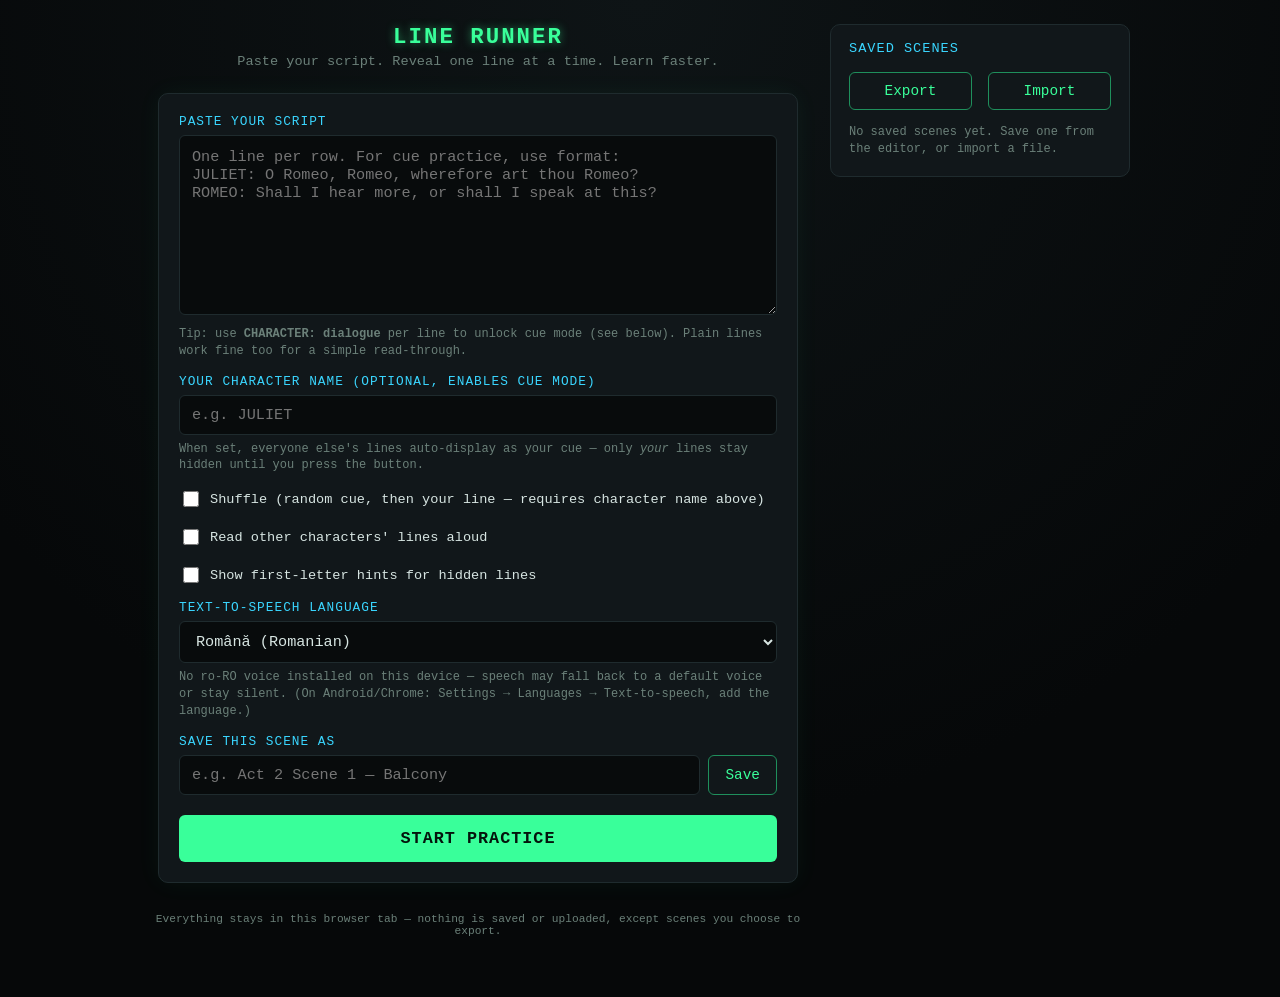
<file: linerunner/line-runner-4.html>
<!DOCTYPE html>
<html lang="en">
<head>
<meta charset="UTF-8">
<meta name="viewport" content="width=device-width, initial-scale=1.0">
<title>Line Runner — Learn Your Lines</title>
<link rel="manifest" href="manifest.json">
<meta name="theme-color" content="#0a0e0f">
<meta name="mobile-web-app-capable" content="yes">
<meta name="apple-mobile-web-app-capable" content="yes">
<meta name="apple-mobile-web-app-status-bar-style" content="black-translucent">
<meta name="apple-mobile-web-app-title" content="Line Runner">
<link rel="icon" href="icons/icon-192.png">
<link rel="apple-touch-icon" href="icons/icon-192.png">
<style>
  :root{
    --bg:#0a0e0f;
    --panel:#11171a;
    --border:#1f2b2e;
    --neon:#39ff9a;
    --neon-dim:#1f8f5c;
    --cyan:#3ad6ff;
    --text:#d7e5e2;
    --muted:#6b8079;
    --danger:#ff5f6d;
  }
  *{box-sizing:border-box;}
  body{
    margin:0;
    background:radial-gradient(circle at top, #0e1416 0%, #060809 70%);
    color:var(--text);
    font-family:'Courier New', ui-monospace, monospace;
    min-height:100vh;
    display:flex;
    flex-direction:column;
    align-items:center;
    padding:24px 16px 60px;
  }
  .layout{
    display:flex;
    align-items:flex-start;
    gap:24px;
    width:100%;
    max-width:980px;
  }
  .main-col{
    flex:1;
    min-width:0;
    display:flex;
    flex-direction:column;
    align-items:center;
  }
  .side-col{
    width:300px;
    flex-shrink:0;
  }
  .side-col details{
    background:var(--panel);
    border:1px solid var(--border);
    border-radius:10px;
    overflow:hidden;
  }
  .side-col summary{
    cursor:pointer;
    list-style:none;
    padding:16px 18px;
    color:var(--cyan);
    font-size:0.85rem;
    letter-spacing:1px;
    text-transform:uppercase;
    display:flex;
    justify-content:space-between;
    align-items:center;
  }
  .side-col summary::-webkit-details-marker{display:none;}
  .side-col summary::after{content:"▾";transition:transform 0.2s;color:var(--muted);}
  .side-col details[open] summary::after{transform:rotate(180deg);}
  .side-col .panel-body{padding:0 18px 18px;}
  @media (min-width:900px){
    .side-col summary{pointer-events:none;}
    .side-col summary::after{display:none;}
  }
  @media (max-width:899px){
    .layout{flex-direction:column;}
    .side-col{width:100%;}
  }
  h1{
    color:var(--neon);
    text-shadow:0 0 8px rgba(57,255,154,0.5);
    letter-spacing:2px;
    font-size:1.4rem;
    margin:0 0 4px;
  }
  .subtitle{color:var(--muted);font-size:0.85rem;margin-bottom:24px;text-align:center;}
  .card{
    background:var(--panel);
    border:1px solid var(--border);
    border-radius:10px;
    padding:20px;
    width:100%;
    max-width:640px;
    box-shadow:0 0 24px rgba(57,255,154,0.05);
  }
  label{display:block;font-size:0.8rem;color:var(--cyan);margin:14px 0 6px;text-transform:uppercase;letter-spacing:1px;}
  label:first-of-type{margin-top:0;}
  textarea{
    width:100%;
    min-height:180px;
    background:#080b0c;
    border:1px solid var(--border);
    color:var(--text);
    border-radius:6px;
    padding:12px;
    font-family:inherit;
    font-size:0.95rem;
    resize:vertical;
  }
  select{
    width:100%;
    background:#080b0c;
    border:1px solid var(--border);
    color:var(--text);
    border-radius:6px;
    padding:10px 12px;
    font-family:inherit;
    font-size:0.95rem;
  }
  input[type=text]{
    width:100%;
    background:#080b0c;
    border:1px solid var(--border);
    color:var(--text);
    border-radius:6px;
    padding:10px 12px;
    font-family:inherit;
    font-size:0.95rem;
  }
  .hint{color:var(--muted);font-size:0.75rem;margin-top:6px;line-height:1.4;}
  .row{display:flex;gap:16px;flex-wrap:wrap;margin-top:14px;}
  .checkbox-row{display:flex;align-items:center;gap:8px;font-size:0.85rem;color:var(--text);}
  .checkbox-row input{accent-color:var(--neon);width:16px;height:16px;}
  button{
    font-family:inherit;
    cursor:pointer;
    border-radius:6px;
    border:1px solid var(--neon-dim);
    background:transparent;
    color:var(--neon);
    padding:10px 16px;
    font-size:0.9rem;
    transition:all 0.15s;
  }
  button:hover{background:rgba(57,255,154,0.1);}
  .primary{
    width:100%;
    margin-top:20px;
    padding:14px;
    font-size:1.05rem;
    background:var(--neon);
    color:#04140c;
    border:none;
    font-weight:bold;
    letter-spacing:1px;
  }
  .primary:hover{box-shadow:0 0 16px rgba(57,255,154,0.6);}

  /* Practice view */
  #practice{display:none;width:100%;max-width:640px;flex-direction:column;align-items:center;}
  .stage{
    background:var(--panel);
    border:1px solid var(--border);
    border-radius:10px;
    width:100%;
    padding:22px;
    text-align:center;
    min-height:220px;
    display:flex;
    flex-direction:column;
    justify-content:center;
  }
  .progress{color:var(--muted);font-size:0.8rem;margin-bottom:10px;letter-spacing:1px;}
  .progress-bar{height:4px;background:var(--border);border-radius:2px;overflow:hidden;margin-bottom:20px;}
  .progress-fill{height:100%;background:var(--neon);box-shadow:0 0 8px var(--neon);transition:width 0.2s;}
  .context-line{color:var(--muted);font-size:0.85rem;margin-bottom:14px;min-height:1.2em;}
  .char-name{color:var(--cyan);font-weight:bold;letter-spacing:1px;font-size:0.85rem;margin-bottom:8px;min-height:1.2em;}
  .line-text{font-size:1.3rem;line-height:1.5;min-height:2.6em;display:flex;align-items:center;justify-content:center;}
  .line-hidden{color:var(--muted);letter-spacing:3px;}
  .big-btn{
    width:100%;
    margin-top:22px;
    padding:22px;
    font-size:1.2rem;
    background:var(--neon);
    color:#04140c;
    border:none;
    font-weight:bold;
    letter-spacing:1px;
    border-radius:10px;
  }
  .big-btn:active{transform:scale(0.98);}
  .big-btn.cue{background:var(--cyan);}
  .controls-row{display:flex;gap:10px;width:100%;margin-top:14px;flex-wrap:wrap;justify-content:center;}
  .controls-row button{flex:1;min-width:100px;}
  .score-row{display:flex;gap:20px;margin-top:16px;font-size:0.85rem;color:var(--muted);}
  .score-row span.good{color:var(--neon);}
  .score-row span.bad{color:var(--danger);}
  .score-btn.good{border-color:var(--neon-dim);color:var(--neon);}
  .score-btn.good:hover{background:rgba(57,255,154,0.1);}
  .score-btn.bad{border-color:var(--danger);color:var(--danger);}
  .score-btn.bad:hover{background:rgba(255,95,109,0.1);}
  .font-controls{display:flex;align-items:center;gap:8px;margin-top:14px;}
  .font-controls button{padding:4px 10px;}
  #done{display:none;text-align:center;}
  #done h2{color:var(--neon);}
  .scene-row{
    display:flex;
    align-items:center;
    justify-content:space-between;
    gap:8px;
    background:#080b0c;
    border:1px solid var(--border);
    border-radius:6px;
    padding:10px 12px;
    margin-bottom:8px;
  }
  .scene-info{overflow:hidden;}
  .scene-info .name{color:var(--text);font-size:0.9rem;overflow:hidden;text-overflow:ellipsis;white-space:nowrap;}
  .scene-info .meta{color:var(--muted);font-size:0.7rem;margin-top:2px;}
  .scene-actions{display:flex;gap:6px;flex-shrink:0;}
  .scene-actions button{padding:6px 10px;font-size:0.8rem;}
  .scene-actions button.del{border-color:var(--danger);color:var(--danger);}
  .scene-actions button.del:hover{background:rgba(255,95,109,0.1);}
  .storage-warning{color:var(--danger);font-size:0.72rem;margin-bottom:10px;line-height:1.4;}
  footer{color:var(--muted);font-size:0.7rem;margin-top:30px;text-align:center;}
</style>
</head>
<body>

<div class="layout">
<div class="main-col">

<h1>LINE RUNNER</h1>
<div class="subtitle">Paste your script. Reveal one line at a time. Learn faster.</div>

<div class="card" id="setup">
  <label>Paste your script</label>
  <textarea id="scriptInput" placeholder="One line per row. For cue practice, use format:&#10;JULIET: O Romeo, Romeo, wherefore art thou Romeo?&#10;ROMEO: Shall I hear more, or shall I speak at this?"></textarea>
  <div class="hint">Tip: use <b>CHARACTER: dialogue</b> per line to unlock cue mode (see below). Plain lines work fine too for a simple read-through.</div>

  <label>Your character name (optional, enables cue mode)</label>
  <input type="text" id="myChar" placeholder="e.g. JULIET">
  <div class="hint">When set, everyone else's lines auto-display as your cue — only <i>your</i> lines stay hidden until you press the button.</div>

  <div class="row">
    <div class="checkbox-row"><input type="checkbox" id="shuffleMode"> Shuffle (random cue, then your line — requires character name above)</div>
    <div class="checkbox-row"><input type="checkbox" id="speakOthers"> Read other characters' lines aloud</div>
    <div class="checkbox-row"><input type="checkbox" id="hintMode"> Show first-letter hints for hidden lines</div>
  </div>

  <label>Text-to-speech language</label>
  <select id="ttsLang">
    <option value="ro-RO">Română (Romanian)</option>
    <option value="en-US">English (US)</option>
    <option value="en-GB">English (UK)</option>
    <option value="fr-FR">Français</option>
    <option value="es-ES">Español</option>
    <option value="de-DE">Deutsch</option>
    <option value="it-IT">Italiano</option>
  </select>
  <div class="hint" id="voiceHint">Checking available voices…</div>

  <label>Save this scene as</label>
  <div style="display:flex;gap:8px;">
    <input type="text" id="sceneName" placeholder="e.g. Act 2 Scene 1 — Balcony">
    <button onclick="saveScene()" style="white-space:nowrap;">Save</button>
  </div>

  <button class="primary" onclick="startPractice()">START PRACTICE</button>
</div>

<div id="practice">
  <div class="stage">
    <div class="progress" id="progressText">LINE 1 / 1</div>
    <div class="progress-bar"><div class="progress-fill" id="progressFill" style="width:0%"></div></div>
    <div class="context-line" id="contextLine"></div>
    <div class="char-name" id="charName"></div>
    <div class="line-text" id="lineText">Press start below</div>
  </div>

  <button class="big-btn" id="mainBtn" onclick="handlePress()">NEXT LINE</button>

  <div class="controls-row" id="scoreButtons" style="display:none;">
    <button class="score-btn good" onclick="markScore(true)">Got it</button>
    <button class="score-btn bad" onclick="markScore(false)">Missed it</button>
  </div>

  <div class="controls-row">
    <button id="hideBtn" onclick="hideAgain()">Hide Again</button>
    <button onclick="restart()">Restart</button>
    <button onclick="reshuffle()">Reshuffle</button>
    <button onclick="backToSetup()">Edit Script</button>
  </div>

  <div class="score-row" id="scoreRow" style="display:none;">
    <span>Got it: <span class="good" id="gotItCount">0</span></span>
    <span>Missed: <span class="bad" id="missedCount">0</span></span>
  </div>

  <div class="font-controls">
    <span style="color:var(--muted);font-size:0.75rem;">TEXT SIZE</span>
    <button onclick="changeFont(-1)">A-</button>
    <button onclick="changeFont(1)">A+</button>
  </div>

  <div class="hint" style="margin-top:14px;text-align:center;">Space / Enter = reveal or next &nbsp;•&nbsp; G = got it &nbsp;•&nbsp; M = missed it</div>
</div>

<div id="done">
  <h2>Run complete</h2>
  <div id="doneStats"></div>
  <button class="primary" onclick="restart()">Run it again</button>
  <button id="redoMissedBtn" style="display:none;margin-top:10px;width:100%;" onclick="redoMissed()">Redo missed lines only</button>
  <button style="margin-top:10px;width:100%;" onclick="backToSetup()">Finish</button>
</div>

<footer>Everything stays in this browser tab — nothing is saved or uploaded, except scenes you choose to export.</footer>

</div><!-- /main-col -->

<aside class="side-col">
  <details id="scenesDetails">
    <summary>Saved Scenes</summary>
    <div class="panel-body">
      <div class="row" style="margin-top:0;">
        <button onclick="exportScenes()" style="flex:1;">Export</button>
        <button onclick="document.getElementById('importFile').click()" style="flex:1;">Import</button>
      </div>
      <input type="file" id="importFile" accept="application/json,.json" style="display:none;" onchange="importScenesFile(event)">
      <div id="sceneList" style="margin-top:14px;"></div>
      <div id="noScenes" class="hint">No saved scenes yet. Save one from the editor, or import a file.</div>
    </div>
  </details>
</aside>

</div><!-- /layout -->


<script>
let allLines = [];      // {character, text}
let order = [];         // indices into allLines
let pos = 0;            // position in order
let revealed = false;   // is current line currently shown
let myChar = "";
let cueMode = false;
let shuffleOn = false;
let speakOn = false;
let hintOn = false;
let gotIt = 0, missed = 0;
let missedSet = new Set(); // original allLines indices of "my" lines marked as missed
let fontSize = 1.3;
let voices = [];
let ttsLang = "ro-RO";

// ---- Scene storage (localStorage with in-memory fallback) ----
const STORAGE_KEY = "lineRunnerScenes";
let storageWorks = true;
let memoryScenes = {};

function testStorage(){
  try{
    localStorage.setItem("__lr_test__","1");
    localStorage.removeItem("__lr_test__");
    return true;
  }catch(e){
    return false;
  }
}
storageWorks = testStorage();

function loadScenes(){
  if(storageWorks){
    try{
      return JSON.parse(localStorage.getItem(STORAGE_KEY) || "{}");
    }catch(e){
      return {};
    }
  }
  return memoryScenes;
}

function saveScenes(scenes){
  if(storageWorks){
    try{
      localStorage.setItem(STORAGE_KEY, JSON.stringify(scenes));
      return;
    }catch(e){ /* fall through to memory */ }
  }
  memoryScenes = scenes;
}

function saveScene(){
  const raw = document.getElementById("scriptInput").value;
  if(raw.trim().length===0){
    alert("Paste in a script before saving.");
    return;
  }
  const name = document.getElementById("sceneName").value.trim();
  if(!name){
    alert("Give this scene a name first.");
    return;
  }
  const scenes = loadScenes();
  scenes[name] = {
    script: raw,
    myChar: document.getElementById("myChar").value.trim(),
    shuffle: document.getElementById("shuffleMode").checked,
    speak: document.getElementById("speakOthers").checked,
    hint: document.getElementById("hintMode").checked,
    ttsLang: document.getElementById("ttsLang").value
  };
  saveScenes(scenes);
  document.getElementById("sceneName").value = "";
  renderSceneList();
}

function loadScene(name){
  const scenes = loadScenes();
  const s = scenes[name];
  if(!s) return;
  document.getElementById("scriptInput").value = s.script;
  document.getElementById("myChar").value = s.myChar || "";
  document.getElementById("shuffleMode").checked = !!s.shuffle;
  document.getElementById("speakOthers").checked = !!s.speak;
  document.getElementById("hintMode").checked = !!s.hint;
  document.getElementById("ttsLang").value = s.ttsLang || "ro-RO";
  document.getElementById("sceneName").value = name;
  updateVoiceHint();
  window.scrollTo({top:0, behavior:"smooth"});
}

function deleteScene(name){
  if(!confirm(`Delete saved scene "${name}"?`)) return;
  const scenes = loadScenes();
  delete scenes[name];
  saveScenes(scenes);
  renderSceneList();
}

function renderSceneList(){
  const scenes = loadScenes();
  const names = Object.keys(scenes);
  const list = document.getElementById("sceneList");
  const empty = document.getElementById("noScenes");
  if(names.length===0){
    list.innerHTML = "";
    empty.style.display = "block";
    return;
  }
  empty.style.display = "none";
  let html = "";
  if(!storageWorks){
    html += `<div class="storage-warning">⚠ This browser tab can't persist storage (private/incognito mode, or restricted preview). Scenes will only stay saved until you close this tab — export them to keep a copy. For lasting saves, open this file directly in a normal browser tab.</div>`;
  }
  names.sort().forEach(name=>{
    const lineCount = scenes[name].script.split("\n").map(r=>r.trim()).filter(r=>r).length;
    const charLabel = scenes[name].myChar ? ` · as ${scenes[name].myChar}` : "";
    html += `<div class="scene-row">
      <div class="scene-info">
        <div class="name">${escapeHtml(name)}</div>
        <div class="meta">${lineCount} lines${charLabel}</div>
      </div>
      <div class="scene-actions">
        <button onclick="loadScene('${escapeAttr(name)}')">Load</button>
        <button class="del" onclick="deleteScene('${escapeAttr(name)}')">&times;</button>
      </div>
    </div>`;
  });
  list.innerHTML = html;
}

function exportScenes(){
  const scenes = loadScenes();
  if(Object.keys(scenes).length===0){
    alert("No saved scenes to export yet.");
    return;
  }
  const blob = new Blob([JSON.stringify(scenes, null, 2)], {type:"application/json"});
  const url = URL.createObjectURL(blob);
  const a = document.createElement("a");
  const stamp = new Date().toISOString().slice(0,10);
  a.href = url;
  a.download = `line-runner-scenes-${stamp}.json`;
  document.body.appendChild(a);
  a.click();
  document.body.removeChild(a);
  URL.revokeObjectURL(url);
}

function importScenesFile(event){
  const file = event.target.files[0];
  if(!file) return;
  const reader = new FileReader();
  reader.onload = (e)=>{
    let imported;
    try{
      imported = JSON.parse(e.target.result);
    }catch(err){
      alert("That file isn't valid scene JSON.");
      event.target.value = "";
      return;
    }
    const existing = loadScenes();
    const incomingNames = Object.keys(imported);
    if(incomingNames.length===0){
      alert("No scenes found in that file.");
      event.target.value = "";
      return;
    }
    const overwrites = incomingNames.filter(n=>existing[n]);
    if(overwrites.length>0){
      const ok = confirm(`${overwrites.length} scene(s) share a name with ones you already have and will be overwritten. Continue?`);
      if(!ok){ event.target.value = ""; return; }
    }
    const merged = {...existing, ...imported};
    saveScenes(merged);
    renderSceneList();
    alert(`Imported ${incomingNames.length} scene(s).`);
    event.target.value = "";
  };
  reader.readAsText(file);
}

function escapeHtml(s){
  return s.replace(/[&<>"']/g, c=>({"&":"&amp;","<":"&lt;",">":"&gt;",'"':"&quot;","'":"&#39;"}[c]));
}
function escapeAttr(s){
  return s.replace(/'/g,"\\'");
}

function loadVoices(){
  voices = window.speechSynthesis ? window.speechSynthesis.getVoices() : [];
  updateVoiceHint();
}
if(window.speechSynthesis){
  loadVoices();
  window.speechSynthesis.onvoiceschanged = loadVoices;
}

function updateVoiceHint(){
  const sel = document.getElementById("ttsLang");
  if(!sel) return;
  const lang = sel.value;
  const match = pickVoice(lang);
  const hintEl = document.getElementById("voiceHint");
  if(!hintEl) return;
  if(match){
    hintEl.textContent = `Voice found: ${match.name} (${match.lang})`;
  } else {
    hintEl.textContent = `No ${lang} voice installed on this device — speech may fall back to a default voice or stay silent. (On Android/Chrome: Settings → Languages → Text-to-speech, add the language.)`;
  }
}

function pickVoice(lang){
  if(!voices.length) return null;
  const base = lang.split("-")[0];
  return voices.find(v=>v.lang===lang)
      || voices.find(v=>v.lang && v.lang.toLowerCase().startsWith(base))
      || null;
}

function parseScript(raw){
  const rows = raw.split("\n").map(r=>r.trim()).filter(r=>r.length>0);
  const result = [];
  rows.forEach(row=>{
    const m = row.match(/^([A-Za-z][A-Za-z0-9 '.\-]{0,30}):\s*(.+)$/);
    if(m){
      result.push({character: m[1].trim(), text: m[2].trim()});
    } else if(result.length>0 && result[result.length-1].character){
      // continuation of the previous character's line (wrapped in the original text)
      result[result.length-1].text += " " + row;
    } else {
      result.push({character: null, text: row});
    }
  });
  return result;
}

function shuffleArray(arr){
  const a = arr.slice();
  for(let i=a.length-1;i>0;i--){
    const j = Math.floor(Math.random()*(i+1));
    [a[i],a[j]]=[a[j],a[i]];
  }
  return a;
}

function buildCuePairs(onlyIndices){
  // for every line spoken by "my" character, pair it with the line right before it (the cue).
  const pairs = [];
  for(let i=0;i<allLines.length;i++){
    const line = allLines[i];
    if(line.character && line.character.toUpperCase()===myChar){
      if(onlyIndices && !onlyIndices.has(i)) continue;
      if(i>0) pairs.push([i-1, i]);
      else pairs.push([i]);
    }
  }
  return pairs;
}

function buildOrder(){
  if(shuffleOn){
    if(cueMode){
      const pairs = shuffleArray(buildCuePairs());
      const flat = pairs.flat();
      return flat.length>0 ? flat : allLines.map((_,i)=>i);
    }
    return shuffleArray(allLines.map((_,i)=>i));
  }
  return allLines.map((_,i)=>i);
}

function firstLetterHint(text){
  return text.split(" ").map(w=>{
    const clean = w.replace(/[^A-Za-z']/g,"");
    if(clean.length===0) return w;
    return w[0] + "_".repeat(Math.max(clean.length-1,0));
  }).join(" ");
}

function startPractice(){
  const raw = document.getElementById("scriptInput").value;
  if(raw.trim().length===0){
    alert("Paste in your script first.");
    return;
  }
  allLines = parseScript(raw);
  myChar = document.getElementById("myChar").value.trim().toUpperCase();
  cueMode = myChar.length>0;
  shuffleOn = document.getElementById("shuffleMode").checked;
  if(shuffleOn && !cueMode){
    alert("Shuffle mode needs your character name (above) so it knows which lines are yours.");
    return;
  }
  speakOn = document.getElementById("speakOthers").checked;
  hintOn = document.getElementById("hintMode").checked;
  ttsLang = document.getElementById("ttsLang").value;
  gotIt = 0; missed = 0;
  missedSet = new Set();
  order = buildOrder();
  pos = 0;
  revealed = false;

  document.getElementById("setup").style.display = "none";
  document.getElementById("done").style.display = "none";
  document.getElementById("practice").style.display = "flex";
  document.getElementById("scoreRow").style.display = cueMode ? "flex" : "none";
  document.querySelector(".side-col").style.display = "none";
  updateScore();
  renderCurrent();
}

function isMyLine(line){
  return cueMode && line.character && line.character.toUpperCase()===myChar;
}

function speak(text){
  if(!speakOn) return;
  try{
    window.speechSynthesis.cancel();
    const u = new SpeechSynthesisUtterance(text);
    u.rate = 0.95;
    u.lang = ttsLang;
    const v = pickVoice(ttsLang);
    if(v) u.voice = v;
    window.speechSynthesis.speak(u);
  }catch(e){}
}

function renderCurrent(){
  if(pos >= order.length){
    showDone();
    return;
  }
  const line = allLines[order[pos]];
  const total = order.length;
  document.getElementById("progressText").textContent = `LINE ${pos+1} / ${total}`;
  document.getElementById("progressFill").style.width = `${(pos/total)*100}%`;
  document.getElementById("charName").textContent = line.character ? line.character : "";
  document.getElementById("lineText").style.fontSize = fontSize+"rem";

  // context: previous line, dimmed
  if(pos>0){
    const prev = allLines[order[pos-1]];
    const prevLabel = prev.character ? prev.character+": " : "";
    document.getElementById("contextLine").textContent = "Previous: " + prevLabel + prev.text;
  } else {
    document.getElementById("contextLine").textContent = "";
  }

  const mine = isMyLine(line);
  const mainBtn = document.getElementById("mainBtn");
  const scoreRow = document.getElementById("scoreRow");
  const scoreButtons = document.getElementById("scoreButtons");
  const hideBtn = document.getElementById("hideBtn");

  // Hide Again only makes sense for a hideable line: your own line in cue mode,
  // or any line in plain read-through mode (no cue lines exist there).
  hideBtn.style.display = (cueMode ? mine : true) ? "inline-block" : "none";

  if(mine && !revealed){
    // hide it, prompt recall
    document.getElementById("lineText").className = "line-text line-hidden";
    document.getElementById("lineText").textContent = hintOn ? firstLetterHint(line.text) : "· · · your line · · ·";
    mainBtn.textContent = "REVEAL MY LINE";
    mainBtn.className = "big-btn cue";
    scoreRow.style.display = "none";
    scoreButtons.style.display = "none";
  } else if(mine && revealed){
    document.getElementById("lineText").className = "line-text";
    document.getElementById("lineText").textContent = line.text;
    mainBtn.textContent = "NEXT LINE";
    mainBtn.className = "big-btn";
    if(cueMode){
      scoreRow.style.display = "flex";
      scoreButtons.style.display = "flex";
    }
  } else {
    // not my line, or no cue mode at all -> show only if revealed, otherwise blank until pressed (plain read-through)
    if(cueMode){
      // auto show cue lines
      document.getElementById("lineText").className = "line-text";
      document.getElementById("lineText").textContent = line.text;
      mainBtn.textContent = "NEXT LINE";
      mainBtn.className = "big-btn";
      if(!revealed){ speak(line.text); revealed = true; }
      scoreRow.style.display = "none";
      scoreButtons.style.display = "none";
    } else {
      if(!revealed){
        document.getElementById("lineText").className = "line-text line-hidden";
        document.getElementById("lineText").textContent = hintOn ? firstLetterHint(line.text) : "· · · press to reveal · · ·";
        mainBtn.textContent = "REVEAL";
        mainBtn.className = "big-btn cue";
      } else {
        document.getElementById("lineText").className = "line-text";
        document.getElementById("lineText").textContent = line.text;
        mainBtn.textContent = "NEXT LINE";
        mainBtn.className = "big-btn";
      }
    }
  }
}

function handlePress(){
  const line = allLines[order[pos]];
  const mine = isMyLine(line);
  if((mine || !cueMode) && !revealed){
    revealed = true;
    renderCurrent();
    return;
  }
  // advance
  pos++;
  revealed = false;
  renderCurrent();
}

function hideAgain(){
  const line = allLines[order[pos]];
  const mine = isMyLine(line);
  if(mine || !cueMode){
    revealed = false;
    renderCurrent();
  }
}

function markScore(good){
  const idx = order[pos];
  if(good){
    gotIt++;
    missedSet.delete(idx);
  } else {
    missed++;
    missedSet.add(idx);
  }
  updateScore();
  handlePress();
}

function updateScore(){
  document.getElementById("gotItCount").textContent = gotIt;
  document.getElementById("missedCount").textContent = missed;
}

function showDone(){
  document.getElementById("practice").style.display = "none";
  document.getElementById("done").style.display = "block";
  let stats = `<p>${order.length} lines run through.</p>`;
  if(cueMode){
    stats += `<p style="color:var(--neon)">Got it: ${gotIt} &nbsp;&nbsp; <span style="color:var(--danger)">Missed: ${missed}</span></p>`;
  }
  document.getElementById("doneStats").innerHTML = stats;
  const redoBtn = document.getElementById("redoMissedBtn");
  if(cueMode && missedSet.size>0){
    redoBtn.style.display = "block";
    redoBtn.textContent = `Redo missed lines only (${missedSet.size})`;
  } else {
    redoBtn.style.display = "none";
  }
}

function redoMissed(){
  if(missedSet.size===0) return;
  const pairs = shuffleArray(buildCuePairs(missedSet));
  order = pairs.flat();
  pos = 0;
  revealed = false;
  gotIt = 0; missed = 0;
  updateScore();
  document.getElementById("done").style.display = "none";
  document.getElementById("practice").style.display = "flex";
  document.getElementById("scoreRow").style.display = "flex";
  renderCurrent();
}

function restart(){
  pos = 0;
  revealed = false;
  gotIt = 0; missed = 0;
  missedSet = new Set();
  updateScore();
  document.getElementById("done").style.display = "none";
  document.getElementById("practice").style.display = "flex";
  document.getElementById("scoreRow").style.display = cueMode ? "flex" : "none";
  renderCurrent();
}

function reshuffle(){
  order = buildOrder();
  pos = 0;
  revealed = false;
  document.getElementById("done").style.display = "none";
  document.getElementById("practice").style.display = "flex";
  renderCurrent();
}

function backToSetup(){
  document.getElementById("practice").style.display = "none";
  document.getElementById("done").style.display = "none";
  document.getElementById("setup").style.display = "block";
  document.querySelector(".side-col").style.display = "block";
  renderSceneList();
  syncSidebar();
}

function changeFont(delta){
  fontSize = Math.min(2.2, Math.max(0.9, fontSize + delta*0.1));
  renderCurrent();
}

document.addEventListener("DOMContentLoaded", ()=>{
  const sel = document.getElementById("ttsLang");
  if(sel) sel.addEventListener("change", updateVoiceHint);
  updateVoiceHint();
  renderSceneList();
  syncSidebar();
});
window.addEventListener("resize", syncSidebar);

function syncSidebar(){
  const d = document.getElementById("scenesDetails");
  if(!d) return;
  if(window.innerWidth >= 900) d.open = true;
}

document.addEventListener("keydown", (e)=>{
  if(document.getElementById("practice").style.display !== "flex") return;
  if(e.code === "Space" || e.code === "Enter"){
    e.preventDefault();
    handlePress();
  } else if(e.key.toLowerCase()==="g" && cueMode){
    markScore(true);
  } else if(e.key.toLowerCase()==="m" && cueMode){
    markScore(false);
  } else if(e.key.toLowerCase()==="h"){
    hideAgain();
  }
});

if("serviceWorker" in navigator){
  window.addEventListener("load", ()=>{
    navigator.serviceWorker.register("sw.js").catch(()=>{
      // Registration fails harmlessly if opened as a local file:// page —
      // service workers require http(s) hosting. The app still works fine without it.
    });
  });
}
</script>
</body>
</html>
</file>
